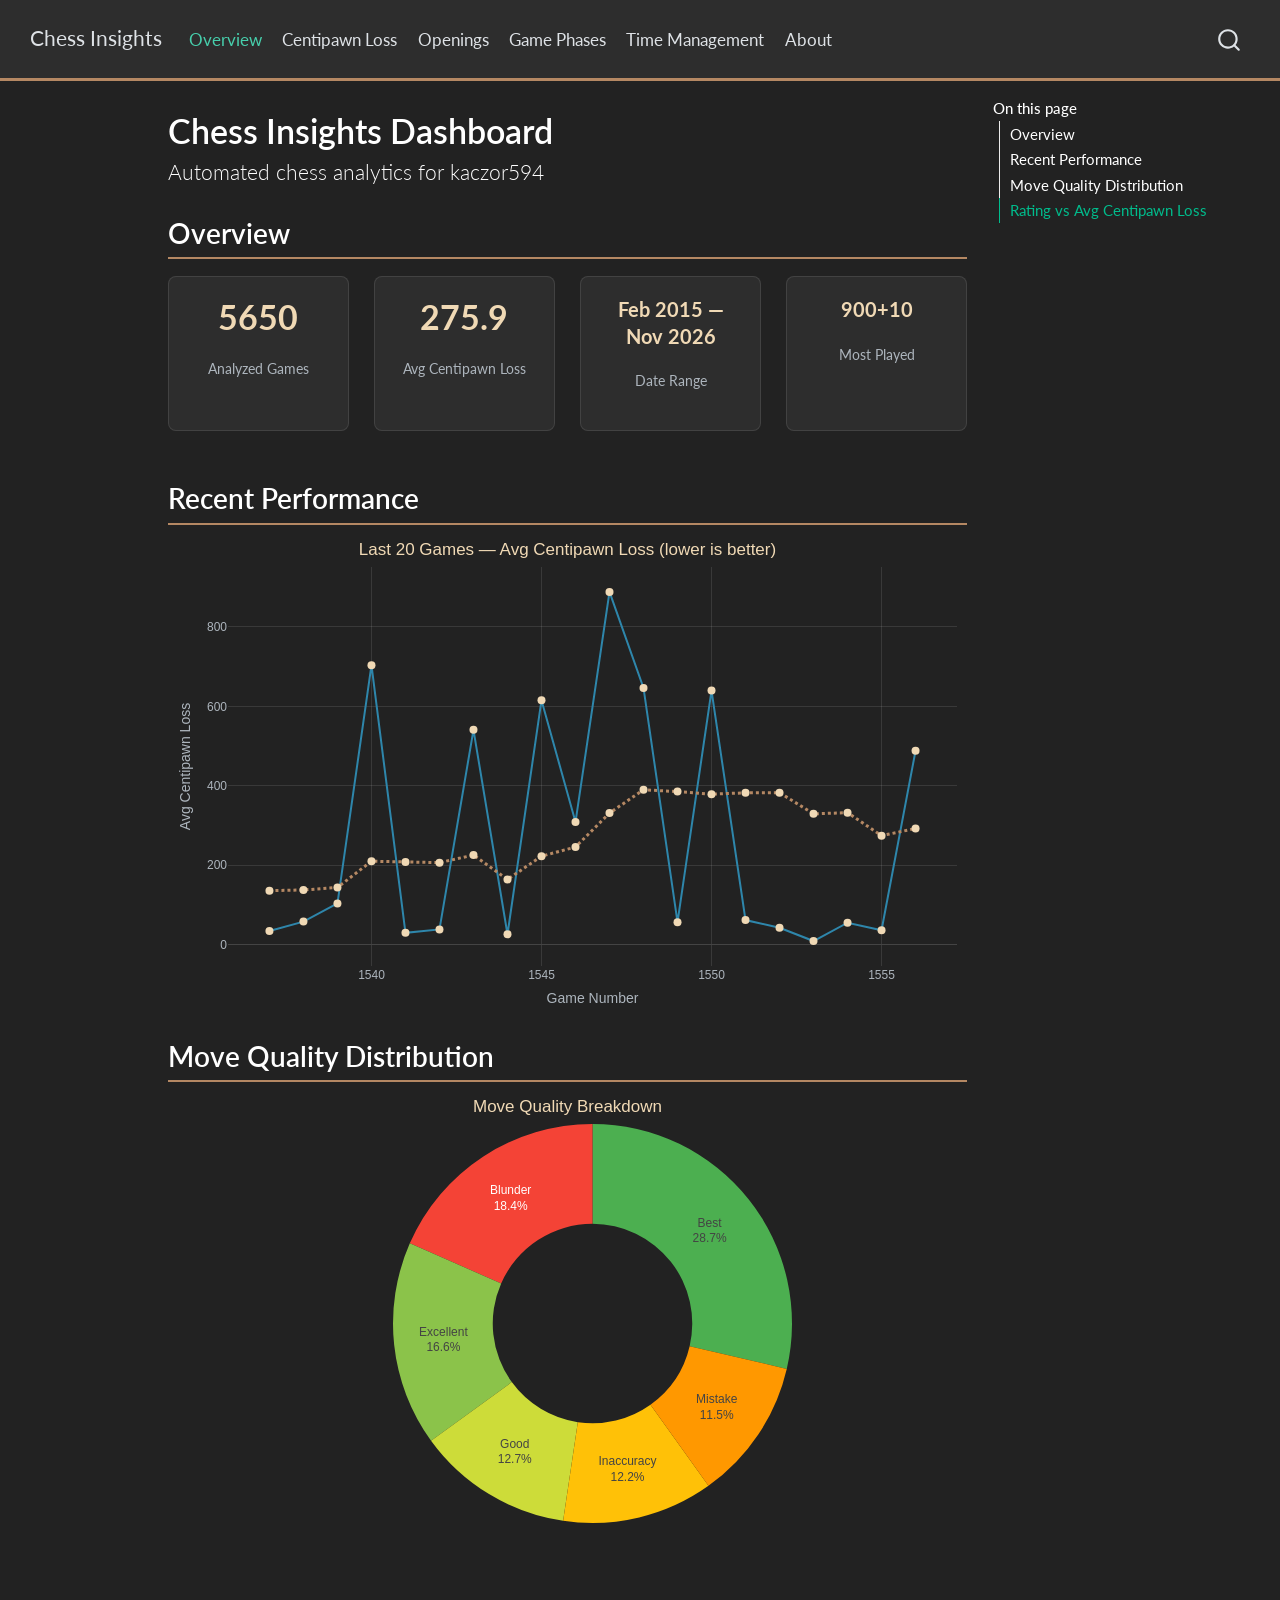
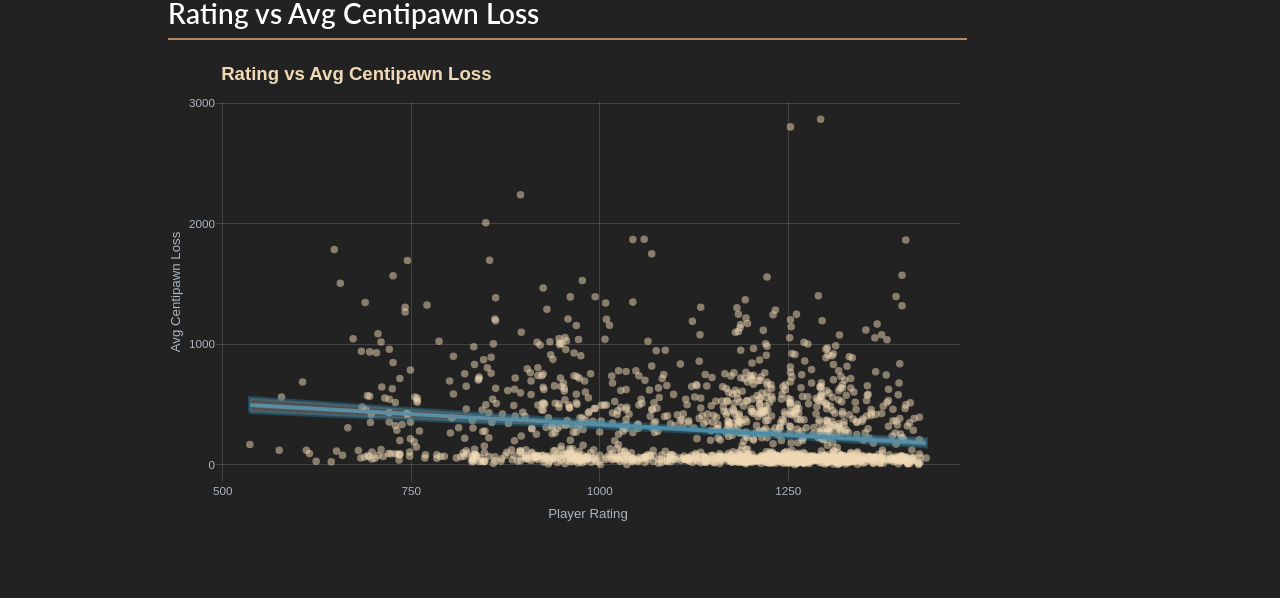
<file: docs/index.html>
<!DOCTYPE html>
<html xmlns="http://www.w3.org/1999/xhtml" lang="en" xml:lang="en"><head>

<meta charset="utf-8">
<meta name="generator" content="quarto-1.6.42">

<meta name="viewport" content="width=device-width, initial-scale=1.0, user-scalable=yes">


<title>Chess Insights Dashboard – Chess Insights</title>
<style>
code{white-space: pre-wrap;}
span.smallcaps{font-variant: small-caps;}
div.columns{display: flex; gap: min(4vw, 1.5em);}
div.column{flex: auto; overflow-x: auto;}
div.hanging-indent{margin-left: 1.5em; text-indent: -1.5em;}
ul.task-list{list-style: none;}
ul.task-list li input[type="checkbox"] {
  width: 0.8em;
  margin: 0 0.8em 0.2em -1em; /* quarto-specific, see https://github.com/quarto-dev/quarto-cli/issues/4556 */ 
  vertical-align: middle;
}
</style>


<script src="site_libs/quarto-nav/quarto-nav.js"></script>
<script src="site_libs/quarto-nav/headroom.min.js"></script>
<script src="site_libs/clipboard/clipboard.min.js"></script>
<script src="site_libs/quarto-search/autocomplete.umd.js"></script>
<script src="site_libs/quarto-search/fuse.min.js"></script>
<script src="site_libs/quarto-search/quarto-search.js"></script>
<meta name="quarto:offset" content="./">
<script src="site_libs/quarto-html/quarto.js"></script>
<script src="site_libs/quarto-html/popper.min.js"></script>
<script src="site_libs/quarto-html/tippy.umd.min.js"></script>
<script src="site_libs/quarto-html/anchor.min.js"></script>
<link href="site_libs/quarto-html/tippy.css" rel="stylesheet">
<link href="site_libs/quarto-html/quarto-syntax-highlighting-dark-b53751a350365c71b6c909e95f209ed1.css" rel="stylesheet" id="quarto-text-highlighting-styles">
<script src="site_libs/bootstrap/bootstrap.min.js"></script>
<link href="site_libs/bootstrap/bootstrap-icons.css" rel="stylesheet">
<link href="site_libs/bootstrap/bootstrap-f7415341d87a957c03202124dd040634.min.css" rel="stylesheet" append-hash="true" id="quarto-bootstrap" data-mode="dark">
<script id="quarto-search-options" type="application/json">{
  "location": "navbar",
  "copy-button": false,
  "collapse-after": 3,
  "panel-placement": "end",
  "type": "overlay",
  "limit": 50,
  "keyboard-shortcut": [
    "f",
    "/",
    "s"
  ],
  "show-item-context": false,
  "language": {
    "search-no-results-text": "No results",
    "search-matching-documents-text": "matching documents",
    "search-copy-link-title": "Copy link to search",
    "search-hide-matches-text": "Hide additional matches",
    "search-more-match-text": "more match in this document",
    "search-more-matches-text": "more matches in this document",
    "search-clear-button-title": "Clear",
    "search-text-placeholder": "",
    "search-detached-cancel-button-title": "Cancel",
    "search-submit-button-title": "Submit",
    "search-label": "Search"
  }
}</script>
<link href="site_libs/htmltools-fill-0.5.8.1/fill.css" rel="stylesheet">
<script src="site_libs/htmlwidgets-1.6.4/htmlwidgets.js"></script>
<script src="site_libs/plotly-binding-4.11.0/plotly.js"></script>
<script src="site_libs/typedarray-0.1/typedarray.min.js"></script>
<script src="site_libs/jquery-3.5.1/jquery.min.js"></script>
<link href="site_libs/crosstalk-1.2.1/css/crosstalk.min.css" rel="stylesheet">
<script src="site_libs/crosstalk-1.2.1/js/crosstalk.min.js"></script>
<link href="site_libs/plotly-htmlwidgets-css-2.11.1/plotly-htmlwidgets.css" rel="stylesheet">
<script src="site_libs/plotly-main-2.11.1/plotly-latest.min.js"></script>


<link rel="stylesheet" href="styles.css">
</head>

<body class="nav-fixed">

<div id="quarto-search-results"></div>
  <header id="quarto-header" class="headroom fixed-top">
    <nav class="navbar navbar-expand-lg " data-bs-theme="dark">
      <div class="navbar-container container-fluid">
      <div class="navbar-brand-container mx-auto">
    <a class="navbar-brand" href="./index.html">
    <span class="navbar-title">Chess Insights</span>
    </a>
  </div>
            <div id="quarto-search" class="" title="Search"></div>
          <button class="navbar-toggler" type="button" data-bs-toggle="collapse" data-bs-target="#navbarCollapse" aria-controls="navbarCollapse" role="menu" aria-expanded="false" aria-label="Toggle navigation" onclick="if (window.quartoToggleHeadroom) { window.quartoToggleHeadroom(); }">
  <span class="navbar-toggler-icon"></span>
</button>
          <div class="collapse navbar-collapse" id="navbarCollapse">
            <ul class="navbar-nav navbar-nav-scroll me-auto">
  <li class="nav-item">
    <a class="nav-link active" href="./index.html" aria-current="page"> 
<span class="menu-text">Overview</span></a>
  </li>  
  <li class="nav-item">
    <a class="nav-link" href="./accuracy.html"> 
<span class="menu-text">Centipawn Loss</span></a>
  </li>  
  <li class="nav-item">
    <a class="nav-link" href="./openings.html"> 
<span class="menu-text">Openings</span></a>
  </li>  
  <li class="nav-item">
    <a class="nav-link" href="./phases.html"> 
<span class="menu-text">Game Phases</span></a>
  </li>  
  <li class="nav-item">
    <a class="nav-link" href="./time-management.html"> 
<span class="menu-text">Time Management</span></a>
  </li>  
  <li class="nav-item">
    <a class="nav-link" href="./about.html"> 
<span class="menu-text">About</span></a>
  </li>  
</ul>
          </div> <!-- /navcollapse -->
            <div class="quarto-navbar-tools">
</div>
      </div> <!-- /container-fluid -->
    </nav>
</header>
<!-- content -->
<div id="quarto-content" class="quarto-container page-columns page-rows-contents page-layout-article page-navbar">
<!-- sidebar -->
<!-- margin-sidebar -->
    <div id="quarto-margin-sidebar" class="sidebar margin-sidebar">
        <nav id="TOC" role="doc-toc" class="toc-active">
    <h2 id="toc-title">On this page</h2>
   
  <ul>
  <li><a href="#overview" id="toc-overview" class="nav-link active" data-scroll-target="#overview">Overview</a></li>
  <li><a href="#recent-performance" id="toc-recent-performance" class="nav-link" data-scroll-target="#recent-performance">Recent Performance</a></li>
  <li><a href="#move-quality-distribution" id="toc-move-quality-distribution" class="nav-link" data-scroll-target="#move-quality-distribution">Move Quality Distribution</a></li>
  <li><a href="#rating-vs-avg-centipawn-loss" id="toc-rating-vs-avg-centipawn-loss" class="nav-link" data-scroll-target="#rating-vs-avg-centipawn-loss">Rating vs Avg Centipawn Loss</a></li>
  </ul>
</nav>
    </div>
<!-- main -->
<main class="content" id="quarto-document-content">

<header id="title-block-header" class="quarto-title-block default">
<div class="quarto-title">
<h1 class="title">Chess Insights Dashboard</h1>
<p class="subtitle lead">Automated chess analytics for kaczor594</p>
</div>



<div class="quarto-title-meta">

    
  
    
  </div>
  


</header>


<section id="overview" class="level2">
<h2 class="anchored" data-anchor-id="overview">Overview</h2>
<div class="grid">
<div class="g-col-3">
<div class="stat-card">
<p><span class="stat-value">5650</span></p>
<p><span class="stat-label">Analyzed Games</span></p>
</div>
</div>
<div class="g-col-3">
<div class="stat-card">
<p><span class="stat-value">275.9</span></p>
<p><span class="stat-label">Avg Centipawn Loss</span></p>
</div>
</div>
<div class="g-col-3">
<div class="stat-card">
<p><span class="stat-value stat-value-small" style="font-size: 1.2rem;">Feb 2015 — Nov 2026</span></p>
<p><span class="stat-label">Date Range</span></p>
</div>
</div>
<div class="g-col-3">
<div class="stat-card">
<p><span class="stat-value stat-value-small" style="font-size: 1.2rem;">900+10</span></p>
<p><span class="stat-label">Most Played</span></p>
</div>
</div>
</div>
</section>
<section id="recent-performance" class="level2">
<h2 class="anchored" data-anchor-id="recent-performance">Recent Performance</h2>
<div class="cell">
<div class="cell-output-display">
<div class="plotly html-widget html-fill-item" id="htmlwidget-3e05ff5d192b1cabd4a3" style="width:100%;height:464px;"></div>
<script type="application/json" data-for="htmlwidget-3e05ff5d192b1cabd4a3">{"x":{"visdat":{"acc45b560838":["function () ","plotlyVisDat"]},"cur_data":"acc45b560838","attrs":{"acc45b560838":{"x":{},"y":{},"mode":"markers+lines","marker":{"size":8,"color":"#f0d9b5"},"line":{"color":"#2E86AB"},"hovertemplate":"Game %{x}<br>ACPL: %{y:.1f}<extra><\/extra>","alpha_stroke":1,"sizes":[10,100],"spans":[1,20],"type":"scatter"},"acc45b560838.1":{"x":{},"y":{},"mode":"lines","marker":{"size":8,"color":"#f0d9b5"},"line":{"color":"#b58863","width":3,"dash":"dot"},"hovertemplate":"Rolling Avg: %{y:.1f}<extra><\/extra>","alpha_stroke":1,"sizes":[10,100],"spans":[1,20],"type":"scatter","name":"Rolling Avg","inherit":true}},"layout":{"margin":{"b":40,"l":60,"t":25,"r":10},"title":{"text":"Last 20 Games — Avg Centipawn Loss (lower is better)","font":{"color":"#f0d9b5"}},"xaxis":{"domain":[0,1],"automargin":true,"title":"Game Number","gridcolor":"rgba(255,255,255,0.1)"},"yaxis":{"domain":[0,1],"automargin":true,"title":"Avg Centipawn Loss","gridcolor":"rgba(255,255,255,0.1)"},"paper_bgcolor":"rgba(0,0,0,0)","plot_bgcolor":"rgba(0,0,0,0)","font":{"color":"#adb5bd"},"showlegend":false,"hovermode":"closest"},"source":"A","config":{"modeBarButtonsToAdd":["hoverclosest","hovercompare"],"showSendToCloud":false},"data":[{"x":[1537,1538,1539,1540,1541,1542,1543,1544,1545,1546,1547,1548,1549,1550,1551,1552,1553,1554,1555,1556],"y":[34.222222222222221,57.945454545454545,103.68181818181814,703.46666666666636,29.705882352941174,38.275862068965509,540.84615384615347,26.095238095238095,615.34285714285681,308.5,887.97674418604697,646.17647058823536,56.600000000000001,639.63076923076869,61.777777777777779,42.400000000000006,9,55.102040816326536,36.333333333333329,488.25],"mode":"markers+lines","marker":{"color":"#f0d9b5","size":8,"line":{"color":"rgba(31,119,180,1)"}},"line":{"color":"#2E86AB"},"hovertemplate":["Game %{x}<br>ACPL: %{y:.1f}<extra><\/extra>","Game %{x}<br>ACPL: %{y:.1f}<extra><\/extra>","Game %{x}<br>ACPL: %{y:.1f}<extra><\/extra>","Game %{x}<br>ACPL: %{y:.1f}<extra><\/extra>","Game %{x}<br>ACPL: %{y:.1f}<extra><\/extra>","Game %{x}<br>ACPL: %{y:.1f}<extra><\/extra>","Game %{x}<br>ACPL: %{y:.1f}<extra><\/extra>","Game %{x}<br>ACPL: %{y:.1f}<extra><\/extra>","Game %{x}<br>ACPL: %{y:.1f}<extra><\/extra>","Game %{x}<br>ACPL: %{y:.1f}<extra><\/extra>","Game %{x}<br>ACPL: %{y:.1f}<extra><\/extra>","Game %{x}<br>ACPL: %{y:.1f}<extra><\/extra>","Game %{x}<br>ACPL: %{y:.1f}<extra><\/extra>","Game %{x}<br>ACPL: %{y:.1f}<extra><\/extra>","Game %{x}<br>ACPL: %{y:.1f}<extra><\/extra>","Game %{x}<br>ACPL: %{y:.1f}<extra><\/extra>","Game %{x}<br>ACPL: %{y:.1f}<extra><\/extra>","Game %{x}<br>ACPL: %{y:.1f}<extra><\/extra>","Game %{x}<br>ACPL: %{y:.1f}<extra><\/extra>","Game %{x}<br>ACPL: %{y:.1f}<extra><\/extra>"],"type":"scatter","error_y":{"color":"rgba(31,119,180,1)"},"error_x":{"color":"rgba(31,119,180,1)"},"xaxis":"x","yaxis":"y","frame":null},{"x":[1537,1538,1539,1540,1541,1542,1543,1544,1545,1546,1547,1548,1549,1550,1551,1552,1553,1554,1555,1556],"y":[135.8457910845745,137.60233653911996,143.91534594350867,210.0935915575437,208.16751312617117,206.45968266640105,225.4052355510164,164.13828877230492,222.6648821788983,245.80821551223164,331.18366770861411,390.00676931289217,385.29858749471038,378.91499775112061,382.12218729360427,382.53460108670771,329.3499857020924,332.25066597420118,274.34971359324885,292.32471359324887],"mode":"lines+markers","marker":{"color":"#f0d9b5","size":8,"line":{"color":"rgba(255,127,14,1)"}},"line":{"color":"#b58863","width":3,"dash":"dot"},"hovertemplate":["Rolling Avg: %{y:.1f}<extra><\/extra>","Rolling Avg: %{y:.1f}<extra><\/extra>","Rolling Avg: %{y:.1f}<extra><\/extra>","Rolling Avg: %{y:.1f}<extra><\/extra>","Rolling Avg: %{y:.1f}<extra><\/extra>","Rolling Avg: %{y:.1f}<extra><\/extra>","Rolling Avg: %{y:.1f}<extra><\/extra>","Rolling Avg: %{y:.1f}<extra><\/extra>","Rolling Avg: %{y:.1f}<extra><\/extra>","Rolling Avg: %{y:.1f}<extra><\/extra>","Rolling Avg: %{y:.1f}<extra><\/extra>","Rolling Avg: %{y:.1f}<extra><\/extra>","Rolling Avg: %{y:.1f}<extra><\/extra>","Rolling Avg: %{y:.1f}<extra><\/extra>","Rolling Avg: %{y:.1f}<extra><\/extra>","Rolling Avg: %{y:.1f}<extra><\/extra>","Rolling Avg: %{y:.1f}<extra><\/extra>","Rolling Avg: %{y:.1f}<extra><\/extra>","Rolling Avg: %{y:.1f}<extra><\/extra>","Rolling Avg: %{y:.1f}<extra><\/extra>"],"type":"scatter","name":"Rolling Avg","error_y":{"color":"rgba(255,127,14,1)"},"error_x":{"color":"rgba(255,127,14,1)"},"xaxis":"x","yaxis":"y","frame":null}],"highlight":{"on":"plotly_click","persistent":false,"dynamic":false,"selectize":false,"opacityDim":0.20000000000000001,"selected":{"opacity":1},"debounce":0},"shinyEvents":["plotly_hover","plotly_click","plotly_selected","plotly_relayout","plotly_brushed","plotly_brushing","plotly_clickannotation","plotly_doubleclick","plotly_deselect","plotly_afterplot","plotly_sunburstclick"],"base_url":"https://plot.ly"},"evals":[],"jsHooks":[]}</script>
</div>
</div>
</section>
<section id="move-quality-distribution" class="level2">
<h2 class="anchored" data-anchor-id="move-quality-distribution">Move Quality Distribution</h2>
<div class="cell">
<div class="cell-output-display">
<div class="plotly html-widget html-fill-item" id="htmlwidget-1c9ecc28322a1c36d0bf" style="width:100%;height:464px;"></div>
<script type="application/json" data-for="htmlwidget-1c9ecc28322a1c36d0bf">{"x":{"visdat":{"acc45e7e2df8":["function () ","plotlyVisDat"]},"cur_data":"acc45e7e2df8","attrs":{"acc45e7e2df8":{"labels":{},"values":{},"hole":0.5,"marker":{"colors":["#4CAF50","#8BC34A","#CDDC39","#FFC107","#FF9800","#F44336"]},"textinfo":"label+percent","hovertemplate":"%{label}: %{value} moves (%{percent})<extra><\/extra>","alpha_stroke":1,"sizes":[10,100],"spans":[1,20],"type":"pie"}},"layout":{"margin":{"b":40,"l":60,"t":25,"r":10},"title":{"text":"Move Quality Breakdown","font":{"color":"#f0d9b5"}},"paper_bgcolor":"rgba(0,0,0,0)","plot_bgcolor":"rgba(0,0,0,0)","font":{"color":"#adb5bd"},"showlegend":false,"hovermode":"closest"},"source":"A","config":{"modeBarButtonsToAdd":["hoverclosest","hovercompare"],"showSendToCloud":false},"data":[{"labels":["Best","Excellent","Good","Inaccuracy","Mistake","Blunder"],"values":[14977,8662,6615,6389,5999,9629],"hole":0.5,"marker":{"color":"rgba(31,119,180,1)","colors":["#4CAF50","#8BC34A","#CDDC39","#FFC107","#FF9800","#F44336"],"line":{"color":"rgba(0,0,0,0)"}},"textinfo":"label+percent","hovertemplate":["%{label}: %{value} moves (%{percent})<extra><\/extra>","%{label}: %{value} moves (%{percent})<extra><\/extra>","%{label}: %{value} moves (%{percent})<extra><\/extra>","%{label}: %{value} moves (%{percent})<extra><\/extra>","%{label}: %{value} moves (%{percent})<extra><\/extra>","%{label}: %{value} moves (%{percent})<extra><\/extra>"],"type":"pie","frame":null}],"highlight":{"on":"plotly_click","persistent":false,"dynamic":false,"selectize":false,"opacityDim":0.20000000000000001,"selected":{"opacity":1},"debounce":0},"shinyEvents":["plotly_hover","plotly_click","plotly_selected","plotly_relayout","plotly_brushed","plotly_brushing","plotly_clickannotation","plotly_doubleclick","plotly_deselect","plotly_afterplot","plotly_sunburstclick"],"base_url":"https://plot.ly"},"evals":[],"jsHooks":[]}</script>
</div>
</div>
</section>
<section id="rating-vs-avg-centipawn-loss" class="level2">
<h2 class="anchored" data-anchor-id="rating-vs-avg-centipawn-loss">Rating vs Avg Centipawn Loss</h2>
<div class="cell">
<div class="cell-output-display">
<div class="plotly html-widget html-fill-item" id="htmlwidget-b8346fc8edc25c92c8b9" style="width:100%;height:464px;"></div>
<script type="application/json" data-for="htmlwidget-b8346fc8edc25c92c8b9">{"x":{"data":[{"x":[1052,910,1071,1033,928,859,806,725,688,648,611,644,683,659,690,721,1255,726,706,734,758,742,723,711,695,713,729,748,729,742,757,771,758,745,755,744,1170,731,721,1262,1026,1134,1007,923,863,821,758,694,1225,1262,1229,651,1290,1336,1371,738,1322,754,768,749,1283,729,748,733,721,735,720,735,749,735,721,710,697,685,606,695,684,1073,949,1059,673,680,977,689,698,692,702,1314,911,1279,1306,1342,806,726,710,1294,1256,1224,1198,1176,1157,1142,1129,1117,1150,1180,1164,1150,1178,1203,1225,1216,749,1198,1182,1204,1186,1157,1171,1184,1196,1181,1157,1178,1189,1166,1184,1194,1209,1217,1230,1215,1223,1209,1204,1212,1194,1177,1191,1175,1185,1194,1202,1186,1175,1164,1176,1184,1174,1182,1172,1163,1150,1143,1157,1170,1160,1151,1142,1134,1152,1139,1159,1138,1119,1076,656,578,536,575,624,666,698,735,696,1033,1033,1033,1123,1178,1116,1107,1013,1089,1139,1109,1072,1160,1196,1147,1175,1136,1134,1107,1087,1118,1100,1085,1113,1118,1103,1090,1078,1067,1111,1134,1094,1090,1110,769,704,745,787,813,837,1122,858,831,1075,810,794,1090,761,784,804,784,1101,802,819,832,833,820,834,849,834,821,834,833,846,859,847,857,846,835,1090,845,836,847,856,847,839,831,823,1074,830,823,831,840,848,840,833,1094,832,824,816,823,832,840,848,856,849,842,843,851,844,853,861,853,862,871,862,853,861,869,861,854,862,870,877,884,875,883,891,898,904,896,902,894,886,895,902,895,886,895,904,1126,895,904,896,888,896,887,879,887,895,715,902,910,901,909,901,910,918,1108,926,935,945,952,961,955,963,955,947,939,948,615,941,949,956,955,961,969,961,969,960,969,976,984,991,999,1008,1017,1009,706,789,1017,1026,1126,1016,1008,1000,992,984,991,1000,1008,1016,1025,1017,1027,1035,1025,1017,1025,1036,1044,1035,1043,1051,1042,1050,1043,1035,1042,1051,1059,1050,1051,1044,1052,1060,1069,1077,1086,1094,1087,1079,1072,1064,1056,1048,1055,1063,1055,1064,1071,1079,1072,1066,1061,1069,1078,1070,1062,1069,1060,1060,1051,1060,1052,1043,1036,1044,1036,1044,1035,1028,1020,1013,1021,1029,1035,1028,1036,1044,1035,1044,1037,1030,1023,1016,1023,1031,1038,1039,1031,1024,1017,1009,1002,1096,994,986,994,1002,993,1067,1097,1117,1138,985,993,985,1159,1187,977,975,969,978,988,980,972,964,971,964,957,949,941,1168,1187,1187,1202,1142,1187,1171,1155,1170,1184,1196,1183,1172,1160,1149,950,1161,1175,1180,959,951,958,1169,1159,1170,1180,966,974,1170,981,1179,1188,1196,1204,1212,988,1220,995,994,985,978,971,1222,1214,963,954,946,937,929,937,944,937,929,938,1222,1214,1221,930,923,930,923,1228,1220,1229,916,908,916,1222,925,917,909,1215,1223,917,925,917,910,918,927,934,927,918,925,934,926,918,917,925,925,1231,934,941,932,939,948,955,946,1240,924,954,946,937,944,953,962,970,971,962,969,1249,960,968,961,1258,953,961,969,961,954,961,1251,970,977,984,977,969,1159,960,968,975,966,1243,1251,1244,973,1252,981,973,981,989,981,974,982,973,965,957,948,957,965,973,1245,1237,1230,1239,965,957,1238,949,941,933,925,932,926,918,909,1176,1229,1236,1227,1191,1173,1183,1168,1154,1171,1159,1147,1168,1180,1212,1197,1180,1165,1173,1183,1184,1171,1187,1202,1218,1232,1215,1229,1242,1255,1267,1278,1288,1298,1259,1298,1261,1295,1264,1293,1266,1243,1220,1239,1255,1235,1217,1204,1191,1172,1156,1142,1127,1116,1099,1113,1129,1114,1128,1112,1125,1140,1127,1111,1099,1083,1070,1082,1067,1082,1098,1082,1023,1087,1032,1020,1093,1027,971,1014,973,1006,971,940,913,1094,1148,1196,1155,1189,1220,1188,1212,1187,1162,1138,1162,1140,888,1118,1135,1152,1166,1148,1134,1132,1146,1128,1114,1127,1140,1152,1140,1128,1118,1107,1119,1130,1122,1133,1123,1132,1141,1133,1142,1151,1142,1150,1159,1168,1175,1183,1190,1182,1189,1196,1204,1213,1221,1230,1222,1213,1213,1221,1212,1220,1227,1235,1242,1241,1250,1241,1248,1240,1232,1241,1232,1241,1248,1241,1248,1240,1248,1248,1255,1246,1254,1255,1264,1272,1264,1256,1269,1281,1292,1282,1293,1303,1313,1303,1292,1281,1292,1302,1310,1302,1310,1318,1309,1319,1309,1301,1310,1319,1310,1301,1293,1303,1294,1302,1310,1302,1294,1302,1310,1301,1293,1285,1277,1269,1261,1253,1245,1254,1245,1254,1263,1271,1279,1271,1263,1254,1262,1254,1262,1253,1246,1239,1231,1222,1230,1221,1215,1207,1200,1192,1201,1193,1201,1193,1201,1191,1199,1208,1201,1194,1187,1194,1186,1177,1169,1162,1170,1179,1188,1195,1185,1193,1201,1192,1183,1191,1185,1178,1187,1194,1188,1196,1204,1196,1188,1179,1186,1195,1204,1195,1187,1195,1203,1212,1203,1195,1186,1194,1201,1208,1216,1224,1232,1238,1247,1255,1263,1269,1277,1284,1276,1284,1274,1266,1258,1268,1268,1276,1267,1276,1266,1259,1252,1261,1252,1242,1250,1241,1233,1227,921,878,801,693,914,946,1220,1228,1236,1244,1236,1228,1218,1211,1219,1226,1233,1241,1233,1225,1219,1212,1212,1221,1213,1221,1229,1236,1228,1237,1247,1238,1228,915,1219,1210,1220,1211,1219,1212,1204,1197,1204,1213,1205,1199,1189,1197,1190,1200,1208,1215,1206,1214,1222,1213,1228,1236,1229,1223,1214,1223,1215,1207,1215,1222,1231,1241,1231,1222,1229,1221,1228,1236,1226,1220,1226,1218,1210,1219,1226,1218,1211,1202,1192,1185,1194,1186,1186,947,981,954,1177,1185,1193,1202,1193,1186,1178,1169,1176,1182,1190,1183,1191,1185,979,1001,1023,1177,1186,1178,1187,1179,1187,1196,1188,1196,1206,1214,1222,1230,1222,1228,1221,1228,1234,1225,1233,1240,1248,1254,1261,1260,1252,1259,1251,1241,1241,1235,1244,1253,1246,1246,1254,1262,1270,1262,1254,1262,1271,1264,1272,1265,1272,1264,1256,1248,1242,1251,1258,1268,1277,1268,1260,1270,1278,1286,1294,1288,1296,1287,1279,1272,1279,1286,1295,1304,1312,1318,1312,1321,1330,1322,1329,1320,1312,1304,1312,1319,1326,1333,1342,1333,1340,1341,1331,1322,1328,1319,1310,1317,1311,1310,1302,1311,1302,1294,1288,1295,1287,1294,1284,1275,1267,1276,1283,1291,1299,1291,1283,1290,1281,1289,1296,1303,1303,1295,1287,1295,1287,1296,1287,1287,1295,1301,1291,1284,1291,1300,1309,1315,1307,1314,1322,1331,1324,1332,1339,1346,1336,1327,1317,1326,1333,1325,1333,1324,1332,1322,1330,1338,1339,1331,1324,1316,1308,1300,1292,1292,1301,1309,1301,1295,1305,1313,1307,1297,1306,1300,1292,1300,1301,1291,1300,1309,1301,1293,1300,1308,1317,1324,1315,1307,1300,1307,1297,1288,1297,1304,1312,1318,1326,1335,1327,1336,1345,1352,1360,1354,1347,1339,1331,1338,1346,1354,1364,1357,1365,1373,1365,1356,1366,1357,1349,1348,1340,1347,1337,1345,1352,1358,1365,1373,1363,1353,1360,1368,1360,1350,1357,1364,1372,1363,1370,1376,1375,1366,1374,1380,1372,1380,1386,1396,1388,1396,1404,1411,1405,1413,1406,1398,1389,1395,1393,1384,1375,1366,1356,1363,1355,1363,1355,1363,1356,1364,1357,1349,1357,1348,1355,1363,1379,1387,1395,1387,1393,1399,1393,1401,1408,1402,1394,1385,1393,1401,1411,1404,1412,1405,1399,1407,1415,1424,1416,1425,1417,1424,1416,1425,1433,1424,1422,1414,1407,1399,1407,1407,1401,1393,1400,1393,1400,1392,1399,1392,1400,1409,1400,1393,1401,1393,1401,1409,1401,1409,1415,1408,1416,1423,1423,1415,1409,1400,1406,1398,1389,1397,1405,1397,1389,1383,1374,1365,1374,1382,1374,1381,1390,1381,1375,1383,1390,1383,1376,1370,1360,1353,1360,1366,1357,1349,1341,1347,1341,1333,1323,1314,1320,1328,1320,1329,1321,1327,1320,1310,1317,1311,1302,1318,1325,1316,1323,1315,1308,978,1316,1324,1316,1308,1300,1309,1301,1293,1284,1276,1268,1276,1269,1262,1253,1261,1253,1253,1253,1253,1253,1253,1253,1253,1253,1253,1253,1253,1262,1270,1278,1270,1278,1270,1262,1262,1262,1271,1279,1287,1279,1279,1271,1263,939,1263,1255,1263,1271,1279,1279,1287,1295,1302,1302,1310,1302,1310,1318,1310,1318,1310,1318,1310,1317,1325,1333,1341,1349,1341,1333,1341,1333,1341,1349,1357,1349,1341,1333,965,1325,1333,1325,1333,1325,1333,1325,1317,1325,1317,1309,1300,1292,1302,1293,1285,1291,1299,1305,1313,1306],"y":[739.16666666666652,302.46511627906983,120.3111111111111,115.38095238095238,54.207792207792231,1003.9000000000002,588.82352941176498,632.659574468085,65.125,1785.6666666666665,121.4375,26.199999999999999,57.608695652173914,79.880597014925385,459.66176470588226,960,121.15384615384615,849,1087.366666666667,41.399999999999999,535.54838709677449,1306.9333333333332,92.230769230769226,646.64864864864865,570.38297872340411,70.461538461538467,92.299999999999997,71.5,517.86486486486478,1267.9347826086955,148.86666666666667,1325.9545454545453,554.82608695652164,1694.4074074074072,563.95454545454527,427.13114754098353,326.07142857142827,288.02500000000009,545.0526315789474,17.363636363636363,66.586206896551715,553.95652173913049,1041.2592592592594,458.54166666666669,508.61538461538458,755.75999999999988,519.63636363636351,67.36666666666666,515.07317073170714,88.89655172413795,546.92592592592609,114.88888888888889,225.71428571428581,83.083333333333343,20.25,335.44444444444446,638.30000000000007,192.77777777777777,58.666666666666671,786.65517241379303,45.357142857142854,326.34210526315769,107.04166666666667,87.387096774193552,355.67647058823536,202.1290322580646,95.666666666666671,93.851851851851848,354.75438596491233,717,433.6538461538463,128,417.44444444444446,480.2592592592593,687.60714285714266,937.40909090909099,943.32352941176464,268.5217391304347,155.90000000000001,1871.4714285714283,1045.4499999999996,120.375,1529.0526315789477,1346.7555555555555,106.58333333333334,574.73684210526301,55.684210526315795,39.1875,57.285714285714285,55.244444444444447,69.882352941176464,108.33333333333334,901.69230769230762,1568.464285714286,1019.9354838709683,681.97826086956525,74.666666666666657,61.941176470588232,88.846153846153854,588.38000000000022,335.51515151515127,653.78125,656.125,59.820512820512818,353.86206896551721,619.194444444444,74,73.34210526315789,448.3384615384615,443.60000000000008,31.44927536231884,77.837209302325576,216.71428571428572,62.919999999999995,594.05555555555566,34.538461538461533,50.65384615384616,224.05454545454546,96.333333333333329,1249.5416666666663,131.9375,49.560000000000002,304.75,50.842105263157897,158.89010989011001,62.666666666666679,1107.2222222222219,20.791666666666668,28.193548387096779,1115.8888888888885,53.8125,226.41379310344823,368.22222222222206,576.22222222222194,205.96969696969703,281.51219512195109,128.625,461.92307692307685,54.928571428571416,34.600000000000001,358.61764705882359,1217.6000000000006,706.84905660377387,85.571428571428584,83.384615384615401,481.09090909090901,247.23809523809513,100.14285714285715,737.07142857142821,1303.3000000000004,327.47058823529431,647.83333333333337,81.277777777777771,421.7407407407407,64.542857142857144,53.557692307692299,206.56451612903228,58.5,21.5,19.5,17.382352941176471,63.557692307692299,93,71.549999999999997,54.583333333333336,469.65217391304327,1506.6296296296302,563.80392156862729,169.02898550724646,122.33333333333331,30,309.18181818181824,48.640000000000001,84.666666666666657,352.87804878048775,106.16981132075469,50.594594594594604,35.352941176470587,19.833333333333332,43.428571428571423,499.68181818181824,59,1158.439024390244,658,66.882352941176464,376.5333333333333,73.777777777777743,32.764705882352942,1172.7222222222219,77.631578947368411,273.5,408.46428571428584,105.27450980392159,836,112.59999999999999,58.82352941176471,324.11764705882359,750.5,47.5,38.5,416.86666666666662,406.92592592592581,639,77.970588235294102,425.24000000000012,1308,341.84999999999985,37.666666666666671,319.25806451612914,83.578947368421055,930.75,418.53571428571422,1026.0333333333338,309.11111111111097,77.85294117647058,650.40625,545,369.64285714285717,947.27272727272691,58.722222222222221,71.925925925925952,64.849999999999994,282.24444444444441,83.920000000000002,389.12280701754418,55.914285714285711,43.192307692307701,264.79487179487171,98.307692307692292,44.769230769230766,35.644444444444446,71.735294117647058,89.340425531914889,2008.5999999999999,832.64285714285734,221.888888888889,129.31578947368422,50.5625,26.904761904761909,13.333333333333332,100.92307692307693,352.70967741935476,873.0799999999997,86.439999999999998,28.666666666666664,277.24444444444441,79.200000000000003,31.962962962962962,760.23684210526301,157.83870967741936,704.28888888888923,63.782608695652172,463.36000000000007,357.70967741935482,38.200000000000003,653.0625,24.785714285714285,28.375,29.846153846153847,714.37777777777728,979.36363636363649,26.486486486486488,305.8219178082191,95.269230769230774,68.27272727272728,118.2608695652174,80.5625,729.82222222222242,281.95918367346968,892.90625,498.31818181818176,59.217391304347835,33.574468085106375,805.5185185185187,454.78723404255339,72.833333333333343,34.565217391304351,226.5,635.39393939393915,423.375,1195.4444444444443,432.46666666666681,68.75,30.083333333333329,1209.875,1697.4782608695655,1385.4285714285716,51.36666666666666,105.19354838709674,42.399999999999999,81.090909090909079,125.91666666666666,32,436.0416666666668,796.65384615384619,240.84615384615364,68.15789473684211,115.36666666666667,492.69565217391289,118,125.70270270270271,34.72307692307691,79.19047619047619,2240,46.634920634920654,563.02222222222247,597.64705882352928,58.321428571428584,1100.6315789473683,721.5,70.083333333333343,628.17647058823513,343.59459459459435,200.70689655172427,105.9047619047619,554.14285714285734,77.48484848484847,300.05263157894728,56.711111111111109,37.777777777777779,403.4375,92.571428571428584,806.03571428571456,37.541666666666671,25.470588235294116,913.69767441860506,89.65625,676.94117647058874,84.5,335.23076923076911,329.18918918918916,956.54838709677415,997.58974358974399,117.16666666666666,324.48571428571415,94.923076923076934,64.288888888888891,51.470588235294116,1029.75,67.5,26.142857142857146,67.416666666666657,119.72222222222223,514.78947368421041,475.19999999999959,1156,50.964285714285708,63.064516129032256,361.24137931034477,26.727272727272727,1342.8235294117646,44.294117647058819,1208.3333333333333,78.035714285714292,69.958333333333343,679.16129032258027,44.333333333333329,74.541666666666671,51.067796610169495,45.685714285714269,272.90243902439016,125.13636363636364,70.478260869565204,52.684210526315795,80.204081632653072,62.771428571428572,738.37931034482767,781.36842105263179,95.390243902439039,29.454545454545453,332.77777777777789,168.15151515151521,430.92592592592592,253.85245901639348,478.18181818181824,1868.1428571428569,375.74074074074065,27.230769230769212,26.189189189189186,100.69230769230769,37.20000000000001,34.685714285714283,301.17948717948713,40.13333333333334,302.19444444444451,62,328.68421052631584,43.28301886792454,270.19047619047615,64.849999999999994,21.638888888888889,1750.4545454545462,279.13333333333344,401.48275862068965,84.259259259259267,951.19047619047581,560.15789473684242,348.21621621621631,87.357142857142847,510.71428571428584,781.75,54.777777777777786,40.666666666666671,544.93181818181824,1025.8499999999999,31.307692307692307,45.9375,515.13043478260897,621.31578947368439,74.678571428571416,460.07352941176504,15.142857142857142,304.5428571428572,60.303030303030305,819.57692307692309,59.952380952380949,63.734693877551003,339.87096774193543,702.93333333333362,497.83333333333331,46.761904761904759,46.960000000000001,1350.0370370370374,77.181818181818187,52.090909090909093,625.1875,618.17647058823525,200.06896551724157,82.021276595744695,51.75555555555556,113.0625,775,478.1264367816093,4.5555555555555554,48.649999999999999,461.08333333333343,60.21875,82.805555555555557,318.79411764705861,68.439999999999998,75,418.74074074074065,280.0750000000001,67.333333333333343,421.88000000000034,55.200000000000003,448.5230769230771,348.16901408450713,497.09090909090907,363.37142857142857,87.095238095238116,1394.7619047619048,441.07407407407419,67.85294117647058,495.4499999999997,468.62222222222221,404.33333333333337,45.076923076923066,51.807692307692307,25.5,430.6538461538463,48.615384615384613,51.89772727272728,68.389830508474589,61.771929824561397,389.41379310344837,57.368421052631589,586.02857142857181,293.63636363636368,756.51282051282067,696.20000000000005,1039.8936170212767,135.125,16.75,61.543478260869591,96.571428571428584,130.10526315789474,117.85714285714285,289.46153846153851,24.9375,722.91071428571468,845.51999999999964,49.966666666666654,62.333333333333329,354.3235294117647,297.09523809523779,75.083333333333343,23.615384615384617,46.477272727272727,358.9375,50.767857142857146,47.138888888888886,724.86666666666667,1007.1904761904756,57.085714285714289,84.060606060606062,28.333333333333336,496.68421052631589,82.5625,1210.1764705882354,526.71428571428555,71.428571428571416,34,42.708333333333329,928.27272727272691,31.920634920634914,363.41176470588238,373.32258064516139,56.049999999999997,34,27.904761904761905,425.95833333333337,44.608695652173914,100.85714285714285,51.061538461538454,30.461538461538463,467.64615384615399,556.42105263157885,79,88.47999999999999,664.13333333333333,75.666666666666657,101.27272727272728,92.666666666666657,505.695652173913,59.916666666666657,70.692307692307708,258.59523809523796,20.9375,314.0512820512821,311.02564102564122,875.444444444444,75.428571428571416,430.88888888888903,50.20000000000001,1290.5,738.78571428571456,60.030303030303038,78.153846153846146,29.5,1004.0999999999999,92.926829268292678,60,764.46666666666647,255.41860465116267,226.77966101694929,1467.8571428571431,1016.3,584.3499999999998,64.448275862068982,53.454545454545467,80.166666666666671,50.399999999999999,71.35294117647058,104.66666666666667,44.958333333333336,53.399999999999999,1021.8333333333337,504,741.90625,454.04761904761892,31.600000000000001,513.52173913043464,66.938775510204081,74.813559322033896,79.416666666666657,754.3283582089548,45.950000000000003,39.238095238095241,267.29268292682934,391.5,60.644067796610166,36.821428571428577,328.65789473684225,477.77999999999986,53.34375,511.71428571428584,12.846153846153847,1048.3,326.55882352941148,302.88888888888908,634.8181818181821,49.451612903225808,732.76923076923094,53.868852459016395,94.17647058823529,70.25,45.84210526315789,133.30000000000001,66.5,204.63793103448276,13.960000000000001,612.83333333333348,57.133333333333333,36.200000000000003,1393.4117647058824,1057.0500000000004,57.177777777777763,60.407407407407412,502.40909090909111,18.5,56.5,42.014084507042249,272.75,53.571428571428577,473.44680851063833,50.885714285714272,905.95652173913038,739.57575757575785,58.210526315789473,17.307692307692307,360.93103448275843,339.96666666666675,1054.4324324324316,33.185185185185183,719.40350877193009,604.11940298507511,22.428571428571427,50.454545454545467,390.9655172413793,51.442307692307701,113.7,85.285714285714278,39.625,720.13043478260886,85.066666666666663,270.32432432432438,37,438.55999999999995,249,1245.25,302.88571428571441,64.090909090909079,369.06060606060606,29.136986301369852,650.78947368421052,512,74.160000000000011,644.84848484848521,10.6875,624.78787878787898,497.28571428571416,695.34482758620709,22.215686274509803,105.75,47.38095238095238,60.113207547169814,59.583333333333336,352.25,25.333333333333336,417.12903225806457,527.5500000000003,236.73076923076908,72.677419354838705,205.2678571428572,264.70000000000005,1100.1714285714281,507.81818181818176,37.807692307692299,45.371428571428574,442.29166666666657,35.083333333333336,51.700000000000003,42.678571428571416,601.88235294117646,30.673913043478262,38.913043478260867,58.027027027027025,62.944444444444436,56.642857142857146,21.923076923076923,68.043478260869563,82.13333333333334,51.941176470588232,12.111111111111111,45.473684210526322,81.035714285714278,2,61.5625,1248.5,54.399999999999999,262.02380952380952,2865.7142857142858,70.8125,647.375,302.27027027027043,61.31818181818182,923.125,70.290322580645167,437.95833333333331,966.27272727272725,42.724137931034484,68.555555555555571,292.8684210526315,362.43333333333339,95.416666666666657,43.75,52.357142857142861,48.974358974358971,218.3333333333334,43.520000000000003,666.42372881355948,73.157894736842124,305.60563380281667,24.31818181818182,53.166666666666671,55.67647058823529,74.387096774193552,716.2682926829267,458.78260869565224,49.589743589743591,77.685714285714283,19.72727272727273,585.10526315789491,82.576923076923066,137.25,33.333333333333329,308.4444444444444,526.9459459459456,68.047619047619051,75.6875,320.08823529411762,134.39999999999998,67.06521739130433,496.14285714285717,45.153846153846153,655.5625,75.15384615384616,62.607142857142861,490.75555555555553,55.178571428571416,395.03571428571422,30.040000000000003,55.369565217391305,46.862068965517246,32.958333333333329,121.86363636363637,530.80952380952385,341.90000000000009,37.280000000000001,56.769230769230766,406.66666666666657,365.77419354838713,51.414285714285711,23.258064516129036,756.79310344827616,286.33333333333314,472.31818181818176,386.1698113207546,39.4375,55.612903225806441,543.79999999999995,39.195121951219519,56.289473684210527,42.565217391304351,750.23333333333323,83.25,349.51612903225833,368.76666666666682,31.348837209302321,32.779411764705884,79.358974358974365,1078.8000000000004,1190.3599999999999,860.0799999999997,31.695652173913043,67.047619047619051,40,411.73076923076911,51.876923076923077,28.078947368421055,11.333333333333332,634.07999999999936,24.344827586206897,55.673469387755091,23.5,376.61290322580635,611.5,687.51612903225839,36.837209302325583,53.523809523809526,21.259259259259256,175.3387096774193,984.23076923076906,49.851851851851855,554.19999999999959,23.736842105263161,492.31818181818176,408.78947368421069,665.86956521739091,83.058823529411768,377.27586206896552,51.1875,37.378787878787875,79.375,111.42857142857142,350.1875,61.599999999999994,57.172413793103452,85.26666666666668,49.033333333333339,17.315789473684212,547.68421052631572,73.051282051282058,38.684210526315795,76.396551724137936,75.428571428571416,57.861111111111121,622.22222222222194,61,67.017857142857167,34.952380952380949,90.982142857142833,425.73076923076911,83.129032258064512,25.333333333333336,43.857142857142861,20.615384615384617,64.395348837209283,572.58181818181856,25.058823529411761,987.58064516129036,60.962962962962976,44.333333333333336,678.76271186440601,279.47058823529443,968.72727272727309,46.82926829268294,58.189189189189193,40.541666666666671,15.076923076923075,57.090909090909093,638.67532467532499,65.282608695652186,260.85106382978728,47.239999999999995,58.638297872340424,833.68085106383012,214.18644067796617,270.95652173913055,911.42857142857167,292.875,18.333333333333336,7.1999999999999993,272.71111111111122,589.10526315789457,59.911764705882355,27.846153846153847,498.71428571428567,69.951219512195124,42.461538461538467,507.33333333333314,202.01754385964921,56.121212121212125,44.961538461538467,100.67307692307693,1145.8809523809518,98.0625,42.058823529411775,53.049999999999997,20.919999999999998,41.592592592592588,1016.2432432432432,183.37704918032782,182.26966292134819,27.5625,81.13333333333334,17.551724137931036,689.375,663.9375,314.97222222222206,38.666666666666664,86.043478260869591,38.871794871794876,65.75,65.162162162162147,61.333333333333336,740.57142857142844,716.71428571428578,58.39622641509434,22.5,30.19230769230769,65.97999999999999,50.645161290322577,54.210526315789473,28.766666666666666,46.531914893617021,468.03999999999985,240.80851063829786,55.757575757575758,769.28571428571445,66.799999999999983,109.14814814814815,533.52380952380975,67,438.21739130434776,55.78688524590163,348.69491525423757,56.051724137931025,83.478260869565204,1369,440.95454545454527,259.75,551.74418604651169,196.09836065573768,406.70588235294139,511.48000000000002,1164.3684210526312,272.06666666666666,47.589743589743591,37.590909090909093,215.70833333333343,81.523809523809504,55.28125,421.51999999999975,35.466666666666669,60.666666666666664,668.45454545454538,359.22580645161298,60.888888888888864,531.26086956521749,46.071428571428584,871.02777777777817,546.57894736842104,92.451612903225808,364.23333333333318,10.857142857142858,725.39534883720899,37.833333333333329,34.703703703703709,15.454545454545455,50.324324324324323,65.578947368421055,24.647058823529413,25.925925925925927,16.800000000000001,568.30952380952442,53.947368421052644,73.260869565217405,60.274509803921582,59.272727272727273,308.37142857142857,83.61904761904762,439.1538461538463,747.34482758620709,32.472972972972961,21,639.96875,50.368421052631582,374.75,427.62962962962962,60.641025641025642,471.32608695652192,513.58333333333348,55.071428571428577,550.1578947368422,203.75,1284.375,69.090909090909079,995,616.51515151515139,695.53333333333353,78.72727272727272,66.882352941176464,68.612903225806448,448.52173913043475,406.07407407407413,48.5,13.34375,269.80952380952385,27.61538461538461,275.97727272727258,44.761904761904759,54.212121212121218,16.769230769230766,33.413793103448278,57.264150943396238,306.80000000000001,76.166666666666657,54.189189189189193,543.29999999999995,448.93421052631589,27.399999999999995,58.393939393939405,562.05882352941171,40.538461538461533,41.263157894736835,279.15789473684225,49.18181818181818,41.106666666666655,52.794871794871796,58.71875,64.27272727272728,66.166666666666657,698.19999999999993,364.96666666666681,37.239130434782609,62.68181818181818,424.96153846153845,744.44444444444412,77.9375,37.299999999999997,701.10000000000002,43.600000000000001,45.189189189189186,40.5,38.95454545454546,44.153846153846153,54.692307692307701,327.26470588235281,36.629629629629633,57.571428571428577,12,48.709090909090911,262.17857142857162,32.424242424242422,33.377358490566031,55.280000000000015,66.631578947368411,731.4137931034486,458.56521739130454,597.44444444444434,265.17647058823536,450.304347826087,1558.3846153846152,25.72727272727273,59.307692307692299,39.076923076923066,602.86842105263167,43.428571428571431,109.14285714285715,570.25641025641028,64.09999999999998,107.82051282051282,487.86363636363654,35.93333333333333,287.26027397260287,400.222222222222,763.8888888888888,91.838709677419331,447.12,272.04081632653038,89.117647058823565,71.179487179487182,269.39534883720938,21.5,264.51111111111118,521.05000000000018,1010.9523809523806,64.225806451612897,539.60526315789457,60.052631578947356,44.814814814814817,58.967741935483872,20.933333333333337,378.81481481481472,50.891891891891888,763.35714285714278,52.560000000000002,38.838235294117645,52.359999999999992,25.821428571428569,325.08823529411757,488.51111111111118,423.20833333333343,53.457142857142856,4.4000000000000004,52.263157894736842,57.06666666666667,1137.5555555555561,311.5142857142859,951.2727272727268,60.652173913043484,33.5,531.76190476190493,71.108108108108098,227.41999999999993,32.285714285714292,55.728813559322042,47.857142857142854,63.69863013698631,686.86666666666667,636.83582089552294,909.03125,16.833333333333332,63.131578947368418,41.152173913043477,15.119999999999999,56.733333333333327,27.882352941176475,35.586206896551722,456.8955223880597,44.301587301587304,321.84210526315763,916.04166666666663,41.648648648648646,34.337837837837839,21.193548387096779,73.305882352941182,60.357142857142861,83.307692307692307,416.7407407407407,74.86363636363636,59.17647058823529,32.93333333333333,103.93103448275862,298.84210526315775,441.23076923076911,34.521739130434781,29.6530612244898,467.93181818181824,38.115384615384613,54.735294117647051,862.08333333333337,36.808510638297861,414,62.608695652173907,588.38888888888891,31.576923076923073,43.944444444444443,25.583333333333332,27.357142857142854,279.97727272727258,86.15384615384616,229.92307692307685,52,55.090909090909072,654.32352941176509,61.087499999999999,49.933333333333337,54.933333333333337,72.63636363636364,68.116279069767458,53.787878787878782,38.761904761904759,214.50909090909099,28.086956521739133,33.545454545454547,35.470588235294116,35.538461538461533,79.523809523809518,268.17391304347836,665.125,37.857142857142861,71.048780487804905,429.16000000000014,595.40540540540553,45.93333333333333,299.98701298701303,54.911764705882355,78.275000000000006,6.875,95.32352941176471,44.361702127659569,252.125,45.627906976744185,440.53846153846155,58.967741935483865,79.627450980392169,82.636363636363654,780.56410256410322,45.527777777777786,33.491228070175431,369.23333333333318,113.52336448598142,296.89473684210537,115.41176470588233,49.266666666666673,54.884615384615387,51.384615384615401,58.256410256410255,71.529411764705898,48,65.84615384615384,1002.3333333333334,35.714285714285708,40.538461538461533,31.739130434782609,52.652173913043484,257.4318181818183,1403.3428571428572,791.53846153846143,536.31111111111147,523.61016949152565,36.640000000000008,278.66666666666663,570.33333333333337,46.875,15.394736842105265,37.145833333333329,64.685714285714283,47.757575757575765,59.727272727272712,45.756756756756751,44.31818181818182,351.76666666666682,54.40625,47.042553191489375,41.034482758620683,452,38.148148148148145,321,21,22.285714285714288,897.95652173913038,74.756756756756758,48.75,52.5,50.919999999999995,381.05263157894734,289.07317073170725,340.61764705882359,42.239999999999995,36.61904761904762,51.789473684210535,30.84615384615385,360.90909090909099,52.463768115942045,420.68965517241378,19.133333333333336,28.06666666666667,52.082474226804116,416.48000000000025,64.879999999999995,60.580645161290327,362.5333333333333,511.5,42.228571428571435,531.55172413793093,20,48.404255319148945,466.43478260869546,54.59375,275.9831932773111,25.746031746031747,55.666666666666671,64.538461538461533,58.555555555555564,370.62962962962968,46.932203389830505,960.09090909090901,46.35164835164835,371.83333333333337,318.81818181818176,181.71830985915491,615.95918367346974,226.88461538461547,68.200000000000003,905.78260869565213,317.777777777778,330.61194029850759,59.551020408163275,232.67241379310357,84.269230769230774,54.857142857142854,60.219178082191789,483.21739130434776,208.37288135593226,38.8125,36.466666666666669,61.058823529411768,8.5999999999999996,888.20833333333337,577.38888888888903,25.732142857142861,38,265.93589743589723,410.50943396226421,534.10810810810801,72.870967741935488,519.17500000000018,67.542857142857144,63.625,40.75,406.19607843137265,58.633333333333304,63.523809523809526,52.872340425531917,66.5,48.466666666666669,585.94230769230728,68.482758620689651,224.07692307692321,380.79999999999995,52.205882352941181,459.41304347826087,30.56451612903226,604.33333333333337,28.611111111111111,20.605263157894736,59.34375,1055.1621621621616,26.371428571428574,181.98387096774212,1118.7941176470583,431.62962962962962,1167.6666666666667,67.181818181818187,206.89830508474589,64.150943396226396,56,12.619047619047619,61.969696969696948,31.46875,13.714285714285714,48.611111111111128,418.55999999999983,426.03846153846195,745.68292682926847,59.745762711864415,52.103448275862064,45.744186046511615,9.884615384615385,239.25,581.27027027027054,39.041666666666671,348.93333333333334,468.31818181818176,30.93548387096774,498.04166666666674,385.03703703703695,44.916666666666664,332.20289855072491,173.93055555555549,85.17647058823529,98.608695652173921,58.36363636363636,49.02325581395349,30.924999999999997,578.04999999999984,16.111111111111107,56,14.75,300.29729729729718,65.92647058823529,52.764705882352956,65.439999999999998,37.212765957446813,362.90909090909099,656.34375,37.615384615384613,41.538461538461533,55.551724137931025,54.666666666666657,58.425531914893597,45.439024390243901,256.17045454545456,52.433962264150942,1572,15.333333333333332,228.14285714285722,42.75,38.36363636363636,35.375,55.36363636363636,11.888888888888889,204.96363636363634,515.09302325581439,64.264705882352942,43.666666666666671,64.955223880597003,37.600000000000001,209.015625,287.72499999999985,20,385.90384615384642,91.681818181818187,60.773584905660371,63.303030303030297,57.724999999999987,394.76666666666682,24.56666666666667,124.8,40.25,74.21875,44.321428571428577,27.822916666666668,58.024999999999999,56.805555555555557,61.09375,364.125,32.196078431372548,264.02439024390242,50.875,50.548387096774185,36.806451612903224,11.6,72.538461538461533,72.678571428571416,76.275862068965509,1396.7142857142853,1319.2608695652177,9.0999999999999996,41.903225806451616,58,50.654545454545456,323.55813953488376,38.84375,10.25,3.666666666666667,60.205882352941181,34.63636363636364,222.96000000000015,1865.0769230769235,838.58333333333337,461.04347826086951,678.89130434782544,60.791666666666671,33.599999999999994,366.68965517241406,534.142857142857,63.935483870967737,51.833333333333329,1078.8888888888885,40.674418604651152,56.458333333333343,1037.5999999999999,27.411764705882355,517.89999999999998,124.66666666666666,627,43.615384615384613,320.9729729729728,486.59375,89.695652173913047,46.923076923076934,61.772727272727266,459.9347826086954,772.77499999999986,74.346153846153854,79.205882352941188,99.625,50.916666666666657,359.86206896551715,30.75,66.318181818181813,254.04651162790719,733.23333333333323,818.11538461538487,272.95652173913061,23.866666666666664,524.86363636363649,26.222222222222218,83.78947368421052,55.900000000000006,47.324324324324323,68.642857142857139,352.91666666666663,24.666666666666668,273.625,311.38888888888908,50.760000000000005,144.80000000000001,99.342857142857127,163.74358974358969,4.545454545454545,37,104.65116279069768,38.36363636363636,71.84375,561.52631578947398,45.577777777777776,80.59999999999998,310.5142857142859,37.851851851851855,67.972222222222243,565.78947368421086,221.50980392156887,78.77500000000002,54.18181818181818,20.034482758620687,271.47619047619037,812.16216216216208,542.71428571428532,768.28125,1203.6785714285711,491.84615384615375,423.19607843137237,316.77027027027043,16.333333333333336,99.625,517.34146341463406,2802.6428571428569,379.75510204081672,50.399999999999999,41.590909090909093,67.242424242424249,48.685714285714283,16.047619047619051,502.47619047619031,58.166666666666671,34.978260869565219,13.071428571428571,33.56818181818182,552.44444444444423,31.604166666666668,67.777777777777786,374.59375,66.095238095238102,48.74074074074074,97.5,730.15555555555522,38.206896551724142,20.960000000000001,49.827586206896548,75.647058823529392,424.67391304347842,1195.4400000000003,51.684210526315795,162.8051948051947,705.6136363636366,61.355555555555554,922.30434782608654,36,61.949152542372886,57.658536585365859,331.21212121212125,1078,120.07692307692307,13.142857142857144,53.190476190476183,52.857142857142854,35.0625,15.611111111111109,85.4375,716.18604651162832,53.127272727272725,40.380000000000003,40.551724137931025,41.684210526315795,48.966666666666661,55.354166666666664,351.390625,638.76470588235281,30.076923076923077,77.066666666666663,34.222222222222221,57.945454545454545,103.68181818181814,703.46666666666636,29.705882352941174,38.275862068965509,540.84615384615347,26.095238095238095,615.34285714285681,308.5,887.97674418604697,646.17647058823536,56.600000000000001,639.63076923076869,61.777777777777779,42.400000000000006,9,55.102040816326536,36.333333333333329,488.25],"text":["player_rating: 1052<br />accuracy:  739.166667","player_rating:  910<br />accuracy:  302.465116","player_rating: 1071<br />accuracy:  120.311111","player_rating: 1033<br />accuracy:  115.380952","player_rating:  928<br />accuracy:   54.207792","player_rating:  859<br />accuracy: 1003.900000","player_rating:  806<br />accuracy:  588.823529","player_rating:  725<br />accuracy:  632.659574","player_rating:  688<br />accuracy:   65.125000","player_rating:  648<br />accuracy: 1785.666667","player_rating:  611<br />accuracy:  121.437500","player_rating:  644<br />accuracy:   26.200000","player_rating:  683<br />accuracy:   57.608696","player_rating:  659<br />accuracy:   79.880597","player_rating:  690<br />accuracy:  459.661765","player_rating:  721<br />accuracy:  960.000000","player_rating: 1255<br />accuracy:  121.153846","player_rating:  726<br />accuracy:  849.000000","player_rating:  706<br />accuracy: 1087.366667","player_rating:  734<br />accuracy:   41.400000","player_rating:  758<br />accuracy:  535.548387","player_rating:  742<br />accuracy: 1306.933333","player_rating:  723<br />accuracy:   92.230769","player_rating:  711<br />accuracy:  646.648649","player_rating:  695<br />accuracy:  570.382979","player_rating:  713<br />accuracy:   70.461538","player_rating:  729<br />accuracy:   92.300000","player_rating:  748<br />accuracy:   71.500000","player_rating:  729<br />accuracy:  517.864865","player_rating:  742<br />accuracy: 1267.934783","player_rating:  757<br />accuracy:  148.866667","player_rating:  771<br />accuracy: 1325.954545","player_rating:  758<br />accuracy:  554.826087","player_rating:  745<br />accuracy: 1694.407407","player_rating:  755<br />accuracy:  563.954545","player_rating:  744<br />accuracy:  427.131148","player_rating: 1170<br />accuracy:  326.071429","player_rating:  731<br />accuracy:  288.025000","player_rating:  721<br />accuracy:  545.052632","player_rating: 1262<br />accuracy:   17.363636","player_rating: 1026<br />accuracy:   66.586207","player_rating: 1134<br />accuracy:  553.956522","player_rating: 1007<br />accuracy: 1041.259259","player_rating:  923<br />accuracy:  458.541667","player_rating:  863<br />accuracy:  508.615385","player_rating:  821<br />accuracy:  755.760000","player_rating:  758<br />accuracy:  519.636364","player_rating:  694<br />accuracy:   67.366667","player_rating: 1225<br />accuracy:  515.073171","player_rating: 1262<br />accuracy:   88.896552","player_rating: 1229<br />accuracy:  546.925926","player_rating:  651<br />accuracy:  114.888889","player_rating: 1290<br />accuracy:  225.714286","player_rating: 1336<br />accuracy:   83.083333","player_rating: 1371<br />accuracy:   20.250000","player_rating:  738<br />accuracy:  335.444444","player_rating: 1322<br />accuracy:  638.300000","player_rating:  754<br />accuracy:  192.777778","player_rating:  768<br />accuracy:   58.666667","player_rating:  749<br />accuracy:  786.655172","player_rating: 1283<br />accuracy:   45.357143","player_rating:  729<br />accuracy:  326.342105","player_rating:  748<br />accuracy:  107.041667","player_rating:  733<br />accuracy:   87.387097","player_rating:  721<br />accuracy:  355.676471","player_rating:  735<br />accuracy:  202.129032","player_rating:  720<br />accuracy:   95.666667","player_rating:  735<br />accuracy:   93.851852","player_rating:  749<br />accuracy:  354.754386","player_rating:  735<br />accuracy:  717.000000","player_rating:  721<br />accuracy:  433.653846","player_rating:  710<br />accuracy:  128.000000","player_rating:  697<br />accuracy:  417.444444","player_rating:  685<br />accuracy:  480.259259","player_rating:  606<br />accuracy:  687.607143","player_rating:  695<br />accuracy:  937.409091","player_rating:  684<br />accuracy:  943.323529","player_rating: 1073<br />accuracy:  268.521739","player_rating:  949<br />accuracy:  155.900000","player_rating: 1059<br />accuracy: 1871.471429","player_rating:  673<br />accuracy: 1045.450000","player_rating:  680<br />accuracy:  120.375000","player_rating:  977<br />accuracy: 1529.052632","player_rating:  689<br />accuracy: 1346.755556","player_rating:  698<br />accuracy:  106.583333","player_rating:  692<br />accuracy:  574.736842","player_rating:  702<br />accuracy:   55.684211","player_rating: 1314<br />accuracy:   39.187500","player_rating:  911<br />accuracy:   57.285714","player_rating: 1279<br />accuracy:   55.244444","player_rating: 1306<br />accuracy:   69.882353","player_rating: 1342<br />accuracy:  108.333333","player_rating:  806<br />accuracy:  901.692308","player_rating:  726<br />accuracy: 1568.464286","player_rating:  710<br />accuracy: 1019.935484","player_rating: 1294<br />accuracy:  681.978261","player_rating: 1256<br />accuracy:   74.666667","player_rating: 1224<br />accuracy:   61.941176","player_rating: 1198<br />accuracy:   88.846154","player_rating: 1176<br />accuracy:  588.380000","player_rating: 1157<br />accuracy:  335.515152","player_rating: 1142<br />accuracy:  653.781250","player_rating: 1129<br />accuracy:  656.125000","player_rating: 1117<br />accuracy:   59.820513","player_rating: 1150<br />accuracy:  353.862069","player_rating: 1180<br />accuracy:  619.194444","player_rating: 1164<br />accuracy:   74.000000","player_rating: 1150<br />accuracy:   73.342105","player_rating: 1178<br />accuracy:  448.338462","player_rating: 1203<br />accuracy:  443.600000","player_rating: 1225<br />accuracy:   31.449275","player_rating: 1216<br />accuracy:   77.837209","player_rating:  749<br />accuracy:  216.714286","player_rating: 1198<br />accuracy:   62.920000","player_rating: 1182<br />accuracy:  594.055556","player_rating: 1204<br />accuracy:   34.538462","player_rating: 1186<br />accuracy:   50.653846","player_rating: 1157<br />accuracy:  224.054545","player_rating: 1171<br />accuracy:   96.333333","player_rating: 1184<br />accuracy: 1249.541667","player_rating: 1196<br />accuracy:  131.937500","player_rating: 1181<br />accuracy:   49.560000","player_rating: 1157<br />accuracy:  304.750000","player_rating: 1178<br />accuracy:   50.842105","player_rating: 1189<br />accuracy:  158.890110","player_rating: 1166<br />accuracy:   62.666667","player_rating: 1184<br />accuracy: 1107.222222","player_rating: 1194<br />accuracy:   20.791667","player_rating: 1209<br />accuracy:   28.193548","player_rating: 1217<br />accuracy: 1115.888889","player_rating: 1230<br />accuracy:   53.812500","player_rating: 1215<br />accuracy:  226.413793","player_rating: 1223<br />accuracy:  368.222222","player_rating: 1209<br />accuracy:  576.222222","player_rating: 1204<br />accuracy:  205.969697","player_rating: 1212<br />accuracy:  281.512195","player_rating: 1194<br />accuracy:  128.625000","player_rating: 1177<br />accuracy:  461.923077","player_rating: 1191<br />accuracy:   54.928571","player_rating: 1175<br />accuracy:   34.600000","player_rating: 1185<br />accuracy:  358.617647","player_rating: 1194<br />accuracy: 1217.600000","player_rating: 1202<br />accuracy:  706.849057","player_rating: 1186<br />accuracy:   85.571429","player_rating: 1175<br />accuracy:   83.384615","player_rating: 1164<br />accuracy:  481.090909","player_rating: 1176<br />accuracy:  247.238095","player_rating: 1184<br />accuracy:  100.142857","player_rating: 1174<br />accuracy:  737.071429","player_rating: 1182<br />accuracy: 1303.300000","player_rating: 1172<br />accuracy:  327.470588","player_rating: 1163<br />accuracy:  647.833333","player_rating: 1150<br />accuracy:   81.277778","player_rating: 1143<br />accuracy:  421.740741","player_rating: 1157<br />accuracy:   64.542857","player_rating: 1170<br />accuracy:   53.557692","player_rating: 1160<br />accuracy:  206.564516","player_rating: 1151<br />accuracy:   58.500000","player_rating: 1142<br />accuracy:   21.500000","player_rating: 1134<br />accuracy:   19.500000","player_rating: 1152<br />accuracy:   17.382353","player_rating: 1139<br />accuracy:   63.557692","player_rating: 1159<br />accuracy:   93.000000","player_rating: 1138<br />accuracy:   71.550000","player_rating: 1119<br />accuracy:   54.583333","player_rating: 1076<br />accuracy:  469.652174","player_rating:  656<br />accuracy: 1506.629630","player_rating:  578<br />accuracy:  563.803922","player_rating:  536<br />accuracy:  169.028986","player_rating:  575<br />accuracy:  122.333333","player_rating:  624<br />accuracy:   30.000000","player_rating:  666<br />accuracy:  309.181818","player_rating:  698<br />accuracy:   48.640000","player_rating:  735<br />accuracy:   84.666667","player_rating:  696<br />accuracy:  352.878049","player_rating: 1033<br />accuracy:  106.169811","player_rating: 1033<br />accuracy:   50.594595","player_rating: 1033<br />accuracy:   35.352941","player_rating: 1123<br />accuracy:   19.833333","player_rating: 1178<br />accuracy:   43.428571","player_rating: 1116<br />accuracy:  499.681818","player_rating: 1107<br />accuracy:   59.000000","player_rating: 1013<br />accuracy: 1158.439024","player_rating: 1089<br />accuracy:  658.000000","player_rating: 1139<br />accuracy:   66.882353","player_rating: 1109<br />accuracy:  376.533333","player_rating: 1072<br />accuracy:   73.777778","player_rating: 1160<br />accuracy:   32.764706","player_rating: 1196<br />accuracy: 1172.722222","player_rating: 1147<br />accuracy:   77.631579","player_rating: 1175<br />accuracy:  273.500000","player_rating: 1136<br />accuracy:  408.464286","player_rating: 1134<br />accuracy:  105.274510","player_rating: 1107<br />accuracy:  836.000000","player_rating: 1087<br />accuracy:  112.600000","player_rating: 1118<br />accuracy:   58.823529","player_rating: 1100<br />accuracy:  324.117647","player_rating: 1085<br />accuracy:  750.500000","player_rating: 1113<br />accuracy:   47.500000","player_rating: 1118<br />accuracy:   38.500000","player_rating: 1103<br />accuracy:  416.866667","player_rating: 1090<br />accuracy:  406.925926","player_rating: 1078<br />accuracy:  639.000000","player_rating: 1067<br />accuracy:   77.970588","player_rating: 1111<br />accuracy:  425.240000","player_rating: 1134<br />accuracy: 1308.000000","player_rating: 1094<br />accuracy:  341.850000","player_rating: 1090<br />accuracy:   37.666667","player_rating: 1110<br />accuracy:  319.258065","player_rating:  769<br />accuracy:   83.578947","player_rating:  704<br />accuracy:  930.750000","player_rating:  745<br />accuracy:  418.535714","player_rating:  787<br />accuracy: 1026.033333","player_rating:  813<br />accuracy:  309.111111","player_rating:  837<br />accuracy:   77.852941","player_rating: 1122<br />accuracy:  650.406250","player_rating:  858<br />accuracy:  545.000000","player_rating:  831<br />accuracy:  369.642857","player_rating: 1075<br />accuracy:  947.272727","player_rating:  810<br />accuracy:   58.722222","player_rating:  794<br />accuracy:   71.925926","player_rating: 1090<br />accuracy:   64.850000","player_rating:  761<br />accuracy:  282.244444","player_rating:  784<br />accuracy:   83.920000","player_rating:  804<br />accuracy:  389.122807","player_rating:  784<br />accuracy:   55.914286","player_rating: 1101<br />accuracy:   43.192308","player_rating:  802<br />accuracy:  264.794872","player_rating:  819<br />accuracy:   98.307692","player_rating:  832<br />accuracy:   44.769231","player_rating:  833<br />accuracy:   35.644444","player_rating:  820<br />accuracy:   71.735294","player_rating:  834<br />accuracy:   89.340426","player_rating:  849<br />accuracy: 2008.600000","player_rating:  834<br />accuracy:  832.642857","player_rating:  821<br />accuracy:  221.888889","player_rating:  834<br />accuracy:  129.315789","player_rating:  833<br />accuracy:   50.562500","player_rating:  846<br />accuracy:   26.904762","player_rating:  859<br />accuracy:   13.333333","player_rating:  847<br />accuracy:  100.923077","player_rating:  857<br />accuracy:  352.709677","player_rating:  846<br />accuracy:  873.080000","player_rating:  835<br />accuracy:   86.440000","player_rating: 1090<br />accuracy:   28.666667","player_rating:  845<br />accuracy:  277.244444","player_rating:  836<br />accuracy:   79.200000","player_rating:  847<br />accuracy:   31.962963","player_rating:  856<br />accuracy:  760.236842","player_rating:  847<br />accuracy:  157.838710","player_rating:  839<br />accuracy:  704.288889","player_rating:  831<br />accuracy:   63.782609","player_rating:  823<br />accuracy:  463.360000","player_rating: 1074<br />accuracy:  357.709677","player_rating:  830<br />accuracy:   38.200000","player_rating:  823<br />accuracy:  653.062500","player_rating:  831<br />accuracy:   24.785714","player_rating:  840<br />accuracy:   28.375000","player_rating:  848<br />accuracy:   29.846154","player_rating:  840<br />accuracy:  714.377778","player_rating:  833<br />accuracy:  979.363636","player_rating: 1094<br />accuracy:   26.486486","player_rating:  832<br />accuracy:  305.821918","player_rating:  824<br />accuracy:   95.269231","player_rating:  816<br />accuracy:   68.272727","player_rating:  823<br />accuracy:  118.260870","player_rating:  832<br />accuracy:   80.562500","player_rating:  840<br />accuracy:  729.822222","player_rating:  848<br />accuracy:  281.959184","player_rating:  856<br />accuracy:  892.906250","player_rating:  849<br />accuracy:  498.318182","player_rating:  842<br />accuracy:   59.217391","player_rating:  843<br />accuracy:   33.574468","player_rating:  851<br />accuracy:  805.518519","player_rating:  844<br />accuracy:  454.787234","player_rating:  853<br />accuracy:   72.833333","player_rating:  861<br />accuracy:   34.565217","player_rating:  853<br />accuracy:  226.500000","player_rating:  862<br />accuracy:  635.393939","player_rating:  871<br />accuracy:  423.375000","player_rating:  862<br />accuracy: 1195.444444","player_rating:  853<br />accuracy:  432.466667","player_rating:  861<br />accuracy:   68.750000","player_rating:  869<br />accuracy:   30.083333","player_rating:  861<br />accuracy: 1209.875000","player_rating:  854<br />accuracy: 1697.478261","player_rating:  862<br />accuracy: 1385.428571","player_rating:  870<br />accuracy:   51.366667","player_rating:  877<br />accuracy:  105.193548","player_rating:  884<br />accuracy:   42.400000","player_rating:  875<br />accuracy:   81.090909","player_rating:  883<br />accuracy:  125.916667","player_rating:  891<br />accuracy:   32.000000","player_rating:  898<br />accuracy:  436.041667","player_rating:  904<br />accuracy:  796.653846","player_rating:  896<br />accuracy:  240.846154","player_rating:  902<br />accuracy:   68.157895","player_rating:  894<br />accuracy:  115.366667","player_rating:  886<br />accuracy:  492.695652","player_rating:  895<br />accuracy:  118.000000","player_rating:  902<br />accuracy:  125.702703","player_rating:  895<br />accuracy:   34.723077","player_rating:  886<br />accuracy:   79.190476","player_rating:  895<br />accuracy: 2240.000000","player_rating:  904<br />accuracy:   46.634921","player_rating: 1126<br />accuracy:  563.022222","player_rating:  895<br />accuracy:  597.647059","player_rating:  904<br />accuracy:   58.321429","player_rating:  896<br />accuracy: 1100.631579","player_rating:  888<br />accuracy:  721.500000","player_rating:  896<br />accuracy:   70.083333","player_rating:  887<br />accuracy:  628.176471","player_rating:  879<br />accuracy:  343.594595","player_rating:  887<br />accuracy:  200.706897","player_rating:  895<br />accuracy:  105.904762","player_rating:  715<br />accuracy:  554.142857","player_rating:  902<br />accuracy:   77.484848","player_rating:  910<br />accuracy:  300.052632","player_rating:  901<br />accuracy:   56.711111","player_rating:  909<br />accuracy:   37.777778","player_rating:  901<br />accuracy:  403.437500","player_rating:  910<br />accuracy:   92.571429","player_rating:  918<br />accuracy:  806.035714","player_rating: 1108<br />accuracy:   37.541667","player_rating:  926<br />accuracy:   25.470588","player_rating:  935<br />accuracy:  913.697674","player_rating:  945<br />accuracy:   89.656250","player_rating:  952<br />accuracy:  676.941176","player_rating:  961<br />accuracy:   84.500000","player_rating:  955<br />accuracy:  335.230769","player_rating:  963<br />accuracy:  329.189189","player_rating:  955<br />accuracy:  956.548387","player_rating:  947<br />accuracy:  997.589744","player_rating:  939<br />accuracy:  117.166667","player_rating:  948<br />accuracy:  324.485714","player_rating:  615<br />accuracy:   94.923077","player_rating:  941<br />accuracy:   64.288889","player_rating:  949<br />accuracy:   51.470588","player_rating:  956<br />accuracy: 1029.750000","player_rating:  955<br />accuracy:   67.500000","player_rating:  961<br />accuracy:   26.142857","player_rating:  969<br />accuracy:   67.416667","player_rating:  961<br />accuracy:  119.722222","player_rating:  969<br />accuracy:  514.789474","player_rating:  960<br />accuracy:  475.200000","player_rating:  969<br />accuracy: 1156.000000","player_rating:  976<br />accuracy:   50.964286","player_rating:  984<br />accuracy:   63.064516","player_rating:  991<br />accuracy:  361.241379","player_rating:  999<br />accuracy:   26.727273","player_rating: 1008<br />accuracy: 1342.823529","player_rating: 1017<br />accuracy:   44.294118","player_rating: 1009<br />accuracy: 1208.333333","player_rating:  706<br />accuracy:   78.035714","player_rating:  789<br />accuracy:   69.958333","player_rating: 1017<br />accuracy:  679.161290","player_rating: 1026<br />accuracy:   44.333333","player_rating: 1126<br />accuracy:   74.541667","player_rating: 1016<br />accuracy:   51.067797","player_rating: 1008<br />accuracy:   45.685714","player_rating: 1000<br />accuracy:  272.902439","player_rating:  992<br />accuracy:  125.136364","player_rating:  984<br />accuracy:   70.478261","player_rating:  991<br />accuracy:   52.684211","player_rating: 1000<br />accuracy:   80.204082","player_rating: 1008<br />accuracy:   62.771429","player_rating: 1016<br />accuracy:  738.379310","player_rating: 1025<br />accuracy:  781.368421","player_rating: 1017<br />accuracy:   95.390244","player_rating: 1027<br />accuracy:   29.454545","player_rating: 1035<br />accuracy:  332.777778","player_rating: 1025<br />accuracy:  168.151515","player_rating: 1017<br />accuracy:  430.925926","player_rating: 1025<br />accuracy:  253.852459","player_rating: 1036<br />accuracy:  478.181818","player_rating: 1044<br />accuracy: 1868.142857","player_rating: 1035<br />accuracy:  375.740741","player_rating: 1043<br />accuracy:   27.230769","player_rating: 1051<br />accuracy:   26.189189","player_rating: 1042<br />accuracy:  100.692308","player_rating: 1050<br />accuracy:   37.200000","player_rating: 1043<br />accuracy:   34.685714","player_rating: 1035<br />accuracy:  301.179487","player_rating: 1042<br />accuracy:   40.133333","player_rating: 1051<br />accuracy:  302.194444","player_rating: 1059<br />accuracy:   62.000000","player_rating: 1050<br />accuracy:  328.684211","player_rating: 1051<br />accuracy:   43.283019","player_rating: 1044<br />accuracy:  270.190476","player_rating: 1052<br />accuracy:   64.850000","player_rating: 1060<br />accuracy:   21.638889","player_rating: 1069<br />accuracy: 1750.454545","player_rating: 1077<br />accuracy:  279.133333","player_rating: 1086<br />accuracy:  401.482759","player_rating: 1094<br />accuracy:   84.259259","player_rating: 1087<br />accuracy:  951.190476","player_rating: 1079<br />accuracy:  560.157895","player_rating: 1072<br />accuracy:  348.216216","player_rating: 1064<br />accuracy:   87.357143","player_rating: 1056<br />accuracy:  510.714286","player_rating: 1048<br />accuracy:  781.750000","player_rating: 1055<br />accuracy:   54.777778","player_rating: 1063<br />accuracy:   40.666667","player_rating: 1055<br />accuracy:  544.931818","player_rating: 1064<br />accuracy: 1025.850000","player_rating: 1071<br />accuracy:   31.307692","player_rating: 1079<br />accuracy:   45.937500","player_rating: 1072<br />accuracy:  515.130435","player_rating: 1066<br />accuracy:  621.315789","player_rating: 1061<br />accuracy:   74.678571","player_rating: 1069<br />accuracy:  460.073529","player_rating: 1078<br />accuracy:   15.142857","player_rating: 1070<br />accuracy:  304.542857","player_rating: 1062<br />accuracy:   60.303030","player_rating: 1069<br />accuracy:  819.576923","player_rating: 1060<br />accuracy:   59.952381","player_rating: 1060<br />accuracy:   63.734694","player_rating: 1051<br />accuracy:  339.870968","player_rating: 1060<br />accuracy:  702.933333","player_rating: 1052<br />accuracy:  497.833333","player_rating: 1043<br />accuracy:   46.761905","player_rating: 1036<br />accuracy:   46.960000","player_rating: 1044<br />accuracy: 1350.037037","player_rating: 1036<br />accuracy:   77.181818","player_rating: 1044<br />accuracy:   52.090909","player_rating: 1035<br />accuracy:  625.187500","player_rating: 1028<br />accuracy:  618.176471","player_rating: 1020<br />accuracy:  200.068966","player_rating: 1013<br />accuracy:   82.021277","player_rating: 1021<br />accuracy:   51.755556","player_rating: 1029<br />accuracy:  113.062500","player_rating: 1035<br />accuracy:  775.000000","player_rating: 1028<br />accuracy:  478.126437","player_rating: 1036<br />accuracy:    4.555556","player_rating: 1044<br />accuracy:   48.650000","player_rating: 1035<br />accuracy:  461.083333","player_rating: 1044<br />accuracy:   60.218750","player_rating: 1037<br />accuracy:   82.805556","player_rating: 1030<br />accuracy:  318.794118","player_rating: 1023<br />accuracy:   68.440000","player_rating: 1016<br />accuracy:   75.000000","player_rating: 1023<br />accuracy:  418.740741","player_rating: 1031<br />accuracy:  280.075000","player_rating: 1038<br />accuracy:   67.333333","player_rating: 1039<br />accuracy:  421.880000","player_rating: 1031<br />accuracy:   55.200000","player_rating: 1024<br />accuracy:  448.523077","player_rating: 1017<br />accuracy:  348.169014","player_rating: 1009<br />accuracy:  497.090909","player_rating: 1002<br />accuracy:  363.371429","player_rating: 1096<br />accuracy:   87.095238","player_rating:  994<br />accuracy: 1394.761905","player_rating:  986<br />accuracy:  441.074074","player_rating:  994<br />accuracy:   67.852941","player_rating: 1002<br />accuracy:  495.450000","player_rating:  993<br />accuracy:  468.622222","player_rating: 1067<br />accuracy:  404.333333","player_rating: 1097<br />accuracy:   45.076923","player_rating: 1117<br />accuracy:   51.807692","player_rating: 1138<br />accuracy:   25.500000","player_rating:  985<br />accuracy:  430.653846","player_rating:  993<br />accuracy:   48.615385","player_rating:  985<br />accuracy:   51.897727","player_rating: 1159<br />accuracy:   68.389831","player_rating: 1187<br />accuracy:   61.771930","player_rating:  977<br />accuracy:  389.413793","player_rating:  975<br />accuracy:   57.368421","player_rating:  969<br />accuracy:  586.028571","player_rating:  978<br />accuracy:  293.636364","player_rating:  988<br />accuracy:  756.512821","player_rating:  980<br />accuracy:  696.200000","player_rating:  972<br />accuracy: 1039.893617","player_rating:  964<br />accuracy:  135.125000","player_rating:  971<br />accuracy:   16.750000","player_rating:  964<br />accuracy:   61.543478","player_rating:  957<br />accuracy:   96.571429","player_rating:  949<br />accuracy:  130.105263","player_rating:  941<br />accuracy:  117.857143","player_rating: 1168<br />accuracy:  289.461538","player_rating: 1187<br />accuracy:   24.937500","player_rating: 1187<br />accuracy:  722.910714","player_rating: 1202<br />accuracy:  845.520000","player_rating: 1142<br />accuracy:   49.966667","player_rating: 1187<br />accuracy:   62.333333","player_rating: 1171<br />accuracy:  354.323529","player_rating: 1155<br />accuracy:  297.095238","player_rating: 1170<br />accuracy:   75.083333","player_rating: 1184<br />accuracy:   23.615385","player_rating: 1196<br />accuracy:   46.477273","player_rating: 1183<br />accuracy:  358.937500","player_rating: 1172<br />accuracy:   50.767857","player_rating: 1160<br />accuracy:   47.138889","player_rating: 1149<br />accuracy:  724.866667","player_rating:  950<br />accuracy: 1007.190476","player_rating: 1161<br />accuracy:   57.085714","player_rating: 1175<br />accuracy:   84.060606","player_rating: 1180<br />accuracy:   28.333333","player_rating:  959<br />accuracy:  496.684211","player_rating:  951<br />accuracy:   82.562500","player_rating:  958<br />accuracy: 1210.176471","player_rating: 1169<br />accuracy:  526.714286","player_rating: 1159<br />accuracy:   71.428571","player_rating: 1170<br />accuracy:   34.000000","player_rating: 1180<br />accuracy:   42.708333","player_rating:  966<br />accuracy:  928.272727","player_rating:  974<br />accuracy:   31.920635","player_rating: 1170<br />accuracy:  363.411765","player_rating:  981<br />accuracy:  373.322581","player_rating: 1179<br />accuracy:   56.050000","player_rating: 1188<br />accuracy:   34.000000","player_rating: 1196<br />accuracy:   27.904762","player_rating: 1204<br />accuracy:  425.958333","player_rating: 1212<br />accuracy:   44.608696","player_rating:  988<br />accuracy:  100.857143","player_rating: 1220<br />accuracy:   51.061538","player_rating:  995<br />accuracy:   30.461538","player_rating:  994<br />accuracy:  467.646154","player_rating:  985<br />accuracy:  556.421053","player_rating:  978<br />accuracy:   79.000000","player_rating:  971<br />accuracy:   88.480000","player_rating: 1222<br />accuracy:  664.133333","player_rating: 1214<br />accuracy:   75.666667","player_rating:  963<br />accuracy:  101.272727","player_rating:  954<br />accuracy:   92.666667","player_rating:  946<br />accuracy:  505.695652","player_rating:  937<br />accuracy:   59.916667","player_rating:  929<br />accuracy:   70.692308","player_rating:  937<br />accuracy:  258.595238","player_rating:  944<br />accuracy:   20.937500","player_rating:  937<br />accuracy:  314.051282","player_rating:  929<br />accuracy:  311.025641","player_rating:  938<br />accuracy:  875.444444","player_rating: 1222<br />accuracy:   75.428571","player_rating: 1214<br />accuracy:  430.888889","player_rating: 1221<br />accuracy:   50.200000","player_rating:  930<br />accuracy: 1290.500000","player_rating:  923<br />accuracy:  738.785714","player_rating:  930<br />accuracy:   60.030303","player_rating:  923<br />accuracy:   78.153846","player_rating: 1228<br />accuracy:   29.500000","player_rating: 1220<br />accuracy: 1004.100000","player_rating: 1229<br />accuracy:   92.926829","player_rating:  916<br />accuracy:   60.000000","player_rating:  908<br />accuracy:  764.466667","player_rating:  916<br />accuracy:  255.418605","player_rating: 1222<br />accuracy:  226.779661","player_rating:  925<br />accuracy: 1467.857143","player_rating:  917<br />accuracy: 1016.300000","player_rating:  909<br />accuracy:  584.350000","player_rating: 1215<br />accuracy:   64.448276","player_rating: 1223<br />accuracy:   53.454545","player_rating:  917<br />accuracy:   80.166667","player_rating:  925<br />accuracy:   50.400000","player_rating:  917<br />accuracy:   71.352941","player_rating:  910<br />accuracy:  104.666667","player_rating:  918<br />accuracy:   44.958333","player_rating:  927<br />accuracy:   53.400000","player_rating:  934<br />accuracy: 1021.833333","player_rating:  927<br />accuracy:  504.000000","player_rating:  918<br />accuracy:  741.906250","player_rating:  925<br />accuracy:  454.047619","player_rating:  934<br />accuracy:   31.600000","player_rating:  926<br />accuracy:  513.521739","player_rating:  918<br />accuracy:   66.938776","player_rating:  917<br />accuracy:   74.813559","player_rating:  925<br />accuracy:   79.416667","player_rating:  925<br />accuracy:  754.328358","player_rating: 1231<br />accuracy:   45.950000","player_rating:  934<br />accuracy:   39.238095","player_rating:  941<br />accuracy:  267.292683","player_rating:  932<br />accuracy:  391.500000","player_rating:  939<br />accuracy:   60.644068","player_rating:  948<br />accuracy:   36.821429","player_rating:  955<br />accuracy:  328.657895","player_rating:  946<br />accuracy:  477.780000","player_rating: 1240<br />accuracy:   53.343750","player_rating:  924<br />accuracy:  511.714286","player_rating:  954<br />accuracy:   12.846154","player_rating:  946<br />accuracy: 1048.300000","player_rating:  937<br />accuracy:  326.558824","player_rating:  944<br />accuracy:  302.888889","player_rating:  953<br />accuracy:  634.818182","player_rating:  962<br />accuracy:   49.451613","player_rating:  970<br />accuracy:  732.769231","player_rating:  971<br />accuracy:   53.868852","player_rating:  962<br />accuracy:   94.176471","player_rating:  969<br />accuracy:   70.250000","player_rating: 1249<br />accuracy:   45.842105","player_rating:  960<br />accuracy:  133.300000","player_rating:  968<br />accuracy:   66.500000","player_rating:  961<br />accuracy:  204.637931","player_rating: 1258<br />accuracy:   13.960000","player_rating:  953<br />accuracy:  612.833333","player_rating:  961<br />accuracy:   57.133333","player_rating:  969<br />accuracy:   36.200000","player_rating:  961<br />accuracy: 1393.411765","player_rating:  954<br />accuracy: 1057.050000","player_rating:  961<br />accuracy:   57.177778","player_rating: 1251<br />accuracy:   60.407407","player_rating:  970<br />accuracy:  502.409091","player_rating:  977<br />accuracy:   18.500000","player_rating:  984<br />accuracy:   56.500000","player_rating:  977<br />accuracy:   42.014085","player_rating:  969<br />accuracy:  272.750000","player_rating: 1159<br />accuracy:   53.571429","player_rating:  960<br />accuracy:  473.446809","player_rating:  968<br />accuracy:   50.885714","player_rating:  975<br />accuracy:  905.956522","player_rating:  966<br />accuracy:  739.575758","player_rating: 1243<br />accuracy:   58.210526","player_rating: 1251<br />accuracy:   17.307692","player_rating: 1244<br />accuracy:  360.931034","player_rating:  973<br />accuracy:  339.966667","player_rating: 1252<br />accuracy: 1054.432432","player_rating:  981<br />accuracy:   33.185185","player_rating:  973<br />accuracy:  719.403509","player_rating:  981<br />accuracy:  604.119403","player_rating:  989<br />accuracy:   22.428571","player_rating:  981<br />accuracy:   50.454545","player_rating:  974<br />accuracy:  390.965517","player_rating:  982<br />accuracy:   51.442308","player_rating:  973<br />accuracy:  113.700000","player_rating:  965<br />accuracy:   85.285714","player_rating:  957<br />accuracy:   39.625000","player_rating:  948<br />accuracy:  720.130435","player_rating:  957<br />accuracy:   85.066667","player_rating:  965<br />accuracy:  270.324324","player_rating:  973<br />accuracy:   37.000000","player_rating: 1245<br />accuracy:  438.560000","player_rating: 1237<br />accuracy:  249.000000","player_rating: 1230<br />accuracy: 1245.250000","player_rating: 1239<br />accuracy:  302.885714","player_rating:  965<br />accuracy:   64.090909","player_rating:  957<br />accuracy:  369.060606","player_rating: 1238<br />accuracy:   29.136986","player_rating:  949<br />accuracy:  650.789474","player_rating:  941<br />accuracy:  512.000000","player_rating:  933<br />accuracy:   74.160000","player_rating:  925<br />accuracy:  644.848485","player_rating:  932<br />accuracy:   10.687500","player_rating:  926<br />accuracy:  624.787879","player_rating:  918<br />accuracy:  497.285714","player_rating:  909<br />accuracy:  695.344828","player_rating: 1176<br />accuracy:   22.215686","player_rating: 1229<br />accuracy:  105.750000","player_rating: 1236<br />accuracy:   47.380952","player_rating: 1227<br />accuracy:   60.113208","player_rating: 1191<br />accuracy:   59.583333","player_rating: 1173<br />accuracy:  352.250000","player_rating: 1183<br />accuracy:   25.333333","player_rating: 1168<br />accuracy:  417.129032","player_rating: 1154<br />accuracy:  527.550000","player_rating: 1171<br />accuracy:  236.730769","player_rating: 1159<br />accuracy:   72.677419","player_rating: 1147<br />accuracy:  205.267857","player_rating: 1168<br />accuracy:  264.700000","player_rating: 1180<br />accuracy: 1100.171429","player_rating: 1212<br />accuracy:  507.818182","player_rating: 1197<br />accuracy:   37.807692","player_rating: 1180<br />accuracy:   45.371429","player_rating: 1165<br />accuracy:  442.291667","player_rating: 1173<br />accuracy:   35.083333","player_rating: 1183<br />accuracy:   51.700000","player_rating: 1184<br />accuracy:   42.678571","player_rating: 1171<br />accuracy:  601.882353","player_rating: 1187<br />accuracy:   30.673913","player_rating: 1202<br />accuracy:   38.913043","player_rating: 1218<br />accuracy:   58.027027","player_rating: 1232<br />accuracy:   62.944444","player_rating: 1215<br />accuracy:   56.642857","player_rating: 1229<br />accuracy:   21.923077","player_rating: 1242<br />accuracy:   68.043478","player_rating: 1255<br />accuracy:   82.133333","player_rating: 1267<br />accuracy:   51.941176","player_rating: 1278<br />accuracy:   12.111111","player_rating: 1288<br />accuracy:   45.473684","player_rating: 1298<br />accuracy:   81.035714","player_rating: 1259<br />accuracy:    2.000000","player_rating: 1298<br />accuracy:   61.562500","player_rating: 1261<br />accuracy: 1248.500000","player_rating: 1295<br />accuracy:   54.400000","player_rating: 1264<br />accuracy:  262.023810","player_rating: 1293<br />accuracy: 2865.714286","player_rating: 1266<br />accuracy:   70.812500","player_rating: 1243<br />accuracy:  647.375000","player_rating: 1220<br />accuracy:  302.270270","player_rating: 1239<br />accuracy:   61.318182","player_rating: 1255<br />accuracy:  923.125000","player_rating: 1235<br />accuracy:   70.290323","player_rating: 1217<br />accuracy:  437.958333","player_rating: 1204<br />accuracy:  966.272727","player_rating: 1191<br />accuracy:   42.724138","player_rating: 1172<br />accuracy:   68.555556","player_rating: 1156<br />accuracy:  292.868421","player_rating: 1142<br />accuracy:  362.433333","player_rating: 1127<br />accuracy:   95.416667","player_rating: 1116<br />accuracy:   43.750000","player_rating: 1099<br />accuracy:   52.357143","player_rating: 1113<br />accuracy:   48.974359","player_rating: 1129<br />accuracy:  218.333333","player_rating: 1114<br />accuracy:   43.520000","player_rating: 1128<br />accuracy:  666.423729","player_rating: 1112<br />accuracy:   73.157895","player_rating: 1125<br />accuracy:  305.605634","player_rating: 1140<br />accuracy:   24.318182","player_rating: 1127<br />accuracy:   53.166667","player_rating: 1111<br />accuracy:   55.676471","player_rating: 1099<br />accuracy:   74.387097","player_rating: 1083<br />accuracy:  716.268293","player_rating: 1070<br />accuracy:  458.782609","player_rating: 1082<br />accuracy:   49.589744","player_rating: 1067<br />accuracy:   77.685714","player_rating: 1082<br />accuracy:   19.727273","player_rating: 1098<br />accuracy:  585.105263","player_rating: 1082<br />accuracy:   82.576923","player_rating: 1023<br />accuracy:  137.250000","player_rating: 1087<br />accuracy:   33.333333","player_rating: 1032<br />accuracy:  308.444444","player_rating: 1020<br />accuracy:  526.945946","player_rating: 1093<br />accuracy:   68.047619","player_rating: 1027<br />accuracy:   75.687500","player_rating:  971<br />accuracy:  320.088235","player_rating: 1014<br />accuracy:  134.400000","player_rating:  973<br />accuracy:   67.065217","player_rating: 1006<br />accuracy:  496.142857","player_rating:  971<br />accuracy:   45.153846","player_rating:  940<br />accuracy:  655.562500","player_rating:  913<br />accuracy:   75.153846","player_rating: 1094<br />accuracy:   62.607143","player_rating: 1148<br />accuracy:  490.755556","player_rating: 1196<br />accuracy:   55.178571","player_rating: 1155<br />accuracy:  395.035714","player_rating: 1189<br />accuracy:   30.040000","player_rating: 1220<br />accuracy:   55.369565","player_rating: 1188<br />accuracy:   46.862069","player_rating: 1212<br />accuracy:   32.958333","player_rating: 1187<br />accuracy:  121.863636","player_rating: 1162<br />accuracy:  530.809524","player_rating: 1138<br />accuracy:  341.900000","player_rating: 1162<br />accuracy:   37.280000","player_rating: 1140<br />accuracy:   56.769231","player_rating:  888<br />accuracy:  406.666667","player_rating: 1118<br />accuracy:  365.774194","player_rating: 1135<br />accuracy:   51.414286","player_rating: 1152<br />accuracy:   23.258065","player_rating: 1166<br />accuracy:  756.793103","player_rating: 1148<br />accuracy:  286.333333","player_rating: 1134<br />accuracy:  472.318182","player_rating: 1132<br />accuracy:  386.169811","player_rating: 1146<br />accuracy:   39.437500","player_rating: 1128<br />accuracy:   55.612903","player_rating: 1114<br />accuracy:  543.800000","player_rating: 1127<br />accuracy:   39.195122","player_rating: 1140<br />accuracy:   56.289474","player_rating: 1152<br />accuracy:   42.565217","player_rating: 1140<br />accuracy:  750.233333","player_rating: 1128<br />accuracy:   83.250000","player_rating: 1118<br />accuracy:  349.516129","player_rating: 1107<br />accuracy:  368.766667","player_rating: 1119<br />accuracy:   31.348837","player_rating: 1130<br />accuracy:   32.779412","player_rating: 1122<br />accuracy:   79.358974","player_rating: 1133<br />accuracy: 1078.800000","player_rating: 1123<br />accuracy: 1190.360000","player_rating: 1132<br />accuracy:  860.080000","player_rating: 1141<br />accuracy:   31.695652","player_rating: 1133<br />accuracy:   67.047619","player_rating: 1142<br />accuracy:   40.000000","player_rating: 1151<br />accuracy:  411.730769","player_rating: 1142<br />accuracy:   51.876923","player_rating: 1150<br />accuracy:   28.078947","player_rating: 1159<br />accuracy:   11.333333","player_rating: 1168<br />accuracy:  634.080000","player_rating: 1175<br />accuracy:   24.344828","player_rating: 1183<br />accuracy:   55.673469","player_rating: 1190<br />accuracy:   23.500000","player_rating: 1182<br />accuracy:  376.612903","player_rating: 1189<br />accuracy:  611.500000","player_rating: 1196<br />accuracy:  687.516129","player_rating: 1204<br />accuracy:   36.837209","player_rating: 1213<br />accuracy:   53.523810","player_rating: 1221<br />accuracy:   21.259259","player_rating: 1230<br />accuracy:  175.338710","player_rating: 1222<br />accuracy:  984.230769","player_rating: 1213<br />accuracy:   49.851852","player_rating: 1213<br />accuracy:  554.200000","player_rating: 1221<br />accuracy:   23.736842","player_rating: 1212<br />accuracy:  492.318182","player_rating: 1220<br />accuracy:  408.789474","player_rating: 1227<br />accuracy:  665.869565","player_rating: 1235<br />accuracy:   83.058824","player_rating: 1242<br />accuracy:  377.275862","player_rating: 1241<br />accuracy:   51.187500","player_rating: 1250<br />accuracy:   37.378788","player_rating: 1241<br />accuracy:   79.375000","player_rating: 1248<br />accuracy:  111.428571","player_rating: 1240<br />accuracy:  350.187500","player_rating: 1232<br />accuracy:   61.600000","player_rating: 1241<br />accuracy:   57.172414","player_rating: 1232<br />accuracy:   85.266667","player_rating: 1241<br />accuracy:   49.033333","player_rating: 1248<br />accuracy:   17.315789","player_rating: 1241<br />accuracy:  547.684211","player_rating: 1248<br />accuracy:   73.051282","player_rating: 1240<br />accuracy:   38.684211","player_rating: 1248<br />accuracy:   76.396552","player_rating: 1248<br />accuracy:   75.428571","player_rating: 1255<br />accuracy:   57.861111","player_rating: 1246<br />accuracy:  622.222222","player_rating: 1254<br />accuracy:   61.000000","player_rating: 1255<br />accuracy:   67.017857","player_rating: 1264<br />accuracy:   34.952381","player_rating: 1272<br />accuracy:   90.982143","player_rating: 1264<br />accuracy:  425.730769","player_rating: 1256<br />accuracy:   83.129032","player_rating: 1269<br />accuracy:   25.333333","player_rating: 1281<br />accuracy:   43.857143","player_rating: 1292<br />accuracy:   20.615385","player_rating: 1282<br />accuracy:   64.395349","player_rating: 1293<br />accuracy:  572.581818","player_rating: 1303<br />accuracy:   25.058824","player_rating: 1313<br />accuracy:  987.580645","player_rating: 1303<br />accuracy:   60.962963","player_rating: 1292<br />accuracy:   44.333333","player_rating: 1281<br />accuracy:  678.762712","player_rating: 1292<br />accuracy:  279.470588","player_rating: 1302<br />accuracy:  968.727273","player_rating: 1310<br />accuracy:   46.829268","player_rating: 1302<br />accuracy:   58.189189","player_rating: 1310<br />accuracy:   40.541667","player_rating: 1318<br />accuracy:   15.076923","player_rating: 1309<br />accuracy:   57.090909","player_rating: 1319<br />accuracy:  638.675325","player_rating: 1309<br />accuracy:   65.282609","player_rating: 1301<br />accuracy:  260.851064","player_rating: 1310<br />accuracy:   47.240000","player_rating: 1319<br />accuracy:   58.638298","player_rating: 1310<br />accuracy:  833.680851","player_rating: 1301<br />accuracy:  214.186441","player_rating: 1293<br />accuracy:  270.956522","player_rating: 1303<br />accuracy:  911.428571","player_rating: 1294<br />accuracy:  292.875000","player_rating: 1302<br />accuracy:   18.333333","player_rating: 1310<br />accuracy:    7.200000","player_rating: 1302<br />accuracy:  272.711111","player_rating: 1294<br />accuracy:  589.105263","player_rating: 1302<br />accuracy:   59.911765","player_rating: 1310<br />accuracy:   27.846154","player_rating: 1301<br />accuracy:  498.714286","player_rating: 1293<br />accuracy:   69.951220","player_rating: 1285<br />accuracy:   42.461538","player_rating: 1277<br />accuracy:  507.333333","player_rating: 1269<br />accuracy:  202.017544","player_rating: 1261<br />accuracy:   56.121212","player_rating: 1253<br />accuracy:   44.961538","player_rating: 1245<br />accuracy:  100.673077","player_rating: 1254<br />accuracy: 1145.880952","player_rating: 1245<br />accuracy:   98.062500","player_rating: 1254<br />accuracy:   42.058824","player_rating: 1263<br />accuracy:   53.050000","player_rating: 1271<br />accuracy:   20.920000","player_rating: 1279<br />accuracy:   41.592593","player_rating: 1271<br />accuracy: 1016.243243","player_rating: 1263<br />accuracy:  183.377049","player_rating: 1254<br />accuracy:  182.269663","player_rating: 1262<br />accuracy:   27.562500","player_rating: 1254<br />accuracy:   81.133333","player_rating: 1262<br />accuracy:   17.551724","player_rating: 1253<br />accuracy:  689.375000","player_rating: 1246<br />accuracy:  663.937500","player_rating: 1239<br />accuracy:  314.972222","player_rating: 1231<br />accuracy:   38.666667","player_rating: 1222<br />accuracy:   86.043478","player_rating: 1230<br />accuracy:   38.871795","player_rating: 1221<br />accuracy:   65.750000","player_rating: 1215<br />accuracy:   65.162162","player_rating: 1207<br />accuracy:   61.333333","player_rating: 1200<br />accuracy:  740.571429","player_rating: 1192<br />accuracy:  716.714286","player_rating: 1201<br />accuracy:   58.396226","player_rating: 1193<br />accuracy:   22.500000","player_rating: 1201<br />accuracy:   30.192308","player_rating: 1193<br />accuracy:   65.980000","player_rating: 1201<br />accuracy:   50.645161","player_rating: 1191<br />accuracy:   54.210526","player_rating: 1199<br />accuracy:   28.766667","player_rating: 1208<br />accuracy:   46.531915","player_rating: 1201<br />accuracy:  468.040000","player_rating: 1194<br />accuracy:  240.808511","player_rating: 1187<br />accuracy:   55.757576","player_rating: 1194<br />accuracy:  769.285714","player_rating: 1186<br />accuracy:   66.800000","player_rating: 1177<br />accuracy:  109.148148","player_rating: 1169<br />accuracy:  533.523810","player_rating: 1162<br />accuracy:   67.000000","player_rating: 1170<br />accuracy:  438.217391","player_rating: 1179<br />accuracy:   55.786885","player_rating: 1188<br />accuracy:  348.694915","player_rating: 1195<br />accuracy:   56.051724","player_rating: 1185<br />accuracy:   83.478261","player_rating: 1193<br />accuracy: 1369.000000","player_rating: 1201<br />accuracy:  440.954545","player_rating: 1192<br />accuracy:  259.750000","player_rating: 1183<br />accuracy:  551.744186","player_rating: 1191<br />accuracy:  196.098361","player_rating: 1185<br />accuracy:  406.705882","player_rating: 1178<br />accuracy:  511.480000","player_rating: 1187<br />accuracy: 1164.368421","player_rating: 1194<br />accuracy:  272.066667","player_rating: 1188<br />accuracy:   47.589744","player_rating: 1196<br />accuracy:   37.590909","player_rating: 1204<br />accuracy:  215.708333","player_rating: 1196<br />accuracy:   81.523810","player_rating: 1188<br />accuracy:   55.281250","player_rating: 1179<br />accuracy:  421.520000","player_rating: 1186<br />accuracy:   35.466667","player_rating: 1195<br />accuracy:   60.666667","player_rating: 1204<br />accuracy:  668.454545","player_rating: 1195<br />accuracy:  359.225806","player_rating: 1187<br />accuracy:   60.888889","player_rating: 1195<br />accuracy:  531.260870","player_rating: 1203<br />accuracy:   46.071429","player_rating: 1212<br />accuracy:  871.027778","player_rating: 1203<br />accuracy:  546.578947","player_rating: 1195<br />accuracy:   92.451613","player_rating: 1186<br />accuracy:  364.233333","player_rating: 1194<br />accuracy:   10.857143","player_rating: 1201<br />accuracy:  725.395349","player_rating: 1208<br />accuracy:   37.833333","player_rating: 1216<br />accuracy:   34.703704","player_rating: 1224<br />accuracy:   15.454545","player_rating: 1232<br />accuracy:   50.324324","player_rating: 1238<br />accuracy:   65.578947","player_rating: 1247<br />accuracy:   24.647059","player_rating: 1255<br />accuracy:   25.925926","player_rating: 1263<br />accuracy:   16.800000","player_rating: 1269<br />accuracy:  568.309524","player_rating: 1277<br />accuracy:   53.947368","player_rating: 1284<br />accuracy:   73.260870","player_rating: 1276<br />accuracy:   60.274510","player_rating: 1284<br />accuracy:   59.272727","player_rating: 1274<br />accuracy:  308.371429","player_rating: 1266<br />accuracy:   83.619048","player_rating: 1258<br />accuracy:  439.153846","player_rating: 1268<br />accuracy:  747.344828","player_rating: 1268<br />accuracy:   32.472973","player_rating: 1276<br />accuracy:   21.000000","player_rating: 1267<br />accuracy:  639.968750","player_rating: 1276<br />accuracy:   50.368421","player_rating: 1266<br />accuracy:  374.750000","player_rating: 1259<br />accuracy:  427.629630","player_rating: 1252<br />accuracy:   60.641026","player_rating: 1261<br />accuracy:  471.326087","player_rating: 1252<br />accuracy:  513.583333","player_rating: 1242<br />accuracy:   55.071429","player_rating: 1250<br />accuracy:  550.157895","player_rating: 1241<br />accuracy:  203.750000","player_rating: 1233<br />accuracy: 1284.375000","player_rating: 1227<br />accuracy:   69.090909","player_rating:  921<br />accuracy:  995.000000","player_rating:  878<br />accuracy:  616.515152","player_rating:  801<br />accuracy:  695.533333","player_rating:  693<br />accuracy:   78.727273","player_rating:  914<br />accuracy:   66.882353","player_rating:  946<br />accuracy:   68.612903","player_rating: 1220<br />accuracy:  448.521739","player_rating: 1228<br />accuracy:  406.074074","player_rating: 1236<br />accuracy:   48.500000","player_rating: 1244<br />accuracy:   13.343750","player_rating: 1236<br />accuracy:  269.809524","player_rating: 1228<br />accuracy:   27.615385","player_rating: 1218<br />accuracy:  275.977273","player_rating: 1211<br />accuracy:   44.761905","player_rating: 1219<br />accuracy:   54.212121","player_rating: 1226<br />accuracy:   16.769231","player_rating: 1233<br />accuracy:   33.413793","player_rating: 1241<br />accuracy:   57.264151","player_rating: 1233<br />accuracy:  306.800000","player_rating: 1225<br />accuracy:   76.166667","player_rating: 1219<br />accuracy:   54.189189","player_rating: 1212<br />accuracy:  543.300000","player_rating: 1212<br />accuracy:  448.934211","player_rating: 1221<br />accuracy:   27.400000","player_rating: 1213<br />accuracy:   58.393939","player_rating: 1221<br />accuracy:  562.058824","player_rating: 1229<br />accuracy:   40.538462","player_rating: 1236<br />accuracy:   41.263158","player_rating: 1228<br />accuracy:  279.157895","player_rating: 1237<br />accuracy:   49.181818","player_rating: 1247<br />accuracy:   41.106667","player_rating: 1238<br />accuracy:   52.794872","player_rating: 1228<br />accuracy:   58.718750","player_rating:  915<br />accuracy:   64.272727","player_rating: 1219<br />accuracy:   66.166667","player_rating: 1210<br />accuracy:  698.200000","player_rating: 1220<br />accuracy:  364.966667","player_rating: 1211<br />accuracy:   37.239130","player_rating: 1219<br />accuracy:   62.681818","player_rating: 1212<br />accuracy:  424.961538","player_rating: 1204<br />accuracy:  744.444444","player_rating: 1197<br />accuracy:   77.937500","player_rating: 1204<br />accuracy:   37.300000","player_rating: 1213<br />accuracy:  701.100000","player_rating: 1205<br />accuracy:   43.600000","player_rating: 1199<br />accuracy:   45.189189","player_rating: 1189<br />accuracy:   40.500000","player_rating: 1197<br />accuracy:   38.954545","player_rating: 1190<br />accuracy:   44.153846","player_rating: 1200<br />accuracy:   54.692308","player_rating: 1208<br />accuracy:  327.264706","player_rating: 1215<br />accuracy:   36.629630","player_rating: 1206<br />accuracy:   57.571429","player_rating: 1214<br />accuracy:   12.000000","player_rating: 1222<br />accuracy:   48.709091","player_rating: 1213<br />accuracy:  262.178571","player_rating: 1228<br />accuracy:   32.424242","player_rating: 1236<br />accuracy:   33.377358","player_rating: 1229<br />accuracy:   55.280000","player_rating: 1223<br />accuracy:   66.631579","player_rating: 1214<br />accuracy:  731.413793","player_rating: 1223<br />accuracy:  458.565217","player_rating: 1215<br />accuracy:  597.444444","player_rating: 1207<br />accuracy:  265.176471","player_rating: 1215<br />accuracy:  450.304348","player_rating: 1222<br />accuracy: 1558.384615","player_rating: 1231<br />accuracy:   25.727273","player_rating: 1241<br />accuracy:   59.307692","player_rating: 1231<br />accuracy:   39.076923","player_rating: 1222<br />accuracy:  602.868421","player_rating: 1229<br />accuracy:   43.428571","player_rating: 1221<br />accuracy:  109.142857","player_rating: 1228<br />accuracy:  570.256410","player_rating: 1236<br />accuracy:   64.100000","player_rating: 1226<br />accuracy:  107.820513","player_rating: 1220<br />accuracy:  487.863636","player_rating: 1226<br />accuracy:   35.933333","player_rating: 1218<br />accuracy:  287.260274","player_rating: 1210<br />accuracy:  400.222222","player_rating: 1219<br />accuracy:  763.888889","player_rating: 1226<br />accuracy:   91.838710","player_rating: 1218<br />accuracy:  447.120000","player_rating: 1211<br />accuracy:  272.040816","player_rating: 1202<br />accuracy:   89.117647","player_rating: 1192<br />accuracy:   71.179487","player_rating: 1185<br />accuracy:  269.395349","player_rating: 1194<br />accuracy:   21.500000","player_rating: 1186<br />accuracy:  264.511111","player_rating: 1186<br />accuracy:  521.050000","player_rating:  947<br />accuracy: 1010.952381","player_rating:  981<br />accuracy:   64.225806","player_rating:  954<br />accuracy:  539.605263","player_rating: 1177<br />accuracy:   60.052632","player_rating: 1185<br />accuracy:   44.814815","player_rating: 1193<br />accuracy:   58.967742","player_rating: 1202<br />accuracy:   20.933333","player_rating: 1193<br />accuracy:  378.814815","player_rating: 1186<br />accuracy:   50.891892","player_rating: 1178<br />accuracy:  763.357143","player_rating: 1169<br />accuracy:   52.560000","player_rating: 1176<br />accuracy:   38.838235","player_rating: 1182<br />accuracy:   52.360000","player_rating: 1190<br />accuracy:   25.821429","player_rating: 1183<br />accuracy:  325.088235","player_rating: 1191<br />accuracy:  488.511111","player_rating: 1185<br />accuracy:  423.208333","player_rating:  979<br />accuracy:   53.457143","player_rating: 1001<br />accuracy:    4.400000","player_rating: 1023<br />accuracy:   52.263158","player_rating: 1177<br />accuracy:   57.066667","player_rating: 1186<br />accuracy: 1137.555556","player_rating: 1178<br />accuracy:  311.514286","player_rating: 1187<br />accuracy:  951.272727","player_rating: 1179<br />accuracy:   60.652174","player_rating: 1187<br />accuracy:   33.500000","player_rating: 1196<br />accuracy:  531.761905","player_rating: 1188<br />accuracy:   71.108108","player_rating: 1196<br />accuracy:  227.420000","player_rating: 1206<br />accuracy:   32.285714","player_rating: 1214<br />accuracy:   55.728814","player_rating: 1222<br />accuracy:   47.857143","player_rating: 1230<br />accuracy:   63.698630","player_rating: 1222<br />accuracy:  686.866667","player_rating: 1228<br />accuracy:  636.835821","player_rating: 1221<br />accuracy:  909.031250","player_rating: 1228<br />accuracy:   16.833333","player_rating: 1234<br />accuracy:   63.131579","player_rating: 1225<br />accuracy:   41.152174","player_rating: 1233<br />accuracy:   15.120000","player_rating: 1240<br />accuracy:   56.733333","player_rating: 1248<br />accuracy:   27.882353","player_rating: 1254<br />accuracy:   35.586207","player_rating: 1261<br />accuracy:  456.895522","player_rating: 1260<br />accuracy:   44.301587","player_rating: 1252<br />accuracy:  321.842105","player_rating: 1259<br />accuracy:  916.041667","player_rating: 1251<br />accuracy:   41.648649","player_rating: 1241<br />accuracy:   34.337838","player_rating: 1241<br />accuracy:   21.193548","player_rating: 1235<br />accuracy:   73.305882","player_rating: 1244<br />accuracy:   60.357143","player_rating: 1253<br />accuracy:   83.307692","player_rating: 1246<br />accuracy:  416.740741","player_rating: 1246<br />accuracy:   74.863636","player_rating: 1254<br />accuracy:   59.176471","player_rating: 1262<br />accuracy:   32.933333","player_rating: 1270<br />accuracy:  103.931034","player_rating: 1262<br />accuracy:  298.842105","player_rating: 1254<br />accuracy:  441.230769","player_rating: 1262<br />accuracy:   34.521739","player_rating: 1271<br />accuracy:   29.653061","player_rating: 1264<br />accuracy:  467.931818","player_rating: 1272<br />accuracy:   38.115385","player_rating: 1265<br />accuracy:   54.735294","player_rating: 1272<br />accuracy:  862.083333","player_rating: 1264<br />accuracy:   36.808511","player_rating: 1256<br />accuracy:  414.000000","player_rating: 1248<br />accuracy:   62.608696","player_rating: 1242<br />accuracy:  588.388889","player_rating: 1251<br />accuracy:   31.576923","player_rating: 1258<br />accuracy:   43.944444","player_rating: 1268<br />accuracy:   25.583333","player_rating: 1277<br />accuracy:   27.357143","player_rating: 1268<br />accuracy:  279.977273","player_rating: 1260<br />accuracy:   86.153846","player_rating: 1270<br />accuracy:  229.923077","player_rating: 1278<br />accuracy:   52.000000","player_rating: 1286<br />accuracy:   55.090909","player_rating: 1294<br />accuracy:  654.323529","player_rating: 1288<br />accuracy:   61.087500","player_rating: 1296<br />accuracy:   49.933333","player_rating: 1287<br />accuracy:   54.933333","player_rating: 1279<br />accuracy:   72.636364","player_rating: 1272<br />accuracy:   68.116279","player_rating: 1279<br />accuracy:   53.787879","player_rating: 1286<br />accuracy:   38.761905","player_rating: 1295<br />accuracy:  214.509091","player_rating: 1304<br />accuracy:   28.086957","player_rating: 1312<br />accuracy:   33.545455","player_rating: 1318<br />accuracy:   35.470588","player_rating: 1312<br />accuracy:   35.538462","player_rating: 1321<br />accuracy:   79.523810","player_rating: 1330<br />accuracy:  268.173913","player_rating: 1322<br />accuracy:  665.125000","player_rating: 1329<br />accuracy:   37.857143","player_rating: 1320<br />accuracy:   71.048780","player_rating: 1312<br />accuracy:  429.160000","player_rating: 1304<br />accuracy:  595.405405","player_rating: 1312<br />accuracy:   45.933333","player_rating: 1319<br />accuracy:  299.987013","player_rating: 1326<br />accuracy:   54.911765","player_rating: 1333<br />accuracy:   78.275000","player_rating: 1342<br />accuracy:    6.875000","player_rating: 1333<br />accuracy:   95.323529","player_rating: 1340<br />accuracy:   44.361702","player_rating: 1341<br />accuracy:  252.125000","player_rating: 1331<br />accuracy:   45.627907","player_rating: 1322<br />accuracy:  440.538462","player_rating: 1328<br />accuracy:   58.967742","player_rating: 1319<br />accuracy:   79.627451","player_rating: 1310<br />accuracy:   82.636364","player_rating: 1317<br />accuracy:  780.564103","player_rating: 1311<br />accuracy:   45.527778","player_rating: 1310<br />accuracy:   33.491228","player_rating: 1302<br />accuracy:  369.233333","player_rating: 1311<br />accuracy:  113.523364","player_rating: 1302<br />accuracy:  296.894737","player_rating: 1294<br />accuracy:  115.411765","player_rating: 1288<br />accuracy:   49.266667","player_rating: 1295<br />accuracy:   54.884615","player_rating: 1287<br />accuracy:   51.384615","player_rating: 1294<br />accuracy:   58.256410","player_rating: 1284<br />accuracy:   71.529412","player_rating: 1275<br />accuracy:   48.000000","player_rating: 1267<br />accuracy:   65.846154","player_rating: 1276<br />accuracy: 1002.333333","player_rating: 1283<br />accuracy:   35.714286","player_rating: 1291<br />accuracy:   40.538462","player_rating: 1299<br />accuracy:   31.739130","player_rating: 1291<br />accuracy:   52.652174","player_rating: 1283<br />accuracy:  257.431818","player_rating: 1290<br />accuracy: 1403.342857","player_rating: 1281<br />accuracy:  791.538462","player_rating: 1289<br />accuracy:  536.311111","player_rating: 1296<br />accuracy:  523.610169","player_rating: 1303<br />accuracy:   36.640000","player_rating: 1303<br />accuracy:  278.666667","player_rating: 1295<br />accuracy:  570.333333","player_rating: 1287<br />accuracy:   46.875000","player_rating: 1295<br />accuracy:   15.394737","player_rating: 1287<br />accuracy:   37.145833","player_rating: 1296<br />accuracy:   64.685714","player_rating: 1287<br />accuracy:   47.757576","player_rating: 1287<br />accuracy:   59.727273","player_rating: 1295<br />accuracy:   45.756757","player_rating: 1301<br />accuracy:   44.318182","player_rating: 1291<br />accuracy:  351.766667","player_rating: 1284<br />accuracy:   54.406250","player_rating: 1291<br />accuracy:   47.042553","player_rating: 1300<br />accuracy:   41.034483","player_rating: 1309<br />accuracy:  452.000000","player_rating: 1315<br />accuracy:   38.148148","player_rating: 1307<br />accuracy:  321.000000","player_rating: 1314<br />accuracy:   21.000000","player_rating: 1322<br />accuracy:   22.285714","player_rating: 1331<br />accuracy:  897.956522","player_rating: 1324<br />accuracy:   74.756757","player_rating: 1332<br />accuracy:   48.750000","player_rating: 1339<br />accuracy:   52.500000","player_rating: 1346<br />accuracy:   50.920000","player_rating: 1336<br />accuracy:  381.052632","player_rating: 1327<br />accuracy:  289.073171","player_rating: 1317<br />accuracy:  340.617647","player_rating: 1326<br />accuracy:   42.240000","player_rating: 1333<br />accuracy:   36.619048","player_rating: 1325<br />accuracy:   51.789474","player_rating: 1333<br />accuracy:   30.846154","player_rating: 1324<br />accuracy:  360.909091","player_rating: 1332<br />accuracy:   52.463768","player_rating: 1322<br />accuracy:  420.689655","player_rating: 1330<br />accuracy:   19.133333","player_rating: 1338<br />accuracy:   28.066667","player_rating: 1339<br />accuracy:   52.082474","player_rating: 1331<br />accuracy:  416.480000","player_rating: 1324<br />accuracy:   64.880000","player_rating: 1316<br />accuracy:   60.580645","player_rating: 1308<br />accuracy:  362.533333","player_rating: 1300<br />accuracy:  511.500000","player_rating: 1292<br />accuracy:   42.228571","player_rating: 1292<br />accuracy:  531.551724","player_rating: 1301<br />accuracy:   20.000000","player_rating: 1309<br />accuracy:   48.404255","player_rating: 1301<br />accuracy:  466.434783","player_rating: 1295<br />accuracy:   54.593750","player_rating: 1305<br />accuracy:  275.983193","player_rating: 1313<br />accuracy:   25.746032","player_rating: 1307<br />accuracy:   55.666667","player_rating: 1297<br />accuracy:   64.538462","player_rating: 1306<br />accuracy:   58.555556","player_rating: 1300<br />accuracy:  370.629630","player_rating: 1292<br />accuracy:   46.932203","player_rating: 1300<br />accuracy:  960.090909","player_rating: 1301<br />accuracy:   46.351648","player_rating: 1291<br />accuracy:  371.833333","player_rating: 1300<br />accuracy:  318.818182","player_rating: 1309<br />accuracy:  181.718310","player_rating: 1301<br />accuracy:  615.959184","player_rating: 1293<br />accuracy:  226.884615","player_rating: 1300<br />accuracy:   68.200000","player_rating: 1308<br />accuracy:  905.782609","player_rating: 1317<br />accuracy:  317.777778","player_rating: 1324<br />accuracy:  330.611940","player_rating: 1315<br />accuracy:   59.551020","player_rating: 1307<br />accuracy:  232.672414","player_rating: 1300<br />accuracy:   84.269231","player_rating: 1307<br />accuracy:   54.857143","player_rating: 1297<br />accuracy:   60.219178","player_rating: 1288<br />accuracy:  483.217391","player_rating: 1297<br />accuracy:  208.372881","player_rating: 1304<br />accuracy:   38.812500","player_rating: 1312<br />accuracy:   36.466667","player_rating: 1318<br />accuracy:   61.058824","player_rating: 1326<br />accuracy:    8.600000","player_rating: 1335<br />accuracy:  888.208333","player_rating: 1327<br />accuracy:  577.388889","player_rating: 1336<br />accuracy:   25.732143","player_rating: 1345<br />accuracy:   38.000000","player_rating: 1352<br />accuracy:  265.935897","player_rating: 1360<br />accuracy:  410.509434","player_rating: 1354<br />accuracy:  534.108108","player_rating: 1347<br />accuracy:   72.870968","player_rating: 1339<br />accuracy:  519.175000","player_rating: 1331<br />accuracy:   67.542857","player_rating: 1338<br />accuracy:   63.625000","player_rating: 1346<br />accuracy:   40.750000","player_rating: 1354<br />accuracy:  406.196078","player_rating: 1364<br />accuracy:   58.633333","player_rating: 1357<br />accuracy:   63.523810","player_rating: 1365<br />accuracy:   52.872340","player_rating: 1373<br />accuracy:   66.500000","player_rating: 1365<br />accuracy:   48.466667","player_rating: 1356<br />accuracy:  585.942308","player_rating: 1366<br />accuracy:   68.482759","player_rating: 1357<br />accuracy:  224.076923","player_rating: 1349<br />accuracy:  380.800000","player_rating: 1348<br />accuracy:   52.205882","player_rating: 1340<br />accuracy:  459.413043","player_rating: 1347<br />accuracy:   30.564516","player_rating: 1337<br />accuracy:  604.333333","player_rating: 1345<br />accuracy:   28.611111","player_rating: 1352<br />accuracy:   20.605263","player_rating: 1358<br />accuracy:   59.343750","player_rating: 1365<br />accuracy: 1055.162162","player_rating: 1373<br />accuracy:   26.371429","player_rating: 1363<br />accuracy:  181.983871","player_rating: 1353<br />accuracy: 1118.794118","player_rating: 1360<br />accuracy:  431.629630","player_rating: 1368<br />accuracy: 1167.666667","player_rating: 1360<br />accuracy:   67.181818","player_rating: 1350<br />accuracy:  206.898305","player_rating: 1357<br />accuracy:   64.150943","player_rating: 1364<br />accuracy:   56.000000","player_rating: 1372<br />accuracy:   12.619048","player_rating: 1363<br />accuracy:   61.969697","player_rating: 1370<br />accuracy:   31.468750","player_rating: 1376<br />accuracy:   13.714286","player_rating: 1375<br />accuracy:   48.611111","player_rating: 1366<br />accuracy:  418.560000","player_rating: 1374<br />accuracy:  426.038462","player_rating: 1380<br />accuracy:  745.682927","player_rating: 1372<br />accuracy:   59.745763","player_rating: 1380<br />accuracy:   52.103448","player_rating: 1386<br />accuracy:   45.744186","player_rating: 1396<br />accuracy:    9.884615","player_rating: 1388<br />accuracy:  239.250000","player_rating: 1396<br />accuracy:  581.270270","player_rating: 1404<br />accuracy:   39.041667","player_rating: 1411<br />accuracy:  348.933333","player_rating: 1405<br />accuracy:  468.318182","player_rating: 1413<br />accuracy:   30.935484","player_rating: 1406<br />accuracy:  498.041667","player_rating: 1398<br />accuracy:  385.037037","player_rating: 1389<br />accuracy:   44.916667","player_rating: 1395<br />accuracy:  332.202899","player_rating: 1393<br />accuracy:  173.930556","player_rating: 1384<br />accuracy:   85.176471","player_rating: 1375<br />accuracy:   98.608696","player_rating: 1366<br />accuracy:   58.363636","player_rating: 1356<br />accuracy:   49.023256","player_rating: 1363<br />accuracy:   30.925000","player_rating: 1355<br />accuracy:  578.050000","player_rating: 1363<br />accuracy:   16.111111","player_rating: 1355<br />accuracy:   56.000000","player_rating: 1363<br />accuracy:   14.750000","player_rating: 1356<br />accuracy:  300.297297","player_rating: 1364<br />accuracy:   65.926471","player_rating: 1357<br />accuracy:   52.764706","player_rating: 1349<br />accuracy:   65.440000","player_rating: 1357<br />accuracy:   37.212766","player_rating: 1348<br />accuracy:  362.909091","player_rating: 1355<br />accuracy:  656.343750","player_rating: 1363<br />accuracy:   37.615385","player_rating: 1379<br />accuracy:   41.538462","player_rating: 1387<br />accuracy:   55.551724","player_rating: 1395<br />accuracy:   54.666667","player_rating: 1387<br />accuracy:   58.425532","player_rating: 1393<br />accuracy:   45.439024","player_rating: 1399<br />accuracy:  256.170455","player_rating: 1393<br />accuracy:   52.433962","player_rating: 1401<br />accuracy: 1572.000000","player_rating: 1408<br />accuracy:   15.333333","player_rating: 1402<br />accuracy:  228.142857","player_rating: 1394<br />accuracy:   42.750000","player_rating: 1385<br />accuracy:   38.363636","player_rating: 1393<br />accuracy:   35.375000","player_rating: 1401<br />accuracy:   55.363636","player_rating: 1411<br />accuracy:   11.888889","player_rating: 1404<br />accuracy:  204.963636","player_rating: 1412<br />accuracy:  515.093023","player_rating: 1405<br />accuracy:   64.264706","player_rating: 1399<br />accuracy:   43.666667","player_rating: 1407<br />accuracy:   64.955224","player_rating: 1415<br />accuracy:   37.600000","player_rating: 1424<br />accuracy:  209.015625","player_rating: 1416<br />accuracy:  287.725000","player_rating: 1425<br />accuracy:   20.000000","player_rating: 1417<br />accuracy:  385.903846","player_rating: 1424<br />accuracy:   91.681818","player_rating: 1416<br />accuracy:   60.773585","player_rating: 1425<br />accuracy:   63.303030","player_rating: 1433<br />accuracy:   57.725000","player_rating: 1424<br />accuracy:  394.766667","player_rating: 1422<br />accuracy:   24.566667","player_rating: 1414<br />accuracy:  124.800000","player_rating: 1407<br />accuracy:   40.250000","player_rating: 1399<br />accuracy:   74.218750","player_rating: 1407<br />accuracy:   44.321429","player_rating: 1407<br />accuracy:   27.822917","player_rating: 1401<br />accuracy:   58.025000","player_rating: 1393<br />accuracy:   56.805556","player_rating: 1400<br />accuracy:   61.093750","player_rating: 1393<br />accuracy:  364.125000","player_rating: 1400<br />accuracy:   32.196078","player_rating: 1392<br />accuracy:  264.024390","player_rating: 1399<br />accuracy:   50.875000","player_rating: 1392<br />accuracy:   50.548387","player_rating: 1400<br />accuracy:   36.806452","player_rating: 1409<br />accuracy:   11.600000","player_rating: 1400<br />accuracy:   72.538462","player_rating: 1393<br />accuracy:   72.678571","player_rating: 1401<br />accuracy:   76.275862","player_rating: 1393<br />accuracy: 1396.714286","player_rating: 1401<br />accuracy: 1319.260870","player_rating: 1409<br />accuracy:    9.100000","player_rating: 1401<br />accuracy:   41.903226","player_rating: 1409<br />accuracy:   58.000000","player_rating: 1415<br />accuracy:   50.654545","player_rating: 1408<br />accuracy:  323.558140","player_rating: 1416<br />accuracy:   38.843750","player_rating: 1423<br />accuracy:   10.250000","player_rating: 1423<br />accuracy:    3.666667","player_rating: 1415<br />accuracy:   60.205882","player_rating: 1409<br />accuracy:   34.636364","player_rating: 1400<br />accuracy:  222.960000","player_rating: 1406<br />accuracy: 1865.076923","player_rating: 1398<br />accuracy:  838.583333","player_rating: 1389<br />accuracy:  461.043478","player_rating: 1397<br />accuracy:  678.891304","player_rating: 1405<br />accuracy:   60.791667","player_rating: 1397<br />accuracy:   33.600000","player_rating: 1389<br />accuracy:  366.689655","player_rating: 1383<br />accuracy:  534.142857","player_rating: 1374<br />accuracy:   63.935484","player_rating: 1365<br />accuracy:   51.833333","player_rating: 1374<br />accuracy: 1078.888889","player_rating: 1382<br />accuracy:   40.674419","player_rating: 1374<br />accuracy:   56.458333","player_rating: 1381<br />accuracy: 1037.600000","player_rating: 1390<br />accuracy:   27.411765","player_rating: 1381<br />accuracy:  517.900000","player_rating: 1375<br />accuracy:  124.666667","player_rating: 1383<br />accuracy:  627.000000","player_rating: 1390<br />accuracy:   43.615385","player_rating: 1383<br />accuracy:  320.972973","player_rating: 1376<br />accuracy:  486.593750","player_rating: 1370<br />accuracy:   89.695652","player_rating: 1360<br />accuracy:   46.923077","player_rating: 1353<br />accuracy:   61.772727","player_rating: 1360<br />accuracy:  459.934783","player_rating: 1366<br />accuracy:  772.775000","player_rating: 1357<br />accuracy:   74.346154","player_rating: 1349<br />accuracy:   79.205882","player_rating: 1341<br />accuracy:   99.625000","player_rating: 1347<br />accuracy:   50.916667","player_rating: 1341<br />accuracy:  359.862069","player_rating: 1333<br />accuracy:   30.750000","player_rating: 1323<br />accuracy:   66.318182","player_rating: 1314<br />accuracy:  254.046512","player_rating: 1320<br />accuracy:  733.233333","player_rating: 1328<br />accuracy:  818.115385","player_rating: 1320<br />accuracy:  272.956522","player_rating: 1329<br />accuracy:   23.866667","player_rating: 1321<br />accuracy:  524.863636","player_rating: 1327<br />accuracy:   26.222222","player_rating: 1320<br />accuracy:   83.789474","player_rating: 1310<br />accuracy:   55.900000","player_rating: 1317<br />accuracy:   47.324324","player_rating: 1311<br />accuracy:   68.642857","player_rating: 1302<br />accuracy:  352.916667","player_rating: 1318<br />accuracy:   24.666667","player_rating: 1325<br />accuracy:  273.625000","player_rating: 1316<br />accuracy:  311.388889","player_rating: 1323<br />accuracy:   50.760000","player_rating: 1315<br />accuracy:  144.800000","player_rating: 1308<br />accuracy:   99.342857","player_rating:  978<br />accuracy:  163.743590","player_rating: 1316<br />accuracy:    4.545455","player_rating: 1324<br />accuracy:   37.000000","player_rating: 1316<br />accuracy:  104.651163","player_rating: 1308<br />accuracy:   38.363636","player_rating: 1300<br />accuracy:   71.843750","player_rating: 1309<br />accuracy:  561.526316","player_rating: 1301<br />accuracy:   45.577778","player_rating: 1293<br />accuracy:   80.600000","player_rating: 1284<br />accuracy:  310.514286","player_rating: 1276<br />accuracy:   37.851852","player_rating: 1268<br />accuracy:   67.972222","player_rating: 1276<br />accuracy:  565.789474","player_rating: 1269<br />accuracy:  221.509804","player_rating: 1262<br />accuracy:   78.775000","player_rating: 1253<br />accuracy:   54.181818","player_rating: 1261<br />accuracy:   20.034483","player_rating: 1253<br />accuracy:  271.476190","player_rating: 1253<br />accuracy:  812.162162","player_rating: 1253<br />accuracy:  542.714286","player_rating: 1253<br />accuracy:  768.281250","player_rating: 1253<br />accuracy: 1203.678571","player_rating: 1253<br />accuracy:  491.846154","player_rating: 1253<br />accuracy:  423.196078","player_rating: 1253<br />accuracy:  316.770270","player_rating: 1253<br />accuracy:   16.333333","player_rating: 1253<br />accuracy:   99.625000","player_rating: 1253<br />accuracy:  517.341463","player_rating: 1253<br />accuracy: 2802.642857","player_rating: 1262<br />accuracy:  379.755102","player_rating: 1270<br />accuracy:   50.400000","player_rating: 1278<br />accuracy:   41.590909","player_rating: 1270<br />accuracy:   67.242424","player_rating: 1278<br />accuracy:   48.685714","player_rating: 1270<br />accuracy:   16.047619","player_rating: 1262<br />accuracy:  502.476190","player_rating: 1262<br />accuracy:   58.166667","player_rating: 1262<br />accuracy:   34.978261","player_rating: 1271<br />accuracy:   13.071429","player_rating: 1279<br />accuracy:   33.568182","player_rating: 1287<br />accuracy:  552.444444","player_rating: 1279<br />accuracy:   31.604167","player_rating: 1279<br />accuracy:   67.777778","player_rating: 1271<br />accuracy:  374.593750","player_rating: 1263<br />accuracy:   66.095238","player_rating:  939<br />accuracy:   48.740741","player_rating: 1263<br />accuracy:   97.500000","player_rating: 1255<br />accuracy:  730.155556","player_rating: 1263<br />accuracy:   38.206897","player_rating: 1271<br />accuracy:   20.960000","player_rating: 1279<br />accuracy:   49.827586","player_rating: 1279<br />accuracy:   75.647059","player_rating: 1287<br />accuracy:  424.673913","player_rating: 1295<br />accuracy: 1195.440000","player_rating: 1302<br />accuracy:   51.684211","player_rating: 1302<br />accuracy:  162.805195","player_rating: 1310<br />accuracy:  705.613636","player_rating: 1302<br />accuracy:   61.355556","player_rating: 1310<br />accuracy:  922.304348","player_rating: 1318<br />accuracy:   36.000000","player_rating: 1310<br />accuracy:   61.949153","player_rating: 1318<br />accuracy:   57.658537","player_rating: 1310<br />accuracy:  331.212121","player_rating: 1318<br />accuracy: 1078.000000","player_rating: 1310<br />accuracy:  120.076923","player_rating: 1317<br />accuracy:   13.142857","player_rating: 1325<br />accuracy:   53.190476","player_rating: 1333<br />accuracy:   52.857143","player_rating: 1341<br />accuracy:   35.062500","player_rating: 1349<br />accuracy:   15.611111","player_rating: 1341<br />accuracy:   85.437500","player_rating: 1333<br />accuracy:  716.186047","player_rating: 1341<br />accuracy:   53.127273","player_rating: 1333<br />accuracy:   40.380000","player_rating: 1341<br />accuracy:   40.551724","player_rating: 1349<br />accuracy:   41.684211","player_rating: 1357<br />accuracy:   48.966667","player_rating: 1349<br />accuracy:   55.354167","player_rating: 1341<br />accuracy:  351.390625","player_rating: 1333<br />accuracy:  638.764706","player_rating:  965<br />accuracy:   30.076923","player_rating: 1325<br />accuracy:   77.066667","player_rating: 1333<br />accuracy:   34.222222","player_rating: 1325<br />accuracy:   57.945455","player_rating: 1333<br />accuracy:  103.681818","player_rating: 1325<br />accuracy:  703.466667","player_rating: 1333<br />accuracy:   29.705882","player_rating: 1325<br />accuracy:   38.275862","player_rating: 1317<br />accuracy:  540.846154","player_rating: 1325<br />accuracy:   26.095238","player_rating: 1317<br />accuracy:  615.342857","player_rating: 1309<br />accuracy:  308.500000","player_rating: 1300<br />accuracy:  887.976744","player_rating: 1292<br />accuracy:  646.176471","player_rating: 1302<br />accuracy:   56.600000","player_rating: 1293<br />accuracy:  639.630769","player_rating: 1285<br />accuracy:   61.777778","player_rating: 1291<br />accuracy:   42.400000","player_rating: 1299<br />accuracy:    9.000000","player_rating: 1305<br />accuracy:   55.102041","player_rating: 1313<br />accuracy:   36.333333","player_rating: 1306<br />accuracy:  488.250000"],"type":"scatter","mode":"markers","marker":{"autocolorscale":false,"color":"rgba(240,217,181,1)","opacity":0.5,"size":5.6692913385826778,"symbol":"circle","line":{"width":1.8897637795275593,"color":"rgba(240,217,181,1)"}},"hoveron":"points","showlegend":false,"xaxis":"x","yaxis":"y","hoverinfo":"text","frame":null},{"x":[536,547.35443037974687,558.70886075949363,570.0632911392405,581.41772151898738,592.77215189873414,604.12658227848101,615.48101265822788,626.83544303797464,638.18987341772151,649.54430379746839,660.89873417721515,672.25316455696202,683.60759493670889,694.96202531645577,706.31645569620252,717.6708860759494,729.02531645569616,740.37974683544303,751.7341772151899,763.08860759493678,774.44303797468353,785.79746835443041,797.15189873417717,808.50632911392404,819.86075949367091,831.21518987341778,842.56962025316454,853.92405063291142,865.27848101265818,876.63291139240505,887.98734177215192,899.34177215189879,910.69620253164555,922.05063291139243,933.40506329113919,944.75949367088606,956.11392405063293,967.4683544303798,978.82278481012656,990.17721518987344,1001.5316455696202,1012.8860759493671,1024.2405063291139,1035.5949367088608,1046.9493670886077,1058.3037974683543,1069.6582278481014,1081.0126582278481,1092.367088607595,1103.7215189873418,1115.0759493670885,1126.4303797468356,1137.7848101265822,1149.1392405063291,1160.493670886076,1171.8481012658228,1183.2025316455697,1194.5569620253164,1205.9113924050635,1217.2658227848101,1228.620253164557,1239.9746835443038,1251.3291139240505,1262.6835443037976,1274.0379746835442,1285.3924050632911,1296.746835443038,1308.1012658227849,1319.4556962025317,1330.8101265822784,1342.1645569620255,1353.5189873417721,1364.873417721519,1376.2278481012659,1387.5822784810125,1398.9367088607596,1410.2911392405063,1421.6455696202531,1433],"y":[496.98940068323617,493.02464260985323,489.05988453647029,485.0951264630873,481.13036838970436,477.16561031632142,473.20085224293842,469.23609416955549,465.27133609617255,461.30657802278955,457.34181994940661,453.37706187602367,449.41230380264074,445.44754572925774,441.48278765587474,437.51802958249186,433.55327150910887,429.58851343572593,425.62375536234299,421.65899728895999,417.69423921557706,413.72948114219412,409.76472306881112,405.79996499542824,401.83520692204524,397.87044884866231,393.90569077527931,389.94093270189637,385.97617462851343,382.01141655513049,378.0466584817475,374.08190040836456,370.11714233498157,366.15238426159863,362.18762618821569,358.22286811483275,354.25811004144981,350.29335196806682,346.32859389468388,342.36383582130094,338.39907774791794,334.434319674535,330.46956160115207,326.50480352776907,322.54004545438613,318.57528738100314,314.61052930762025,310.6457712342372,306.68101316085432,302.71625508747138,298.75149701408839,294.7867389407055,290.82198086732245,286.85722279393957,282.89246472055657,278.92770664717364,274.96294857379064,270.9981905004077,267.03343242702482,263.06867435364177,259.10391628025889,255.13915820687589,251.17440013349292,247.20964206011004,243.24488398672699,239.28012591334411,235.31536783996114,231.35060976657817,227.38585169319521,223.42109361981224,219.45633554642933,215.49157747304628,211.5268193996634,207.56206132628043,203.59730325289746,199.63254517951458,195.66778710613153,191.70302903274865,187.73827095936568,183.77351288598271],"text":["player_rating:  536.0000<br />accuracy: 496.9894","player_rating:  547.3544<br />accuracy: 493.0246","player_rating:  558.7089<br />accuracy: 489.0599","player_rating:  570.0633<br />accuracy: 485.0951","player_rating:  581.4177<br />accuracy: 481.1304","player_rating:  592.7722<br />accuracy: 477.1656","player_rating:  604.1266<br />accuracy: 473.2009","player_rating:  615.4810<br />accuracy: 469.2361","player_rating:  626.8354<br />accuracy: 465.2713","player_rating:  638.1899<br />accuracy: 461.3066","player_rating:  649.5443<br />accuracy: 457.3418","player_rating:  660.8987<br />accuracy: 453.3771","player_rating:  672.2532<br />accuracy: 449.4123","player_rating:  683.6076<br />accuracy: 445.4475","player_rating:  694.9620<br />accuracy: 441.4828","player_rating:  706.3165<br />accuracy: 437.5180","player_rating:  717.6709<br />accuracy: 433.5533","player_rating:  729.0253<br />accuracy: 429.5885","player_rating:  740.3797<br />accuracy: 425.6238","player_rating:  751.7342<br />accuracy: 421.6590","player_rating:  763.0886<br />accuracy: 417.6942","player_rating:  774.4430<br />accuracy: 413.7295","player_rating:  785.7975<br />accuracy: 409.7647","player_rating:  797.1519<br />accuracy: 405.8000","player_rating:  808.5063<br />accuracy: 401.8352","player_rating:  819.8608<br />accuracy: 397.8704","player_rating:  831.2152<br />accuracy: 393.9057","player_rating:  842.5696<br />accuracy: 389.9409","player_rating:  853.9241<br />accuracy: 385.9762","player_rating:  865.2785<br />accuracy: 382.0114","player_rating:  876.6329<br />accuracy: 378.0467","player_rating:  887.9873<br />accuracy: 374.0819","player_rating:  899.3418<br />accuracy: 370.1171","player_rating:  910.6962<br />accuracy: 366.1524","player_rating:  922.0506<br />accuracy: 362.1876","player_rating:  933.4051<br />accuracy: 358.2229","player_rating:  944.7595<br />accuracy: 354.2581","player_rating:  956.1139<br />accuracy: 350.2934","player_rating:  967.4684<br />accuracy: 346.3286","player_rating:  978.8228<br />accuracy: 342.3638","player_rating:  990.1772<br />accuracy: 338.3991","player_rating: 1001.5316<br />accuracy: 334.4343","player_rating: 1012.8861<br />accuracy: 330.4696","player_rating: 1024.2405<br />accuracy: 326.5048","player_rating: 1035.5949<br />accuracy: 322.5400","player_rating: 1046.9494<br />accuracy: 318.5753","player_rating: 1058.3038<br />accuracy: 314.6105","player_rating: 1069.6582<br />accuracy: 310.6458","player_rating: 1081.0127<br />accuracy: 306.6810","player_rating: 1092.3671<br />accuracy: 302.7163","player_rating: 1103.7215<br />accuracy: 298.7515","player_rating: 1115.0759<br />accuracy: 294.7867","player_rating: 1126.4304<br />accuracy: 290.8220","player_rating: 1137.7848<br />accuracy: 286.8572","player_rating: 1149.1392<br />accuracy: 282.8925","player_rating: 1160.4937<br />accuracy: 278.9277","player_rating: 1171.8481<br />accuracy: 274.9629","player_rating: 1183.2025<br />accuracy: 270.9982","player_rating: 1194.5570<br />accuracy: 267.0334","player_rating: 1205.9114<br />accuracy: 263.0687","player_rating: 1217.2658<br />accuracy: 259.1039","player_rating: 1228.6203<br />accuracy: 255.1392","player_rating: 1239.9747<br />accuracy: 251.1744","player_rating: 1251.3291<br />accuracy: 247.2096","player_rating: 1262.6835<br />accuracy: 243.2449","player_rating: 1274.0380<br />accuracy: 239.2801","player_rating: 1285.3924<br />accuracy: 235.3154","player_rating: 1296.7468<br />accuracy: 231.3506","player_rating: 1308.1013<br />accuracy: 227.3859","player_rating: 1319.4557<br />accuracy: 223.4211","player_rating: 1330.8101<br />accuracy: 219.4563","player_rating: 1342.1646<br />accuracy: 215.4916","player_rating: 1353.5190<br />accuracy: 211.5268","player_rating: 1364.8734<br />accuracy: 207.5621","player_rating: 1376.2278<br />accuracy: 203.5973","player_rating: 1387.5823<br />accuracy: 199.6325","player_rating: 1398.9367<br />accuracy: 195.6678","player_rating: 1410.2911<br />accuracy: 191.7030","player_rating: 1421.6456<br />accuracy: 187.7383","player_rating: 1433.0000<br />accuracy: 183.7735"],"type":"scatter","mode":"lines","name":"fitted values","line":{"width":3.7795275590551185,"color":"rgba(46,134,171,1)","dash":"solid"},"hoveron":"points","showlegend":false,"xaxis":"x","yaxis":"y","hoverinfo":"text","frame":null},{"x":[536,547.35443037974687,558.70886075949363,570.0632911392405,581.41772151898738,592.77215189873414,604.12658227848101,615.48101265822788,626.83544303797464,638.18987341772151,649.54430379746839,660.89873417721515,672.25316455696202,683.60759493670889,694.96202531645577,706.31645569620252,717.6708860759494,729.02531645569616,740.37974683544303,751.7341772151899,763.08860759493678,774.44303797468353,785.79746835443041,797.15189873417717,808.50632911392404,819.86075949367091,831.21518987341778,842.56962025316454,853.92405063291142,865.27848101265818,876.63291139240505,887.98734177215192,899.34177215189879,910.69620253164555,922.05063291139243,933.40506329113919,944.75949367088606,956.11392405063293,967.4683544303798,978.82278481012656,990.17721518987344,1001.5316455696202,1012.8860759493671,1024.2405063291139,1035.5949367088608,1046.9493670886077,1058.3037974683543,1069.6582278481014,1081.0126582278481,1092.367088607595,1103.7215189873418,1115.0759493670885,1126.4303797468356,1137.7848101265822,1149.1392405063291,1160.493670886076,1171.8481012658228,1183.2025316455697,1194.5569620253164,1205.9113924050635,1217.2658227848101,1228.620253164557,1239.9746835443038,1251.3291139240505,1262.6835443037976,1274.0379746835442,1285.3924050632911,1296.746835443038,1308.1012658227849,1319.4556962025317,1330.8101265822784,1342.1645569620255,1353.5189873417721,1364.873417721519,1376.2278481012659,1387.5822784810125,1398.9367088607596,1410.2911392405063,1421.6455696202531,1433,1433,1433,1421.6455696202531,1410.2911392405063,1398.9367088607596,1387.5822784810125,1376.2278481012659,1364.873417721519,1353.5189873417721,1342.1645569620255,1330.8101265822784,1319.4556962025317,1308.1012658227849,1296.746835443038,1285.3924050632911,1274.0379746835442,1262.6835443037976,1251.3291139240505,1239.9746835443038,1228.620253164557,1217.2658227848101,1205.9113924050635,1194.5569620253164,1183.2025316455697,1171.8481012658228,1160.493670886076,1149.1392405063291,1137.7848101265822,1126.4303797468356,1115.0759493670885,1103.7215189873418,1092.367088607595,1081.0126582278481,1069.6582278481014,1058.3037974683543,1046.9493670886077,1035.5949367088608,1024.2405063291139,1012.8860759493671,1001.5316455696202,990.17721518987344,978.82278481012656,967.4683544303798,956.11392405063293,944.75949367088606,933.40506329113919,922.05063291139243,910.69620253164555,899.34177215189879,887.98734177215192,876.63291139240505,865.27848101265818,853.92405063291142,842.56962025316454,831.21518987341778,819.86075949367091,808.50632911392404,797.15189873417717,785.79746835443041,774.44303797468353,763.08860759493678,751.7341772151899,740.37974683544303,729.02531645569616,717.6708860759494,706.31645569620252,694.96202531645577,683.60759493670889,672.25316455696202,660.89873417721515,649.54430379746839,638.18987341772151,626.83544303797464,615.48101265822788,604.12658227848101,592.77215189873414,581.41772151898738,570.0632911392405,558.70886075949363,547.35443037974687,536,536],"y":[437.86888674886472,434.90663734526697,431.94275642212313,428.97715668376412,426.00974466045659,423.04042016907482,420.0690757181892,417.09559585104887,414.11985641909479,411.14172377768278,408.16105389460506,405.17769136076237,402.1914682909329,399.20220310098762,396.20969914609412,393.21374320240477,390.21410377241693,387.21052919159899,384.20274551096657,381.19045412706464,378.17332912723833,375.15101431417042,372.12311986946133,369.08921861157381,366.04884179888597,363.00147442407592,359.94654994187692,356.88344436885359,353.81146969186483,350.72986652224239,347.63779593668511,344.53433045523775,341.41844412388929,338.28900169749159,335.14474696202711,331.9842902990161,328.80609568546777,325.60846744770561,322.38953725462329,319.14725205291478,315.87936391849814,312.583423123834,309.25677608849679,305.89657026122239,302.49976832164936,299.06317430293319,295.5834742014855,292.05729320943931,288.48127072941026,284.8521527061755,281.16689854742043,277.42279720489944,273.61758427804909,269.74954991234819,265.81762648202329,261.82144608717323,257.7613608608155,253.63842352692168,249.45433066025933,245.21133556800896,240.91214071794946,236.55978072160968,232.15750613377256,227.70867626148384,223.21666647273483,218.68479278852234,214.11625426691322,209.51409204809582,204.88116293991072,200.22012498225686,195.53343238679062,190.82333745726723,186.09189743413111,181.34098458760784,176.57229825189881,171.78737781965387,166.98761598880191,162.17427177197033,157.34848294696528,152.51127775256165,152.51127775256165,215.03574801940377,218.12805897176608,221.23178629352697,224.34795822346115,227.47771253937529,230.62230825389611,233.78313806495302,236.96174136519568,240.15981748882533,243.37923870606804,246.62206225736762,249.89054044647969,253.18712748506053,256.51448141300909,259.8754590381659,263.27310150071918,266.71060785873624,270.19129413321326,273.7185356921421,277.29569184256832,280.92601313927457,284.61253419379034,288.35795747389369,292.16453628676578,296.03396720717404,299.96730295908986,303.96489567553095,308.02637745659581,312.15068067651157,316.33609548075634,320.58035746876726,324.88075559229839,329.2342492590351,333.63758441375501,338.08740045907308,342.58032258712291,347.11303679431575,351.68234711380734,356.28521622523601,360.91879157733774,365.5804195896871,370.26765053474446,374.97823648842802,379.71012439743185,384.4614459306494,389.23050541440426,394.01576682570567,398.81584054607384,403.62947036149137,408.45552102680989,413.2929665880186,418.14087956516204,422.99842103493916,427.8648316086817,432.73942327324869,437.62157204520452,442.51071137928267,447.40632626816091,452.30794797021781,457.21514930391578,462.12754045085535,467.04476521371942,471.96649767985286,476.8924392458008,481.82231596257895,486.75587616565537,491.69288835752786,496.63313931434857,501.57643239128498,506.52258600420816,511.47143226789632,516.42281577325025,521.3765924880621,526.33262876768765,531.29080046356808,536.25099211895213,541.21309624241042,546.17701265081746,551.14264787443949,556.10991461760761,437.86888674886472],"text":["player_rating:  536.0000<br />accuracy: 496.9894","player_rating:  547.3544<br />accuracy: 493.0246","player_rating:  558.7089<br />accuracy: 489.0599","player_rating:  570.0633<br />accuracy: 485.0951","player_rating:  581.4177<br />accuracy: 481.1304","player_rating:  592.7722<br />accuracy: 477.1656","player_rating:  604.1266<br />accuracy: 473.2009","player_rating:  615.4810<br />accuracy: 469.2361","player_rating:  626.8354<br />accuracy: 465.2713","player_rating:  638.1899<br />accuracy: 461.3066","player_rating:  649.5443<br />accuracy: 457.3418","player_rating:  660.8987<br />accuracy: 453.3771","player_rating:  672.2532<br />accuracy: 449.4123","player_rating:  683.6076<br />accuracy: 445.4475","player_rating:  694.9620<br />accuracy: 441.4828","player_rating:  706.3165<br />accuracy: 437.5180","player_rating:  717.6709<br />accuracy: 433.5533","player_rating:  729.0253<br />accuracy: 429.5885","player_rating:  740.3797<br />accuracy: 425.6238","player_rating:  751.7342<br />accuracy: 421.6590","player_rating:  763.0886<br />accuracy: 417.6942","player_rating:  774.4430<br />accuracy: 413.7295","player_rating:  785.7975<br />accuracy: 409.7647","player_rating:  797.1519<br />accuracy: 405.8000","player_rating:  808.5063<br />accuracy: 401.8352","player_rating:  819.8608<br />accuracy: 397.8704","player_rating:  831.2152<br />accuracy: 393.9057","player_rating:  842.5696<br />accuracy: 389.9409","player_rating:  853.9241<br />accuracy: 385.9762","player_rating:  865.2785<br />accuracy: 382.0114","player_rating:  876.6329<br />accuracy: 378.0467","player_rating:  887.9873<br />accuracy: 374.0819","player_rating:  899.3418<br />accuracy: 370.1171","player_rating:  910.6962<br />accuracy: 366.1524","player_rating:  922.0506<br />accuracy: 362.1876","player_rating:  933.4051<br />accuracy: 358.2229","player_rating:  944.7595<br />accuracy: 354.2581","player_rating:  956.1139<br />accuracy: 350.2934","player_rating:  967.4684<br />accuracy: 346.3286","player_rating:  978.8228<br />accuracy: 342.3638","player_rating:  990.1772<br />accuracy: 338.3991","player_rating: 1001.5316<br />accuracy: 334.4343","player_rating: 1012.8861<br />accuracy: 330.4696","player_rating: 1024.2405<br />accuracy: 326.5048","player_rating: 1035.5949<br />accuracy: 322.5400","player_rating: 1046.9494<br />accuracy: 318.5753","player_rating: 1058.3038<br />accuracy: 314.6105","player_rating: 1069.6582<br />accuracy: 310.6458","player_rating: 1081.0127<br />accuracy: 306.6810","player_rating: 1092.3671<br />accuracy: 302.7163","player_rating: 1103.7215<br />accuracy: 298.7515","player_rating: 1115.0759<br />accuracy: 294.7867","player_rating: 1126.4304<br />accuracy: 290.8220","player_rating: 1137.7848<br />accuracy: 286.8572","player_rating: 1149.1392<br />accuracy: 282.8925","player_rating: 1160.4937<br />accuracy: 278.9277","player_rating: 1171.8481<br />accuracy: 274.9629","player_rating: 1183.2025<br />accuracy: 270.9982","player_rating: 1194.5570<br />accuracy: 267.0334","player_rating: 1205.9114<br />accuracy: 263.0687","player_rating: 1217.2658<br />accuracy: 259.1039","player_rating: 1228.6203<br />accuracy: 255.1392","player_rating: 1239.9747<br />accuracy: 251.1744","player_rating: 1251.3291<br />accuracy: 247.2096","player_rating: 1262.6835<br />accuracy: 243.2449","player_rating: 1274.0380<br />accuracy: 239.2801","player_rating: 1285.3924<br />accuracy: 235.3154","player_rating: 1296.7468<br />accuracy: 231.3506","player_rating: 1308.1013<br />accuracy: 227.3859","player_rating: 1319.4557<br />accuracy: 223.4211","player_rating: 1330.8101<br />accuracy: 219.4563","player_rating: 1342.1646<br />accuracy: 215.4916","player_rating: 1353.5190<br />accuracy: 211.5268","player_rating: 1364.8734<br />accuracy: 207.5621","player_rating: 1376.2278<br />accuracy: 203.5973","player_rating: 1387.5823<br />accuracy: 199.6325","player_rating: 1398.9367<br />accuracy: 195.6678","player_rating: 1410.2911<br />accuracy: 191.7030","player_rating: 1421.6456<br />accuracy: 187.7383","player_rating: 1433.0000<br />accuracy: 183.7735","player_rating: 1433.0000<br />accuracy: 183.7735","player_rating: 1433.0000<br />accuracy: 183.7735","player_rating: 1421.6456<br />accuracy: 187.7383","player_rating: 1410.2911<br />accuracy: 191.7030","player_rating: 1398.9367<br />accuracy: 195.6678","player_rating: 1387.5823<br />accuracy: 199.6325","player_rating: 1376.2278<br />accuracy: 203.5973","player_rating: 1364.8734<br />accuracy: 207.5621","player_rating: 1353.5190<br />accuracy: 211.5268","player_rating: 1342.1646<br />accuracy: 215.4916","player_rating: 1330.8101<br />accuracy: 219.4563","player_rating: 1319.4557<br />accuracy: 223.4211","player_rating: 1308.1013<br />accuracy: 227.3859","player_rating: 1296.7468<br />accuracy: 231.3506","player_rating: 1285.3924<br />accuracy: 235.3154","player_rating: 1274.0380<br />accuracy: 239.2801","player_rating: 1262.6835<br />accuracy: 243.2449","player_rating: 1251.3291<br />accuracy: 247.2096","player_rating: 1239.9747<br />accuracy: 251.1744","player_rating: 1228.6203<br />accuracy: 255.1392","player_rating: 1217.2658<br />accuracy: 259.1039","player_rating: 1205.9114<br />accuracy: 263.0687","player_rating: 1194.5570<br />accuracy: 267.0334","player_rating: 1183.2025<br />accuracy: 270.9982","player_rating: 1171.8481<br />accuracy: 274.9629","player_rating: 1160.4937<br />accuracy: 278.9277","player_rating: 1149.1392<br />accuracy: 282.8925","player_rating: 1137.7848<br />accuracy: 286.8572","player_rating: 1126.4304<br />accuracy: 290.8220","player_rating: 1115.0759<br />accuracy: 294.7867","player_rating: 1103.7215<br />accuracy: 298.7515","player_rating: 1092.3671<br />accuracy: 302.7163","player_rating: 1081.0127<br />accuracy: 306.6810","player_rating: 1069.6582<br />accuracy: 310.6458","player_rating: 1058.3038<br />accuracy: 314.6105","player_rating: 1046.9494<br />accuracy: 318.5753","player_rating: 1035.5949<br />accuracy: 322.5400","player_rating: 1024.2405<br />accuracy: 326.5048","player_rating: 1012.8861<br />accuracy: 330.4696","player_rating: 1001.5316<br />accuracy: 334.4343","player_rating:  990.1772<br />accuracy: 338.3991","player_rating:  978.8228<br />accuracy: 342.3638","player_rating:  967.4684<br />accuracy: 346.3286","player_rating:  956.1139<br />accuracy: 350.2934","player_rating:  944.7595<br />accuracy: 354.2581","player_rating:  933.4051<br />accuracy: 358.2229","player_rating:  922.0506<br />accuracy: 362.1876","player_rating:  910.6962<br />accuracy: 366.1524","player_rating:  899.3418<br />accuracy: 370.1171","player_rating:  887.9873<br />accuracy: 374.0819","player_rating:  876.6329<br />accuracy: 378.0467","player_rating:  865.2785<br />accuracy: 382.0114","player_rating:  853.9241<br />accuracy: 385.9762","player_rating:  842.5696<br />accuracy: 389.9409","player_rating:  831.2152<br />accuracy: 393.9057","player_rating:  819.8608<br />accuracy: 397.8704","player_rating:  808.5063<br />accuracy: 401.8352","player_rating:  797.1519<br />accuracy: 405.8000","player_rating:  785.7975<br />accuracy: 409.7647","player_rating:  774.4430<br />accuracy: 413.7295","player_rating:  763.0886<br />accuracy: 417.6942","player_rating:  751.7342<br />accuracy: 421.6590","player_rating:  740.3797<br />accuracy: 425.6238","player_rating:  729.0253<br />accuracy: 429.5885","player_rating:  717.6709<br />accuracy: 433.5533","player_rating:  706.3165<br />accuracy: 437.5180","player_rating:  694.9620<br />accuracy: 441.4828","player_rating:  683.6076<br />accuracy: 445.4475","player_rating:  672.2532<br />accuracy: 449.4123","player_rating:  660.8987<br />accuracy: 453.3771","player_rating:  649.5443<br />accuracy: 457.3418","player_rating:  638.1899<br />accuracy: 461.3066","player_rating:  626.8354<br />accuracy: 465.2713","player_rating:  615.4810<br />accuracy: 469.2361","player_rating:  604.1266<br />accuracy: 473.2009","player_rating:  592.7722<br />accuracy: 477.1656","player_rating:  581.4177<br />accuracy: 481.1304","player_rating:  570.0633<br />accuracy: 485.0951","player_rating:  558.7089<br />accuracy: 489.0599","player_rating:  547.3544<br />accuracy: 493.0246","player_rating:  536.0000<br />accuracy: 496.9894","player_rating:  536.0000<br />accuracy: 496.9894"],"type":"scatter","mode":"lines","line":{"width":3.7795275590551185,"color":"rgba(46,134,171,0.4)","dash":"solid"},"fill":"toself","fillcolor":"rgba(153,153,153,0.4)","hoveron":"points","hoverinfo":"x+y","showlegend":false,"xaxis":"x","yaxis":"y","frame":null}],"layout":{"margin":{"t":44.825238688252384,"r":7.3059360730593621,"b":38.854296388542977,"l":47.621419676214209},"plot_bgcolor":"rgba(0,0,0,0)","paper_bgcolor":"rgba(0,0,0,0)","font":{"color":"#adb5bd","family":"","size":14.611872146118724},"title":{"text":"<b> Rating vs Avg Centipawn Loss <\/b>","font":{"color":"rgba(240,217,181,1)","family":"","size":18.596928185969279},"x":0,"xref":"paper"},"xaxis":{"domain":[0,1],"automargin":true,"type":"linear","autorange":false,"range":[491.14999999999998,1477.8499999999999],"tickmode":"array","ticktext":["500","750","1000","1250"],"tickvals":[500,750,1000,1250],"categoryorder":"array","categoryarray":["500","750","1000","1250"],"nticks":null,"ticks":"","tickcolor":null,"ticklen":3.6529680365296811,"tickwidth":0,"showticklabels":true,"tickfont":{"color":"rgba(173,181,189,1)","family":"","size":11.68949771689498},"tickangle":-0,"showline":false,"linecolor":null,"linewidth":0,"showgrid":true,"gridcolor":"rgba(255,255,255,0.15)","gridwidth":0.66417600664176002,"zeroline":false,"anchor":"y","title":{"text":"Player Rating","font":{"color":"rgba(173,181,189,1)","family":"","size":13.283520132835205}},"hoverformat":".2f"},"yaxis":{"domain":[0,1],"automargin":true,"type":"linear","autorange":false,"range":[-141.18571428571428,3008.9000000000001],"tickmode":"array","ticktext":["0","1000","2000","3000"],"tickvals":[0,1000,2000,3000],"categoryorder":"array","categoryarray":["0","1000","2000","3000"],"nticks":null,"ticks":"","tickcolor":null,"ticklen":3.6529680365296811,"tickwidth":0,"showticklabels":true,"tickfont":{"color":"rgba(173,181,189,1)","family":"","size":11.68949771689498},"tickangle":-0,"showline":false,"linecolor":null,"linewidth":0,"showgrid":true,"gridcolor":"rgba(255,255,255,0.15)","gridwidth":0.66417600664176002,"zeroline":false,"anchor":"x","title":{"text":"Avg Centipawn Loss","font":{"color":"rgba(173,181,189,1)","family":"","size":13.283520132835205}},"hoverformat":".2f"},"shapes":[{"type":"rect","fillcolor":null,"line":{"color":null,"width":0,"linetype":[]},"yref":"paper","xref":"paper","layer":"below","x0":0,"x1":1,"y0":0,"y1":1}],"showlegend":false,"legend":{"bgcolor":"transparent","bordercolor":"transparent","borderwidth":1.8897637795275593,"font":{"color":"rgba(173,181,189,1)","family":"","size":11.68949771689498}},"hovermode":"closest","barmode":"relative"},"config":{"doubleClick":"reset","modeBarButtonsToAdd":["hoverclosest","hovercompare"],"showSendToCloud":false},"source":"A","attrs":{"acc472405dc8":{"x":{},"y":{},"type":"scatter"},"acc45fcd3011":{"x":{},"y":{}}},"cur_data":"acc472405dc8","visdat":{"acc472405dc8":["function (y) ","x"],"acc45fcd3011":["function (y) ","x"]},"highlight":{"on":"plotly_click","persistent":false,"dynamic":false,"selectize":false,"opacityDim":0.20000000000000001,"selected":{"opacity":1},"debounce":0},"shinyEvents":["plotly_hover","plotly_click","plotly_selected","plotly_relayout","plotly_brushed","plotly_brushing","plotly_clickannotation","plotly_doubleclick","plotly_deselect","plotly_afterplot","plotly_sunburstclick"],"base_url":"https://plot.ly"},"evals":[],"jsHooks":[]}</script>
</div>
</div>


</section>

</main> <!-- /main -->
<script id="quarto-html-after-body" type="application/javascript">
window.document.addEventListener("DOMContentLoaded", function (event) {
  const toggleBodyColorMode = (bsSheetEl) => {
    const mode = bsSheetEl.getAttribute("data-mode");
    const bodyEl = window.document.querySelector("body");
    if (mode === "dark") {
      bodyEl.classList.add("quarto-dark");
      bodyEl.classList.remove("quarto-light");
    } else {
      bodyEl.classList.add("quarto-light");
      bodyEl.classList.remove("quarto-dark");
    }
  }
  const toggleBodyColorPrimary = () => {
    const bsSheetEl = window.document.querySelector("link#quarto-bootstrap");
    if (bsSheetEl) {
      toggleBodyColorMode(bsSheetEl);
    }
  }
  toggleBodyColorPrimary();  
  const icon = "";
  const anchorJS = new window.AnchorJS();
  anchorJS.options = {
    placement: 'right',
    icon: icon
  };
  anchorJS.add('.anchored');
  const isCodeAnnotation = (el) => {
    for (const clz of el.classList) {
      if (clz.startsWith('code-annotation-')) {                     
        return true;
      }
    }
    return false;
  }
  const onCopySuccess = function(e) {
    // button target
    const button = e.trigger;
    // don't keep focus
    button.blur();
    // flash "checked"
    button.classList.add('code-copy-button-checked');
    var currentTitle = button.getAttribute("title");
    button.setAttribute("title", "Copied!");
    let tooltip;
    if (window.bootstrap) {
      button.setAttribute("data-bs-toggle", "tooltip");
      button.setAttribute("data-bs-placement", "left");
      button.setAttribute("data-bs-title", "Copied!");
      tooltip = new bootstrap.Tooltip(button, 
        { trigger: "manual", 
          customClass: "code-copy-button-tooltip",
          offset: [0, -8]});
      tooltip.show();    
    }
    setTimeout(function() {
      if (tooltip) {
        tooltip.hide();
        button.removeAttribute("data-bs-title");
        button.removeAttribute("data-bs-toggle");
        button.removeAttribute("data-bs-placement");
      }
      button.setAttribute("title", currentTitle);
      button.classList.remove('code-copy-button-checked');
    }, 1000);
    // clear code selection
    e.clearSelection();
  }
  const getTextToCopy = function(trigger) {
      const codeEl = trigger.previousElementSibling.cloneNode(true);
      for (const childEl of codeEl.children) {
        if (isCodeAnnotation(childEl)) {
          childEl.remove();
        }
      }
      return codeEl.innerText;
  }
  const clipboard = new window.ClipboardJS('.code-copy-button:not([data-in-quarto-modal])', {
    text: getTextToCopy
  });
  clipboard.on('success', onCopySuccess);
  if (window.document.getElementById('quarto-embedded-source-code-modal')) {
    const clipboardModal = new window.ClipboardJS('.code-copy-button[data-in-quarto-modal]', {
      text: getTextToCopy,
      container: window.document.getElementById('quarto-embedded-source-code-modal')
    });
    clipboardModal.on('success', onCopySuccess);
  }
    var localhostRegex = new RegExp(/^(?:http|https):\/\/localhost\:?[0-9]*\//);
    var mailtoRegex = new RegExp(/^mailto:/);
      var filterRegex = new RegExp('/' + window.location.host + '/');
    var isInternal = (href) => {
        return filterRegex.test(href) || localhostRegex.test(href) || mailtoRegex.test(href);
    }
    // Inspect non-navigation links and adorn them if external
 	var links = window.document.querySelectorAll('a[href]:not(.nav-link):not(.navbar-brand):not(.toc-action):not(.sidebar-link):not(.sidebar-item-toggle):not(.pagination-link):not(.no-external):not([aria-hidden]):not(.dropdown-item):not(.quarto-navigation-tool):not(.about-link)');
    for (var i=0; i<links.length; i++) {
      const link = links[i];
      if (!isInternal(link.href)) {
        // undo the damage that might have been done by quarto-nav.js in the case of
        // links that we want to consider external
        if (link.dataset.originalHref !== undefined) {
          link.href = link.dataset.originalHref;
        }
      }
    }
  function tippyHover(el, contentFn, onTriggerFn, onUntriggerFn) {
    const config = {
      allowHTML: true,
      maxWidth: 500,
      delay: 100,
      arrow: false,
      appendTo: function(el) {
          return el.parentElement;
      },
      interactive: true,
      interactiveBorder: 10,
      theme: 'quarto',
      placement: 'bottom-start',
    };
    if (contentFn) {
      config.content = contentFn;
    }
    if (onTriggerFn) {
      config.onTrigger = onTriggerFn;
    }
    if (onUntriggerFn) {
      config.onUntrigger = onUntriggerFn;
    }
    window.tippy(el, config); 
  }
  const noterefs = window.document.querySelectorAll('a[role="doc-noteref"]');
  for (var i=0; i<noterefs.length; i++) {
    const ref = noterefs[i];
    tippyHover(ref, function() {
      // use id or data attribute instead here
      let href = ref.getAttribute('data-footnote-href') || ref.getAttribute('href');
      try { href = new URL(href).hash; } catch {}
      const id = href.replace(/^#\/?/, "");
      const note = window.document.getElementById(id);
      if (note) {
        return note.innerHTML;
      } else {
        return "";
      }
    });
  }
  const xrefs = window.document.querySelectorAll('a.quarto-xref');
  const processXRef = (id, note) => {
    // Strip column container classes
    const stripColumnClz = (el) => {
      el.classList.remove("page-full", "page-columns");
      if (el.children) {
        for (const child of el.children) {
          stripColumnClz(child);
        }
      }
    }
    stripColumnClz(note)
    if (id === null || id.startsWith('sec-')) {
      // Special case sections, only their first couple elements
      const container = document.createElement("div");
      if (note.children && note.children.length > 2) {
        container.appendChild(note.children[0].cloneNode(true));
        for (let i = 1; i < note.children.length; i++) {
          const child = note.children[i];
          if (child.tagName === "P" && child.innerText === "") {
            continue;
          } else {
            container.appendChild(child.cloneNode(true));
            break;
          }
        }
        if (window.Quarto?.typesetMath) {
          window.Quarto.typesetMath(container);
        }
        return container.innerHTML
      } else {
        if (window.Quarto?.typesetMath) {
          window.Quarto.typesetMath(note);
        }
        return note.innerHTML;
      }
    } else {
      // Remove any anchor links if they are present
      const anchorLink = note.querySelector('a.anchorjs-link');
      if (anchorLink) {
        anchorLink.remove();
      }
      if (window.Quarto?.typesetMath) {
        window.Quarto.typesetMath(note);
      }
      if (note.classList.contains("callout")) {
        return note.outerHTML;
      } else {
        return note.innerHTML;
      }
    }
  }
  for (var i=0; i<xrefs.length; i++) {
    const xref = xrefs[i];
    tippyHover(xref, undefined, function(instance) {
      instance.disable();
      let url = xref.getAttribute('href');
      let hash = undefined; 
      if (url.startsWith('#')) {
        hash = url;
      } else {
        try { hash = new URL(url).hash; } catch {}
      }
      if (hash) {
        const id = hash.replace(/^#\/?/, "");
        const note = window.document.getElementById(id);
        if (note !== null) {
          try {
            const html = processXRef(id, note.cloneNode(true));
            instance.setContent(html);
          } finally {
            instance.enable();
            instance.show();
          }
        } else {
          // See if we can fetch this
          fetch(url.split('#')[0])
          .then(res => res.text())
          .then(html => {
            const parser = new DOMParser();
            const htmlDoc = parser.parseFromString(html, "text/html");
            const note = htmlDoc.getElementById(id);
            if (note !== null) {
              const html = processXRef(id, note);
              instance.setContent(html);
            } 
          }).finally(() => {
            instance.enable();
            instance.show();
          });
        }
      } else {
        // See if we can fetch a full url (with no hash to target)
        // This is a special case and we should probably do some content thinning / targeting
        fetch(url)
        .then(res => res.text())
        .then(html => {
          const parser = new DOMParser();
          const htmlDoc = parser.parseFromString(html, "text/html");
          const note = htmlDoc.querySelector('main.content');
          if (note !== null) {
            // This should only happen for chapter cross references
            // (since there is no id in the URL)
            // remove the first header
            if (note.children.length > 0 && note.children[0].tagName === "HEADER") {
              note.children[0].remove();
            }
            const html = processXRef(null, note);
            instance.setContent(html);
          } 
        }).finally(() => {
          instance.enable();
          instance.show();
        });
      }
    }, function(instance) {
    });
  }
      let selectedAnnoteEl;
      const selectorForAnnotation = ( cell, annotation) => {
        let cellAttr = 'data-code-cell="' + cell + '"';
        let lineAttr = 'data-code-annotation="' +  annotation + '"';
        const selector = 'span[' + cellAttr + '][' + lineAttr + ']';
        return selector;
      }
      const selectCodeLines = (annoteEl) => {
        const doc = window.document;
        const targetCell = annoteEl.getAttribute("data-target-cell");
        const targetAnnotation = annoteEl.getAttribute("data-target-annotation");
        const annoteSpan = window.document.querySelector(selectorForAnnotation(targetCell, targetAnnotation));
        const lines = annoteSpan.getAttribute("data-code-lines").split(",");
        const lineIds = lines.map((line) => {
          return targetCell + "-" + line;
        })
        let top = null;
        let height = null;
        let parent = null;
        if (lineIds.length > 0) {
            //compute the position of the single el (top and bottom and make a div)
            const el = window.document.getElementById(lineIds[0]);
            top = el.offsetTop;
            height = el.offsetHeight;
            parent = el.parentElement.parentElement;
          if (lineIds.length > 1) {
            const lastEl = window.document.getElementById(lineIds[lineIds.length - 1]);
            const bottom = lastEl.offsetTop + lastEl.offsetHeight;
            height = bottom - top;
          }
          if (top !== null && height !== null && parent !== null) {
            // cook up a div (if necessary) and position it 
            let div = window.document.getElementById("code-annotation-line-highlight");
            if (div === null) {
              div = window.document.createElement("div");
              div.setAttribute("id", "code-annotation-line-highlight");
              div.style.position = 'absolute';
              parent.appendChild(div);
            }
            div.style.top = top - 2 + "px";
            div.style.height = height + 4 + "px";
            div.style.left = 0;
            let gutterDiv = window.document.getElementById("code-annotation-line-highlight-gutter");
            if (gutterDiv === null) {
              gutterDiv = window.document.createElement("div");
              gutterDiv.setAttribute("id", "code-annotation-line-highlight-gutter");
              gutterDiv.style.position = 'absolute';
              const codeCell = window.document.getElementById(targetCell);
              const gutter = codeCell.querySelector('.code-annotation-gutter');
              gutter.appendChild(gutterDiv);
            }
            gutterDiv.style.top = top - 2 + "px";
            gutterDiv.style.height = height + 4 + "px";
          }
          selectedAnnoteEl = annoteEl;
        }
      };
      const unselectCodeLines = () => {
        const elementsIds = ["code-annotation-line-highlight", "code-annotation-line-highlight-gutter"];
        elementsIds.forEach((elId) => {
          const div = window.document.getElementById(elId);
          if (div) {
            div.remove();
          }
        });
        selectedAnnoteEl = undefined;
      };
        // Handle positioning of the toggle
    window.addEventListener(
      "resize",
      throttle(() => {
        elRect = undefined;
        if (selectedAnnoteEl) {
          selectCodeLines(selectedAnnoteEl);
        }
      }, 10)
    );
    function throttle(fn, ms) {
    let throttle = false;
    let timer;
      return (...args) => {
        if(!throttle) { // first call gets through
            fn.apply(this, args);
            throttle = true;
        } else { // all the others get throttled
            if(timer) clearTimeout(timer); // cancel #2
            timer = setTimeout(() => {
              fn.apply(this, args);
              timer = throttle = false;
            }, ms);
        }
      };
    }
      // Attach click handler to the DT
      const annoteDls = window.document.querySelectorAll('dt[data-target-cell]');
      for (const annoteDlNode of annoteDls) {
        annoteDlNode.addEventListener('click', (event) => {
          const clickedEl = event.target;
          if (clickedEl !== selectedAnnoteEl) {
            unselectCodeLines();
            const activeEl = window.document.querySelector('dt[data-target-cell].code-annotation-active');
            if (activeEl) {
              activeEl.classList.remove('code-annotation-active');
            }
            selectCodeLines(clickedEl);
            clickedEl.classList.add('code-annotation-active');
          } else {
            // Unselect the line
            unselectCodeLines();
            clickedEl.classList.remove('code-annotation-active');
          }
        });
      }
  const findCites = (el) => {
    const parentEl = el.parentElement;
    if (parentEl) {
      const cites = parentEl.dataset.cites;
      if (cites) {
        return {
          el,
          cites: cites.split(' ')
        };
      } else {
        return findCites(el.parentElement)
      }
    } else {
      return undefined;
    }
  };
  var bibliorefs = window.document.querySelectorAll('a[role="doc-biblioref"]');
  for (var i=0; i<bibliorefs.length; i++) {
    const ref = bibliorefs[i];
    const citeInfo = findCites(ref);
    if (citeInfo) {
      tippyHover(citeInfo.el, function() {
        var popup = window.document.createElement('div');
        citeInfo.cites.forEach(function(cite) {
          var citeDiv = window.document.createElement('div');
          citeDiv.classList.add('hanging-indent');
          citeDiv.classList.add('csl-entry');
          var biblioDiv = window.document.getElementById('ref-' + cite);
          if (biblioDiv) {
            citeDiv.innerHTML = biblioDiv.innerHTML;
          }
          popup.appendChild(citeDiv);
        });
        return popup.innerHTML;
      });
    }
  }
});
</script>
</div> <!-- /content -->




</body></html>
</file>
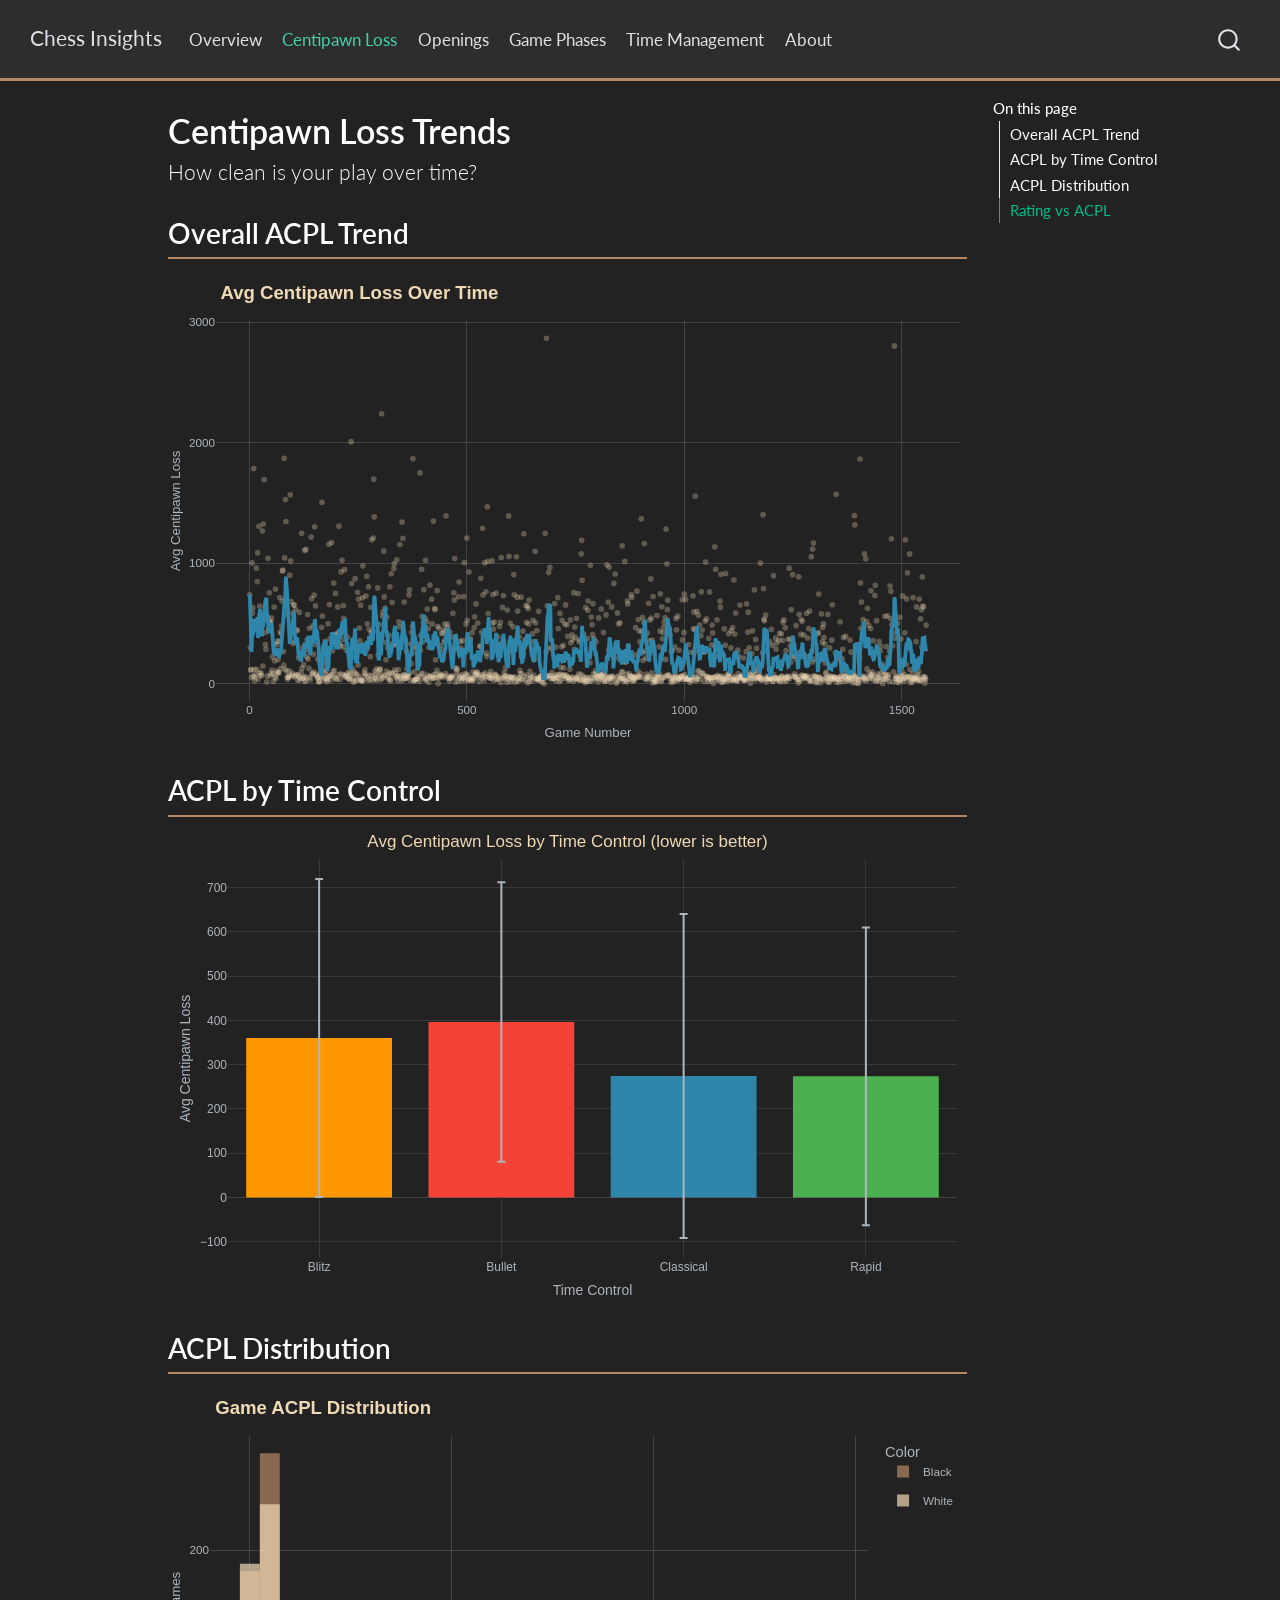
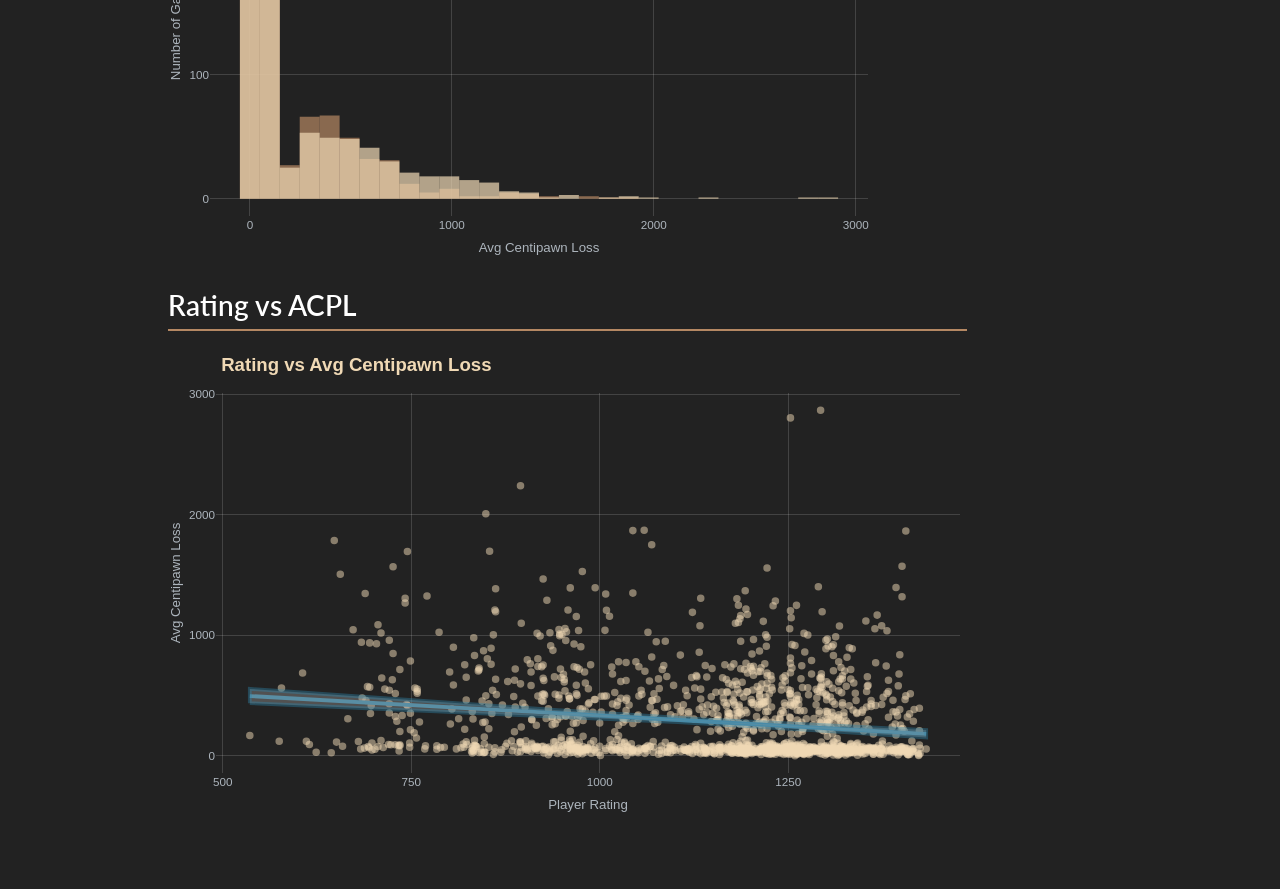
<file: docs/accuracy.html>
<!DOCTYPE html>
<html xmlns="http://www.w3.org/1999/xhtml" lang="en" xml:lang="en"><head>

<meta charset="utf-8">
<meta name="generator" content="quarto-1.6.42">

<meta name="viewport" content="width=device-width, initial-scale=1.0, user-scalable=yes">


<title>Centipawn Loss Trends – Chess Insights</title>
<style>
code{white-space: pre-wrap;}
span.smallcaps{font-variant: small-caps;}
div.columns{display: flex; gap: min(4vw, 1.5em);}
div.column{flex: auto; overflow-x: auto;}
div.hanging-indent{margin-left: 1.5em; text-indent: -1.5em;}
ul.task-list{list-style: none;}
ul.task-list li input[type="checkbox"] {
  width: 0.8em;
  margin: 0 0.8em 0.2em -1em; /* quarto-specific, see https://github.com/quarto-dev/quarto-cli/issues/4556 */ 
  vertical-align: middle;
}
</style>


<script src="site_libs/quarto-nav/quarto-nav.js"></script>
<script src="site_libs/quarto-nav/headroom.min.js"></script>
<script src="site_libs/clipboard/clipboard.min.js"></script>
<script src="site_libs/quarto-search/autocomplete.umd.js"></script>
<script src="site_libs/quarto-search/fuse.min.js"></script>
<script src="site_libs/quarto-search/quarto-search.js"></script>
<meta name="quarto:offset" content="./">
<script src="site_libs/quarto-html/quarto.js"></script>
<script src="site_libs/quarto-html/popper.min.js"></script>
<script src="site_libs/quarto-html/tippy.umd.min.js"></script>
<script src="site_libs/quarto-html/anchor.min.js"></script>
<link href="site_libs/quarto-html/tippy.css" rel="stylesheet">
<link href="site_libs/quarto-html/quarto-syntax-highlighting-dark-b53751a350365c71b6c909e95f209ed1.css" rel="stylesheet" id="quarto-text-highlighting-styles">
<script src="site_libs/bootstrap/bootstrap.min.js"></script>
<link href="site_libs/bootstrap/bootstrap-icons.css" rel="stylesheet">
<link href="site_libs/bootstrap/bootstrap-f7415341d87a957c03202124dd040634.min.css" rel="stylesheet" append-hash="true" id="quarto-bootstrap" data-mode="dark">
<script id="quarto-search-options" type="application/json">{
  "location": "navbar",
  "copy-button": false,
  "collapse-after": 3,
  "panel-placement": "end",
  "type": "overlay",
  "limit": 50,
  "keyboard-shortcut": [
    "f",
    "/",
    "s"
  ],
  "show-item-context": false,
  "language": {
    "search-no-results-text": "No results",
    "search-matching-documents-text": "matching documents",
    "search-copy-link-title": "Copy link to search",
    "search-hide-matches-text": "Hide additional matches",
    "search-more-match-text": "more match in this document",
    "search-more-matches-text": "more matches in this document",
    "search-clear-button-title": "Clear",
    "search-text-placeholder": "",
    "search-detached-cancel-button-title": "Cancel",
    "search-submit-button-title": "Submit",
    "search-label": "Search"
  }
}</script>
<link href="site_libs/htmltools-fill-0.5.8.1/fill.css" rel="stylesheet">
<script src="site_libs/htmlwidgets-1.6.4/htmlwidgets.js"></script>
<script src="site_libs/plotly-binding-4.11.0/plotly.js"></script>
<script src="site_libs/typedarray-0.1/typedarray.min.js"></script>
<script src="site_libs/jquery-3.5.1/jquery.min.js"></script>
<link href="site_libs/crosstalk-1.2.1/css/crosstalk.min.css" rel="stylesheet">
<script src="site_libs/crosstalk-1.2.1/js/crosstalk.min.js"></script>
<link href="site_libs/plotly-htmlwidgets-css-2.11.1/plotly-htmlwidgets.css" rel="stylesheet">
<script src="site_libs/plotly-main-2.11.1/plotly-latest.min.js"></script>


<link rel="stylesheet" href="styles.css">
</head>

<body class="nav-fixed">

<div id="quarto-search-results"></div>
  <header id="quarto-header" class="headroom fixed-top">
    <nav class="navbar navbar-expand-lg " data-bs-theme="dark">
      <div class="navbar-container container-fluid">
      <div class="navbar-brand-container mx-auto">
    <a class="navbar-brand" href="./index.html">
    <span class="navbar-title">Chess Insights</span>
    </a>
  </div>
            <div id="quarto-search" class="" title="Search"></div>
          <button class="navbar-toggler" type="button" data-bs-toggle="collapse" data-bs-target="#navbarCollapse" aria-controls="navbarCollapse" role="menu" aria-expanded="false" aria-label="Toggle navigation" onclick="if (window.quartoToggleHeadroom) { window.quartoToggleHeadroom(); }">
  <span class="navbar-toggler-icon"></span>
</button>
          <div class="collapse navbar-collapse" id="navbarCollapse">
            <ul class="navbar-nav navbar-nav-scroll me-auto">
  <li class="nav-item">
    <a class="nav-link" href="./index.html"> 
<span class="menu-text">Overview</span></a>
  </li>  
  <li class="nav-item">
    <a class="nav-link active" href="./accuracy.html" aria-current="page"> 
<span class="menu-text">Centipawn Loss</span></a>
  </li>  
  <li class="nav-item">
    <a class="nav-link" href="./openings.html"> 
<span class="menu-text">Openings</span></a>
  </li>  
  <li class="nav-item">
    <a class="nav-link" href="./phases.html"> 
<span class="menu-text">Game Phases</span></a>
  </li>  
  <li class="nav-item">
    <a class="nav-link" href="./time-management.html"> 
<span class="menu-text">Time Management</span></a>
  </li>  
  <li class="nav-item">
    <a class="nav-link" href="./about.html"> 
<span class="menu-text">About</span></a>
  </li>  
</ul>
          </div> <!-- /navcollapse -->
            <div class="quarto-navbar-tools">
</div>
      </div> <!-- /container-fluid -->
    </nav>
</header>
<!-- content -->
<div id="quarto-content" class="quarto-container page-columns page-rows-contents page-layout-article page-navbar">
<!-- sidebar -->
<!-- margin-sidebar -->
    <div id="quarto-margin-sidebar" class="sidebar margin-sidebar">
        <nav id="TOC" role="doc-toc" class="toc-active">
    <h2 id="toc-title">On this page</h2>
   
  <ul>
  <li><a href="#overall-acpl-trend" id="toc-overall-acpl-trend" class="nav-link active" data-scroll-target="#overall-acpl-trend">Overall ACPL Trend</a></li>
  <li><a href="#acpl-by-time-control" id="toc-acpl-by-time-control" class="nav-link" data-scroll-target="#acpl-by-time-control">ACPL by Time Control</a></li>
  <li><a href="#acpl-distribution" id="toc-acpl-distribution" class="nav-link" data-scroll-target="#acpl-distribution">ACPL Distribution</a></li>
  <li><a href="#rating-vs-acpl" id="toc-rating-vs-acpl" class="nav-link" data-scroll-target="#rating-vs-acpl">Rating vs ACPL</a></li>
  </ul>
</nav>
    </div>
<!-- main -->
<main class="content" id="quarto-document-content">

<header id="title-block-header" class="quarto-title-block default">
<div class="quarto-title">
<h1 class="title">Centipawn Loss Trends</h1>
<p class="subtitle lead">How clean is your play over time?</p>
</div>



<div class="quarto-title-meta">

    
  
    
  </div>
  


</header>


<section id="overall-acpl-trend" class="level2">
<h2 class="anchored" data-anchor-id="overall-acpl-trend">Overall ACPL Trend</h2>
<div class="cell">
<div class="cell-output-display">
<div class="plotly html-widget html-fill-item" id="htmlwidget-c5db2b1acde8f5fcaf2a" style="width:100%;height:464px;"></div>
<script type="application/json" data-for="htmlwidget-c5db2b1acde8f5fcaf2a">{"x":{"data":[{"x":[1,2,3,4,5,6,7,8,9,10,11,12,13,14,15,16,17,18,19,20,21,22,23,24,25,26,27,28,29,30,31,32,33,34,35,36,37,38,39,40,41,42,43,44,45,46,47,48,49,50,51,52,53,54,55,56,57,58,59,60,61,62,63,64,65,66,67,68,69,70,71,72,73,74,75,76,77,78,79,80,81,82,83,84,85,86,87,88,89,90,91,92,93,94,95,96,97,98,99,100,101,102,103,104,105,106,107,108,109,110,111,112,113,114,115,116,117,118,119,120,121,122,123,124,125,126,127,128,129,130,131,132,133,134,135,136,137,138,139,140,141,142,143,144,145,146,147,148,149,150,151,152,153,154,155,156,157,158,159,160,161,162,163,164,165,166,167,168,169,170,171,172,173,174,175,176,177,178,179,180,181,182,183,184,185,186,187,188,189,190,191,192,193,194,195,196,197,198,199,200,201,202,203,204,205,206,207,208,209,210,211,212,213,214,215,216,217,218,219,220,221,222,223,224,225,226,227,228,229,230,231,232,233,234,235,236,237,238,239,240,241,242,243,244,245,246,247,248,249,250,251,252,253,254,255,256,257,258,259,260,261,262,263,264,265,266,267,268,269,270,271,272,273,274,275,276,277,278,279,280,281,282,283,284,285,286,287,288,289,290,291,292,293,294,295,296,297,298,299,300,301,302,303,304,305,306,307,308,309,310,311,312,313,314,315,316,317,318,319,320,321,322,323,324,325,326,327,328,329,330,331,332,333,334,335,336,337,338,339,340,341,342,343,344,345,346,347,348,349,350,351,352,353,354,355,356,357,358,359,360,361,362,363,364,365,366,367,368,369,370,371,372,373,374,375,376,377,378,379,380,381,382,383,384,385,386,387,388,389,390,391,392,393,394,395,396,397,398,399,400,401,402,403,404,405,406,407,408,409,410,411,412,413,414,415,416,417,418,419,420,421,422,423,424,425,426,427,428,429,430,431,432,433,434,435,436,437,438,439,440,441,442,443,444,445,446,447,448,449,450,451,452,453,454,455,456,457,458,459,460,461,462,463,464,465,466,467,468,469,470,471,472,473,474,475,476,477,478,479,480,481,482,483,484,485,486,487,488,489,490,491,492,493,494,495,496,497,498,499,500,501,502,503,504,505,506,507,508,509,510,511,512,513,514,515,516,517,518,519,520,521,522,523,524,525,526,527,528,529,530,531,532,533,534,535,536,537,538,539,540,541,542,543,544,545,546,547,548,549,550,551,552,553,554,555,556,557,558,559,560,561,562,563,564,565,566,567,568,569,570,571,572,573,574,575,576,577,578,579,580,581,582,583,584,585,586,587,588,589,590,591,592,593,594,595,596,597,598,599,600,601,602,603,604,605,606,607,608,609,610,611,612,613,614,615,616,617,618,619,620,621,622,623,624,625,626,627,628,629,630,631,632,633,634,635,636,637,638,639,640,641,642,643,644,645,646,647,648,649,650,651,652,653,654,655,656,657,658,659,660,661,662,663,664,665,666,667,668,669,670,671,672,673,674,675,676,677,678,679,680,681,682,683,684,685,686,687,688,689,690,691,692,693,694,695,696,697,698,699,700,701,702,703,704,705,706,707,708,709,710,711,712,713,714,715,716,717,718,719,720,721,722,723,724,725,726,727,728,729,730,731,732,733,734,735,736,737,738,739,740,741,742,743,744,745,746,747,748,749,750,751,752,753,754,755,756,757,758,759,760,761,762,763,764,765,766,767,768,769,770,771,772,773,774,775,776,777,778,779,780,781,782,783,784,785,786,787,788,789,790,791,792,793,794,795,796,797,798,799,800,801,802,803,804,805,806,807,808,809,810,811,812,813,814,815,816,817,818,819,820,821,822,823,824,825,826,827,828,829,830,831,832,833,834,835,836,837,838,839,840,841,842,843,844,845,846,847,848,849,850,851,852,853,854,855,856,857,858,859,860,861,862,863,864,865,866,867,868,869,870,871,872,873,874,875,876,877,878,879,880,881,882,883,884,885,886,887,888,889,890,891,892,893,894,895,896,897,898,899,900,901,902,903,904,905,906,907,908,909,910,911,912,913,914,915,916,917,918,919,920,921,922,923,924,925,926,927,928,929,930,931,932,933,934,935,936,937,938,939,940,941,942,943,944,945,946,947,948,949,950,951,952,953,954,955,956,957,958,959,960,961,962,963,964,965,966,967,968,969,970,971,972,973,974,975,976,977,978,979,980,981,982,983,984,985,986,987,988,989,990,991,992,993,994,995,996,997,998,999,1000,1001,1002,1003,1004,1005,1006,1007,1008,1009,1010,1011,1012,1013,1014,1015,1016,1017,1018,1019,1020,1021,1022,1023,1024,1025,1026,1027,1028,1029,1030,1031,1032,1033,1034,1035,1036,1037,1038,1039,1040,1041,1042,1043,1044,1045,1046,1047,1048,1049,1050,1051,1052,1053,1054,1055,1056,1057,1058,1059,1060,1061,1062,1063,1064,1065,1066,1067,1068,1069,1070,1071,1072,1073,1074,1075,1076,1077,1078,1079,1080,1081,1082,1083,1084,1085,1086,1087,1088,1089,1090,1091,1092,1093,1094,1095,1096,1097,1098,1099,1100,1101,1102,1103,1104,1105,1106,1107,1108,1109,1110,1111,1112,1113,1114,1115,1116,1117,1118,1119,1120,1121,1122,1123,1124,1125,1126,1127,1128,1129,1130,1131,1132,1133,1134,1135,1136,1137,1138,1139,1140,1141,1142,1143,1144,1145,1146,1147,1148,1149,1150,1151,1152,1153,1154,1155,1156,1157,1158,1159,1160,1161,1162,1163,1164,1165,1166,1167,1168,1169,1170,1171,1172,1173,1174,1175,1176,1177,1178,1179,1180,1181,1182,1183,1184,1185,1186,1187,1188,1189,1190,1191,1192,1193,1194,1195,1196,1197,1198,1199,1200,1201,1202,1203,1204,1205,1206,1207,1208,1209,1210,1211,1212,1213,1214,1215,1216,1217,1218,1219,1220,1221,1222,1223,1224,1225,1226,1227,1228,1229,1230,1231,1232,1233,1234,1235,1236,1237,1238,1239,1240,1241,1242,1243,1244,1245,1246,1247,1248,1249,1250,1251,1252,1253,1254,1255,1256,1257,1258,1259,1260,1261,1262,1263,1264,1265,1266,1267,1268,1269,1270,1271,1272,1273,1274,1275,1276,1277,1278,1279,1280,1281,1282,1283,1284,1285,1286,1287,1288,1289,1290,1291,1292,1293,1294,1295,1296,1297,1298,1299,1300,1301,1302,1303,1304,1305,1306,1307,1308,1309,1310,1311,1312,1313,1314,1315,1316,1317,1318,1319,1320,1321,1322,1323,1324,1325,1326,1327,1328,1329,1330,1331,1332,1333,1334,1335,1336,1337,1338,1339,1340,1341,1342,1343,1344,1345,1346,1347,1348,1349,1350,1351,1352,1353,1354,1355,1356,1357,1358,1359,1360,1361,1362,1363,1364,1365,1366,1367,1368,1369,1370,1371,1372,1373,1374,1375,1376,1377,1378,1379,1380,1381,1382,1383,1384,1385,1386,1387,1388,1389,1390,1391,1392,1393,1394,1395,1396,1397,1398,1399,1400,1401,1402,1403,1404,1405,1406,1407,1408,1409,1410,1411,1412,1413,1414,1415,1416,1417,1418,1419,1420,1421,1422,1423,1424,1425,1426,1427,1428,1429,1430,1431,1432,1433,1434,1435,1436,1437,1438,1439,1440,1441,1442,1443,1444,1445,1446,1447,1448,1449,1450,1451,1452,1453,1454,1455,1456,1457,1458,1459,1460,1461,1462,1463,1464,1465,1466,1467,1468,1469,1470,1471,1472,1473,1474,1475,1476,1477,1478,1479,1480,1481,1482,1483,1484,1485,1486,1487,1488,1489,1490,1491,1492,1493,1494,1495,1496,1497,1498,1499,1500,1501,1502,1503,1504,1505,1506,1507,1508,1509,1510,1511,1512,1513,1514,1515,1516,1517,1518,1519,1520,1521,1522,1523,1524,1525,1526,1527,1528,1529,1530,1531,1532,1533,1534,1535,1536,1537,1538,1539,1540,1541,1542,1543,1544,1545,1546,1547,1548,1549,1550,1551,1552,1553,1554,1555,1556],"y":[739.16666666666652,302.46511627906983,120.3111111111111,115.38095238095238,54.207792207792231,1003.9000000000002,588.82352941176498,632.659574468085,65.125,1785.6666666666665,121.4375,26.199999999999999,57.608695652173914,79.880597014925385,459.66176470588226,960,121.15384615384615,849,1087.366666666667,41.399999999999999,535.54838709677449,1306.9333333333332,92.230769230769226,646.64864864864865,570.38297872340411,70.461538461538467,92.299999999999997,71.5,517.86486486486478,1267.9347826086955,148.86666666666667,1325.9545454545453,554.82608695652164,1694.4074074074072,563.95454545454527,427.13114754098353,326.07142857142827,288.02500000000009,545.0526315789474,17.363636363636363,66.586206896551715,553.95652173913049,1041.2592592592594,458.54166666666669,508.61538461538458,755.75999999999988,519.63636363636351,67.36666666666666,515.07317073170714,88.89655172413795,546.92592592592609,114.88888888888889,225.71428571428581,83.083333333333343,20.25,335.44444444444446,638.30000000000007,192.77777777777777,58.666666666666671,786.65517241379303,45.357142857142854,326.34210526315769,107.04166666666667,87.387096774193552,355.67647058823536,202.1290322580646,95.666666666666671,93.851851851851848,354.75438596491233,717,433.6538461538463,128,417.44444444444446,480.2592592592593,687.60714285714266,937.40909090909099,943.32352941176464,268.5217391304347,155.90000000000001,1871.4714285714283,1045.4499999999996,120.375,1529.0526315789477,1346.7555555555555,106.58333333333334,574.73684210526301,55.684210526315795,39.1875,57.285714285714285,55.244444444444447,69.882352941176464,108.33333333333334,901.69230769230762,1568.464285714286,1019.9354838709683,681.97826086956525,74.666666666666657,61.941176470588232,88.846153846153854,588.38000000000022,335.51515151515127,653.78125,656.125,59.820512820512818,353.86206896551721,619.194444444444,74,73.34210526315789,448.3384615384615,443.60000000000008,31.44927536231884,77.837209302325576,216.71428571428572,62.919999999999995,594.05555555555566,34.538461538461533,50.65384615384616,224.05454545454546,96.333333333333329,1249.5416666666663,131.9375,49.560000000000002,304.75,50.842105263157897,158.89010989011001,62.666666666666679,1107.2222222222219,20.791666666666668,28.193548387096779,1115.8888888888885,53.8125,226.41379310344823,368.22222222222206,576.22222222222194,205.96969696969703,281.51219512195109,128.625,461.92307692307685,54.928571428571416,34.600000000000001,358.61764705882359,1217.6000000000006,706.84905660377387,85.571428571428584,83.384615384615401,481.09090909090901,247.23809523809513,100.14285714285715,737.07142857142821,1303.3000000000004,327.47058823529431,647.83333333333337,81.277777777777771,421.7407407407407,64.542857142857144,53.557692307692299,206.56451612903228,58.5,21.5,19.5,17.382352941176471,63.557692307692299,93,71.549999999999997,54.583333333333336,469.65217391304327,1506.6296296296302,563.80392156862729,169.02898550724646,122.33333333333331,30,309.18181818181824,48.640000000000001,84.666666666666657,352.87804878048775,106.16981132075469,50.594594594594604,35.352941176470587,19.833333333333332,43.428571428571423,499.68181818181824,59,1158.439024390244,658,66.882352941176464,376.5333333333333,73.777777777777743,32.764705882352942,1172.7222222222219,77.631578947368411,273.5,408.46428571428584,105.27450980392159,836,112.59999999999999,58.82352941176471,324.11764705882359,750.5,47.5,38.5,416.86666666666662,406.92592592592581,639,77.970588235294102,425.24000000000012,1308,341.84999999999985,37.666666666666671,319.25806451612914,83.578947368421055,930.75,418.53571428571422,1026.0333333333338,309.11111111111097,77.85294117647058,650.40625,545,369.64285714285717,947.27272727272691,58.722222222222221,71.925925925925952,64.849999999999994,282.24444444444441,83.920000000000002,389.12280701754418,55.914285714285711,43.192307692307701,264.79487179487171,98.307692307692292,44.769230769230766,35.644444444444446,71.735294117647058,89.340425531914889,2008.5999999999999,832.64285714285734,221.888888888889,129.31578947368422,50.5625,26.904761904761909,13.333333333333332,100.92307692307693,352.70967741935476,873.0799999999997,86.439999999999998,28.666666666666664,277.24444444444441,79.200000000000003,31.962962962962962,760.23684210526301,157.83870967741936,704.28888888888923,63.782608695652172,463.36000000000007,357.70967741935482,38.200000000000003,653.0625,24.785714285714285,28.375,29.846153846153847,714.37777777777728,979.36363636363649,26.486486486486488,305.8219178082191,95.269230769230774,68.27272727272728,118.2608695652174,80.5625,729.82222222222242,281.95918367346968,892.90625,498.31818181818176,59.217391304347835,33.574468085106375,805.5185185185187,454.78723404255339,72.833333333333343,34.565217391304351,226.5,635.39393939393915,423.375,1195.4444444444443,432.46666666666681,68.75,30.083333333333329,1209.875,1697.4782608695655,1385.4285714285716,51.36666666666666,105.19354838709674,42.399999999999999,81.090909090909079,125.91666666666666,32,436.0416666666668,796.65384615384619,240.84615384615364,68.15789473684211,115.36666666666667,492.69565217391289,118,125.70270270270271,34.72307692307691,79.19047619047619,2240,46.634920634920654,563.02222222222247,597.64705882352928,58.321428571428584,1100.6315789473683,721.5,70.083333333333343,628.17647058823513,343.59459459459435,200.70689655172427,105.9047619047619,554.14285714285734,77.48484848484847,300.05263157894728,56.711111111111109,37.777777777777779,403.4375,92.571428571428584,806.03571428571456,37.541666666666671,25.470588235294116,913.69767441860506,89.65625,676.94117647058874,84.5,335.23076923076911,329.18918918918916,956.54838709677415,997.58974358974399,117.16666666666666,324.48571428571415,94.923076923076934,64.288888888888891,51.470588235294116,1029.75,67.5,26.142857142857146,67.416666666666657,119.72222222222223,514.78947368421041,475.19999999999959,1156,50.964285714285708,63.064516129032256,361.24137931034477,26.727272727272727,1342.8235294117646,44.294117647058819,1208.3333333333333,78.035714285714292,69.958333333333343,679.16129032258027,44.333333333333329,74.541666666666671,51.067796610169495,45.685714285714269,272.90243902439016,125.13636363636364,70.478260869565204,52.684210526315795,80.204081632653072,62.771428571428572,738.37931034482767,781.36842105263179,95.390243902439039,29.454545454545453,332.77777777777789,168.15151515151521,430.92592592592592,253.85245901639348,478.18181818181824,1868.1428571428569,375.74074074074065,27.230769230769212,26.189189189189186,100.69230769230769,37.20000000000001,34.685714285714283,301.17948717948713,40.13333333333334,302.19444444444451,62,328.68421052631584,43.28301886792454,270.19047619047615,64.849999999999994,21.638888888888889,1750.4545454545462,279.13333333333344,401.48275862068965,84.259259259259267,951.19047619047581,560.15789473684242,348.21621621621631,87.357142857142847,510.71428571428584,781.75,54.777777777777786,40.666666666666671,544.93181818181824,1025.8499999999999,31.307692307692307,45.9375,515.13043478260897,621.31578947368439,74.678571428571416,460.07352941176504,15.142857142857142,304.5428571428572,60.303030303030305,819.57692307692309,59.952380952380949,63.734693877551003,339.87096774193543,702.93333333333362,497.83333333333331,46.761904761904759,46.960000000000001,1350.0370370370374,77.181818181818187,52.090909090909093,625.1875,618.17647058823525,200.06896551724157,82.021276595744695,51.75555555555556,113.0625,775,478.1264367816093,4.5555555555555554,48.649999999999999,461.08333333333343,60.21875,82.805555555555557,318.79411764705861,68.439999999999998,75,418.74074074074065,280.0750000000001,67.333333333333343,421.88000000000034,55.200000000000003,448.5230769230771,348.16901408450713,497.09090909090907,363.37142857142857,87.095238095238116,1394.7619047619048,441.07407407407419,67.85294117647058,495.4499999999997,468.62222222222221,404.33333333333337,45.076923076923066,51.807692307692307,25.5,430.6538461538463,48.615384615384613,51.89772727272728,68.389830508474589,61.771929824561397,389.41379310344837,57.368421052631589,586.02857142857181,293.63636363636368,756.51282051282067,696.20000000000005,1039.8936170212767,135.125,16.75,61.543478260869591,96.571428571428584,130.10526315789474,117.85714285714285,289.46153846153851,24.9375,722.91071428571468,845.51999999999964,49.966666666666654,62.333333333333329,354.3235294117647,297.09523809523779,75.083333333333343,23.615384615384617,46.477272727272727,358.9375,50.767857142857146,47.138888888888886,724.86666666666667,1007.1904761904756,57.085714285714289,84.060606060606062,28.333333333333336,496.68421052631589,82.5625,1210.1764705882354,526.71428571428555,71.428571428571416,34,42.708333333333329,928.27272727272691,31.920634920634914,363.41176470588238,373.32258064516139,56.049999999999997,34,27.904761904761905,425.95833333333337,44.608695652173914,100.85714285714285,51.061538461538454,30.461538461538463,467.64615384615399,556.42105263157885,79,88.47999999999999,664.13333333333333,75.666666666666657,101.27272727272728,92.666666666666657,505.695652173913,59.916666666666657,70.692307692307708,258.59523809523796,20.9375,314.0512820512821,311.02564102564122,875.444444444444,75.428571428571416,430.88888888888903,50.20000000000001,1290.5,738.78571428571456,60.030303030303038,78.153846153846146,29.5,1004.0999999999999,92.926829268292678,60,764.46666666666647,255.41860465116267,226.77966101694929,1467.8571428571431,1016.3,584.3499999999998,64.448275862068982,53.454545454545467,80.166666666666671,50.399999999999999,71.35294117647058,104.66666666666667,44.958333333333336,53.399999999999999,1021.8333333333337,504,741.90625,454.04761904761892,31.600000000000001,513.52173913043464,66.938775510204081,74.813559322033896,79.416666666666657,754.3283582089548,45.950000000000003,39.238095238095241,267.29268292682934,391.5,60.644067796610166,36.821428571428577,328.65789473684225,477.77999999999986,53.34375,511.71428571428584,12.846153846153847,1048.3,326.55882352941148,302.88888888888908,634.8181818181821,49.451612903225808,732.76923076923094,53.868852459016395,94.17647058823529,70.25,45.84210526315789,133.30000000000001,66.5,204.63793103448276,13.960000000000001,612.83333333333348,57.133333333333333,36.200000000000003,1393.4117647058824,1057.0500000000004,57.177777777777763,60.407407407407412,502.40909090909111,18.5,56.5,42.014084507042249,272.75,53.571428571428577,473.44680851063833,50.885714285714272,905.95652173913038,739.57575757575785,58.210526315789473,17.307692307692307,360.93103448275843,339.96666666666675,1054.4324324324316,33.185185185185183,719.40350877193009,604.11940298507511,22.428571428571427,50.454545454545467,390.9655172413793,51.442307692307701,113.7,85.285714285714278,39.625,720.13043478260886,85.066666666666663,270.32432432432438,37,438.55999999999995,249,1245.25,302.88571428571441,64.090909090909079,369.06060606060606,29.136986301369852,650.78947368421052,512,74.160000000000011,644.84848484848521,10.6875,624.78787878787898,497.28571428571416,695.34482758620709,22.215686274509803,105.75,47.38095238095238,60.113207547169814,59.583333333333336,352.25,25.333333333333336,417.12903225806457,527.5500000000003,236.73076923076908,72.677419354838705,205.2678571428572,264.70000000000005,1100.1714285714281,507.81818181818176,37.807692307692299,45.371428571428574,442.29166666666657,35.083333333333336,51.700000000000003,42.678571428571416,601.88235294117646,30.673913043478262,38.913043478260867,58.027027027027025,62.944444444444436,56.642857142857146,21.923076923076923,68.043478260869563,82.13333333333334,51.941176470588232,12.111111111111111,45.473684210526322,81.035714285714278,2,61.5625,1248.5,54.399999999999999,262.02380952380952,2865.7142857142858,70.8125,647.375,302.27027027027043,61.31818181818182,923.125,70.290322580645167,437.95833333333331,966.27272727272725,42.724137931034484,68.555555555555571,292.8684210526315,362.43333333333339,95.416666666666657,43.75,52.357142857142861,48.974358974358971,218.3333333333334,43.520000000000003,666.42372881355948,73.157894736842124,305.60563380281667,24.31818181818182,53.166666666666671,55.67647058823529,74.387096774193552,716.2682926829267,458.78260869565224,49.589743589743591,77.685714285714283,19.72727272727273,585.10526315789491,82.576923076923066,137.25,33.333333333333329,308.4444444444444,526.9459459459456,68.047619047619051,75.6875,320.08823529411762,134.39999999999998,67.06521739130433,496.14285714285717,45.153846153846153,655.5625,75.15384615384616,62.607142857142861,490.75555555555553,55.178571428571416,395.03571428571422,30.040000000000003,55.369565217391305,46.862068965517246,32.958333333333329,121.86363636363637,530.80952380952385,341.90000000000009,37.280000000000001,56.769230769230766,406.66666666666657,365.77419354838713,51.414285714285711,23.258064516129036,756.79310344827616,286.33333333333314,472.31818181818176,386.1698113207546,39.4375,55.612903225806441,543.79999999999995,39.195121951219519,56.289473684210527,42.565217391304351,750.23333333333323,83.25,349.51612903225833,368.76666666666682,31.348837209302321,32.779411764705884,79.358974358974365,1078.8000000000004,1190.3599999999999,860.0799999999997,31.695652173913043,67.047619047619051,40,411.73076923076911,51.876923076923077,28.078947368421055,11.333333333333332,634.07999999999936,24.344827586206897,55.673469387755091,23.5,376.61290322580635,611.5,687.51612903225839,36.837209302325583,53.523809523809526,21.259259259259256,175.3387096774193,984.23076923076906,49.851851851851855,554.19999999999959,23.736842105263161,492.31818181818176,408.78947368421069,665.86956521739091,83.058823529411768,377.27586206896552,51.1875,37.378787878787875,79.375,111.42857142857142,350.1875,61.599999999999994,57.172413793103452,85.26666666666668,49.033333333333339,17.315789473684212,547.68421052631572,73.051282051282058,38.684210526315795,76.396551724137936,75.428571428571416,57.861111111111121,622.22222222222194,61,67.017857142857167,34.952380952380949,90.982142857142833,425.73076923076911,83.129032258064512,25.333333333333336,43.857142857142861,20.615384615384617,64.395348837209283,572.58181818181856,25.058823529411761,987.58064516129036,60.962962962962976,44.333333333333336,678.76271186440601,279.47058823529443,968.72727272727309,46.82926829268294,58.189189189189193,40.541666666666671,15.076923076923075,57.090909090909093,638.67532467532499,65.282608695652186,260.85106382978728,47.239999999999995,58.638297872340424,833.68085106383012,214.18644067796617,270.95652173913055,911.42857142857167,292.875,18.333333333333336,7.1999999999999993,272.71111111111122,589.10526315789457,59.911764705882355,27.846153846153847,498.71428571428567,69.951219512195124,42.461538461538467,507.33333333333314,202.01754385964921,56.121212121212125,44.961538461538467,100.67307692307693,1145.8809523809518,98.0625,42.058823529411775,53.049999999999997,20.919999999999998,41.592592592592588,1016.2432432432432,183.37704918032782,182.26966292134819,27.5625,81.13333333333334,17.551724137931036,689.375,663.9375,314.97222222222206,38.666666666666664,86.043478260869591,38.871794871794876,65.75,65.162162162162147,61.333333333333336,740.57142857142844,716.71428571428578,58.39622641509434,22.5,30.19230769230769,65.97999999999999,50.645161290322577,54.210526315789473,28.766666666666666,46.531914893617021,468.03999999999985,240.80851063829786,55.757575757575758,769.28571428571445,66.799999999999983,109.14814814814815,533.52380952380975,67,438.21739130434776,55.78688524590163,348.69491525423757,56.051724137931025,83.478260869565204,1369,440.95454545454527,259.75,551.74418604651169,196.09836065573768,406.70588235294139,511.48000000000002,1164.3684210526312,272.06666666666666,47.589743589743591,37.590909090909093,215.70833333333343,81.523809523809504,55.28125,421.51999999999975,35.466666666666669,60.666666666666664,668.45454545454538,359.22580645161298,60.888888888888864,531.26086956521749,46.071428571428584,871.02777777777817,546.57894736842104,92.451612903225808,364.23333333333318,10.857142857142858,725.39534883720899,37.833333333333329,34.703703703703709,15.454545454545455,50.324324324324323,65.578947368421055,24.647058823529413,25.925925925925927,16.800000000000001,568.30952380952442,53.947368421052644,73.260869565217405,60.274509803921582,59.272727272727273,308.37142857142857,83.61904761904762,439.1538461538463,747.34482758620709,32.472972972972961,21,639.96875,50.368421052631582,374.75,427.62962962962962,60.641025641025642,471.32608695652192,513.58333333333348,55.071428571428577,550.1578947368422,203.75,1284.375,69.090909090909079,995,616.51515151515139,695.53333333333353,78.72727272727272,66.882352941176464,68.612903225806448,448.52173913043475,406.07407407407413,48.5,13.34375,269.80952380952385,27.61538461538461,275.97727272727258,44.761904761904759,54.212121212121218,16.769230769230766,33.413793103448278,57.264150943396238,306.80000000000001,76.166666666666657,54.189189189189193,543.29999999999995,448.93421052631589,27.399999999999995,58.393939393939405,562.05882352941171,40.538461538461533,41.263157894736835,279.15789473684225,49.18181818181818,41.106666666666655,52.794871794871796,58.71875,64.27272727272728,66.166666666666657,698.19999999999993,364.96666666666681,37.239130434782609,62.68181818181818,424.96153846153845,744.44444444444412,77.9375,37.299999999999997,701.10000000000002,43.600000000000001,45.189189189189186,40.5,38.95454545454546,44.153846153846153,54.692307692307701,327.26470588235281,36.629629629629633,57.571428571428577,12,48.709090909090911,262.17857142857162,32.424242424242422,33.377358490566031,55.280000000000015,66.631578947368411,731.4137931034486,458.56521739130454,597.44444444444434,265.17647058823536,450.304347826087,1558.3846153846152,25.72727272727273,59.307692307692299,39.076923076923066,602.86842105263167,43.428571428571431,109.14285714285715,570.25641025641028,64.09999999999998,107.82051282051282,487.86363636363654,35.93333333333333,287.26027397260287,400.222222222222,763.8888888888888,91.838709677419331,447.12,272.04081632653038,89.117647058823565,71.179487179487182,269.39534883720938,21.5,264.51111111111118,521.05000000000018,1010.9523809523806,64.225806451612897,539.60526315789457,60.052631578947356,44.814814814814817,58.967741935483872,20.933333333333337,378.81481481481472,50.891891891891888,763.35714285714278,52.560000000000002,38.838235294117645,52.359999999999992,25.821428571428569,325.08823529411757,488.51111111111118,423.20833333333343,53.457142857142856,4.4000000000000004,52.263157894736842,57.06666666666667,1137.5555555555561,311.5142857142859,951.2727272727268,60.652173913043484,33.5,531.76190476190493,71.108108108108098,227.41999999999993,32.285714285714292,55.728813559322042,47.857142857142854,63.69863013698631,686.86666666666667,636.83582089552294,909.03125,16.833333333333332,63.131578947368418,41.152173913043477,15.119999999999999,56.733333333333327,27.882352941176475,35.586206896551722,456.8955223880597,44.301587301587304,321.84210526315763,916.04166666666663,41.648648648648646,34.337837837837839,21.193548387096779,73.305882352941182,60.357142857142861,83.307692307692307,416.7407407407407,74.86363636363636,59.17647058823529,32.93333333333333,103.93103448275862,298.84210526315775,441.23076923076911,34.521739130434781,29.6530612244898,467.93181818181824,38.115384615384613,54.735294117647051,862.08333333333337,36.808510638297861,414,62.608695652173907,588.38888888888891,31.576923076923073,43.944444444444443,25.583333333333332,27.357142857142854,279.97727272727258,86.15384615384616,229.92307692307685,52,55.090909090909072,654.32352941176509,61.087499999999999,49.933333333333337,54.933333333333337,72.63636363636364,68.116279069767458,53.787878787878782,38.761904761904759,214.50909090909099,28.086956521739133,33.545454545454547,35.470588235294116,35.538461538461533,79.523809523809518,268.17391304347836,665.125,37.857142857142861,71.048780487804905,429.16000000000014,595.40540540540553,45.93333333333333,299.98701298701303,54.911764705882355,78.275000000000006,6.875,95.32352941176471,44.361702127659569,252.125,45.627906976744185,440.53846153846155,58.967741935483865,79.627450980392169,82.636363636363654,780.56410256410322,45.527777777777786,33.491228070175431,369.23333333333318,113.52336448598142,296.89473684210537,115.41176470588233,49.266666666666673,54.884615384615387,51.384615384615401,58.256410256410255,71.529411764705898,48,65.84615384615384,1002.3333333333334,35.714285714285708,40.538461538461533,31.739130434782609,52.652173913043484,257.4318181818183,1403.3428571428572,791.53846153846143,536.31111111111147,523.61016949152565,36.640000000000008,278.66666666666663,570.33333333333337,46.875,15.394736842105265,37.145833333333329,64.685714285714283,47.757575757575765,59.727272727272712,45.756756756756751,44.31818181818182,351.76666666666682,54.40625,47.042553191489375,41.034482758620683,452,38.148148148148145,321,21,22.285714285714288,897.95652173913038,74.756756756756758,48.75,52.5,50.919999999999995,381.05263157894734,289.07317073170725,340.61764705882359,42.239999999999995,36.61904761904762,51.789473684210535,30.84615384615385,360.90909090909099,52.463768115942045,420.68965517241378,19.133333333333336,28.06666666666667,52.082474226804116,416.48000000000025,64.879999999999995,60.580645161290327,362.5333333333333,511.5,42.228571428571435,531.55172413793093,20,48.404255319148945,466.43478260869546,54.59375,275.9831932773111,25.746031746031747,55.666666666666671,64.538461538461533,58.555555555555564,370.62962962962968,46.932203389830505,960.09090909090901,46.35164835164835,371.83333333333337,318.81818181818176,181.71830985915491,615.95918367346974,226.88461538461547,68.200000000000003,905.78260869565213,317.777777777778,330.61194029850759,59.551020408163275,232.67241379310357,84.269230769230774,54.857142857142854,60.219178082191789,483.21739130434776,208.37288135593226,38.8125,36.466666666666669,61.058823529411768,8.5999999999999996,888.20833333333337,577.38888888888903,25.732142857142861,38,265.93589743589723,410.50943396226421,534.10810810810801,72.870967741935488,519.17500000000018,67.542857142857144,63.625,40.75,406.19607843137265,58.633333333333304,63.523809523809526,52.872340425531917,66.5,48.466666666666669,585.94230769230728,68.482758620689651,224.07692307692321,380.79999999999995,52.205882352941181,459.41304347826087,30.56451612903226,604.33333333333337,28.611111111111111,20.605263157894736,59.34375,1055.1621621621616,26.371428571428574,181.98387096774212,1118.7941176470583,431.62962962962962,1167.6666666666667,67.181818181818187,206.89830508474589,64.150943396226396,56,12.619047619047619,61.969696969696948,31.46875,13.714285714285714,48.611111111111128,418.55999999999983,426.03846153846195,745.68292682926847,59.745762711864415,52.103448275862064,45.744186046511615,9.884615384615385,239.25,581.27027027027054,39.041666666666671,348.93333333333334,468.31818181818176,30.93548387096774,498.04166666666674,385.03703703703695,44.916666666666664,332.20289855072491,173.93055555555549,85.17647058823529,98.608695652173921,58.36363636363636,49.02325581395349,30.924999999999997,578.04999999999984,16.111111111111107,56,14.75,300.29729729729718,65.92647058823529,52.764705882352956,65.439999999999998,37.212765957446813,362.90909090909099,656.34375,37.615384615384613,41.538461538461533,55.551724137931025,54.666666666666657,58.425531914893597,45.439024390243901,256.17045454545456,52.433962264150942,1572,15.333333333333332,228.14285714285722,42.75,38.36363636363636,35.375,55.36363636363636,11.888888888888889,204.96363636363634,515.09302325581439,64.264705882352942,43.666666666666671,64.955223880597003,37.600000000000001,209.015625,287.72499999999985,20,385.90384615384642,91.681818181818187,60.773584905660371,63.303030303030297,57.724999999999987,394.76666666666682,24.56666666666667,124.8,40.25,74.21875,44.321428571428577,27.822916666666668,58.024999999999999,56.805555555555557,61.09375,364.125,32.196078431372548,264.02439024390242,50.875,50.548387096774185,36.806451612903224,11.6,72.538461538461533,72.678571428571416,76.275862068965509,1396.7142857142853,1319.2608695652177,9.0999999999999996,41.903225806451616,58,50.654545454545456,323.55813953488376,38.84375,10.25,3.666666666666667,60.205882352941181,34.63636363636364,222.96000000000015,1865.0769230769235,838.58333333333337,461.04347826086951,678.89130434782544,60.791666666666671,33.599999999999994,366.68965517241406,534.142857142857,63.935483870967737,51.833333333333329,1078.8888888888885,40.674418604651152,56.458333333333343,1037.5999999999999,27.411764705882355,517.89999999999998,124.66666666666666,627,43.615384615384613,320.9729729729728,486.59375,89.695652173913047,46.923076923076934,61.772727272727266,459.9347826086954,772.77499999999986,74.346153846153854,79.205882352941188,99.625,50.916666666666657,359.86206896551715,30.75,66.318181818181813,254.04651162790719,733.23333333333323,818.11538461538487,272.95652173913061,23.866666666666664,524.86363636363649,26.222222222222218,83.78947368421052,55.900000000000006,47.324324324324323,68.642857142857139,352.91666666666663,24.666666666666668,273.625,311.38888888888908,50.760000000000005,144.80000000000001,99.342857142857127,163.74358974358969,4.545454545454545,37,104.65116279069768,38.36363636363636,71.84375,561.52631578947398,45.577777777777776,80.59999999999998,310.5142857142859,37.851851851851855,67.972222222222243,565.78947368421086,221.50980392156887,78.77500000000002,54.18181818181818,20.034482758620687,271.47619047619037,812.16216216216208,542.71428571428532,768.28125,1203.6785714285711,491.84615384615375,423.19607843137237,316.77027027027043,16.333333333333336,99.625,517.34146341463406,2802.6428571428569,379.75510204081672,50.399999999999999,41.590909090909093,67.242424242424249,48.685714285714283,16.047619047619051,502.47619047619031,58.166666666666671,34.978260869565219,13.071428571428571,33.56818181818182,552.44444444444423,31.604166666666668,67.777777777777786,374.59375,66.095238095238102,48.74074074074074,97.5,730.15555555555522,38.206896551724142,20.960000000000001,49.827586206896548,75.647058823529392,424.67391304347842,1195.4400000000003,51.684210526315795,162.8051948051947,705.6136363636366,61.355555555555554,922.30434782608654,36,61.949152542372886,57.658536585365859,331.21212121212125,1078,120.07692307692307,13.142857142857144,53.190476190476183,52.857142857142854,35.0625,15.611111111111109,85.4375,716.18604651162832,53.127272727272725,40.380000000000003,40.551724137931025,41.684210526315795,48.966666666666661,55.354166666666664,351.390625,638.76470588235281,30.076923076923077,77.066666666666663,34.222222222222221,57.945454545454545,103.68181818181814,703.46666666666636,29.705882352941174,38.275862068965509,540.84615384615347,26.095238095238095,615.34285714285681,308.5,887.97674418604697,646.17647058823536,56.600000000000001,639.63076923076869,61.777777777777779,42.400000000000006,9,55.102040816326536,36.333333333333329,488.25],"text":["game_num:    1<br />accuracy:  739.166667","game_num:    2<br />accuracy:  302.465116","game_num:    3<br />accuracy:  120.311111","game_num:    4<br />accuracy:  115.380952","game_num:    5<br />accuracy:   54.207792","game_num:    6<br />accuracy: 1003.900000","game_num:    7<br />accuracy:  588.823529","game_num:    8<br />accuracy:  632.659574","game_num:    9<br />accuracy:   65.125000","game_num:   10<br />accuracy: 1785.666667","game_num:   11<br />accuracy:  121.437500","game_num:   12<br />accuracy:   26.200000","game_num:   13<br />accuracy:   57.608696","game_num:   14<br />accuracy:   79.880597","game_num:   15<br />accuracy:  459.661765","game_num:   16<br />accuracy:  960.000000","game_num:   17<br />accuracy:  121.153846","game_num:   18<br />accuracy:  849.000000","game_num:   19<br />accuracy: 1087.366667","game_num:   20<br />accuracy:   41.400000","game_num:   21<br />accuracy:  535.548387","game_num:   22<br />accuracy: 1306.933333","game_num:   23<br />accuracy:   92.230769","game_num:   24<br />accuracy:  646.648649","game_num:   25<br />accuracy:  570.382979","game_num:   26<br />accuracy:   70.461538","game_num:   27<br />accuracy:   92.300000","game_num:   28<br />accuracy:   71.500000","game_num:   29<br />accuracy:  517.864865","game_num:   30<br />accuracy: 1267.934783","game_num:   31<br />accuracy:  148.866667","game_num:   32<br />accuracy: 1325.954545","game_num:   33<br />accuracy:  554.826087","game_num:   34<br />accuracy: 1694.407407","game_num:   35<br />accuracy:  563.954545","game_num:   36<br />accuracy:  427.131148","game_num:   37<br />accuracy:  326.071429","game_num:   38<br />accuracy:  288.025000","game_num:   39<br />accuracy:  545.052632","game_num:   40<br />accuracy:   17.363636","game_num:   41<br />accuracy:   66.586207","game_num:   42<br />accuracy:  553.956522","game_num:   43<br />accuracy: 1041.259259","game_num:   44<br />accuracy:  458.541667","game_num:   45<br />accuracy:  508.615385","game_num:   46<br />accuracy:  755.760000","game_num:   47<br />accuracy:  519.636364","game_num:   48<br />accuracy:   67.366667","game_num:   49<br />accuracy:  515.073171","game_num:   50<br />accuracy:   88.896552","game_num:   51<br />accuracy:  546.925926","game_num:   52<br />accuracy:  114.888889","game_num:   53<br />accuracy:  225.714286","game_num:   54<br />accuracy:   83.083333","game_num:   55<br />accuracy:   20.250000","game_num:   56<br />accuracy:  335.444444","game_num:   57<br />accuracy:  638.300000","game_num:   58<br />accuracy:  192.777778","game_num:   59<br />accuracy:   58.666667","game_num:   60<br />accuracy:  786.655172","game_num:   61<br />accuracy:   45.357143","game_num:   62<br />accuracy:  326.342105","game_num:   63<br />accuracy:  107.041667","game_num:   64<br />accuracy:   87.387097","game_num:   65<br />accuracy:  355.676471","game_num:   66<br />accuracy:  202.129032","game_num:   67<br />accuracy:   95.666667","game_num:   68<br />accuracy:   93.851852","game_num:   69<br />accuracy:  354.754386","game_num:   70<br />accuracy:  717.000000","game_num:   71<br />accuracy:  433.653846","game_num:   72<br />accuracy:  128.000000","game_num:   73<br />accuracy:  417.444444","game_num:   74<br />accuracy:  480.259259","game_num:   75<br />accuracy:  687.607143","game_num:   76<br />accuracy:  937.409091","game_num:   77<br />accuracy:  943.323529","game_num:   78<br />accuracy:  268.521739","game_num:   79<br />accuracy:  155.900000","game_num:   80<br />accuracy: 1871.471429","game_num:   81<br />accuracy: 1045.450000","game_num:   82<br />accuracy:  120.375000","game_num:   83<br />accuracy: 1529.052632","game_num:   84<br />accuracy: 1346.755556","game_num:   85<br />accuracy:  106.583333","game_num:   86<br />accuracy:  574.736842","game_num:   87<br />accuracy:   55.684211","game_num:   88<br />accuracy:   39.187500","game_num:   89<br />accuracy:   57.285714","game_num:   90<br />accuracy:   55.244444","game_num:   91<br />accuracy:   69.882353","game_num:   92<br />accuracy:  108.333333","game_num:   93<br />accuracy:  901.692308","game_num:   94<br />accuracy: 1568.464286","game_num:   95<br />accuracy: 1019.935484","game_num:   96<br />accuracy:  681.978261","game_num:   97<br />accuracy:   74.666667","game_num:   98<br />accuracy:   61.941176","game_num:   99<br />accuracy:   88.846154","game_num:  100<br />accuracy:  588.380000","game_num:  101<br />accuracy:  335.515152","game_num:  102<br />accuracy:  653.781250","game_num:  103<br />accuracy:  656.125000","game_num:  104<br />accuracy:   59.820513","game_num:  105<br />accuracy:  353.862069","game_num:  106<br />accuracy:  619.194444","game_num:  107<br />accuracy:   74.000000","game_num:  108<br />accuracy:   73.342105","game_num:  109<br />accuracy:  448.338462","game_num:  110<br />accuracy:  443.600000","game_num:  111<br />accuracy:   31.449275","game_num:  112<br />accuracy:   77.837209","game_num:  113<br />accuracy:  216.714286","game_num:  114<br />accuracy:   62.920000","game_num:  115<br />accuracy:  594.055556","game_num:  116<br />accuracy:   34.538462","game_num:  117<br />accuracy:   50.653846","game_num:  118<br />accuracy:  224.054545","game_num:  119<br />accuracy:   96.333333","game_num:  120<br />accuracy: 1249.541667","game_num:  121<br />accuracy:  131.937500","game_num:  122<br />accuracy:   49.560000","game_num:  123<br />accuracy:  304.750000","game_num:  124<br />accuracy:   50.842105","game_num:  125<br />accuracy:  158.890110","game_num:  126<br />accuracy:   62.666667","game_num:  127<br />accuracy: 1107.222222","game_num:  128<br />accuracy:   20.791667","game_num:  129<br />accuracy:   28.193548","game_num:  130<br />accuracy: 1115.888889","game_num:  131<br />accuracy:   53.812500","game_num:  132<br />accuracy:  226.413793","game_num:  133<br />accuracy:  368.222222","game_num:  134<br />accuracy:  576.222222","game_num:  135<br />accuracy:  205.969697","game_num:  136<br />accuracy:  281.512195","game_num:  137<br />accuracy:  128.625000","game_num:  138<br />accuracy:  461.923077","game_num:  139<br />accuracy:   54.928571","game_num:  140<br />accuracy:   34.600000","game_num:  141<br />accuracy:  358.617647","game_num:  142<br />accuracy: 1217.600000","game_num:  143<br />accuracy:  706.849057","game_num:  144<br />accuracy:   85.571429","game_num:  145<br />accuracy:   83.384615","game_num:  146<br />accuracy:  481.090909","game_num:  147<br />accuracy:  247.238095","game_num:  148<br />accuracy:  100.142857","game_num:  149<br />accuracy:  737.071429","game_num:  150<br />accuracy: 1303.300000","game_num:  151<br />accuracy:  327.470588","game_num:  152<br />accuracy:  647.833333","game_num:  153<br />accuracy:   81.277778","game_num:  154<br />accuracy:  421.740741","game_num:  155<br />accuracy:   64.542857","game_num:  156<br />accuracy:   53.557692","game_num:  157<br />accuracy:  206.564516","game_num:  158<br />accuracy:   58.500000","game_num:  159<br />accuracy:   21.500000","game_num:  160<br />accuracy:   19.500000","game_num:  161<br />accuracy:   17.382353","game_num:  162<br />accuracy:   63.557692","game_num:  163<br />accuracy:   93.000000","game_num:  164<br />accuracy:   71.550000","game_num:  165<br />accuracy:   54.583333","game_num:  166<br />accuracy:  469.652174","game_num:  167<br />accuracy: 1506.629630","game_num:  168<br />accuracy:  563.803922","game_num:  169<br />accuracy:  169.028986","game_num:  170<br />accuracy:  122.333333","game_num:  171<br />accuracy:   30.000000","game_num:  172<br />accuracy:  309.181818","game_num:  173<br />accuracy:   48.640000","game_num:  174<br />accuracy:   84.666667","game_num:  175<br />accuracy:  352.878049","game_num:  176<br />accuracy:  106.169811","game_num:  177<br />accuracy:   50.594595","game_num:  178<br />accuracy:   35.352941","game_num:  179<br />accuracy:   19.833333","game_num:  180<br />accuracy:   43.428571","game_num:  181<br />accuracy:  499.681818","game_num:  182<br />accuracy:   59.000000","game_num:  183<br />accuracy: 1158.439024","game_num:  184<br />accuracy:  658.000000","game_num:  185<br />accuracy:   66.882353","game_num:  186<br />accuracy:  376.533333","game_num:  187<br />accuracy:   73.777778","game_num:  188<br />accuracy:   32.764706","game_num:  189<br />accuracy: 1172.722222","game_num:  190<br />accuracy:   77.631579","game_num:  191<br />accuracy:  273.500000","game_num:  192<br />accuracy:  408.464286","game_num:  193<br />accuracy:  105.274510","game_num:  194<br />accuracy:  836.000000","game_num:  195<br />accuracy:  112.600000","game_num:  196<br />accuracy:   58.823529","game_num:  197<br />accuracy:  324.117647","game_num:  198<br />accuracy:  750.500000","game_num:  199<br />accuracy:   47.500000","game_num:  200<br />accuracy:   38.500000","game_num:  201<br />accuracy:  416.866667","game_num:  202<br />accuracy:  406.925926","game_num:  203<br />accuracy:  639.000000","game_num:  204<br />accuracy:   77.970588","game_num:  205<br />accuracy:  425.240000","game_num:  206<br />accuracy: 1308.000000","game_num:  207<br />accuracy:  341.850000","game_num:  208<br />accuracy:   37.666667","game_num:  209<br />accuracy:  319.258065","game_num:  210<br />accuracy:   83.578947","game_num:  211<br />accuracy:  930.750000","game_num:  212<br />accuracy:  418.535714","game_num:  213<br />accuracy: 1026.033333","game_num:  214<br />accuracy:  309.111111","game_num:  215<br />accuracy:   77.852941","game_num:  216<br />accuracy:  650.406250","game_num:  217<br />accuracy:  545.000000","game_num:  218<br />accuracy:  369.642857","game_num:  219<br />accuracy:  947.272727","game_num:  220<br />accuracy:   58.722222","game_num:  221<br />accuracy:   71.925926","game_num:  222<br />accuracy:   64.850000","game_num:  223<br />accuracy:  282.244444","game_num:  224<br />accuracy:   83.920000","game_num:  225<br />accuracy:  389.122807","game_num:  226<br />accuracy:   55.914286","game_num:  227<br />accuracy:   43.192308","game_num:  228<br />accuracy:  264.794872","game_num:  229<br />accuracy:   98.307692","game_num:  230<br />accuracy:   44.769231","game_num:  231<br />accuracy:   35.644444","game_num:  232<br />accuracy:   71.735294","game_num:  233<br />accuracy:   89.340426","game_num:  234<br />accuracy: 2008.600000","game_num:  235<br />accuracy:  832.642857","game_num:  236<br />accuracy:  221.888889","game_num:  237<br />accuracy:  129.315789","game_num:  238<br />accuracy:   50.562500","game_num:  239<br />accuracy:   26.904762","game_num:  240<br />accuracy:   13.333333","game_num:  241<br />accuracy:  100.923077","game_num:  242<br />accuracy:  352.709677","game_num:  243<br />accuracy:  873.080000","game_num:  244<br />accuracy:   86.440000","game_num:  245<br />accuracy:   28.666667","game_num:  246<br />accuracy:  277.244444","game_num:  247<br />accuracy:   79.200000","game_num:  248<br />accuracy:   31.962963","game_num:  249<br />accuracy:  760.236842","game_num:  250<br />accuracy:  157.838710","game_num:  251<br />accuracy:  704.288889","game_num:  252<br />accuracy:   63.782609","game_num:  253<br />accuracy:  463.360000","game_num:  254<br />accuracy:  357.709677","game_num:  255<br />accuracy:   38.200000","game_num:  256<br />accuracy:  653.062500","game_num:  257<br />accuracy:   24.785714","game_num:  258<br />accuracy:   28.375000","game_num:  259<br />accuracy:   29.846154","game_num:  260<br />accuracy:  714.377778","game_num:  261<br />accuracy:  979.363636","game_num:  262<br />accuracy:   26.486486","game_num:  263<br />accuracy:  305.821918","game_num:  264<br />accuracy:   95.269231","game_num:  265<br />accuracy:   68.272727","game_num:  266<br />accuracy:  118.260870","game_num:  267<br />accuracy:   80.562500","game_num:  268<br />accuracy:  729.822222","game_num:  269<br />accuracy:  281.959184","game_num:  270<br />accuracy:  892.906250","game_num:  271<br />accuracy:  498.318182","game_num:  272<br />accuracy:   59.217391","game_num:  273<br />accuracy:   33.574468","game_num:  274<br />accuracy:  805.518519","game_num:  275<br />accuracy:  454.787234","game_num:  276<br />accuracy:   72.833333","game_num:  277<br />accuracy:   34.565217","game_num:  278<br />accuracy:  226.500000","game_num:  279<br />accuracy:  635.393939","game_num:  280<br />accuracy:  423.375000","game_num:  281<br />accuracy: 1195.444444","game_num:  282<br />accuracy:  432.466667","game_num:  283<br />accuracy:   68.750000","game_num:  284<br />accuracy:   30.083333","game_num:  285<br />accuracy: 1209.875000","game_num:  286<br />accuracy: 1697.478261","game_num:  287<br />accuracy: 1385.428571","game_num:  288<br />accuracy:   51.366667","game_num:  289<br />accuracy:  105.193548","game_num:  290<br />accuracy:   42.400000","game_num:  291<br />accuracy:   81.090909","game_num:  292<br />accuracy:  125.916667","game_num:  293<br />accuracy:   32.000000","game_num:  294<br />accuracy:  436.041667","game_num:  295<br />accuracy:  796.653846","game_num:  296<br />accuracy:  240.846154","game_num:  297<br />accuracy:   68.157895","game_num:  298<br />accuracy:  115.366667","game_num:  299<br />accuracy:  492.695652","game_num:  300<br />accuracy:  118.000000","game_num:  301<br />accuracy:  125.702703","game_num:  302<br />accuracy:   34.723077","game_num:  303<br />accuracy:   79.190476","game_num:  304<br />accuracy: 2240.000000","game_num:  305<br />accuracy:   46.634921","game_num:  306<br />accuracy:  563.022222","game_num:  307<br />accuracy:  597.647059","game_num:  308<br />accuracy:   58.321429","game_num:  309<br />accuracy: 1100.631579","game_num:  310<br />accuracy:  721.500000","game_num:  311<br />accuracy:   70.083333","game_num:  312<br />accuracy:  628.176471","game_num:  313<br />accuracy:  343.594595","game_num:  314<br />accuracy:  200.706897","game_num:  315<br />accuracy:  105.904762","game_num:  316<br />accuracy:  554.142857","game_num:  317<br />accuracy:   77.484848","game_num:  318<br />accuracy:  300.052632","game_num:  319<br />accuracy:   56.711111","game_num:  320<br />accuracy:   37.777778","game_num:  321<br />accuracy:  403.437500","game_num:  322<br />accuracy:   92.571429","game_num:  323<br />accuracy:  806.035714","game_num:  324<br />accuracy:   37.541667","game_num:  325<br />accuracy:   25.470588","game_num:  326<br />accuracy:  913.697674","game_num:  327<br />accuracy:   89.656250","game_num:  328<br />accuracy:  676.941176","game_num:  329<br />accuracy:   84.500000","game_num:  330<br />accuracy:  335.230769","game_num:  331<br />accuracy:  329.189189","game_num:  332<br />accuracy:  956.548387","game_num:  333<br />accuracy:  997.589744","game_num:  334<br />accuracy:  117.166667","game_num:  335<br />accuracy:  324.485714","game_num:  336<br />accuracy:   94.923077","game_num:  337<br />accuracy:   64.288889","game_num:  338<br />accuracy:   51.470588","game_num:  339<br />accuracy: 1029.750000","game_num:  340<br />accuracy:   67.500000","game_num:  341<br />accuracy:   26.142857","game_num:  342<br />accuracy:   67.416667","game_num:  343<br />accuracy:  119.722222","game_num:  344<br />accuracy:  514.789474","game_num:  345<br />accuracy:  475.200000","game_num:  346<br />accuracy: 1156.000000","game_num:  347<br />accuracy:   50.964286","game_num:  348<br />accuracy:   63.064516","game_num:  349<br />accuracy:  361.241379","game_num:  350<br />accuracy:   26.727273","game_num:  351<br />accuracy: 1342.823529","game_num:  352<br />accuracy:   44.294118","game_num:  353<br />accuracy: 1208.333333","game_num:  354<br />accuracy:   78.035714","game_num:  355<br />accuracy:   69.958333","game_num:  356<br />accuracy:  679.161290","game_num:  357<br />accuracy:   44.333333","game_num:  358<br />accuracy:   74.541667","game_num:  359<br />accuracy:   51.067797","game_num:  360<br />accuracy:   45.685714","game_num:  361<br />accuracy:  272.902439","game_num:  362<br />accuracy:  125.136364","game_num:  363<br />accuracy:   70.478261","game_num:  364<br />accuracy:   52.684211","game_num:  365<br />accuracy:   80.204082","game_num:  366<br />accuracy:   62.771429","game_num:  367<br />accuracy:  738.379310","game_num:  368<br />accuracy:  781.368421","game_num:  369<br />accuracy:   95.390244","game_num:  370<br />accuracy:   29.454545","game_num:  371<br />accuracy:  332.777778","game_num:  372<br />accuracy:  168.151515","game_num:  373<br />accuracy:  430.925926","game_num:  374<br />accuracy:  253.852459","game_num:  375<br />accuracy:  478.181818","game_num:  376<br />accuracy: 1868.142857","game_num:  377<br />accuracy:  375.740741","game_num:  378<br />accuracy:   27.230769","game_num:  379<br />accuracy:   26.189189","game_num:  380<br />accuracy:  100.692308","game_num:  381<br />accuracy:   37.200000","game_num:  382<br />accuracy:   34.685714","game_num:  383<br />accuracy:  301.179487","game_num:  384<br />accuracy:   40.133333","game_num:  385<br />accuracy:  302.194444","game_num:  386<br />accuracy:   62.000000","game_num:  387<br />accuracy:  328.684211","game_num:  388<br />accuracy:   43.283019","game_num:  389<br />accuracy:  270.190476","game_num:  390<br />accuracy:   64.850000","game_num:  391<br />accuracy:   21.638889","game_num:  392<br />accuracy: 1750.454545","game_num:  393<br />accuracy:  279.133333","game_num:  394<br />accuracy:  401.482759","game_num:  395<br />accuracy:   84.259259","game_num:  396<br />accuracy:  951.190476","game_num:  397<br />accuracy:  560.157895","game_num:  398<br />accuracy:  348.216216","game_num:  399<br />accuracy:   87.357143","game_num:  400<br />accuracy:  510.714286","game_num:  401<br />accuracy:  781.750000","game_num:  402<br />accuracy:   54.777778","game_num:  403<br />accuracy:   40.666667","game_num:  404<br />accuracy:  544.931818","game_num:  405<br />accuracy: 1025.850000","game_num:  406<br />accuracy:   31.307692","game_num:  407<br />accuracy:   45.937500","game_num:  408<br />accuracy:  515.130435","game_num:  409<br />accuracy:  621.315789","game_num:  410<br />accuracy:   74.678571","game_num:  411<br />accuracy:  460.073529","game_num:  412<br />accuracy:   15.142857","game_num:  413<br />accuracy:  304.542857","game_num:  414<br />accuracy:   60.303030","game_num:  415<br />accuracy:  819.576923","game_num:  416<br />accuracy:   59.952381","game_num:  417<br />accuracy:   63.734694","game_num:  418<br />accuracy:  339.870968","game_num:  419<br />accuracy:  702.933333","game_num:  420<br />accuracy:  497.833333","game_num:  421<br />accuracy:   46.761905","game_num:  422<br />accuracy:   46.960000","game_num:  423<br />accuracy: 1350.037037","game_num:  424<br />accuracy:   77.181818","game_num:  425<br />accuracy:   52.090909","game_num:  426<br />accuracy:  625.187500","game_num:  427<br />accuracy:  618.176471","game_num:  428<br />accuracy:  200.068966","game_num:  429<br />accuracy:   82.021277","game_num:  430<br />accuracy:   51.755556","game_num:  431<br />accuracy:  113.062500","game_num:  432<br />accuracy:  775.000000","game_num:  433<br />accuracy:  478.126437","game_num:  434<br />accuracy:    4.555556","game_num:  435<br />accuracy:   48.650000","game_num:  436<br />accuracy:  461.083333","game_num:  437<br />accuracy:   60.218750","game_num:  438<br />accuracy:   82.805556","game_num:  439<br />accuracy:  318.794118","game_num:  440<br />accuracy:   68.440000","game_num:  441<br />accuracy:   75.000000","game_num:  442<br />accuracy:  418.740741","game_num:  443<br />accuracy:  280.075000","game_num:  444<br />accuracy:   67.333333","game_num:  445<br />accuracy:  421.880000","game_num:  446<br />accuracy:   55.200000","game_num:  447<br />accuracy:  448.523077","game_num:  448<br />accuracy:  348.169014","game_num:  449<br />accuracy:  497.090909","game_num:  450<br />accuracy:  363.371429","game_num:  451<br />accuracy:   87.095238","game_num:  452<br />accuracy: 1394.761905","game_num:  453<br />accuracy:  441.074074","game_num:  454<br />accuracy:   67.852941","game_num:  455<br />accuracy:  495.450000","game_num:  456<br />accuracy:  468.622222","game_num:  457<br />accuracy:  404.333333","game_num:  458<br />accuracy:   45.076923","game_num:  459<br />accuracy:   51.807692","game_num:  460<br />accuracy:   25.500000","game_num:  461<br />accuracy:  430.653846","game_num:  462<br />accuracy:   48.615385","game_num:  463<br />accuracy:   51.897727","game_num:  464<br />accuracy:   68.389831","game_num:  465<br />accuracy:   61.771930","game_num:  466<br />accuracy:  389.413793","game_num:  467<br />accuracy:   57.368421","game_num:  468<br />accuracy:  586.028571","game_num:  469<br />accuracy:  293.636364","game_num:  470<br />accuracy:  756.512821","game_num:  471<br />accuracy:  696.200000","game_num:  472<br />accuracy: 1039.893617","game_num:  473<br />accuracy:  135.125000","game_num:  474<br />accuracy:   16.750000","game_num:  475<br />accuracy:   61.543478","game_num:  476<br />accuracy:   96.571429","game_num:  477<br />accuracy:  130.105263","game_num:  478<br />accuracy:  117.857143","game_num:  479<br />accuracy:  289.461538","game_num:  480<br />accuracy:   24.937500","game_num:  481<br />accuracy:  722.910714","game_num:  482<br />accuracy:  845.520000","game_num:  483<br />accuracy:   49.966667","game_num:  484<br />accuracy:   62.333333","game_num:  485<br />accuracy:  354.323529","game_num:  486<br />accuracy:  297.095238","game_num:  487<br />accuracy:   75.083333","game_num:  488<br />accuracy:   23.615385","game_num:  489<br />accuracy:   46.477273","game_num:  490<br />accuracy:  358.937500","game_num:  491<br />accuracy:   50.767857","game_num:  492<br />accuracy:   47.138889","game_num:  493<br />accuracy:  724.866667","game_num:  494<br />accuracy: 1007.190476","game_num:  495<br />accuracy:   57.085714","game_num:  496<br />accuracy:   84.060606","game_num:  497<br />accuracy:   28.333333","game_num:  498<br />accuracy:  496.684211","game_num:  499<br />accuracy:   82.562500","game_num:  500<br />accuracy: 1210.176471","game_num:  501<br />accuracy:  526.714286","game_num:  502<br />accuracy:   71.428571","game_num:  503<br />accuracy:   34.000000","game_num:  504<br />accuracy:   42.708333","game_num:  505<br />accuracy:  928.272727","game_num:  506<br />accuracy:   31.920635","game_num:  507<br />accuracy:  363.411765","game_num:  508<br />accuracy:  373.322581","game_num:  509<br />accuracy:   56.050000","game_num:  510<br />accuracy:   34.000000","game_num:  511<br />accuracy:   27.904762","game_num:  512<br />accuracy:  425.958333","game_num:  513<br />accuracy:   44.608696","game_num:  514<br />accuracy:  100.857143","game_num:  515<br />accuracy:   51.061538","game_num:  516<br />accuracy:   30.461538","game_num:  517<br />accuracy:  467.646154","game_num:  518<br />accuracy:  556.421053","game_num:  519<br />accuracy:   79.000000","game_num:  520<br />accuracy:   88.480000","game_num:  521<br />accuracy:  664.133333","game_num:  522<br />accuracy:   75.666667","game_num:  523<br />accuracy:  101.272727","game_num:  524<br />accuracy:   92.666667","game_num:  525<br />accuracy:  505.695652","game_num:  526<br />accuracy:   59.916667","game_num:  527<br />accuracy:   70.692308","game_num:  528<br />accuracy:  258.595238","game_num:  529<br />accuracy:   20.937500","game_num:  530<br />accuracy:  314.051282","game_num:  531<br />accuracy:  311.025641","game_num:  532<br />accuracy:  875.444444","game_num:  533<br />accuracy:   75.428571","game_num:  534<br />accuracy:  430.888889","game_num:  535<br />accuracy:   50.200000","game_num:  536<br />accuracy: 1290.500000","game_num:  537<br />accuracy:  738.785714","game_num:  538<br />accuracy:   60.030303","game_num:  539<br />accuracy:   78.153846","game_num:  540<br />accuracy:   29.500000","game_num:  541<br />accuracy: 1004.100000","game_num:  542<br />accuracy:   92.926829","game_num:  543<br />accuracy:   60.000000","game_num:  544<br />accuracy:  764.466667","game_num:  545<br />accuracy:  255.418605","game_num:  546<br />accuracy:  226.779661","game_num:  547<br />accuracy: 1467.857143","game_num:  548<br />accuracy: 1016.300000","game_num:  549<br />accuracy:  584.350000","game_num:  550<br />accuracy:   64.448276","game_num:  551<br />accuracy:   53.454545","game_num:  552<br />accuracy:   80.166667","game_num:  553<br />accuracy:   50.400000","game_num:  554<br />accuracy:   71.352941","game_num:  555<br />accuracy:  104.666667","game_num:  556<br />accuracy:   44.958333","game_num:  557<br />accuracy:   53.400000","game_num:  558<br />accuracy: 1021.833333","game_num:  559<br />accuracy:  504.000000","game_num:  560<br />accuracy:  741.906250","game_num:  561<br />accuracy:  454.047619","game_num:  562<br />accuracy:   31.600000","game_num:  563<br />accuracy:  513.521739","game_num:  564<br />accuracy:   66.938776","game_num:  565<br />accuracy:   74.813559","game_num:  566<br />accuracy:   79.416667","game_num:  567<br />accuracy:  754.328358","game_num:  568<br />accuracy:   45.950000","game_num:  569<br />accuracy:   39.238095","game_num:  570<br />accuracy:  267.292683","game_num:  571<br />accuracy:  391.500000","game_num:  572<br />accuracy:   60.644068","game_num:  573<br />accuracy:   36.821429","game_num:  574<br />accuracy:  328.657895","game_num:  575<br />accuracy:  477.780000","game_num:  576<br />accuracy:   53.343750","game_num:  577<br />accuracy:  511.714286","game_num:  578<br />accuracy:   12.846154","game_num:  579<br />accuracy: 1048.300000","game_num:  580<br />accuracy:  326.558824","game_num:  581<br />accuracy:  302.888889","game_num:  582<br />accuracy:  634.818182","game_num:  583<br />accuracy:   49.451613","game_num:  584<br />accuracy:  732.769231","game_num:  585<br />accuracy:   53.868852","game_num:  586<br />accuracy:   94.176471","game_num:  587<br />accuracy:   70.250000","game_num:  588<br />accuracy:   45.842105","game_num:  589<br />accuracy:  133.300000","game_num:  590<br />accuracy:   66.500000","game_num:  591<br />accuracy:  204.637931","game_num:  592<br />accuracy:   13.960000","game_num:  593<br />accuracy:  612.833333","game_num:  594<br />accuracy:   57.133333","game_num:  595<br />accuracy:   36.200000","game_num:  596<br />accuracy: 1393.411765","game_num:  597<br />accuracy: 1057.050000","game_num:  598<br />accuracy:   57.177778","game_num:  599<br />accuracy:   60.407407","game_num:  600<br />accuracy:  502.409091","game_num:  601<br />accuracy:   18.500000","game_num:  602<br />accuracy:   56.500000","game_num:  603<br />accuracy:   42.014085","game_num:  604<br />accuracy:  272.750000","game_num:  605<br />accuracy:   53.571429","game_num:  606<br />accuracy:  473.446809","game_num:  607<br />accuracy:   50.885714","game_num:  608<br />accuracy:  905.956522","game_num:  609<br />accuracy:  739.575758","game_num:  610<br />accuracy:   58.210526","game_num:  611<br />accuracy:   17.307692","game_num:  612<br />accuracy:  360.931034","game_num:  613<br />accuracy:  339.966667","game_num:  614<br />accuracy: 1054.432432","game_num:  615<br />accuracy:   33.185185","game_num:  616<br />accuracy:  719.403509","game_num:  617<br />accuracy:  604.119403","game_num:  618<br />accuracy:   22.428571","game_num:  619<br />accuracy:   50.454545","game_num:  620<br />accuracy:  390.965517","game_num:  621<br />accuracy:   51.442308","game_num:  622<br />accuracy:  113.700000","game_num:  623<br />accuracy:   85.285714","game_num:  624<br />accuracy:   39.625000","game_num:  625<br />accuracy:  720.130435","game_num:  626<br />accuracy:   85.066667","game_num:  627<br />accuracy:  270.324324","game_num:  628<br />accuracy:   37.000000","game_num:  629<br />accuracy:  438.560000","game_num:  630<br />accuracy:  249.000000","game_num:  631<br />accuracy: 1245.250000","game_num:  632<br />accuracy:  302.885714","game_num:  633<br />accuracy:   64.090909","game_num:  634<br />accuracy:  369.060606","game_num:  635<br />accuracy:   29.136986","game_num:  636<br />accuracy:  650.789474","game_num:  637<br />accuracy:  512.000000","game_num:  638<br />accuracy:   74.160000","game_num:  639<br />accuracy:  644.848485","game_num:  640<br />accuracy:   10.687500","game_num:  641<br />accuracy:  624.787879","game_num:  642<br />accuracy:  497.285714","game_num:  643<br />accuracy:  695.344828","game_num:  644<br />accuracy:   22.215686","game_num:  645<br />accuracy:  105.750000","game_num:  646<br />accuracy:   47.380952","game_num:  647<br />accuracy:   60.113208","game_num:  648<br />accuracy:   59.583333","game_num:  649<br />accuracy:  352.250000","game_num:  650<br />accuracy:   25.333333","game_num:  651<br />accuracy:  417.129032","game_num:  652<br />accuracy:  527.550000","game_num:  653<br />accuracy:  236.730769","game_num:  654<br />accuracy:   72.677419","game_num:  655<br />accuracy:  205.267857","game_num:  656<br />accuracy:  264.700000","game_num:  657<br />accuracy: 1100.171429","game_num:  658<br />accuracy:  507.818182","game_num:  659<br />accuracy:   37.807692","game_num:  660<br />accuracy:   45.371429","game_num:  661<br />accuracy:  442.291667","game_num:  662<br />accuracy:   35.083333","game_num:  663<br />accuracy:   51.700000","game_num:  664<br />accuracy:   42.678571","game_num:  665<br />accuracy:  601.882353","game_num:  666<br />accuracy:   30.673913","game_num:  667<br />accuracy:   38.913043","game_num:  668<br />accuracy:   58.027027","game_num:  669<br />accuracy:   62.944444","game_num:  670<br />accuracy:   56.642857","game_num:  671<br />accuracy:   21.923077","game_num:  672<br />accuracy:   68.043478","game_num:  673<br />accuracy:   82.133333","game_num:  674<br />accuracy:   51.941176","game_num:  675<br />accuracy:   12.111111","game_num:  676<br />accuracy:   45.473684","game_num:  677<br />accuracy:   81.035714","game_num:  678<br />accuracy:    2.000000","game_num:  679<br />accuracy:   61.562500","game_num:  680<br />accuracy: 1248.500000","game_num:  681<br />accuracy:   54.400000","game_num:  682<br />accuracy:  262.023810","game_num:  683<br />accuracy: 2865.714286","game_num:  684<br />accuracy:   70.812500","game_num:  685<br />accuracy:  647.375000","game_num:  686<br />accuracy:  302.270270","game_num:  687<br />accuracy:   61.318182","game_num:  688<br />accuracy:  923.125000","game_num:  689<br />accuracy:   70.290323","game_num:  690<br />accuracy:  437.958333","game_num:  691<br />accuracy:  966.272727","game_num:  692<br />accuracy:   42.724138","game_num:  693<br />accuracy:   68.555556","game_num:  694<br />accuracy:  292.868421","game_num:  695<br />accuracy:  362.433333","game_num:  696<br />accuracy:   95.416667","game_num:  697<br />accuracy:   43.750000","game_num:  698<br />accuracy:   52.357143","game_num:  699<br />accuracy:   48.974359","game_num:  700<br />accuracy:  218.333333","game_num:  701<br />accuracy:   43.520000","game_num:  702<br />accuracy:  666.423729","game_num:  703<br />accuracy:   73.157895","game_num:  704<br />accuracy:  305.605634","game_num:  705<br />accuracy:   24.318182","game_num:  706<br />accuracy:   53.166667","game_num:  707<br />accuracy:   55.676471","game_num:  708<br />accuracy:   74.387097","game_num:  709<br />accuracy:  716.268293","game_num:  710<br />accuracy:  458.782609","game_num:  711<br />accuracy:   49.589744","game_num:  712<br />accuracy:   77.685714","game_num:  713<br />accuracy:   19.727273","game_num:  714<br />accuracy:  585.105263","game_num:  715<br />accuracy:   82.576923","game_num:  716<br />accuracy:  137.250000","game_num:  717<br />accuracy:   33.333333","game_num:  718<br />accuracy:  308.444444","game_num:  719<br />accuracy:  526.945946","game_num:  720<br />accuracy:   68.047619","game_num:  721<br />accuracy:   75.687500","game_num:  722<br />accuracy:  320.088235","game_num:  723<br />accuracy:  134.400000","game_num:  724<br />accuracy:   67.065217","game_num:  725<br />accuracy:  496.142857","game_num:  726<br />accuracy:   45.153846","game_num:  727<br />accuracy:  655.562500","game_num:  728<br />accuracy:   75.153846","game_num:  729<br />accuracy:   62.607143","game_num:  730<br />accuracy:  490.755556","game_num:  731<br />accuracy:   55.178571","game_num:  732<br />accuracy:  395.035714","game_num:  733<br />accuracy:   30.040000","game_num:  734<br />accuracy:   55.369565","game_num:  735<br />accuracy:   46.862069","game_num:  736<br />accuracy:   32.958333","game_num:  737<br />accuracy:  121.863636","game_num:  738<br />accuracy:  530.809524","game_num:  739<br />accuracy:  341.900000","game_num:  740<br />accuracy:   37.280000","game_num:  741<br />accuracy:   56.769231","game_num:  742<br />accuracy:  406.666667","game_num:  743<br />accuracy:  365.774194","game_num:  744<br />accuracy:   51.414286","game_num:  745<br />accuracy:   23.258065","game_num:  746<br />accuracy:  756.793103","game_num:  747<br />accuracy:  286.333333","game_num:  748<br />accuracy:  472.318182","game_num:  749<br />accuracy:  386.169811","game_num:  750<br />accuracy:   39.437500","game_num:  751<br />accuracy:   55.612903","game_num:  752<br />accuracy:  543.800000","game_num:  753<br />accuracy:   39.195122","game_num:  754<br />accuracy:   56.289474","game_num:  755<br />accuracy:   42.565217","game_num:  756<br />accuracy:  750.233333","game_num:  757<br />accuracy:   83.250000","game_num:  758<br />accuracy:  349.516129","game_num:  759<br />accuracy:  368.766667","game_num:  760<br />accuracy:   31.348837","game_num:  761<br />accuracy:   32.779412","game_num:  762<br />accuracy:   79.358974","game_num:  763<br />accuracy: 1078.800000","game_num:  764<br />accuracy: 1190.360000","game_num:  765<br />accuracy:  860.080000","game_num:  766<br />accuracy:   31.695652","game_num:  767<br />accuracy:   67.047619","game_num:  768<br />accuracy:   40.000000","game_num:  769<br />accuracy:  411.730769","game_num:  770<br />accuracy:   51.876923","game_num:  771<br />accuracy:   28.078947","game_num:  772<br />accuracy:   11.333333","game_num:  773<br />accuracy:  634.080000","game_num:  774<br />accuracy:   24.344828","game_num:  775<br />accuracy:   55.673469","game_num:  776<br />accuracy:   23.500000","game_num:  777<br />accuracy:  376.612903","game_num:  778<br />accuracy:  611.500000","game_num:  779<br />accuracy:  687.516129","game_num:  780<br />accuracy:   36.837209","game_num:  781<br />accuracy:   53.523810","game_num:  782<br />accuracy:   21.259259","game_num:  783<br />accuracy:  175.338710","game_num:  784<br />accuracy:  984.230769","game_num:  785<br />accuracy:   49.851852","game_num:  786<br />accuracy:  554.200000","game_num:  787<br />accuracy:   23.736842","game_num:  788<br />accuracy:  492.318182","game_num:  789<br />accuracy:  408.789474","game_num:  790<br />accuracy:  665.869565","game_num:  791<br />accuracy:   83.058824","game_num:  792<br />accuracy:  377.275862","game_num:  793<br />accuracy:   51.187500","game_num:  794<br />accuracy:   37.378788","game_num:  795<br />accuracy:   79.375000","game_num:  796<br />accuracy:  111.428571","game_num:  797<br />accuracy:  350.187500","game_num:  798<br />accuracy:   61.600000","game_num:  799<br />accuracy:   57.172414","game_num:  800<br />accuracy:   85.266667","game_num:  801<br />accuracy:   49.033333","game_num:  802<br />accuracy:   17.315789","game_num:  803<br />accuracy:  547.684211","game_num:  804<br />accuracy:   73.051282","game_num:  805<br />accuracy:   38.684211","game_num:  806<br />accuracy:   76.396552","game_num:  807<br />accuracy:   75.428571","game_num:  808<br />accuracy:   57.861111","game_num:  809<br />accuracy:  622.222222","game_num:  810<br />accuracy:   61.000000","game_num:  811<br />accuracy:   67.017857","game_num:  812<br />accuracy:   34.952381","game_num:  813<br />accuracy:   90.982143","game_num:  814<br />accuracy:  425.730769","game_num:  815<br />accuracy:   83.129032","game_num:  816<br />accuracy:   25.333333","game_num:  817<br />accuracy:   43.857143","game_num:  818<br />accuracy:   20.615385","game_num:  819<br />accuracy:   64.395349","game_num:  820<br />accuracy:  572.581818","game_num:  821<br />accuracy:   25.058824","game_num:  822<br />accuracy:  987.580645","game_num:  823<br />accuracy:   60.962963","game_num:  824<br />accuracy:   44.333333","game_num:  825<br />accuracy:  678.762712","game_num:  826<br />accuracy:  279.470588","game_num:  827<br />accuracy:  968.727273","game_num:  828<br />accuracy:   46.829268","game_num:  829<br />accuracy:   58.189189","game_num:  830<br />accuracy:   40.541667","game_num:  831<br />accuracy:   15.076923","game_num:  832<br />accuracy:   57.090909","game_num:  833<br />accuracy:  638.675325","game_num:  834<br />accuracy:   65.282609","game_num:  835<br />accuracy:  260.851064","game_num:  836<br />accuracy:   47.240000","game_num:  837<br />accuracy:   58.638298","game_num:  838<br />accuracy:  833.680851","game_num:  839<br />accuracy:  214.186441","game_num:  840<br />accuracy:  270.956522","game_num:  841<br />accuracy:  911.428571","game_num:  842<br />accuracy:  292.875000","game_num:  843<br />accuracy:   18.333333","game_num:  844<br />accuracy:    7.200000","game_num:  845<br />accuracy:  272.711111","game_num:  846<br />accuracy:  589.105263","game_num:  847<br />accuracy:   59.911765","game_num:  848<br />accuracy:   27.846154","game_num:  849<br />accuracy:  498.714286","game_num:  850<br />accuracy:   69.951220","game_num:  851<br />accuracy:   42.461538","game_num:  852<br />accuracy:  507.333333","game_num:  853<br />accuracy:  202.017544","game_num:  854<br />accuracy:   56.121212","game_num:  855<br />accuracy:   44.961538","game_num:  856<br />accuracy:  100.673077","game_num:  857<br />accuracy: 1145.880952","game_num:  858<br />accuracy:   98.062500","game_num:  859<br />accuracy:   42.058824","game_num:  860<br />accuracy:   53.050000","game_num:  861<br />accuracy:   20.920000","game_num:  862<br />accuracy:   41.592593","game_num:  863<br />accuracy: 1016.243243","game_num:  864<br />accuracy:  183.377049","game_num:  865<br />accuracy:  182.269663","game_num:  866<br />accuracy:   27.562500","game_num:  867<br />accuracy:   81.133333","game_num:  868<br />accuracy:   17.551724","game_num:  869<br />accuracy:  689.375000","game_num:  870<br />accuracy:  663.937500","game_num:  871<br />accuracy:  314.972222","game_num:  872<br />accuracy:   38.666667","game_num:  873<br />accuracy:   86.043478","game_num:  874<br />accuracy:   38.871795","game_num:  875<br />accuracy:   65.750000","game_num:  876<br />accuracy:   65.162162","game_num:  877<br />accuracy:   61.333333","game_num:  878<br />accuracy:  740.571429","game_num:  879<br />accuracy:  716.714286","game_num:  880<br />accuracy:   58.396226","game_num:  881<br />accuracy:   22.500000","game_num:  882<br />accuracy:   30.192308","game_num:  883<br />accuracy:   65.980000","game_num:  884<br />accuracy:   50.645161","game_num:  885<br />accuracy:   54.210526","game_num:  886<br />accuracy:   28.766667","game_num:  887<br />accuracy:   46.531915","game_num:  888<br />accuracy:  468.040000","game_num:  889<br />accuracy:  240.808511","game_num:  890<br />accuracy:   55.757576","game_num:  891<br />accuracy:  769.285714","game_num:  892<br />accuracy:   66.800000","game_num:  893<br />accuracy:  109.148148","game_num:  894<br />accuracy:  533.523810","game_num:  895<br />accuracy:   67.000000","game_num:  896<br />accuracy:  438.217391","game_num:  897<br />accuracy:   55.786885","game_num:  898<br />accuracy:  348.694915","game_num:  899<br />accuracy:   56.051724","game_num:  900<br />accuracy:   83.478261","game_num:  901<br />accuracy: 1369.000000","game_num:  902<br />accuracy:  440.954545","game_num:  903<br />accuracy:  259.750000","game_num:  904<br />accuracy:  551.744186","game_num:  905<br />accuracy:  196.098361","game_num:  906<br />accuracy:  406.705882","game_num:  907<br />accuracy:  511.480000","game_num:  908<br />accuracy: 1164.368421","game_num:  909<br />accuracy:  272.066667","game_num:  910<br />accuracy:   47.589744","game_num:  911<br />accuracy:   37.590909","game_num:  912<br />accuracy:  215.708333","game_num:  913<br />accuracy:   81.523810","game_num:  914<br />accuracy:   55.281250","game_num:  915<br />accuracy:  421.520000","game_num:  916<br />accuracy:   35.466667","game_num:  917<br />accuracy:   60.666667","game_num:  918<br />accuracy:  668.454545","game_num:  919<br />accuracy:  359.225806","game_num:  920<br />accuracy:   60.888889","game_num:  921<br />accuracy:  531.260870","game_num:  922<br />accuracy:   46.071429","game_num:  923<br />accuracy:  871.027778","game_num:  924<br />accuracy:  546.578947","game_num:  925<br />accuracy:   92.451613","game_num:  926<br />accuracy:  364.233333","game_num:  927<br />accuracy:   10.857143","game_num:  928<br />accuracy:  725.395349","game_num:  929<br />accuracy:   37.833333","game_num:  930<br />accuracy:   34.703704","game_num:  931<br />accuracy:   15.454545","game_num:  932<br />accuracy:   50.324324","game_num:  933<br />accuracy:   65.578947","game_num:  934<br />accuracy:   24.647059","game_num:  935<br />accuracy:   25.925926","game_num:  936<br />accuracy:   16.800000","game_num:  937<br />accuracy:  568.309524","game_num:  938<br />accuracy:   53.947368","game_num:  939<br />accuracy:   73.260870","game_num:  940<br />accuracy:   60.274510","game_num:  941<br />accuracy:   59.272727","game_num:  942<br />accuracy:  308.371429","game_num:  943<br />accuracy:   83.619048","game_num:  944<br />accuracy:  439.153846","game_num:  945<br />accuracy:  747.344828","game_num:  946<br />accuracy:   32.472973","game_num:  947<br />accuracy:   21.000000","game_num:  948<br />accuracy:  639.968750","game_num:  949<br />accuracy:   50.368421","game_num:  950<br />accuracy:  374.750000","game_num:  951<br />accuracy:  427.629630","game_num:  952<br />accuracy:   60.641026","game_num:  953<br />accuracy:  471.326087","game_num:  954<br />accuracy:  513.583333","game_num:  955<br />accuracy:   55.071429","game_num:  956<br />accuracy:  550.157895","game_num:  957<br />accuracy:  203.750000","game_num:  958<br />accuracy: 1284.375000","game_num:  959<br />accuracy:   69.090909","game_num:  960<br />accuracy:  995.000000","game_num:  961<br />accuracy:  616.515152","game_num:  962<br />accuracy:  695.533333","game_num:  963<br />accuracy:   78.727273","game_num:  964<br />accuracy:   66.882353","game_num:  965<br />accuracy:   68.612903","game_num:  966<br />accuracy:  448.521739","game_num:  967<br />accuracy:  406.074074","game_num:  968<br />accuracy:   48.500000","game_num:  969<br />accuracy:   13.343750","game_num:  970<br />accuracy:  269.809524","game_num:  971<br />accuracy:   27.615385","game_num:  972<br />accuracy:  275.977273","game_num:  973<br />accuracy:   44.761905","game_num:  974<br />accuracy:   54.212121","game_num:  975<br />accuracy:   16.769231","game_num:  976<br />accuracy:   33.413793","game_num:  977<br />accuracy:   57.264151","game_num:  978<br />accuracy:  306.800000","game_num:  979<br />accuracy:   76.166667","game_num:  980<br />accuracy:   54.189189","game_num:  981<br />accuracy:  543.300000","game_num:  982<br />accuracy:  448.934211","game_num:  983<br />accuracy:   27.400000","game_num:  984<br />accuracy:   58.393939","game_num:  985<br />accuracy:  562.058824","game_num:  986<br />accuracy:   40.538462","game_num:  987<br />accuracy:   41.263158","game_num:  988<br />accuracy:  279.157895","game_num:  989<br />accuracy:   49.181818","game_num:  990<br />accuracy:   41.106667","game_num:  991<br />accuracy:   52.794872","game_num:  992<br />accuracy:   58.718750","game_num:  993<br />accuracy:   64.272727","game_num:  994<br />accuracy:   66.166667","game_num:  995<br />accuracy:  698.200000","game_num:  996<br />accuracy:  364.966667","game_num:  997<br />accuracy:   37.239130","game_num:  998<br />accuracy:   62.681818","game_num:  999<br />accuracy:  424.961538","game_num: 1000<br />accuracy:  744.444444","game_num: 1001<br />accuracy:   77.937500","game_num: 1002<br />accuracy:   37.300000","game_num: 1003<br />accuracy:  701.100000","game_num: 1004<br />accuracy:   43.600000","game_num: 1005<br />accuracy:   45.189189","game_num: 1006<br />accuracy:   40.500000","game_num: 1007<br />accuracy:   38.954545","game_num: 1008<br />accuracy:   44.153846","game_num: 1009<br />accuracy:   54.692308","game_num: 1010<br />accuracy:  327.264706","game_num: 1011<br />accuracy:   36.629630","game_num: 1012<br />accuracy:   57.571429","game_num: 1013<br />accuracy:   12.000000","game_num: 1014<br />accuracy:   48.709091","game_num: 1015<br />accuracy:  262.178571","game_num: 1016<br />accuracy:   32.424242","game_num: 1017<br />accuracy:   33.377358","game_num: 1018<br />accuracy:   55.280000","game_num: 1019<br />accuracy:   66.631579","game_num: 1020<br />accuracy:  731.413793","game_num: 1021<br />accuracy:  458.565217","game_num: 1022<br />accuracy:  597.444444","game_num: 1023<br />accuracy:  265.176471","game_num: 1024<br />accuracy:  450.304348","game_num: 1025<br />accuracy: 1558.384615","game_num: 1026<br />accuracy:   25.727273","game_num: 1027<br />accuracy:   59.307692","game_num: 1028<br />accuracy:   39.076923","game_num: 1029<br />accuracy:  602.868421","game_num: 1030<br />accuracy:   43.428571","game_num: 1031<br />accuracy:  109.142857","game_num: 1032<br />accuracy:  570.256410","game_num: 1033<br />accuracy:   64.100000","game_num: 1034<br />accuracy:  107.820513","game_num: 1035<br />accuracy:  487.863636","game_num: 1036<br />accuracy:   35.933333","game_num: 1037<br />accuracy:  287.260274","game_num: 1038<br />accuracy:  400.222222","game_num: 1039<br />accuracy:  763.888889","game_num: 1040<br />accuracy:   91.838710","game_num: 1041<br />accuracy:  447.120000","game_num: 1042<br />accuracy:  272.040816","game_num: 1043<br />accuracy:   89.117647","game_num: 1044<br />accuracy:   71.179487","game_num: 1045<br />accuracy:  269.395349","game_num: 1046<br />accuracy:   21.500000","game_num: 1047<br />accuracy:  264.511111","game_num: 1048<br />accuracy:  521.050000","game_num: 1049<br />accuracy: 1010.952381","game_num: 1050<br />accuracy:   64.225806","game_num: 1051<br />accuracy:  539.605263","game_num: 1052<br />accuracy:   60.052632","game_num: 1053<br />accuracy:   44.814815","game_num: 1054<br />accuracy:   58.967742","game_num: 1055<br />accuracy:   20.933333","game_num: 1056<br />accuracy:  378.814815","game_num: 1057<br />accuracy:   50.891892","game_num: 1058<br />accuracy:  763.357143","game_num: 1059<br />accuracy:   52.560000","game_num: 1060<br />accuracy:   38.838235","game_num: 1061<br />accuracy:   52.360000","game_num: 1062<br />accuracy:   25.821429","game_num: 1063<br />accuracy:  325.088235","game_num: 1064<br />accuracy:  488.511111","game_num: 1065<br />accuracy:  423.208333","game_num: 1066<br />accuracy:   53.457143","game_num: 1067<br />accuracy:    4.400000","game_num: 1068<br />accuracy:   52.263158","game_num: 1069<br />accuracy:   57.066667","game_num: 1070<br />accuracy: 1137.555556","game_num: 1071<br />accuracy:  311.514286","game_num: 1072<br />accuracy:  951.272727","game_num: 1073<br />accuracy:   60.652174","game_num: 1074<br />accuracy:   33.500000","game_num: 1075<br />accuracy:  531.761905","game_num: 1076<br />accuracy:   71.108108","game_num: 1077<br />accuracy:  227.420000","game_num: 1078<br />accuracy:   32.285714","game_num: 1079<br />accuracy:   55.728814","game_num: 1080<br />accuracy:   47.857143","game_num: 1081<br />accuracy:   63.698630","game_num: 1082<br />accuracy:  686.866667","game_num: 1083<br />accuracy:  636.835821","game_num: 1084<br />accuracy:  909.031250","game_num: 1085<br />accuracy:   16.833333","game_num: 1086<br />accuracy:   63.131579","game_num: 1087<br />accuracy:   41.152174","game_num: 1088<br />accuracy:   15.120000","game_num: 1089<br />accuracy:   56.733333","game_num: 1090<br />accuracy:   27.882353","game_num: 1091<br />accuracy:   35.586207","game_num: 1092<br />accuracy:  456.895522","game_num: 1093<br />accuracy:   44.301587","game_num: 1094<br />accuracy:  321.842105","game_num: 1095<br />accuracy:  916.041667","game_num: 1096<br />accuracy:   41.648649","game_num: 1097<br />accuracy:   34.337838","game_num: 1098<br />accuracy:   21.193548","game_num: 1099<br />accuracy:   73.305882","game_num: 1100<br />accuracy:   60.357143","game_num: 1101<br />accuracy:   83.307692","game_num: 1102<br />accuracy:  416.740741","game_num: 1103<br />accuracy:   74.863636","game_num: 1104<br />accuracy:   59.176471","game_num: 1105<br />accuracy:   32.933333","game_num: 1106<br />accuracy:  103.931034","game_num: 1107<br />accuracy:  298.842105","game_num: 1108<br />accuracy:  441.230769","game_num: 1109<br />accuracy:   34.521739","game_num: 1110<br />accuracy:   29.653061","game_num: 1111<br />accuracy:  467.931818","game_num: 1112<br />accuracy:   38.115385","game_num: 1113<br />accuracy:   54.735294","game_num: 1114<br />accuracy:  862.083333","game_num: 1115<br />accuracy:   36.808511","game_num: 1116<br />accuracy:  414.000000","game_num: 1117<br />accuracy:   62.608696","game_num: 1118<br />accuracy:  588.388889","game_num: 1119<br />accuracy:   31.576923","game_num: 1120<br />accuracy:   43.944444","game_num: 1121<br />accuracy:   25.583333","game_num: 1122<br />accuracy:   27.357143","game_num: 1123<br />accuracy:  279.977273","game_num: 1124<br />accuracy:   86.153846","game_num: 1125<br />accuracy:  229.923077","game_num: 1126<br />accuracy:   52.000000","game_num: 1127<br />accuracy:   55.090909","game_num: 1128<br />accuracy:  654.323529","game_num: 1129<br />accuracy:   61.087500","game_num: 1130<br />accuracy:   49.933333","game_num: 1131<br />accuracy:   54.933333","game_num: 1132<br />accuracy:   72.636364","game_num: 1133<br />accuracy:   68.116279","game_num: 1134<br />accuracy:   53.787879","game_num: 1135<br />accuracy:   38.761905","game_num: 1136<br />accuracy:  214.509091","game_num: 1137<br />accuracy:   28.086957","game_num: 1138<br />accuracy:   33.545455","game_num: 1139<br />accuracy:   35.470588","game_num: 1140<br />accuracy:   35.538462","game_num: 1141<br />accuracy:   79.523810","game_num: 1142<br />accuracy:  268.173913","game_num: 1143<br />accuracy:  665.125000","game_num: 1144<br />accuracy:   37.857143","game_num: 1145<br />accuracy:   71.048780","game_num: 1146<br />accuracy:  429.160000","game_num: 1147<br />accuracy:  595.405405","game_num: 1148<br />accuracy:   45.933333","game_num: 1149<br />accuracy:  299.987013","game_num: 1150<br />accuracy:   54.911765","game_num: 1151<br />accuracy:   78.275000","game_num: 1152<br />accuracy:    6.875000","game_num: 1153<br />accuracy:   95.323529","game_num: 1154<br />accuracy:   44.361702","game_num: 1155<br />accuracy:  252.125000","game_num: 1156<br />accuracy:   45.627907","game_num: 1157<br />accuracy:  440.538462","game_num: 1158<br />accuracy:   58.967742","game_num: 1159<br />accuracy:   79.627451","game_num: 1160<br />accuracy:   82.636364","game_num: 1161<br />accuracy:  780.564103","game_num: 1162<br />accuracy:   45.527778","game_num: 1163<br />accuracy:   33.491228","game_num: 1164<br />accuracy:  369.233333","game_num: 1165<br />accuracy:  113.523364","game_num: 1166<br />accuracy:  296.894737","game_num: 1167<br />accuracy:  115.411765","game_num: 1168<br />accuracy:   49.266667","game_num: 1169<br />accuracy:   54.884615","game_num: 1170<br />accuracy:   51.384615","game_num: 1171<br />accuracy:   58.256410","game_num: 1172<br />accuracy:   71.529412","game_num: 1173<br />accuracy:   48.000000","game_num: 1174<br />accuracy:   65.846154","game_num: 1175<br />accuracy: 1002.333333","game_num: 1176<br />accuracy:   35.714286","game_num: 1177<br />accuracy:   40.538462","game_num: 1178<br />accuracy:   31.739130","game_num: 1179<br />accuracy:   52.652174","game_num: 1180<br />accuracy:  257.431818","game_num: 1181<br />accuracy: 1403.342857","game_num: 1182<br />accuracy:  791.538462","game_num: 1183<br />accuracy:  536.311111","game_num: 1184<br />accuracy:  523.610169","game_num: 1185<br />accuracy:   36.640000","game_num: 1186<br />accuracy:  278.666667","game_num: 1187<br />accuracy:  570.333333","game_num: 1188<br />accuracy:   46.875000","game_num: 1189<br />accuracy:   15.394737","game_num: 1190<br />accuracy:   37.145833","game_num: 1191<br />accuracy:   64.685714","game_num: 1192<br />accuracy:   47.757576","game_num: 1193<br />accuracy:   59.727273","game_num: 1194<br />accuracy:   45.756757","game_num: 1195<br />accuracy:   44.318182","game_num: 1196<br />accuracy:  351.766667","game_num: 1197<br />accuracy:   54.406250","game_num: 1198<br />accuracy:   47.042553","game_num: 1199<br />accuracy:   41.034483","game_num: 1200<br />accuracy:  452.000000","game_num: 1201<br />accuracy:   38.148148","game_num: 1202<br />accuracy:  321.000000","game_num: 1203<br />accuracy:   21.000000","game_num: 1204<br />accuracy:   22.285714","game_num: 1205<br />accuracy:  897.956522","game_num: 1206<br />accuracy:   74.756757","game_num: 1207<br />accuracy:   48.750000","game_num: 1208<br />accuracy:   52.500000","game_num: 1209<br />accuracy:   50.920000","game_num: 1210<br />accuracy:  381.052632","game_num: 1211<br />accuracy:  289.073171","game_num: 1212<br />accuracy:  340.617647","game_num: 1213<br />accuracy:   42.240000","game_num: 1214<br />accuracy:   36.619048","game_num: 1215<br />accuracy:   51.789474","game_num: 1216<br />accuracy:   30.846154","game_num: 1217<br />accuracy:  360.909091","game_num: 1218<br />accuracy:   52.463768","game_num: 1219<br />accuracy:  420.689655","game_num: 1220<br />accuracy:   19.133333","game_num: 1221<br />accuracy:   28.066667","game_num: 1222<br />accuracy:   52.082474","game_num: 1223<br />accuracy:  416.480000","game_num: 1224<br />accuracy:   64.880000","game_num: 1225<br />accuracy:   60.580645","game_num: 1226<br />accuracy:  362.533333","game_num: 1227<br />accuracy:  511.500000","game_num: 1228<br />accuracy:   42.228571","game_num: 1229<br />accuracy:  531.551724","game_num: 1230<br />accuracy:   20.000000","game_num: 1231<br />accuracy:   48.404255","game_num: 1232<br />accuracy:  466.434783","game_num: 1233<br />accuracy:   54.593750","game_num: 1234<br />accuracy:  275.983193","game_num: 1235<br />accuracy:   25.746032","game_num: 1236<br />accuracy:   55.666667","game_num: 1237<br />accuracy:   64.538462","game_num: 1238<br />accuracy:   58.555556","game_num: 1239<br />accuracy:  370.629630","game_num: 1240<br />accuracy:   46.932203","game_num: 1241<br />accuracy:  960.090909","game_num: 1242<br />accuracy:   46.351648","game_num: 1243<br />accuracy:  371.833333","game_num: 1244<br />accuracy:  318.818182","game_num: 1245<br />accuracy:  181.718310","game_num: 1246<br />accuracy:  615.959184","game_num: 1247<br />accuracy:  226.884615","game_num: 1248<br />accuracy:   68.200000","game_num: 1249<br />accuracy:  905.782609","game_num: 1250<br />accuracy:  317.777778","game_num: 1251<br />accuracy:  330.611940","game_num: 1252<br />accuracy:   59.551020","game_num: 1253<br />accuracy:  232.672414","game_num: 1254<br />accuracy:   84.269231","game_num: 1255<br />accuracy:   54.857143","game_num: 1256<br />accuracy:   60.219178","game_num: 1257<br />accuracy:  483.217391","game_num: 1258<br />accuracy:  208.372881","game_num: 1259<br />accuracy:   38.812500","game_num: 1260<br />accuracy:   36.466667","game_num: 1261<br />accuracy:   61.058824","game_num: 1262<br />accuracy:    8.600000","game_num: 1263<br />accuracy:  888.208333","game_num: 1264<br />accuracy:  577.388889","game_num: 1265<br />accuracy:   25.732143","game_num: 1266<br />accuracy:   38.000000","game_num: 1267<br />accuracy:  265.935897","game_num: 1268<br />accuracy:  410.509434","game_num: 1269<br />accuracy:  534.108108","game_num: 1270<br />accuracy:   72.870968","game_num: 1271<br />accuracy:  519.175000","game_num: 1272<br />accuracy:   67.542857","game_num: 1273<br />accuracy:   63.625000","game_num: 1274<br />accuracy:   40.750000","game_num: 1275<br />accuracy:  406.196078","game_num: 1276<br />accuracy:   58.633333","game_num: 1277<br />accuracy:   63.523810","game_num: 1278<br />accuracy:   52.872340","game_num: 1279<br />accuracy:   66.500000","game_num: 1280<br />accuracy:   48.466667","game_num: 1281<br />accuracy:  585.942308","game_num: 1282<br />accuracy:   68.482759","game_num: 1283<br />accuracy:  224.076923","game_num: 1284<br />accuracy:  380.800000","game_num: 1285<br />accuracy:   52.205882","game_num: 1286<br />accuracy:  459.413043","game_num: 1287<br />accuracy:   30.564516","game_num: 1288<br />accuracy:  604.333333","game_num: 1289<br />accuracy:   28.611111","game_num: 1290<br />accuracy:   20.605263","game_num: 1291<br />accuracy:   59.343750","game_num: 1292<br />accuracy: 1055.162162","game_num: 1293<br />accuracy:   26.371429","game_num: 1294<br />accuracy:  181.983871","game_num: 1295<br />accuracy: 1118.794118","game_num: 1296<br />accuracy:  431.629630","game_num: 1297<br />accuracy: 1167.666667","game_num: 1298<br />accuracy:   67.181818","game_num: 1299<br />accuracy:  206.898305","game_num: 1300<br />accuracy:   64.150943","game_num: 1301<br />accuracy:   56.000000","game_num: 1302<br />accuracy:   12.619048","game_num: 1303<br />accuracy:   61.969697","game_num: 1304<br />accuracy:   31.468750","game_num: 1305<br />accuracy:   13.714286","game_num: 1306<br />accuracy:   48.611111","game_num: 1307<br />accuracy:  418.560000","game_num: 1308<br />accuracy:  426.038462","game_num: 1309<br />accuracy:  745.682927","game_num: 1310<br />accuracy:   59.745763","game_num: 1311<br />accuracy:   52.103448","game_num: 1312<br />accuracy:   45.744186","game_num: 1313<br />accuracy:    9.884615","game_num: 1314<br />accuracy:  239.250000","game_num: 1315<br />accuracy:  581.270270","game_num: 1316<br />accuracy:   39.041667","game_num: 1317<br />accuracy:  348.933333","game_num: 1318<br />accuracy:  468.318182","game_num: 1319<br />accuracy:   30.935484","game_num: 1320<br />accuracy:  498.041667","game_num: 1321<br />accuracy:  385.037037","game_num: 1322<br />accuracy:   44.916667","game_num: 1323<br />accuracy:  332.202899","game_num: 1324<br />accuracy:  173.930556","game_num: 1325<br />accuracy:   85.176471","game_num: 1326<br />accuracy:   98.608696","game_num: 1327<br />accuracy:   58.363636","game_num: 1328<br />accuracy:   49.023256","game_num: 1329<br />accuracy:   30.925000","game_num: 1330<br />accuracy:  578.050000","game_num: 1331<br />accuracy:   16.111111","game_num: 1332<br />accuracy:   56.000000","game_num: 1333<br />accuracy:   14.750000","game_num: 1334<br />accuracy:  300.297297","game_num: 1335<br />accuracy:   65.926471","game_num: 1336<br />accuracy:   52.764706","game_num: 1337<br />accuracy:   65.440000","game_num: 1338<br />accuracy:   37.212766","game_num: 1339<br />accuracy:  362.909091","game_num: 1340<br />accuracy:  656.343750","game_num: 1341<br />accuracy:   37.615385","game_num: 1342<br />accuracy:   41.538462","game_num: 1343<br />accuracy:   55.551724","game_num: 1344<br />accuracy:   54.666667","game_num: 1345<br />accuracy:   58.425532","game_num: 1346<br />accuracy:   45.439024","game_num: 1347<br />accuracy:  256.170455","game_num: 1348<br />accuracy:   52.433962","game_num: 1349<br />accuracy: 1572.000000","game_num: 1350<br />accuracy:   15.333333","game_num: 1351<br />accuracy:  228.142857","game_num: 1352<br />accuracy:   42.750000","game_num: 1353<br />accuracy:   38.363636","game_num: 1354<br />accuracy:   35.375000","game_num: 1355<br />accuracy:   55.363636","game_num: 1356<br />accuracy:   11.888889","game_num: 1357<br />accuracy:  204.963636","game_num: 1358<br />accuracy:  515.093023","game_num: 1359<br />accuracy:   64.264706","game_num: 1360<br />accuracy:   43.666667","game_num: 1361<br />accuracy:   64.955224","game_num: 1362<br />accuracy:   37.600000","game_num: 1363<br />accuracy:  209.015625","game_num: 1364<br />accuracy:  287.725000","game_num: 1365<br />accuracy:   20.000000","game_num: 1366<br />accuracy:  385.903846","game_num: 1367<br />accuracy:   91.681818","game_num: 1368<br />accuracy:   60.773585","game_num: 1369<br />accuracy:   63.303030","game_num: 1370<br />accuracy:   57.725000","game_num: 1371<br />accuracy:  394.766667","game_num: 1372<br />accuracy:   24.566667","game_num: 1373<br />accuracy:  124.800000","game_num: 1374<br />accuracy:   40.250000","game_num: 1375<br />accuracy:   74.218750","game_num: 1376<br />accuracy:   44.321429","game_num: 1377<br />accuracy:   27.822917","game_num: 1378<br />accuracy:   58.025000","game_num: 1379<br />accuracy:   56.805556","game_num: 1380<br />accuracy:   61.093750","game_num: 1381<br />accuracy:  364.125000","game_num: 1382<br />accuracy:   32.196078","game_num: 1383<br />accuracy:  264.024390","game_num: 1384<br />accuracy:   50.875000","game_num: 1385<br />accuracy:   50.548387","game_num: 1386<br />accuracy:   36.806452","game_num: 1387<br />accuracy:   11.600000","game_num: 1388<br />accuracy:   72.538462","game_num: 1389<br />accuracy:   72.678571","game_num: 1390<br />accuracy:   76.275862","game_num: 1391<br />accuracy: 1396.714286","game_num: 1392<br />accuracy: 1319.260870","game_num: 1393<br />accuracy:    9.100000","game_num: 1394<br />accuracy:   41.903226","game_num: 1395<br />accuracy:   58.000000","game_num: 1396<br />accuracy:   50.654545","game_num: 1397<br />accuracy:  323.558140","game_num: 1398<br />accuracy:   38.843750","game_num: 1399<br />accuracy:   10.250000","game_num: 1400<br />accuracy:    3.666667","game_num: 1401<br />accuracy:   60.205882","game_num: 1402<br />accuracy:   34.636364","game_num: 1403<br />accuracy:  222.960000","game_num: 1404<br />accuracy: 1865.076923","game_num: 1405<br />accuracy:  838.583333","game_num: 1406<br />accuracy:  461.043478","game_num: 1407<br />accuracy:  678.891304","game_num: 1408<br />accuracy:   60.791667","game_num: 1409<br />accuracy:   33.600000","game_num: 1410<br />accuracy:  366.689655","game_num: 1411<br />accuracy:  534.142857","game_num: 1412<br />accuracy:   63.935484","game_num: 1413<br />accuracy:   51.833333","game_num: 1414<br />accuracy: 1078.888889","game_num: 1415<br />accuracy:   40.674419","game_num: 1416<br />accuracy:   56.458333","game_num: 1417<br />accuracy: 1037.600000","game_num: 1418<br />accuracy:   27.411765","game_num: 1419<br />accuracy:  517.900000","game_num: 1420<br />accuracy:  124.666667","game_num: 1421<br />accuracy:  627.000000","game_num: 1422<br />accuracy:   43.615385","game_num: 1423<br />accuracy:  320.972973","game_num: 1424<br />accuracy:  486.593750","game_num: 1425<br />accuracy:   89.695652","game_num: 1426<br />accuracy:   46.923077","game_num: 1427<br />accuracy:   61.772727","game_num: 1428<br />accuracy:  459.934783","game_num: 1429<br />accuracy:  772.775000","game_num: 1430<br />accuracy:   74.346154","game_num: 1431<br />accuracy:   79.205882","game_num: 1432<br />accuracy:   99.625000","game_num: 1433<br />accuracy:   50.916667","game_num: 1434<br />accuracy:  359.862069","game_num: 1435<br />accuracy:   30.750000","game_num: 1436<br />accuracy:   66.318182","game_num: 1437<br />accuracy:  254.046512","game_num: 1438<br />accuracy:  733.233333","game_num: 1439<br />accuracy:  818.115385","game_num: 1440<br />accuracy:  272.956522","game_num: 1441<br />accuracy:   23.866667","game_num: 1442<br />accuracy:  524.863636","game_num: 1443<br />accuracy:   26.222222","game_num: 1444<br />accuracy:   83.789474","game_num: 1445<br />accuracy:   55.900000","game_num: 1446<br />accuracy:   47.324324","game_num: 1447<br />accuracy:   68.642857","game_num: 1448<br />accuracy:  352.916667","game_num: 1449<br />accuracy:   24.666667","game_num: 1450<br />accuracy:  273.625000","game_num: 1451<br />accuracy:  311.388889","game_num: 1452<br />accuracy:   50.760000","game_num: 1453<br />accuracy:  144.800000","game_num: 1454<br />accuracy:   99.342857","game_num: 1455<br />accuracy:  163.743590","game_num: 1456<br />accuracy:    4.545455","game_num: 1457<br />accuracy:   37.000000","game_num: 1458<br />accuracy:  104.651163","game_num: 1459<br />accuracy:   38.363636","game_num: 1460<br />accuracy:   71.843750","game_num: 1461<br />accuracy:  561.526316","game_num: 1462<br />accuracy:   45.577778","game_num: 1463<br />accuracy:   80.600000","game_num: 1464<br />accuracy:  310.514286","game_num: 1465<br />accuracy:   37.851852","game_num: 1466<br />accuracy:   67.972222","game_num: 1467<br />accuracy:  565.789474","game_num: 1468<br />accuracy:  221.509804","game_num: 1469<br />accuracy:   78.775000","game_num: 1470<br />accuracy:   54.181818","game_num: 1471<br />accuracy:   20.034483","game_num: 1472<br />accuracy:  271.476190","game_num: 1473<br />accuracy:  812.162162","game_num: 1474<br />accuracy:  542.714286","game_num: 1475<br />accuracy:  768.281250","game_num: 1476<br />accuracy: 1203.678571","game_num: 1477<br />accuracy:  491.846154","game_num: 1478<br />accuracy:  423.196078","game_num: 1479<br />accuracy:  316.770270","game_num: 1480<br />accuracy:   16.333333","game_num: 1481<br />accuracy:   99.625000","game_num: 1482<br />accuracy:  517.341463","game_num: 1483<br />accuracy: 2802.642857","game_num: 1484<br />accuracy:  379.755102","game_num: 1485<br />accuracy:   50.400000","game_num: 1486<br />accuracy:   41.590909","game_num: 1487<br />accuracy:   67.242424","game_num: 1488<br />accuracy:   48.685714","game_num: 1489<br />accuracy:   16.047619","game_num: 1490<br />accuracy:  502.476190","game_num: 1491<br />accuracy:   58.166667","game_num: 1492<br />accuracy:   34.978261","game_num: 1493<br />accuracy:   13.071429","game_num: 1494<br />accuracy:   33.568182","game_num: 1495<br />accuracy:  552.444444","game_num: 1496<br />accuracy:   31.604167","game_num: 1497<br />accuracy:   67.777778","game_num: 1498<br />accuracy:  374.593750","game_num: 1499<br />accuracy:   66.095238","game_num: 1500<br />accuracy:   48.740741","game_num: 1501<br />accuracy:   97.500000","game_num: 1502<br />accuracy:  730.155556","game_num: 1503<br />accuracy:   38.206897","game_num: 1504<br />accuracy:   20.960000","game_num: 1505<br />accuracy:   49.827586","game_num: 1506<br />accuracy:   75.647059","game_num: 1507<br />accuracy:  424.673913","game_num: 1508<br />accuracy: 1195.440000","game_num: 1509<br />accuracy:   51.684211","game_num: 1510<br />accuracy:  162.805195","game_num: 1511<br />accuracy:  705.613636","game_num: 1512<br />accuracy:   61.355556","game_num: 1513<br />accuracy:  922.304348","game_num: 1514<br />accuracy:   36.000000","game_num: 1515<br />accuracy:   61.949153","game_num: 1516<br />accuracy:   57.658537","game_num: 1517<br />accuracy:  331.212121","game_num: 1518<br />accuracy: 1078.000000","game_num: 1519<br />accuracy:  120.076923","game_num: 1520<br />accuracy:   13.142857","game_num: 1521<br />accuracy:   53.190476","game_num: 1522<br />accuracy:   52.857143","game_num: 1523<br />accuracy:   35.062500","game_num: 1524<br />accuracy:   15.611111","game_num: 1525<br />accuracy:   85.437500","game_num: 1526<br />accuracy:  716.186047","game_num: 1527<br />accuracy:   53.127273","game_num: 1528<br />accuracy:   40.380000","game_num: 1529<br />accuracy:   40.551724","game_num: 1530<br />accuracy:   41.684211","game_num: 1531<br />accuracy:   48.966667","game_num: 1532<br />accuracy:   55.354167","game_num: 1533<br />accuracy:  351.390625","game_num: 1534<br />accuracy:  638.764706","game_num: 1535<br />accuracy:   30.076923","game_num: 1536<br />accuracy:   77.066667","game_num: 1537<br />accuracy:   34.222222","game_num: 1538<br />accuracy:   57.945455","game_num: 1539<br />accuracy:  103.681818","game_num: 1540<br />accuracy:  703.466667","game_num: 1541<br />accuracy:   29.705882","game_num: 1542<br />accuracy:   38.275862","game_num: 1543<br />accuracy:  540.846154","game_num: 1544<br />accuracy:   26.095238","game_num: 1545<br />accuracy:  615.342857","game_num: 1546<br />accuracy:  308.500000","game_num: 1547<br />accuracy:  887.976744","game_num: 1548<br />accuracy:  646.176471","game_num: 1549<br />accuracy:   56.600000","game_num: 1550<br />accuracy:  639.630769","game_num: 1551<br />accuracy:   61.777778","game_num: 1552<br />accuracy:   42.400000","game_num: 1553<br />accuracy:    9.000000","game_num: 1554<br />accuracy:   55.102041","game_num: 1555<br />accuracy:   36.333333","game_num: 1556<br />accuracy:  488.250000"],"type":"scatter","mode":"markers","marker":{"autocolorscale":false,"color":"rgba(240,217,181,1)","opacity":0.29999999999999999,"size":3.7795275590551185,"symbol":"circle","line":{"width":1.8897637795275593,"color":"rgba(240,217,181,1)"}},"hoveron":"points","showlegend":false,"xaxis":"x","yaxis":"y","hoverinfo":"text","frame":null},{"x":[1,2,3,4,5,6,7,8,9,10,11,12,13,14,15,16,17,18,19,20,21,22,23,24,25,26,27,28,29,30,31,32,33,34,35,36,37,38,39,40,41,42,43,44,45,46,47,48,49,50,51,52,53,54,55,56,57,58,59,60,61,62,63,64,65,66,67,68,69,70,71,72,73,74,75,76,77,78,79,80,81,82,83,84,85,86,87,88,89,90,91,92,93,94,95,96,97,98,99,100,101,102,103,104,105,106,107,108,109,110,111,112,113,114,115,116,117,118,119,120,121,122,123,124,125,126,127,128,129,130,131,132,133,134,135,136,137,138,139,140,141,142,143,144,145,146,147,148,149,150,151,152,153,154,155,156,157,158,159,160,161,162,163,164,165,166,167,168,169,170,171,172,173,174,175,176,177,178,179,180,181,182,183,184,185,186,187,188,189,190,191,192,193,194,195,196,197,198,199,200,201,202,203,204,205,206,207,208,209,210,211,212,213,214,215,216,217,218,219,220,221,222,223,224,225,226,227,228,229,230,231,232,233,234,235,236,237,238,239,240,241,242,243,244,245,246,247,248,249,250,251,252,253,254,255,256,257,258,259,260,261,262,263,264,265,266,267,268,269,270,271,272,273,274,275,276,277,278,279,280,281,282,283,284,285,286,287,288,289,290,291,292,293,294,295,296,297,298,299,300,301,302,303,304,305,306,307,308,309,310,311,312,313,314,315,316,317,318,319,320,321,322,323,324,325,326,327,328,329,330,331,332,333,334,335,336,337,338,339,340,341,342,343,344,345,346,347,348,349,350,351,352,353,354,355,356,357,358,359,360,361,362,363,364,365,366,367,368,369,370,371,372,373,374,375,376,377,378,379,380,381,382,383,384,385,386,387,388,389,390,391,392,393,394,395,396,397,398,399,400,401,402,403,404,405,406,407,408,409,410,411,412,413,414,415,416,417,418,419,420,421,422,423,424,425,426,427,428,429,430,431,432,433,434,435,436,437,438,439,440,441,442,443,444,445,446,447,448,449,450,451,452,453,454,455,456,457,458,459,460,461,462,463,464,465,466,467,468,469,470,471,472,473,474,475,476,477,478,479,480,481,482,483,484,485,486,487,488,489,490,491,492,493,494,495,496,497,498,499,500,501,502,503,504,505,506,507,508,509,510,511,512,513,514,515,516,517,518,519,520,521,522,523,524,525,526,527,528,529,530,531,532,533,534,535,536,537,538,539,540,541,542,543,544,545,546,547,548,549,550,551,552,553,554,555,556,557,558,559,560,561,562,563,564,565,566,567,568,569,570,571,572,573,574,575,576,577,578,579,580,581,582,583,584,585,586,587,588,589,590,591,592,593,594,595,596,597,598,599,600,601,602,603,604,605,606,607,608,609,610,611,612,613,614,615,616,617,618,619,620,621,622,623,624,625,626,627,628,629,630,631,632,633,634,635,636,637,638,639,640,641,642,643,644,645,646,647,648,649,650,651,652,653,654,655,656,657,658,659,660,661,662,663,664,665,666,667,668,669,670,671,672,673,674,675,676,677,678,679,680,681,682,683,684,685,686,687,688,689,690,691,692,693,694,695,696,697,698,699,700,701,702,703,704,705,706,707,708,709,710,711,712,713,714,715,716,717,718,719,720,721,722,723,724,725,726,727,728,729,730,731,732,733,734,735,736,737,738,739,740,741,742,743,744,745,746,747,748,749,750,751,752,753,754,755,756,757,758,759,760,761,762,763,764,765,766,767,768,769,770,771,772,773,774,775,776,777,778,779,780,781,782,783,784,785,786,787,788,789,790,791,792,793,794,795,796,797,798,799,800,801,802,803,804,805,806,807,808,809,810,811,812,813,814,815,816,817,818,819,820,821,822,823,824,825,826,827,828,829,830,831,832,833,834,835,836,837,838,839,840,841,842,843,844,845,846,847,848,849,850,851,852,853,854,855,856,857,858,859,860,861,862,863,864,865,866,867,868,869,870,871,872,873,874,875,876,877,878,879,880,881,882,883,884,885,886,887,888,889,890,891,892,893,894,895,896,897,898,899,900,901,902,903,904,905,906,907,908,909,910,911,912,913,914,915,916,917,918,919,920,921,922,923,924,925,926,927,928,929,930,931,932,933,934,935,936,937,938,939,940,941,942,943,944,945,946,947,948,949,950,951,952,953,954,955,956,957,958,959,960,961,962,963,964,965,966,967,968,969,970,971,972,973,974,975,976,977,978,979,980,981,982,983,984,985,986,987,988,989,990,991,992,993,994,995,996,997,998,999,1000,1001,1002,1003,1004,1005,1006,1007,1008,1009,1010,1011,1012,1013,1014,1015,1016,1017,1018,1019,1020,1021,1022,1023,1024,1025,1026,1027,1028,1029,1030,1031,1032,1033,1034,1035,1036,1037,1038,1039,1040,1041,1042,1043,1044,1045,1046,1047,1048,1049,1050,1051,1052,1053,1054,1055,1056,1057,1058,1059,1060,1061,1062,1063,1064,1065,1066,1067,1068,1069,1070,1071,1072,1073,1074,1075,1076,1077,1078,1079,1080,1081,1082,1083,1084,1085,1086,1087,1088,1089,1090,1091,1092,1093,1094,1095,1096,1097,1098,1099,1100,1101,1102,1103,1104,1105,1106,1107,1108,1109,1110,1111,1112,1113,1114,1115,1116,1117,1118,1119,1120,1121,1122,1123,1124,1125,1126,1127,1128,1129,1130,1131,1132,1133,1134,1135,1136,1137,1138,1139,1140,1141,1142,1143,1144,1145,1146,1147,1148,1149,1150,1151,1152,1153,1154,1155,1156,1157,1158,1159,1160,1161,1162,1163,1164,1165,1166,1167,1168,1169,1170,1171,1172,1173,1174,1175,1176,1177,1178,1179,1180,1181,1182,1183,1184,1185,1186,1187,1188,1189,1190,1191,1192,1193,1194,1195,1196,1197,1198,1199,1200,1201,1202,1203,1204,1205,1206,1207,1208,1209,1210,1211,1212,1213,1214,1215,1216,1217,1218,1219,1220,1221,1222,1223,1224,1225,1226,1227,1228,1229,1230,1231,1232,1233,1234,1235,1236,1237,1238,1239,1240,1241,1242,1243,1244,1245,1246,1247,1248,1249,1250,1251,1252,1253,1254,1255,1256,1257,1258,1259,1260,1261,1262,1263,1264,1265,1266,1267,1268,1269,1270,1271,1272,1273,1274,1275,1276,1277,1278,1279,1280,1281,1282,1283,1284,1285,1286,1287,1288,1289,1290,1291,1292,1293,1294,1295,1296,1297,1298,1299,1300,1301,1302,1303,1304,1305,1306,1307,1308,1309,1310,1311,1312,1313,1314,1315,1316,1317,1318,1319,1320,1321,1322,1323,1324,1325,1326,1327,1328,1329,1330,1331,1332,1333,1334,1335,1336,1337,1338,1339,1340,1341,1342,1343,1344,1345,1346,1347,1348,1349,1350,1351,1352,1353,1354,1355,1356,1357,1358,1359,1360,1361,1362,1363,1364,1365,1366,1367,1368,1369,1370,1371,1372,1373,1374,1375,1376,1377,1378,1379,1380,1381,1382,1383,1384,1385,1386,1387,1388,1389,1390,1391,1392,1393,1394,1395,1396,1397,1398,1399,1400,1401,1402,1403,1404,1405,1406,1407,1408,1409,1410,1411,1412,1413,1414,1415,1416,1417,1418,1419,1420,1421,1422,1423,1424,1425,1426,1427,1428,1429,1430,1431,1432,1433,1434,1435,1436,1437,1438,1439,1440,1441,1442,1443,1444,1445,1446,1447,1448,1449,1450,1451,1452,1453,1454,1455,1456,1457,1458,1459,1460,1461,1462,1463,1464,1465,1466,1467,1468,1469,1470,1471,1472,1473,1474,1475,1476,1477,1478,1479,1480,1481,1482,1483,1484,1485,1486,1487,1488,1489,1490,1491,1492,1493,1494,1495,1496,1497,1498,1499,1500,1501,1502,1503,1504,1505,1506,1507,1508,1509,1510,1511,1512,1513,1514,1515,1516,1517,1518,1519,1520,1521,1522,1523,1524,1525,1526,1527,1528,1529,1530,1531,1532,1533,1534,1535,1536,1537,1538,1539,1540,1541,1542,1543,1544,1545,1546,1547,1548,1549,1550,1551,1552,1553,1554,1555,1556],"y":[739.16666666666652,520.8158914728682,387.31429801894916,319.33096160944996,266.30632772911838,389.23860644093207,417.75073829390817,444.61434281568029,402.44886028060472,540.7706409192109,478.99772425254423,451.37121262463722,445.10097107874356,441.55093554214085,482.09633279194981,477.70633279194982,430.93936446615788,452.57340701934942,554.79757368601611,380.37090701934943,421.7819957290269,549.85532906236028,553.31753642021977,609.99434158359213,621.06646298534429,532.11261683149814,529.22723221611352,451.47723221611352,394.52705203593325,517.18053029680289,478.51235825379206,480.41447946591325,526.67401123848856,631.4498871143644,630.80704378747851,666.47400469542299,689.85114755256586,711.50364755256578,714.22242422397403,589.16530959946817,580.93726362245661,503.7374612509152,552.38077848118894,428.79420440711493,423.26028832319884,456.12317356910046,475.47966707559402,453.41383374226069,450.41588765753664,457.56917919358682,505.60315109652424,461.69638781150007,380.14189045700272,342.59605712366937,293.75951866213092,251.72796310657537,263.59432674293902,276.13543785405017,230.49478744754612,300.27064951651164,250.11377120963328,271.25909284706017,259.39183094229827,259.8222072863843,293.36485434520785,280.03331312656985,225.7699797932365,215.87738720064391,245.48615913046848,238.52064188908915,277.35031221875948,257.51610169244373,288.55637947022149,327.84359571872807,361.03666294561879,434.56466881072146,519.3303550852313,536.79734381308958,516.91190521659826,632.35904807374118,693.5386634583565,692.77616345835645,803.93698217180679,890.58661180143645,832.48423084905551,796.21700596867265,707.45307408012786,684.51965016708436,674.65822159565573,493.03552318295738,395.47875847707508,394.27459181040842,331.53855942174437,353.70943243761741,445.04464749138094,455.76878936781117,457.66703498184626,459.94240262890509,463.09844658494899,516.41200214050457,542.97528199790213,597.52007366456871,572.96334289533797,422.09896560596064,355.49162411541556,349.2132424729034,349.14657580623674,350.28666868549374,386.23589945472452,371.75789945472445,341.35131183944122,283.75690776967377,239.81583634110237,240.12578505905108,264.14513371805492,205.67953542745667,203.3449200428413,218.41616406198006,183.21565124146724,263.80981790813388,273.85864037190197,271.03091944166943,279.83449087024081,278.62670139655665,235.11015683001207,237.92297734283255,343.57981494967015,323.25352707088228,316.43954857625863,303.07427079848082,295.26177079848082,312.94715010882567,319.29437233104784,371.83238402695429,376.540342734913,398.42489558044144,300.56517335821923,344.67831438386025,347.35181668800772,239.22292779911885,269.70344250500125,368.82206319465644,402.68474663281165,353.61966726773227,341.36115910922416,361.31903050611993,373.18034002992943,337.00231805190748,405.21660376619315,532.08660376619321,528.97189788384026,471.99523121717357,409.4381033345739,443.05503455150517,441.17085872732935,398.41753704900765,394.3501791381014,390.18589342381563,318.62875056667281,190.24875056667281,159.239927037261,100.81236293469691,101.98458515691912,66.965511082845055,65.969558701892666,107.57900686242778,237.58551821248759,288.11591036935027,302.86880892007497,313.15214225340827,314.41390695929061,338.97631954670322,334.54031954670324,335.85198621336986,365.68145775808529,329.33322149885646,183.7297179953529,130.88461995613721,115.96505473874592,108.07457854826973,155.04276036645155,130.02457854826972,241.00448098729413,298.33781432062744,269.73824473669634,296.77459693795419,299.09291525627253,298.83409172686072,414.12298061574961,417.54328136762928,394.92509954944745,429.87152812087606,324.55507666224383,342.35507666224385,346.92684136812619,315.15586097596935,340.18984790407393,411.96337731583861,299.44115509361643,295.52799719887958,309.86466386554622,309.71082788671021,363.08337690631805,287.28043572984745,318.54443572984746,443.46208278867101,445.23531808278864,373.95198474945533,401.12779120106825,405.63568593791035,457.02401927124367,458.1849981072225,496.88833144055587,520.0023837281376,485.26367784578463,419.50430284578459,439.81930284578465,473.01692189340372,535.8183881690635,533.33271565444363,447.45030824703616,412.08173681846478,337.70284792957585,315.18373681846469,346.31072340257208,286.86152697400064,236.68075774323142,226.1959592084329,141.29945571192943,139.90415656663026,136.27600841848212,136.96453783024683,117.67413593899387,310.14213593899387,354.49414095152514,371.09160126898553,379.70394944712314,358.28071226763603,351.14041922734293,347.99682948375323,354.52469273161648,382.62213106178723,460.99608850859573,268.78008850859572,188.38246946097667,193.9180250165322,188.90644606916376,187.04649236546007,260.37970038551015,274.8302380199188,335.16681921650002,306.27411234412978,265.3021123441298,292.42908008606526,293.38241341939863,330.96421897495418,325.52279040352562,325.16399410722931,252.12492528131838,307.77883209135416,335.28630683882892,331.55669461791234,315.80288639873424,289.55884173372181,292.56611446099458,239.0859514175163,244.66362998894488,314.80835221116712,340.0196551938987,357.87250241612099,309.76795696157546,313.04104744336161,285.81630247105034,356.84123124597915,395.49268192296176,390.94992829977332,386.35020003890378,336.01797781668154,371.36145338872848,324.40832838872848,394.12095465135474,431.44588218758662,434.96343537907603,357.41991686055746,432.92869345630208,595.39318620992537,730.47952161365208,712.96618828031876,659.94614917963452,621.84864917963455,510.41329564428099,479.75829564428096,476.08329564428095,516.67912897761425,475.3570135929989,329.69380289065771,197.96673522148478,204.36673522148479,243.11694560016642,250.67694560016639,255.13812496134577,246.01876598698678,250.73781360603442,431.13364693936774,356.13175438747515,388.34936122508202,441.29827763375079,435.59375382422695,496.38734650157255,556.73734650157246,551.17540956463552,610.52074893115139,636.96116077156319,433.03185042673562,438.95883455371978,438.07089804578322,386.05467701191515,410.22779731266706,305.83575052904132,237.46352830681909,270.79894497348573,217.2384407718051,263.48255274091713,247.16602975241136,239.12261238546461,275.07809411303936,276.29523426455449,313.98408875371865,316.76297764260755,346.50827678790665,339.08344570682561,425.48114155936014,444.63654448976308,452.59904448976312,482.50055709480512,400.62309734525229,398.08636123414118,335.53930241061175,430.06430241061173,403.2912254875348,372.9865922829016,284.07342023989088,196.28666810313868,236.04894880489306,251.12037737632158,357.22806968401392,355.89560936655357,357.05500215592741,290.2041400869619,286.12686735968913,417.79493458657993,415.48267968461914,524.34379079573023,480.6684148558806,440.14424818921401,392.46037722147196,391.79728198337676,392.94499703714024,361.92763876712263,363.82348292296683,256.83137388422938,264.9155984831599,151.13009123678307,148.59494086084322,149.61951569077519,87.980529515660024,157.38512721680945,228.06780265540596,232.50004738463292,230.87693050151603,236.86446437685481,241.16597952836995,277.21074603400604,297.32757088301383,337.12534453793035,517.66248739507319,481.39863043466443,405.98486525247819,399.06475978115321,406.1885360049294,376.63075822715166,363.28417814057156,350.30953426592765,328.93762169762169,311.33888432388432,130.72459860959862,126.01894558815611,127.62417055187166,152.02429925200036,148.44006848276959,146.88395737165848,318.46084048854163,316.25622510392628,352.39116763266196,330.59764911414339,419.516696733191,442.66406515424364,473.15738488907283,454.87405155573947,499.46048012716807,575.47159123827919,405.90391447060233,382.05724780393564,396.40215376004852,490.56122783412258,398.57294944584424,347.15090997215998,363.84233182879927,417.23819649045339,373.63462506188199,341.4669780030585,337.50348593956642,363.89110498718549,315.42822619930666,294.80091850699898,297.66538737146783,299.44510675922294,281.9191600551556,290.08091444112051,332.39639063159672,291.06522816661067,294.24694245232496,398.79636044174299,400.48423922962178,323.73563783102037,380.25914973578227,435.70332740685069,421.72312718438133,359.63192151062242,315.02414373284466,321.65420325665417,394.45820325665414,307.26714323111139,300.00451696848512,299.66042605939418,283.25000939272752,227.45423733390402,215.72789633773539,239.40518044286679,241.07362488731124,237.26737488731126,201.64144896138532,181.83630528322439,188.11408306100216,225.4370830610022,184.84874972766886,223.67918241997657,250.21552827287172,268.04520741725679,297.53835027439965,298.74787408392342,396.34999048603987,412.44989789344726,412.50185867776099,419.85885867776091,461.20108089998314,456.78210654100877,426.47289744025039,381.94457576192872,348.15743290478582,382.51329371064668,247.89864169599463,208.98100701585994,209.03469594906034,165.6668889315165,157.74604601963912,123.04955479156894,177.14471962673383,201.32758675960096,274.42886881088305,300.98348419549842,400.1113074360876,408.43403470881486,403.27005165796743,403.24720650159827,373.96297004839624,381.23665425892261,334.41951140177969,334.00202888429715,260.84449683301511,263.51556826158657,244.07820655945883,235.56237322612552,240.12070655945885,269.39871167454839,289.45109262692927,283.94889964447316,274.52472382029731,250.22629724687073,283.62629724687076,216.41201153258498,136.57390042147392,204.0639004214739,298.54961470718814,268.82583319458308,247.52236999111992,242.8473699911199,290.15425258221308,293.76277530948579,378.88667236830935,426.48131522545214,428.9102834794204,359.82361681275376,263.37540252703951,350.49410382574081,345.28010671174366,378.78794984899861,366.45178686088315,363.80053686088314,246.18288980205958,196.30193742110723,231.75491361158342,232.81578317680081,238.63066412918175,150.9095452480629,150.76363560215327,161.18707451618042,179.49692171482218,181.79192171482219,187.23992171482217,250.86277885767933,215.83361219101266,221.50001535306799,220.68096773402036,266.14437910525783,269.08989192577064,229.39450731038602,199.61192585675192,193.80567585675192,216.36280406188013,181.05203483111092,261.02981260888868,258.4453970244731,292.26761924669529,246.718054029304,369.77638736263731,436.58572802197801,416.72923451548456,422.45086913086914,393.99574092574096,463.30317682317684,385.0514153055617,383.50855816270456,416.86633594048226,437.38819640559853,331.01616250729347,403.92330536443632,499.55027506140607,550.16989044602133,553.66471803222828,458.60017257768283,457.32415631752025,456.36415631752027,387.05278376850066,371.9775899700511,353.79545720168949,212.34974291597516,212.90307624930853,204.86807624930856,272.61387366310163,312.67318102240898,307.8165143557423,354.12868826878582,353.68727170215914,350.70196096769587,354.14779430102919,424.24063012192465,326.65229678859129,280.1761063124008,232.71474960508377,226.45998770032185,229.36439447998288,181.69436342408227,207.86627534674611,248.1629194145427,245.55562774787603,221.29422049840915,217.98383588302451,318.89002635921497,324.81664041947317,315.95552930836209,373.37294071051929,374.63595914369904,415.04709274693789,372.65597799283955,376.73925005166308,332.59282148023448,335.8924166219349,244.3924166219349,218.38653426899376,208.56143848355313,146.47562030173489,202.81379234474568,135.25020260115593,133.48331735525429,263.40684676701898,362.08684676701904,363.22041401848099,355.93115475922173,399.52206385013085,380.9082707466826,385.16227074668257,328.08034586405347,349.64201253072014,351.37915538786302,259.38265976833861,158.76623119690998,243.64410559304523,311.56094060988028,267.14108415055011,267.02185338131937,297.46495682959517,327.26021504555763,405.42845828880081,403.38983395017647,427.98550397630561,483.30887284624174,394.95607781518584,326.0439566030646,359.31945569562356,362.73291723408511,338.00981378580923,312.54171854771397,211.06097530447087,279.7555002642132,216.32181605368689,182.94230818761181,184.39945104475467,223.2099964993001,209.01344477516218,328.39421400593142,347.31278543450287,345.19330491502234,378.13686552108294,309.03752067295903,365.60980137471341,389.77736894228099,393.49336894228099,414.1222174271295,390.29096742712949,328.24475530591741,347.68475530591741,410.81014715544723,376.12565517683754,383.78695654670059,323.44610441637474,278.25742517109177,276.79975850442509,247.53991001957655,249.00449335290989,228.23860869992845,231.26503727135704,185.40363143581325,190.44980474384616,200.40159045813186,222.13349522003665,326.13931732246249,370.96280217094733,339.51857140171654,341.52238092552608,344.03864436638628,294.79197769971955,276.28890077664266,273.28901598401592,312.95046556384784,289.54785686819565,183.42201835887894,138.44290287976349,140.95657809343871,142.08372095058155,100.0468619762226,103.34287646897621,106.38620980230955,107.31247030651122,48.335346123504692,49.815323240209494,54.027590320954836,48.424887618252136,48.286693173807691,167.47240745952197,170.72009976721429,190.11813289350826,468.47622813160353,470.36336048454473,533.88974937343357,559.56940797940797,557.59765473265475,649.7101547326547,650.5829369907193,569.52877032405263,660.7160430513253,638.78607589204773,359.07020287617479,381.27579498143797,352.7816283147713,332.09626795441091,330.33944977259273,243.26266405830702,241.13106769767839,219.16856769767838,126.89329497040568,189.26325405865819,189.72348797678686,190.99720925180537,157.18569410029019,152.9606941002902,154.15334115911372,156.35633655081881,223.08572992167558,247.13065745790746,247.73763181688182,188.86383036409728,183.52076816314036,211.47073109864817,217.2966052245223,225.70493855785566,223.47062483236544,246.87635959939053,227.94412492569242,188.8706259608891,191.48040160191474,215.72065370275507,227.1879264300278,175.38392185336872,216.74051525996214,207.53089987534676,269.75381654201345,246.42475671295361,199.99087640407333,242.26167005486698,240.21077719772413,247.70552509688378,237.2695250968838,236.09995987949247,191.17188106175848,189.95232977970721,136.58244341607084,182.14801118163862,210.07729689592435,164.72974134036878,164.88880727443473,166.05190251252995,199.62532186736865,199.22979391705812,196.86939347211927,269.25287048361355,285.69984018058324,279.85070598144904,284.27768711352451,284.49343711352446,284.37780435918205,298.09113769251542,265.43323053279863,265.92074932979114,267.85146461730864,267.19548760581438,246.88715427248104,234.60694899388869,232.86663452847989,232.05776824941015,229.77441910330009,183.33031653919755,287.29080434407564,400.69785697565459,482.44933523652406,410.59556712058207,408.97532902534397,378.02371612211812,382.32012637852836,384.37293496529048,383.90288852566198,377.1003244230979,332.62832442309775,216.02680718171845,135.586154120494,134.7665889031027,165.72311732092143,222.87311732092144,250.45165330107034,248.94768192361062,251.49216813914944,252.48476073174203,206.61063169948403,302.59922586394026,302.01706411034991,355.0870641103499,319.79945799829557,307.88127618011373,280.00861064530898,342.91184623681551,345.86534763737575,381.46700791834638,369.0518869506044,274.36668881540629,277.31900363022112,233.04186077307833,265.686926562552,222.61510838073383,187.45340239162309,129.39311253655066,125.99056351694283,89.9945562574147,139.64422731004626,143.21147672729569,139.14239777992728,135.63919580948391,108.16330295234107,107.78941406345217,164.29439490636403,161.86772823969736,163.66618062064973,165.42983976851943,119.75963300160213,155.02758171955082,159.47206389272571,154.36574205364525,151.20859919650238,147.48402654692973,91.701339208428465,142.85952102661034,138.66361766526578,233.92644408615672,230.92452609673873,192.78478250699516,252.3481504676293,277.7618759578254,370.24888894483843,372.87027731256831,372.24966134776628,319.04564619625108,318.04745615100222,224.99848254396409,282.76971871520027,284.86464625143213,243.07348144797029,219.85042262444085,128.84152513894759,207.5266834160623,223.12640856493999,246.16789407218639,335.80305890735127,359.38146799826035,297.34726886406116,291.53900799449593,292.72501272262832,346.9115390384178,347.03888572177198,266.45541600000439,294.90820050363635,274.80767028094277,187.91096698423945,209.35680031757278,227.72522137020434,232.61734258232556,209.8423853173683,160.99916669388654,269.5960854613935,276.61772007677808,230.95217385829071,229.2620519070712,227.10789806091734,180.53382398684329,261.95639392520269,274.68197763111425,288.41279007709522,281.10173238478757,174.62697048002568,166.57589289381878,231.30751054087762,292.39626054087762,321.80148276309984,321.50889017050724,228.48891367226986,214.03838824141656,202.38642194928175,206.14638816549797,204.16638816549795,276.46835860884772,279.2022871802763,218.64815982178573,189.40093759956352,188.55350170212762,186.54715387604065,187.72449051789343,186.57054314947237,182.9309935999228,181.45085175595119,154.19770889880834,106.60713139120955,106.34326632545769,181.02183775402915,184.68260698479835,188.99942179961317,237.28728662296189,238.56623399138294,279.51130645515104,280.43680349037953,268.50229501580327,250.02661636576661,252.79868487696555,312.77011344839411,350.18556799384862,365.24575317903384,367.06779083130402,379.97762689687778,376.82647600173715,422.395787477147,503.96313805698634,525.56463230985992,521.97578058187776,388.83487149096862,366.31025027884749,348.48763123122842,298.84133762657729,321.38350156100347,284.25957999237596,239.17824665904266,189.58685909923406,198.30277307772872,199.63268760764322,248.99968365507408,232.03599317888359,310.98639000428045,360.11615974112254,327.20932103144514,360.08598769811181,355.10503531715943,360.79911565542579,328.65986834359785,326.04134982507929,274.46071741401209,274.88600698930168,194.34112394836598,142.14793509387681,135.49536639614681,100.7520330628135,156.49727115805166,89.352473116436016,92.895226739624434,95.452307349646219,99.834125531464409,125.63883595617483,127.44284598123748,168.89352471426918,241.03541488029728,242.60271217759458,187.87175979664215,246.47389795453688,244.18465310327829,275.63220212288616,312.46789235857636,287.69485206553605,326.46555599928354,333.90850471723223,264.68116481575436,316.44965699214129,334.72465699214132,399.16528199214127,401.03753079596902,463.06253079596905,481.95108298452118,545.44031375375198,506.1804323308271,461.5103342916114,462.86448175704919,452.70086619640841,472.93327360381585,349.34577360381587,343.77105769472496,271.25201007567733,212.36203338570067,170.40642732509457,167.00989052855778,165.74286735565224,160.55850010999467,119.04770550729603,84.166713194228237,109.99671319422822,116.2790048608949,94.716971398861432,146.28543293732298,163.58112671722731,161.84493624103683,162.26311805921864,216.79207733523671,217.50454417873806,215.90444487387211,213.14023434755634,210.44174949907151,209.13349724681925,160.08298442630644,121.06143837367483,124.74871110094756,125.52598382822029,139.14010147527912,171.58292198809963,171.18051924210422,149.53291158660181,187.11088361457385,257.44466139235158,259.95892421286442,257.81704921286439,321.49977648559167,319.24310981892501,253.94202873784394,221.49536207117725,221.66690357315355,219.81410637035634,182.78718329343326,141.06920943722415,136.93842240018711,138.96556525732996,70.05556525732996,70.566474348239041,92.265412572177283,91.457836814601535,90.900118118203594,92.012733502818975,93.206660628325039,133.62156935043464,175.8151281266021,229.80242971390368,255.12007677272723,295.27960246442683,424.90020686003118,424.23050989033425,426.82354327204683,425.20323557973916,478.82691979026549,410.02839762277779,375.08616159793308,372.36735817912967,352.25971112030612,318.01132761974867,210.9592297176508,211.97983577825684,234.77509394474791,270.88962385927783,286.9916706429035,291.83268446778834,325.63039875350262,295.80883936051458,298.31060406639699,294.64650150229443,272.79967274965168,271.35633941631835,269.08142313016918,281.16420090794702,305.87055011429618,303.10925979171554,312.35778610750498,291.15896763274668,286.72868440834583,285.50750988394549,260.66130833355788,296.39278981503935,275.03086789311743,299.2615821788317,203.42234408359363,200.88358696784411,152.15906065205465,148.73594035130276,176.76328239923305,219.71761931679575,259.9451193167958,227.4093521210286,222.7601629318394,151.65076443559883,152.10143110226548,261.97316312840934,287.88859169983789,380.43372156996776,353.99011543186032,308.48900432074919,319.34436146360633,321.1094579887029,343.41145798870286,341.41371362780063,341.27992831706615,232.31008704722487,207.52852148949486,181.08791542888886,238.70628012713681,326.2594051271368,274.76654798427967,273.96889506820565,255.34211245951005,253.62554103093862,253.72599300833974,251.72851401674308,248.91727169269961,225.92015726483893,166.66673390544537,107.94781943176113,197.86865276509448,195.72035973522247,195.03892612770193,195.64628096641161,197.30353586837236,200.55101485996903,205.32316340108309,201.3076852363512,204.36389014255607,178.09732667506387,89.786493341730534,96.014731925141533,122.46515866767352,164.46888075204075,160.59046642979013,157.52005826652481,195.9824708539374,158.11993524140178,156.10710101680286,236.39778729131265,236.78530502180911,267.79220157353325,244.16886061243488,258.88467257824686,258.5901909728957,260.01932929489112,215.78448081004265,214.70865663421847,237.23285449518104,159.63990577723231,178.9513624057102,142.75136240571021,141.99958374958373,148.59304780187134,151.54410549417904,152.14299438306793,155.07799438306793,159.60591646099002,138.41981709523949,135.18322035864276,116.06710314252554,132.31801223343464,129.61761697651764,67.539809489886593,64.978118313416005,63.538631133928831,65.997678752976441,85.551433693687926,145.25230578671116,143.65923219363759,146.88791976622761,168.3530106753185,225.08485556368515,226.32364344247301,252.77528591764491,254.71261623438699,254.58773528200607,228.45784397765823,171.47769691883468,172.12815284588635,190.23577479710585,151.88256549478027,136.39587110808588,137.69931196830092,115.66335576763883,118.43581566068697,188.66472591709729,192.53000369487506,186.34677356071614,218.83393668128352,204.97377312988164,230.10045611641777,197.58778643315983,196.61767890627812,194.14339534670043,191.01822052152562,118.78745129075632,121.38761468944914,122.8384918824316,92.499773933713655,181.38077081844884,155.2627257056669,147.77539538892484,146.02264176573641,145.79939761857921,166.40411789829952,300.91276258694415,372.91366756431972,421.74477867543089,467.52118023996809,370.95184690663473,395.24708500187285,448.22657218135998,449.74015913788173,446.01441543078795,423.9858169459394,290.12010266022514,215.74201408213656,168.08363024375271,120.29828897027582,121.06610715209399,128.37610715209399,76.783398818760674,76.800154137909615,79.364128729561145,120.84954539622781,118.19578878247121,145.52003120671364,141.64730393398636,139.30019968688211,224.66403367897698,196.96304268798596,196.39741768798598,196.94316236883702,197.93171409297494,190.83697725086969,215.92947950922559,217.89124421510795,220.01524421510797,221.44857754844131,136.83187274294932,132.44081245188903,163.65672154279812,163.65309835439231,200.63006387163369,164.43813404707231,138.33748364056825,109.4839663573663,146.90796635736632,149.73406159546155,150.61317874316953,183.78189669188748,198.84098760097839,197.81746793224133,208.90367482879304,208.99034149545969,211.02410036070793,252.45933119889708,216.27070619889705,237.38102552662815,233.89756418510228,203.21089751843562,158.51474367228178,160.14744208498018,144.05523263415006,146.74845297313311,237.91711835030912,195.90880492460442,227.63276325793777,231.91626211202484,247.51348992333715,303.54274162401742,319.77735700863286,320.7418014530773,374.2570993596795,401.34165679847428,338.39375991923413,339.71369712488558,325.79760517086265,302.34271006596754,289.65659336576635,234.08259280663853,259.71587039861174,273.73315853420502,187.0361476646398,158.90503655352865,131.94972487661909,126.85462283580274,192.40821478982571,241.72018060179155,238.80768060179156,236.58576279357237,214.85761340672732,235.07126866736053,284.60082947817131,288.24125958569823,334.05287723275706,339.94716294704278,257.48882961370941,203.82494072482052,241.87133428224348,243.93466761557681,223.69345882436807,187.92974947069482,141.16893865988402,138.72850855235714,145.40523932158786,145.4992294693711,161.54442177706341,195.5494217770634,160.15040216922026,200.22837318371302,196.93244384423531,252.07854313501545,248.28965424612656,245.50351389524937,192.84365812601865,291.51159848016584,271.74104902961636,251.85943612639059,358.5182596558023,355.7399182709392,469.45013332470262,415.73498180955113,433.56370120691457,437.91826923074774,437.58389423074777,333.32958277643633,336.88940961626321,321.83789751948893,211.32991432621171,173.02806247435987,98.117395807693171,134.00306014335754,187.88152231780981,187.44100424937361,187.05134907695981,190.36386291970621,185.15535476119805,205.93347976119804,262.68907821679653,261.73213377235209,254.76946710568544,258.99743913365745,187.52269483782734,231.35228523330758,264.64564410942506,264.56289217144058,296.79472048805155,290.26277604360706,240.65339607540355,246.61009897395428,217.55312927698458,175.62363667656174,175.62258828946497,183.6234216227983,146.73082903020571,147.83916236353903,116.09387250846655,128.73054668264072,126.80554668264071,122.22114770565862,122.92878406929499,121.74773508364433,154.94614417455341,162.77551917455344,164.92594652498079,163.47979267882693,167.55996509262005,142.99690202955699,142.24680816222283,141.51424001301191,160.58728546755736,162.1094050982278,283.01849600731867,218.917454340652,237.97020159339928,238.09135543955313,236.37254666212363,234.44337999545701,234.13719044033127,230.78217689019576,225.66149507201396,271.92740117118029,121.15387175941558,123.98720509274892,107.66844176652289,107.15344176652289,124.21864063015926,149.45364063015924,145.91727699379561,183.31877272029135,171.99059090210955,126.55864706709414,126.46247950916188,127.86831284249521,160.8494571211022,159.54612378776886,151.12456128776887,126.37706128776887,131.79893628776887,97.640694529527096,91.25480437801194,90.979945887445894,90.330198412698437,90.667073412698429,87.602906746031749,88.36584792250234,102.28828694689257,103.35078694689258,100.98375065657,100.23225296071746,98.609961294050805,100.06130744789694,101.64860903519853,103.16682024209508,206.42574881352363,335.13222792690812,309.63978890251792,308.74261148316305,309.48777277348563,310.87258215764984,342.06839611113821,338.69892495729209,332.45606781443496,325.19514827420505,191.54430793807063,63.081857345185234,84.467857345185251,266.78522707223243,344.84356040556577,385.88245368619818,421.41577016749233,423.610561834159,425.94556183415898,462.24786068473372,509.64155816372534,512.5714701871857,495.45880352051904,416.84000010171553,337.04910862884731,296.59059413609373,332.46146370131117,329.12347350523271,377.55347350523272,353.351174654658,362.63688894037227,360.604879014814,387.51884297877791,328.28932908988907,333.19145244681528,332.23792680578964,234.65519953306236,277.90750132334369,303.39500132334365,298.36295004129238,243.58353827658649,249.18449981504804,222.17886918441741,209.50570108096912,203.61113586357783,205.5506463530883,224.7780247886063,252.1078798610701,256.6419183226086,276.50295511190626,270.96903354327878,313.49289717964245,311.02345273519802,283.41619320706735,285.93119320706734,284.03180745768162,265.49144200917658,227.45977534250994,148.11490354763814,148.18175137372506,176.93397359594729,129.52360995958367,141.38138773736145,142.93672608322609,153.72108505758507,149.44319807969811,146.27891236541237,121.45236197781549,122.82205894751245,102.64393394751245,127.65767663757094,127.13945441534872,120.71945441534872,141.83659727249159,129.24742348331782,135.59010025099457,188.46904761941568,200.1549117325028,204.19604809613915,202.42985491432097,148.28067161123565,170.87051288107688,244.0267290972931,267.24672909729304,340.28966891210786,453.86030383274272,446.46597184893704,466.63459929991734,490.43412632694447,486.6492778420959,494.60832956623386,519.19485686007818,718.24292635814766,701.9470079908009,630.15888299080086,513.95011675703472,471.48974379666174,434.03870738209594,403.96644225983079,452.58072797411643,448.43489464078311,400.19857438627622,121.24143152913342,86.62273950686992,136.82718395131434,135.8285097088901,135.88204506242545,168.47284863385403,173.47761053861595,128.10406556507098,132.03739889840432,201.55512836700331,204.06867516503286,202.80785698321469,152.5461711594599,156.95046037514618,192.64007390171625,274.72469890171629,273.28359614482406,284.69004155126947,345.50140518763311,278.62140518763312,367.0311503150694,368.53515031506942,369.74730694861699,367.94845472480068,358.60227554166494,346.85827554166491,353.69754679672565,338.73131303049189,273.48899701317583,272.63915574333458,183.91497096072592,181.87608207183703,184.22491681759976,250.07766781022599,222.26918296174114,118.50718296174114,110.55466306784193,113.4087984061878,112.98641745380685,113.23611983475924,144.86893233475922,207.18429181188338,201.6482341195757,137.73629613507953,135.8457910845745,137.60233653911996,143.91534594350867,210.0935915575437,208.16751312617117,206.45968266640105,225.4052355510164,164.13828877230492,222.6648821788983,245.80821551223164,331.18366770861411,390.00676931289217,385.29858749471038,378.91499775112061,382.12218729360427,382.53460108670771,329.3499857020924,332.25066597420118,274.34971359324885,292.32471359324887],"text":["game_num:    1<br />rolling_accuracy: 739.16667","game_num:    2<br />rolling_accuracy: 520.81589","game_num:    3<br />rolling_accuracy: 387.31430","game_num:    4<br />rolling_accuracy: 319.33096","game_num:    5<br />rolling_accuracy: 266.30633","game_num:    6<br />rolling_accuracy: 389.23861","game_num:    7<br />rolling_accuracy: 417.75074","game_num:    8<br />rolling_accuracy: 444.61434","game_num:    9<br />rolling_accuracy: 402.44886","game_num:   10<br />rolling_accuracy: 540.77064","game_num:   11<br />rolling_accuracy: 478.99772","game_num:   12<br />rolling_accuracy: 451.37121","game_num:   13<br />rolling_accuracy: 445.10097","game_num:   14<br />rolling_accuracy: 441.55094","game_num:   15<br />rolling_accuracy: 482.09633","game_num:   16<br />rolling_accuracy: 477.70633","game_num:   17<br />rolling_accuracy: 430.93936","game_num:   18<br />rolling_accuracy: 452.57341","game_num:   19<br />rolling_accuracy: 554.79757","game_num:   20<br />rolling_accuracy: 380.37091","game_num:   21<br />rolling_accuracy: 421.78200","game_num:   22<br />rolling_accuracy: 549.85533","game_num:   23<br />rolling_accuracy: 553.31754","game_num:   24<br />rolling_accuracy: 609.99434","game_num:   25<br />rolling_accuracy: 621.06646","game_num:   26<br />rolling_accuracy: 532.11262","game_num:   27<br />rolling_accuracy: 529.22723","game_num:   28<br />rolling_accuracy: 451.47723","game_num:   29<br />rolling_accuracy: 394.52705","game_num:   30<br />rolling_accuracy: 517.18053","game_num:   31<br />rolling_accuracy: 478.51236","game_num:   32<br />rolling_accuracy: 480.41448","game_num:   33<br />rolling_accuracy: 526.67401","game_num:   34<br />rolling_accuracy: 631.44989","game_num:   35<br />rolling_accuracy: 630.80704","game_num:   36<br />rolling_accuracy: 666.47400","game_num:   37<br />rolling_accuracy: 689.85115","game_num:   38<br />rolling_accuracy: 711.50365","game_num:   39<br />rolling_accuracy: 714.22242","game_num:   40<br />rolling_accuracy: 589.16531","game_num:   41<br />rolling_accuracy: 580.93726","game_num:   42<br />rolling_accuracy: 503.73746","game_num:   43<br />rolling_accuracy: 552.38078","game_num:   44<br />rolling_accuracy: 428.79420","game_num:   45<br />rolling_accuracy: 423.26029","game_num:   46<br />rolling_accuracy: 456.12317","game_num:   47<br />rolling_accuracy: 475.47967","game_num:   48<br />rolling_accuracy: 453.41383","game_num:   49<br />rolling_accuracy: 450.41589","game_num:   50<br />rolling_accuracy: 457.56918","game_num:   51<br />rolling_accuracy: 505.60315","game_num:   52<br />rolling_accuracy: 461.69639","game_num:   53<br />rolling_accuracy: 380.14189","game_num:   54<br />rolling_accuracy: 342.59606","game_num:   55<br />rolling_accuracy: 293.75952","game_num:   56<br />rolling_accuracy: 251.72796","game_num:   57<br />rolling_accuracy: 263.59433","game_num:   58<br />rolling_accuracy: 276.13544","game_num:   59<br />rolling_accuracy: 230.49479","game_num:   60<br />rolling_accuracy: 300.27065","game_num:   61<br />rolling_accuracy: 250.11377","game_num:   62<br />rolling_accuracy: 271.25909","game_num:   63<br />rolling_accuracy: 259.39183","game_num:   64<br />rolling_accuracy: 259.82221","game_num:   65<br />rolling_accuracy: 293.36485","game_num:   66<br />rolling_accuracy: 280.03331","game_num:   67<br />rolling_accuracy: 225.76998","game_num:   68<br />rolling_accuracy: 215.87739","game_num:   69<br />rolling_accuracy: 245.48616","game_num:   70<br />rolling_accuracy: 238.52064","game_num:   71<br />rolling_accuracy: 277.35031","game_num:   72<br />rolling_accuracy: 257.51610","game_num:   73<br />rolling_accuracy: 288.55638","game_num:   74<br />rolling_accuracy: 327.84360","game_num:   75<br />rolling_accuracy: 361.03666","game_num:   76<br />rolling_accuracy: 434.56467","game_num:   77<br />rolling_accuracy: 519.33036","game_num:   78<br />rolling_accuracy: 536.79734","game_num:   79<br />rolling_accuracy: 516.91191","game_num:   80<br />rolling_accuracy: 632.35905","game_num:   81<br />rolling_accuracy: 693.53866","game_num:   82<br />rolling_accuracy: 692.77616","game_num:   83<br />rolling_accuracy: 803.93698","game_num:   84<br />rolling_accuracy: 890.58661","game_num:   85<br />rolling_accuracy: 832.48423","game_num:   86<br />rolling_accuracy: 796.21701","game_num:   87<br />rolling_accuracy: 707.45307","game_num:   88<br />rolling_accuracy: 684.51965","game_num:   89<br />rolling_accuracy: 674.65822","game_num:   90<br />rolling_accuracy: 493.03552","game_num:   91<br />rolling_accuracy: 395.47876","game_num:   92<br />rolling_accuracy: 394.27459","game_num:   93<br />rolling_accuracy: 331.53856","game_num:   94<br />rolling_accuracy: 353.70943","game_num:   95<br />rolling_accuracy: 445.04465","game_num:   96<br />rolling_accuracy: 455.76879","game_num:   97<br />rolling_accuracy: 457.66703","game_num:   98<br />rolling_accuracy: 459.94240","game_num:   99<br />rolling_accuracy: 463.09845","game_num:  100<br />rolling_accuracy: 516.41200","game_num:  101<br />rolling_accuracy: 542.97528","game_num:  102<br />rolling_accuracy: 597.52007","game_num:  103<br />rolling_accuracy: 572.96334","game_num:  104<br />rolling_accuracy: 422.09897","game_num:  105<br />rolling_accuracy: 355.49162","game_num:  106<br />rolling_accuracy: 349.21324","game_num:  107<br />rolling_accuracy: 349.14658","game_num:  108<br />rolling_accuracy: 350.28667","game_num:  109<br />rolling_accuracy: 386.23590","game_num:  110<br />rolling_accuracy: 371.75790","game_num:  111<br />rolling_accuracy: 341.35131","game_num:  112<br />rolling_accuracy: 283.75691","game_num:  113<br />rolling_accuracy: 239.81584","game_num:  114<br />rolling_accuracy: 240.12579","game_num:  115<br />rolling_accuracy: 264.14513","game_num:  116<br />rolling_accuracy: 205.67954","game_num:  117<br />rolling_accuracy: 203.34492","game_num:  118<br />rolling_accuracy: 218.41616","game_num:  119<br />rolling_accuracy: 183.21565","game_num:  120<br />rolling_accuracy: 263.80982","game_num:  121<br />rolling_accuracy: 273.85864","game_num:  122<br />rolling_accuracy: 271.03092","game_num:  123<br />rolling_accuracy: 279.83449","game_num:  124<br />rolling_accuracy: 278.62670","game_num:  125<br />rolling_accuracy: 235.11016","game_num:  126<br />rolling_accuracy: 237.92298","game_num:  127<br />rolling_accuracy: 343.57981","game_num:  128<br />rolling_accuracy: 323.25353","game_num:  129<br />rolling_accuracy: 316.43955","game_num:  130<br />rolling_accuracy: 303.07427","game_num:  131<br />rolling_accuracy: 295.26177","game_num:  132<br />rolling_accuracy: 312.94715","game_num:  133<br />rolling_accuracy: 319.29437","game_num:  134<br />rolling_accuracy: 371.83238","game_num:  135<br />rolling_accuracy: 376.54034","game_num:  136<br />rolling_accuracy: 398.42490","game_num:  137<br />rolling_accuracy: 300.56517","game_num:  138<br />rolling_accuracy: 344.67831","game_num:  139<br />rolling_accuracy: 347.35182","game_num:  140<br />rolling_accuracy: 239.22293","game_num:  141<br />rolling_accuracy: 269.70344","game_num:  142<br />rolling_accuracy: 368.82206","game_num:  143<br />rolling_accuracy: 402.68475","game_num:  144<br />rolling_accuracy: 353.61967","game_num:  145<br />rolling_accuracy: 341.36116","game_num:  146<br />rolling_accuracy: 361.31903","game_num:  147<br />rolling_accuracy: 373.18034","game_num:  148<br />rolling_accuracy: 337.00232","game_num:  149<br />rolling_accuracy: 405.21660","game_num:  150<br />rolling_accuracy: 532.08660","game_num:  151<br />rolling_accuracy: 528.97190","game_num:  152<br />rolling_accuracy: 471.99523","game_num:  153<br />rolling_accuracy: 409.43810","game_num:  154<br />rolling_accuracy: 443.05503","game_num:  155<br />rolling_accuracy: 441.17086","game_num:  156<br />rolling_accuracy: 398.41754","game_num:  157<br />rolling_accuracy: 394.35018","game_num:  158<br />rolling_accuracy: 390.18589","game_num:  159<br />rolling_accuracy: 318.62875","game_num:  160<br />rolling_accuracy: 190.24875","game_num:  161<br />rolling_accuracy: 159.23993","game_num:  162<br />rolling_accuracy: 100.81236","game_num:  163<br />rolling_accuracy: 101.98459","game_num:  164<br />rolling_accuracy:  66.96551","game_num:  165<br />rolling_accuracy:  65.96956","game_num:  166<br />rolling_accuracy: 107.57901","game_num:  167<br />rolling_accuracy: 237.58552","game_num:  168<br />rolling_accuracy: 288.11591","game_num:  169<br />rolling_accuracy: 302.86881","game_num:  170<br />rolling_accuracy: 313.15214","game_num:  171<br />rolling_accuracy: 314.41391","game_num:  172<br />rolling_accuracy: 338.97632","game_num:  173<br />rolling_accuracy: 334.54032","game_num:  174<br />rolling_accuracy: 335.85199","game_num:  175<br />rolling_accuracy: 365.68146","game_num:  176<br />rolling_accuracy: 329.33322","game_num:  177<br />rolling_accuracy: 183.72972","game_num:  178<br />rolling_accuracy: 130.88462","game_num:  179<br />rolling_accuracy: 115.96505","game_num:  180<br />rolling_accuracy: 108.07458","game_num:  181<br />rolling_accuracy: 155.04276","game_num:  182<br />rolling_accuracy: 130.02458","game_num:  183<br />rolling_accuracy: 241.00448","game_num:  184<br />rolling_accuracy: 298.33781","game_num:  185<br />rolling_accuracy: 269.73824","game_num:  186<br />rolling_accuracy: 296.77460","game_num:  187<br />rolling_accuracy: 299.09292","game_num:  188<br />rolling_accuracy: 298.83409","game_num:  189<br />rolling_accuracy: 414.12298","game_num:  190<br />rolling_accuracy: 417.54328","game_num:  191<br />rolling_accuracy: 394.92510","game_num:  192<br />rolling_accuracy: 429.87153","game_num:  193<br />rolling_accuracy: 324.55508","game_num:  194<br />rolling_accuracy: 342.35508","game_num:  195<br />rolling_accuracy: 346.92684","game_num:  196<br />rolling_accuracy: 315.15586","game_num:  197<br />rolling_accuracy: 340.18985","game_num:  198<br />rolling_accuracy: 411.96338","game_num:  199<br />rolling_accuracy: 299.44116","game_num:  200<br />rolling_accuracy: 295.52800","game_num:  201<br />rolling_accuracy: 309.86466","game_num:  202<br />rolling_accuracy: 309.71083","game_num:  203<br />rolling_accuracy: 363.08338","game_num:  204<br />rolling_accuracy: 287.28044","game_num:  205<br />rolling_accuracy: 318.54444","game_num:  206<br />rolling_accuracy: 443.46208","game_num:  207<br />rolling_accuracy: 445.23532","game_num:  208<br />rolling_accuracy: 373.95198","game_num:  209<br />rolling_accuracy: 401.12779","game_num:  210<br />rolling_accuracy: 405.63569","game_num:  211<br />rolling_accuracy: 457.02402","game_num:  212<br />rolling_accuracy: 458.18500","game_num:  213<br />rolling_accuracy: 496.88833","game_num:  214<br />rolling_accuracy: 520.00238","game_num:  215<br />rolling_accuracy: 485.26368","game_num:  216<br />rolling_accuracy: 419.50430","game_num:  217<br />rolling_accuracy: 439.81930","game_num:  218<br />rolling_accuracy: 473.01692","game_num:  219<br />rolling_accuracy: 535.81839","game_num:  220<br />rolling_accuracy: 533.33272","game_num:  221<br />rolling_accuracy: 447.45031","game_num:  222<br />rolling_accuracy: 412.08174","game_num:  223<br />rolling_accuracy: 337.70285","game_num:  224<br />rolling_accuracy: 315.18374","game_num:  225<br />rolling_accuracy: 346.31072","game_num:  226<br />rolling_accuracy: 286.86153","game_num:  227<br />rolling_accuracy: 236.68076","game_num:  228<br />rolling_accuracy: 226.19596","game_num:  229<br />rolling_accuracy: 141.29946","game_num:  230<br />rolling_accuracy: 139.90416","game_num:  231<br />rolling_accuracy: 136.27601","game_num:  232<br />rolling_accuracy: 136.96454","game_num:  233<br />rolling_accuracy: 117.67414","game_num:  234<br />rolling_accuracy: 310.14214","game_num:  235<br />rolling_accuracy: 354.49414","game_num:  236<br />rolling_accuracy: 371.09160","game_num:  237<br />rolling_accuracy: 379.70395","game_num:  238<br />rolling_accuracy: 358.28071","game_num:  239<br />rolling_accuracy: 351.14042","game_num:  240<br />rolling_accuracy: 347.99683","game_num:  241<br />rolling_accuracy: 354.52469","game_num:  242<br />rolling_accuracy: 382.62213","game_num:  243<br />rolling_accuracy: 460.99609","game_num:  244<br />rolling_accuracy: 268.78009","game_num:  245<br />rolling_accuracy: 188.38247","game_num:  246<br />rolling_accuracy: 193.91803","game_num:  247<br />rolling_accuracy: 188.90645","game_num:  248<br />rolling_accuracy: 187.04649","game_num:  249<br />rolling_accuracy: 260.37970","game_num:  250<br />rolling_accuracy: 274.83024","game_num:  251<br />rolling_accuracy: 335.16682","game_num:  252<br />rolling_accuracy: 306.27411","game_num:  253<br />rolling_accuracy: 265.30211","game_num:  254<br />rolling_accuracy: 292.42908","game_num:  255<br />rolling_accuracy: 293.38241","game_num:  256<br />rolling_accuracy: 330.96422","game_num:  257<br />rolling_accuracy: 325.52279","game_num:  258<br />rolling_accuracy: 325.16399","game_num:  259<br />rolling_accuracy: 252.12493","game_num:  260<br />rolling_accuracy: 307.77883","game_num:  261<br />rolling_accuracy: 335.28631","game_num:  262<br />rolling_accuracy: 331.55669","game_num:  263<br />rolling_accuracy: 315.80289","game_num:  264<br />rolling_accuracy: 289.55884","game_num:  265<br />rolling_accuracy: 292.56611","game_num:  266<br />rolling_accuracy: 239.08595","game_num:  267<br />rolling_accuracy: 244.66363","game_num:  268<br />rolling_accuracy: 314.80835","game_num:  269<br />rolling_accuracy: 340.01966","game_num:  270<br />rolling_accuracy: 357.87250","game_num:  271<br />rolling_accuracy: 309.76796","game_num:  272<br />rolling_accuracy: 313.04105","game_num:  273<br />rolling_accuracy: 285.81630","game_num:  274<br />rolling_accuracy: 356.84123","game_num:  275<br />rolling_accuracy: 395.49268","game_num:  276<br />rolling_accuracy: 390.94993","game_num:  277<br />rolling_accuracy: 386.35020","game_num:  278<br />rolling_accuracy: 336.01798","game_num:  279<br />rolling_accuracy: 371.36145","game_num:  280<br />rolling_accuracy: 324.40833","game_num:  281<br />rolling_accuracy: 394.12095","game_num:  282<br />rolling_accuracy: 431.44588","game_num:  283<br />rolling_accuracy: 434.96344","game_num:  284<br />rolling_accuracy: 357.41992","game_num:  285<br />rolling_accuracy: 432.92869","game_num:  286<br />rolling_accuracy: 595.39319","game_num:  287<br />rolling_accuracy: 730.47952","game_num:  288<br />rolling_accuracy: 712.96619","game_num:  289<br />rolling_accuracy: 659.94615","game_num:  290<br />rolling_accuracy: 621.84865","game_num:  291<br />rolling_accuracy: 510.41330","game_num:  292<br />rolling_accuracy: 479.75830","game_num:  293<br />rolling_accuracy: 476.08330","game_num:  294<br />rolling_accuracy: 516.67913","game_num:  295<br />rolling_accuracy: 475.35701","game_num:  296<br />rolling_accuracy: 329.69380","game_num:  297<br />rolling_accuracy: 197.96674","game_num:  298<br />rolling_accuracy: 204.36674","game_num:  299<br />rolling_accuracy: 243.11695","game_num:  300<br />rolling_accuracy: 250.67695","game_num:  301<br />rolling_accuracy: 255.13812","game_num:  302<br />rolling_accuracy: 246.01877","game_num:  303<br />rolling_accuracy: 250.73781","game_num:  304<br />rolling_accuracy: 431.13365","game_num:  305<br />rolling_accuracy: 356.13175","game_num:  306<br />rolling_accuracy: 388.34936","game_num:  307<br />rolling_accuracy: 441.29828","game_num:  308<br />rolling_accuracy: 435.59375","game_num:  309<br />rolling_accuracy: 496.38735","game_num:  310<br />rolling_accuracy: 556.73735","game_num:  311<br />rolling_accuracy: 551.17541","game_num:  312<br />rolling_accuracy: 610.52075","game_num:  313<br />rolling_accuracy: 636.96116","game_num:  314<br />rolling_accuracy: 433.03185","game_num:  315<br />rolling_accuracy: 438.95883","game_num:  316<br />rolling_accuracy: 438.07090","game_num:  317<br />rolling_accuracy: 386.05468","game_num:  318<br />rolling_accuracy: 410.22780","game_num:  319<br />rolling_accuracy: 305.83575","game_num:  320<br />rolling_accuracy: 237.46353","game_num:  321<br />rolling_accuracy: 270.79894","game_num:  322<br />rolling_accuracy: 217.23844","game_num:  323<br />rolling_accuracy: 263.48255","game_num:  324<br />rolling_accuracy: 247.16603","game_num:  325<br />rolling_accuracy: 239.12261","game_num:  326<br />rolling_accuracy: 275.07809","game_num:  327<br />rolling_accuracy: 276.29523","game_num:  328<br />rolling_accuracy: 313.98409","game_num:  329<br />rolling_accuracy: 316.76298","game_num:  330<br />rolling_accuracy: 346.50828","game_num:  331<br />rolling_accuracy: 339.08345","game_num:  332<br />rolling_accuracy: 425.48114","game_num:  333<br />rolling_accuracy: 444.63654","game_num:  334<br />rolling_accuracy: 452.59904","game_num:  335<br />rolling_accuracy: 482.50056","game_num:  336<br />rolling_accuracy: 400.62310","game_num:  337<br />rolling_accuracy: 398.08636","game_num:  338<br />rolling_accuracy: 335.53930","game_num:  339<br />rolling_accuracy: 430.06430","game_num:  340<br />rolling_accuracy: 403.29123","game_num:  341<br />rolling_accuracy: 372.98659","game_num:  342<br />rolling_accuracy: 284.07342","game_num:  343<br />rolling_accuracy: 196.28667","game_num:  344<br />rolling_accuracy: 236.04895","game_num:  345<br />rolling_accuracy: 251.12038","game_num:  346<br />rolling_accuracy: 357.22807","game_num:  347<br />rolling_accuracy: 355.89561","game_num:  348<br />rolling_accuracy: 357.05500","game_num:  349<br />rolling_accuracy: 290.20414","game_num:  350<br />rolling_accuracy: 286.12687","game_num:  351<br />rolling_accuracy: 417.79493","game_num:  352<br />rolling_accuracy: 415.48268","game_num:  353<br />rolling_accuracy: 524.34379","game_num:  354<br />rolling_accuracy: 480.66841","game_num:  355<br />rolling_accuracy: 440.14425","game_num:  356<br />rolling_accuracy: 392.46038","game_num:  357<br />rolling_accuracy: 391.79728","game_num:  358<br />rolling_accuracy: 392.94500","game_num:  359<br />rolling_accuracy: 361.92764","game_num:  360<br />rolling_accuracy: 363.82348","game_num:  361<br />rolling_accuracy: 256.83137","game_num:  362<br />rolling_accuracy: 264.91560","game_num:  363<br />rolling_accuracy: 151.13009","game_num:  364<br />rolling_accuracy: 148.59494","game_num:  365<br />rolling_accuracy: 149.61952","game_num:  366<br />rolling_accuracy:  87.98053","game_num:  367<br />rolling_accuracy: 157.38513","game_num:  368<br />rolling_accuracy: 228.06780","game_num:  369<br />rolling_accuracy: 232.50005","game_num:  370<br />rolling_accuracy: 230.87693","game_num:  371<br />rolling_accuracy: 236.86446","game_num:  372<br />rolling_accuracy: 241.16598","game_num:  373<br />rolling_accuracy: 277.21075","game_num:  374<br />rolling_accuracy: 297.32757","game_num:  375<br />rolling_accuracy: 337.12534","game_num:  376<br />rolling_accuracy: 517.66249","game_num:  377<br />rolling_accuracy: 481.39863","game_num:  378<br />rolling_accuracy: 405.98487","game_num:  379<br />rolling_accuracy: 399.06476","game_num:  380<br />rolling_accuracy: 406.18854","game_num:  381<br />rolling_accuracy: 376.63076","game_num:  382<br />rolling_accuracy: 363.28418","game_num:  383<br />rolling_accuracy: 350.30953","game_num:  384<br />rolling_accuracy: 328.93762","game_num:  385<br />rolling_accuracy: 311.33888","game_num:  386<br />rolling_accuracy: 130.72460","game_num:  387<br />rolling_accuracy: 126.01895","game_num:  388<br />rolling_accuracy: 127.62417","game_num:  389<br />rolling_accuracy: 152.02430","game_num:  390<br />rolling_accuracy: 148.44007","game_num:  391<br />rolling_accuracy: 146.88396","game_num:  392<br />rolling_accuracy: 318.46084","game_num:  393<br />rolling_accuracy: 316.25623","game_num:  394<br />rolling_accuracy: 352.39117","game_num:  395<br />rolling_accuracy: 330.59765","game_num:  396<br />rolling_accuracy: 419.51670","game_num:  397<br />rolling_accuracy: 442.66407","game_num:  398<br />rolling_accuracy: 473.15738","game_num:  399<br />rolling_accuracy: 454.87405","game_num:  400<br />rolling_accuracy: 499.46048","game_num:  401<br />rolling_accuracy: 575.47159","game_num:  402<br />rolling_accuracy: 405.90391","game_num:  403<br />rolling_accuracy: 382.05725","game_num:  404<br />rolling_accuracy: 396.40215","game_num:  405<br />rolling_accuracy: 490.56123","game_num:  406<br />rolling_accuracy: 398.57295","game_num:  407<br />rolling_accuracy: 347.15091","game_num:  408<br />rolling_accuracy: 363.84233","game_num:  409<br />rolling_accuracy: 417.23820","game_num:  410<br />rolling_accuracy: 373.63463","game_num:  411<br />rolling_accuracy: 341.46698","game_num:  412<br />rolling_accuracy: 337.50349","game_num:  413<br />rolling_accuracy: 363.89110","game_num:  414<br />rolling_accuracy: 315.42823","game_num:  415<br />rolling_accuracy: 294.80092","game_num:  416<br />rolling_accuracy: 297.66539","game_num:  417<br />rolling_accuracy: 299.44511","game_num:  418<br />rolling_accuracy: 281.91916","game_num:  419<br />rolling_accuracy: 290.08091","game_num:  420<br />rolling_accuracy: 332.39639","game_num:  421<br />rolling_accuracy: 291.06523","game_num:  422<br />rolling_accuracy: 294.24694","game_num:  423<br />rolling_accuracy: 398.79636","game_num:  424<br />rolling_accuracy: 400.48424","game_num:  425<br />rolling_accuracy: 323.73564","game_num:  426<br />rolling_accuracy: 380.25915","game_num:  427<br />rolling_accuracy: 435.70333","game_num:  428<br />rolling_accuracy: 421.72313","game_num:  429<br />rolling_accuracy: 359.63192","game_num:  430<br />rolling_accuracy: 315.02414","game_num:  431<br />rolling_accuracy: 321.65420","game_num:  432<br />rolling_accuracy: 394.45820","game_num:  433<br />rolling_accuracy: 307.26714","game_num:  434<br />rolling_accuracy: 300.00452","game_num:  435<br />rolling_accuracy: 299.66043","game_num:  436<br />rolling_accuracy: 283.25001","game_num:  437<br />rolling_accuracy: 227.45424","game_num:  438<br />rolling_accuracy: 215.72790","game_num:  439<br />rolling_accuracy: 239.40518","game_num:  440<br />rolling_accuracy: 241.07362","game_num:  441<br />rolling_accuracy: 237.26737","game_num:  442<br />rolling_accuracy: 201.64145","game_num:  443<br />rolling_accuracy: 181.83631","game_num:  444<br />rolling_accuracy: 188.11408","game_num:  445<br />rolling_accuracy: 225.43708","game_num:  446<br />rolling_accuracy: 184.84875","game_num:  447<br />rolling_accuracy: 223.67918","game_num:  448<br />rolling_accuracy: 250.21553","game_num:  449<br />rolling_accuracy: 268.04521","game_num:  450<br />rolling_accuracy: 297.53835","game_num:  451<br />rolling_accuracy: 298.74787","game_num:  452<br />rolling_accuracy: 396.34999","game_num:  453<br />rolling_accuracy: 412.44990","game_num:  454<br />rolling_accuracy: 412.50186","game_num:  455<br />rolling_accuracy: 419.85886","game_num:  456<br />rolling_accuracy: 461.20108","game_num:  457<br />rolling_accuracy: 456.78211","game_num:  458<br />rolling_accuracy: 426.47290","game_num:  459<br />rolling_accuracy: 381.94458","game_num:  460<br />rolling_accuracy: 348.15743","game_num:  461<br />rolling_accuracy: 382.51329","game_num:  462<br />rolling_accuracy: 247.89864","game_num:  463<br />rolling_accuracy: 208.98101","game_num:  464<br />rolling_accuracy: 209.03470","game_num:  465<br />rolling_accuracy: 165.66689","game_num:  466<br />rolling_accuracy: 157.74605","game_num:  467<br />rolling_accuracy: 123.04955","game_num:  468<br />rolling_accuracy: 177.14472","game_num:  469<br />rolling_accuracy: 201.32759","game_num:  470<br />rolling_accuracy: 274.42887","game_num:  471<br />rolling_accuracy: 300.98348","game_num:  472<br />rolling_accuracy: 400.11131","game_num:  473<br />rolling_accuracy: 408.43403","game_num:  474<br />rolling_accuracy: 403.27005","game_num:  475<br />rolling_accuracy: 403.24721","game_num:  476<br />rolling_accuracy: 373.96297","game_num:  477<br />rolling_accuracy: 381.23665","game_num:  478<br />rolling_accuracy: 334.41951","game_num:  479<br />rolling_accuracy: 334.00203","game_num:  480<br />rolling_accuracy: 260.84450","game_num:  481<br />rolling_accuracy: 263.51557","game_num:  482<br />rolling_accuracy: 244.07821","game_num:  483<br />rolling_accuracy: 235.56237","game_num:  484<br />rolling_accuracy: 240.12071","game_num:  485<br />rolling_accuracy: 269.39871","game_num:  486<br />rolling_accuracy: 289.45109","game_num:  487<br />rolling_accuracy: 283.94890","game_num:  488<br />rolling_accuracy: 274.52472","game_num:  489<br />rolling_accuracy: 250.22630","game_num:  490<br />rolling_accuracy: 283.62630","game_num:  491<br />rolling_accuracy: 216.41201","game_num:  492<br />rolling_accuracy: 136.57390","game_num:  493<br />rolling_accuracy: 204.06390","game_num:  494<br />rolling_accuracy: 298.54961","game_num:  495<br />rolling_accuracy: 268.82583","game_num:  496<br />rolling_accuracy: 247.52237","game_num:  497<br />rolling_accuracy: 242.84737","game_num:  498<br />rolling_accuracy: 290.15425","game_num:  499<br />rolling_accuracy: 293.76278","game_num:  500<br />rolling_accuracy: 378.88667","game_num:  501<br />rolling_accuracy: 426.48132","game_num:  502<br />rolling_accuracy: 428.91028","game_num:  503<br />rolling_accuracy: 359.82362","game_num:  504<br />rolling_accuracy: 263.37540","game_num:  505<br />rolling_accuracy: 350.49410","game_num:  506<br />rolling_accuracy: 345.28011","game_num:  507<br />rolling_accuracy: 378.78795","game_num:  508<br />rolling_accuracy: 366.45179","game_num:  509<br />rolling_accuracy: 363.80054","game_num:  510<br />rolling_accuracy: 246.18289","game_num:  511<br />rolling_accuracy: 196.30194","game_num:  512<br />rolling_accuracy: 231.75491","game_num:  513<br />rolling_accuracy: 232.81578","game_num:  514<br />rolling_accuracy: 238.63066","game_num:  515<br />rolling_accuracy: 150.90955","game_num:  516<br />rolling_accuracy: 150.76364","game_num:  517<br />rolling_accuracy: 161.18707","game_num:  518<br />rolling_accuracy: 179.49692","game_num:  519<br />rolling_accuracy: 181.79192","game_num:  520<br />rolling_accuracy: 187.23992","game_num:  521<br />rolling_accuracy: 250.86278","game_num:  522<br />rolling_accuracy: 215.83361","game_num:  523<br />rolling_accuracy: 221.50002","game_num:  524<br />rolling_accuracy: 220.68097","game_num:  525<br />rolling_accuracy: 266.14438","game_num:  526<br />rolling_accuracy: 269.08989","game_num:  527<br />rolling_accuracy: 229.39451","game_num:  528<br />rolling_accuracy: 199.61193","game_num:  529<br />rolling_accuracy: 193.80568","game_num:  530<br />rolling_accuracy: 216.36280","game_num:  531<br />rolling_accuracy: 181.05203","game_num:  532<br />rolling_accuracy: 261.02981","game_num:  533<br />rolling_accuracy: 258.44540","game_num:  534<br />rolling_accuracy: 292.26762","game_num:  535<br />rolling_accuracy: 246.71805","game_num:  536<br />rolling_accuracy: 369.77639","game_num:  537<br />rolling_accuracy: 436.58573","game_num:  538<br />rolling_accuracy: 416.72923","game_num:  539<br />rolling_accuracy: 422.45087","game_num:  540<br />rolling_accuracy: 393.99574","game_num:  541<br />rolling_accuracy: 463.30318","game_num:  542<br />rolling_accuracy: 385.05142","game_num:  543<br />rolling_accuracy: 383.50856","game_num:  544<br />rolling_accuracy: 416.86634","game_num:  545<br />rolling_accuracy: 437.38820","game_num:  546<br />rolling_accuracy: 331.01616","game_num:  547<br />rolling_accuracy: 403.92331","game_num:  548<br />rolling_accuracy: 499.55028","game_num:  549<br />rolling_accuracy: 550.16989","game_num:  550<br />rolling_accuracy: 553.66472","game_num:  551<br />rolling_accuracy: 458.60017","game_num:  552<br />rolling_accuracy: 457.32416","game_num:  553<br />rolling_accuracy: 456.36416","game_num:  554<br />rolling_accuracy: 387.05278","game_num:  555<br />rolling_accuracy: 371.97759","game_num:  556<br />rolling_accuracy: 353.79546","game_num:  557<br />rolling_accuracy: 212.34974","game_num:  558<br />rolling_accuracy: 212.90308","game_num:  559<br />rolling_accuracy: 204.86808","game_num:  560<br />rolling_accuracy: 272.61387","game_num:  561<br />rolling_accuracy: 312.67318","game_num:  562<br />rolling_accuracy: 307.81651","game_num:  563<br />rolling_accuracy: 354.12869","game_num:  564<br />rolling_accuracy: 353.68727","game_num:  565<br />rolling_accuracy: 350.70196","game_num:  566<br />rolling_accuracy: 354.14779","game_num:  567<br />rolling_accuracy: 424.24063","game_num:  568<br />rolling_accuracy: 326.65230","game_num:  569<br />rolling_accuracy: 280.17611","game_num:  570<br />rolling_accuracy: 232.71475","game_num:  571<br />rolling_accuracy: 226.45999","game_num:  572<br />rolling_accuracy: 229.36439","game_num:  573<br />rolling_accuracy: 181.69436","game_num:  574<br />rolling_accuracy: 207.86628","game_num:  575<br />rolling_accuracy: 248.16292","game_num:  576<br />rolling_accuracy: 245.55563","game_num:  577<br />rolling_accuracy: 221.29422","game_num:  578<br />rolling_accuracy: 217.98384","game_num:  579<br />rolling_accuracy: 318.89003","game_num:  580<br />rolling_accuracy: 324.81664","game_num:  581<br />rolling_accuracy: 315.95553","game_num:  582<br />rolling_accuracy: 373.37294","game_num:  583<br />rolling_accuracy: 374.63596","game_num:  584<br />rolling_accuracy: 415.04709","game_num:  585<br />rolling_accuracy: 372.65598","game_num:  586<br />rolling_accuracy: 376.73925","game_num:  587<br />rolling_accuracy: 332.59282","game_num:  588<br />rolling_accuracy: 335.89242","game_num:  589<br />rolling_accuracy: 244.39242","game_num:  590<br />rolling_accuracy: 218.38653","game_num:  591<br />rolling_accuracy: 208.56144","game_num:  592<br />rolling_accuracy: 146.47562","game_num:  593<br />rolling_accuracy: 202.81379","game_num:  594<br />rolling_accuracy: 135.25020","game_num:  595<br />rolling_accuracy: 133.48332","game_num:  596<br />rolling_accuracy: 263.40685","game_num:  597<br />rolling_accuracy: 362.08685","game_num:  598<br />rolling_accuracy: 363.22041","game_num:  599<br />rolling_accuracy: 355.93115","game_num:  600<br />rolling_accuracy: 399.52206","game_num:  601<br />rolling_accuracy: 380.90827","game_num:  602<br />rolling_accuracy: 385.16227","game_num:  603<br />rolling_accuracy: 328.08035","game_num:  604<br />rolling_accuracy: 349.64201","game_num:  605<br />rolling_accuracy: 351.37916","game_num:  606<br />rolling_accuracy: 259.38266","game_num:  607<br />rolling_accuracy: 158.76623","game_num:  608<br />rolling_accuracy: 243.64411","game_num:  609<br />rolling_accuracy: 311.56094","game_num:  610<br />rolling_accuracy: 267.14108","game_num:  611<br />rolling_accuracy: 267.02185","game_num:  612<br />rolling_accuracy: 297.46496","game_num:  613<br />rolling_accuracy: 327.26022","game_num:  614<br />rolling_accuracy: 405.42846","game_num:  615<br />rolling_accuracy: 403.38983","game_num:  616<br />rolling_accuracy: 427.98550","game_num:  617<br />rolling_accuracy: 483.30887","game_num:  618<br />rolling_accuracy: 394.95608","game_num:  619<br />rolling_accuracy: 326.04396","game_num:  620<br />rolling_accuracy: 359.31946","game_num:  621<br />rolling_accuracy: 362.73292","game_num:  622<br />rolling_accuracy: 338.00981","game_num:  623<br />rolling_accuracy: 312.54172","game_num:  624<br />rolling_accuracy: 211.06098","game_num:  625<br />rolling_accuracy: 279.75550","game_num:  626<br />rolling_accuracy: 216.32182","game_num:  627<br />rolling_accuracy: 182.94231","game_num:  628<br />rolling_accuracy: 184.39945","game_num:  629<br />rolling_accuracy: 223.21000","game_num:  630<br />rolling_accuracy: 209.01344","game_num:  631<br />rolling_accuracy: 328.39421","game_num:  632<br />rolling_accuracy: 347.31279","game_num:  633<br />rolling_accuracy: 345.19330","game_num:  634<br />rolling_accuracy: 378.13687","game_num:  635<br />rolling_accuracy: 309.03752","game_num:  636<br />rolling_accuracy: 365.60980","game_num:  637<br />rolling_accuracy: 389.77737","game_num:  638<br />rolling_accuracy: 393.49337","game_num:  639<br />rolling_accuracy: 414.12222","game_num:  640<br />rolling_accuracy: 390.29097","game_num:  641<br />rolling_accuracy: 328.24476","game_num:  642<br />rolling_accuracy: 347.68476","game_num:  643<br />rolling_accuracy: 410.81015","game_num:  644<br />rolling_accuracy: 376.12566","game_num:  645<br />rolling_accuracy: 383.78696","game_num:  646<br />rolling_accuracy: 323.44610","game_num:  647<br />rolling_accuracy: 278.25743","game_num:  648<br />rolling_accuracy: 276.79976","game_num:  649<br />rolling_accuracy: 247.53991","game_num:  650<br />rolling_accuracy: 249.00449","game_num:  651<br />rolling_accuracy: 228.23861","game_num:  652<br />rolling_accuracy: 231.26504","game_num:  653<br />rolling_accuracy: 185.40363","game_num:  654<br />rolling_accuracy: 190.44980","game_num:  655<br />rolling_accuracy: 200.40159","game_num:  656<br />rolling_accuracy: 222.13350","game_num:  657<br />rolling_accuracy: 326.13932","game_num:  658<br />rolling_accuracy: 370.96280","game_num:  659<br />rolling_accuracy: 339.51857","game_num:  660<br />rolling_accuracy: 341.52238","game_num:  661<br />rolling_accuracy: 344.03864","game_num:  662<br />rolling_accuracy: 294.79198","game_num:  663<br />rolling_accuracy: 276.28890","game_num:  664<br />rolling_accuracy: 273.28902","game_num:  665<br />rolling_accuracy: 312.95047","game_num:  666<br />rolling_accuracy: 289.54786","game_num:  667<br />rolling_accuracy: 183.42202","game_num:  668<br />rolling_accuracy: 138.44290","game_num:  669<br />rolling_accuracy: 140.95658","game_num:  670<br />rolling_accuracy: 142.08372","game_num:  671<br />rolling_accuracy: 100.04686","game_num:  672<br />rolling_accuracy: 103.34288","game_num:  673<br />rolling_accuracy: 106.38621","game_num:  674<br />rolling_accuracy: 107.31247","game_num:  675<br />rolling_accuracy:  48.33535","game_num:  676<br />rolling_accuracy:  49.81532","game_num:  677<br />rolling_accuracy:  54.02759","game_num:  678<br />rolling_accuracy:  48.42489","game_num:  679<br />rolling_accuracy:  48.28669","game_num:  680<br />rolling_accuracy: 167.47241","game_num:  681<br />rolling_accuracy: 170.72010","game_num:  682<br />rolling_accuracy: 190.11813","game_num:  683<br />rolling_accuracy: 468.47623","game_num:  684<br />rolling_accuracy: 470.36336","game_num:  685<br />rolling_accuracy: 533.88975","game_num:  686<br />rolling_accuracy: 559.56941","game_num:  687<br />rolling_accuracy: 557.59765","game_num:  688<br />rolling_accuracy: 649.71015","game_num:  689<br />rolling_accuracy: 650.58294","game_num:  690<br />rolling_accuracy: 569.52877","game_num:  691<br />rolling_accuracy: 660.71604","game_num:  692<br />rolling_accuracy: 638.78608","game_num:  693<br />rolling_accuracy: 359.07020","game_num:  694<br />rolling_accuracy: 381.27579","game_num:  695<br />rolling_accuracy: 352.78163","game_num:  696<br />rolling_accuracy: 332.09627","game_num:  697<br />rolling_accuracy: 330.33945","game_num:  698<br />rolling_accuracy: 243.26266","game_num:  699<br />rolling_accuracy: 241.13107","game_num:  700<br />rolling_accuracy: 219.16857","game_num:  701<br />rolling_accuracy: 126.89329","game_num:  702<br />rolling_accuracy: 189.26325","game_num:  703<br />rolling_accuracy: 189.72349","game_num:  704<br />rolling_accuracy: 190.99721","game_num:  705<br />rolling_accuracy: 157.18569","game_num:  706<br />rolling_accuracy: 152.96069","game_num:  707<br />rolling_accuracy: 154.15334","game_num:  708<br />rolling_accuracy: 156.35634","game_num:  709<br />rolling_accuracy: 223.08573","game_num:  710<br />rolling_accuracy: 247.13066","game_num:  711<br />rolling_accuracy: 247.73763","game_num:  712<br />rolling_accuracy: 188.86383","game_num:  713<br />rolling_accuracy: 183.52077","game_num:  714<br />rolling_accuracy: 211.47073","game_num:  715<br />rolling_accuracy: 217.29661","game_num:  716<br />rolling_accuracy: 225.70494","game_num:  717<br />rolling_accuracy: 223.47062","game_num:  718<br />rolling_accuracy: 246.87636","game_num:  719<br />rolling_accuracy: 227.94412","game_num:  720<br />rolling_accuracy: 188.87063","game_num:  721<br />rolling_accuracy: 191.48040","game_num:  722<br />rolling_accuracy: 215.72065","game_num:  723<br />rolling_accuracy: 227.18793","game_num:  724<br />rolling_accuracy: 175.38392","game_num:  725<br />rolling_accuracy: 216.74052","game_num:  726<br />rolling_accuracy: 207.53090","game_num:  727<br />rolling_accuracy: 269.75382","game_num:  728<br />rolling_accuracy: 246.42476","game_num:  729<br />rolling_accuracy: 199.99088","game_num:  730<br />rolling_accuracy: 242.26167","game_num:  731<br />rolling_accuracy: 240.21078","game_num:  732<br />rolling_accuracy: 247.70553","game_num:  733<br />rolling_accuracy: 237.26953","game_num:  734<br />rolling_accuracy: 236.09996","game_num:  735<br />rolling_accuracy: 191.17188","game_num:  736<br />rolling_accuracy: 189.95233","game_num:  737<br />rolling_accuracy: 136.58244","game_num:  738<br />rolling_accuracy: 182.14801","game_num:  739<br />rolling_accuracy: 210.07730","game_num:  740<br />rolling_accuracy: 164.72974","game_num:  741<br />rolling_accuracy: 164.88881","game_num:  742<br />rolling_accuracy: 166.05190","game_num:  743<br />rolling_accuracy: 199.62532","game_num:  744<br />rolling_accuracy: 199.22979","game_num:  745<br />rolling_accuracy: 196.86939","game_num:  746<br />rolling_accuracy: 269.25287","game_num:  747<br />rolling_accuracy: 285.69984","game_num:  748<br />rolling_accuracy: 279.85071","game_num:  749<br />rolling_accuracy: 284.27769","game_num:  750<br />rolling_accuracy: 284.49344","game_num:  751<br />rolling_accuracy: 284.37780","game_num:  752<br />rolling_accuracy: 298.09114","game_num:  753<br />rolling_accuracy: 265.43323","game_num:  754<br />rolling_accuracy: 265.92075","game_num:  755<br />rolling_accuracy: 267.85146","game_num:  756<br />rolling_accuracy: 267.19549","game_num:  757<br />rolling_accuracy: 246.88715","game_num:  758<br />rolling_accuracy: 234.60695","game_num:  759<br />rolling_accuracy: 232.86663","game_num:  760<br />rolling_accuracy: 232.05777","game_num:  761<br />rolling_accuracy: 229.77442","game_num:  762<br />rolling_accuracy: 183.33032","game_num:  763<br />rolling_accuracy: 287.29080","game_num:  764<br />rolling_accuracy: 400.69786","game_num:  765<br />rolling_accuracy: 482.44934","game_num:  766<br />rolling_accuracy: 410.59557","game_num:  767<br />rolling_accuracy: 408.97533","game_num:  768<br />rolling_accuracy: 378.02372","game_num:  769<br />rolling_accuracy: 382.32013","game_num:  770<br />rolling_accuracy: 384.37293","game_num:  771<br />rolling_accuracy: 383.90289","game_num:  772<br />rolling_accuracy: 377.10032","game_num:  773<br />rolling_accuracy: 332.62832","game_num:  774<br />rolling_accuracy: 216.02681","game_num:  775<br />rolling_accuracy: 135.58615","game_num:  776<br />rolling_accuracy: 134.76659","game_num:  777<br />rolling_accuracy: 165.72312","game_num:  778<br />rolling_accuracy: 222.87312","game_num:  779<br />rolling_accuracy: 250.45165","game_num:  780<br />rolling_accuracy: 248.94768","game_num:  781<br />rolling_accuracy: 251.49217","game_num:  782<br />rolling_accuracy: 252.48476","game_num:  783<br />rolling_accuracy: 206.61063","game_num:  784<br />rolling_accuracy: 302.59923","game_num:  785<br />rolling_accuracy: 302.01706","game_num:  786<br />rolling_accuracy: 355.08706","game_num:  787<br />rolling_accuracy: 319.79946","game_num:  788<br />rolling_accuracy: 307.88128","game_num:  789<br />rolling_accuracy: 280.00861","game_num:  790<br />rolling_accuracy: 342.91185","game_num:  791<br />rolling_accuracy: 345.86535","game_num:  792<br />rolling_accuracy: 381.46701","game_num:  793<br />rolling_accuracy: 369.05189","game_num:  794<br />rolling_accuracy: 274.36669","game_num:  795<br />rolling_accuracy: 277.31900","game_num:  796<br />rolling_accuracy: 233.04186","game_num:  797<br />rolling_accuracy: 265.68693","game_num:  798<br />rolling_accuracy: 222.61511","game_num:  799<br />rolling_accuracy: 187.45340","game_num:  800<br />rolling_accuracy: 129.39311","game_num:  801<br />rolling_accuracy: 125.99056","game_num:  802<br />rolling_accuracy:  89.99456","game_num:  803<br />rolling_accuracy: 139.64423","game_num:  804<br />rolling_accuracy: 143.21148","game_num:  805<br />rolling_accuracy: 139.14240","game_num:  806<br />rolling_accuracy: 135.63920","game_num:  807<br />rolling_accuracy: 108.16330","game_num:  808<br />rolling_accuracy: 107.78941","game_num:  809<br />rolling_accuracy: 164.29439","game_num:  810<br />rolling_accuracy: 161.86773","game_num:  811<br />rolling_accuracy: 163.66618","game_num:  812<br />rolling_accuracy: 165.42984","game_num:  813<br />rolling_accuracy: 119.75963","game_num:  814<br />rolling_accuracy: 155.02758","game_num:  815<br />rolling_accuracy: 159.47206","game_num:  816<br />rolling_accuracy: 154.36574","game_num:  817<br />rolling_accuracy: 151.20860","game_num:  818<br />rolling_accuracy: 147.48403","game_num:  819<br />rolling_accuracy:  91.70134","game_num:  820<br />rolling_accuracy: 142.85952","game_num:  821<br />rolling_accuracy: 138.66362","game_num:  822<br />rolling_accuracy: 233.92644","game_num:  823<br />rolling_accuracy: 230.92453","game_num:  824<br />rolling_accuracy: 192.78478","game_num:  825<br />rolling_accuracy: 252.34815","game_num:  826<br />rolling_accuracy: 277.76188","game_num:  827<br />rolling_accuracy: 370.24889","game_num:  828<br />rolling_accuracy: 372.87028","game_num:  829<br />rolling_accuracy: 372.24966","game_num:  830<br />rolling_accuracy: 319.04565","game_num:  831<br />rolling_accuracy: 318.04746","game_num:  832<br />rolling_accuracy: 224.99848","game_num:  833<br />rolling_accuracy: 282.76972","game_num:  834<br />rolling_accuracy: 284.86465","game_num:  835<br />rolling_accuracy: 243.07348","game_num:  836<br />rolling_accuracy: 219.85042","game_num:  837<br />rolling_accuracy: 128.84153","game_num:  838<br />rolling_accuracy: 207.52668","game_num:  839<br />rolling_accuracy: 223.12641","game_num:  840<br />rolling_accuracy: 246.16789","game_num:  841<br />rolling_accuracy: 335.80306","game_num:  842<br />rolling_accuracy: 359.38147","game_num:  843<br />rolling_accuracy: 297.34727","game_num:  844<br />rolling_accuracy: 291.53901","game_num:  845<br />rolling_accuracy: 292.72501","game_num:  846<br />rolling_accuracy: 346.91154","game_num:  847<br />rolling_accuracy: 347.03889","game_num:  848<br />rolling_accuracy: 266.45542","game_num:  849<br />rolling_accuracy: 294.90820","game_num:  850<br />rolling_accuracy: 274.80767","game_num:  851<br />rolling_accuracy: 187.91097","game_num:  852<br />rolling_accuracy: 209.35680","game_num:  853<br />rolling_accuracy: 227.72522","game_num:  854<br />rolling_accuracy: 232.61734","game_num:  855<br />rolling_accuracy: 209.84239","game_num:  856<br />rolling_accuracy: 160.99917","game_num:  857<br />rolling_accuracy: 269.59609","game_num:  858<br />rolling_accuracy: 276.61772","game_num:  859<br />rolling_accuracy: 230.95217","game_num:  860<br />rolling_accuracy: 229.26205","game_num:  861<br />rolling_accuracy: 227.10790","game_num:  862<br />rolling_accuracy: 180.53382","game_num:  863<br />rolling_accuracy: 261.95639","game_num:  864<br />rolling_accuracy: 274.68198","game_num:  865<br />rolling_accuracy: 288.41279","game_num:  866<br />rolling_accuracy: 281.10173","game_num:  867<br />rolling_accuracy: 174.62697","game_num:  868<br />rolling_accuracy: 166.57589","game_num:  869<br />rolling_accuracy: 231.30751","game_num:  870<br />rolling_accuracy: 292.39626","game_num:  871<br />rolling_accuracy: 321.80148","game_num:  872<br />rolling_accuracy: 321.50889","game_num:  873<br />rolling_accuracy: 228.48891","game_num:  874<br />rolling_accuracy: 214.03839","game_num:  875<br />rolling_accuracy: 202.38642","game_num:  876<br />rolling_accuracy: 206.14639","game_num:  877<br />rolling_accuracy: 204.16639","game_num:  878<br />rolling_accuracy: 276.46836","game_num:  879<br />rolling_accuracy: 279.20229","game_num:  880<br />rolling_accuracy: 218.64816","game_num:  881<br />rolling_accuracy: 189.40094","game_num:  882<br />rolling_accuracy: 188.55350","game_num:  883<br />rolling_accuracy: 186.54715","game_num:  884<br />rolling_accuracy: 187.72449","game_num:  885<br />rolling_accuracy: 186.57054","game_num:  886<br />rolling_accuracy: 182.93099","game_num:  887<br />rolling_accuracy: 181.45085","game_num:  888<br />rolling_accuracy: 154.19771","game_num:  889<br />rolling_accuracy: 106.60713","game_num:  890<br />rolling_accuracy: 106.34327","game_num:  891<br />rolling_accuracy: 181.02184","game_num:  892<br />rolling_accuracy: 184.68261","game_num:  893<br />rolling_accuracy: 188.99942","game_num:  894<br />rolling_accuracy: 237.28729","game_num:  895<br />rolling_accuracy: 238.56623","game_num:  896<br />rolling_accuracy: 279.51131","game_num:  897<br />rolling_accuracy: 280.43680","game_num:  898<br />rolling_accuracy: 268.50230","game_num:  899<br />rolling_accuracy: 250.02662","game_num:  900<br />rolling_accuracy: 252.79868","game_num:  901<br />rolling_accuracy: 312.77011","game_num:  902<br />rolling_accuracy: 350.18557","game_num:  903<br />rolling_accuracy: 365.24575","game_num:  904<br />rolling_accuracy: 367.06779","game_num:  905<br />rolling_accuracy: 379.97763","game_num:  906<br />rolling_accuracy: 376.82648","game_num:  907<br />rolling_accuracy: 422.39579","game_num:  908<br />rolling_accuracy: 503.96314","game_num:  909<br />rolling_accuracy: 525.56463","game_num:  910<br />rolling_accuracy: 521.97578","game_num:  911<br />rolling_accuracy: 388.83487","game_num:  912<br />rolling_accuracy: 366.31025","game_num:  913<br />rolling_accuracy: 348.48763","game_num:  914<br />rolling_accuracy: 298.84134","game_num:  915<br />rolling_accuracy: 321.38350","game_num:  916<br />rolling_accuracy: 284.25958","game_num:  917<br />rolling_accuracy: 239.17825","game_num:  918<br />rolling_accuracy: 189.58686","game_num:  919<br />rolling_accuracy: 198.30277","game_num:  920<br />rolling_accuracy: 199.63269","game_num:  921<br />rolling_accuracy: 248.99968","game_num:  922<br />rolling_accuracy: 232.03599","game_num:  923<br />rolling_accuracy: 310.98639","game_num:  924<br />rolling_accuracy: 360.11616","game_num:  925<br />rolling_accuracy: 327.20932","game_num:  926<br />rolling_accuracy: 360.08599","game_num:  927<br />rolling_accuracy: 355.10504","game_num:  928<br />rolling_accuracy: 360.79912","game_num:  929<br />rolling_accuracy: 328.65987","game_num:  930<br />rolling_accuracy: 326.04135","game_num:  931<br />rolling_accuracy: 274.46072","game_num:  932<br />rolling_accuracy: 274.88601","game_num:  933<br />rolling_accuracy: 194.34112","game_num:  934<br />rolling_accuracy: 142.14794","game_num:  935<br />rolling_accuracy: 135.49537","game_num:  936<br />rolling_accuracy: 100.75203","game_num:  937<br />rolling_accuracy: 156.49727","game_num:  938<br />rolling_accuracy:  89.35247","game_num:  939<br />rolling_accuracy:  92.89523","game_num:  940<br />rolling_accuracy:  95.45231","game_num:  941<br />rolling_accuracy:  99.83413","game_num:  942<br />rolling_accuracy: 125.63884","game_num:  943<br />rolling_accuracy: 127.44285","game_num:  944<br />rolling_accuracy: 168.89352","game_num:  945<br />rolling_accuracy: 241.03541","game_num:  946<br />rolling_accuracy: 242.60271","game_num:  947<br />rolling_accuracy: 187.87176","game_num:  948<br />rolling_accuracy: 246.47390","game_num:  949<br />rolling_accuracy: 244.18465","game_num:  950<br />rolling_accuracy: 275.63220","game_num:  951<br />rolling_accuracy: 312.46789","game_num:  952<br />rolling_accuracy: 287.69485","game_num:  953<br />rolling_accuracy: 326.46556","game_num:  954<br />rolling_accuracy: 333.90850","game_num:  955<br />rolling_accuracy: 264.68116","game_num:  956<br />rolling_accuracy: 316.44966","game_num:  957<br />rolling_accuracy: 334.72466","game_num:  958<br />rolling_accuracy: 399.16528","game_num:  959<br />rolling_accuracy: 401.03753","game_num:  960<br />rolling_accuracy: 463.06253","game_num:  961<br />rolling_accuracy: 481.95108","game_num:  962<br />rolling_accuracy: 545.44031","game_num:  963<br />rolling_accuracy: 506.18043","game_num:  964<br />rolling_accuracy: 461.51033","game_num:  965<br />rolling_accuracy: 462.86448","game_num:  966<br />rolling_accuracy: 452.70087","game_num:  967<br />rolling_accuracy: 472.93327","game_num:  968<br />rolling_accuracy: 349.34577","game_num:  969<br />rolling_accuracy: 343.77106","game_num:  970<br />rolling_accuracy: 271.25201","game_num:  971<br />rolling_accuracy: 212.36203","game_num:  972<br />rolling_accuracy: 170.40643","game_num:  973<br />rolling_accuracy: 167.00989","game_num:  974<br />rolling_accuracy: 165.74287","game_num:  975<br />rolling_accuracy: 160.55850","game_num:  976<br />rolling_accuracy: 119.04771","game_num:  977<br />rolling_accuracy:  84.16671","game_num:  978<br />rolling_accuracy: 109.99671","game_num:  979<br />rolling_accuracy: 116.27900","game_num:  980<br />rolling_accuracy:  94.71697","game_num:  981<br />rolling_accuracy: 146.28543","game_num:  982<br />rolling_accuracy: 163.58113","game_num:  983<br />rolling_accuracy: 161.84494","game_num:  984<br />rolling_accuracy: 162.26312","game_num:  985<br />rolling_accuracy: 216.79208","game_num:  986<br />rolling_accuracy: 217.50454","game_num:  987<br />rolling_accuracy: 215.90444","game_num:  988<br />rolling_accuracy: 213.14023","game_num:  989<br />rolling_accuracy: 210.44175","game_num:  990<br />rolling_accuracy: 209.13350","game_num:  991<br />rolling_accuracy: 160.08298","game_num:  992<br />rolling_accuracy: 121.06144","game_num:  993<br />rolling_accuracy: 124.74871","game_num:  994<br />rolling_accuracy: 125.52598","game_num:  995<br />rolling_accuracy: 139.14010","game_num:  996<br />rolling_accuracy: 171.58292","game_num:  997<br />rolling_accuracy: 171.18052","game_num:  998<br />rolling_accuracy: 149.53291","game_num:  999<br />rolling_accuracy: 187.11088","game_num: 1000<br />rolling_accuracy: 257.44466","game_num: 1001<br />rolling_accuracy: 259.95892","game_num: 1002<br />rolling_accuracy: 257.81705","game_num: 1003<br />rolling_accuracy: 321.49978","game_num: 1004<br />rolling_accuracy: 319.24311","game_num: 1005<br />rolling_accuracy: 253.94203","game_num: 1006<br />rolling_accuracy: 221.49536","game_num: 1007<br />rolling_accuracy: 221.66690","game_num: 1008<br />rolling_accuracy: 219.81411","game_num: 1009<br />rolling_accuracy: 182.78718","game_num: 1010<br />rolling_accuracy: 141.06921","game_num: 1011<br />rolling_accuracy: 136.93842","game_num: 1012<br />rolling_accuracy: 138.96557","game_num: 1013<br />rolling_accuracy:  70.05557","game_num: 1014<br />rolling_accuracy:  70.56647","game_num: 1015<br />rolling_accuracy:  92.26541","game_num: 1016<br />rolling_accuracy:  91.45784","game_num: 1017<br />rolling_accuracy:  90.90012","game_num: 1018<br />rolling_accuracy:  92.01273","game_num: 1019<br />rolling_accuracy:  93.20666","game_num: 1020<br />rolling_accuracy: 133.62157","game_num: 1021<br />rolling_accuracy: 175.81513","game_num: 1022<br />rolling_accuracy: 229.80243","game_num: 1023<br />rolling_accuracy: 255.12008","game_num: 1024<br />rolling_accuracy: 295.27960","game_num: 1025<br />rolling_accuracy: 424.90021","game_num: 1026<br />rolling_accuracy: 424.23051","game_num: 1027<br />rolling_accuracy: 426.82354","game_num: 1028<br />rolling_accuracy: 425.20324","game_num: 1029<br />rolling_accuracy: 478.82692","game_num: 1030<br />rolling_accuracy: 410.02840","game_num: 1031<br />rolling_accuracy: 375.08616","game_num: 1032<br />rolling_accuracy: 372.36736","game_num: 1033<br />rolling_accuracy: 352.25971","game_num: 1034<br />rolling_accuracy: 318.01133","game_num: 1035<br />rolling_accuracy: 210.95923","game_num: 1036<br />rolling_accuracy: 211.97984","game_num: 1037<br />rolling_accuracy: 234.77509","game_num: 1038<br />rolling_accuracy: 270.88962","game_num: 1039<br />rolling_accuracy: 286.99167","game_num: 1040<br />rolling_accuracy: 291.83268","game_num: 1041<br />rolling_accuracy: 325.63040","game_num: 1042<br />rolling_accuracy: 295.80884","game_num: 1043<br />rolling_accuracy: 298.31060","game_num: 1044<br />rolling_accuracy: 294.64650","game_num: 1045<br />rolling_accuracy: 272.79967","game_num: 1046<br />rolling_accuracy: 271.35634","game_num: 1047<br />rolling_accuracy: 269.08142","game_num: 1048<br />rolling_accuracy: 281.16420","game_num: 1049<br />rolling_accuracy: 305.87055","game_num: 1050<br />rolling_accuracy: 303.10926","game_num: 1051<br />rolling_accuracy: 312.35779","game_num: 1052<br />rolling_accuracy: 291.15897","game_num: 1053<br />rolling_accuracy: 286.72868","game_num: 1054<br />rolling_accuracy: 285.50751","game_num: 1055<br />rolling_accuracy: 260.66131","game_num: 1056<br />rolling_accuracy: 296.39279","game_num: 1057<br />rolling_accuracy: 275.03087","game_num: 1058<br />rolling_accuracy: 299.26158","game_num: 1059<br />rolling_accuracy: 203.42234","game_num: 1060<br />rolling_accuracy: 200.88359","game_num: 1061<br />rolling_accuracy: 152.15906","game_num: 1062<br />rolling_accuracy: 148.73594","game_num: 1063<br />rolling_accuracy: 176.76328","game_num: 1064<br />rolling_accuracy: 219.71762","game_num: 1065<br />rolling_accuracy: 259.94512","game_num: 1066<br />rolling_accuracy: 227.40935","game_num: 1067<br />rolling_accuracy: 222.76016","game_num: 1068<br />rolling_accuracy: 151.65076","game_num: 1069<br />rolling_accuracy: 152.10143","game_num: 1070<br />rolling_accuracy: 261.97316","game_num: 1071<br />rolling_accuracy: 287.88859","game_num: 1072<br />rolling_accuracy: 380.43372","game_num: 1073<br />rolling_accuracy: 353.99012","game_num: 1074<br />rolling_accuracy: 308.48900","game_num: 1075<br />rolling_accuracy: 319.34436","game_num: 1076<br />rolling_accuracy: 321.10946","game_num: 1077<br />rolling_accuracy: 343.41146","game_num: 1078<br />rolling_accuracy: 341.41371","game_num: 1079<br />rolling_accuracy: 341.27993","game_num: 1080<br />rolling_accuracy: 232.31009","game_num: 1081<br />rolling_accuracy: 207.52852","game_num: 1082<br />rolling_accuracy: 181.08792","game_num: 1083<br />rolling_accuracy: 238.70628","game_num: 1084<br />rolling_accuracy: 326.25941","game_num: 1085<br />rolling_accuracy: 274.76655","game_num: 1086<br />rolling_accuracy: 273.96890","game_num: 1087<br />rolling_accuracy: 255.34211","game_num: 1088<br />rolling_accuracy: 253.62554","game_num: 1089<br />rolling_accuracy: 253.72599","game_num: 1090<br />rolling_accuracy: 251.72851","game_num: 1091<br />rolling_accuracy: 248.91727","game_num: 1092<br />rolling_accuracy: 225.92016","game_num: 1093<br />rolling_accuracy: 166.66673","game_num: 1094<br />rolling_accuracy: 107.94782","game_num: 1095<br />rolling_accuracy: 197.86865","game_num: 1096<br />rolling_accuracy: 195.72036","game_num: 1097<br />rolling_accuracy: 195.03893","game_num: 1098<br />rolling_accuracy: 195.64628","game_num: 1099<br />rolling_accuracy: 197.30354","game_num: 1100<br />rolling_accuracy: 200.55101","game_num: 1101<br />rolling_accuracy: 205.32316","game_num: 1102<br />rolling_accuracy: 201.30769","game_num: 1103<br />rolling_accuracy: 204.36389","game_num: 1104<br />rolling_accuracy: 178.09733","game_num: 1105<br />rolling_accuracy:  89.78649","game_num: 1106<br />rolling_accuracy:  96.01473","game_num: 1107<br />rolling_accuracy: 122.46516","game_num: 1108<br />rolling_accuracy: 164.46888","game_num: 1109<br />rolling_accuracy: 160.59047","game_num: 1110<br />rolling_accuracy: 157.52006","game_num: 1111<br />rolling_accuracy: 195.98247","game_num: 1112<br />rolling_accuracy: 158.11994","game_num: 1113<br />rolling_accuracy: 156.10710","game_num: 1114<br />rolling_accuracy: 236.39779","game_num: 1115<br />rolling_accuracy: 236.78531","game_num: 1116<br />rolling_accuracy: 267.79220","game_num: 1117<br />rolling_accuracy: 244.16886","game_num: 1118<br />rolling_accuracy: 258.88467","game_num: 1119<br />rolling_accuracy: 258.59019","game_num: 1120<br />rolling_accuracy: 260.01933","game_num: 1121<br />rolling_accuracy: 215.78448","game_num: 1122<br />rolling_accuracy: 214.70866","game_num: 1123<br />rolling_accuracy: 237.23285","game_num: 1124<br />rolling_accuracy: 159.63991","game_num: 1125<br />rolling_accuracy: 178.95136","game_num: 1126<br />rolling_accuracy: 142.75136","game_num: 1127<br />rolling_accuracy: 141.99958","game_num: 1128<br />rolling_accuracy: 148.59305","game_num: 1129<br />rolling_accuracy: 151.54411","game_num: 1130<br />rolling_accuracy: 152.14299","game_num: 1131<br />rolling_accuracy: 155.07799","game_num: 1132<br />rolling_accuracy: 159.60592","game_num: 1133<br />rolling_accuracy: 138.41982","game_num: 1134<br />rolling_accuracy: 135.18322","game_num: 1135<br />rolling_accuracy: 116.06710","game_num: 1136<br />rolling_accuracy: 132.31801","game_num: 1137<br />rolling_accuracy: 129.61762","game_num: 1138<br />rolling_accuracy:  67.53981","game_num: 1139<br />rolling_accuracy:  64.97812","game_num: 1140<br />rolling_accuracy:  63.53863","game_num: 1141<br />rolling_accuracy:  65.99768","game_num: 1142<br />rolling_accuracy:  85.55143","game_num: 1143<br />rolling_accuracy: 145.25231","game_num: 1144<br />rolling_accuracy: 143.65923","game_num: 1145<br />rolling_accuracy: 146.88792","game_num: 1146<br />rolling_accuracy: 168.35301","game_num: 1147<br />rolling_accuracy: 225.08486","game_num: 1148<br />rolling_accuracy: 226.32364","game_num: 1149<br />rolling_accuracy: 252.77529","game_num: 1150<br />rolling_accuracy: 254.71262","game_num: 1151<br />rolling_accuracy: 254.58774","game_num: 1152<br />rolling_accuracy: 228.45784","game_num: 1153<br />rolling_accuracy: 171.47770","game_num: 1154<br />rolling_accuracy: 172.12815","game_num: 1155<br />rolling_accuracy: 190.23577","game_num: 1156<br />rolling_accuracy: 151.88257","game_num: 1157<br />rolling_accuracy: 136.39587","game_num: 1158<br />rolling_accuracy: 137.69931","game_num: 1159<br />rolling_accuracy: 115.66336","game_num: 1160<br />rolling_accuracy: 118.43582","game_num: 1161<br />rolling_accuracy: 188.66473","game_num: 1162<br />rolling_accuracy: 192.53000","game_num: 1163<br />rolling_accuracy: 186.34677","game_num: 1164<br />rolling_accuracy: 218.83394","game_num: 1165<br />rolling_accuracy: 204.97377","game_num: 1166<br />rolling_accuracy: 230.10046","game_num: 1167<br />rolling_accuracy: 197.58779","game_num: 1168<br />rolling_accuracy: 196.61768","game_num: 1169<br />rolling_accuracy: 194.14340","game_num: 1170<br />rolling_accuracy: 191.01822","game_num: 1171<br />rolling_accuracy: 118.78745","game_num: 1172<br />rolling_accuracy: 121.38761","game_num: 1173<br />rolling_accuracy: 122.83849","game_num: 1174<br />rolling_accuracy:  92.49977","game_num: 1175<br />rolling_accuracy: 181.38077","game_num: 1176<br />rolling_accuracy: 155.26273","game_num: 1177<br />rolling_accuracy: 147.77540","game_num: 1178<br />rolling_accuracy: 146.02264","game_num: 1179<br />rolling_accuracy: 145.79940","game_num: 1180<br />rolling_accuracy: 166.40412","game_num: 1181<br />rolling_accuracy: 300.91276","game_num: 1182<br />rolling_accuracy: 372.91367","game_num: 1183<br />rolling_accuracy: 421.74478","game_num: 1184<br />rolling_accuracy: 467.52118","game_num: 1185<br />rolling_accuracy: 370.95185","game_num: 1186<br />rolling_accuracy: 395.24709","game_num: 1187<br />rolling_accuracy: 448.22657","game_num: 1188<br />rolling_accuracy: 449.74016","game_num: 1189<br />rolling_accuracy: 446.01442","game_num: 1190<br />rolling_accuracy: 423.98582","game_num: 1191<br />rolling_accuracy: 290.12010","game_num: 1192<br />rolling_accuracy: 215.74201","game_num: 1193<br />rolling_accuracy: 168.08363","game_num: 1194<br />rolling_accuracy: 120.29829","game_num: 1195<br />rolling_accuracy: 121.06611","game_num: 1196<br />rolling_accuracy: 128.37611","game_num: 1197<br />rolling_accuracy:  76.78340","game_num: 1198<br />rolling_accuracy:  76.80015","game_num: 1199<br />rolling_accuracy:  79.36413","game_num: 1200<br />rolling_accuracy: 120.84955","game_num: 1201<br />rolling_accuracy: 118.19579","game_num: 1202<br />rolling_accuracy: 145.52003","game_num: 1203<br />rolling_accuracy: 141.64730","game_num: 1204<br />rolling_accuracy: 139.30020","game_num: 1205<br />rolling_accuracy: 224.66403","game_num: 1206<br />rolling_accuracy: 196.96304","game_num: 1207<br />rolling_accuracy: 196.39742","game_num: 1208<br />rolling_accuracy: 196.94316","game_num: 1209<br />rolling_accuracy: 197.93171","game_num: 1210<br />rolling_accuracy: 190.83698","game_num: 1211<br />rolling_accuracy: 215.92948","game_num: 1212<br />rolling_accuracy: 217.89124","game_num: 1213<br />rolling_accuracy: 220.01524","game_num: 1214<br />rolling_accuracy: 221.44858","game_num: 1215<br />rolling_accuracy: 136.83187","game_num: 1216<br />rolling_accuracy: 132.44081","game_num: 1217<br />rolling_accuracy: 163.65672","game_num: 1218<br />rolling_accuracy: 163.65310","game_num: 1219<br />rolling_accuracy: 200.63006","game_num: 1220<br />rolling_accuracy: 164.43813","game_num: 1221<br />rolling_accuracy: 138.33748","game_num: 1222<br />rolling_accuracy: 109.48397","game_num: 1223<br />rolling_accuracy: 146.90797","game_num: 1224<br />rolling_accuracy: 149.73406","game_num: 1225<br />rolling_accuracy: 150.61318","game_num: 1226<br />rolling_accuracy: 183.78190","game_num: 1227<br />rolling_accuracy: 198.84099","game_num: 1228<br />rolling_accuracy: 197.81747","game_num: 1229<br />rolling_accuracy: 208.90367","game_num: 1230<br />rolling_accuracy: 208.99034","game_num: 1231<br />rolling_accuracy: 211.02410","game_num: 1232<br />rolling_accuracy: 252.45933","game_num: 1233<br />rolling_accuracy: 216.27071","game_num: 1234<br />rolling_accuracy: 237.38103","game_num: 1235<br />rolling_accuracy: 233.89756","game_num: 1236<br />rolling_accuracy: 203.21090","game_num: 1237<br />rolling_accuracy: 158.51474","game_num: 1238<br />rolling_accuracy: 160.14744","game_num: 1239<br />rolling_accuracy: 144.05523","game_num: 1240<br />rolling_accuracy: 146.74845","game_num: 1241<br />rolling_accuracy: 237.91712","game_num: 1242<br />rolling_accuracy: 195.90880","game_num: 1243<br />rolling_accuracy: 227.63276","game_num: 1244<br />rolling_accuracy: 231.91626","game_num: 1245<br />rolling_accuracy: 247.51349","game_num: 1246<br />rolling_accuracy: 303.54274","game_num: 1247<br />rolling_accuracy: 319.77736","game_num: 1248<br />rolling_accuracy: 320.74180","game_num: 1249<br />rolling_accuracy: 374.25710","game_num: 1250<br />rolling_accuracy: 401.34166","game_num: 1251<br />rolling_accuracy: 338.39376","game_num: 1252<br />rolling_accuracy: 339.71370","game_num: 1253<br />rolling_accuracy: 325.79761","game_num: 1254<br />rolling_accuracy: 302.34271","game_num: 1255<br />rolling_accuracy: 289.65659","game_num: 1256<br />rolling_accuracy: 234.08259","game_num: 1257<br />rolling_accuracy: 259.71587","game_num: 1258<br />rolling_accuracy: 273.73316","game_num: 1259<br />rolling_accuracy: 187.03615","game_num: 1260<br />rolling_accuracy: 158.90504","game_num: 1261<br />rolling_accuracy: 131.94972","game_num: 1262<br />rolling_accuracy: 126.85462","game_num: 1263<br />rolling_accuracy: 192.40821","game_num: 1264<br />rolling_accuracy: 241.72018","game_num: 1265<br />rolling_accuracy: 238.80768","game_num: 1266<br />rolling_accuracy: 236.58576","game_num: 1267<br />rolling_accuracy: 214.85761","game_num: 1268<br />rolling_accuracy: 235.07127","game_num: 1269<br />rolling_accuracy: 284.60083","game_num: 1270<br />rolling_accuracy: 288.24126","game_num: 1271<br />rolling_accuracy: 334.05288","game_num: 1272<br />rolling_accuracy: 339.94716","game_num: 1273<br />rolling_accuracy: 257.48883","game_num: 1274<br />rolling_accuracy: 203.82494","game_num: 1275<br />rolling_accuracy: 241.87133","game_num: 1276<br />rolling_accuracy: 243.93467","game_num: 1277<br />rolling_accuracy: 223.69346","game_num: 1278<br />rolling_accuracy: 187.92975","game_num: 1279<br />rolling_accuracy: 141.16894","game_num: 1280<br />rolling_accuracy: 138.72851","game_num: 1281<br />rolling_accuracy: 145.40524","game_num: 1282<br />rolling_accuracy: 145.49923","game_num: 1283<br />rolling_accuracy: 161.54442","game_num: 1284<br />rolling_accuracy: 195.54942","game_num: 1285<br />rolling_accuracy: 160.15040","game_num: 1286<br />rolling_accuracy: 200.22837","game_num: 1287<br />rolling_accuracy: 196.93244","game_num: 1288<br />rolling_accuracy: 252.07854","game_num: 1289<br />rolling_accuracy: 248.28965","game_num: 1290<br />rolling_accuracy: 245.50351","game_num: 1291<br />rolling_accuracy: 192.84366","game_num: 1292<br />rolling_accuracy: 291.51160","game_num: 1293<br />rolling_accuracy: 271.74105","game_num: 1294<br />rolling_accuracy: 251.85944","game_num: 1295<br />rolling_accuracy: 358.51826","game_num: 1296<br />rolling_accuracy: 355.73992","game_num: 1297<br />rolling_accuracy: 469.45013","game_num: 1298<br />rolling_accuracy: 415.73498","game_num: 1299<br />rolling_accuracy: 433.56370","game_num: 1300<br />rolling_accuracy: 437.91827","game_num: 1301<br />rolling_accuracy: 437.58389","game_num: 1302<br />rolling_accuracy: 333.32958","game_num: 1303<br />rolling_accuracy: 336.88941","game_num: 1304<br />rolling_accuracy: 321.83790","game_num: 1305<br />rolling_accuracy: 211.32991","game_num: 1306<br />rolling_accuracy: 173.02806","game_num: 1307<br />rolling_accuracy:  98.11740","game_num: 1308<br />rolling_accuracy: 134.00306","game_num: 1309<br />rolling_accuracy: 187.88152","game_num: 1310<br />rolling_accuracy: 187.44100","game_num: 1311<br />rolling_accuracy: 187.05135","game_num: 1312<br />rolling_accuracy: 190.36386","game_num: 1313<br />rolling_accuracy: 185.15535","game_num: 1314<br />rolling_accuracy: 205.93348","game_num: 1315<br />rolling_accuracy: 262.68908","game_num: 1316<br />rolling_accuracy: 261.73213","game_num: 1317<br />rolling_accuracy: 254.76947","game_num: 1318<br />rolling_accuracy: 258.99744","game_num: 1319<br />rolling_accuracy: 187.52269","game_num: 1320<br />rolling_accuracy: 231.35229","game_num: 1321<br />rolling_accuracy: 264.64564","game_num: 1322<br />rolling_accuracy: 264.56289","game_num: 1323<br />rolling_accuracy: 296.79472","game_num: 1324<br />rolling_accuracy: 290.26278","game_num: 1325<br />rolling_accuracy: 240.65340","game_num: 1326<br />rolling_accuracy: 246.61010","game_num: 1327<br />rolling_accuracy: 217.55313","game_num: 1328<br />rolling_accuracy: 175.62364","game_num: 1329<br />rolling_accuracy: 175.62259","game_num: 1330<br />rolling_accuracy: 183.62342","game_num: 1331<br />rolling_accuracy: 146.73083","game_num: 1332<br />rolling_accuracy: 147.83916","game_num: 1333<br />rolling_accuracy: 116.09387","game_num: 1334<br />rolling_accuracy: 128.73055","game_num: 1335<br />rolling_accuracy: 126.80555","game_num: 1336<br />rolling_accuracy: 122.22115","game_num: 1337<br />rolling_accuracy: 122.92878","game_num: 1338<br />rolling_accuracy: 121.74774","game_num: 1339<br />rolling_accuracy: 154.94614","game_num: 1340<br />rolling_accuracy: 162.77552","game_num: 1341<br />rolling_accuracy: 164.92595","game_num: 1342<br />rolling_accuracy: 163.47979","game_num: 1343<br />rolling_accuracy: 167.55997","game_num: 1344<br />rolling_accuracy: 142.99690","game_num: 1345<br />rolling_accuracy: 142.24681","game_num: 1346<br />rolling_accuracy: 141.51424","game_num: 1347<br />rolling_accuracy: 160.58729","game_num: 1348<br />rolling_accuracy: 162.10941","game_num: 1349<br />rolling_accuracy: 283.01850","game_num: 1350<br />rolling_accuracy: 218.91745","game_num: 1351<br />rolling_accuracy: 237.97020","game_num: 1352<br />rolling_accuracy: 238.09136","game_num: 1353<br />rolling_accuracy: 236.37255","game_num: 1354<br />rolling_accuracy: 234.44338","game_num: 1355<br />rolling_accuracy: 234.13719","game_num: 1356<br />rolling_accuracy: 230.78218","game_num: 1357<br />rolling_accuracy: 225.66150","game_num: 1358<br />rolling_accuracy: 271.92740","game_num: 1359<br />rolling_accuracy: 121.15387","game_num: 1360<br />rolling_accuracy: 123.98721","game_num: 1361<br />rolling_accuracy: 107.66844","game_num: 1362<br />rolling_accuracy: 107.15344","game_num: 1363<br />rolling_accuracy: 124.21864","game_num: 1364<br />rolling_accuracy: 149.45364","game_num: 1365<br />rolling_accuracy: 145.91728","game_num: 1366<br />rolling_accuracy: 183.31877","game_num: 1367<br />rolling_accuracy: 171.99059","game_num: 1368<br />rolling_accuracy: 126.55865","game_num: 1369<br />rolling_accuracy: 126.46248","game_num: 1370<br />rolling_accuracy: 127.86831","game_num: 1371<br />rolling_accuracy: 160.84946","game_num: 1372<br />rolling_accuracy: 159.54612","game_num: 1373<br />rolling_accuracy: 151.12456","game_num: 1374<br />rolling_accuracy: 126.37706","game_num: 1375<br />rolling_accuracy: 131.79894","game_num: 1376<br />rolling_accuracy:  97.64069","game_num: 1377<br />rolling_accuracy:  91.25480","game_num: 1378<br />rolling_accuracy:  90.97995","game_num: 1379<br />rolling_accuracy:  90.33020","game_num: 1380<br />rolling_accuracy:  90.66707","game_num: 1381<br />rolling_accuracy:  87.60291","game_num: 1382<br />rolling_accuracy:  88.36585","game_num: 1383<br />rolling_accuracy: 102.28829","game_num: 1384<br />rolling_accuracy: 103.35079","game_num: 1385<br />rolling_accuracy: 100.98375","game_num: 1386<br />rolling_accuracy: 100.23225","game_num: 1387<br />rolling_accuracy:  98.60996","game_num: 1388<br />rolling_accuracy: 100.06131","game_num: 1389<br />rolling_accuracy: 101.64861","game_num: 1390<br />rolling_accuracy: 103.16682","game_num: 1391<br />rolling_accuracy: 206.42575","game_num: 1392<br />rolling_accuracy: 335.13223","game_num: 1393<br />rolling_accuracy: 309.63979","game_num: 1394<br />rolling_accuracy: 308.74261","game_num: 1395<br />rolling_accuracy: 309.48777","game_num: 1396<br />rolling_accuracy: 310.87258","game_num: 1397<br />rolling_accuracy: 342.06840","game_num: 1398<br />rolling_accuracy: 338.69892","game_num: 1399<br />rolling_accuracy: 332.45607","game_num: 1400<br />rolling_accuracy: 325.19515","game_num: 1401<br />rolling_accuracy: 191.54431","game_num: 1402<br />rolling_accuracy:  63.08186","game_num: 1403<br />rolling_accuracy:  84.46786","game_num: 1404<br />rolling_accuracy: 266.78523","game_num: 1405<br />rolling_accuracy: 344.84356","game_num: 1406<br />rolling_accuracy: 385.88245","game_num: 1407<br />rolling_accuracy: 421.41577","game_num: 1408<br />rolling_accuracy: 423.61056","game_num: 1409<br />rolling_accuracy: 425.94556","game_num: 1410<br />rolling_accuracy: 462.24786","game_num: 1411<br />rolling_accuracy: 509.64156","game_num: 1412<br />rolling_accuracy: 512.57147","game_num: 1413<br />rolling_accuracy: 495.45880","game_num: 1414<br />rolling_accuracy: 416.84000","game_num: 1415<br />rolling_accuracy: 337.04911","game_num: 1416<br />rolling_accuracy: 296.59059","game_num: 1417<br />rolling_accuracy: 332.46146","game_num: 1418<br />rolling_accuracy: 329.12347","game_num: 1419<br />rolling_accuracy: 377.55347","game_num: 1420<br />rolling_accuracy: 353.35117","game_num: 1421<br />rolling_accuracy: 362.63689","game_num: 1422<br />rolling_accuracy: 360.60488","game_num: 1423<br />rolling_accuracy: 387.51884","game_num: 1424<br />rolling_accuracy: 328.28933","game_num: 1425<br />rolling_accuracy: 333.19145","game_num: 1426<br />rolling_accuracy: 332.23793","game_num: 1427<br />rolling_accuracy: 234.65520","game_num: 1428<br />rolling_accuracy: 277.90750","game_num: 1429<br />rolling_accuracy: 303.39500","game_num: 1430<br />rolling_accuracy: 298.36295","game_num: 1431<br />rolling_accuracy: 243.58354","game_num: 1432<br />rolling_accuracy: 249.18450","game_num: 1433<br />rolling_accuracy: 222.17887","game_num: 1434<br />rolling_accuracy: 209.50570","game_num: 1435<br />rolling_accuracy: 203.61114","game_num: 1436<br />rolling_accuracy: 205.55065","game_num: 1437<br />rolling_accuracy: 224.77802","game_num: 1438<br />rolling_accuracy: 252.10788","game_num: 1439<br />rolling_accuracy: 256.64192","game_num: 1440<br />rolling_accuracy: 276.50296","game_num: 1441<br />rolling_accuracy: 270.96903","game_num: 1442<br />rolling_accuracy: 313.49290","game_num: 1443<br />rolling_accuracy: 311.02345","game_num: 1444<br />rolling_accuracy: 283.41619","game_num: 1445<br />rolling_accuracy: 285.93119","game_num: 1446<br />rolling_accuracy: 284.03181","game_num: 1447<br />rolling_accuracy: 265.49144","game_num: 1448<br />rolling_accuracy: 227.45978","game_num: 1449<br />rolling_accuracy: 148.11490","game_num: 1450<br />rolling_accuracy: 148.18175","game_num: 1451<br />rolling_accuracy: 176.93397","game_num: 1452<br />rolling_accuracy: 129.52361","game_num: 1453<br />rolling_accuracy: 141.38139","game_num: 1454<br />rolling_accuracy: 142.93673","game_num: 1455<br />rolling_accuracy: 153.72109","game_num: 1456<br />rolling_accuracy: 149.44320","game_num: 1457<br />rolling_accuracy: 146.27891","game_num: 1458<br />rolling_accuracy: 121.45236","game_num: 1459<br />rolling_accuracy: 122.82206","game_num: 1460<br />rolling_accuracy: 102.64393","game_num: 1461<br />rolling_accuracy: 127.65768","game_num: 1462<br />rolling_accuracy: 127.13945","game_num: 1463<br />rolling_accuracy: 120.71945","game_num: 1464<br />rolling_accuracy: 141.83660","game_num: 1465<br />rolling_accuracy: 129.24742","game_num: 1466<br />rolling_accuracy: 135.59010","game_num: 1467<br />rolling_accuracy: 188.46905","game_num: 1468<br />rolling_accuracy: 200.15491","game_num: 1469<br />rolling_accuracy: 204.19605","game_num: 1470<br />rolling_accuracy: 202.42985","game_num: 1471<br />rolling_accuracy: 148.28067","game_num: 1472<br />rolling_accuracy: 170.87051","game_num: 1473<br />rolling_accuracy: 244.02673","game_num: 1474<br />rolling_accuracy: 267.24673","game_num: 1475<br />rolling_accuracy: 340.28967","game_num: 1476<br />rolling_accuracy: 453.86030","game_num: 1477<br />rolling_accuracy: 446.46597","game_num: 1478<br />rolling_accuracy: 466.63460","game_num: 1479<br />rolling_accuracy: 490.43413","game_num: 1480<br />rolling_accuracy: 486.64928","game_num: 1481<br />rolling_accuracy: 494.60833","game_num: 1482<br />rolling_accuracy: 519.19486","game_num: 1483<br />rolling_accuracy: 718.24293","game_num: 1484<br />rolling_accuracy: 701.94701","game_num: 1485<br />rolling_accuracy: 630.15888","game_num: 1486<br />rolling_accuracy: 513.95012","game_num: 1487<br />rolling_accuracy: 471.48974","game_num: 1488<br />rolling_accuracy: 434.03871","game_num: 1489<br />rolling_accuracy: 403.96644","game_num: 1490<br />rolling_accuracy: 452.58073","game_num: 1491<br />rolling_accuracy: 448.43489","game_num: 1492<br />rolling_accuracy: 400.19857","game_num: 1493<br />rolling_accuracy: 121.24143","game_num: 1494<br />rolling_accuracy:  86.62274","game_num: 1495<br />rolling_accuracy: 136.82718","game_num: 1496<br />rolling_accuracy: 135.82851","game_num: 1497<br />rolling_accuracy: 135.88205","game_num: 1498<br />rolling_accuracy: 168.47285","game_num: 1499<br />rolling_accuracy: 173.47761","game_num: 1500<br />rolling_accuracy: 128.10407","game_num: 1501<br />rolling_accuracy: 132.03740","game_num: 1502<br />rolling_accuracy: 201.55513","game_num: 1503<br />rolling_accuracy: 204.06868","game_num: 1504<br />rolling_accuracy: 202.80786","game_num: 1505<br />rolling_accuracy: 152.54617","game_num: 1506<br />rolling_accuracy: 156.95046","game_num: 1507<br />rolling_accuracy: 192.64007","game_num: 1508<br />rolling_accuracy: 274.72470","game_num: 1509<br />rolling_accuracy: 273.28360","game_num: 1510<br />rolling_accuracy: 284.69004","game_num: 1511<br />rolling_accuracy: 345.50141","game_num: 1512<br />rolling_accuracy: 278.62141","game_num: 1513<br />rolling_accuracy: 367.03115","game_num: 1514<br />rolling_accuracy: 368.53515","game_num: 1515<br />rolling_accuracy: 369.74731","game_num: 1516<br />rolling_accuracy: 367.94845","game_num: 1517<br />rolling_accuracy: 358.60228","game_num: 1518<br />rolling_accuracy: 346.85828","game_num: 1519<br />rolling_accuracy: 353.69755","game_num: 1520<br />rolling_accuracy: 338.73131","game_num: 1521<br />rolling_accuracy: 273.48900","game_num: 1522<br />rolling_accuracy: 272.63916","game_num: 1523<br />rolling_accuracy: 183.91497","game_num: 1524<br />rolling_accuracy: 181.87608","game_num: 1525<br />rolling_accuracy: 184.22492","game_num: 1526<br />rolling_accuracy: 250.07767","game_num: 1527<br />rolling_accuracy: 222.26918","game_num: 1528<br />rolling_accuracy: 118.50718","game_num: 1529<br />rolling_accuracy: 110.55466","game_num: 1530<br />rolling_accuracy: 113.40880","game_num: 1531<br />rolling_accuracy: 112.98642","game_num: 1532<br />rolling_accuracy: 113.23612","game_num: 1533<br />rolling_accuracy: 144.86893","game_num: 1534<br />rolling_accuracy: 207.18429","game_num: 1535<br />rolling_accuracy: 201.64823","game_num: 1536<br />rolling_accuracy: 137.73630","game_num: 1537<br />rolling_accuracy: 135.84579","game_num: 1538<br />rolling_accuracy: 137.60234","game_num: 1539<br />rolling_accuracy: 143.91535","game_num: 1540<br />rolling_accuracy: 210.09359","game_num: 1541<br />rolling_accuracy: 208.16751","game_num: 1542<br />rolling_accuracy: 206.45968","game_num: 1543<br />rolling_accuracy: 225.40524","game_num: 1544<br />rolling_accuracy: 164.13829","game_num: 1545<br />rolling_accuracy: 222.66488","game_num: 1546<br />rolling_accuracy: 245.80822","game_num: 1547<br />rolling_accuracy: 331.18367","game_num: 1548<br />rolling_accuracy: 390.00677","game_num: 1549<br />rolling_accuracy: 385.29859","game_num: 1550<br />rolling_accuracy: 378.91500","game_num: 1551<br />rolling_accuracy: 382.12219","game_num: 1552<br />rolling_accuracy: 382.53460","game_num: 1553<br />rolling_accuracy: 329.34999","game_num: 1554<br />rolling_accuracy: 332.25067","game_num: 1555<br />rolling_accuracy: 274.34971","game_num: 1556<br />rolling_accuracy: 292.32471"],"type":"scatter","mode":"lines","line":{"width":3.7795275590551185,"color":"rgba(46,134,171,1)","dash":"solid"},"hoveron":"points","showlegend":false,"xaxis":"x","yaxis":"y","hoverinfo":"text","frame":null}],"layout":{"margin":{"t":44.825238688252384,"r":7.3059360730593621,"b":38.854296388542977,"l":47.621419676214209},"plot_bgcolor":"rgba(0,0,0,0)","paper_bgcolor":"rgba(0,0,0,0)","font":{"color":"#adb5bd","family":"","size":14.611872146118724},"title":{"text":"<b> Avg Centipawn Loss Over Time <\/b>","font":{"color":"rgba(240,217,181,1)","family":"","size":18.596928185969279},"x":0,"xref":"paper"},"xaxis":{"domain":[0,1],"automargin":true,"type":"linear","autorange":false,"range":[-76.75,1633.75],"tickmode":"array","ticktext":["0","500","1000","1500"],"tickvals":[0,500,1000,1500],"categoryorder":"array","categoryarray":["0","500","1000","1500"],"nticks":null,"ticks":"","tickcolor":null,"ticklen":3.6529680365296811,"tickwidth":0,"showticklabels":true,"tickfont":{"color":"rgba(173,181,189,1)","family":"","size":11.68949771689498},"tickangle":-0,"showline":false,"linecolor":null,"linewidth":0,"showgrid":true,"gridcolor":"rgba(255,255,255,0.15)","gridwidth":0.66417600664176002,"zeroline":false,"anchor":"y","title":{"text":"Game Number","font":{"color":"rgba(173,181,189,1)","family":"","size":13.283520132835205}},"hoverformat":".2f"},"yaxis":{"domain":[0,1],"automargin":true,"type":"linear","autorange":false,"range":[-141.18571428571428,3008.9000000000001],"tickmode":"array","ticktext":["0","1000","2000","3000"],"tickvals":[0,1000,2000,3000],"categoryorder":"array","categoryarray":["0","1000","2000","3000"],"nticks":null,"ticks":"","tickcolor":null,"ticklen":3.6529680365296811,"tickwidth":0,"showticklabels":true,"tickfont":{"color":"rgba(173,181,189,1)","family":"","size":11.68949771689498},"tickangle":-0,"showline":false,"linecolor":null,"linewidth":0,"showgrid":true,"gridcolor":"rgba(255,255,255,0.15)","gridwidth":0.66417600664176002,"zeroline":false,"anchor":"x","title":{"text":"Avg Centipawn Loss","font":{"color":"rgba(173,181,189,1)","family":"","size":13.283520132835205}},"hoverformat":".2f"},"shapes":[{"type":"rect","fillcolor":null,"line":{"color":null,"width":0,"linetype":[]},"yref":"paper","xref":"paper","layer":"below","x0":0,"x1":1,"y0":0,"y1":1}],"showlegend":false,"legend":{"bgcolor":"transparent","bordercolor":"transparent","borderwidth":1.8897637795275593,"font":{"color":"rgba(173,181,189,1)","family":"","size":11.68949771689498}},"hovermode":"closest","barmode":"relative"},"config":{"doubleClick":"reset","modeBarButtonsToAdd":["hoverclosest","hovercompare"],"showSendToCloud":false},"source":"A","attrs":{"ace777e5f4f":{"x":{},"y":{},"type":"scatter"},"ace779a33f60":{"x":{},"y":{}}},"cur_data":"ace777e5f4f","visdat":{"ace777e5f4f":["function (y) ","x"],"ace779a33f60":["function (y) ","x"]},"highlight":{"on":"plotly_click","persistent":false,"dynamic":false,"selectize":false,"opacityDim":0.20000000000000001,"selected":{"opacity":1},"debounce":0},"shinyEvents":["plotly_hover","plotly_click","plotly_selected","plotly_relayout","plotly_brushed","plotly_brushing","plotly_clickannotation","plotly_doubleclick","plotly_deselect","plotly_afterplot","plotly_sunburstclick"],"base_url":"https://plot.ly"},"evals":[],"jsHooks":[]}</script>
</div>
</div>
</section>
<section id="acpl-by-time-control" class="level2">
<h2 class="anchored" data-anchor-id="acpl-by-time-control">ACPL by Time Control</h2>
<div class="cell">
<div class="cell-output-display">
<div class="plotly html-widget html-fill-item" id="htmlwidget-80582e0c6e1934c7c250" style="width:100%;height:464px;"></div>
<script type="application/json" data-for="htmlwidget-80582e0c6e1934c7c250">{"x":{"visdat":{"ace7737e338e":["function () ","plotlyVisDat"]},"cur_data":"ace7737e338e","attrs":{"ace7737e338e":{"x":{},"y":{},"marker":{"color":["#FF9800","#F44336","#2E86AB","#4CAF50"]},"error_y":{"array":{},"color":"#adb5bd"},"hovertemplate":"%{x}<br>ACPL: %{y:.1f}<br>Games: %{customdata}<extra><\/extra>","customdata":{},"alpha_stroke":1,"sizes":[10,100],"spans":[1,20],"type":"bar"}},"layout":{"margin":{"b":40,"l":60,"t":25,"r":10},"title":{"text":"Avg Centipawn Loss by Time Control (lower is better)","font":{"color":"#f0d9b5"}},"xaxis":{"domain":[0,1],"automargin":true,"title":"Time Control","gridcolor":"rgba(255,255,255,0.1)","type":"category","categoryorder":"array","categoryarray":["Blitz","Bullet","Classical","Rapid"]},"yaxis":{"domain":[0,1],"automargin":true,"title":"Avg Centipawn Loss","gridcolor":"rgba(255,255,255,0.1)"},"paper_bgcolor":"rgba(0,0,0,0)","plot_bgcolor":"rgba(0,0,0,0)","font":{"color":"#adb5bd"},"hovermode":"closest","showlegend":false},"source":"A","config":{"modeBarButtonsToAdd":["hoverclosest","hovercompare"],"showSendToCloud":false},"data":[{"x":["Blitz","Bullet","Classical","Rapid"],"y":[360.49114078894905,396.59616806072768,274.45498079715526,273.65515452610009],"marker":{"color":["#FF9800","#F44336","#2E86AB","#4CAF50"],"line":{"color":"rgba(31,119,180,1)"}},"error_y":{"color":"#adb5bd","array":[359.37182862781935,315.87187398574264,366.24462073506862,336.37951494356093]},"hovertemplate":["%{x}<br>ACPL: %{y:.1f}<br>Games: %{customdata}<extra><\/extra>","%{x}<br>ACPL: %{y:.1f}<br>Games: %{customdata}<extra><\/extra>","%{x}<br>ACPL: %{y:.1f}<br>Games: %{customdata}<extra><\/extra>","%{x}<br>ACPL: %{y:.1f}<br>Games: %{customdata}<extra><\/extra>"],"customdata":[89,16,268,1167],"type":"bar","error_x":{"color":"rgba(31,119,180,1)"},"xaxis":"x","yaxis":"y","frame":null}],"highlight":{"on":"plotly_click","persistent":false,"dynamic":false,"selectize":false,"opacityDim":0.20000000000000001,"selected":{"opacity":1},"debounce":0},"shinyEvents":["plotly_hover","plotly_click","plotly_selected","plotly_relayout","plotly_brushed","plotly_brushing","plotly_clickannotation","plotly_doubleclick","plotly_deselect","plotly_afterplot","plotly_sunburstclick"],"base_url":"https://plot.ly"},"evals":[],"jsHooks":[]}</script>
</div>
</div>
</section>
<section id="acpl-distribution" class="level2">
<h2 class="anchored" data-anchor-id="acpl-distribution">ACPL Distribution</h2>
<div class="cell">
<div class="cell-output-display">
<div class="plotly html-widget html-fill-item" id="htmlwidget-f14eee7dec3f59893814" style="width:100%;height:464px;"></div>
<script type="application/json" data-for="htmlwidget-f14eee7dec3f59893814">{"x":{"data":[{"orientation":"v","width":[98.748768472906406,98.748768472906391,98.748768472906363,98.748768472906477,98.748768472906477,98.748768472906249,98.748768472906477,98.748768472906249,98.748768472906249,98.748768472906477,98.748768472906704,98.748768472906249,98.748768472906704,98.748768472906704,98.748768472906249,98.748768472906704,98.748768472906704,98.748768472906249,98.748768472906704,98.748768472906704,98.748768472906249,98.748768472906704,98.748768472905795,98.748768472905795,98.748768472906704,98.748768472905795,98.748768472905795,98.748768472906704,98.748768472905795,98.748768472905795],"base":[0,0,0,0,0,0,0,0,0,0,0,0,0,0,0,0,0,0,0,0,0,0,0,0,0,0,0,0,0,0],"x":[0,98.748768472906406,197.49753694581278,296.2463054187192,394.99507389162568,493.74384236453204,592.49261083743841,691.24137931034488,789.99014778325113,888.73891625615761,987.48768472906409,1086.2364532019706,1184.9852216748768,1283.7339901477835,1382.4827586206898,1481.231527093596,1579.9802955665027,1678.729064039409,1777.4778325123152,1876.2266009852219,1974.9753694581282,2073.7241379310344,2172.4729064039411,2271.2216748768469,2369.9704433497536,2468.7192118226603,2567.4679802955661,2666.2167487684728,2764.9655172413795,2863.7142857142853],"y":[183,278,27,66,67,49,32,31,12,5,8,2,2,5,4,2,0,2,1,1,0,0,0,0,0,0,0,0,0,0],"text":["count: 183<br />acpl:    0.00000<br />color: Black","count: 278<br />acpl:   98.74877<br />color: Black","count:  27<br />acpl:  197.49754<br />color: Black","count:  66<br />acpl:  296.24631<br />color: Black","count:  67<br />acpl:  394.99507<br />color: Black","count:  49<br />acpl:  493.74384<br />color: Black","count:  32<br />acpl:  592.49261<br />color: Black","count:  31<br />acpl:  691.24138<br />color: Black","count:  12<br />acpl:  789.99015<br />color: Black","count:   5<br />acpl:  888.73892<br />color: Black","count:   8<br />acpl:  987.48768<br />color: Black","count:   2<br />acpl: 1086.23645<br />color: Black","count:   2<br />acpl: 1184.98522<br />color: Black","count:   5<br />acpl: 1283.73399<br />color: Black","count:   4<br />acpl: 1382.48276<br />color: Black","count:   2<br />acpl: 1481.23153<br />color: Black","count:   0<br />acpl: 1579.98030<br />color: Black","count:   2<br />acpl: 1678.72906<br />color: Black","count:   1<br />acpl: 1777.47783<br />color: Black","count:   1<br />acpl: 1876.22660<br />color: Black","count:   0<br />acpl: 1974.97537<br />color: Black","count:   0<br />acpl: 2073.72414<br />color: Black","count:   0<br />acpl: 2172.47291<br />color: Black","count:   0<br />acpl: 2271.22167<br />color: Black","count:   0<br />acpl: 2369.97044<br />color: Black","count:   0<br />acpl: 2468.71921<br />color: Black","count:   0<br />acpl: 2567.46798<br />color: Black","count:   0<br />acpl: 2666.21675<br />color: Black","count:   0<br />acpl: 2764.96552<br />color: Black","count:   0<br />acpl: 2863.71429<br />color: Black"],"type":"bar","textposition":"none","marker":{"autocolorscale":false,"color":"rgba(181,136,99,0.7)","line":{"width":1.8897637795275593,"color":"transparent"}},"name":"Black","legendgroup":"Black","showlegend":true,"xaxis":"x","yaxis":"y","hoverinfo":"text","frame":null},{"orientation":"v","width":[98.748768472906406,98.748768472906391,98.748768472906363,98.748768472906477,98.748768472906477,98.748768472906249,98.748768472906477,98.748768472906249,98.748768472906249,98.748768472906477,98.748768472906704,98.748768472906249,98.748768472906704,98.748768472906704,98.748768472906249,98.748768472906704,98.748768472906704,98.748768472906249,98.748768472906704,98.748768472906704,98.748768472906249,98.748768472906704,98.748768472905795,98.748768472905795,98.748768472906704,98.748768472905795,98.748768472905795,98.748768472906704,98.748768472905795,98.748768472905795],"base":[0,0,0,0,0,0,0,0,0,0,0,0,0,0,0,0,0,0,0,0,0,0,0,0,0,0,0,0,0,0],"x":[0,98.748768472906406,197.49753694581278,296.2463054187192,394.99507389162568,493.74384236453204,592.49261083743841,691.24137931034488,789.99014778325113,888.73891625615761,987.48768472906409,1086.2364532019706,1184.9852216748768,1283.7339901477835,1382.4827586206898,1481.231527093596,1579.9802955665027,1678.729064039409,1777.4778325123152,1876.2266009852219,1974.9753694581282,2073.7241379310344,2172.4729064039411,2271.2216748768469,2369.9704433497536,2468.7192118226603,2567.4679802955661,2666.2167487684728,2764.9655172413795,2863.7142857142853],"y":[189,237,25,53,49,48,41,30,21,18,18,15,13,6,5,1,3,0,1,2,1,0,0,1,0,0,0,0,1,1],"text":["count: 189<br />acpl:    0.00000<br />color: White","count: 237<br />acpl:   98.74877<br />color: White","count:  25<br />acpl:  197.49754<br />color: White","count:  53<br />acpl:  296.24631<br />color: White","count:  49<br />acpl:  394.99507<br />color: White","count:  48<br />acpl:  493.74384<br />color: White","count:  41<br />acpl:  592.49261<br />color: White","count:  30<br />acpl:  691.24138<br />color: White","count:  21<br />acpl:  789.99015<br />color: White","count:  18<br />acpl:  888.73892<br />color: White","count:  18<br />acpl:  987.48768<br />color: White","count:  15<br />acpl: 1086.23645<br />color: White","count:  13<br />acpl: 1184.98522<br />color: White","count:   6<br />acpl: 1283.73399<br />color: White","count:   5<br />acpl: 1382.48276<br />color: White","count:   1<br />acpl: 1481.23153<br />color: White","count:   3<br />acpl: 1579.98030<br />color: White","count:   0<br />acpl: 1678.72906<br />color: White","count:   1<br />acpl: 1777.47783<br />color: White","count:   2<br />acpl: 1876.22660<br />color: White","count:   1<br />acpl: 1974.97537<br />color: White","count:   0<br />acpl: 2073.72414<br />color: White","count:   0<br />acpl: 2172.47291<br />color: White","count:   1<br />acpl: 2271.22167<br />color: White","count:   0<br />acpl: 2369.97044<br />color: White","count:   0<br />acpl: 2468.71921<br />color: White","count:   0<br />acpl: 2567.46798<br />color: White","count:   0<br />acpl: 2666.21675<br />color: White","count:   1<br />acpl: 2764.96552<br />color: White","count:   1<br />acpl: 2863.71429<br />color: White"],"type":"bar","textposition":"none","marker":{"autocolorscale":false,"color":"rgba(240,217,181,0.7)","line":{"width":1.8897637795275593,"color":"transparent"}},"name":"White","legendgroup":"White","showlegend":true,"xaxis":"x","yaxis":"y","hoverinfo":"text","frame":null}],"layout":{"margin":{"t":44.825238688252384,"r":7.3059360730593621,"b":38.854296388542977,"l":41.776670817766721},"plot_bgcolor":"rgba(0,0,0,0)","paper_bgcolor":"rgba(0,0,0,0)","font":{"color":"#adb5bd","family":"","size":14.611872146118724},"title":{"text":"<b> Game ACPL Distribution <\/b>","font":{"color":"rgba(240,217,181,1)","family":"","size":18.596928185969279},"x":0,"xref":"paper"},"xaxis":{"domain":[0,1],"automargin":true,"type":"linear","autorange":false,"range":[-197.49753694581278,3061.2118226600978],"tickmode":"array","ticktext":["0","1000","2000","3000"],"tickvals":[0,1000,2000.0000000000002,3000],"categoryorder":"array","categoryarray":["0","1000","2000","3000"],"nticks":null,"ticks":"","tickcolor":null,"ticklen":3.6529680365296811,"tickwidth":0,"showticklabels":true,"tickfont":{"color":"rgba(173,181,189,1)","family":"","size":11.68949771689498},"tickangle":-0,"showline":false,"linecolor":null,"linewidth":0,"showgrid":true,"gridcolor":"rgba(255,255,255,0.15)","gridwidth":0.66417600664176002,"zeroline":false,"anchor":"y","title":{"text":"Avg Centipawn Loss","font":{"color":"rgba(173,181,189,1)","family":"","size":13.283520132835205}},"hoverformat":".2f"},"yaxis":{"domain":[0,1],"automargin":true,"type":"linear","autorange":false,"range":[-13.9,291.89999999999998],"tickmode":"array","ticktext":["0","100","200"],"tickvals":[0,100,200],"categoryorder":"array","categoryarray":["0","100","200"],"nticks":null,"ticks":"","tickcolor":null,"ticklen":3.6529680365296811,"tickwidth":0,"showticklabels":true,"tickfont":{"color":"rgba(173,181,189,1)","family":"","size":11.68949771689498},"tickangle":-0,"showline":false,"linecolor":null,"linewidth":0,"showgrid":true,"gridcolor":"rgba(255,255,255,0.15)","gridwidth":0.66417600664176002,"zeroline":false,"anchor":"x","title":{"text":"Number of Games","font":{"color":"rgba(173,181,189,1)","family":"","size":13.283520132835205}},"hoverformat":".2f"},"shapes":[{"type":"rect","fillcolor":null,"line":{"color":null,"width":0,"linetype":[]},"yref":"paper","xref":"paper","layer":"below","x0":0,"x1":1,"y0":0,"y1":1}],"showlegend":true,"legend":{"bgcolor":"transparent","bordercolor":"transparent","borderwidth":1.8897637795275593,"font":{"color":"rgba(173,181,189,1)","family":"","size":11.68949771689498},"title":{"text":"Color","font":{"color":"rgba(173,181,189,1)","family":"","size":14.611872146118724}}},"hovermode":"closest","barmode":"relative"},"config":{"doubleClick":"reset","modeBarButtonsToAdd":["hoverclosest","hovercompare"],"showSendToCloud":false},"source":"A","attrs":{"ace730a69763":{"x":{},"fill":{},"type":"bar"}},"cur_data":"ace730a69763","visdat":{"ace730a69763":["function (y) ","x"]},"highlight":{"on":"plotly_click","persistent":false,"dynamic":false,"selectize":false,"opacityDim":0.20000000000000001,"selected":{"opacity":1},"debounce":0},"shinyEvents":["plotly_hover","plotly_click","plotly_selected","plotly_relayout","plotly_brushed","plotly_brushing","plotly_clickannotation","plotly_doubleclick","plotly_deselect","plotly_afterplot","plotly_sunburstclick"],"base_url":"https://plot.ly"},"evals":[],"jsHooks":[]}</script>
</div>
</div>
</section>
<section id="rating-vs-acpl" class="level2">
<h2 class="anchored" data-anchor-id="rating-vs-acpl">Rating vs ACPL</h2>
<div class="cell">
<div class="cell-output-display">
<div class="plotly html-widget html-fill-item" id="htmlwidget-83d18843449ea90f48d3" style="width:100%;height:464px;"></div>
<script type="application/json" data-for="htmlwidget-83d18843449ea90f48d3">{"x":{"data":[{"x":[1052,910,1071,1033,928,859,806,725,688,648,611,644,683,659,690,721,1255,726,706,734,758,742,723,711,695,713,729,748,729,742,757,771,758,745,755,744,1170,731,721,1262,1026,1134,1007,923,863,821,758,694,1225,1262,1229,651,1290,1336,1371,738,1322,754,768,749,1283,729,748,733,721,735,720,735,749,735,721,710,697,685,606,695,684,1073,949,1059,673,680,977,689,698,692,702,1314,911,1279,1306,1342,806,726,710,1294,1256,1224,1198,1176,1157,1142,1129,1117,1150,1180,1164,1150,1178,1203,1225,1216,749,1198,1182,1204,1186,1157,1171,1184,1196,1181,1157,1178,1189,1166,1184,1194,1209,1217,1230,1215,1223,1209,1204,1212,1194,1177,1191,1175,1185,1194,1202,1186,1175,1164,1176,1184,1174,1182,1172,1163,1150,1143,1157,1170,1160,1151,1142,1134,1152,1139,1159,1138,1119,1076,656,578,536,575,624,666,698,735,696,1033,1033,1033,1123,1178,1116,1107,1013,1089,1139,1109,1072,1160,1196,1147,1175,1136,1134,1107,1087,1118,1100,1085,1113,1118,1103,1090,1078,1067,1111,1134,1094,1090,1110,769,704,745,787,813,837,1122,858,831,1075,810,794,1090,761,784,804,784,1101,802,819,832,833,820,834,849,834,821,834,833,846,859,847,857,846,835,1090,845,836,847,856,847,839,831,823,1074,830,823,831,840,848,840,833,1094,832,824,816,823,832,840,848,856,849,842,843,851,844,853,861,853,862,871,862,853,861,869,861,854,862,870,877,884,875,883,891,898,904,896,902,894,886,895,902,895,886,895,904,1126,895,904,896,888,896,887,879,887,895,715,902,910,901,909,901,910,918,1108,926,935,945,952,961,955,963,955,947,939,948,615,941,949,956,955,961,969,961,969,960,969,976,984,991,999,1008,1017,1009,706,789,1017,1026,1126,1016,1008,1000,992,984,991,1000,1008,1016,1025,1017,1027,1035,1025,1017,1025,1036,1044,1035,1043,1051,1042,1050,1043,1035,1042,1051,1059,1050,1051,1044,1052,1060,1069,1077,1086,1094,1087,1079,1072,1064,1056,1048,1055,1063,1055,1064,1071,1079,1072,1066,1061,1069,1078,1070,1062,1069,1060,1060,1051,1060,1052,1043,1036,1044,1036,1044,1035,1028,1020,1013,1021,1029,1035,1028,1036,1044,1035,1044,1037,1030,1023,1016,1023,1031,1038,1039,1031,1024,1017,1009,1002,1096,994,986,994,1002,993,1067,1097,1117,1138,985,993,985,1159,1187,977,975,969,978,988,980,972,964,971,964,957,949,941,1168,1187,1187,1202,1142,1187,1171,1155,1170,1184,1196,1183,1172,1160,1149,950,1161,1175,1180,959,951,958,1169,1159,1170,1180,966,974,1170,981,1179,1188,1196,1204,1212,988,1220,995,994,985,978,971,1222,1214,963,954,946,937,929,937,944,937,929,938,1222,1214,1221,930,923,930,923,1228,1220,1229,916,908,916,1222,925,917,909,1215,1223,917,925,917,910,918,927,934,927,918,925,934,926,918,917,925,925,1231,934,941,932,939,948,955,946,1240,924,954,946,937,944,953,962,970,971,962,969,1249,960,968,961,1258,953,961,969,961,954,961,1251,970,977,984,977,969,1159,960,968,975,966,1243,1251,1244,973,1252,981,973,981,989,981,974,982,973,965,957,948,957,965,973,1245,1237,1230,1239,965,957,1238,949,941,933,925,932,926,918,909,1176,1229,1236,1227,1191,1173,1183,1168,1154,1171,1159,1147,1168,1180,1212,1197,1180,1165,1173,1183,1184,1171,1187,1202,1218,1232,1215,1229,1242,1255,1267,1278,1288,1298,1259,1298,1261,1295,1264,1293,1266,1243,1220,1239,1255,1235,1217,1204,1191,1172,1156,1142,1127,1116,1099,1113,1129,1114,1128,1112,1125,1140,1127,1111,1099,1083,1070,1082,1067,1082,1098,1082,1023,1087,1032,1020,1093,1027,971,1014,973,1006,971,940,913,1094,1148,1196,1155,1189,1220,1188,1212,1187,1162,1138,1162,1140,888,1118,1135,1152,1166,1148,1134,1132,1146,1128,1114,1127,1140,1152,1140,1128,1118,1107,1119,1130,1122,1133,1123,1132,1141,1133,1142,1151,1142,1150,1159,1168,1175,1183,1190,1182,1189,1196,1204,1213,1221,1230,1222,1213,1213,1221,1212,1220,1227,1235,1242,1241,1250,1241,1248,1240,1232,1241,1232,1241,1248,1241,1248,1240,1248,1248,1255,1246,1254,1255,1264,1272,1264,1256,1269,1281,1292,1282,1293,1303,1313,1303,1292,1281,1292,1302,1310,1302,1310,1318,1309,1319,1309,1301,1310,1319,1310,1301,1293,1303,1294,1302,1310,1302,1294,1302,1310,1301,1293,1285,1277,1269,1261,1253,1245,1254,1245,1254,1263,1271,1279,1271,1263,1254,1262,1254,1262,1253,1246,1239,1231,1222,1230,1221,1215,1207,1200,1192,1201,1193,1201,1193,1201,1191,1199,1208,1201,1194,1187,1194,1186,1177,1169,1162,1170,1179,1188,1195,1185,1193,1201,1192,1183,1191,1185,1178,1187,1194,1188,1196,1204,1196,1188,1179,1186,1195,1204,1195,1187,1195,1203,1212,1203,1195,1186,1194,1201,1208,1216,1224,1232,1238,1247,1255,1263,1269,1277,1284,1276,1284,1274,1266,1258,1268,1268,1276,1267,1276,1266,1259,1252,1261,1252,1242,1250,1241,1233,1227,921,878,801,693,914,946,1220,1228,1236,1244,1236,1228,1218,1211,1219,1226,1233,1241,1233,1225,1219,1212,1212,1221,1213,1221,1229,1236,1228,1237,1247,1238,1228,915,1219,1210,1220,1211,1219,1212,1204,1197,1204,1213,1205,1199,1189,1197,1190,1200,1208,1215,1206,1214,1222,1213,1228,1236,1229,1223,1214,1223,1215,1207,1215,1222,1231,1241,1231,1222,1229,1221,1228,1236,1226,1220,1226,1218,1210,1219,1226,1218,1211,1202,1192,1185,1194,1186,1186,947,981,954,1177,1185,1193,1202,1193,1186,1178,1169,1176,1182,1190,1183,1191,1185,979,1001,1023,1177,1186,1178,1187,1179,1187,1196,1188,1196,1206,1214,1222,1230,1222,1228,1221,1228,1234,1225,1233,1240,1248,1254,1261,1260,1252,1259,1251,1241,1241,1235,1244,1253,1246,1246,1254,1262,1270,1262,1254,1262,1271,1264,1272,1265,1272,1264,1256,1248,1242,1251,1258,1268,1277,1268,1260,1270,1278,1286,1294,1288,1296,1287,1279,1272,1279,1286,1295,1304,1312,1318,1312,1321,1330,1322,1329,1320,1312,1304,1312,1319,1326,1333,1342,1333,1340,1341,1331,1322,1328,1319,1310,1317,1311,1310,1302,1311,1302,1294,1288,1295,1287,1294,1284,1275,1267,1276,1283,1291,1299,1291,1283,1290,1281,1289,1296,1303,1303,1295,1287,1295,1287,1296,1287,1287,1295,1301,1291,1284,1291,1300,1309,1315,1307,1314,1322,1331,1324,1332,1339,1346,1336,1327,1317,1326,1333,1325,1333,1324,1332,1322,1330,1338,1339,1331,1324,1316,1308,1300,1292,1292,1301,1309,1301,1295,1305,1313,1307,1297,1306,1300,1292,1300,1301,1291,1300,1309,1301,1293,1300,1308,1317,1324,1315,1307,1300,1307,1297,1288,1297,1304,1312,1318,1326,1335,1327,1336,1345,1352,1360,1354,1347,1339,1331,1338,1346,1354,1364,1357,1365,1373,1365,1356,1366,1357,1349,1348,1340,1347,1337,1345,1352,1358,1365,1373,1363,1353,1360,1368,1360,1350,1357,1364,1372,1363,1370,1376,1375,1366,1374,1380,1372,1380,1386,1396,1388,1396,1404,1411,1405,1413,1406,1398,1389,1395,1393,1384,1375,1366,1356,1363,1355,1363,1355,1363,1356,1364,1357,1349,1357,1348,1355,1363,1379,1387,1395,1387,1393,1399,1393,1401,1408,1402,1394,1385,1393,1401,1411,1404,1412,1405,1399,1407,1415,1424,1416,1425,1417,1424,1416,1425,1433,1424,1422,1414,1407,1399,1407,1407,1401,1393,1400,1393,1400,1392,1399,1392,1400,1409,1400,1393,1401,1393,1401,1409,1401,1409,1415,1408,1416,1423,1423,1415,1409,1400,1406,1398,1389,1397,1405,1397,1389,1383,1374,1365,1374,1382,1374,1381,1390,1381,1375,1383,1390,1383,1376,1370,1360,1353,1360,1366,1357,1349,1341,1347,1341,1333,1323,1314,1320,1328,1320,1329,1321,1327,1320,1310,1317,1311,1302,1318,1325,1316,1323,1315,1308,978,1316,1324,1316,1308,1300,1309,1301,1293,1284,1276,1268,1276,1269,1262,1253,1261,1253,1253,1253,1253,1253,1253,1253,1253,1253,1253,1253,1253,1262,1270,1278,1270,1278,1270,1262,1262,1262,1271,1279,1287,1279,1279,1271,1263,939,1263,1255,1263,1271,1279,1279,1287,1295,1302,1302,1310,1302,1310,1318,1310,1318,1310,1318,1310,1317,1325,1333,1341,1349,1341,1333,1341,1333,1341,1349,1357,1349,1341,1333,965,1325,1333,1325,1333,1325,1333,1325,1317,1325,1317,1309,1300,1292,1302,1293,1285,1291,1299,1305,1313,1306],"y":[739.16666666666652,302.46511627906983,120.3111111111111,115.38095238095238,54.207792207792231,1003.9000000000002,588.82352941176498,632.659574468085,65.125,1785.6666666666665,121.4375,26.199999999999999,57.608695652173914,79.880597014925385,459.66176470588226,960,121.15384615384615,849,1087.366666666667,41.399999999999999,535.54838709677449,1306.9333333333332,92.230769230769226,646.64864864864865,570.38297872340411,70.461538461538467,92.299999999999997,71.5,517.86486486486478,1267.9347826086955,148.86666666666667,1325.9545454545453,554.82608695652164,1694.4074074074072,563.95454545454527,427.13114754098353,326.07142857142827,288.02500000000009,545.0526315789474,17.363636363636363,66.586206896551715,553.95652173913049,1041.2592592592594,458.54166666666669,508.61538461538458,755.75999999999988,519.63636363636351,67.36666666666666,515.07317073170714,88.89655172413795,546.92592592592609,114.88888888888889,225.71428571428581,83.083333333333343,20.25,335.44444444444446,638.30000000000007,192.77777777777777,58.666666666666671,786.65517241379303,45.357142857142854,326.34210526315769,107.04166666666667,87.387096774193552,355.67647058823536,202.1290322580646,95.666666666666671,93.851851851851848,354.75438596491233,717,433.6538461538463,128,417.44444444444446,480.2592592592593,687.60714285714266,937.40909090909099,943.32352941176464,268.5217391304347,155.90000000000001,1871.4714285714283,1045.4499999999996,120.375,1529.0526315789477,1346.7555555555555,106.58333333333334,574.73684210526301,55.684210526315795,39.1875,57.285714285714285,55.244444444444447,69.882352941176464,108.33333333333334,901.69230769230762,1568.464285714286,1019.9354838709683,681.97826086956525,74.666666666666657,61.941176470588232,88.846153846153854,588.38000000000022,335.51515151515127,653.78125,656.125,59.820512820512818,353.86206896551721,619.194444444444,74,73.34210526315789,448.3384615384615,443.60000000000008,31.44927536231884,77.837209302325576,216.71428571428572,62.919999999999995,594.05555555555566,34.538461538461533,50.65384615384616,224.05454545454546,96.333333333333329,1249.5416666666663,131.9375,49.560000000000002,304.75,50.842105263157897,158.89010989011001,62.666666666666679,1107.2222222222219,20.791666666666668,28.193548387096779,1115.8888888888885,53.8125,226.41379310344823,368.22222222222206,576.22222222222194,205.96969696969703,281.51219512195109,128.625,461.92307692307685,54.928571428571416,34.600000000000001,358.61764705882359,1217.6000000000006,706.84905660377387,85.571428571428584,83.384615384615401,481.09090909090901,247.23809523809513,100.14285714285715,737.07142857142821,1303.3000000000004,327.47058823529431,647.83333333333337,81.277777777777771,421.7407407407407,64.542857142857144,53.557692307692299,206.56451612903228,58.5,21.5,19.5,17.382352941176471,63.557692307692299,93,71.549999999999997,54.583333333333336,469.65217391304327,1506.6296296296302,563.80392156862729,169.02898550724646,122.33333333333331,30,309.18181818181824,48.640000000000001,84.666666666666657,352.87804878048775,106.16981132075469,50.594594594594604,35.352941176470587,19.833333333333332,43.428571428571423,499.68181818181824,59,1158.439024390244,658,66.882352941176464,376.5333333333333,73.777777777777743,32.764705882352942,1172.7222222222219,77.631578947368411,273.5,408.46428571428584,105.27450980392159,836,112.59999999999999,58.82352941176471,324.11764705882359,750.5,47.5,38.5,416.86666666666662,406.92592592592581,639,77.970588235294102,425.24000000000012,1308,341.84999999999985,37.666666666666671,319.25806451612914,83.578947368421055,930.75,418.53571428571422,1026.0333333333338,309.11111111111097,77.85294117647058,650.40625,545,369.64285714285717,947.27272727272691,58.722222222222221,71.925925925925952,64.849999999999994,282.24444444444441,83.920000000000002,389.12280701754418,55.914285714285711,43.192307692307701,264.79487179487171,98.307692307692292,44.769230769230766,35.644444444444446,71.735294117647058,89.340425531914889,2008.5999999999999,832.64285714285734,221.888888888889,129.31578947368422,50.5625,26.904761904761909,13.333333333333332,100.92307692307693,352.70967741935476,873.0799999999997,86.439999999999998,28.666666666666664,277.24444444444441,79.200000000000003,31.962962962962962,760.23684210526301,157.83870967741936,704.28888888888923,63.782608695652172,463.36000000000007,357.70967741935482,38.200000000000003,653.0625,24.785714285714285,28.375,29.846153846153847,714.37777777777728,979.36363636363649,26.486486486486488,305.8219178082191,95.269230769230774,68.27272727272728,118.2608695652174,80.5625,729.82222222222242,281.95918367346968,892.90625,498.31818181818176,59.217391304347835,33.574468085106375,805.5185185185187,454.78723404255339,72.833333333333343,34.565217391304351,226.5,635.39393939393915,423.375,1195.4444444444443,432.46666666666681,68.75,30.083333333333329,1209.875,1697.4782608695655,1385.4285714285716,51.36666666666666,105.19354838709674,42.399999999999999,81.090909090909079,125.91666666666666,32,436.0416666666668,796.65384615384619,240.84615384615364,68.15789473684211,115.36666666666667,492.69565217391289,118,125.70270270270271,34.72307692307691,79.19047619047619,2240,46.634920634920654,563.02222222222247,597.64705882352928,58.321428571428584,1100.6315789473683,721.5,70.083333333333343,628.17647058823513,343.59459459459435,200.70689655172427,105.9047619047619,554.14285714285734,77.48484848484847,300.05263157894728,56.711111111111109,37.777777777777779,403.4375,92.571428571428584,806.03571428571456,37.541666666666671,25.470588235294116,913.69767441860506,89.65625,676.94117647058874,84.5,335.23076923076911,329.18918918918916,956.54838709677415,997.58974358974399,117.16666666666666,324.48571428571415,94.923076923076934,64.288888888888891,51.470588235294116,1029.75,67.5,26.142857142857146,67.416666666666657,119.72222222222223,514.78947368421041,475.19999999999959,1156,50.964285714285708,63.064516129032256,361.24137931034477,26.727272727272727,1342.8235294117646,44.294117647058819,1208.3333333333333,78.035714285714292,69.958333333333343,679.16129032258027,44.333333333333329,74.541666666666671,51.067796610169495,45.685714285714269,272.90243902439016,125.13636363636364,70.478260869565204,52.684210526315795,80.204081632653072,62.771428571428572,738.37931034482767,781.36842105263179,95.390243902439039,29.454545454545453,332.77777777777789,168.15151515151521,430.92592592592592,253.85245901639348,478.18181818181824,1868.1428571428569,375.74074074074065,27.230769230769212,26.189189189189186,100.69230769230769,37.20000000000001,34.685714285714283,301.17948717948713,40.13333333333334,302.19444444444451,62,328.68421052631584,43.28301886792454,270.19047619047615,64.849999999999994,21.638888888888889,1750.4545454545462,279.13333333333344,401.48275862068965,84.259259259259267,951.19047619047581,560.15789473684242,348.21621621621631,87.357142857142847,510.71428571428584,781.75,54.777777777777786,40.666666666666671,544.93181818181824,1025.8499999999999,31.307692307692307,45.9375,515.13043478260897,621.31578947368439,74.678571428571416,460.07352941176504,15.142857142857142,304.5428571428572,60.303030303030305,819.57692307692309,59.952380952380949,63.734693877551003,339.87096774193543,702.93333333333362,497.83333333333331,46.761904761904759,46.960000000000001,1350.0370370370374,77.181818181818187,52.090909090909093,625.1875,618.17647058823525,200.06896551724157,82.021276595744695,51.75555555555556,113.0625,775,478.1264367816093,4.5555555555555554,48.649999999999999,461.08333333333343,60.21875,82.805555555555557,318.79411764705861,68.439999999999998,75,418.74074074074065,280.0750000000001,67.333333333333343,421.88000000000034,55.200000000000003,448.5230769230771,348.16901408450713,497.09090909090907,363.37142857142857,87.095238095238116,1394.7619047619048,441.07407407407419,67.85294117647058,495.4499999999997,468.62222222222221,404.33333333333337,45.076923076923066,51.807692307692307,25.5,430.6538461538463,48.615384615384613,51.89772727272728,68.389830508474589,61.771929824561397,389.41379310344837,57.368421052631589,586.02857142857181,293.63636363636368,756.51282051282067,696.20000000000005,1039.8936170212767,135.125,16.75,61.543478260869591,96.571428571428584,130.10526315789474,117.85714285714285,289.46153846153851,24.9375,722.91071428571468,845.51999999999964,49.966666666666654,62.333333333333329,354.3235294117647,297.09523809523779,75.083333333333343,23.615384615384617,46.477272727272727,358.9375,50.767857142857146,47.138888888888886,724.86666666666667,1007.1904761904756,57.085714285714289,84.060606060606062,28.333333333333336,496.68421052631589,82.5625,1210.1764705882354,526.71428571428555,71.428571428571416,34,42.708333333333329,928.27272727272691,31.920634920634914,363.41176470588238,373.32258064516139,56.049999999999997,34,27.904761904761905,425.95833333333337,44.608695652173914,100.85714285714285,51.061538461538454,30.461538461538463,467.64615384615399,556.42105263157885,79,88.47999999999999,664.13333333333333,75.666666666666657,101.27272727272728,92.666666666666657,505.695652173913,59.916666666666657,70.692307692307708,258.59523809523796,20.9375,314.0512820512821,311.02564102564122,875.444444444444,75.428571428571416,430.88888888888903,50.20000000000001,1290.5,738.78571428571456,60.030303030303038,78.153846153846146,29.5,1004.0999999999999,92.926829268292678,60,764.46666666666647,255.41860465116267,226.77966101694929,1467.8571428571431,1016.3,584.3499999999998,64.448275862068982,53.454545454545467,80.166666666666671,50.399999999999999,71.35294117647058,104.66666666666667,44.958333333333336,53.399999999999999,1021.8333333333337,504,741.90625,454.04761904761892,31.600000000000001,513.52173913043464,66.938775510204081,74.813559322033896,79.416666666666657,754.3283582089548,45.950000000000003,39.238095238095241,267.29268292682934,391.5,60.644067796610166,36.821428571428577,328.65789473684225,477.77999999999986,53.34375,511.71428571428584,12.846153846153847,1048.3,326.55882352941148,302.88888888888908,634.8181818181821,49.451612903225808,732.76923076923094,53.868852459016395,94.17647058823529,70.25,45.84210526315789,133.30000000000001,66.5,204.63793103448276,13.960000000000001,612.83333333333348,57.133333333333333,36.200000000000003,1393.4117647058824,1057.0500000000004,57.177777777777763,60.407407407407412,502.40909090909111,18.5,56.5,42.014084507042249,272.75,53.571428571428577,473.44680851063833,50.885714285714272,905.95652173913038,739.57575757575785,58.210526315789473,17.307692307692307,360.93103448275843,339.96666666666675,1054.4324324324316,33.185185185185183,719.40350877193009,604.11940298507511,22.428571428571427,50.454545454545467,390.9655172413793,51.442307692307701,113.7,85.285714285714278,39.625,720.13043478260886,85.066666666666663,270.32432432432438,37,438.55999999999995,249,1245.25,302.88571428571441,64.090909090909079,369.06060606060606,29.136986301369852,650.78947368421052,512,74.160000000000011,644.84848484848521,10.6875,624.78787878787898,497.28571428571416,695.34482758620709,22.215686274509803,105.75,47.38095238095238,60.113207547169814,59.583333333333336,352.25,25.333333333333336,417.12903225806457,527.5500000000003,236.73076923076908,72.677419354838705,205.2678571428572,264.70000000000005,1100.1714285714281,507.81818181818176,37.807692307692299,45.371428571428574,442.29166666666657,35.083333333333336,51.700000000000003,42.678571428571416,601.88235294117646,30.673913043478262,38.913043478260867,58.027027027027025,62.944444444444436,56.642857142857146,21.923076923076923,68.043478260869563,82.13333333333334,51.941176470588232,12.111111111111111,45.473684210526322,81.035714285714278,2,61.5625,1248.5,54.399999999999999,262.02380952380952,2865.7142857142858,70.8125,647.375,302.27027027027043,61.31818181818182,923.125,70.290322580645167,437.95833333333331,966.27272727272725,42.724137931034484,68.555555555555571,292.8684210526315,362.43333333333339,95.416666666666657,43.75,52.357142857142861,48.974358974358971,218.3333333333334,43.520000000000003,666.42372881355948,73.157894736842124,305.60563380281667,24.31818181818182,53.166666666666671,55.67647058823529,74.387096774193552,716.2682926829267,458.78260869565224,49.589743589743591,77.685714285714283,19.72727272727273,585.10526315789491,82.576923076923066,137.25,33.333333333333329,308.4444444444444,526.9459459459456,68.047619047619051,75.6875,320.08823529411762,134.39999999999998,67.06521739130433,496.14285714285717,45.153846153846153,655.5625,75.15384615384616,62.607142857142861,490.75555555555553,55.178571428571416,395.03571428571422,30.040000000000003,55.369565217391305,46.862068965517246,32.958333333333329,121.86363636363637,530.80952380952385,341.90000000000009,37.280000000000001,56.769230769230766,406.66666666666657,365.77419354838713,51.414285714285711,23.258064516129036,756.79310344827616,286.33333333333314,472.31818181818176,386.1698113207546,39.4375,55.612903225806441,543.79999999999995,39.195121951219519,56.289473684210527,42.565217391304351,750.23333333333323,83.25,349.51612903225833,368.76666666666682,31.348837209302321,32.779411764705884,79.358974358974365,1078.8000000000004,1190.3599999999999,860.0799999999997,31.695652173913043,67.047619047619051,40,411.73076923076911,51.876923076923077,28.078947368421055,11.333333333333332,634.07999999999936,24.344827586206897,55.673469387755091,23.5,376.61290322580635,611.5,687.51612903225839,36.837209302325583,53.523809523809526,21.259259259259256,175.3387096774193,984.23076923076906,49.851851851851855,554.19999999999959,23.736842105263161,492.31818181818176,408.78947368421069,665.86956521739091,83.058823529411768,377.27586206896552,51.1875,37.378787878787875,79.375,111.42857142857142,350.1875,61.599999999999994,57.172413793103452,85.26666666666668,49.033333333333339,17.315789473684212,547.68421052631572,73.051282051282058,38.684210526315795,76.396551724137936,75.428571428571416,57.861111111111121,622.22222222222194,61,67.017857142857167,34.952380952380949,90.982142857142833,425.73076923076911,83.129032258064512,25.333333333333336,43.857142857142861,20.615384615384617,64.395348837209283,572.58181818181856,25.058823529411761,987.58064516129036,60.962962962962976,44.333333333333336,678.76271186440601,279.47058823529443,968.72727272727309,46.82926829268294,58.189189189189193,40.541666666666671,15.076923076923075,57.090909090909093,638.67532467532499,65.282608695652186,260.85106382978728,47.239999999999995,58.638297872340424,833.68085106383012,214.18644067796617,270.95652173913055,911.42857142857167,292.875,18.333333333333336,7.1999999999999993,272.71111111111122,589.10526315789457,59.911764705882355,27.846153846153847,498.71428571428567,69.951219512195124,42.461538461538467,507.33333333333314,202.01754385964921,56.121212121212125,44.961538461538467,100.67307692307693,1145.8809523809518,98.0625,42.058823529411775,53.049999999999997,20.919999999999998,41.592592592592588,1016.2432432432432,183.37704918032782,182.26966292134819,27.5625,81.13333333333334,17.551724137931036,689.375,663.9375,314.97222222222206,38.666666666666664,86.043478260869591,38.871794871794876,65.75,65.162162162162147,61.333333333333336,740.57142857142844,716.71428571428578,58.39622641509434,22.5,30.19230769230769,65.97999999999999,50.645161290322577,54.210526315789473,28.766666666666666,46.531914893617021,468.03999999999985,240.80851063829786,55.757575757575758,769.28571428571445,66.799999999999983,109.14814814814815,533.52380952380975,67,438.21739130434776,55.78688524590163,348.69491525423757,56.051724137931025,83.478260869565204,1369,440.95454545454527,259.75,551.74418604651169,196.09836065573768,406.70588235294139,511.48000000000002,1164.3684210526312,272.06666666666666,47.589743589743591,37.590909090909093,215.70833333333343,81.523809523809504,55.28125,421.51999999999975,35.466666666666669,60.666666666666664,668.45454545454538,359.22580645161298,60.888888888888864,531.26086956521749,46.071428571428584,871.02777777777817,546.57894736842104,92.451612903225808,364.23333333333318,10.857142857142858,725.39534883720899,37.833333333333329,34.703703703703709,15.454545454545455,50.324324324324323,65.578947368421055,24.647058823529413,25.925925925925927,16.800000000000001,568.30952380952442,53.947368421052644,73.260869565217405,60.274509803921582,59.272727272727273,308.37142857142857,83.61904761904762,439.1538461538463,747.34482758620709,32.472972972972961,21,639.96875,50.368421052631582,374.75,427.62962962962962,60.641025641025642,471.32608695652192,513.58333333333348,55.071428571428577,550.1578947368422,203.75,1284.375,69.090909090909079,995,616.51515151515139,695.53333333333353,78.72727272727272,66.882352941176464,68.612903225806448,448.52173913043475,406.07407407407413,48.5,13.34375,269.80952380952385,27.61538461538461,275.97727272727258,44.761904761904759,54.212121212121218,16.769230769230766,33.413793103448278,57.264150943396238,306.80000000000001,76.166666666666657,54.189189189189193,543.29999999999995,448.93421052631589,27.399999999999995,58.393939393939405,562.05882352941171,40.538461538461533,41.263157894736835,279.15789473684225,49.18181818181818,41.106666666666655,52.794871794871796,58.71875,64.27272727272728,66.166666666666657,698.19999999999993,364.96666666666681,37.239130434782609,62.68181818181818,424.96153846153845,744.44444444444412,77.9375,37.299999999999997,701.10000000000002,43.600000000000001,45.189189189189186,40.5,38.95454545454546,44.153846153846153,54.692307692307701,327.26470588235281,36.629629629629633,57.571428571428577,12,48.709090909090911,262.17857142857162,32.424242424242422,33.377358490566031,55.280000000000015,66.631578947368411,731.4137931034486,458.56521739130454,597.44444444444434,265.17647058823536,450.304347826087,1558.3846153846152,25.72727272727273,59.307692307692299,39.076923076923066,602.86842105263167,43.428571428571431,109.14285714285715,570.25641025641028,64.09999999999998,107.82051282051282,487.86363636363654,35.93333333333333,287.26027397260287,400.222222222222,763.8888888888888,91.838709677419331,447.12,272.04081632653038,89.117647058823565,71.179487179487182,269.39534883720938,21.5,264.51111111111118,521.05000000000018,1010.9523809523806,64.225806451612897,539.60526315789457,60.052631578947356,44.814814814814817,58.967741935483872,20.933333333333337,378.81481481481472,50.891891891891888,763.35714285714278,52.560000000000002,38.838235294117645,52.359999999999992,25.821428571428569,325.08823529411757,488.51111111111118,423.20833333333343,53.457142857142856,4.4000000000000004,52.263157894736842,57.06666666666667,1137.5555555555561,311.5142857142859,951.2727272727268,60.652173913043484,33.5,531.76190476190493,71.108108108108098,227.41999999999993,32.285714285714292,55.728813559322042,47.857142857142854,63.69863013698631,686.86666666666667,636.83582089552294,909.03125,16.833333333333332,63.131578947368418,41.152173913043477,15.119999999999999,56.733333333333327,27.882352941176475,35.586206896551722,456.8955223880597,44.301587301587304,321.84210526315763,916.04166666666663,41.648648648648646,34.337837837837839,21.193548387096779,73.305882352941182,60.357142857142861,83.307692307692307,416.7407407407407,74.86363636363636,59.17647058823529,32.93333333333333,103.93103448275862,298.84210526315775,441.23076923076911,34.521739130434781,29.6530612244898,467.93181818181824,38.115384615384613,54.735294117647051,862.08333333333337,36.808510638297861,414,62.608695652173907,588.38888888888891,31.576923076923073,43.944444444444443,25.583333333333332,27.357142857142854,279.97727272727258,86.15384615384616,229.92307692307685,52,55.090909090909072,654.32352941176509,61.087499999999999,49.933333333333337,54.933333333333337,72.63636363636364,68.116279069767458,53.787878787878782,38.761904761904759,214.50909090909099,28.086956521739133,33.545454545454547,35.470588235294116,35.538461538461533,79.523809523809518,268.17391304347836,665.125,37.857142857142861,71.048780487804905,429.16000000000014,595.40540540540553,45.93333333333333,299.98701298701303,54.911764705882355,78.275000000000006,6.875,95.32352941176471,44.361702127659569,252.125,45.627906976744185,440.53846153846155,58.967741935483865,79.627450980392169,82.636363636363654,780.56410256410322,45.527777777777786,33.491228070175431,369.23333333333318,113.52336448598142,296.89473684210537,115.41176470588233,49.266666666666673,54.884615384615387,51.384615384615401,58.256410256410255,71.529411764705898,48,65.84615384615384,1002.3333333333334,35.714285714285708,40.538461538461533,31.739130434782609,52.652173913043484,257.4318181818183,1403.3428571428572,791.53846153846143,536.31111111111147,523.61016949152565,36.640000000000008,278.66666666666663,570.33333333333337,46.875,15.394736842105265,37.145833333333329,64.685714285714283,47.757575757575765,59.727272727272712,45.756756756756751,44.31818181818182,351.76666666666682,54.40625,47.042553191489375,41.034482758620683,452,38.148148148148145,321,21,22.285714285714288,897.95652173913038,74.756756756756758,48.75,52.5,50.919999999999995,381.05263157894734,289.07317073170725,340.61764705882359,42.239999999999995,36.61904761904762,51.789473684210535,30.84615384615385,360.90909090909099,52.463768115942045,420.68965517241378,19.133333333333336,28.06666666666667,52.082474226804116,416.48000000000025,64.879999999999995,60.580645161290327,362.5333333333333,511.5,42.228571428571435,531.55172413793093,20,48.404255319148945,466.43478260869546,54.59375,275.9831932773111,25.746031746031747,55.666666666666671,64.538461538461533,58.555555555555564,370.62962962962968,46.932203389830505,960.09090909090901,46.35164835164835,371.83333333333337,318.81818181818176,181.71830985915491,615.95918367346974,226.88461538461547,68.200000000000003,905.78260869565213,317.777777777778,330.61194029850759,59.551020408163275,232.67241379310357,84.269230769230774,54.857142857142854,60.219178082191789,483.21739130434776,208.37288135593226,38.8125,36.466666666666669,61.058823529411768,8.5999999999999996,888.20833333333337,577.38888888888903,25.732142857142861,38,265.93589743589723,410.50943396226421,534.10810810810801,72.870967741935488,519.17500000000018,67.542857142857144,63.625,40.75,406.19607843137265,58.633333333333304,63.523809523809526,52.872340425531917,66.5,48.466666666666669,585.94230769230728,68.482758620689651,224.07692307692321,380.79999999999995,52.205882352941181,459.41304347826087,30.56451612903226,604.33333333333337,28.611111111111111,20.605263157894736,59.34375,1055.1621621621616,26.371428571428574,181.98387096774212,1118.7941176470583,431.62962962962962,1167.6666666666667,67.181818181818187,206.89830508474589,64.150943396226396,56,12.619047619047619,61.969696969696948,31.46875,13.714285714285714,48.611111111111128,418.55999999999983,426.03846153846195,745.68292682926847,59.745762711864415,52.103448275862064,45.744186046511615,9.884615384615385,239.25,581.27027027027054,39.041666666666671,348.93333333333334,468.31818181818176,30.93548387096774,498.04166666666674,385.03703703703695,44.916666666666664,332.20289855072491,173.93055555555549,85.17647058823529,98.608695652173921,58.36363636363636,49.02325581395349,30.924999999999997,578.04999999999984,16.111111111111107,56,14.75,300.29729729729718,65.92647058823529,52.764705882352956,65.439999999999998,37.212765957446813,362.90909090909099,656.34375,37.615384615384613,41.538461538461533,55.551724137931025,54.666666666666657,58.425531914893597,45.439024390243901,256.17045454545456,52.433962264150942,1572,15.333333333333332,228.14285714285722,42.75,38.36363636363636,35.375,55.36363636363636,11.888888888888889,204.96363636363634,515.09302325581439,64.264705882352942,43.666666666666671,64.955223880597003,37.600000000000001,209.015625,287.72499999999985,20,385.90384615384642,91.681818181818187,60.773584905660371,63.303030303030297,57.724999999999987,394.76666666666682,24.56666666666667,124.8,40.25,74.21875,44.321428571428577,27.822916666666668,58.024999999999999,56.805555555555557,61.09375,364.125,32.196078431372548,264.02439024390242,50.875,50.548387096774185,36.806451612903224,11.6,72.538461538461533,72.678571428571416,76.275862068965509,1396.7142857142853,1319.2608695652177,9.0999999999999996,41.903225806451616,58,50.654545454545456,323.55813953488376,38.84375,10.25,3.666666666666667,60.205882352941181,34.63636363636364,222.96000000000015,1865.0769230769235,838.58333333333337,461.04347826086951,678.89130434782544,60.791666666666671,33.599999999999994,366.68965517241406,534.142857142857,63.935483870967737,51.833333333333329,1078.8888888888885,40.674418604651152,56.458333333333343,1037.5999999999999,27.411764705882355,517.89999999999998,124.66666666666666,627,43.615384615384613,320.9729729729728,486.59375,89.695652173913047,46.923076923076934,61.772727272727266,459.9347826086954,772.77499999999986,74.346153846153854,79.205882352941188,99.625,50.916666666666657,359.86206896551715,30.75,66.318181818181813,254.04651162790719,733.23333333333323,818.11538461538487,272.95652173913061,23.866666666666664,524.86363636363649,26.222222222222218,83.78947368421052,55.900000000000006,47.324324324324323,68.642857142857139,352.91666666666663,24.666666666666668,273.625,311.38888888888908,50.760000000000005,144.80000000000001,99.342857142857127,163.74358974358969,4.545454545454545,37,104.65116279069768,38.36363636363636,71.84375,561.52631578947398,45.577777777777776,80.59999999999998,310.5142857142859,37.851851851851855,67.972222222222243,565.78947368421086,221.50980392156887,78.77500000000002,54.18181818181818,20.034482758620687,271.47619047619037,812.16216216216208,542.71428571428532,768.28125,1203.6785714285711,491.84615384615375,423.19607843137237,316.77027027027043,16.333333333333336,99.625,517.34146341463406,2802.6428571428569,379.75510204081672,50.399999999999999,41.590909090909093,67.242424242424249,48.685714285714283,16.047619047619051,502.47619047619031,58.166666666666671,34.978260869565219,13.071428571428571,33.56818181818182,552.44444444444423,31.604166666666668,67.777777777777786,374.59375,66.095238095238102,48.74074074074074,97.5,730.15555555555522,38.206896551724142,20.960000000000001,49.827586206896548,75.647058823529392,424.67391304347842,1195.4400000000003,51.684210526315795,162.8051948051947,705.6136363636366,61.355555555555554,922.30434782608654,36,61.949152542372886,57.658536585365859,331.21212121212125,1078,120.07692307692307,13.142857142857144,53.190476190476183,52.857142857142854,35.0625,15.611111111111109,85.4375,716.18604651162832,53.127272727272725,40.380000000000003,40.551724137931025,41.684210526315795,48.966666666666661,55.354166666666664,351.390625,638.76470588235281,30.076923076923077,77.066666666666663,34.222222222222221,57.945454545454545,103.68181818181814,703.46666666666636,29.705882352941174,38.275862068965509,540.84615384615347,26.095238095238095,615.34285714285681,308.5,887.97674418604697,646.17647058823536,56.600000000000001,639.63076923076869,61.777777777777779,42.400000000000006,9,55.102040816326536,36.333333333333329,488.25],"text":["player_rating: 1052<br />accuracy:  739.166667","player_rating:  910<br />accuracy:  302.465116","player_rating: 1071<br />accuracy:  120.311111","player_rating: 1033<br />accuracy:  115.380952","player_rating:  928<br />accuracy:   54.207792","player_rating:  859<br />accuracy: 1003.900000","player_rating:  806<br />accuracy:  588.823529","player_rating:  725<br />accuracy:  632.659574","player_rating:  688<br />accuracy:   65.125000","player_rating:  648<br />accuracy: 1785.666667","player_rating:  611<br />accuracy:  121.437500","player_rating:  644<br />accuracy:   26.200000","player_rating:  683<br />accuracy:   57.608696","player_rating:  659<br />accuracy:   79.880597","player_rating:  690<br />accuracy:  459.661765","player_rating:  721<br />accuracy:  960.000000","player_rating: 1255<br />accuracy:  121.153846","player_rating:  726<br />accuracy:  849.000000","player_rating:  706<br />accuracy: 1087.366667","player_rating:  734<br />accuracy:   41.400000","player_rating:  758<br />accuracy:  535.548387","player_rating:  742<br />accuracy: 1306.933333","player_rating:  723<br />accuracy:   92.230769","player_rating:  711<br />accuracy:  646.648649","player_rating:  695<br />accuracy:  570.382979","player_rating:  713<br />accuracy:   70.461538","player_rating:  729<br />accuracy:   92.300000","player_rating:  748<br />accuracy:   71.500000","player_rating:  729<br />accuracy:  517.864865","player_rating:  742<br />accuracy: 1267.934783","player_rating:  757<br />accuracy:  148.866667","player_rating:  771<br />accuracy: 1325.954545","player_rating:  758<br />accuracy:  554.826087","player_rating:  745<br />accuracy: 1694.407407","player_rating:  755<br />accuracy:  563.954545","player_rating:  744<br />accuracy:  427.131148","player_rating: 1170<br />accuracy:  326.071429","player_rating:  731<br />accuracy:  288.025000","player_rating:  721<br />accuracy:  545.052632","player_rating: 1262<br />accuracy:   17.363636","player_rating: 1026<br />accuracy:   66.586207","player_rating: 1134<br />accuracy:  553.956522","player_rating: 1007<br />accuracy: 1041.259259","player_rating:  923<br />accuracy:  458.541667","player_rating:  863<br />accuracy:  508.615385","player_rating:  821<br />accuracy:  755.760000","player_rating:  758<br />accuracy:  519.636364","player_rating:  694<br />accuracy:   67.366667","player_rating: 1225<br />accuracy:  515.073171","player_rating: 1262<br />accuracy:   88.896552","player_rating: 1229<br />accuracy:  546.925926","player_rating:  651<br />accuracy:  114.888889","player_rating: 1290<br />accuracy:  225.714286","player_rating: 1336<br />accuracy:   83.083333","player_rating: 1371<br />accuracy:   20.250000","player_rating:  738<br />accuracy:  335.444444","player_rating: 1322<br />accuracy:  638.300000","player_rating:  754<br />accuracy:  192.777778","player_rating:  768<br />accuracy:   58.666667","player_rating:  749<br />accuracy:  786.655172","player_rating: 1283<br />accuracy:   45.357143","player_rating:  729<br />accuracy:  326.342105","player_rating:  748<br />accuracy:  107.041667","player_rating:  733<br />accuracy:   87.387097","player_rating:  721<br />accuracy:  355.676471","player_rating:  735<br />accuracy:  202.129032","player_rating:  720<br />accuracy:   95.666667","player_rating:  735<br />accuracy:   93.851852","player_rating:  749<br />accuracy:  354.754386","player_rating:  735<br />accuracy:  717.000000","player_rating:  721<br />accuracy:  433.653846","player_rating:  710<br />accuracy:  128.000000","player_rating:  697<br />accuracy:  417.444444","player_rating:  685<br />accuracy:  480.259259","player_rating:  606<br />accuracy:  687.607143","player_rating:  695<br />accuracy:  937.409091","player_rating:  684<br />accuracy:  943.323529","player_rating: 1073<br />accuracy:  268.521739","player_rating:  949<br />accuracy:  155.900000","player_rating: 1059<br />accuracy: 1871.471429","player_rating:  673<br />accuracy: 1045.450000","player_rating:  680<br />accuracy:  120.375000","player_rating:  977<br />accuracy: 1529.052632","player_rating:  689<br />accuracy: 1346.755556","player_rating:  698<br />accuracy:  106.583333","player_rating:  692<br />accuracy:  574.736842","player_rating:  702<br />accuracy:   55.684211","player_rating: 1314<br />accuracy:   39.187500","player_rating:  911<br />accuracy:   57.285714","player_rating: 1279<br />accuracy:   55.244444","player_rating: 1306<br />accuracy:   69.882353","player_rating: 1342<br />accuracy:  108.333333","player_rating:  806<br />accuracy:  901.692308","player_rating:  726<br />accuracy: 1568.464286","player_rating:  710<br />accuracy: 1019.935484","player_rating: 1294<br />accuracy:  681.978261","player_rating: 1256<br />accuracy:   74.666667","player_rating: 1224<br />accuracy:   61.941176","player_rating: 1198<br />accuracy:   88.846154","player_rating: 1176<br />accuracy:  588.380000","player_rating: 1157<br />accuracy:  335.515152","player_rating: 1142<br />accuracy:  653.781250","player_rating: 1129<br />accuracy:  656.125000","player_rating: 1117<br />accuracy:   59.820513","player_rating: 1150<br />accuracy:  353.862069","player_rating: 1180<br />accuracy:  619.194444","player_rating: 1164<br />accuracy:   74.000000","player_rating: 1150<br />accuracy:   73.342105","player_rating: 1178<br />accuracy:  448.338462","player_rating: 1203<br />accuracy:  443.600000","player_rating: 1225<br />accuracy:   31.449275","player_rating: 1216<br />accuracy:   77.837209","player_rating:  749<br />accuracy:  216.714286","player_rating: 1198<br />accuracy:   62.920000","player_rating: 1182<br />accuracy:  594.055556","player_rating: 1204<br />accuracy:   34.538462","player_rating: 1186<br />accuracy:   50.653846","player_rating: 1157<br />accuracy:  224.054545","player_rating: 1171<br />accuracy:   96.333333","player_rating: 1184<br />accuracy: 1249.541667","player_rating: 1196<br />accuracy:  131.937500","player_rating: 1181<br />accuracy:   49.560000","player_rating: 1157<br />accuracy:  304.750000","player_rating: 1178<br />accuracy:   50.842105","player_rating: 1189<br />accuracy:  158.890110","player_rating: 1166<br />accuracy:   62.666667","player_rating: 1184<br />accuracy: 1107.222222","player_rating: 1194<br />accuracy:   20.791667","player_rating: 1209<br />accuracy:   28.193548","player_rating: 1217<br />accuracy: 1115.888889","player_rating: 1230<br />accuracy:   53.812500","player_rating: 1215<br />accuracy:  226.413793","player_rating: 1223<br />accuracy:  368.222222","player_rating: 1209<br />accuracy:  576.222222","player_rating: 1204<br />accuracy:  205.969697","player_rating: 1212<br />accuracy:  281.512195","player_rating: 1194<br />accuracy:  128.625000","player_rating: 1177<br />accuracy:  461.923077","player_rating: 1191<br />accuracy:   54.928571","player_rating: 1175<br />accuracy:   34.600000","player_rating: 1185<br />accuracy:  358.617647","player_rating: 1194<br />accuracy: 1217.600000","player_rating: 1202<br />accuracy:  706.849057","player_rating: 1186<br />accuracy:   85.571429","player_rating: 1175<br />accuracy:   83.384615","player_rating: 1164<br />accuracy:  481.090909","player_rating: 1176<br />accuracy:  247.238095","player_rating: 1184<br />accuracy:  100.142857","player_rating: 1174<br />accuracy:  737.071429","player_rating: 1182<br />accuracy: 1303.300000","player_rating: 1172<br />accuracy:  327.470588","player_rating: 1163<br />accuracy:  647.833333","player_rating: 1150<br />accuracy:   81.277778","player_rating: 1143<br />accuracy:  421.740741","player_rating: 1157<br />accuracy:   64.542857","player_rating: 1170<br />accuracy:   53.557692","player_rating: 1160<br />accuracy:  206.564516","player_rating: 1151<br />accuracy:   58.500000","player_rating: 1142<br />accuracy:   21.500000","player_rating: 1134<br />accuracy:   19.500000","player_rating: 1152<br />accuracy:   17.382353","player_rating: 1139<br />accuracy:   63.557692","player_rating: 1159<br />accuracy:   93.000000","player_rating: 1138<br />accuracy:   71.550000","player_rating: 1119<br />accuracy:   54.583333","player_rating: 1076<br />accuracy:  469.652174","player_rating:  656<br />accuracy: 1506.629630","player_rating:  578<br />accuracy:  563.803922","player_rating:  536<br />accuracy:  169.028986","player_rating:  575<br />accuracy:  122.333333","player_rating:  624<br />accuracy:   30.000000","player_rating:  666<br />accuracy:  309.181818","player_rating:  698<br />accuracy:   48.640000","player_rating:  735<br />accuracy:   84.666667","player_rating:  696<br />accuracy:  352.878049","player_rating: 1033<br />accuracy:  106.169811","player_rating: 1033<br />accuracy:   50.594595","player_rating: 1033<br />accuracy:   35.352941","player_rating: 1123<br />accuracy:   19.833333","player_rating: 1178<br />accuracy:   43.428571","player_rating: 1116<br />accuracy:  499.681818","player_rating: 1107<br />accuracy:   59.000000","player_rating: 1013<br />accuracy: 1158.439024","player_rating: 1089<br />accuracy:  658.000000","player_rating: 1139<br />accuracy:   66.882353","player_rating: 1109<br />accuracy:  376.533333","player_rating: 1072<br />accuracy:   73.777778","player_rating: 1160<br />accuracy:   32.764706","player_rating: 1196<br />accuracy: 1172.722222","player_rating: 1147<br />accuracy:   77.631579","player_rating: 1175<br />accuracy:  273.500000","player_rating: 1136<br />accuracy:  408.464286","player_rating: 1134<br />accuracy:  105.274510","player_rating: 1107<br />accuracy:  836.000000","player_rating: 1087<br />accuracy:  112.600000","player_rating: 1118<br />accuracy:   58.823529","player_rating: 1100<br />accuracy:  324.117647","player_rating: 1085<br />accuracy:  750.500000","player_rating: 1113<br />accuracy:   47.500000","player_rating: 1118<br />accuracy:   38.500000","player_rating: 1103<br />accuracy:  416.866667","player_rating: 1090<br />accuracy:  406.925926","player_rating: 1078<br />accuracy:  639.000000","player_rating: 1067<br />accuracy:   77.970588","player_rating: 1111<br />accuracy:  425.240000","player_rating: 1134<br />accuracy: 1308.000000","player_rating: 1094<br />accuracy:  341.850000","player_rating: 1090<br />accuracy:   37.666667","player_rating: 1110<br />accuracy:  319.258065","player_rating:  769<br />accuracy:   83.578947","player_rating:  704<br />accuracy:  930.750000","player_rating:  745<br />accuracy:  418.535714","player_rating:  787<br />accuracy: 1026.033333","player_rating:  813<br />accuracy:  309.111111","player_rating:  837<br />accuracy:   77.852941","player_rating: 1122<br />accuracy:  650.406250","player_rating:  858<br />accuracy:  545.000000","player_rating:  831<br />accuracy:  369.642857","player_rating: 1075<br />accuracy:  947.272727","player_rating:  810<br />accuracy:   58.722222","player_rating:  794<br />accuracy:   71.925926","player_rating: 1090<br />accuracy:   64.850000","player_rating:  761<br />accuracy:  282.244444","player_rating:  784<br />accuracy:   83.920000","player_rating:  804<br />accuracy:  389.122807","player_rating:  784<br />accuracy:   55.914286","player_rating: 1101<br />accuracy:   43.192308","player_rating:  802<br />accuracy:  264.794872","player_rating:  819<br />accuracy:   98.307692","player_rating:  832<br />accuracy:   44.769231","player_rating:  833<br />accuracy:   35.644444","player_rating:  820<br />accuracy:   71.735294","player_rating:  834<br />accuracy:   89.340426","player_rating:  849<br />accuracy: 2008.600000","player_rating:  834<br />accuracy:  832.642857","player_rating:  821<br />accuracy:  221.888889","player_rating:  834<br />accuracy:  129.315789","player_rating:  833<br />accuracy:   50.562500","player_rating:  846<br />accuracy:   26.904762","player_rating:  859<br />accuracy:   13.333333","player_rating:  847<br />accuracy:  100.923077","player_rating:  857<br />accuracy:  352.709677","player_rating:  846<br />accuracy:  873.080000","player_rating:  835<br />accuracy:   86.440000","player_rating: 1090<br />accuracy:   28.666667","player_rating:  845<br />accuracy:  277.244444","player_rating:  836<br />accuracy:   79.200000","player_rating:  847<br />accuracy:   31.962963","player_rating:  856<br />accuracy:  760.236842","player_rating:  847<br />accuracy:  157.838710","player_rating:  839<br />accuracy:  704.288889","player_rating:  831<br />accuracy:   63.782609","player_rating:  823<br />accuracy:  463.360000","player_rating: 1074<br />accuracy:  357.709677","player_rating:  830<br />accuracy:   38.200000","player_rating:  823<br />accuracy:  653.062500","player_rating:  831<br />accuracy:   24.785714","player_rating:  840<br />accuracy:   28.375000","player_rating:  848<br />accuracy:   29.846154","player_rating:  840<br />accuracy:  714.377778","player_rating:  833<br />accuracy:  979.363636","player_rating: 1094<br />accuracy:   26.486486","player_rating:  832<br />accuracy:  305.821918","player_rating:  824<br />accuracy:   95.269231","player_rating:  816<br />accuracy:   68.272727","player_rating:  823<br />accuracy:  118.260870","player_rating:  832<br />accuracy:   80.562500","player_rating:  840<br />accuracy:  729.822222","player_rating:  848<br />accuracy:  281.959184","player_rating:  856<br />accuracy:  892.906250","player_rating:  849<br />accuracy:  498.318182","player_rating:  842<br />accuracy:   59.217391","player_rating:  843<br />accuracy:   33.574468","player_rating:  851<br />accuracy:  805.518519","player_rating:  844<br />accuracy:  454.787234","player_rating:  853<br />accuracy:   72.833333","player_rating:  861<br />accuracy:   34.565217","player_rating:  853<br />accuracy:  226.500000","player_rating:  862<br />accuracy:  635.393939","player_rating:  871<br />accuracy:  423.375000","player_rating:  862<br />accuracy: 1195.444444","player_rating:  853<br />accuracy:  432.466667","player_rating:  861<br />accuracy:   68.750000","player_rating:  869<br />accuracy:   30.083333","player_rating:  861<br />accuracy: 1209.875000","player_rating:  854<br />accuracy: 1697.478261","player_rating:  862<br />accuracy: 1385.428571","player_rating:  870<br />accuracy:   51.366667","player_rating:  877<br />accuracy:  105.193548","player_rating:  884<br />accuracy:   42.400000","player_rating:  875<br />accuracy:   81.090909","player_rating:  883<br />accuracy:  125.916667","player_rating:  891<br />accuracy:   32.000000","player_rating:  898<br />accuracy:  436.041667","player_rating:  904<br />accuracy:  796.653846","player_rating:  896<br />accuracy:  240.846154","player_rating:  902<br />accuracy:   68.157895","player_rating:  894<br />accuracy:  115.366667","player_rating:  886<br />accuracy:  492.695652","player_rating:  895<br />accuracy:  118.000000","player_rating:  902<br />accuracy:  125.702703","player_rating:  895<br />accuracy:   34.723077","player_rating:  886<br />accuracy:   79.190476","player_rating:  895<br />accuracy: 2240.000000","player_rating:  904<br />accuracy:   46.634921","player_rating: 1126<br />accuracy:  563.022222","player_rating:  895<br />accuracy:  597.647059","player_rating:  904<br />accuracy:   58.321429","player_rating:  896<br />accuracy: 1100.631579","player_rating:  888<br />accuracy:  721.500000","player_rating:  896<br />accuracy:   70.083333","player_rating:  887<br />accuracy:  628.176471","player_rating:  879<br />accuracy:  343.594595","player_rating:  887<br />accuracy:  200.706897","player_rating:  895<br />accuracy:  105.904762","player_rating:  715<br />accuracy:  554.142857","player_rating:  902<br />accuracy:   77.484848","player_rating:  910<br />accuracy:  300.052632","player_rating:  901<br />accuracy:   56.711111","player_rating:  909<br />accuracy:   37.777778","player_rating:  901<br />accuracy:  403.437500","player_rating:  910<br />accuracy:   92.571429","player_rating:  918<br />accuracy:  806.035714","player_rating: 1108<br />accuracy:   37.541667","player_rating:  926<br />accuracy:   25.470588","player_rating:  935<br />accuracy:  913.697674","player_rating:  945<br />accuracy:   89.656250","player_rating:  952<br />accuracy:  676.941176","player_rating:  961<br />accuracy:   84.500000","player_rating:  955<br />accuracy:  335.230769","player_rating:  963<br />accuracy:  329.189189","player_rating:  955<br />accuracy:  956.548387","player_rating:  947<br />accuracy:  997.589744","player_rating:  939<br />accuracy:  117.166667","player_rating:  948<br />accuracy:  324.485714","player_rating:  615<br />accuracy:   94.923077","player_rating:  941<br />accuracy:   64.288889","player_rating:  949<br />accuracy:   51.470588","player_rating:  956<br />accuracy: 1029.750000","player_rating:  955<br />accuracy:   67.500000","player_rating:  961<br />accuracy:   26.142857","player_rating:  969<br />accuracy:   67.416667","player_rating:  961<br />accuracy:  119.722222","player_rating:  969<br />accuracy:  514.789474","player_rating:  960<br />accuracy:  475.200000","player_rating:  969<br />accuracy: 1156.000000","player_rating:  976<br />accuracy:   50.964286","player_rating:  984<br />accuracy:   63.064516","player_rating:  991<br />accuracy:  361.241379","player_rating:  999<br />accuracy:   26.727273","player_rating: 1008<br />accuracy: 1342.823529","player_rating: 1017<br />accuracy:   44.294118","player_rating: 1009<br />accuracy: 1208.333333","player_rating:  706<br />accuracy:   78.035714","player_rating:  789<br />accuracy:   69.958333","player_rating: 1017<br />accuracy:  679.161290","player_rating: 1026<br />accuracy:   44.333333","player_rating: 1126<br />accuracy:   74.541667","player_rating: 1016<br />accuracy:   51.067797","player_rating: 1008<br />accuracy:   45.685714","player_rating: 1000<br />accuracy:  272.902439","player_rating:  992<br />accuracy:  125.136364","player_rating:  984<br />accuracy:   70.478261","player_rating:  991<br />accuracy:   52.684211","player_rating: 1000<br />accuracy:   80.204082","player_rating: 1008<br />accuracy:   62.771429","player_rating: 1016<br />accuracy:  738.379310","player_rating: 1025<br />accuracy:  781.368421","player_rating: 1017<br />accuracy:   95.390244","player_rating: 1027<br />accuracy:   29.454545","player_rating: 1035<br />accuracy:  332.777778","player_rating: 1025<br />accuracy:  168.151515","player_rating: 1017<br />accuracy:  430.925926","player_rating: 1025<br />accuracy:  253.852459","player_rating: 1036<br />accuracy:  478.181818","player_rating: 1044<br />accuracy: 1868.142857","player_rating: 1035<br />accuracy:  375.740741","player_rating: 1043<br />accuracy:   27.230769","player_rating: 1051<br />accuracy:   26.189189","player_rating: 1042<br />accuracy:  100.692308","player_rating: 1050<br />accuracy:   37.200000","player_rating: 1043<br />accuracy:   34.685714","player_rating: 1035<br />accuracy:  301.179487","player_rating: 1042<br />accuracy:   40.133333","player_rating: 1051<br />accuracy:  302.194444","player_rating: 1059<br />accuracy:   62.000000","player_rating: 1050<br />accuracy:  328.684211","player_rating: 1051<br />accuracy:   43.283019","player_rating: 1044<br />accuracy:  270.190476","player_rating: 1052<br />accuracy:   64.850000","player_rating: 1060<br />accuracy:   21.638889","player_rating: 1069<br />accuracy: 1750.454545","player_rating: 1077<br />accuracy:  279.133333","player_rating: 1086<br />accuracy:  401.482759","player_rating: 1094<br />accuracy:   84.259259","player_rating: 1087<br />accuracy:  951.190476","player_rating: 1079<br />accuracy:  560.157895","player_rating: 1072<br />accuracy:  348.216216","player_rating: 1064<br />accuracy:   87.357143","player_rating: 1056<br />accuracy:  510.714286","player_rating: 1048<br />accuracy:  781.750000","player_rating: 1055<br />accuracy:   54.777778","player_rating: 1063<br />accuracy:   40.666667","player_rating: 1055<br />accuracy:  544.931818","player_rating: 1064<br />accuracy: 1025.850000","player_rating: 1071<br />accuracy:   31.307692","player_rating: 1079<br />accuracy:   45.937500","player_rating: 1072<br />accuracy:  515.130435","player_rating: 1066<br />accuracy:  621.315789","player_rating: 1061<br />accuracy:   74.678571","player_rating: 1069<br />accuracy:  460.073529","player_rating: 1078<br />accuracy:   15.142857","player_rating: 1070<br />accuracy:  304.542857","player_rating: 1062<br />accuracy:   60.303030","player_rating: 1069<br />accuracy:  819.576923","player_rating: 1060<br />accuracy:   59.952381","player_rating: 1060<br />accuracy:   63.734694","player_rating: 1051<br />accuracy:  339.870968","player_rating: 1060<br />accuracy:  702.933333","player_rating: 1052<br />accuracy:  497.833333","player_rating: 1043<br />accuracy:   46.761905","player_rating: 1036<br />accuracy:   46.960000","player_rating: 1044<br />accuracy: 1350.037037","player_rating: 1036<br />accuracy:   77.181818","player_rating: 1044<br />accuracy:   52.090909","player_rating: 1035<br />accuracy:  625.187500","player_rating: 1028<br />accuracy:  618.176471","player_rating: 1020<br />accuracy:  200.068966","player_rating: 1013<br />accuracy:   82.021277","player_rating: 1021<br />accuracy:   51.755556","player_rating: 1029<br />accuracy:  113.062500","player_rating: 1035<br />accuracy:  775.000000","player_rating: 1028<br />accuracy:  478.126437","player_rating: 1036<br />accuracy:    4.555556","player_rating: 1044<br />accuracy:   48.650000","player_rating: 1035<br />accuracy:  461.083333","player_rating: 1044<br />accuracy:   60.218750","player_rating: 1037<br />accuracy:   82.805556","player_rating: 1030<br />accuracy:  318.794118","player_rating: 1023<br />accuracy:   68.440000","player_rating: 1016<br />accuracy:   75.000000","player_rating: 1023<br />accuracy:  418.740741","player_rating: 1031<br />accuracy:  280.075000","player_rating: 1038<br />accuracy:   67.333333","player_rating: 1039<br />accuracy:  421.880000","player_rating: 1031<br />accuracy:   55.200000","player_rating: 1024<br />accuracy:  448.523077","player_rating: 1017<br />accuracy:  348.169014","player_rating: 1009<br />accuracy:  497.090909","player_rating: 1002<br />accuracy:  363.371429","player_rating: 1096<br />accuracy:   87.095238","player_rating:  994<br />accuracy: 1394.761905","player_rating:  986<br />accuracy:  441.074074","player_rating:  994<br />accuracy:   67.852941","player_rating: 1002<br />accuracy:  495.450000","player_rating:  993<br />accuracy:  468.622222","player_rating: 1067<br />accuracy:  404.333333","player_rating: 1097<br />accuracy:   45.076923","player_rating: 1117<br />accuracy:   51.807692","player_rating: 1138<br />accuracy:   25.500000","player_rating:  985<br />accuracy:  430.653846","player_rating:  993<br />accuracy:   48.615385","player_rating:  985<br />accuracy:   51.897727","player_rating: 1159<br />accuracy:   68.389831","player_rating: 1187<br />accuracy:   61.771930","player_rating:  977<br />accuracy:  389.413793","player_rating:  975<br />accuracy:   57.368421","player_rating:  969<br />accuracy:  586.028571","player_rating:  978<br />accuracy:  293.636364","player_rating:  988<br />accuracy:  756.512821","player_rating:  980<br />accuracy:  696.200000","player_rating:  972<br />accuracy: 1039.893617","player_rating:  964<br />accuracy:  135.125000","player_rating:  971<br />accuracy:   16.750000","player_rating:  964<br />accuracy:   61.543478","player_rating:  957<br />accuracy:   96.571429","player_rating:  949<br />accuracy:  130.105263","player_rating:  941<br />accuracy:  117.857143","player_rating: 1168<br />accuracy:  289.461538","player_rating: 1187<br />accuracy:   24.937500","player_rating: 1187<br />accuracy:  722.910714","player_rating: 1202<br />accuracy:  845.520000","player_rating: 1142<br />accuracy:   49.966667","player_rating: 1187<br />accuracy:   62.333333","player_rating: 1171<br />accuracy:  354.323529","player_rating: 1155<br />accuracy:  297.095238","player_rating: 1170<br />accuracy:   75.083333","player_rating: 1184<br />accuracy:   23.615385","player_rating: 1196<br />accuracy:   46.477273","player_rating: 1183<br />accuracy:  358.937500","player_rating: 1172<br />accuracy:   50.767857","player_rating: 1160<br />accuracy:   47.138889","player_rating: 1149<br />accuracy:  724.866667","player_rating:  950<br />accuracy: 1007.190476","player_rating: 1161<br />accuracy:   57.085714","player_rating: 1175<br />accuracy:   84.060606","player_rating: 1180<br />accuracy:   28.333333","player_rating:  959<br />accuracy:  496.684211","player_rating:  951<br />accuracy:   82.562500","player_rating:  958<br />accuracy: 1210.176471","player_rating: 1169<br />accuracy:  526.714286","player_rating: 1159<br />accuracy:   71.428571","player_rating: 1170<br />accuracy:   34.000000","player_rating: 1180<br />accuracy:   42.708333","player_rating:  966<br />accuracy:  928.272727","player_rating:  974<br />accuracy:   31.920635","player_rating: 1170<br />accuracy:  363.411765","player_rating:  981<br />accuracy:  373.322581","player_rating: 1179<br />accuracy:   56.050000","player_rating: 1188<br />accuracy:   34.000000","player_rating: 1196<br />accuracy:   27.904762","player_rating: 1204<br />accuracy:  425.958333","player_rating: 1212<br />accuracy:   44.608696","player_rating:  988<br />accuracy:  100.857143","player_rating: 1220<br />accuracy:   51.061538","player_rating:  995<br />accuracy:   30.461538","player_rating:  994<br />accuracy:  467.646154","player_rating:  985<br />accuracy:  556.421053","player_rating:  978<br />accuracy:   79.000000","player_rating:  971<br />accuracy:   88.480000","player_rating: 1222<br />accuracy:  664.133333","player_rating: 1214<br />accuracy:   75.666667","player_rating:  963<br />accuracy:  101.272727","player_rating:  954<br />accuracy:   92.666667","player_rating:  946<br />accuracy:  505.695652","player_rating:  937<br />accuracy:   59.916667","player_rating:  929<br />accuracy:   70.692308","player_rating:  937<br />accuracy:  258.595238","player_rating:  944<br />accuracy:   20.937500","player_rating:  937<br />accuracy:  314.051282","player_rating:  929<br />accuracy:  311.025641","player_rating:  938<br />accuracy:  875.444444","player_rating: 1222<br />accuracy:   75.428571","player_rating: 1214<br />accuracy:  430.888889","player_rating: 1221<br />accuracy:   50.200000","player_rating:  930<br />accuracy: 1290.500000","player_rating:  923<br />accuracy:  738.785714","player_rating:  930<br />accuracy:   60.030303","player_rating:  923<br />accuracy:   78.153846","player_rating: 1228<br />accuracy:   29.500000","player_rating: 1220<br />accuracy: 1004.100000","player_rating: 1229<br />accuracy:   92.926829","player_rating:  916<br />accuracy:   60.000000","player_rating:  908<br />accuracy:  764.466667","player_rating:  916<br />accuracy:  255.418605","player_rating: 1222<br />accuracy:  226.779661","player_rating:  925<br />accuracy: 1467.857143","player_rating:  917<br />accuracy: 1016.300000","player_rating:  909<br />accuracy:  584.350000","player_rating: 1215<br />accuracy:   64.448276","player_rating: 1223<br />accuracy:   53.454545","player_rating:  917<br />accuracy:   80.166667","player_rating:  925<br />accuracy:   50.400000","player_rating:  917<br />accuracy:   71.352941","player_rating:  910<br />accuracy:  104.666667","player_rating:  918<br />accuracy:   44.958333","player_rating:  927<br />accuracy:   53.400000","player_rating:  934<br />accuracy: 1021.833333","player_rating:  927<br />accuracy:  504.000000","player_rating:  918<br />accuracy:  741.906250","player_rating:  925<br />accuracy:  454.047619","player_rating:  934<br />accuracy:   31.600000","player_rating:  926<br />accuracy:  513.521739","player_rating:  918<br />accuracy:   66.938776","player_rating:  917<br />accuracy:   74.813559","player_rating:  925<br />accuracy:   79.416667","player_rating:  925<br />accuracy:  754.328358","player_rating: 1231<br />accuracy:   45.950000","player_rating:  934<br />accuracy:   39.238095","player_rating:  941<br />accuracy:  267.292683","player_rating:  932<br />accuracy:  391.500000","player_rating:  939<br />accuracy:   60.644068","player_rating:  948<br />accuracy:   36.821429","player_rating:  955<br />accuracy:  328.657895","player_rating:  946<br />accuracy:  477.780000","player_rating: 1240<br />accuracy:   53.343750","player_rating:  924<br />accuracy:  511.714286","player_rating:  954<br />accuracy:   12.846154","player_rating:  946<br />accuracy: 1048.300000","player_rating:  937<br />accuracy:  326.558824","player_rating:  944<br />accuracy:  302.888889","player_rating:  953<br />accuracy:  634.818182","player_rating:  962<br />accuracy:   49.451613","player_rating:  970<br />accuracy:  732.769231","player_rating:  971<br />accuracy:   53.868852","player_rating:  962<br />accuracy:   94.176471","player_rating:  969<br />accuracy:   70.250000","player_rating: 1249<br />accuracy:   45.842105","player_rating:  960<br />accuracy:  133.300000","player_rating:  968<br />accuracy:   66.500000","player_rating:  961<br />accuracy:  204.637931","player_rating: 1258<br />accuracy:   13.960000","player_rating:  953<br />accuracy:  612.833333","player_rating:  961<br />accuracy:   57.133333","player_rating:  969<br />accuracy:   36.200000","player_rating:  961<br />accuracy: 1393.411765","player_rating:  954<br />accuracy: 1057.050000","player_rating:  961<br />accuracy:   57.177778","player_rating: 1251<br />accuracy:   60.407407","player_rating:  970<br />accuracy:  502.409091","player_rating:  977<br />accuracy:   18.500000","player_rating:  984<br />accuracy:   56.500000","player_rating:  977<br />accuracy:   42.014085","player_rating:  969<br />accuracy:  272.750000","player_rating: 1159<br />accuracy:   53.571429","player_rating:  960<br />accuracy:  473.446809","player_rating:  968<br />accuracy:   50.885714","player_rating:  975<br />accuracy:  905.956522","player_rating:  966<br />accuracy:  739.575758","player_rating: 1243<br />accuracy:   58.210526","player_rating: 1251<br />accuracy:   17.307692","player_rating: 1244<br />accuracy:  360.931034","player_rating:  973<br />accuracy:  339.966667","player_rating: 1252<br />accuracy: 1054.432432","player_rating:  981<br />accuracy:   33.185185","player_rating:  973<br />accuracy:  719.403509","player_rating:  981<br />accuracy:  604.119403","player_rating:  989<br />accuracy:   22.428571","player_rating:  981<br />accuracy:   50.454545","player_rating:  974<br />accuracy:  390.965517","player_rating:  982<br />accuracy:   51.442308","player_rating:  973<br />accuracy:  113.700000","player_rating:  965<br />accuracy:   85.285714","player_rating:  957<br />accuracy:   39.625000","player_rating:  948<br />accuracy:  720.130435","player_rating:  957<br />accuracy:   85.066667","player_rating:  965<br />accuracy:  270.324324","player_rating:  973<br />accuracy:   37.000000","player_rating: 1245<br />accuracy:  438.560000","player_rating: 1237<br />accuracy:  249.000000","player_rating: 1230<br />accuracy: 1245.250000","player_rating: 1239<br />accuracy:  302.885714","player_rating:  965<br />accuracy:   64.090909","player_rating:  957<br />accuracy:  369.060606","player_rating: 1238<br />accuracy:   29.136986","player_rating:  949<br />accuracy:  650.789474","player_rating:  941<br />accuracy:  512.000000","player_rating:  933<br />accuracy:   74.160000","player_rating:  925<br />accuracy:  644.848485","player_rating:  932<br />accuracy:   10.687500","player_rating:  926<br />accuracy:  624.787879","player_rating:  918<br />accuracy:  497.285714","player_rating:  909<br />accuracy:  695.344828","player_rating: 1176<br />accuracy:   22.215686","player_rating: 1229<br />accuracy:  105.750000","player_rating: 1236<br />accuracy:   47.380952","player_rating: 1227<br />accuracy:   60.113208","player_rating: 1191<br />accuracy:   59.583333","player_rating: 1173<br />accuracy:  352.250000","player_rating: 1183<br />accuracy:   25.333333","player_rating: 1168<br />accuracy:  417.129032","player_rating: 1154<br />accuracy:  527.550000","player_rating: 1171<br />accuracy:  236.730769","player_rating: 1159<br />accuracy:   72.677419","player_rating: 1147<br />accuracy:  205.267857","player_rating: 1168<br />accuracy:  264.700000","player_rating: 1180<br />accuracy: 1100.171429","player_rating: 1212<br />accuracy:  507.818182","player_rating: 1197<br />accuracy:   37.807692","player_rating: 1180<br />accuracy:   45.371429","player_rating: 1165<br />accuracy:  442.291667","player_rating: 1173<br />accuracy:   35.083333","player_rating: 1183<br />accuracy:   51.700000","player_rating: 1184<br />accuracy:   42.678571","player_rating: 1171<br />accuracy:  601.882353","player_rating: 1187<br />accuracy:   30.673913","player_rating: 1202<br />accuracy:   38.913043","player_rating: 1218<br />accuracy:   58.027027","player_rating: 1232<br />accuracy:   62.944444","player_rating: 1215<br />accuracy:   56.642857","player_rating: 1229<br />accuracy:   21.923077","player_rating: 1242<br />accuracy:   68.043478","player_rating: 1255<br />accuracy:   82.133333","player_rating: 1267<br />accuracy:   51.941176","player_rating: 1278<br />accuracy:   12.111111","player_rating: 1288<br />accuracy:   45.473684","player_rating: 1298<br />accuracy:   81.035714","player_rating: 1259<br />accuracy:    2.000000","player_rating: 1298<br />accuracy:   61.562500","player_rating: 1261<br />accuracy: 1248.500000","player_rating: 1295<br />accuracy:   54.400000","player_rating: 1264<br />accuracy:  262.023810","player_rating: 1293<br />accuracy: 2865.714286","player_rating: 1266<br />accuracy:   70.812500","player_rating: 1243<br />accuracy:  647.375000","player_rating: 1220<br />accuracy:  302.270270","player_rating: 1239<br />accuracy:   61.318182","player_rating: 1255<br />accuracy:  923.125000","player_rating: 1235<br />accuracy:   70.290323","player_rating: 1217<br />accuracy:  437.958333","player_rating: 1204<br />accuracy:  966.272727","player_rating: 1191<br />accuracy:   42.724138","player_rating: 1172<br />accuracy:   68.555556","player_rating: 1156<br />accuracy:  292.868421","player_rating: 1142<br />accuracy:  362.433333","player_rating: 1127<br />accuracy:   95.416667","player_rating: 1116<br />accuracy:   43.750000","player_rating: 1099<br />accuracy:   52.357143","player_rating: 1113<br />accuracy:   48.974359","player_rating: 1129<br />accuracy:  218.333333","player_rating: 1114<br />accuracy:   43.520000","player_rating: 1128<br />accuracy:  666.423729","player_rating: 1112<br />accuracy:   73.157895","player_rating: 1125<br />accuracy:  305.605634","player_rating: 1140<br />accuracy:   24.318182","player_rating: 1127<br />accuracy:   53.166667","player_rating: 1111<br />accuracy:   55.676471","player_rating: 1099<br />accuracy:   74.387097","player_rating: 1083<br />accuracy:  716.268293","player_rating: 1070<br />accuracy:  458.782609","player_rating: 1082<br />accuracy:   49.589744","player_rating: 1067<br />accuracy:   77.685714","player_rating: 1082<br />accuracy:   19.727273","player_rating: 1098<br />accuracy:  585.105263","player_rating: 1082<br />accuracy:   82.576923","player_rating: 1023<br />accuracy:  137.250000","player_rating: 1087<br />accuracy:   33.333333","player_rating: 1032<br />accuracy:  308.444444","player_rating: 1020<br />accuracy:  526.945946","player_rating: 1093<br />accuracy:   68.047619","player_rating: 1027<br />accuracy:   75.687500","player_rating:  971<br />accuracy:  320.088235","player_rating: 1014<br />accuracy:  134.400000","player_rating:  973<br />accuracy:   67.065217","player_rating: 1006<br />accuracy:  496.142857","player_rating:  971<br />accuracy:   45.153846","player_rating:  940<br />accuracy:  655.562500","player_rating:  913<br />accuracy:   75.153846","player_rating: 1094<br />accuracy:   62.607143","player_rating: 1148<br />accuracy:  490.755556","player_rating: 1196<br />accuracy:   55.178571","player_rating: 1155<br />accuracy:  395.035714","player_rating: 1189<br />accuracy:   30.040000","player_rating: 1220<br />accuracy:   55.369565","player_rating: 1188<br />accuracy:   46.862069","player_rating: 1212<br />accuracy:   32.958333","player_rating: 1187<br />accuracy:  121.863636","player_rating: 1162<br />accuracy:  530.809524","player_rating: 1138<br />accuracy:  341.900000","player_rating: 1162<br />accuracy:   37.280000","player_rating: 1140<br />accuracy:   56.769231","player_rating:  888<br />accuracy:  406.666667","player_rating: 1118<br />accuracy:  365.774194","player_rating: 1135<br />accuracy:   51.414286","player_rating: 1152<br />accuracy:   23.258065","player_rating: 1166<br />accuracy:  756.793103","player_rating: 1148<br />accuracy:  286.333333","player_rating: 1134<br />accuracy:  472.318182","player_rating: 1132<br />accuracy:  386.169811","player_rating: 1146<br />accuracy:   39.437500","player_rating: 1128<br />accuracy:   55.612903","player_rating: 1114<br />accuracy:  543.800000","player_rating: 1127<br />accuracy:   39.195122","player_rating: 1140<br />accuracy:   56.289474","player_rating: 1152<br />accuracy:   42.565217","player_rating: 1140<br />accuracy:  750.233333","player_rating: 1128<br />accuracy:   83.250000","player_rating: 1118<br />accuracy:  349.516129","player_rating: 1107<br />accuracy:  368.766667","player_rating: 1119<br />accuracy:   31.348837","player_rating: 1130<br />accuracy:   32.779412","player_rating: 1122<br />accuracy:   79.358974","player_rating: 1133<br />accuracy: 1078.800000","player_rating: 1123<br />accuracy: 1190.360000","player_rating: 1132<br />accuracy:  860.080000","player_rating: 1141<br />accuracy:   31.695652","player_rating: 1133<br />accuracy:   67.047619","player_rating: 1142<br />accuracy:   40.000000","player_rating: 1151<br />accuracy:  411.730769","player_rating: 1142<br />accuracy:   51.876923","player_rating: 1150<br />accuracy:   28.078947","player_rating: 1159<br />accuracy:   11.333333","player_rating: 1168<br />accuracy:  634.080000","player_rating: 1175<br />accuracy:   24.344828","player_rating: 1183<br />accuracy:   55.673469","player_rating: 1190<br />accuracy:   23.500000","player_rating: 1182<br />accuracy:  376.612903","player_rating: 1189<br />accuracy:  611.500000","player_rating: 1196<br />accuracy:  687.516129","player_rating: 1204<br />accuracy:   36.837209","player_rating: 1213<br />accuracy:   53.523810","player_rating: 1221<br />accuracy:   21.259259","player_rating: 1230<br />accuracy:  175.338710","player_rating: 1222<br />accuracy:  984.230769","player_rating: 1213<br />accuracy:   49.851852","player_rating: 1213<br />accuracy:  554.200000","player_rating: 1221<br />accuracy:   23.736842","player_rating: 1212<br />accuracy:  492.318182","player_rating: 1220<br />accuracy:  408.789474","player_rating: 1227<br />accuracy:  665.869565","player_rating: 1235<br />accuracy:   83.058824","player_rating: 1242<br />accuracy:  377.275862","player_rating: 1241<br />accuracy:   51.187500","player_rating: 1250<br />accuracy:   37.378788","player_rating: 1241<br />accuracy:   79.375000","player_rating: 1248<br />accuracy:  111.428571","player_rating: 1240<br />accuracy:  350.187500","player_rating: 1232<br />accuracy:   61.600000","player_rating: 1241<br />accuracy:   57.172414","player_rating: 1232<br />accuracy:   85.266667","player_rating: 1241<br />accuracy:   49.033333","player_rating: 1248<br />accuracy:   17.315789","player_rating: 1241<br />accuracy:  547.684211","player_rating: 1248<br />accuracy:   73.051282","player_rating: 1240<br />accuracy:   38.684211","player_rating: 1248<br />accuracy:   76.396552","player_rating: 1248<br />accuracy:   75.428571","player_rating: 1255<br />accuracy:   57.861111","player_rating: 1246<br />accuracy:  622.222222","player_rating: 1254<br />accuracy:   61.000000","player_rating: 1255<br />accuracy:   67.017857","player_rating: 1264<br />accuracy:   34.952381","player_rating: 1272<br />accuracy:   90.982143","player_rating: 1264<br />accuracy:  425.730769","player_rating: 1256<br />accuracy:   83.129032","player_rating: 1269<br />accuracy:   25.333333","player_rating: 1281<br />accuracy:   43.857143","player_rating: 1292<br />accuracy:   20.615385","player_rating: 1282<br />accuracy:   64.395349","player_rating: 1293<br />accuracy:  572.581818","player_rating: 1303<br />accuracy:   25.058824","player_rating: 1313<br />accuracy:  987.580645","player_rating: 1303<br />accuracy:   60.962963","player_rating: 1292<br />accuracy:   44.333333","player_rating: 1281<br />accuracy:  678.762712","player_rating: 1292<br />accuracy:  279.470588","player_rating: 1302<br />accuracy:  968.727273","player_rating: 1310<br />accuracy:   46.829268","player_rating: 1302<br />accuracy:   58.189189","player_rating: 1310<br />accuracy:   40.541667","player_rating: 1318<br />accuracy:   15.076923","player_rating: 1309<br />accuracy:   57.090909","player_rating: 1319<br />accuracy:  638.675325","player_rating: 1309<br />accuracy:   65.282609","player_rating: 1301<br />accuracy:  260.851064","player_rating: 1310<br />accuracy:   47.240000","player_rating: 1319<br />accuracy:   58.638298","player_rating: 1310<br />accuracy:  833.680851","player_rating: 1301<br />accuracy:  214.186441","player_rating: 1293<br />accuracy:  270.956522","player_rating: 1303<br />accuracy:  911.428571","player_rating: 1294<br />accuracy:  292.875000","player_rating: 1302<br />accuracy:   18.333333","player_rating: 1310<br />accuracy:    7.200000","player_rating: 1302<br />accuracy:  272.711111","player_rating: 1294<br />accuracy:  589.105263","player_rating: 1302<br />accuracy:   59.911765","player_rating: 1310<br />accuracy:   27.846154","player_rating: 1301<br />accuracy:  498.714286","player_rating: 1293<br />accuracy:   69.951220","player_rating: 1285<br />accuracy:   42.461538","player_rating: 1277<br />accuracy:  507.333333","player_rating: 1269<br />accuracy:  202.017544","player_rating: 1261<br />accuracy:   56.121212","player_rating: 1253<br />accuracy:   44.961538","player_rating: 1245<br />accuracy:  100.673077","player_rating: 1254<br />accuracy: 1145.880952","player_rating: 1245<br />accuracy:   98.062500","player_rating: 1254<br />accuracy:   42.058824","player_rating: 1263<br />accuracy:   53.050000","player_rating: 1271<br />accuracy:   20.920000","player_rating: 1279<br />accuracy:   41.592593","player_rating: 1271<br />accuracy: 1016.243243","player_rating: 1263<br />accuracy:  183.377049","player_rating: 1254<br />accuracy:  182.269663","player_rating: 1262<br />accuracy:   27.562500","player_rating: 1254<br />accuracy:   81.133333","player_rating: 1262<br />accuracy:   17.551724","player_rating: 1253<br />accuracy:  689.375000","player_rating: 1246<br />accuracy:  663.937500","player_rating: 1239<br />accuracy:  314.972222","player_rating: 1231<br />accuracy:   38.666667","player_rating: 1222<br />accuracy:   86.043478","player_rating: 1230<br />accuracy:   38.871795","player_rating: 1221<br />accuracy:   65.750000","player_rating: 1215<br />accuracy:   65.162162","player_rating: 1207<br />accuracy:   61.333333","player_rating: 1200<br />accuracy:  740.571429","player_rating: 1192<br />accuracy:  716.714286","player_rating: 1201<br />accuracy:   58.396226","player_rating: 1193<br />accuracy:   22.500000","player_rating: 1201<br />accuracy:   30.192308","player_rating: 1193<br />accuracy:   65.980000","player_rating: 1201<br />accuracy:   50.645161","player_rating: 1191<br />accuracy:   54.210526","player_rating: 1199<br />accuracy:   28.766667","player_rating: 1208<br />accuracy:   46.531915","player_rating: 1201<br />accuracy:  468.040000","player_rating: 1194<br />accuracy:  240.808511","player_rating: 1187<br />accuracy:   55.757576","player_rating: 1194<br />accuracy:  769.285714","player_rating: 1186<br />accuracy:   66.800000","player_rating: 1177<br />accuracy:  109.148148","player_rating: 1169<br />accuracy:  533.523810","player_rating: 1162<br />accuracy:   67.000000","player_rating: 1170<br />accuracy:  438.217391","player_rating: 1179<br />accuracy:   55.786885","player_rating: 1188<br />accuracy:  348.694915","player_rating: 1195<br />accuracy:   56.051724","player_rating: 1185<br />accuracy:   83.478261","player_rating: 1193<br />accuracy: 1369.000000","player_rating: 1201<br />accuracy:  440.954545","player_rating: 1192<br />accuracy:  259.750000","player_rating: 1183<br />accuracy:  551.744186","player_rating: 1191<br />accuracy:  196.098361","player_rating: 1185<br />accuracy:  406.705882","player_rating: 1178<br />accuracy:  511.480000","player_rating: 1187<br />accuracy: 1164.368421","player_rating: 1194<br />accuracy:  272.066667","player_rating: 1188<br />accuracy:   47.589744","player_rating: 1196<br />accuracy:   37.590909","player_rating: 1204<br />accuracy:  215.708333","player_rating: 1196<br />accuracy:   81.523810","player_rating: 1188<br />accuracy:   55.281250","player_rating: 1179<br />accuracy:  421.520000","player_rating: 1186<br />accuracy:   35.466667","player_rating: 1195<br />accuracy:   60.666667","player_rating: 1204<br />accuracy:  668.454545","player_rating: 1195<br />accuracy:  359.225806","player_rating: 1187<br />accuracy:   60.888889","player_rating: 1195<br />accuracy:  531.260870","player_rating: 1203<br />accuracy:   46.071429","player_rating: 1212<br />accuracy:  871.027778","player_rating: 1203<br />accuracy:  546.578947","player_rating: 1195<br />accuracy:   92.451613","player_rating: 1186<br />accuracy:  364.233333","player_rating: 1194<br />accuracy:   10.857143","player_rating: 1201<br />accuracy:  725.395349","player_rating: 1208<br />accuracy:   37.833333","player_rating: 1216<br />accuracy:   34.703704","player_rating: 1224<br />accuracy:   15.454545","player_rating: 1232<br />accuracy:   50.324324","player_rating: 1238<br />accuracy:   65.578947","player_rating: 1247<br />accuracy:   24.647059","player_rating: 1255<br />accuracy:   25.925926","player_rating: 1263<br />accuracy:   16.800000","player_rating: 1269<br />accuracy:  568.309524","player_rating: 1277<br />accuracy:   53.947368","player_rating: 1284<br />accuracy:   73.260870","player_rating: 1276<br />accuracy:   60.274510","player_rating: 1284<br />accuracy:   59.272727","player_rating: 1274<br />accuracy:  308.371429","player_rating: 1266<br />accuracy:   83.619048","player_rating: 1258<br />accuracy:  439.153846","player_rating: 1268<br />accuracy:  747.344828","player_rating: 1268<br />accuracy:   32.472973","player_rating: 1276<br />accuracy:   21.000000","player_rating: 1267<br />accuracy:  639.968750","player_rating: 1276<br />accuracy:   50.368421","player_rating: 1266<br />accuracy:  374.750000","player_rating: 1259<br />accuracy:  427.629630","player_rating: 1252<br />accuracy:   60.641026","player_rating: 1261<br />accuracy:  471.326087","player_rating: 1252<br />accuracy:  513.583333","player_rating: 1242<br />accuracy:   55.071429","player_rating: 1250<br />accuracy:  550.157895","player_rating: 1241<br />accuracy:  203.750000","player_rating: 1233<br />accuracy: 1284.375000","player_rating: 1227<br />accuracy:   69.090909","player_rating:  921<br />accuracy:  995.000000","player_rating:  878<br />accuracy:  616.515152","player_rating:  801<br />accuracy:  695.533333","player_rating:  693<br />accuracy:   78.727273","player_rating:  914<br />accuracy:   66.882353","player_rating:  946<br />accuracy:   68.612903","player_rating: 1220<br />accuracy:  448.521739","player_rating: 1228<br />accuracy:  406.074074","player_rating: 1236<br />accuracy:   48.500000","player_rating: 1244<br />accuracy:   13.343750","player_rating: 1236<br />accuracy:  269.809524","player_rating: 1228<br />accuracy:   27.615385","player_rating: 1218<br />accuracy:  275.977273","player_rating: 1211<br />accuracy:   44.761905","player_rating: 1219<br />accuracy:   54.212121","player_rating: 1226<br />accuracy:   16.769231","player_rating: 1233<br />accuracy:   33.413793","player_rating: 1241<br />accuracy:   57.264151","player_rating: 1233<br />accuracy:  306.800000","player_rating: 1225<br />accuracy:   76.166667","player_rating: 1219<br />accuracy:   54.189189","player_rating: 1212<br />accuracy:  543.300000","player_rating: 1212<br />accuracy:  448.934211","player_rating: 1221<br />accuracy:   27.400000","player_rating: 1213<br />accuracy:   58.393939","player_rating: 1221<br />accuracy:  562.058824","player_rating: 1229<br />accuracy:   40.538462","player_rating: 1236<br />accuracy:   41.263158","player_rating: 1228<br />accuracy:  279.157895","player_rating: 1237<br />accuracy:   49.181818","player_rating: 1247<br />accuracy:   41.106667","player_rating: 1238<br />accuracy:   52.794872","player_rating: 1228<br />accuracy:   58.718750","player_rating:  915<br />accuracy:   64.272727","player_rating: 1219<br />accuracy:   66.166667","player_rating: 1210<br />accuracy:  698.200000","player_rating: 1220<br />accuracy:  364.966667","player_rating: 1211<br />accuracy:   37.239130","player_rating: 1219<br />accuracy:   62.681818","player_rating: 1212<br />accuracy:  424.961538","player_rating: 1204<br />accuracy:  744.444444","player_rating: 1197<br />accuracy:   77.937500","player_rating: 1204<br />accuracy:   37.300000","player_rating: 1213<br />accuracy:  701.100000","player_rating: 1205<br />accuracy:   43.600000","player_rating: 1199<br />accuracy:   45.189189","player_rating: 1189<br />accuracy:   40.500000","player_rating: 1197<br />accuracy:   38.954545","player_rating: 1190<br />accuracy:   44.153846","player_rating: 1200<br />accuracy:   54.692308","player_rating: 1208<br />accuracy:  327.264706","player_rating: 1215<br />accuracy:   36.629630","player_rating: 1206<br />accuracy:   57.571429","player_rating: 1214<br />accuracy:   12.000000","player_rating: 1222<br />accuracy:   48.709091","player_rating: 1213<br />accuracy:  262.178571","player_rating: 1228<br />accuracy:   32.424242","player_rating: 1236<br />accuracy:   33.377358","player_rating: 1229<br />accuracy:   55.280000","player_rating: 1223<br />accuracy:   66.631579","player_rating: 1214<br />accuracy:  731.413793","player_rating: 1223<br />accuracy:  458.565217","player_rating: 1215<br />accuracy:  597.444444","player_rating: 1207<br />accuracy:  265.176471","player_rating: 1215<br />accuracy:  450.304348","player_rating: 1222<br />accuracy: 1558.384615","player_rating: 1231<br />accuracy:   25.727273","player_rating: 1241<br />accuracy:   59.307692","player_rating: 1231<br />accuracy:   39.076923","player_rating: 1222<br />accuracy:  602.868421","player_rating: 1229<br />accuracy:   43.428571","player_rating: 1221<br />accuracy:  109.142857","player_rating: 1228<br />accuracy:  570.256410","player_rating: 1236<br />accuracy:   64.100000","player_rating: 1226<br />accuracy:  107.820513","player_rating: 1220<br />accuracy:  487.863636","player_rating: 1226<br />accuracy:   35.933333","player_rating: 1218<br />accuracy:  287.260274","player_rating: 1210<br />accuracy:  400.222222","player_rating: 1219<br />accuracy:  763.888889","player_rating: 1226<br />accuracy:   91.838710","player_rating: 1218<br />accuracy:  447.120000","player_rating: 1211<br />accuracy:  272.040816","player_rating: 1202<br />accuracy:   89.117647","player_rating: 1192<br />accuracy:   71.179487","player_rating: 1185<br />accuracy:  269.395349","player_rating: 1194<br />accuracy:   21.500000","player_rating: 1186<br />accuracy:  264.511111","player_rating: 1186<br />accuracy:  521.050000","player_rating:  947<br />accuracy: 1010.952381","player_rating:  981<br />accuracy:   64.225806","player_rating:  954<br />accuracy:  539.605263","player_rating: 1177<br />accuracy:   60.052632","player_rating: 1185<br />accuracy:   44.814815","player_rating: 1193<br />accuracy:   58.967742","player_rating: 1202<br />accuracy:   20.933333","player_rating: 1193<br />accuracy:  378.814815","player_rating: 1186<br />accuracy:   50.891892","player_rating: 1178<br />accuracy:  763.357143","player_rating: 1169<br />accuracy:   52.560000","player_rating: 1176<br />accuracy:   38.838235","player_rating: 1182<br />accuracy:   52.360000","player_rating: 1190<br />accuracy:   25.821429","player_rating: 1183<br />accuracy:  325.088235","player_rating: 1191<br />accuracy:  488.511111","player_rating: 1185<br />accuracy:  423.208333","player_rating:  979<br />accuracy:   53.457143","player_rating: 1001<br />accuracy:    4.400000","player_rating: 1023<br />accuracy:   52.263158","player_rating: 1177<br />accuracy:   57.066667","player_rating: 1186<br />accuracy: 1137.555556","player_rating: 1178<br />accuracy:  311.514286","player_rating: 1187<br />accuracy:  951.272727","player_rating: 1179<br />accuracy:   60.652174","player_rating: 1187<br />accuracy:   33.500000","player_rating: 1196<br />accuracy:  531.761905","player_rating: 1188<br />accuracy:   71.108108","player_rating: 1196<br />accuracy:  227.420000","player_rating: 1206<br />accuracy:   32.285714","player_rating: 1214<br />accuracy:   55.728814","player_rating: 1222<br />accuracy:   47.857143","player_rating: 1230<br />accuracy:   63.698630","player_rating: 1222<br />accuracy:  686.866667","player_rating: 1228<br />accuracy:  636.835821","player_rating: 1221<br />accuracy:  909.031250","player_rating: 1228<br />accuracy:   16.833333","player_rating: 1234<br />accuracy:   63.131579","player_rating: 1225<br />accuracy:   41.152174","player_rating: 1233<br />accuracy:   15.120000","player_rating: 1240<br />accuracy:   56.733333","player_rating: 1248<br />accuracy:   27.882353","player_rating: 1254<br />accuracy:   35.586207","player_rating: 1261<br />accuracy:  456.895522","player_rating: 1260<br />accuracy:   44.301587","player_rating: 1252<br />accuracy:  321.842105","player_rating: 1259<br />accuracy:  916.041667","player_rating: 1251<br />accuracy:   41.648649","player_rating: 1241<br />accuracy:   34.337838","player_rating: 1241<br />accuracy:   21.193548","player_rating: 1235<br />accuracy:   73.305882","player_rating: 1244<br />accuracy:   60.357143","player_rating: 1253<br />accuracy:   83.307692","player_rating: 1246<br />accuracy:  416.740741","player_rating: 1246<br />accuracy:   74.863636","player_rating: 1254<br />accuracy:   59.176471","player_rating: 1262<br />accuracy:   32.933333","player_rating: 1270<br />accuracy:  103.931034","player_rating: 1262<br />accuracy:  298.842105","player_rating: 1254<br />accuracy:  441.230769","player_rating: 1262<br />accuracy:   34.521739","player_rating: 1271<br />accuracy:   29.653061","player_rating: 1264<br />accuracy:  467.931818","player_rating: 1272<br />accuracy:   38.115385","player_rating: 1265<br />accuracy:   54.735294","player_rating: 1272<br />accuracy:  862.083333","player_rating: 1264<br />accuracy:   36.808511","player_rating: 1256<br />accuracy:  414.000000","player_rating: 1248<br />accuracy:   62.608696","player_rating: 1242<br />accuracy:  588.388889","player_rating: 1251<br />accuracy:   31.576923","player_rating: 1258<br />accuracy:   43.944444","player_rating: 1268<br />accuracy:   25.583333","player_rating: 1277<br />accuracy:   27.357143","player_rating: 1268<br />accuracy:  279.977273","player_rating: 1260<br />accuracy:   86.153846","player_rating: 1270<br />accuracy:  229.923077","player_rating: 1278<br />accuracy:   52.000000","player_rating: 1286<br />accuracy:   55.090909","player_rating: 1294<br />accuracy:  654.323529","player_rating: 1288<br />accuracy:   61.087500","player_rating: 1296<br />accuracy:   49.933333","player_rating: 1287<br />accuracy:   54.933333","player_rating: 1279<br />accuracy:   72.636364","player_rating: 1272<br />accuracy:   68.116279","player_rating: 1279<br />accuracy:   53.787879","player_rating: 1286<br />accuracy:   38.761905","player_rating: 1295<br />accuracy:  214.509091","player_rating: 1304<br />accuracy:   28.086957","player_rating: 1312<br />accuracy:   33.545455","player_rating: 1318<br />accuracy:   35.470588","player_rating: 1312<br />accuracy:   35.538462","player_rating: 1321<br />accuracy:   79.523810","player_rating: 1330<br />accuracy:  268.173913","player_rating: 1322<br />accuracy:  665.125000","player_rating: 1329<br />accuracy:   37.857143","player_rating: 1320<br />accuracy:   71.048780","player_rating: 1312<br />accuracy:  429.160000","player_rating: 1304<br />accuracy:  595.405405","player_rating: 1312<br />accuracy:   45.933333","player_rating: 1319<br />accuracy:  299.987013","player_rating: 1326<br />accuracy:   54.911765","player_rating: 1333<br />accuracy:   78.275000","player_rating: 1342<br />accuracy:    6.875000","player_rating: 1333<br />accuracy:   95.323529","player_rating: 1340<br />accuracy:   44.361702","player_rating: 1341<br />accuracy:  252.125000","player_rating: 1331<br />accuracy:   45.627907","player_rating: 1322<br />accuracy:  440.538462","player_rating: 1328<br />accuracy:   58.967742","player_rating: 1319<br />accuracy:   79.627451","player_rating: 1310<br />accuracy:   82.636364","player_rating: 1317<br />accuracy:  780.564103","player_rating: 1311<br />accuracy:   45.527778","player_rating: 1310<br />accuracy:   33.491228","player_rating: 1302<br />accuracy:  369.233333","player_rating: 1311<br />accuracy:  113.523364","player_rating: 1302<br />accuracy:  296.894737","player_rating: 1294<br />accuracy:  115.411765","player_rating: 1288<br />accuracy:   49.266667","player_rating: 1295<br />accuracy:   54.884615","player_rating: 1287<br />accuracy:   51.384615","player_rating: 1294<br />accuracy:   58.256410","player_rating: 1284<br />accuracy:   71.529412","player_rating: 1275<br />accuracy:   48.000000","player_rating: 1267<br />accuracy:   65.846154","player_rating: 1276<br />accuracy: 1002.333333","player_rating: 1283<br />accuracy:   35.714286","player_rating: 1291<br />accuracy:   40.538462","player_rating: 1299<br />accuracy:   31.739130","player_rating: 1291<br />accuracy:   52.652174","player_rating: 1283<br />accuracy:  257.431818","player_rating: 1290<br />accuracy: 1403.342857","player_rating: 1281<br />accuracy:  791.538462","player_rating: 1289<br />accuracy:  536.311111","player_rating: 1296<br />accuracy:  523.610169","player_rating: 1303<br />accuracy:   36.640000","player_rating: 1303<br />accuracy:  278.666667","player_rating: 1295<br />accuracy:  570.333333","player_rating: 1287<br />accuracy:   46.875000","player_rating: 1295<br />accuracy:   15.394737","player_rating: 1287<br />accuracy:   37.145833","player_rating: 1296<br />accuracy:   64.685714","player_rating: 1287<br />accuracy:   47.757576","player_rating: 1287<br />accuracy:   59.727273","player_rating: 1295<br />accuracy:   45.756757","player_rating: 1301<br />accuracy:   44.318182","player_rating: 1291<br />accuracy:  351.766667","player_rating: 1284<br />accuracy:   54.406250","player_rating: 1291<br />accuracy:   47.042553","player_rating: 1300<br />accuracy:   41.034483","player_rating: 1309<br />accuracy:  452.000000","player_rating: 1315<br />accuracy:   38.148148","player_rating: 1307<br />accuracy:  321.000000","player_rating: 1314<br />accuracy:   21.000000","player_rating: 1322<br />accuracy:   22.285714","player_rating: 1331<br />accuracy:  897.956522","player_rating: 1324<br />accuracy:   74.756757","player_rating: 1332<br />accuracy:   48.750000","player_rating: 1339<br />accuracy:   52.500000","player_rating: 1346<br />accuracy:   50.920000","player_rating: 1336<br />accuracy:  381.052632","player_rating: 1327<br />accuracy:  289.073171","player_rating: 1317<br />accuracy:  340.617647","player_rating: 1326<br />accuracy:   42.240000","player_rating: 1333<br />accuracy:   36.619048","player_rating: 1325<br />accuracy:   51.789474","player_rating: 1333<br />accuracy:   30.846154","player_rating: 1324<br />accuracy:  360.909091","player_rating: 1332<br />accuracy:   52.463768","player_rating: 1322<br />accuracy:  420.689655","player_rating: 1330<br />accuracy:   19.133333","player_rating: 1338<br />accuracy:   28.066667","player_rating: 1339<br />accuracy:   52.082474","player_rating: 1331<br />accuracy:  416.480000","player_rating: 1324<br />accuracy:   64.880000","player_rating: 1316<br />accuracy:   60.580645","player_rating: 1308<br />accuracy:  362.533333","player_rating: 1300<br />accuracy:  511.500000","player_rating: 1292<br />accuracy:   42.228571","player_rating: 1292<br />accuracy:  531.551724","player_rating: 1301<br />accuracy:   20.000000","player_rating: 1309<br />accuracy:   48.404255","player_rating: 1301<br />accuracy:  466.434783","player_rating: 1295<br />accuracy:   54.593750","player_rating: 1305<br />accuracy:  275.983193","player_rating: 1313<br />accuracy:   25.746032","player_rating: 1307<br />accuracy:   55.666667","player_rating: 1297<br />accuracy:   64.538462","player_rating: 1306<br />accuracy:   58.555556","player_rating: 1300<br />accuracy:  370.629630","player_rating: 1292<br />accuracy:   46.932203","player_rating: 1300<br />accuracy:  960.090909","player_rating: 1301<br />accuracy:   46.351648","player_rating: 1291<br />accuracy:  371.833333","player_rating: 1300<br />accuracy:  318.818182","player_rating: 1309<br />accuracy:  181.718310","player_rating: 1301<br />accuracy:  615.959184","player_rating: 1293<br />accuracy:  226.884615","player_rating: 1300<br />accuracy:   68.200000","player_rating: 1308<br />accuracy:  905.782609","player_rating: 1317<br />accuracy:  317.777778","player_rating: 1324<br />accuracy:  330.611940","player_rating: 1315<br />accuracy:   59.551020","player_rating: 1307<br />accuracy:  232.672414","player_rating: 1300<br />accuracy:   84.269231","player_rating: 1307<br />accuracy:   54.857143","player_rating: 1297<br />accuracy:   60.219178","player_rating: 1288<br />accuracy:  483.217391","player_rating: 1297<br />accuracy:  208.372881","player_rating: 1304<br />accuracy:   38.812500","player_rating: 1312<br />accuracy:   36.466667","player_rating: 1318<br />accuracy:   61.058824","player_rating: 1326<br />accuracy:    8.600000","player_rating: 1335<br />accuracy:  888.208333","player_rating: 1327<br />accuracy:  577.388889","player_rating: 1336<br />accuracy:   25.732143","player_rating: 1345<br />accuracy:   38.000000","player_rating: 1352<br />accuracy:  265.935897","player_rating: 1360<br />accuracy:  410.509434","player_rating: 1354<br />accuracy:  534.108108","player_rating: 1347<br />accuracy:   72.870968","player_rating: 1339<br />accuracy:  519.175000","player_rating: 1331<br />accuracy:   67.542857","player_rating: 1338<br />accuracy:   63.625000","player_rating: 1346<br />accuracy:   40.750000","player_rating: 1354<br />accuracy:  406.196078","player_rating: 1364<br />accuracy:   58.633333","player_rating: 1357<br />accuracy:   63.523810","player_rating: 1365<br />accuracy:   52.872340","player_rating: 1373<br />accuracy:   66.500000","player_rating: 1365<br />accuracy:   48.466667","player_rating: 1356<br />accuracy:  585.942308","player_rating: 1366<br />accuracy:   68.482759","player_rating: 1357<br />accuracy:  224.076923","player_rating: 1349<br />accuracy:  380.800000","player_rating: 1348<br />accuracy:   52.205882","player_rating: 1340<br />accuracy:  459.413043","player_rating: 1347<br />accuracy:   30.564516","player_rating: 1337<br />accuracy:  604.333333","player_rating: 1345<br />accuracy:   28.611111","player_rating: 1352<br />accuracy:   20.605263","player_rating: 1358<br />accuracy:   59.343750","player_rating: 1365<br />accuracy: 1055.162162","player_rating: 1373<br />accuracy:   26.371429","player_rating: 1363<br />accuracy:  181.983871","player_rating: 1353<br />accuracy: 1118.794118","player_rating: 1360<br />accuracy:  431.629630","player_rating: 1368<br />accuracy: 1167.666667","player_rating: 1360<br />accuracy:   67.181818","player_rating: 1350<br />accuracy:  206.898305","player_rating: 1357<br />accuracy:   64.150943","player_rating: 1364<br />accuracy:   56.000000","player_rating: 1372<br />accuracy:   12.619048","player_rating: 1363<br />accuracy:   61.969697","player_rating: 1370<br />accuracy:   31.468750","player_rating: 1376<br />accuracy:   13.714286","player_rating: 1375<br />accuracy:   48.611111","player_rating: 1366<br />accuracy:  418.560000","player_rating: 1374<br />accuracy:  426.038462","player_rating: 1380<br />accuracy:  745.682927","player_rating: 1372<br />accuracy:   59.745763","player_rating: 1380<br />accuracy:   52.103448","player_rating: 1386<br />accuracy:   45.744186","player_rating: 1396<br />accuracy:    9.884615","player_rating: 1388<br />accuracy:  239.250000","player_rating: 1396<br />accuracy:  581.270270","player_rating: 1404<br />accuracy:   39.041667","player_rating: 1411<br />accuracy:  348.933333","player_rating: 1405<br />accuracy:  468.318182","player_rating: 1413<br />accuracy:   30.935484","player_rating: 1406<br />accuracy:  498.041667","player_rating: 1398<br />accuracy:  385.037037","player_rating: 1389<br />accuracy:   44.916667","player_rating: 1395<br />accuracy:  332.202899","player_rating: 1393<br />accuracy:  173.930556","player_rating: 1384<br />accuracy:   85.176471","player_rating: 1375<br />accuracy:   98.608696","player_rating: 1366<br />accuracy:   58.363636","player_rating: 1356<br />accuracy:   49.023256","player_rating: 1363<br />accuracy:   30.925000","player_rating: 1355<br />accuracy:  578.050000","player_rating: 1363<br />accuracy:   16.111111","player_rating: 1355<br />accuracy:   56.000000","player_rating: 1363<br />accuracy:   14.750000","player_rating: 1356<br />accuracy:  300.297297","player_rating: 1364<br />accuracy:   65.926471","player_rating: 1357<br />accuracy:   52.764706","player_rating: 1349<br />accuracy:   65.440000","player_rating: 1357<br />accuracy:   37.212766","player_rating: 1348<br />accuracy:  362.909091","player_rating: 1355<br />accuracy:  656.343750","player_rating: 1363<br />accuracy:   37.615385","player_rating: 1379<br />accuracy:   41.538462","player_rating: 1387<br />accuracy:   55.551724","player_rating: 1395<br />accuracy:   54.666667","player_rating: 1387<br />accuracy:   58.425532","player_rating: 1393<br />accuracy:   45.439024","player_rating: 1399<br />accuracy:  256.170455","player_rating: 1393<br />accuracy:   52.433962","player_rating: 1401<br />accuracy: 1572.000000","player_rating: 1408<br />accuracy:   15.333333","player_rating: 1402<br />accuracy:  228.142857","player_rating: 1394<br />accuracy:   42.750000","player_rating: 1385<br />accuracy:   38.363636","player_rating: 1393<br />accuracy:   35.375000","player_rating: 1401<br />accuracy:   55.363636","player_rating: 1411<br />accuracy:   11.888889","player_rating: 1404<br />accuracy:  204.963636","player_rating: 1412<br />accuracy:  515.093023","player_rating: 1405<br />accuracy:   64.264706","player_rating: 1399<br />accuracy:   43.666667","player_rating: 1407<br />accuracy:   64.955224","player_rating: 1415<br />accuracy:   37.600000","player_rating: 1424<br />accuracy:  209.015625","player_rating: 1416<br />accuracy:  287.725000","player_rating: 1425<br />accuracy:   20.000000","player_rating: 1417<br />accuracy:  385.903846","player_rating: 1424<br />accuracy:   91.681818","player_rating: 1416<br />accuracy:   60.773585","player_rating: 1425<br />accuracy:   63.303030","player_rating: 1433<br />accuracy:   57.725000","player_rating: 1424<br />accuracy:  394.766667","player_rating: 1422<br />accuracy:   24.566667","player_rating: 1414<br />accuracy:  124.800000","player_rating: 1407<br />accuracy:   40.250000","player_rating: 1399<br />accuracy:   74.218750","player_rating: 1407<br />accuracy:   44.321429","player_rating: 1407<br />accuracy:   27.822917","player_rating: 1401<br />accuracy:   58.025000","player_rating: 1393<br />accuracy:   56.805556","player_rating: 1400<br />accuracy:   61.093750","player_rating: 1393<br />accuracy:  364.125000","player_rating: 1400<br />accuracy:   32.196078","player_rating: 1392<br />accuracy:  264.024390","player_rating: 1399<br />accuracy:   50.875000","player_rating: 1392<br />accuracy:   50.548387","player_rating: 1400<br />accuracy:   36.806452","player_rating: 1409<br />accuracy:   11.600000","player_rating: 1400<br />accuracy:   72.538462","player_rating: 1393<br />accuracy:   72.678571","player_rating: 1401<br />accuracy:   76.275862","player_rating: 1393<br />accuracy: 1396.714286","player_rating: 1401<br />accuracy: 1319.260870","player_rating: 1409<br />accuracy:    9.100000","player_rating: 1401<br />accuracy:   41.903226","player_rating: 1409<br />accuracy:   58.000000","player_rating: 1415<br />accuracy:   50.654545","player_rating: 1408<br />accuracy:  323.558140","player_rating: 1416<br />accuracy:   38.843750","player_rating: 1423<br />accuracy:   10.250000","player_rating: 1423<br />accuracy:    3.666667","player_rating: 1415<br />accuracy:   60.205882","player_rating: 1409<br />accuracy:   34.636364","player_rating: 1400<br />accuracy:  222.960000","player_rating: 1406<br />accuracy: 1865.076923","player_rating: 1398<br />accuracy:  838.583333","player_rating: 1389<br />accuracy:  461.043478","player_rating: 1397<br />accuracy:  678.891304","player_rating: 1405<br />accuracy:   60.791667","player_rating: 1397<br />accuracy:   33.600000","player_rating: 1389<br />accuracy:  366.689655","player_rating: 1383<br />accuracy:  534.142857","player_rating: 1374<br />accuracy:   63.935484","player_rating: 1365<br />accuracy:   51.833333","player_rating: 1374<br />accuracy: 1078.888889","player_rating: 1382<br />accuracy:   40.674419","player_rating: 1374<br />accuracy:   56.458333","player_rating: 1381<br />accuracy: 1037.600000","player_rating: 1390<br />accuracy:   27.411765","player_rating: 1381<br />accuracy:  517.900000","player_rating: 1375<br />accuracy:  124.666667","player_rating: 1383<br />accuracy:  627.000000","player_rating: 1390<br />accuracy:   43.615385","player_rating: 1383<br />accuracy:  320.972973","player_rating: 1376<br />accuracy:  486.593750","player_rating: 1370<br />accuracy:   89.695652","player_rating: 1360<br />accuracy:   46.923077","player_rating: 1353<br />accuracy:   61.772727","player_rating: 1360<br />accuracy:  459.934783","player_rating: 1366<br />accuracy:  772.775000","player_rating: 1357<br />accuracy:   74.346154","player_rating: 1349<br />accuracy:   79.205882","player_rating: 1341<br />accuracy:   99.625000","player_rating: 1347<br />accuracy:   50.916667","player_rating: 1341<br />accuracy:  359.862069","player_rating: 1333<br />accuracy:   30.750000","player_rating: 1323<br />accuracy:   66.318182","player_rating: 1314<br />accuracy:  254.046512","player_rating: 1320<br />accuracy:  733.233333","player_rating: 1328<br />accuracy:  818.115385","player_rating: 1320<br />accuracy:  272.956522","player_rating: 1329<br />accuracy:   23.866667","player_rating: 1321<br />accuracy:  524.863636","player_rating: 1327<br />accuracy:   26.222222","player_rating: 1320<br />accuracy:   83.789474","player_rating: 1310<br />accuracy:   55.900000","player_rating: 1317<br />accuracy:   47.324324","player_rating: 1311<br />accuracy:   68.642857","player_rating: 1302<br />accuracy:  352.916667","player_rating: 1318<br />accuracy:   24.666667","player_rating: 1325<br />accuracy:  273.625000","player_rating: 1316<br />accuracy:  311.388889","player_rating: 1323<br />accuracy:   50.760000","player_rating: 1315<br />accuracy:  144.800000","player_rating: 1308<br />accuracy:   99.342857","player_rating:  978<br />accuracy:  163.743590","player_rating: 1316<br />accuracy:    4.545455","player_rating: 1324<br />accuracy:   37.000000","player_rating: 1316<br />accuracy:  104.651163","player_rating: 1308<br />accuracy:   38.363636","player_rating: 1300<br />accuracy:   71.843750","player_rating: 1309<br />accuracy:  561.526316","player_rating: 1301<br />accuracy:   45.577778","player_rating: 1293<br />accuracy:   80.600000","player_rating: 1284<br />accuracy:  310.514286","player_rating: 1276<br />accuracy:   37.851852","player_rating: 1268<br />accuracy:   67.972222","player_rating: 1276<br />accuracy:  565.789474","player_rating: 1269<br />accuracy:  221.509804","player_rating: 1262<br />accuracy:   78.775000","player_rating: 1253<br />accuracy:   54.181818","player_rating: 1261<br />accuracy:   20.034483","player_rating: 1253<br />accuracy:  271.476190","player_rating: 1253<br />accuracy:  812.162162","player_rating: 1253<br />accuracy:  542.714286","player_rating: 1253<br />accuracy:  768.281250","player_rating: 1253<br />accuracy: 1203.678571","player_rating: 1253<br />accuracy:  491.846154","player_rating: 1253<br />accuracy:  423.196078","player_rating: 1253<br />accuracy:  316.770270","player_rating: 1253<br />accuracy:   16.333333","player_rating: 1253<br />accuracy:   99.625000","player_rating: 1253<br />accuracy:  517.341463","player_rating: 1253<br />accuracy: 2802.642857","player_rating: 1262<br />accuracy:  379.755102","player_rating: 1270<br />accuracy:   50.400000","player_rating: 1278<br />accuracy:   41.590909","player_rating: 1270<br />accuracy:   67.242424","player_rating: 1278<br />accuracy:   48.685714","player_rating: 1270<br />accuracy:   16.047619","player_rating: 1262<br />accuracy:  502.476190","player_rating: 1262<br />accuracy:   58.166667","player_rating: 1262<br />accuracy:   34.978261","player_rating: 1271<br />accuracy:   13.071429","player_rating: 1279<br />accuracy:   33.568182","player_rating: 1287<br />accuracy:  552.444444","player_rating: 1279<br />accuracy:   31.604167","player_rating: 1279<br />accuracy:   67.777778","player_rating: 1271<br />accuracy:  374.593750","player_rating: 1263<br />accuracy:   66.095238","player_rating:  939<br />accuracy:   48.740741","player_rating: 1263<br />accuracy:   97.500000","player_rating: 1255<br />accuracy:  730.155556","player_rating: 1263<br />accuracy:   38.206897","player_rating: 1271<br />accuracy:   20.960000","player_rating: 1279<br />accuracy:   49.827586","player_rating: 1279<br />accuracy:   75.647059","player_rating: 1287<br />accuracy:  424.673913","player_rating: 1295<br />accuracy: 1195.440000","player_rating: 1302<br />accuracy:   51.684211","player_rating: 1302<br />accuracy:  162.805195","player_rating: 1310<br />accuracy:  705.613636","player_rating: 1302<br />accuracy:   61.355556","player_rating: 1310<br />accuracy:  922.304348","player_rating: 1318<br />accuracy:   36.000000","player_rating: 1310<br />accuracy:   61.949153","player_rating: 1318<br />accuracy:   57.658537","player_rating: 1310<br />accuracy:  331.212121","player_rating: 1318<br />accuracy: 1078.000000","player_rating: 1310<br />accuracy:  120.076923","player_rating: 1317<br />accuracy:   13.142857","player_rating: 1325<br />accuracy:   53.190476","player_rating: 1333<br />accuracy:   52.857143","player_rating: 1341<br />accuracy:   35.062500","player_rating: 1349<br />accuracy:   15.611111","player_rating: 1341<br />accuracy:   85.437500","player_rating: 1333<br />accuracy:  716.186047","player_rating: 1341<br />accuracy:   53.127273","player_rating: 1333<br />accuracy:   40.380000","player_rating: 1341<br />accuracy:   40.551724","player_rating: 1349<br />accuracy:   41.684211","player_rating: 1357<br />accuracy:   48.966667","player_rating: 1349<br />accuracy:   55.354167","player_rating: 1341<br />accuracy:  351.390625","player_rating: 1333<br />accuracy:  638.764706","player_rating:  965<br />accuracy:   30.076923","player_rating: 1325<br />accuracy:   77.066667","player_rating: 1333<br />accuracy:   34.222222","player_rating: 1325<br />accuracy:   57.945455","player_rating: 1333<br />accuracy:  103.681818","player_rating: 1325<br />accuracy:  703.466667","player_rating: 1333<br />accuracy:   29.705882","player_rating: 1325<br />accuracy:   38.275862","player_rating: 1317<br />accuracy:  540.846154","player_rating: 1325<br />accuracy:   26.095238","player_rating: 1317<br />accuracy:  615.342857","player_rating: 1309<br />accuracy:  308.500000","player_rating: 1300<br />accuracy:  887.976744","player_rating: 1292<br />accuracy:  646.176471","player_rating: 1302<br />accuracy:   56.600000","player_rating: 1293<br />accuracy:  639.630769","player_rating: 1285<br />accuracy:   61.777778","player_rating: 1291<br />accuracy:   42.400000","player_rating: 1299<br />accuracy:    9.000000","player_rating: 1305<br />accuracy:   55.102041","player_rating: 1313<br />accuracy:   36.333333","player_rating: 1306<br />accuracy:  488.250000"],"type":"scatter","mode":"markers","marker":{"autocolorscale":false,"color":"rgba(240,217,181,1)","opacity":0.5,"size":5.6692913385826778,"symbol":"circle","line":{"width":1.8897637795275593,"color":"rgba(240,217,181,1)"}},"hoveron":"points","showlegend":false,"xaxis":"x","yaxis":"y","hoverinfo":"text","frame":null},{"x":[536,547.35443037974687,558.70886075949363,570.0632911392405,581.41772151898738,592.77215189873414,604.12658227848101,615.48101265822788,626.83544303797464,638.18987341772151,649.54430379746839,660.89873417721515,672.25316455696202,683.60759493670889,694.96202531645577,706.31645569620252,717.6708860759494,729.02531645569616,740.37974683544303,751.7341772151899,763.08860759493678,774.44303797468353,785.79746835443041,797.15189873417717,808.50632911392404,819.86075949367091,831.21518987341778,842.56962025316454,853.92405063291142,865.27848101265818,876.63291139240505,887.98734177215192,899.34177215189879,910.69620253164555,922.05063291139243,933.40506329113919,944.75949367088606,956.11392405063293,967.4683544303798,978.82278481012656,990.17721518987344,1001.5316455696202,1012.8860759493671,1024.2405063291139,1035.5949367088608,1046.9493670886077,1058.3037974683543,1069.6582278481014,1081.0126582278481,1092.367088607595,1103.7215189873418,1115.0759493670885,1126.4303797468356,1137.7848101265822,1149.1392405063291,1160.493670886076,1171.8481012658228,1183.2025316455697,1194.5569620253164,1205.9113924050635,1217.2658227848101,1228.620253164557,1239.9746835443038,1251.3291139240505,1262.6835443037976,1274.0379746835442,1285.3924050632911,1296.746835443038,1308.1012658227849,1319.4556962025317,1330.8101265822784,1342.1645569620255,1353.5189873417721,1364.873417721519,1376.2278481012659,1387.5822784810125,1398.9367088607596,1410.2911392405063,1421.6455696202531,1433],"y":[496.98940068323617,493.02464260985323,489.05988453647029,485.0951264630873,481.13036838970436,477.16561031632142,473.20085224293842,469.23609416955549,465.27133609617255,461.30657802278955,457.34181994940661,453.37706187602367,449.41230380264074,445.44754572925774,441.48278765587474,437.51802958249186,433.55327150910887,429.58851343572593,425.62375536234299,421.65899728895999,417.69423921557706,413.72948114219412,409.76472306881112,405.79996499542824,401.83520692204524,397.87044884866231,393.90569077527931,389.94093270189637,385.97617462851343,382.01141655513049,378.0466584817475,374.08190040836456,370.11714233498157,366.15238426159863,362.18762618821569,358.22286811483275,354.25811004144981,350.29335196806682,346.32859389468388,342.36383582130094,338.39907774791794,334.434319674535,330.46956160115207,326.50480352776907,322.54004545438613,318.57528738100314,314.61052930762025,310.6457712342372,306.68101316085432,302.71625508747138,298.75149701408839,294.7867389407055,290.82198086732245,286.85722279393957,282.89246472055657,278.92770664717364,274.96294857379064,270.9981905004077,267.03343242702482,263.06867435364177,259.10391628025889,255.13915820687589,251.17440013349292,247.20964206011004,243.24488398672699,239.28012591334411,235.31536783996114,231.35060976657817,227.38585169319521,223.42109361981224,219.45633554642933,215.49157747304628,211.5268193996634,207.56206132628043,203.59730325289746,199.63254517951458,195.66778710613153,191.70302903274865,187.73827095936568,183.77351288598271],"text":["player_rating:  536.0000<br />accuracy: 496.9894","player_rating:  547.3544<br />accuracy: 493.0246","player_rating:  558.7089<br />accuracy: 489.0599","player_rating:  570.0633<br />accuracy: 485.0951","player_rating:  581.4177<br />accuracy: 481.1304","player_rating:  592.7722<br />accuracy: 477.1656","player_rating:  604.1266<br />accuracy: 473.2009","player_rating:  615.4810<br />accuracy: 469.2361","player_rating:  626.8354<br />accuracy: 465.2713","player_rating:  638.1899<br />accuracy: 461.3066","player_rating:  649.5443<br />accuracy: 457.3418","player_rating:  660.8987<br />accuracy: 453.3771","player_rating:  672.2532<br />accuracy: 449.4123","player_rating:  683.6076<br />accuracy: 445.4475","player_rating:  694.9620<br />accuracy: 441.4828","player_rating:  706.3165<br />accuracy: 437.5180","player_rating:  717.6709<br />accuracy: 433.5533","player_rating:  729.0253<br />accuracy: 429.5885","player_rating:  740.3797<br />accuracy: 425.6238","player_rating:  751.7342<br />accuracy: 421.6590","player_rating:  763.0886<br />accuracy: 417.6942","player_rating:  774.4430<br />accuracy: 413.7295","player_rating:  785.7975<br />accuracy: 409.7647","player_rating:  797.1519<br />accuracy: 405.8000","player_rating:  808.5063<br />accuracy: 401.8352","player_rating:  819.8608<br />accuracy: 397.8704","player_rating:  831.2152<br />accuracy: 393.9057","player_rating:  842.5696<br />accuracy: 389.9409","player_rating:  853.9241<br />accuracy: 385.9762","player_rating:  865.2785<br />accuracy: 382.0114","player_rating:  876.6329<br />accuracy: 378.0467","player_rating:  887.9873<br />accuracy: 374.0819","player_rating:  899.3418<br />accuracy: 370.1171","player_rating:  910.6962<br />accuracy: 366.1524","player_rating:  922.0506<br />accuracy: 362.1876","player_rating:  933.4051<br />accuracy: 358.2229","player_rating:  944.7595<br />accuracy: 354.2581","player_rating:  956.1139<br />accuracy: 350.2934","player_rating:  967.4684<br />accuracy: 346.3286","player_rating:  978.8228<br />accuracy: 342.3638","player_rating:  990.1772<br />accuracy: 338.3991","player_rating: 1001.5316<br />accuracy: 334.4343","player_rating: 1012.8861<br />accuracy: 330.4696","player_rating: 1024.2405<br />accuracy: 326.5048","player_rating: 1035.5949<br />accuracy: 322.5400","player_rating: 1046.9494<br />accuracy: 318.5753","player_rating: 1058.3038<br />accuracy: 314.6105","player_rating: 1069.6582<br />accuracy: 310.6458","player_rating: 1081.0127<br />accuracy: 306.6810","player_rating: 1092.3671<br />accuracy: 302.7163","player_rating: 1103.7215<br />accuracy: 298.7515","player_rating: 1115.0759<br />accuracy: 294.7867","player_rating: 1126.4304<br />accuracy: 290.8220","player_rating: 1137.7848<br />accuracy: 286.8572","player_rating: 1149.1392<br />accuracy: 282.8925","player_rating: 1160.4937<br />accuracy: 278.9277","player_rating: 1171.8481<br />accuracy: 274.9629","player_rating: 1183.2025<br />accuracy: 270.9982","player_rating: 1194.5570<br />accuracy: 267.0334","player_rating: 1205.9114<br />accuracy: 263.0687","player_rating: 1217.2658<br />accuracy: 259.1039","player_rating: 1228.6203<br />accuracy: 255.1392","player_rating: 1239.9747<br />accuracy: 251.1744","player_rating: 1251.3291<br />accuracy: 247.2096","player_rating: 1262.6835<br />accuracy: 243.2449","player_rating: 1274.0380<br />accuracy: 239.2801","player_rating: 1285.3924<br />accuracy: 235.3154","player_rating: 1296.7468<br />accuracy: 231.3506","player_rating: 1308.1013<br />accuracy: 227.3859","player_rating: 1319.4557<br />accuracy: 223.4211","player_rating: 1330.8101<br />accuracy: 219.4563","player_rating: 1342.1646<br />accuracy: 215.4916","player_rating: 1353.5190<br />accuracy: 211.5268","player_rating: 1364.8734<br />accuracy: 207.5621","player_rating: 1376.2278<br />accuracy: 203.5973","player_rating: 1387.5823<br />accuracy: 199.6325","player_rating: 1398.9367<br />accuracy: 195.6678","player_rating: 1410.2911<br />accuracy: 191.7030","player_rating: 1421.6456<br />accuracy: 187.7383","player_rating: 1433.0000<br />accuracy: 183.7735"],"type":"scatter","mode":"lines","name":"fitted values","line":{"width":3.7795275590551185,"color":"rgba(46,134,171,1)","dash":"solid"},"hoveron":"points","showlegend":false,"xaxis":"x","yaxis":"y","hoverinfo":"text","frame":null},{"x":[536,547.35443037974687,558.70886075949363,570.0632911392405,581.41772151898738,592.77215189873414,604.12658227848101,615.48101265822788,626.83544303797464,638.18987341772151,649.54430379746839,660.89873417721515,672.25316455696202,683.60759493670889,694.96202531645577,706.31645569620252,717.6708860759494,729.02531645569616,740.37974683544303,751.7341772151899,763.08860759493678,774.44303797468353,785.79746835443041,797.15189873417717,808.50632911392404,819.86075949367091,831.21518987341778,842.56962025316454,853.92405063291142,865.27848101265818,876.63291139240505,887.98734177215192,899.34177215189879,910.69620253164555,922.05063291139243,933.40506329113919,944.75949367088606,956.11392405063293,967.4683544303798,978.82278481012656,990.17721518987344,1001.5316455696202,1012.8860759493671,1024.2405063291139,1035.5949367088608,1046.9493670886077,1058.3037974683543,1069.6582278481014,1081.0126582278481,1092.367088607595,1103.7215189873418,1115.0759493670885,1126.4303797468356,1137.7848101265822,1149.1392405063291,1160.493670886076,1171.8481012658228,1183.2025316455697,1194.5569620253164,1205.9113924050635,1217.2658227848101,1228.620253164557,1239.9746835443038,1251.3291139240505,1262.6835443037976,1274.0379746835442,1285.3924050632911,1296.746835443038,1308.1012658227849,1319.4556962025317,1330.8101265822784,1342.1645569620255,1353.5189873417721,1364.873417721519,1376.2278481012659,1387.5822784810125,1398.9367088607596,1410.2911392405063,1421.6455696202531,1433,1433,1433,1421.6455696202531,1410.2911392405063,1398.9367088607596,1387.5822784810125,1376.2278481012659,1364.873417721519,1353.5189873417721,1342.1645569620255,1330.8101265822784,1319.4556962025317,1308.1012658227849,1296.746835443038,1285.3924050632911,1274.0379746835442,1262.6835443037976,1251.3291139240505,1239.9746835443038,1228.620253164557,1217.2658227848101,1205.9113924050635,1194.5569620253164,1183.2025316455697,1171.8481012658228,1160.493670886076,1149.1392405063291,1137.7848101265822,1126.4303797468356,1115.0759493670885,1103.7215189873418,1092.367088607595,1081.0126582278481,1069.6582278481014,1058.3037974683543,1046.9493670886077,1035.5949367088608,1024.2405063291139,1012.8860759493671,1001.5316455696202,990.17721518987344,978.82278481012656,967.4683544303798,956.11392405063293,944.75949367088606,933.40506329113919,922.05063291139243,910.69620253164555,899.34177215189879,887.98734177215192,876.63291139240505,865.27848101265818,853.92405063291142,842.56962025316454,831.21518987341778,819.86075949367091,808.50632911392404,797.15189873417717,785.79746835443041,774.44303797468353,763.08860759493678,751.7341772151899,740.37974683544303,729.02531645569616,717.6708860759494,706.31645569620252,694.96202531645577,683.60759493670889,672.25316455696202,660.89873417721515,649.54430379746839,638.18987341772151,626.83544303797464,615.48101265822788,604.12658227848101,592.77215189873414,581.41772151898738,570.0632911392405,558.70886075949363,547.35443037974687,536,536],"y":[437.86888674886472,434.90663734526697,431.94275642212313,428.97715668376412,426.00974466045659,423.04042016907482,420.0690757181892,417.09559585104887,414.11985641909479,411.14172377768278,408.16105389460506,405.17769136076237,402.1914682909329,399.20220310098762,396.20969914609412,393.21374320240477,390.21410377241693,387.21052919159899,384.20274551096657,381.19045412706464,378.17332912723833,375.15101431417042,372.12311986946133,369.08921861157381,366.04884179888597,363.00147442407592,359.94654994187692,356.88344436885359,353.81146969186483,350.72986652224239,347.63779593668511,344.53433045523775,341.41844412388929,338.28900169749159,335.14474696202711,331.9842902990161,328.80609568546777,325.60846744770561,322.38953725462329,319.14725205291478,315.87936391849814,312.583423123834,309.25677608849679,305.89657026122239,302.49976832164936,299.06317430293319,295.5834742014855,292.05729320943931,288.48127072941026,284.8521527061755,281.16689854742043,277.42279720489944,273.61758427804909,269.74954991234819,265.81762648202329,261.82144608717323,257.7613608608155,253.63842352692168,249.45433066025933,245.21133556800896,240.91214071794946,236.55978072160968,232.15750613377256,227.70867626148384,223.21666647273483,218.68479278852234,214.11625426691322,209.51409204809582,204.88116293991072,200.22012498225686,195.53343238679062,190.82333745726723,186.09189743413111,181.34098458760784,176.57229825189881,171.78737781965387,166.98761598880191,162.17427177197033,157.34848294696528,152.51127775256165,152.51127775256165,215.03574801940377,218.12805897176608,221.23178629352697,224.34795822346115,227.47771253937529,230.62230825389611,233.78313806495302,236.96174136519568,240.15981748882533,243.37923870606804,246.62206225736762,249.89054044647969,253.18712748506053,256.51448141300909,259.8754590381659,263.27310150071918,266.71060785873624,270.19129413321326,273.7185356921421,277.29569184256832,280.92601313927457,284.61253419379034,288.35795747389369,292.16453628676578,296.03396720717404,299.96730295908986,303.96489567553095,308.02637745659581,312.15068067651157,316.33609548075634,320.58035746876726,324.88075559229839,329.2342492590351,333.63758441375501,338.08740045907308,342.58032258712291,347.11303679431575,351.68234711380734,356.28521622523601,360.91879157733774,365.5804195896871,370.26765053474446,374.97823648842802,379.71012439743185,384.4614459306494,389.23050541440426,394.01576682570567,398.81584054607384,403.62947036149137,408.45552102680989,413.2929665880186,418.14087956516204,422.99842103493916,427.8648316086817,432.73942327324869,437.62157204520452,442.51071137928267,447.40632626816091,452.30794797021781,457.21514930391578,462.12754045085535,467.04476521371942,471.96649767985286,476.8924392458008,481.82231596257895,486.75587616565537,491.69288835752786,496.63313931434857,501.57643239128498,506.52258600420816,511.47143226789632,516.42281577325025,521.3765924880621,526.33262876768765,531.29080046356808,536.25099211895213,541.21309624241042,546.17701265081746,551.14264787443949,556.10991461760761,437.86888674886472],"text":["player_rating:  536.0000<br />accuracy: 496.9894","player_rating:  547.3544<br />accuracy: 493.0246","player_rating:  558.7089<br />accuracy: 489.0599","player_rating:  570.0633<br />accuracy: 485.0951","player_rating:  581.4177<br />accuracy: 481.1304","player_rating:  592.7722<br />accuracy: 477.1656","player_rating:  604.1266<br />accuracy: 473.2009","player_rating:  615.4810<br />accuracy: 469.2361","player_rating:  626.8354<br />accuracy: 465.2713","player_rating:  638.1899<br />accuracy: 461.3066","player_rating:  649.5443<br />accuracy: 457.3418","player_rating:  660.8987<br />accuracy: 453.3771","player_rating:  672.2532<br />accuracy: 449.4123","player_rating:  683.6076<br />accuracy: 445.4475","player_rating:  694.9620<br />accuracy: 441.4828","player_rating:  706.3165<br />accuracy: 437.5180","player_rating:  717.6709<br />accuracy: 433.5533","player_rating:  729.0253<br />accuracy: 429.5885","player_rating:  740.3797<br />accuracy: 425.6238","player_rating:  751.7342<br />accuracy: 421.6590","player_rating:  763.0886<br />accuracy: 417.6942","player_rating:  774.4430<br />accuracy: 413.7295","player_rating:  785.7975<br />accuracy: 409.7647","player_rating:  797.1519<br />accuracy: 405.8000","player_rating:  808.5063<br />accuracy: 401.8352","player_rating:  819.8608<br />accuracy: 397.8704","player_rating:  831.2152<br />accuracy: 393.9057","player_rating:  842.5696<br />accuracy: 389.9409","player_rating:  853.9241<br />accuracy: 385.9762","player_rating:  865.2785<br />accuracy: 382.0114","player_rating:  876.6329<br />accuracy: 378.0467","player_rating:  887.9873<br />accuracy: 374.0819","player_rating:  899.3418<br />accuracy: 370.1171","player_rating:  910.6962<br />accuracy: 366.1524","player_rating:  922.0506<br />accuracy: 362.1876","player_rating:  933.4051<br />accuracy: 358.2229","player_rating:  944.7595<br />accuracy: 354.2581","player_rating:  956.1139<br />accuracy: 350.2934","player_rating:  967.4684<br />accuracy: 346.3286","player_rating:  978.8228<br />accuracy: 342.3638","player_rating:  990.1772<br />accuracy: 338.3991","player_rating: 1001.5316<br />accuracy: 334.4343","player_rating: 1012.8861<br />accuracy: 330.4696","player_rating: 1024.2405<br />accuracy: 326.5048","player_rating: 1035.5949<br />accuracy: 322.5400","player_rating: 1046.9494<br />accuracy: 318.5753","player_rating: 1058.3038<br />accuracy: 314.6105","player_rating: 1069.6582<br />accuracy: 310.6458","player_rating: 1081.0127<br />accuracy: 306.6810","player_rating: 1092.3671<br />accuracy: 302.7163","player_rating: 1103.7215<br />accuracy: 298.7515","player_rating: 1115.0759<br />accuracy: 294.7867","player_rating: 1126.4304<br />accuracy: 290.8220","player_rating: 1137.7848<br />accuracy: 286.8572","player_rating: 1149.1392<br />accuracy: 282.8925","player_rating: 1160.4937<br />accuracy: 278.9277","player_rating: 1171.8481<br />accuracy: 274.9629","player_rating: 1183.2025<br />accuracy: 270.9982","player_rating: 1194.5570<br />accuracy: 267.0334","player_rating: 1205.9114<br />accuracy: 263.0687","player_rating: 1217.2658<br />accuracy: 259.1039","player_rating: 1228.6203<br />accuracy: 255.1392","player_rating: 1239.9747<br />accuracy: 251.1744","player_rating: 1251.3291<br />accuracy: 247.2096","player_rating: 1262.6835<br />accuracy: 243.2449","player_rating: 1274.0380<br />accuracy: 239.2801","player_rating: 1285.3924<br />accuracy: 235.3154","player_rating: 1296.7468<br />accuracy: 231.3506","player_rating: 1308.1013<br />accuracy: 227.3859","player_rating: 1319.4557<br />accuracy: 223.4211","player_rating: 1330.8101<br />accuracy: 219.4563","player_rating: 1342.1646<br />accuracy: 215.4916","player_rating: 1353.5190<br />accuracy: 211.5268","player_rating: 1364.8734<br />accuracy: 207.5621","player_rating: 1376.2278<br />accuracy: 203.5973","player_rating: 1387.5823<br />accuracy: 199.6325","player_rating: 1398.9367<br />accuracy: 195.6678","player_rating: 1410.2911<br />accuracy: 191.7030","player_rating: 1421.6456<br />accuracy: 187.7383","player_rating: 1433.0000<br />accuracy: 183.7735","player_rating: 1433.0000<br />accuracy: 183.7735","player_rating: 1433.0000<br />accuracy: 183.7735","player_rating: 1421.6456<br />accuracy: 187.7383","player_rating: 1410.2911<br />accuracy: 191.7030","player_rating: 1398.9367<br />accuracy: 195.6678","player_rating: 1387.5823<br />accuracy: 199.6325","player_rating: 1376.2278<br />accuracy: 203.5973","player_rating: 1364.8734<br />accuracy: 207.5621","player_rating: 1353.5190<br />accuracy: 211.5268","player_rating: 1342.1646<br />accuracy: 215.4916","player_rating: 1330.8101<br />accuracy: 219.4563","player_rating: 1319.4557<br />accuracy: 223.4211","player_rating: 1308.1013<br />accuracy: 227.3859","player_rating: 1296.7468<br />accuracy: 231.3506","player_rating: 1285.3924<br />accuracy: 235.3154","player_rating: 1274.0380<br />accuracy: 239.2801","player_rating: 1262.6835<br />accuracy: 243.2449","player_rating: 1251.3291<br />accuracy: 247.2096","player_rating: 1239.9747<br />accuracy: 251.1744","player_rating: 1228.6203<br />accuracy: 255.1392","player_rating: 1217.2658<br />accuracy: 259.1039","player_rating: 1205.9114<br />accuracy: 263.0687","player_rating: 1194.5570<br />accuracy: 267.0334","player_rating: 1183.2025<br />accuracy: 270.9982","player_rating: 1171.8481<br />accuracy: 274.9629","player_rating: 1160.4937<br />accuracy: 278.9277","player_rating: 1149.1392<br />accuracy: 282.8925","player_rating: 1137.7848<br />accuracy: 286.8572","player_rating: 1126.4304<br />accuracy: 290.8220","player_rating: 1115.0759<br />accuracy: 294.7867","player_rating: 1103.7215<br />accuracy: 298.7515","player_rating: 1092.3671<br />accuracy: 302.7163","player_rating: 1081.0127<br />accuracy: 306.6810","player_rating: 1069.6582<br />accuracy: 310.6458","player_rating: 1058.3038<br />accuracy: 314.6105","player_rating: 1046.9494<br />accuracy: 318.5753","player_rating: 1035.5949<br />accuracy: 322.5400","player_rating: 1024.2405<br />accuracy: 326.5048","player_rating: 1012.8861<br />accuracy: 330.4696","player_rating: 1001.5316<br />accuracy: 334.4343","player_rating:  990.1772<br />accuracy: 338.3991","player_rating:  978.8228<br />accuracy: 342.3638","player_rating:  967.4684<br />accuracy: 346.3286","player_rating:  956.1139<br />accuracy: 350.2934","player_rating:  944.7595<br />accuracy: 354.2581","player_rating:  933.4051<br />accuracy: 358.2229","player_rating:  922.0506<br />accuracy: 362.1876","player_rating:  910.6962<br />accuracy: 366.1524","player_rating:  899.3418<br />accuracy: 370.1171","player_rating:  887.9873<br />accuracy: 374.0819","player_rating:  876.6329<br />accuracy: 378.0467","player_rating:  865.2785<br />accuracy: 382.0114","player_rating:  853.9241<br />accuracy: 385.9762","player_rating:  842.5696<br />accuracy: 389.9409","player_rating:  831.2152<br />accuracy: 393.9057","player_rating:  819.8608<br />accuracy: 397.8704","player_rating:  808.5063<br />accuracy: 401.8352","player_rating:  797.1519<br />accuracy: 405.8000","player_rating:  785.7975<br />accuracy: 409.7647","player_rating:  774.4430<br />accuracy: 413.7295","player_rating:  763.0886<br />accuracy: 417.6942","player_rating:  751.7342<br />accuracy: 421.6590","player_rating:  740.3797<br />accuracy: 425.6238","player_rating:  729.0253<br />accuracy: 429.5885","player_rating:  717.6709<br />accuracy: 433.5533","player_rating:  706.3165<br />accuracy: 437.5180","player_rating:  694.9620<br />accuracy: 441.4828","player_rating:  683.6076<br />accuracy: 445.4475","player_rating:  672.2532<br />accuracy: 449.4123","player_rating:  660.8987<br />accuracy: 453.3771","player_rating:  649.5443<br />accuracy: 457.3418","player_rating:  638.1899<br />accuracy: 461.3066","player_rating:  626.8354<br />accuracy: 465.2713","player_rating:  615.4810<br />accuracy: 469.2361","player_rating:  604.1266<br />accuracy: 473.2009","player_rating:  592.7722<br />accuracy: 477.1656","player_rating:  581.4177<br />accuracy: 481.1304","player_rating:  570.0633<br />accuracy: 485.0951","player_rating:  558.7089<br />accuracy: 489.0599","player_rating:  547.3544<br />accuracy: 493.0246","player_rating:  536.0000<br />accuracy: 496.9894","player_rating:  536.0000<br />accuracy: 496.9894"],"type":"scatter","mode":"lines","line":{"width":3.7795275590551185,"color":"rgba(46,134,171,0.4)","dash":"solid"},"fill":"toself","fillcolor":"rgba(153,153,153,0.4)","hoveron":"points","hoverinfo":"x+y","showlegend":false,"xaxis":"x","yaxis":"y","frame":null}],"layout":{"margin":{"t":44.825238688252384,"r":7.3059360730593621,"b":38.854296388542977,"l":47.621419676214209},"plot_bgcolor":"rgba(0,0,0,0)","paper_bgcolor":"rgba(0,0,0,0)","font":{"color":"#adb5bd","family":"","size":14.611872146118724},"title":{"text":"<b> Rating vs Avg Centipawn Loss <\/b>","font":{"color":"rgba(240,217,181,1)","family":"","size":18.596928185969279},"x":0,"xref":"paper"},"xaxis":{"domain":[0,1],"automargin":true,"type":"linear","autorange":false,"range":[491.14999999999998,1477.8499999999999],"tickmode":"array","ticktext":["500","750","1000","1250"],"tickvals":[500,750,1000,1250],"categoryorder":"array","categoryarray":["500","750","1000","1250"],"nticks":null,"ticks":"","tickcolor":null,"ticklen":3.6529680365296811,"tickwidth":0,"showticklabels":true,"tickfont":{"color":"rgba(173,181,189,1)","family":"","size":11.68949771689498},"tickangle":-0,"showline":false,"linecolor":null,"linewidth":0,"showgrid":true,"gridcolor":"rgba(255,255,255,0.15)","gridwidth":0.66417600664176002,"zeroline":false,"anchor":"y","title":{"text":"Player Rating","font":{"color":"rgba(173,181,189,1)","family":"","size":13.283520132835205}},"hoverformat":".2f"},"yaxis":{"domain":[0,1],"automargin":true,"type":"linear","autorange":false,"range":[-141.18571428571428,3008.9000000000001],"tickmode":"array","ticktext":["0","1000","2000","3000"],"tickvals":[0,1000,2000,3000],"categoryorder":"array","categoryarray":["0","1000","2000","3000"],"nticks":null,"ticks":"","tickcolor":null,"ticklen":3.6529680365296811,"tickwidth":0,"showticklabels":true,"tickfont":{"color":"rgba(173,181,189,1)","family":"","size":11.68949771689498},"tickangle":-0,"showline":false,"linecolor":null,"linewidth":0,"showgrid":true,"gridcolor":"rgba(255,255,255,0.15)","gridwidth":0.66417600664176002,"zeroline":false,"anchor":"x","title":{"text":"Avg Centipawn Loss","font":{"color":"rgba(173,181,189,1)","family":"","size":13.283520132835205}},"hoverformat":".2f"},"shapes":[{"type":"rect","fillcolor":null,"line":{"color":null,"width":0,"linetype":[]},"yref":"paper","xref":"paper","layer":"below","x0":0,"x1":1,"y0":0,"y1":1}],"showlegend":false,"legend":{"bgcolor":"transparent","bordercolor":"transparent","borderwidth":1.8897637795275593,"font":{"color":"rgba(173,181,189,1)","family":"","size":11.68949771689498}},"hovermode":"closest","barmode":"relative"},"config":{"doubleClick":"reset","modeBarButtonsToAdd":["hoverclosest","hovercompare"],"showSendToCloud":false},"source":"A","attrs":{"ace73dc1916d":{"x":{},"y":{},"type":"scatter"},"ace76f32aac7":{"x":{},"y":{}}},"cur_data":"ace73dc1916d","visdat":{"ace73dc1916d":["function (y) ","x"],"ace76f32aac7":["function (y) ","x"]},"highlight":{"on":"plotly_click","persistent":false,"dynamic":false,"selectize":false,"opacityDim":0.20000000000000001,"selected":{"opacity":1},"debounce":0},"shinyEvents":["plotly_hover","plotly_click","plotly_selected","plotly_relayout","plotly_brushed","plotly_brushing","plotly_clickannotation","plotly_doubleclick","plotly_deselect","plotly_afterplot","plotly_sunburstclick"],"base_url":"https://plot.ly"},"evals":[],"jsHooks":[]}</script>
</div>
</div>


</section>

</main> <!-- /main -->
<script id="quarto-html-after-body" type="application/javascript">
window.document.addEventListener("DOMContentLoaded", function (event) {
  const toggleBodyColorMode = (bsSheetEl) => {
    const mode = bsSheetEl.getAttribute("data-mode");
    const bodyEl = window.document.querySelector("body");
    if (mode === "dark") {
      bodyEl.classList.add("quarto-dark");
      bodyEl.classList.remove("quarto-light");
    } else {
      bodyEl.classList.add("quarto-light");
      bodyEl.classList.remove("quarto-dark");
    }
  }
  const toggleBodyColorPrimary = () => {
    const bsSheetEl = window.document.querySelector("link#quarto-bootstrap");
    if (bsSheetEl) {
      toggleBodyColorMode(bsSheetEl);
    }
  }
  toggleBodyColorPrimary();  
  const icon = "";
  const anchorJS = new window.AnchorJS();
  anchorJS.options = {
    placement: 'right',
    icon: icon
  };
  anchorJS.add('.anchored');
  const isCodeAnnotation = (el) => {
    for (const clz of el.classList) {
      if (clz.startsWith('code-annotation-')) {                     
        return true;
      }
    }
    return false;
  }
  const onCopySuccess = function(e) {
    // button target
    const button = e.trigger;
    // don't keep focus
    button.blur();
    // flash "checked"
    button.classList.add('code-copy-button-checked');
    var currentTitle = button.getAttribute("title");
    button.setAttribute("title", "Copied!");
    let tooltip;
    if (window.bootstrap) {
      button.setAttribute("data-bs-toggle", "tooltip");
      button.setAttribute("data-bs-placement", "left");
      button.setAttribute("data-bs-title", "Copied!");
      tooltip = new bootstrap.Tooltip(button, 
        { trigger: "manual", 
          customClass: "code-copy-button-tooltip",
          offset: [0, -8]});
      tooltip.show();    
    }
    setTimeout(function() {
      if (tooltip) {
        tooltip.hide();
        button.removeAttribute("data-bs-title");
        button.removeAttribute("data-bs-toggle");
        button.removeAttribute("data-bs-placement");
      }
      button.setAttribute("title", currentTitle);
      button.classList.remove('code-copy-button-checked');
    }, 1000);
    // clear code selection
    e.clearSelection();
  }
  const getTextToCopy = function(trigger) {
      const codeEl = trigger.previousElementSibling.cloneNode(true);
      for (const childEl of codeEl.children) {
        if (isCodeAnnotation(childEl)) {
          childEl.remove();
        }
      }
      return codeEl.innerText;
  }
  const clipboard = new window.ClipboardJS('.code-copy-button:not([data-in-quarto-modal])', {
    text: getTextToCopy
  });
  clipboard.on('success', onCopySuccess);
  if (window.document.getElementById('quarto-embedded-source-code-modal')) {
    const clipboardModal = new window.ClipboardJS('.code-copy-button[data-in-quarto-modal]', {
      text: getTextToCopy,
      container: window.document.getElementById('quarto-embedded-source-code-modal')
    });
    clipboardModal.on('success', onCopySuccess);
  }
    var localhostRegex = new RegExp(/^(?:http|https):\/\/localhost\:?[0-9]*\//);
    var mailtoRegex = new RegExp(/^mailto:/);
      var filterRegex = new RegExp('/' + window.location.host + '/');
    var isInternal = (href) => {
        return filterRegex.test(href) || localhostRegex.test(href) || mailtoRegex.test(href);
    }
    // Inspect non-navigation links and adorn them if external
 	var links = window.document.querySelectorAll('a[href]:not(.nav-link):not(.navbar-brand):not(.toc-action):not(.sidebar-link):not(.sidebar-item-toggle):not(.pagination-link):not(.no-external):not([aria-hidden]):not(.dropdown-item):not(.quarto-navigation-tool):not(.about-link)');
    for (var i=0; i<links.length; i++) {
      const link = links[i];
      if (!isInternal(link.href)) {
        // undo the damage that might have been done by quarto-nav.js in the case of
        // links that we want to consider external
        if (link.dataset.originalHref !== undefined) {
          link.href = link.dataset.originalHref;
        }
      }
    }
  function tippyHover(el, contentFn, onTriggerFn, onUntriggerFn) {
    const config = {
      allowHTML: true,
      maxWidth: 500,
      delay: 100,
      arrow: false,
      appendTo: function(el) {
          return el.parentElement;
      },
      interactive: true,
      interactiveBorder: 10,
      theme: 'quarto',
      placement: 'bottom-start',
    };
    if (contentFn) {
      config.content = contentFn;
    }
    if (onTriggerFn) {
      config.onTrigger = onTriggerFn;
    }
    if (onUntriggerFn) {
      config.onUntrigger = onUntriggerFn;
    }
    window.tippy(el, config); 
  }
  const noterefs = window.document.querySelectorAll('a[role="doc-noteref"]');
  for (var i=0; i<noterefs.length; i++) {
    const ref = noterefs[i];
    tippyHover(ref, function() {
      // use id or data attribute instead here
      let href = ref.getAttribute('data-footnote-href') || ref.getAttribute('href');
      try { href = new URL(href).hash; } catch {}
      const id = href.replace(/^#\/?/, "");
      const note = window.document.getElementById(id);
      if (note) {
        return note.innerHTML;
      } else {
        return "";
      }
    });
  }
  const xrefs = window.document.querySelectorAll('a.quarto-xref');
  const processXRef = (id, note) => {
    // Strip column container classes
    const stripColumnClz = (el) => {
      el.classList.remove("page-full", "page-columns");
      if (el.children) {
        for (const child of el.children) {
          stripColumnClz(child);
        }
      }
    }
    stripColumnClz(note)
    if (id === null || id.startsWith('sec-')) {
      // Special case sections, only their first couple elements
      const container = document.createElement("div");
      if (note.children && note.children.length > 2) {
        container.appendChild(note.children[0].cloneNode(true));
        for (let i = 1; i < note.children.length; i++) {
          const child = note.children[i];
          if (child.tagName === "P" && child.innerText === "") {
            continue;
          } else {
            container.appendChild(child.cloneNode(true));
            break;
          }
        }
        if (window.Quarto?.typesetMath) {
          window.Quarto.typesetMath(container);
        }
        return container.innerHTML
      } else {
        if (window.Quarto?.typesetMath) {
          window.Quarto.typesetMath(note);
        }
        return note.innerHTML;
      }
    } else {
      // Remove any anchor links if they are present
      const anchorLink = note.querySelector('a.anchorjs-link');
      if (anchorLink) {
        anchorLink.remove();
      }
      if (window.Quarto?.typesetMath) {
        window.Quarto.typesetMath(note);
      }
      if (note.classList.contains("callout")) {
        return note.outerHTML;
      } else {
        return note.innerHTML;
      }
    }
  }
  for (var i=0; i<xrefs.length; i++) {
    const xref = xrefs[i];
    tippyHover(xref, undefined, function(instance) {
      instance.disable();
      let url = xref.getAttribute('href');
      let hash = undefined; 
      if (url.startsWith('#')) {
        hash = url;
      } else {
        try { hash = new URL(url).hash; } catch {}
      }
      if (hash) {
        const id = hash.replace(/^#\/?/, "");
        const note = window.document.getElementById(id);
        if (note !== null) {
          try {
            const html = processXRef(id, note.cloneNode(true));
            instance.setContent(html);
          } finally {
            instance.enable();
            instance.show();
          }
        } else {
          // See if we can fetch this
          fetch(url.split('#')[0])
          .then(res => res.text())
          .then(html => {
            const parser = new DOMParser();
            const htmlDoc = parser.parseFromString(html, "text/html");
            const note = htmlDoc.getElementById(id);
            if (note !== null) {
              const html = processXRef(id, note);
              instance.setContent(html);
            } 
          }).finally(() => {
            instance.enable();
            instance.show();
          });
        }
      } else {
        // See if we can fetch a full url (with no hash to target)
        // This is a special case and we should probably do some content thinning / targeting
        fetch(url)
        .then(res => res.text())
        .then(html => {
          const parser = new DOMParser();
          const htmlDoc = parser.parseFromString(html, "text/html");
          const note = htmlDoc.querySelector('main.content');
          if (note !== null) {
            // This should only happen for chapter cross references
            // (since there is no id in the URL)
            // remove the first header
            if (note.children.length > 0 && note.children[0].tagName === "HEADER") {
              note.children[0].remove();
            }
            const html = processXRef(null, note);
            instance.setContent(html);
          } 
        }).finally(() => {
          instance.enable();
          instance.show();
        });
      }
    }, function(instance) {
    });
  }
      let selectedAnnoteEl;
      const selectorForAnnotation = ( cell, annotation) => {
        let cellAttr = 'data-code-cell="' + cell + '"';
        let lineAttr = 'data-code-annotation="' +  annotation + '"';
        const selector = 'span[' + cellAttr + '][' + lineAttr + ']';
        return selector;
      }
      const selectCodeLines = (annoteEl) => {
        const doc = window.document;
        const targetCell = annoteEl.getAttribute("data-target-cell");
        const targetAnnotation = annoteEl.getAttribute("data-target-annotation");
        const annoteSpan = window.document.querySelector(selectorForAnnotation(targetCell, targetAnnotation));
        const lines = annoteSpan.getAttribute("data-code-lines").split(",");
        const lineIds = lines.map((line) => {
          return targetCell + "-" + line;
        })
        let top = null;
        let height = null;
        let parent = null;
        if (lineIds.length > 0) {
            //compute the position of the single el (top and bottom and make a div)
            const el = window.document.getElementById(lineIds[0]);
            top = el.offsetTop;
            height = el.offsetHeight;
            parent = el.parentElement.parentElement;
          if (lineIds.length > 1) {
            const lastEl = window.document.getElementById(lineIds[lineIds.length - 1]);
            const bottom = lastEl.offsetTop + lastEl.offsetHeight;
            height = bottom - top;
          }
          if (top !== null && height !== null && parent !== null) {
            // cook up a div (if necessary) and position it 
            let div = window.document.getElementById("code-annotation-line-highlight");
            if (div === null) {
              div = window.document.createElement("div");
              div.setAttribute("id", "code-annotation-line-highlight");
              div.style.position = 'absolute';
              parent.appendChild(div);
            }
            div.style.top = top - 2 + "px";
            div.style.height = height + 4 + "px";
            div.style.left = 0;
            let gutterDiv = window.document.getElementById("code-annotation-line-highlight-gutter");
            if (gutterDiv === null) {
              gutterDiv = window.document.createElement("div");
              gutterDiv.setAttribute("id", "code-annotation-line-highlight-gutter");
              gutterDiv.style.position = 'absolute';
              const codeCell = window.document.getElementById(targetCell);
              const gutter = codeCell.querySelector('.code-annotation-gutter');
              gutter.appendChild(gutterDiv);
            }
            gutterDiv.style.top = top - 2 + "px";
            gutterDiv.style.height = height + 4 + "px";
          }
          selectedAnnoteEl = annoteEl;
        }
      };
      const unselectCodeLines = () => {
        const elementsIds = ["code-annotation-line-highlight", "code-annotation-line-highlight-gutter"];
        elementsIds.forEach((elId) => {
          const div = window.document.getElementById(elId);
          if (div) {
            div.remove();
          }
        });
        selectedAnnoteEl = undefined;
      };
        // Handle positioning of the toggle
    window.addEventListener(
      "resize",
      throttle(() => {
        elRect = undefined;
        if (selectedAnnoteEl) {
          selectCodeLines(selectedAnnoteEl);
        }
      }, 10)
    );
    function throttle(fn, ms) {
    let throttle = false;
    let timer;
      return (...args) => {
        if(!throttle) { // first call gets through
            fn.apply(this, args);
            throttle = true;
        } else { // all the others get throttled
            if(timer) clearTimeout(timer); // cancel #2
            timer = setTimeout(() => {
              fn.apply(this, args);
              timer = throttle = false;
            }, ms);
        }
      };
    }
      // Attach click handler to the DT
      const annoteDls = window.document.querySelectorAll('dt[data-target-cell]');
      for (const annoteDlNode of annoteDls) {
        annoteDlNode.addEventListener('click', (event) => {
          const clickedEl = event.target;
          if (clickedEl !== selectedAnnoteEl) {
            unselectCodeLines();
            const activeEl = window.document.querySelector('dt[data-target-cell].code-annotation-active');
            if (activeEl) {
              activeEl.classList.remove('code-annotation-active');
            }
            selectCodeLines(clickedEl);
            clickedEl.classList.add('code-annotation-active');
          } else {
            // Unselect the line
            unselectCodeLines();
            clickedEl.classList.remove('code-annotation-active');
          }
        });
      }
  const findCites = (el) => {
    const parentEl = el.parentElement;
    if (parentEl) {
      const cites = parentEl.dataset.cites;
      if (cites) {
        return {
          el,
          cites: cites.split(' ')
        };
      } else {
        return findCites(el.parentElement)
      }
    } else {
      return undefined;
    }
  };
  var bibliorefs = window.document.querySelectorAll('a[role="doc-biblioref"]');
  for (var i=0; i<bibliorefs.length; i++) {
    const ref = bibliorefs[i];
    const citeInfo = findCites(ref);
    if (citeInfo) {
      tippyHover(citeInfo.el, function() {
        var popup = window.document.createElement('div');
        citeInfo.cites.forEach(function(cite) {
          var citeDiv = window.document.createElement('div');
          citeDiv.classList.add('hanging-indent');
          citeDiv.classList.add('csl-entry');
          var biblioDiv = window.document.getElementById('ref-' + cite);
          if (biblioDiv) {
            citeDiv.innerHTML = biblioDiv.innerHTML;
          }
          popup.appendChild(citeDiv);
        });
        return popup.innerHTML;
      });
    }
  }
});
</script>
</div> <!-- /content -->




</body></html>
</file>
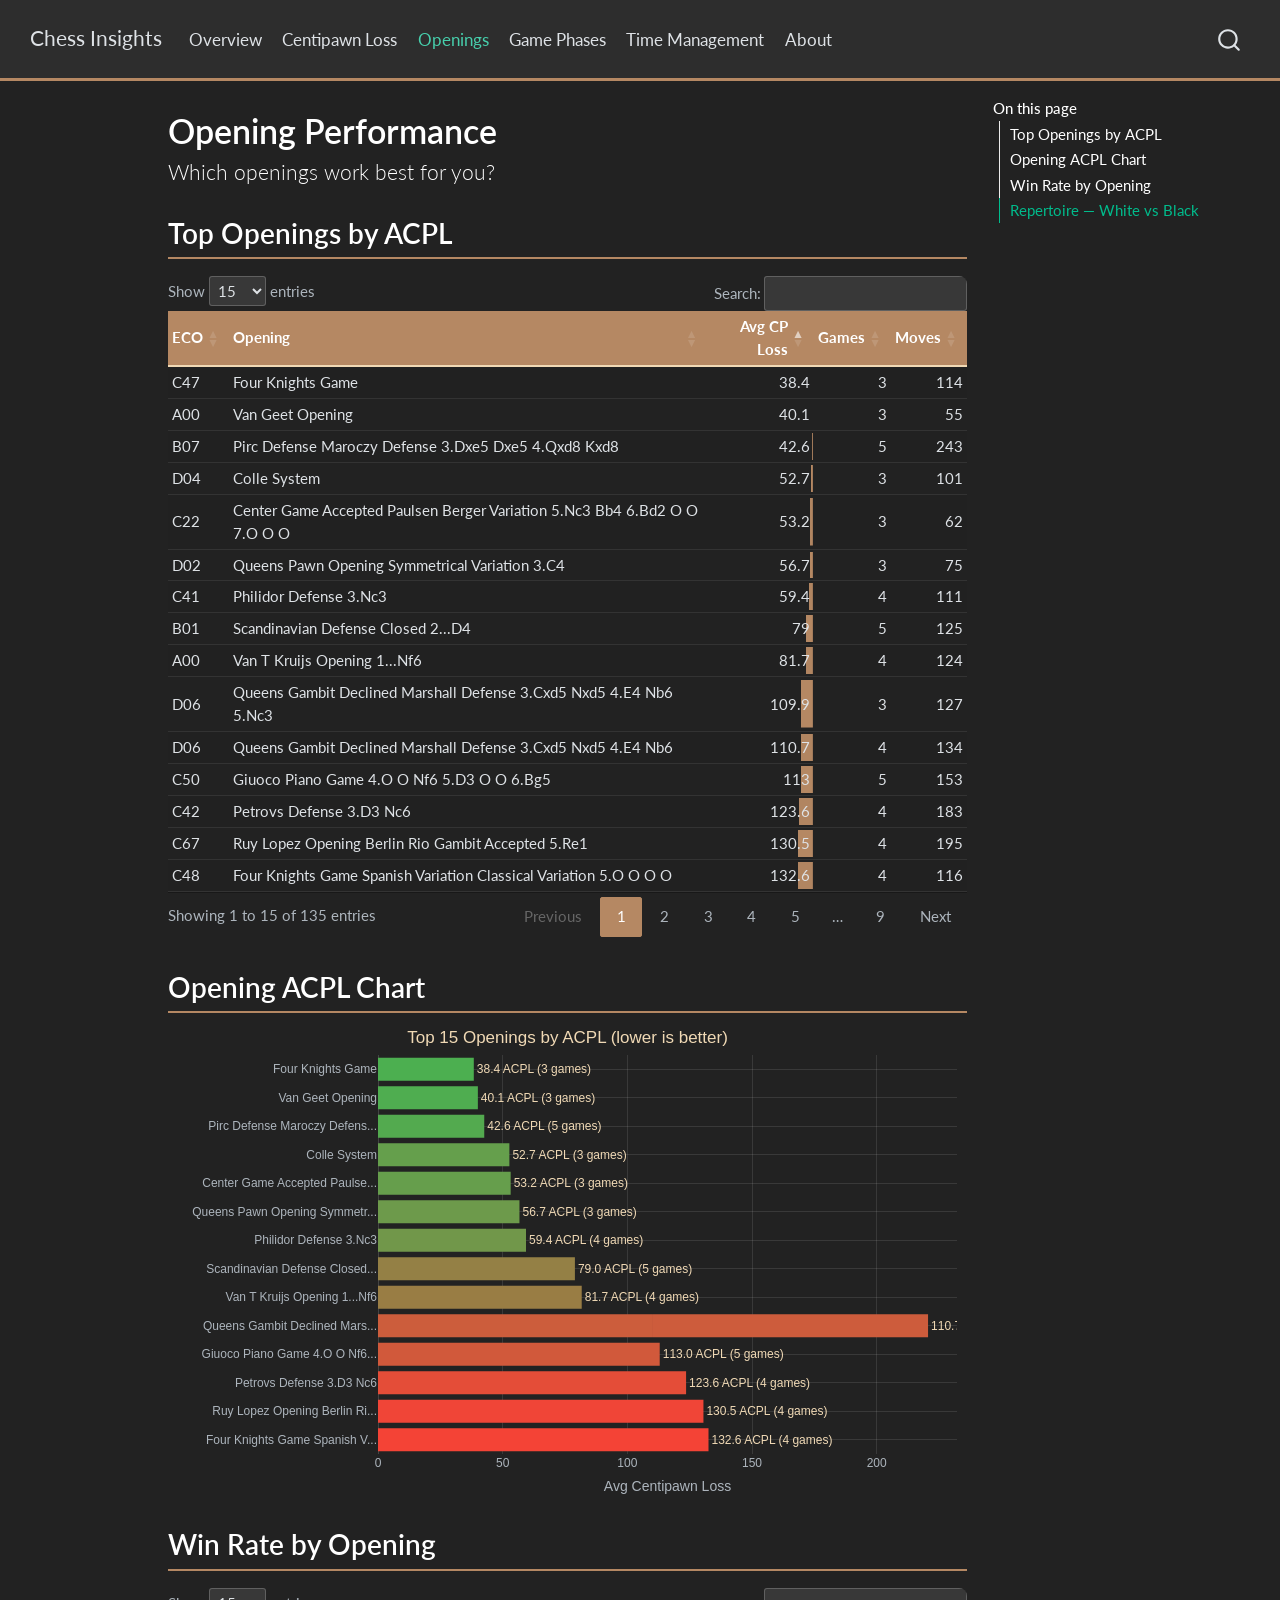
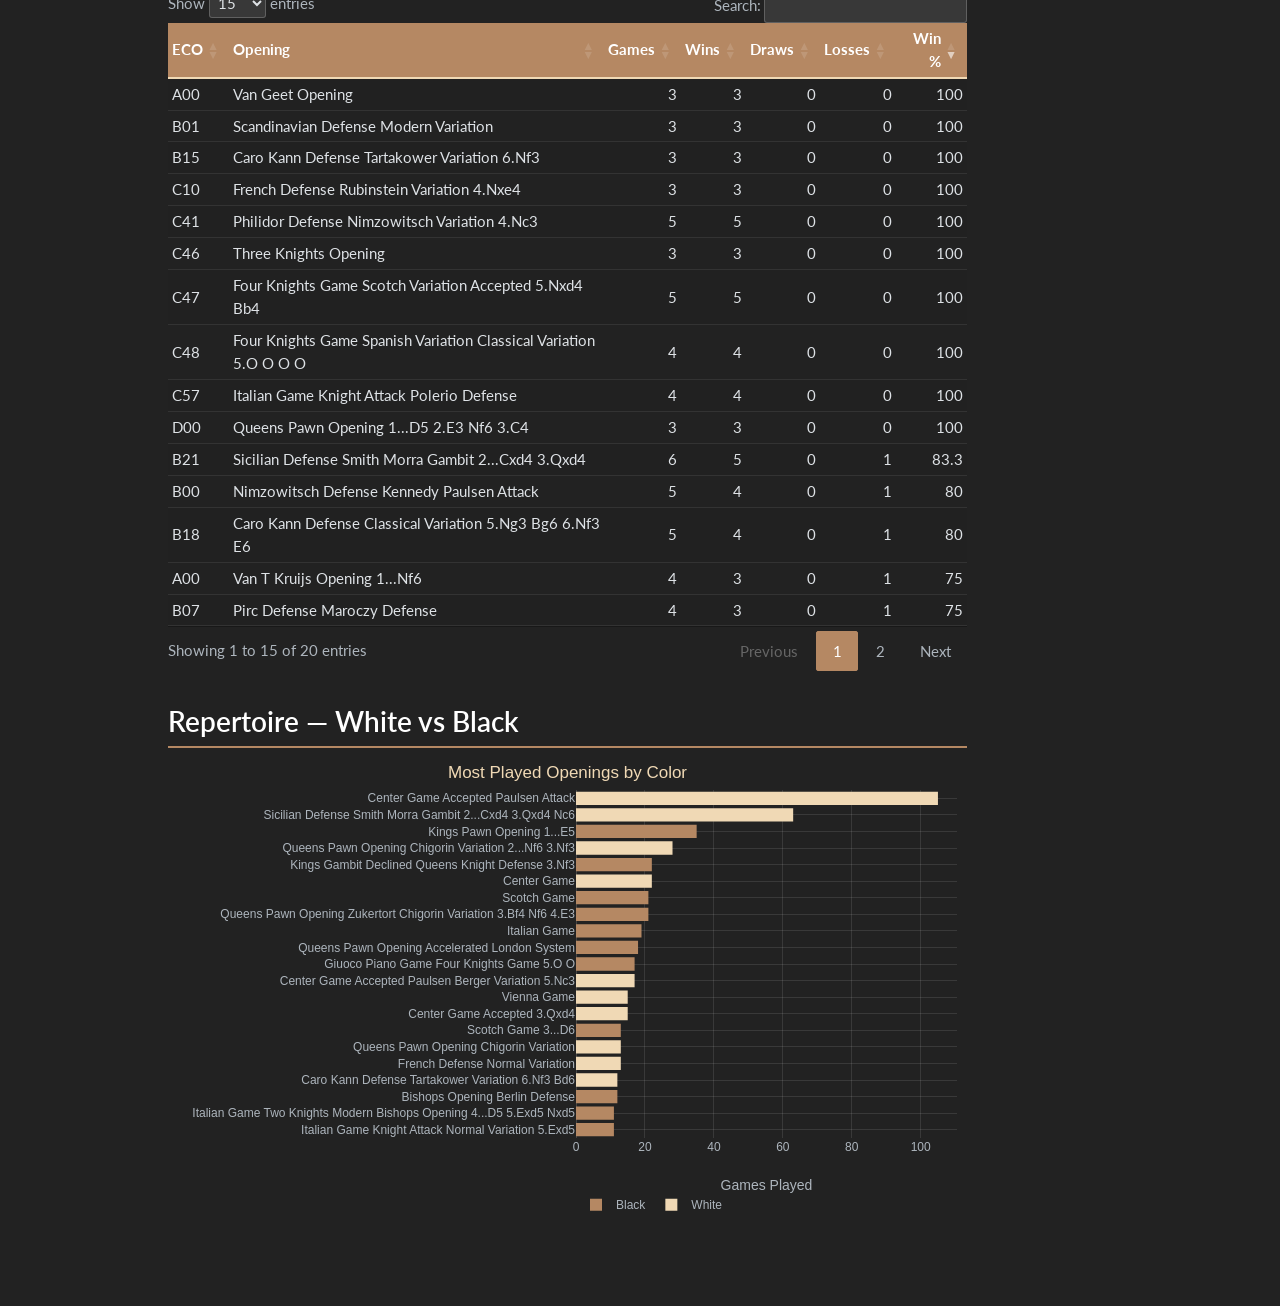
<file: docs/openings.html>
<!DOCTYPE html>
<html xmlns="http://www.w3.org/1999/xhtml" lang="en" xml:lang="en"><head>

<meta charset="utf-8">
<meta name="generator" content="quarto-1.6.42">

<meta name="viewport" content="width=device-width, initial-scale=1.0, user-scalable=yes">


<title>Opening Performance – Chess Insights</title>
<style>
code{white-space: pre-wrap;}
span.smallcaps{font-variant: small-caps;}
div.columns{display: flex; gap: min(4vw, 1.5em);}
div.column{flex: auto; overflow-x: auto;}
div.hanging-indent{margin-left: 1.5em; text-indent: -1.5em;}
ul.task-list{list-style: none;}
ul.task-list li input[type="checkbox"] {
  width: 0.8em;
  margin: 0 0.8em 0.2em -1em; /* quarto-specific, see https://github.com/quarto-dev/quarto-cli/issues/4556 */ 
  vertical-align: middle;
}
</style>


<script src="site_libs/quarto-nav/quarto-nav.js"></script>
<script src="site_libs/quarto-nav/headroom.min.js"></script>
<script src="site_libs/clipboard/clipboard.min.js"></script>
<script src="site_libs/quarto-search/autocomplete.umd.js"></script>
<script src="site_libs/quarto-search/fuse.min.js"></script>
<script src="site_libs/quarto-search/quarto-search.js"></script>
<meta name="quarto:offset" content="./">
<script src="site_libs/quarto-html/quarto.js"></script>
<script src="site_libs/quarto-html/popper.min.js"></script>
<script src="site_libs/quarto-html/tippy.umd.min.js"></script>
<script src="site_libs/quarto-html/anchor.min.js"></script>
<link href="site_libs/quarto-html/tippy.css" rel="stylesheet">
<link href="site_libs/quarto-html/quarto-syntax-highlighting-dark-b53751a350365c71b6c909e95f209ed1.css" rel="stylesheet" id="quarto-text-highlighting-styles">
<script src="site_libs/bootstrap/bootstrap.min.js"></script>
<link href="site_libs/bootstrap/bootstrap-icons.css" rel="stylesheet">
<link href="site_libs/bootstrap/bootstrap-f7415341d87a957c03202124dd040634.min.css" rel="stylesheet" append-hash="true" id="quarto-bootstrap" data-mode="dark">
<script id="quarto-search-options" type="application/json">{
  "location": "navbar",
  "copy-button": false,
  "collapse-after": 3,
  "panel-placement": "end",
  "type": "overlay",
  "limit": 50,
  "keyboard-shortcut": [
    "f",
    "/",
    "s"
  ],
  "show-item-context": false,
  "language": {
    "search-no-results-text": "No results",
    "search-matching-documents-text": "matching documents",
    "search-copy-link-title": "Copy link to search",
    "search-hide-matches-text": "Hide additional matches",
    "search-more-match-text": "more match in this document",
    "search-more-matches-text": "more matches in this document",
    "search-clear-button-title": "Clear",
    "search-text-placeholder": "",
    "search-detached-cancel-button-title": "Cancel",
    "search-submit-button-title": "Submit",
    "search-label": "Search"
  }
}</script>
<link href="site_libs/htmltools-fill-0.5.8.1/fill.css" rel="stylesheet">
<script src="site_libs/htmlwidgets-1.6.4/htmlwidgets.js"></script>
<link href="site_libs/datatables-css-0.0.0/datatables-crosstalk.css" rel="stylesheet">
<script src="site_libs/datatables-binding-0.34.0/datatables.js"></script>
<script src="site_libs/jquery-3.6.0/jquery-3.6.0.min.js"></script>
<link href="site_libs/dt-core-1.13.6/css/jquery.dataTables.min.css" rel="stylesheet">
<link href="site_libs/dt-core-1.13.6/css/jquery.dataTables.extra.css" rel="stylesheet">
<script src="site_libs/dt-core-1.13.6/js/jquery.dataTables.min.js"></script>
<link href="site_libs/crosstalk-1.2.1/css/crosstalk.min.css" rel="stylesheet">
<script src="site_libs/crosstalk-1.2.1/js/crosstalk.min.js"></script>
<script src="site_libs/plotly-binding-4.11.0/plotly.js"></script>
<script src="site_libs/typedarray-0.1/typedarray.min.js"></script>
<link href="site_libs/plotly-htmlwidgets-css-2.11.1/plotly-htmlwidgets.css" rel="stylesheet">
<script src="site_libs/plotly-main-2.11.1/plotly-latest.min.js"></script>


<link rel="stylesheet" href="styles.css">
</head>

<body class="nav-fixed">

<div id="quarto-search-results"></div>
  <header id="quarto-header" class="headroom fixed-top">
    <nav class="navbar navbar-expand-lg " data-bs-theme="dark">
      <div class="navbar-container container-fluid">
      <div class="navbar-brand-container mx-auto">
    <a class="navbar-brand" href="./index.html">
    <span class="navbar-title">Chess Insights</span>
    </a>
  </div>
            <div id="quarto-search" class="" title="Search"></div>
          <button class="navbar-toggler" type="button" data-bs-toggle="collapse" data-bs-target="#navbarCollapse" aria-controls="navbarCollapse" role="menu" aria-expanded="false" aria-label="Toggle navigation" onclick="if (window.quartoToggleHeadroom) { window.quartoToggleHeadroom(); }">
  <span class="navbar-toggler-icon"></span>
</button>
          <div class="collapse navbar-collapse" id="navbarCollapse">
            <ul class="navbar-nav navbar-nav-scroll me-auto">
  <li class="nav-item">
    <a class="nav-link" href="./index.html"> 
<span class="menu-text">Overview</span></a>
  </li>  
  <li class="nav-item">
    <a class="nav-link" href="./accuracy.html"> 
<span class="menu-text">Centipawn Loss</span></a>
  </li>  
  <li class="nav-item">
    <a class="nav-link active" href="./openings.html" aria-current="page"> 
<span class="menu-text">Openings</span></a>
  </li>  
  <li class="nav-item">
    <a class="nav-link" href="./phases.html"> 
<span class="menu-text">Game Phases</span></a>
  </li>  
  <li class="nav-item">
    <a class="nav-link" href="./time-management.html"> 
<span class="menu-text">Time Management</span></a>
  </li>  
  <li class="nav-item">
    <a class="nav-link" href="./about.html"> 
<span class="menu-text">About</span></a>
  </li>  
</ul>
          </div> <!-- /navcollapse -->
            <div class="quarto-navbar-tools">
</div>
      </div> <!-- /container-fluid -->
    </nav>
</header>
<!-- content -->
<div id="quarto-content" class="quarto-container page-columns page-rows-contents page-layout-article page-navbar">
<!-- sidebar -->
<!-- margin-sidebar -->
    <div id="quarto-margin-sidebar" class="sidebar margin-sidebar">
        <nav id="TOC" role="doc-toc" class="toc-active">
    <h2 id="toc-title">On this page</h2>
   
  <ul>
  <li><a href="#top-openings-by-acpl" id="toc-top-openings-by-acpl" class="nav-link active" data-scroll-target="#top-openings-by-acpl">Top Openings by ACPL</a></li>
  <li><a href="#opening-acpl-chart" id="toc-opening-acpl-chart" class="nav-link" data-scroll-target="#opening-acpl-chart">Opening ACPL Chart</a></li>
  <li><a href="#win-rate-by-opening" id="toc-win-rate-by-opening" class="nav-link" data-scroll-target="#win-rate-by-opening">Win Rate by Opening</a></li>
  <li><a href="#repertoire-white-vs-black" id="toc-repertoire-white-vs-black" class="nav-link" data-scroll-target="#repertoire-white-vs-black">Repertoire — White vs Black</a></li>
  </ul>
</nav>
    </div>
<!-- main -->
<main class="content" id="quarto-document-content">

<header id="title-block-header" class="quarto-title-block default">
<div class="quarto-title">
<h1 class="title">Opening Performance</h1>
<p class="subtitle lead">Which openings work best for you?</p>
</div>



<div class="quarto-title-meta">

    
  
    
  </div>
  


</header>


<section id="top-openings-by-acpl" class="level2">
<h2 class="anchored" data-anchor-id="top-openings-by-acpl">Top Openings by ACPL</h2>
<div class="cell">
<div class="cell-output-display">
<div class="datatables html-widget html-fill-item" id="htmlwidget-84e733d255d80ca1078c" style="width:100%;height:auto;"></div>
<script type="application/json" data-for="htmlwidget-84e733d255d80ca1078c">{"x":{"filter":"none","vertical":false,"data":[["C47","A00","B07","D04","C22","D02","C41","B01","A00","D06","D06","C50","C42","C67","C48","C50","D00","B15","D20","C10","C65","B21","C47","C50","C67","C50","C57","B00","C58","C24","C21","C50","C40","B00","C65","C45","B07","D00","A00","C43","C55","B18","C00","D00","C50","C22","B01","D02","D00","C20","D02","D00","D06","C65","B18","C26","C47","C65","C30","C65","D00","C22","B15","C58","D02","C30","B07","C47","D00","C28","C00","D20","C47","C45","C22","C45","C22","B21","C47","C26","B00","C46","C41","C24","C20","B15","C50","B18","C28","B00","C42","B07","B01","A00","D00","C45","C68","C55","A00","B00","D00","C55","B00","B15","C47","C22","C57","A07","D00","B08","C46","C44","D00","C21","C47","D00","C22","C50","C42","C42","C25","A46","B01","D20","B00","D02","C44","C00","C25","A00","B00","C25","C10","C77","C41"],["Four Knights Game","Van Geet Opening","Pirc Defense Maroczy Defense 3.Dxe5 Dxe5 4.Qxd8 Kxd8","Colle System","Center Game Accepted Paulsen Berger Variation 5.Nc3 Bb4 6.Bd2 O O 7.O O O","Queens Pawn Opening Symmetrical Variation 3.C4","Philidor Defense 3.Nc3","Scandinavian Defense Closed 2...D4","Van T Kruijs Opening 1...Nf6","Queens Gambit Declined Marshall Defense 3.Cxd5 Nxd5 4.E4 Nb6 5.Nc3","Queens Gambit Declined Marshall Defense 3.Cxd5 Nxd5 4.E4 Nb6","Giuoco Piano Game 4.O O Nf6 5.D3 O O 6.Bg5","Petrovs Defense 3.D3 Nc6","Ruy Lopez Opening Berlin Rio Gambit Accepted 5.Re1","Four Knights Game Spanish Variation Classical Variation 5.O O O O","Giuoco Piano Game Four Knights Game 5.O O","Queens Pawn Opening Chigorin Variation 2...Nf6 3.Nf3 Bf5","Caro Kann Defense Main Line 4...Nf6 5.Ng3","Queens Gambit Accepted Central Variation Alekhine System 4.Nc3","French Defense Normal Variation 2...D5 3.Nc3","Ruy Lopez Opening Berlin Defense 4.Bxc6 Dxc6","Sicilian Defense Smith Morra Gambit 2...Cxd4 3.Qxd4","Four Knights Game Gunsberg Variation","Giuoco Piano Game Four Knights Game","Ruy Lopez Opening Berlin Rio Gambit Accepted 5.D4","Giuoco Piano Game Giuoco Pianissimo Italian Four Knights Variation 5...O O","Italian Game Knight Attack Polerio Defense","Nimzowitsch Defense Kennedy Paulsen Attack","Italian Game Knight Attack Polerio Bishop Check Line...7.Dxc6 Bxc6 8.Bd3 H6 9.Ne4","Bishops Opening Berlin Defense 3.D3 D5 4.Exd5 Nxd5","Center Game Accepted 3.Qxd4","Italian Game","Kings Pawn Opening Kings Knight Variation","Kings Pawn Opening","Ruy Lopez Opening Berlin Defense 4.Bxc6","Scotch Game...4.Nxd4 Nxd4 5.Qxd4 D6","Pirc Defense Maroczy Defense 3.Dxe5","Queens Pawn Opening Accelerated London System 2...Nf6 3.E3","Undefined","Petrovs Defense Steinitz Attack Symmetrical Variation 4.Dxe5","Italian Game Two Knights Open","Caro Kann Defense Classical Variation 5.Ng3 Bg6 6.Nf3 Nd7","French Defense Franco Sicilian Defense","Queens Pawn Opening Accelerated London System","Giuoco Piano Game Giuoco Pianissimo Variation 4...Nf6 5.Bg5","Center Game Accepted Paulsen Berger Variation 5.Nc3 Bb4 6.Bd2","Scandinavian Defense Mieses Kotrc Variation 3.Nf3 Bg4","Queens Pawn Opening Zukertort Chigorin Variation 3.Bf4 Nf6 4.E3","Queens Pawn Opening 1...D5 2.E3 Nf6 3.C4","Kings Pawn Opening 1...E5","Queens Pawn Opening Zukertort Chigorin Variation","Queens Pawn Opening 1...D5","Queens Gambit Declined Marshall Defense 3.Nc3","Ruy Lopez Opening Berlin Defense 4.D3 Bc5 5.Bxc6 Dxc6","Caro Kann Defense Classical Variation 5.Ng3 Bg6 6.Nf3 E6","Vienna Game Falkbeer Variation 3.D4 Exd4 4.Qxd4","Four Knights Game Scotch Variation","Ruy Lopez Opening Berlin Defense 4.D3 Bc5","Kings Gambit Declined Queens Knight Defense","Ruy Lopez Opening Berlin Defense 4.D3","Queens Pawn Opening 1...D5 2.C3","Center Game Accepted Paulsen Berger Variation 5.Nc3","Caro Kann Defense Tartakower Variation 6.Nf3 Bd6","Italian Game Knight Attack Polerio Bishop Check Line 6...C6 7.Dxc6 Bxc6","Queens Pawn Opening Zukertort Chigorin Variation 3.E3","Kings Gambit Declined Queens Knight Defense 3.Nf3","Pirc Defense Modern Defense Geller System 2...Nf6 3.Nc3 E5","Four Knights Game 4.Be2","Queens Pawn Opening Chigorin Variation 2...E6","Vienna Game Falkbeer Vienna Gambit","French Defense Normal Variation","Queens Gambit Accepted 3.Nc3 Nf6 4.E3","Four Knights Game Scotch Variation 4...Bb4","Scotch Game Scotch Gambit Haxo Gambit 5.C3","Center Game Accepted Normal Variation","Scotch Game","Center Game Accepted Paulsen Attack","Sicilian Defense Smith Morra Gambit 2...Cxd4 3.Qxd4 Nc6","Four Knights Game Italian Variation","Vienna Game Falkbeer Variation","Nimzowitsch Defense Kennedy Variation 3.Dxe5 Nxe5","Three Knights Opening","Philidor Defense","Bishops Opening Berlin Defense","Kings Pawn Opening Leonardis Variation","Caro Kann Defense 2.D4 D5 3.Nc3","Giuoco Piano Game Giuoco Pianissimo Variation 4...Nf6","Caro Kann Defense Classical Variation 5.Ng3 Bg6 6.Nf3 Nf6","Bishops Opening Berlin Vienna Hybrid Variation 4...Bb4","Nimzowitsch Defense Kennedy Keres Attack","Petrovs Defense Classical Variation","Pirc Defense Maroczy Defense","Scandinavian Defense Modern Variation","Van T Kruijs Opening 1...D5","Queens Pawn Opening Chigorin Variation 2...Nf6 3.Bf4","Scotch Game 3...D6","Ruy Lopez Opening Morphy Defense Exchange Lutikov Variation","Italian Game Two Knights Defense","Van T Kruijs Opening","Nimzowitsch Defense Kennedy Linksspringer Variation","Queens Pawn Opening Chigorin Variation 2...Nf6 3.Nf3","Italian Game Two Knights Modern Bishops Opening 4...D5 5.Exd5 Nxd5","Owens Defense 2.D4","Caro Kann Defense Tartakower Variation 6.Nf3","Four Knights Game Scotch Variation Accepted 5.Nxd4","Center Game Accepted Paulsen Berger Variation...6.Bd2 O O 7.O O O Re8","Italian Game Knight Attack Normal Variation 5.Exd5","Kings Indian Attack Yugoslav Variation 3.Bg2 Nc6 4.D4 Bf5","Queens Pawn Opening Chigorin Variation","Pirc Defense Classical Schlechter Variation 5...O O","Three Knights Opening 3...Bc5","Kings Pawn Opening Kings Knight Variation 2...Nc6 3.D3","Queens Pawn Opening 1...D5 2.E3","Center Game","Four Knights Game Scotch Variation Accepted 5.Nxd4 Bb4","Queens Pawn Opening Chigorin Variation 2...Nf6","Center Game Accepted Paulsen Attack 4...G6 5.Nc3 Bg7 6.Bd2","Giuoco Piano Game Giuoco Pianissimo Variation 4...Nf6 5.Bg5 H6 6.Bh4","Petrovs Defense Three Knights Game 3...Bb4 4.Nxe5","Petrovs Defense Three Knights Game","Vienna Game","Indian Game Knights Variation 2...E6 3.Nc3 D5","Scandinavian Defense Mieses Kotrc Variation 3.Nf3","Queens Gambit Accepted Old Variation 3...Nf6 4.Bxc4","Owens Defense...4.Nf3 Bb4 5.Bd3 Nf6","Queens Pawn Opening Zukertort Chigorin Variation 3.Bf4","Ponziani Opening Jaenisch Counterattack","French Defense Queens Knight Variation","Vienna Game 2...D6","Van T Kruijs Opening 1...E5","Nimzowitsch Defense 2.D4","Vienna Game Anderssen Defense 3.Nf3","French Defense Rubinstein Variation 4.Nxe4","Ruy Lopez Opening Morphy Defense Tarrasch Variation 5...B5 6.Bb3","Philidor Defense Nimzowitsch Variation 4.Nc3"],[38.4,40.1,42.6,52.7,53.2,56.7,59.4,79,81.7,109.9,110.7,113,123.6,130.5,132.6,138,138.5,142,143,145.1,147.4,147.5,149.1,151.5,152.2,153.7,153.9,159.4,162.6,162.9,167.3,167.3,170.9,170.9,175.2,179.6,185,185.4,185.7,185.8,186.5,187,187.5,189,194.9,196.4,198.9,200.3,201.9,211.7,214.8,219,220.5,224.4,226.9,229.1,229.6,231.3,232.9,236.4,241,242.2,246.2,248.4,251.2,251.2,252.2,253.6,256.1,256.3,261,261.1,261.8,268.1,270.6,278,280.4,280.9,282.6,283.7,288.7,290.2,290.8,291.7,295.3,301.2,302,302.6,304.4,313.1,315.8,316.3,327.2,332.2,333.2,345.2,352.8,354.9,356.2,359.4,359.6,374.5,377.9,383,384.1,391.7,403.4,404.1,411.4,414.4,418,435.1,436,445.3,447.1,464.6,465.5,471.2,472.7,472.9,473.5,484.3,502.9,516.4,529.5,541.8,554.9,559.9,564.6,574.2,598.9,618,619.6,662,684.1],[3,3,5,3,3,3,4,5,4,3,4,5,4,4,4,17,10,3,6,4,4,5,4,10,4,9,4,5,3,6,15,19,3,3,4,3,4,3,6,3,5,3,3,17,3,10,4,16,3,36,6,4,3,3,4,4,11,3,4,5,3,14,11,5,5,17,8,3,10,7,13,6,6,4,9,22,92,52,10,4,3,3,3,12,7,3,7,5,3,6,4,4,3,6,10,14,4,5,7,4,32,10,3,3,10,8,11,3,15,3,3,4,3,23,5,3,3,4,3,8,15,8,3,3,5,3,5,6,6,7,3,3,3,3,5],[114,55,243,101,62,75,111,125,124,127,134,153,183,195,116,676,329,87,213,100,141,216,106,356,113,366,84,229,73,213,601,499,81,148,192,98,147,136,231,78,74,130,198,652,64,331,196,587,119,1039,240,118,63,109,159,174,354,107,121,114,104,513,432,183,164,568,283,109,258,201,574,195,163,96,264,723,3322,1853,369,157,94,81,109,357,227,85,188,151,122,202,115,181,99,195,239,532,74,168,195,181,1139,341,148,56,336,201,307,129,467,133,53,195,104,764,107,71,70,153,94,257,378,281,64,105,141,82,165,145,228,275,76,118,82,129,174]],"container":"<table class=\"compact stripe\">\n  <thead>\n    <tr>\n      <th>ECO<\/th>\n      <th>Opening<\/th>\n      <th>Avg CP Loss<\/th>\n      <th>Games<\/th>\n      <th>Moves<\/th>\n    <\/tr>\n  <\/thead>\n<\/table>","options":{"pageLength":15,"order":[[2,"asc"]],"columnDefs":[{"className":"dt-right","targets":[2,3,4]},{"name":"ECO","targets":0},{"name":"Opening","targets":1},{"name":"Avg CP Loss","targets":2},{"name":"Games","targets":3},{"name":"Moves","targets":4}],"autoWidth":false,"orderClasses":false,"lengthMenu":[10,15,25,50,100],"rowCallback":"function(row, data, displayNum, displayIndex, dataIndex) {\nvar value=data[2]; $(this.api().cell(row, 2).node()).css({'background':isNaN(parseFloat(value)) || value <= 38.421053 ? '' : 'linear-gradient(90.000000deg, transparent ' + Math.max(684.097701 - value, 0)/645.676649 * 100 + '%, #b58863 ' + Math.max(684.097701 - value, 0)/645.676649 * 100 + '%)','background-size':'98% 88%','background-repeat':'no-repeat','background-position':'center'});\n}"}},"evals":["options.rowCallback"],"jsHooks":[]}</script>
</div>
</div>
</section>
<section id="opening-acpl-chart" class="level2">
<h2 class="anchored" data-anchor-id="opening-acpl-chart">Opening ACPL Chart</h2>
<div class="cell">
<div class="cell-output-display">
<div class="plotly html-widget html-fill-item" id="htmlwidget-e09bd46d2d91fccf793a" style="width:100%;height:464px;"></div>
<script type="application/json" data-for="htmlwidget-e09bd46d2d91fccf793a">{"x":{"visdat":{"acfa795cc276":["function () ","plotlyVisDat"]},"cur_data":"acfa795cc276","attrs":{"acfa795cc276":{"x":{},"y":{},"orientation":"h","marker":{"color":{},"colorscale":[["0","#4CAF50"],["1","#F44336"]],"reversescale":false},"text":{},"textposition":"outside","textfont":{"color":"#f0d9b5"},"hovertemplate":"%{y}<br>ACPL: %{x:.1f}<br>Games: %{customdata}<extra><\/extra>","customdata":{},"alpha_stroke":1,"sizes":[10,100],"spans":[1,20],"type":"bar"}},"layout":{"margin":{"b":40,"l":200,"t":25,"r":10},"title":{"text":"Top 15 Openings by ACPL (lower is better)","font":{"color":"#f0d9b5"}},"xaxis":{"domain":[0,1],"automargin":true,"title":"Avg Centipawn Loss","gridcolor":"rgba(255,255,255,0.1)"},"yaxis":{"domain":[0,1],"automargin":true,"title":"","gridcolor":"rgba(255,255,255,0.1)","type":"category","categoryorder":"array","categoryarray":["Four Knights Game Spanish V...","Ruy Lopez Opening Berlin Ri...","Petrovs Defense 3.D3 Nc6","Giuoco Piano Game 4.O O Nf6...","Queens Gambit Declined Mars...","Van T Kruijs Opening 1...Nf6","Scandinavian Defense Closed...","Philidor Defense 3.Nc3","Queens Pawn Opening Symmetr...","Center Game Accepted Paulse...","Colle System","Pirc Defense Maroczy Defens...","Van Geet Opening","Four Knights Game"]},"paper_bgcolor":"rgba(0,0,0,0)","plot_bgcolor":"rgba(0,0,0,0)","font":{"color":"#adb5bd"},"hovermode":"closest","showlegend":false},"source":"A","config":{"modeBarButtonsToAdd":["hoverclosest","hovercompare"],"showSendToCloud":false},"data":[{"x":[38.421052631578938,40.054545454545448,42.613168724279845,52.693069306930674,53.20967741935484,56.733333333333327,59.360360360360367,78.975999999999999,81.709677419354833,109.90551181102362,110.70149253731354,112.9869281045752,123.56284153005471,130.52820512820534,132.55172413793093],"y":["Four Knights Game","Van Geet Opening","Pirc Defense Maroczy Defens...","Colle System","Center Game Accepted Paulse...","Queens Pawn Opening Symmetr...","Philidor Defense 3.Nc3","Scandinavian Defense Closed...","Van T Kruijs Opening 1...Nf6","Queens Gambit Declined Mars...","Queens Gambit Declined Mars...","Giuoco Piano Game 4.O O Nf6...","Petrovs Defense 3.D3 Nc6","Ruy Lopez Opening Berlin Ri...","Four Knights Game Spanish V..."],"orientation":"h","marker":{"color":[38.421052631578938,40.054545454545448,42.613168724279845,52.693069306930674,53.20967741935484,56.733333333333327,59.360360360360367,78.975999999999999,81.709677419354833,109.90551181102362,110.70149253731354,112.9869281045752,123.56284153005471,130.52820512820534,132.55172413793093],"colorscale":[["0","#4CAF50"],["1","#F44336"]],"reversescale":false,"line":{"color":"rgba(31,119,180,1)"}},"text":["38.4 ACPL (3 games)","40.1 ACPL (3 games)","42.6 ACPL (5 games)","52.7 ACPL (3 games)","53.2 ACPL (3 games)","56.7 ACPL (3 games)","59.4 ACPL (4 games)","79.0 ACPL (5 games)","81.7 ACPL (4 games)","109.9 ACPL (3 games)","110.7 ACPL (4 games)","113.0 ACPL (5 games)","123.6 ACPL (4 games)","130.5 ACPL (4 games)","132.6 ACPL (4 games)"],"textposition":["outside","outside","outside","outside","outside","outside","outside","outside","outside","outside","outside","outside","outside","outside","outside"],"textfont":{"color":"#f0d9b5"},"hovertemplate":["%{y}<br>ACPL: %{x:.1f}<br>Games: %{customdata}<extra><\/extra>","%{y}<br>ACPL: %{x:.1f}<br>Games: %{customdata}<extra><\/extra>","%{y}<br>ACPL: %{x:.1f}<br>Games: %{customdata}<extra><\/extra>","%{y}<br>ACPL: %{x:.1f}<br>Games: %{customdata}<extra><\/extra>","%{y}<br>ACPL: %{x:.1f}<br>Games: %{customdata}<extra><\/extra>","%{y}<br>ACPL: %{x:.1f}<br>Games: %{customdata}<extra><\/extra>","%{y}<br>ACPL: %{x:.1f}<br>Games: %{customdata}<extra><\/extra>","%{y}<br>ACPL: %{x:.1f}<br>Games: %{customdata}<extra><\/extra>","%{y}<br>ACPL: %{x:.1f}<br>Games: %{customdata}<extra><\/extra>","%{y}<br>ACPL: %{x:.1f}<br>Games: %{customdata}<extra><\/extra>","%{y}<br>ACPL: %{x:.1f}<br>Games: %{customdata}<extra><\/extra>","%{y}<br>ACPL: %{x:.1f}<br>Games: %{customdata}<extra><\/extra>","%{y}<br>ACPL: %{x:.1f}<br>Games: %{customdata}<extra><\/extra>","%{y}<br>ACPL: %{x:.1f}<br>Games: %{customdata}<extra><\/extra>","%{y}<br>ACPL: %{x:.1f}<br>Games: %{customdata}<extra><\/extra>"],"customdata":[3,3,5,3,3,3,4,5,4,3,4,5,4,4,4],"type":"bar","error_y":{"color":"rgba(31,119,180,1)"},"error_x":{"color":"rgba(31,119,180,1)"},"xaxis":"x","yaxis":"y","frame":null}],"highlight":{"on":"plotly_click","persistent":false,"dynamic":false,"selectize":false,"opacityDim":0.20000000000000001,"selected":{"opacity":1},"debounce":0},"shinyEvents":["plotly_hover","plotly_click","plotly_selected","plotly_relayout","plotly_brushed","plotly_brushing","plotly_clickannotation","plotly_doubleclick","plotly_deselect","plotly_afterplot","plotly_sunburstclick"],"base_url":"https://plot.ly"},"evals":[],"jsHooks":[]}</script>
</div>
</div>
</section>
<section id="win-rate-by-opening" class="level2">
<h2 class="anchored" data-anchor-id="win-rate-by-opening">Win Rate by Opening</h2>
<div class="cell">
<div class="cell-output-display">
<div class="datatables html-widget html-fill-item" id="htmlwidget-943f9c38ec76454a8661" style="width:100%;height:auto;"></div>
<script type="application/json" data-for="htmlwidget-943f9c38ec76454a8661">{"x":{"filter":"none","vertical":false,"data":[["A00","B01","B15","C10","C41","C46","C47","C48","C57","D00","B21","B00","B18","A00","B07","C10","C22","C26","C30","D06"],["Van Geet Opening","Scandinavian Defense Modern Variation","Caro Kann Defense Tartakower Variation 6.Nf3","French Defense Rubinstein Variation 4.Nxe4","Philidor Defense Nimzowitsch Variation 4.Nc3","Three Knights Opening","Four Knights Game Scotch Variation Accepted 5.Nxd4 Bb4","Four Knights Game Spanish Variation Classical Variation 5.O O O O","Italian Game Knight Attack Polerio Defense","Queens Pawn Opening 1...D5 2.E3 Nf6 3.C4","Sicilian Defense Smith Morra Gambit 2...Cxd4 3.Qxd4","Nimzowitsch Defense Kennedy Paulsen Attack","Caro Kann Defense Classical Variation 5.Ng3 Bg6 6.Nf3 E6","Van T Kruijs Opening 1...Nf6","Pirc Defense Maroczy Defense","French Defense Normal Variation 2...D5 3.Nc3","Center Game Accepted Paulsen Berger Variation 5.Nc3 Bb4 6.Bd2 O O 7.O O O","Vienna Game Falkbeer Variation","Kings Gambit Declined Queens Knight Defense","Queens Gambit Declined Marshall Defense 3.Cxd5 Nxd5 4.E4 Nb6 5.Nc3"],[3,3,3,3,5,3,5,4,4,3,6,5,5,4,4,4,4,4,4,4],[3,3,3,3,5,3,5,4,4,3,5,4,4,3,3,3,3,3,3,3],[0,0,0,0,0,0,0,0,0,0,0,0,0,0,0,0,0,0,0,0],[0,0,0,0,0,0,0,0,0,0,1,1,1,1,1,1,1,1,1,1],[100,100,100,100,100,100,100,100,100,100,83.3,80,80,75,75,75,75,75,75,75]],"container":"<table class=\"compact stripe\">\n  <thead>\n    <tr>\n      <th>ECO<\/th>\n      <th>Opening<\/th>\n      <th>Games<\/th>\n      <th>Wins<\/th>\n      <th>Draws<\/th>\n      <th>Losses<\/th>\n      <th>Win %<\/th>\n    <\/tr>\n  <\/thead>\n<\/table>","options":{"pageLength":15,"order":[[6,"desc"]],"columnDefs":[{"className":"dt-right","targets":[2,3,4,5,6]},{"name":"ECO","targets":0},{"name":"Opening","targets":1},{"name":"Games","targets":2},{"name":"Wins","targets":3},{"name":"Draws","targets":4},{"name":"Losses","targets":5},{"name":"Win %","targets":6}],"autoWidth":false,"orderClasses":false,"lengthMenu":[10,15,25,50,100]}},"evals":[],"jsHooks":[]}</script>
</div>
</div>
</section>
<section id="repertoire-white-vs-black" class="level2">
<h2 class="anchored" data-anchor-id="repertoire-white-vs-black">Repertoire — White vs Black</h2>
<div class="cell">
<div class="cell-output-display">
<div class="plotly html-widget html-fill-item" id="htmlwidget-b846a48bc1bbb9afa3b3" style="width:100%;height:464px;"></div>
<script type="application/json" data-for="htmlwidget-b846a48bc1bbb9afa3b3">{"x":{"visdat":{"acfa415b84bb":["function () ","plotlyVisDat"]},"cur_data":"acfa415b84bb","attrs":{"acfa415b84bb":{"x":{},"y":{},"orientation":"h","hovertemplate":"%{y}<br>Games: %{x}<extra><\/extra>","color":{},"colors":["#f0d9b5","#b58863"],"alpha_stroke":1,"sizes":[10,100],"spans":[1,20],"type":"bar"}},"layout":{"margin":{"b":40,"l":200,"t":25,"r":10},"title":{"text":"Most Played Openings by Color","font":{"color":"#f0d9b5"}},"xaxis":{"domain":[0,1],"automargin":true,"title":"Games Played","gridcolor":"rgba(255,255,255,0.1)"},"yaxis":{"domain":[0,1],"automargin":true,"title":"","gridcolor":"rgba(255,255,255,0.1)","type":"category","categoryorder":"array","categoryarray":["Italian Game Knight Attack Normal Variation 5.Exd5","Italian Game Two Knights Modern Bishops Opening 4...D5 5.Exd5 Nxd5","Bishops Opening Berlin Defense","Caro Kann Defense Tartakower Variation 6.Nf3 Bd6","French Defense Normal Variation","Queens Pawn Opening Chigorin Variation","Scotch Game 3...D6","Center Game Accepted 3.Qxd4","Vienna Game","Center Game Accepted Paulsen Berger Variation 5.Nc3","Giuoco Piano Game Four Knights Game 5.O O","Queens Pawn Opening Accelerated London System","Italian Game","Queens Pawn Opening Zukertort Chigorin Variation 3.Bf4 Nf6 4.E3","Scotch Game","Center Game","Kings Gambit Declined Queens Knight Defense 3.Nf3","Queens Pawn Opening Chigorin Variation 2...Nf6 3.Nf3","Kings Pawn Opening 1...E5","Sicilian Defense Smith Morra Gambit 2...Cxd4 3.Qxd4 Nc6","Center Game Accepted Paulsen Attack"]},"barmode":"group","paper_bgcolor":"rgba(0,0,0,0)","plot_bgcolor":"rgba(0,0,0,0)","font":{"color":"#adb5bd"},"legend":{"orientation":"h","y":-0.14999999999999999},"hovermode":"closest","showlegend":true},"source":"A","config":{"modeBarButtonsToAdd":["hoverclosest","hovercompare"],"showSendToCloud":false},"data":[{"x":[35,22,21,21,19,18,17,13,12,11,11],"y":["Kings Pawn Opening 1...E5","Kings Gambit Declined Queens Knight Defense 3.Nf3","Scotch Game","Queens Pawn Opening Zukertort Chigorin Variation 3.Bf4 Nf6 4.E3","Italian Game","Queens Pawn Opening Accelerated London System","Giuoco Piano Game Four Knights Game 5.O O","Scotch Game 3...D6","Bishops Opening Berlin Defense","Italian Game Two Knights Modern Bishops Opening 4...D5 5.Exd5 Nxd5","Italian Game Knight Attack Normal Variation 5.Exd5"],"orientation":"h","hovertemplate":["%{y}<br>Games: %{x}<extra><\/extra>","%{y}<br>Games: %{x}<extra><\/extra>","%{y}<br>Games: %{x}<extra><\/extra>","%{y}<br>Games: %{x}<extra><\/extra>","%{y}<br>Games: %{x}<extra><\/extra>","%{y}<br>Games: %{x}<extra><\/extra>","%{y}<br>Games: %{x}<extra><\/extra>","%{y}<br>Games: %{x}<extra><\/extra>","%{y}<br>Games: %{x}<extra><\/extra>","%{y}<br>Games: %{x}<extra><\/extra>","%{y}<br>Games: %{x}<extra><\/extra>"],"type":"bar","name":"Black","marker":{"color":"rgba(181,136,99,1)","line":{"color":"rgba(181,136,99,1)"}},"textfont":{"color":"rgba(181,136,99,1)"},"error_y":{"color":"rgba(181,136,99,1)"},"error_x":{"color":"rgba(181,136,99,1)"},"xaxis":"x","yaxis":"y","frame":null},{"x":[105,63,28,22,17,15,15,13,13,12],"y":["Center Game Accepted Paulsen Attack","Sicilian Defense Smith Morra Gambit 2...Cxd4 3.Qxd4 Nc6","Queens Pawn Opening Chigorin Variation 2...Nf6 3.Nf3","Center Game","Center Game Accepted Paulsen Berger Variation 5.Nc3","Center Game Accepted 3.Qxd4","Vienna Game","French Defense Normal Variation","Queens Pawn Opening Chigorin Variation","Caro Kann Defense Tartakower Variation 6.Nf3 Bd6"],"orientation":"h","hovertemplate":["%{y}<br>Games: %{x}<extra><\/extra>","%{y}<br>Games: %{x}<extra><\/extra>","%{y}<br>Games: %{x}<extra><\/extra>","%{y}<br>Games: %{x}<extra><\/extra>","%{y}<br>Games: %{x}<extra><\/extra>","%{y}<br>Games: %{x}<extra><\/extra>","%{y}<br>Games: %{x}<extra><\/extra>","%{y}<br>Games: %{x}<extra><\/extra>","%{y}<br>Games: %{x}<extra><\/extra>","%{y}<br>Games: %{x}<extra><\/extra>"],"type":"bar","name":"White","marker":{"color":"rgba(240,217,181,1)","line":{"color":"rgba(240,217,181,1)"}},"textfont":{"color":"rgba(240,217,181,1)"},"error_y":{"color":"rgba(240,217,181,1)"},"error_x":{"color":"rgba(240,217,181,1)"},"xaxis":"x","yaxis":"y","frame":null}],"highlight":{"on":"plotly_click","persistent":false,"dynamic":false,"selectize":false,"opacityDim":0.20000000000000001,"selected":{"opacity":1},"debounce":0},"shinyEvents":["plotly_hover","plotly_click","plotly_selected","plotly_relayout","plotly_brushed","plotly_brushing","plotly_clickannotation","plotly_doubleclick","plotly_deselect","plotly_afterplot","plotly_sunburstclick"],"base_url":"https://plot.ly"},"evals":[],"jsHooks":[]}</script>
</div>
</div>


</section>

</main> <!-- /main -->
<script id="quarto-html-after-body" type="application/javascript">
window.document.addEventListener("DOMContentLoaded", function (event) {
  const toggleBodyColorMode = (bsSheetEl) => {
    const mode = bsSheetEl.getAttribute("data-mode");
    const bodyEl = window.document.querySelector("body");
    if (mode === "dark") {
      bodyEl.classList.add("quarto-dark");
      bodyEl.classList.remove("quarto-light");
    } else {
      bodyEl.classList.add("quarto-light");
      bodyEl.classList.remove("quarto-dark");
    }
  }
  const toggleBodyColorPrimary = () => {
    const bsSheetEl = window.document.querySelector("link#quarto-bootstrap");
    if (bsSheetEl) {
      toggleBodyColorMode(bsSheetEl);
    }
  }
  toggleBodyColorPrimary();  
  const icon = "";
  const anchorJS = new window.AnchorJS();
  anchorJS.options = {
    placement: 'right',
    icon: icon
  };
  anchorJS.add('.anchored');
  const isCodeAnnotation = (el) => {
    for (const clz of el.classList) {
      if (clz.startsWith('code-annotation-')) {                     
        return true;
      }
    }
    return false;
  }
  const onCopySuccess = function(e) {
    // button target
    const button = e.trigger;
    // don't keep focus
    button.blur();
    // flash "checked"
    button.classList.add('code-copy-button-checked');
    var currentTitle = button.getAttribute("title");
    button.setAttribute("title", "Copied!");
    let tooltip;
    if (window.bootstrap) {
      button.setAttribute("data-bs-toggle", "tooltip");
      button.setAttribute("data-bs-placement", "left");
      button.setAttribute("data-bs-title", "Copied!");
      tooltip = new bootstrap.Tooltip(button, 
        { trigger: "manual", 
          customClass: "code-copy-button-tooltip",
          offset: [0, -8]});
      tooltip.show();    
    }
    setTimeout(function() {
      if (tooltip) {
        tooltip.hide();
        button.removeAttribute("data-bs-title");
        button.removeAttribute("data-bs-toggle");
        button.removeAttribute("data-bs-placement");
      }
      button.setAttribute("title", currentTitle);
      button.classList.remove('code-copy-button-checked');
    }, 1000);
    // clear code selection
    e.clearSelection();
  }
  const getTextToCopy = function(trigger) {
      const codeEl = trigger.previousElementSibling.cloneNode(true);
      for (const childEl of codeEl.children) {
        if (isCodeAnnotation(childEl)) {
          childEl.remove();
        }
      }
      return codeEl.innerText;
  }
  const clipboard = new window.ClipboardJS('.code-copy-button:not([data-in-quarto-modal])', {
    text: getTextToCopy
  });
  clipboard.on('success', onCopySuccess);
  if (window.document.getElementById('quarto-embedded-source-code-modal')) {
    const clipboardModal = new window.ClipboardJS('.code-copy-button[data-in-quarto-modal]', {
      text: getTextToCopy,
      container: window.document.getElementById('quarto-embedded-source-code-modal')
    });
    clipboardModal.on('success', onCopySuccess);
  }
    var localhostRegex = new RegExp(/^(?:http|https):\/\/localhost\:?[0-9]*\//);
    var mailtoRegex = new RegExp(/^mailto:/);
      var filterRegex = new RegExp('/' + window.location.host + '/');
    var isInternal = (href) => {
        return filterRegex.test(href) || localhostRegex.test(href) || mailtoRegex.test(href);
    }
    // Inspect non-navigation links and adorn them if external
 	var links = window.document.querySelectorAll('a[href]:not(.nav-link):not(.navbar-brand):not(.toc-action):not(.sidebar-link):not(.sidebar-item-toggle):not(.pagination-link):not(.no-external):not([aria-hidden]):not(.dropdown-item):not(.quarto-navigation-tool):not(.about-link)');
    for (var i=0; i<links.length; i++) {
      const link = links[i];
      if (!isInternal(link.href)) {
        // undo the damage that might have been done by quarto-nav.js in the case of
        // links that we want to consider external
        if (link.dataset.originalHref !== undefined) {
          link.href = link.dataset.originalHref;
        }
      }
    }
  function tippyHover(el, contentFn, onTriggerFn, onUntriggerFn) {
    const config = {
      allowHTML: true,
      maxWidth: 500,
      delay: 100,
      arrow: false,
      appendTo: function(el) {
          return el.parentElement;
      },
      interactive: true,
      interactiveBorder: 10,
      theme: 'quarto',
      placement: 'bottom-start',
    };
    if (contentFn) {
      config.content = contentFn;
    }
    if (onTriggerFn) {
      config.onTrigger = onTriggerFn;
    }
    if (onUntriggerFn) {
      config.onUntrigger = onUntriggerFn;
    }
    window.tippy(el, config); 
  }
  const noterefs = window.document.querySelectorAll('a[role="doc-noteref"]');
  for (var i=0; i<noterefs.length; i++) {
    const ref = noterefs[i];
    tippyHover(ref, function() {
      // use id or data attribute instead here
      let href = ref.getAttribute('data-footnote-href') || ref.getAttribute('href');
      try { href = new URL(href).hash; } catch {}
      const id = href.replace(/^#\/?/, "");
      const note = window.document.getElementById(id);
      if (note) {
        return note.innerHTML;
      } else {
        return "";
      }
    });
  }
  const xrefs = window.document.querySelectorAll('a.quarto-xref');
  const processXRef = (id, note) => {
    // Strip column container classes
    const stripColumnClz = (el) => {
      el.classList.remove("page-full", "page-columns");
      if (el.children) {
        for (const child of el.children) {
          stripColumnClz(child);
        }
      }
    }
    stripColumnClz(note)
    if (id === null || id.startsWith('sec-')) {
      // Special case sections, only their first couple elements
      const container = document.createElement("div");
      if (note.children && note.children.length > 2) {
        container.appendChild(note.children[0].cloneNode(true));
        for (let i = 1; i < note.children.length; i++) {
          const child = note.children[i];
          if (child.tagName === "P" && child.innerText === "") {
            continue;
          } else {
            container.appendChild(child.cloneNode(true));
            break;
          }
        }
        if (window.Quarto?.typesetMath) {
          window.Quarto.typesetMath(container);
        }
        return container.innerHTML
      } else {
        if (window.Quarto?.typesetMath) {
          window.Quarto.typesetMath(note);
        }
        return note.innerHTML;
      }
    } else {
      // Remove any anchor links if they are present
      const anchorLink = note.querySelector('a.anchorjs-link');
      if (anchorLink) {
        anchorLink.remove();
      }
      if (window.Quarto?.typesetMath) {
        window.Quarto.typesetMath(note);
      }
      if (note.classList.contains("callout")) {
        return note.outerHTML;
      } else {
        return note.innerHTML;
      }
    }
  }
  for (var i=0; i<xrefs.length; i++) {
    const xref = xrefs[i];
    tippyHover(xref, undefined, function(instance) {
      instance.disable();
      let url = xref.getAttribute('href');
      let hash = undefined; 
      if (url.startsWith('#')) {
        hash = url;
      } else {
        try { hash = new URL(url).hash; } catch {}
      }
      if (hash) {
        const id = hash.replace(/^#\/?/, "");
        const note = window.document.getElementById(id);
        if (note !== null) {
          try {
            const html = processXRef(id, note.cloneNode(true));
            instance.setContent(html);
          } finally {
            instance.enable();
            instance.show();
          }
        } else {
          // See if we can fetch this
          fetch(url.split('#')[0])
          .then(res => res.text())
          .then(html => {
            const parser = new DOMParser();
            const htmlDoc = parser.parseFromString(html, "text/html");
            const note = htmlDoc.getElementById(id);
            if (note !== null) {
              const html = processXRef(id, note);
              instance.setContent(html);
            } 
          }).finally(() => {
            instance.enable();
            instance.show();
          });
        }
      } else {
        // See if we can fetch a full url (with no hash to target)
        // This is a special case and we should probably do some content thinning / targeting
        fetch(url)
        .then(res => res.text())
        .then(html => {
          const parser = new DOMParser();
          const htmlDoc = parser.parseFromString(html, "text/html");
          const note = htmlDoc.querySelector('main.content');
          if (note !== null) {
            // This should only happen for chapter cross references
            // (since there is no id in the URL)
            // remove the first header
            if (note.children.length > 0 && note.children[0].tagName === "HEADER") {
              note.children[0].remove();
            }
            const html = processXRef(null, note);
            instance.setContent(html);
          } 
        }).finally(() => {
          instance.enable();
          instance.show();
        });
      }
    }, function(instance) {
    });
  }
      let selectedAnnoteEl;
      const selectorForAnnotation = ( cell, annotation) => {
        let cellAttr = 'data-code-cell="' + cell + '"';
        let lineAttr = 'data-code-annotation="' +  annotation + '"';
        const selector = 'span[' + cellAttr + '][' + lineAttr + ']';
        return selector;
      }
      const selectCodeLines = (annoteEl) => {
        const doc = window.document;
        const targetCell = annoteEl.getAttribute("data-target-cell");
        const targetAnnotation = annoteEl.getAttribute("data-target-annotation");
        const annoteSpan = window.document.querySelector(selectorForAnnotation(targetCell, targetAnnotation));
        const lines = annoteSpan.getAttribute("data-code-lines").split(",");
        const lineIds = lines.map((line) => {
          return targetCell + "-" + line;
        })
        let top = null;
        let height = null;
        let parent = null;
        if (lineIds.length > 0) {
            //compute the position of the single el (top and bottom and make a div)
            const el = window.document.getElementById(lineIds[0]);
            top = el.offsetTop;
            height = el.offsetHeight;
            parent = el.parentElement.parentElement;
          if (lineIds.length > 1) {
            const lastEl = window.document.getElementById(lineIds[lineIds.length - 1]);
            const bottom = lastEl.offsetTop + lastEl.offsetHeight;
            height = bottom - top;
          }
          if (top !== null && height !== null && parent !== null) {
            // cook up a div (if necessary) and position it 
            let div = window.document.getElementById("code-annotation-line-highlight");
            if (div === null) {
              div = window.document.createElement("div");
              div.setAttribute("id", "code-annotation-line-highlight");
              div.style.position = 'absolute';
              parent.appendChild(div);
            }
            div.style.top = top - 2 + "px";
            div.style.height = height + 4 + "px";
            div.style.left = 0;
            let gutterDiv = window.document.getElementById("code-annotation-line-highlight-gutter");
            if (gutterDiv === null) {
              gutterDiv = window.document.createElement("div");
              gutterDiv.setAttribute("id", "code-annotation-line-highlight-gutter");
              gutterDiv.style.position = 'absolute';
              const codeCell = window.document.getElementById(targetCell);
              const gutter = codeCell.querySelector('.code-annotation-gutter');
              gutter.appendChild(gutterDiv);
            }
            gutterDiv.style.top = top - 2 + "px";
            gutterDiv.style.height = height + 4 + "px";
          }
          selectedAnnoteEl = annoteEl;
        }
      };
      const unselectCodeLines = () => {
        const elementsIds = ["code-annotation-line-highlight", "code-annotation-line-highlight-gutter"];
        elementsIds.forEach((elId) => {
          const div = window.document.getElementById(elId);
          if (div) {
            div.remove();
          }
        });
        selectedAnnoteEl = undefined;
      };
        // Handle positioning of the toggle
    window.addEventListener(
      "resize",
      throttle(() => {
        elRect = undefined;
        if (selectedAnnoteEl) {
          selectCodeLines(selectedAnnoteEl);
        }
      }, 10)
    );
    function throttle(fn, ms) {
    let throttle = false;
    let timer;
      return (...args) => {
        if(!throttle) { // first call gets through
            fn.apply(this, args);
            throttle = true;
        } else { // all the others get throttled
            if(timer) clearTimeout(timer); // cancel #2
            timer = setTimeout(() => {
              fn.apply(this, args);
              timer = throttle = false;
            }, ms);
        }
      };
    }
      // Attach click handler to the DT
      const annoteDls = window.document.querySelectorAll('dt[data-target-cell]');
      for (const annoteDlNode of annoteDls) {
        annoteDlNode.addEventListener('click', (event) => {
          const clickedEl = event.target;
          if (clickedEl !== selectedAnnoteEl) {
            unselectCodeLines();
            const activeEl = window.document.querySelector('dt[data-target-cell].code-annotation-active');
            if (activeEl) {
              activeEl.classList.remove('code-annotation-active');
            }
            selectCodeLines(clickedEl);
            clickedEl.classList.add('code-annotation-active');
          } else {
            // Unselect the line
            unselectCodeLines();
            clickedEl.classList.remove('code-annotation-active');
          }
        });
      }
  const findCites = (el) => {
    const parentEl = el.parentElement;
    if (parentEl) {
      const cites = parentEl.dataset.cites;
      if (cites) {
        return {
          el,
          cites: cites.split(' ')
        };
      } else {
        return findCites(el.parentElement)
      }
    } else {
      return undefined;
    }
  };
  var bibliorefs = window.document.querySelectorAll('a[role="doc-biblioref"]');
  for (var i=0; i<bibliorefs.length; i++) {
    const ref = bibliorefs[i];
    const citeInfo = findCites(ref);
    if (citeInfo) {
      tippyHover(citeInfo.el, function() {
        var popup = window.document.createElement('div');
        citeInfo.cites.forEach(function(cite) {
          var citeDiv = window.document.createElement('div');
          citeDiv.classList.add('hanging-indent');
          citeDiv.classList.add('csl-entry');
          var biblioDiv = window.document.getElementById('ref-' + cite);
          if (biblioDiv) {
            citeDiv.innerHTML = biblioDiv.innerHTML;
          }
          popup.appendChild(citeDiv);
        });
        return popup.innerHTML;
      });
    }
  }
});
</script>
</div> <!-- /content -->




</body></html>
</file>
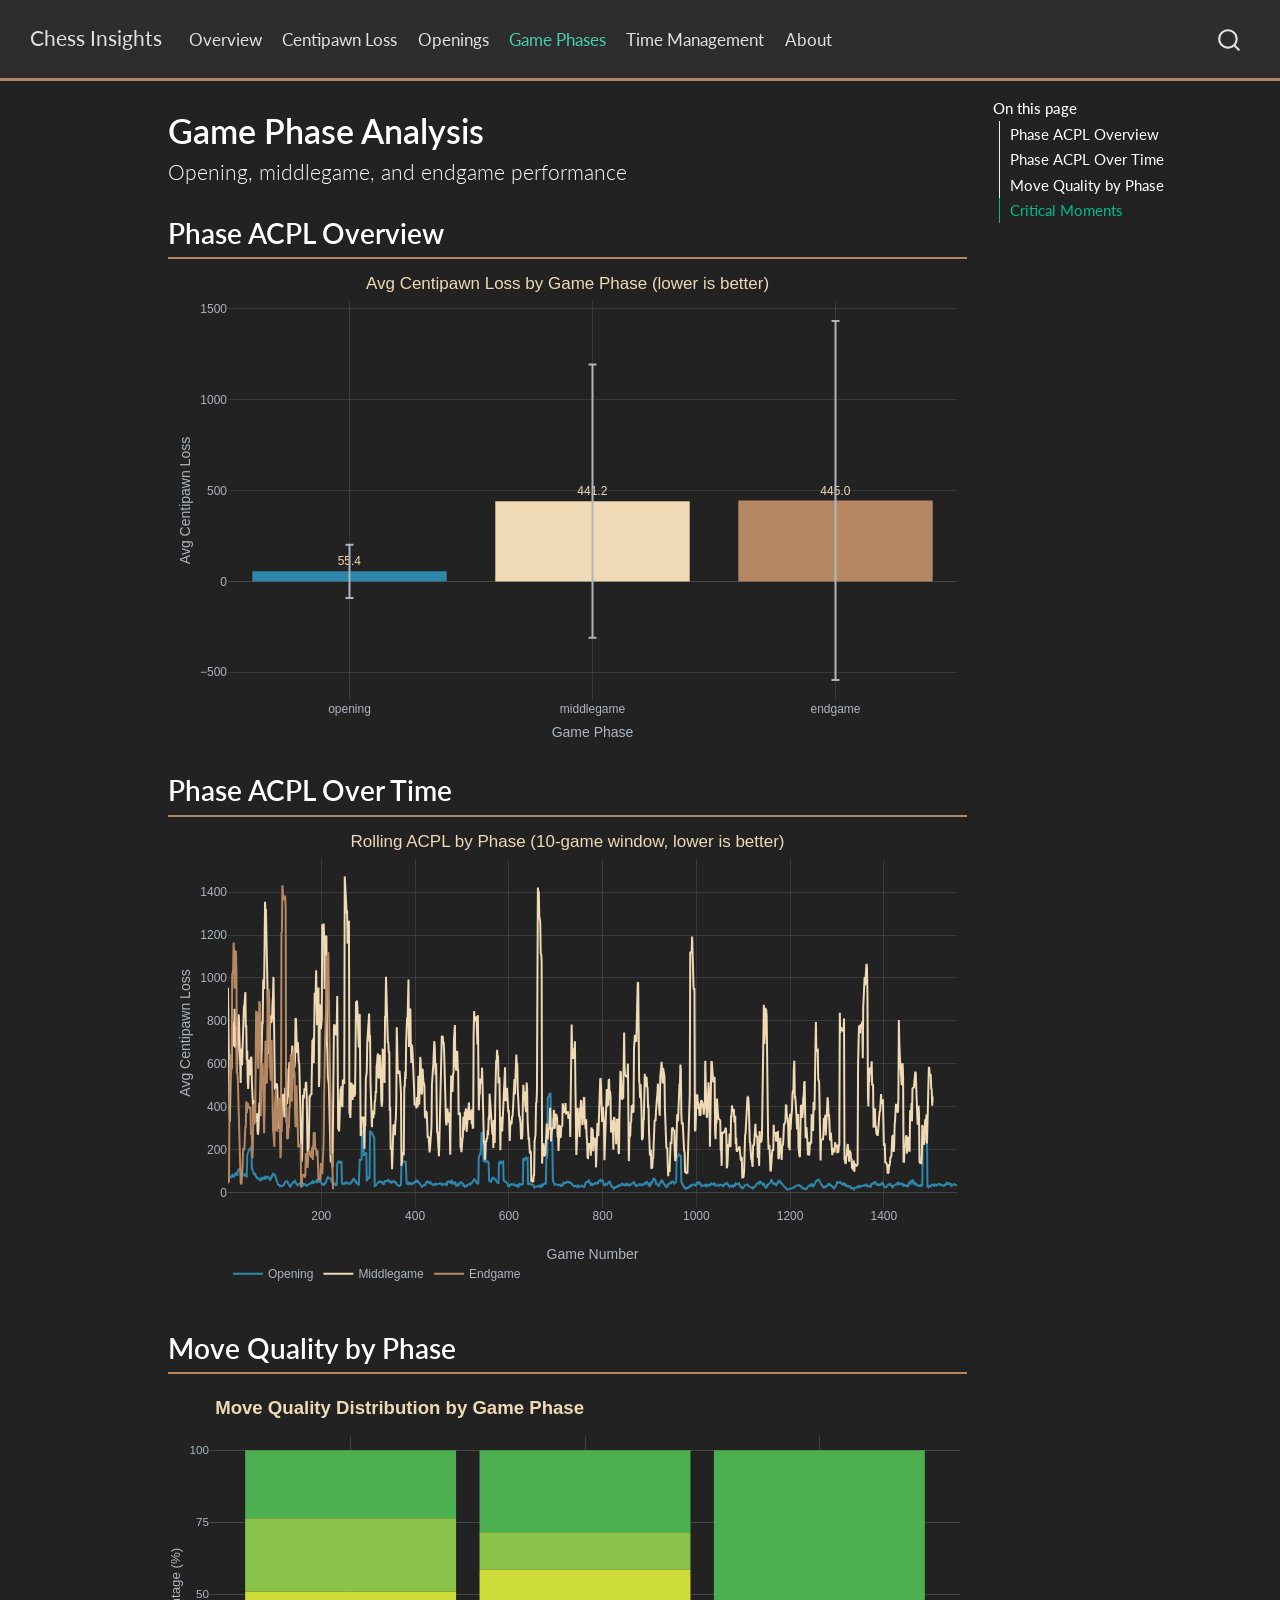
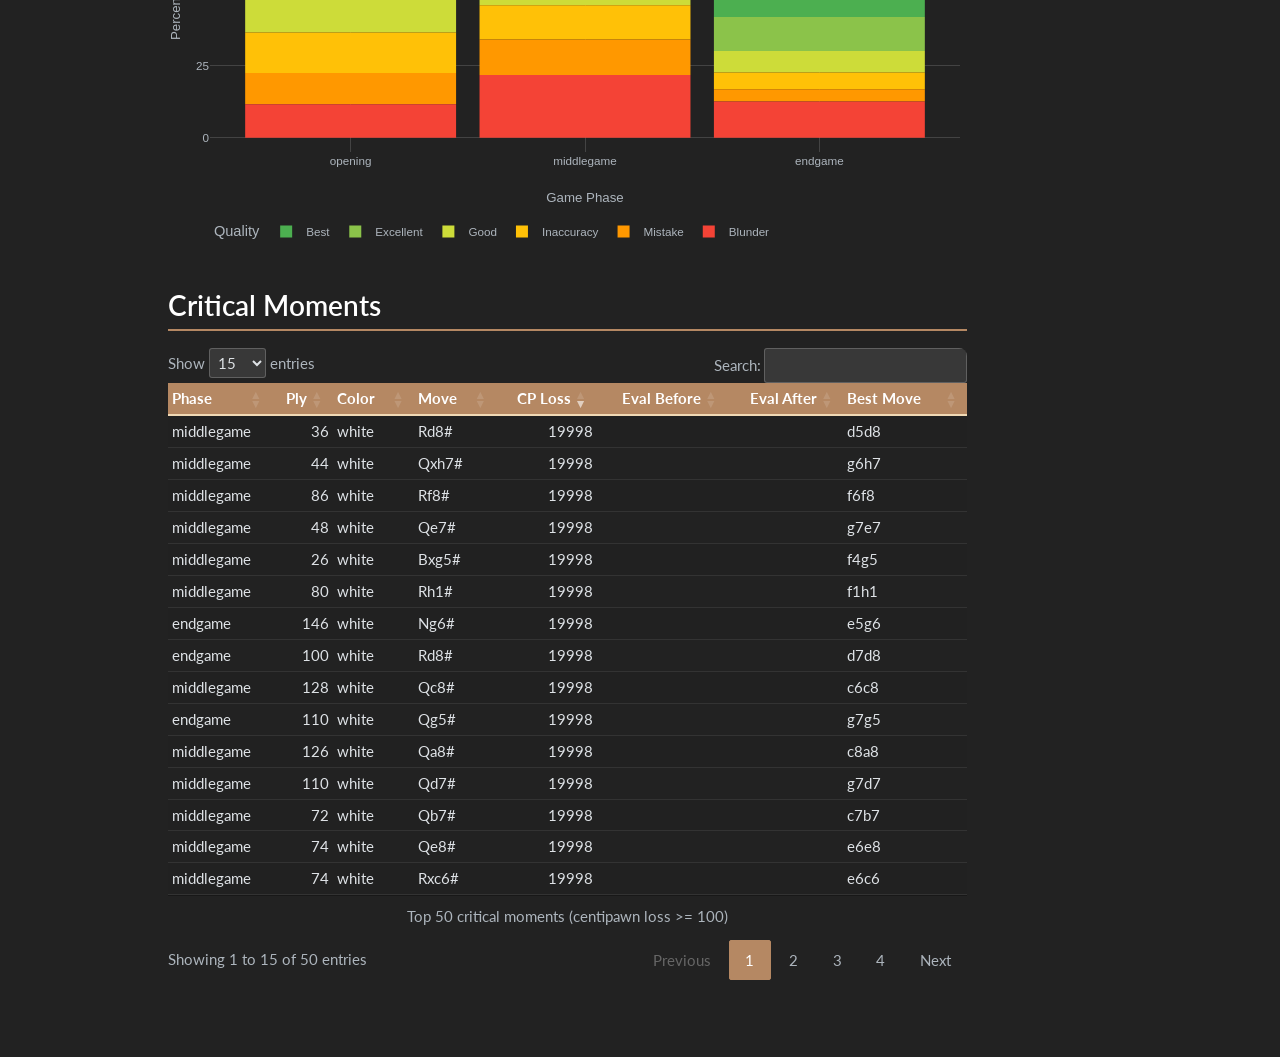
<file: docs/phases.html>
<!DOCTYPE html>
<html xmlns="http://www.w3.org/1999/xhtml" lang="en" xml:lang="en"><head>

<meta charset="utf-8">
<meta name="generator" content="quarto-1.6.42">

<meta name="viewport" content="width=device-width, initial-scale=1.0, user-scalable=yes">


<title>Game Phase Analysis – Chess Insights</title>
<style>
code{white-space: pre-wrap;}
span.smallcaps{font-variant: small-caps;}
div.columns{display: flex; gap: min(4vw, 1.5em);}
div.column{flex: auto; overflow-x: auto;}
div.hanging-indent{margin-left: 1.5em; text-indent: -1.5em;}
ul.task-list{list-style: none;}
ul.task-list li input[type="checkbox"] {
  width: 0.8em;
  margin: 0 0.8em 0.2em -1em; /* quarto-specific, see https://github.com/quarto-dev/quarto-cli/issues/4556 */ 
  vertical-align: middle;
}
</style>


<script src="site_libs/quarto-nav/quarto-nav.js"></script>
<script src="site_libs/quarto-nav/headroom.min.js"></script>
<script src="site_libs/clipboard/clipboard.min.js"></script>
<script src="site_libs/quarto-search/autocomplete.umd.js"></script>
<script src="site_libs/quarto-search/fuse.min.js"></script>
<script src="site_libs/quarto-search/quarto-search.js"></script>
<meta name="quarto:offset" content="./">
<script src="site_libs/quarto-html/quarto.js"></script>
<script src="site_libs/quarto-html/popper.min.js"></script>
<script src="site_libs/quarto-html/tippy.umd.min.js"></script>
<script src="site_libs/quarto-html/anchor.min.js"></script>
<link href="site_libs/quarto-html/tippy.css" rel="stylesheet">
<link href="site_libs/quarto-html/quarto-syntax-highlighting-dark-b53751a350365c71b6c909e95f209ed1.css" rel="stylesheet" id="quarto-text-highlighting-styles">
<script src="site_libs/bootstrap/bootstrap.min.js"></script>
<link href="site_libs/bootstrap/bootstrap-icons.css" rel="stylesheet">
<link href="site_libs/bootstrap/bootstrap-f7415341d87a957c03202124dd040634.min.css" rel="stylesheet" append-hash="true" id="quarto-bootstrap" data-mode="dark">
<script id="quarto-search-options" type="application/json">{
  "location": "navbar",
  "copy-button": false,
  "collapse-after": 3,
  "panel-placement": "end",
  "type": "overlay",
  "limit": 50,
  "keyboard-shortcut": [
    "f",
    "/",
    "s"
  ],
  "show-item-context": false,
  "language": {
    "search-no-results-text": "No results",
    "search-matching-documents-text": "matching documents",
    "search-copy-link-title": "Copy link to search",
    "search-hide-matches-text": "Hide additional matches",
    "search-more-match-text": "more match in this document",
    "search-more-matches-text": "more matches in this document",
    "search-clear-button-title": "Clear",
    "search-text-placeholder": "",
    "search-detached-cancel-button-title": "Cancel",
    "search-submit-button-title": "Submit",
    "search-label": "Search"
  }
}</script>
<link href="site_libs/htmltools-fill-0.5.8.1/fill.css" rel="stylesheet">
<script src="site_libs/htmlwidgets-1.6.4/htmlwidgets.js"></script>
<script src="site_libs/plotly-binding-4.11.0/plotly.js"></script>
<script src="site_libs/typedarray-0.1/typedarray.min.js"></script>
<script src="site_libs/jquery-3.6.0/jquery-3.6.0.min.js"></script>
<link href="site_libs/crosstalk-1.2.1/css/crosstalk.min.css" rel="stylesheet">
<script src="site_libs/crosstalk-1.2.1/js/crosstalk.min.js"></script>
<link href="site_libs/plotly-htmlwidgets-css-2.11.1/plotly-htmlwidgets.css" rel="stylesheet">
<script src="site_libs/plotly-main-2.11.1/plotly-latest.min.js"></script>
<link href="site_libs/datatables-css-0.0.0/datatables-crosstalk.css" rel="stylesheet">
<script src="site_libs/datatables-binding-0.34.0/datatables.js"></script>
<link href="site_libs/dt-core-1.13.6/css/jquery.dataTables.min.css" rel="stylesheet">
<link href="site_libs/dt-core-1.13.6/css/jquery.dataTables.extra.css" rel="stylesheet">
<script src="site_libs/dt-core-1.13.6/js/jquery.dataTables.min.js"></script>


<link rel="stylesheet" href="styles.css">
</head>

<body class="nav-fixed">

<div id="quarto-search-results"></div>
  <header id="quarto-header" class="headroom fixed-top">
    <nav class="navbar navbar-expand-lg " data-bs-theme="dark">
      <div class="navbar-container container-fluid">
      <div class="navbar-brand-container mx-auto">
    <a class="navbar-brand" href="./index.html">
    <span class="navbar-title">Chess Insights</span>
    </a>
  </div>
            <div id="quarto-search" class="" title="Search"></div>
          <button class="navbar-toggler" type="button" data-bs-toggle="collapse" data-bs-target="#navbarCollapse" aria-controls="navbarCollapse" role="menu" aria-expanded="false" aria-label="Toggle navigation" onclick="if (window.quartoToggleHeadroom) { window.quartoToggleHeadroom(); }">
  <span class="navbar-toggler-icon"></span>
</button>
          <div class="collapse navbar-collapse" id="navbarCollapse">
            <ul class="navbar-nav navbar-nav-scroll me-auto">
  <li class="nav-item">
    <a class="nav-link" href="./index.html"> 
<span class="menu-text">Overview</span></a>
  </li>  
  <li class="nav-item">
    <a class="nav-link" href="./accuracy.html"> 
<span class="menu-text">Centipawn Loss</span></a>
  </li>  
  <li class="nav-item">
    <a class="nav-link" href="./openings.html"> 
<span class="menu-text">Openings</span></a>
  </li>  
  <li class="nav-item">
    <a class="nav-link active" href="./phases.html" aria-current="page"> 
<span class="menu-text">Game Phases</span></a>
  </li>  
  <li class="nav-item">
    <a class="nav-link" href="./time-management.html"> 
<span class="menu-text">Time Management</span></a>
  </li>  
  <li class="nav-item">
    <a class="nav-link" href="./about.html"> 
<span class="menu-text">About</span></a>
  </li>  
</ul>
          </div> <!-- /navcollapse -->
            <div class="quarto-navbar-tools">
</div>
      </div> <!-- /container-fluid -->
    </nav>
</header>
<!-- content -->
<div id="quarto-content" class="quarto-container page-columns page-rows-contents page-layout-article page-navbar">
<!-- sidebar -->
<!-- margin-sidebar -->
    <div id="quarto-margin-sidebar" class="sidebar margin-sidebar">
        <nav id="TOC" role="doc-toc" class="toc-active">
    <h2 id="toc-title">On this page</h2>
   
  <ul>
  <li><a href="#phase-acpl-overview" id="toc-phase-acpl-overview" class="nav-link active" data-scroll-target="#phase-acpl-overview">Phase ACPL Overview</a></li>
  <li><a href="#phase-acpl-over-time" id="toc-phase-acpl-over-time" class="nav-link" data-scroll-target="#phase-acpl-over-time">Phase ACPL Over Time</a></li>
  <li><a href="#move-quality-by-phase" id="toc-move-quality-by-phase" class="nav-link" data-scroll-target="#move-quality-by-phase">Move Quality by Phase</a></li>
  <li><a href="#critical-moments" id="toc-critical-moments" class="nav-link" data-scroll-target="#critical-moments">Critical Moments</a></li>
  </ul>
</nav>
    </div>
<!-- main -->
<main class="content" id="quarto-document-content">

<header id="title-block-header" class="quarto-title-block default">
<div class="quarto-title">
<h1 class="title">Game Phase Analysis</h1>
<p class="subtitle lead">Opening, middlegame, and endgame performance</p>
</div>



<div class="quarto-title-meta">

    
  
    
  </div>
  


</header>


<section id="phase-acpl-overview" class="level2">
<h2 class="anchored" data-anchor-id="phase-acpl-overview">Phase ACPL Overview</h2>
<div class="cell">
<div class="cell-output-display">
<div class="plotly html-widget html-fill-item" id="htmlwidget-4a6ced6a82de3860d9b2" style="width:100%;height:464px;"></div>
<script type="application/json" data-for="htmlwidget-4a6ced6a82de3860d9b2">{"x":{"visdat":{"ad0854ea135":["function () ","plotlyVisDat"]},"cur_data":"ad0854ea135","attrs":{"ad0854ea135":{"x":{},"y":{},"marker":{"color":["#2E86AB","#f0d9b5","#b58863"]},"error_y":{"array":{},"color":"#adb5bd"},"text":{},"textposition":"outside","textfont":{"color":"#f0d9b5"},"hovertemplate":"%{x}<br>ACPL: %{y:.1f} ± %{error_y.array:.1f}<extra><\/extra>","alpha_stroke":1,"sizes":[10,100],"spans":[1,20],"type":"bar"}},"layout":{"margin":{"b":40,"l":60,"t":25,"r":10},"title":{"text":"Avg Centipawn Loss by Game Phase (lower is better)","font":{"color":"#f0d9b5"}},"xaxis":{"domain":[0,1],"automargin":true,"title":"Game Phase","gridcolor":"rgba(255,255,255,0.1)","type":"category","categoryorder":"array","categoryarray":["opening","middlegame","endgame"]},"yaxis":{"domain":[0,1],"automargin":true,"title":"Avg Centipawn Loss","gridcolor":"rgba(255,255,255,0.1)"},"paper_bgcolor":"rgba(0,0,0,0)","plot_bgcolor":"rgba(0,0,0,0)","font":{"color":"#adb5bd"},"hovermode":"closest","showlegend":false},"source":"A","config":{"modeBarButtonsToAdd":["hoverclosest","hovercompare"],"showSendToCloud":false},"data":[{"x":["opening","middlegame","endgame"],"y":[55.358876545476789,441.2390034597496,445.04605770374098],"marker":{"color":["#2E86AB","#f0d9b5","#b58863"],"line":{"color":"rgba(31,119,180,1)"}},"error_y":{"color":"#adb5bd","array":[146.70174428380187,751.65366726744128,987.86987736372998]},"text":["55.4","441.2","445.0"],"textposition":["outside","outside","outside"],"textfont":{"color":"#f0d9b5"},"hovertemplate":["%{x}<br>ACPL: %{y:.1f} ± %{error_y.array:.1f}<extra><\/extra>","%{x}<br>ACPL: %{y:.1f} ± %{error_y.array:.1f}<extra><\/extra>","%{x}<br>ACPL: %{y:.1f} ± %{error_y.array:.1f}<extra><\/extra>"],"type":"bar","error_x":{"color":"rgba(31,119,180,1)"},"xaxis":"x","yaxis":"y","frame":null}],"highlight":{"on":"plotly_click","persistent":false,"dynamic":false,"selectize":false,"opacityDim":0.20000000000000001,"selected":{"opacity":1},"debounce":0},"shinyEvents":["plotly_hover","plotly_click","plotly_selected","plotly_relayout","plotly_brushed","plotly_brushing","plotly_clickannotation","plotly_doubleclick","plotly_deselect","plotly_afterplot","plotly_sunburstclick"],"base_url":"https://plot.ly"},"evals":[],"jsHooks":[]}</script>
</div>
</div>
</section>
<section id="phase-acpl-over-time" class="level2">
<h2 class="anchored" data-anchor-id="phase-acpl-over-time">Phase ACPL Over Time</h2>
<div class="cell">
<div class="cell-output-display">
<div class="plotly html-widget html-fill-item" id="htmlwidget-5f24056761dde6b33b69" style="width:100%;height:464px;"></div>
<script type="application/json" data-for="htmlwidget-5f24056761dde6b33b69">{"x":{"visdat":{"ad0874dbd869":["function () ","plotlyVisDat"],"ad08d5d116f":["function () ","data"],"ad0859239543":["function () ","data"],"ad082f1c8f6d":["function () ","data"]},"cur_data":"ad082f1c8f6d","attrs":{"ad08d5d116f":{"alpha_stroke":1,"sizes":[10,100],"spans":[1,20],"x":{},"y":{},"type":"scatter","mode":"lines","name":"Opening","line":{"color":"#2E86AB","width":2},"hovertemplate":"Opening<br>Game %{x}<br>ACPL: %{y:.1f}<extra><\/extra>","inherit":true},"ad0859239543":{"alpha_stroke":1,"sizes":[10,100],"spans":[1,20],"x":{},"y":{},"type":"scatter","mode":"lines","name":"Middlegame","line":{"color":"#f0d9b5","width":2},"hovertemplate":"Middlegame<br>Game %{x}<br>ACPL: %{y:.1f}<extra><\/extra>","inherit":true},"ad082f1c8f6d":{"alpha_stroke":1,"sizes":[10,100],"spans":[1,20],"x":{},"y":{},"type":"scatter","mode":"lines","name":"Endgame","line":{"color":"#b58863","width":2},"hovertemplate":"Endgame<br>Game %{x}<br>ACPL: %{y:.1f}<extra><\/extra>","inherit":true}},"layout":{"margin":{"b":40,"l":60,"t":25,"r":10},"title":{"text":"Rolling ACPL by Phase (10-game window, lower is better)","font":{"color":"#f0d9b5"}},"xaxis":{"domain":[0,1],"automargin":true,"title":"Game Number","gridcolor":"rgba(255,255,255,0.1)"},"yaxis":{"domain":[0,1],"automargin":true,"title":"Avg Centipawn Loss","gridcolor":"rgba(255,255,255,0.1)"},"paper_bgcolor":"rgba(0,0,0,0)","plot_bgcolor":"rgba(0,0,0,0)","font":{"color":"#adb5bd"},"legend":{"orientation":"h","y":-0.14999999999999999},"hovermode":"closest","showlegend":true},"source":"A","config":{"modeBarButtonsToAdd":["hoverclosest","hovercompare"],"showSendToCloud":false},"data":[{"x":[1,2,3,4,5,6,7,8,9,10,11,12,13,14,15,16,17,18,19,20,21,22,23,24,25,26,27,28,29,30,31,32,33,34,35,36,37,38,39,40,41,42,43,44,45,46,47,48,49,50,51,52,53,54,55,56,57,58,59,60,61,62,63,64,65,66,67,68,69,70,71,72,73,74,75,76,77,78,79,80,81,82,83,84,85,86,87,88,89,90,91,92,93,94,95,96,97,98,99,100,101,102,103,104,105,106,107,108,109,110,111,112,113,114,115,116,117,118,119,120,121,122,123,124,125,126,127,128,129,130,131,132,133,134,135,136,137,138,139,140,141,142,143,144,145,146,147,148,149,150,151,152,153,154,155,156,157,158,159,160,161,162,163,164,165,166,167,168,169,170,171,172,173,174,175,176,177,178,179,180,181,182,183,184,185,186,187,188,189,190,191,192,193,194,195,196,197,198,199,200,201,202,203,204,205,206,207,208,209,210,211,212,213,214,215,216,217,218,219,220,221,222,223,224,225,226,227,228,229,230,231,232,233,234,235,236,237,238,239,240,241,242,243,244,245,246,247,248,249,250,251,252,253,254,255,256,257,258,259,260,261,262,263,264,265,266,267,268,269,270,271,272,273,274,275,276,277,278,279,280,281,282,283,284,285,286,287,288,289,290,291,292,293,294,295,296,297,298,299,300,301,302,303,304,305,306,307,308,309,310,311,312,313,314,315,316,317,318,319,320,321,322,323,324,325,326,327,328,329,330,331,332,333,334,335,336,337,338,339,340,341,342,343,344,345,346,347,348,349,350,351,352,353,354,355,356,357,358,359,360,361,362,363,364,365,366,367,368,369,370,371,372,373,374,375,376,377,378,379,380,381,382,383,384,385,386,387,388,389,390,391,392,393,394,395,396,397,398,399,400,401,402,403,404,405,406,407,408,409,410,411,412,413,414,415,416,417,418,419,420,421,422,423,424,425,426,427,428,429,430,431,432,433,434,435,436,437,438,439,440,441,442,443,444,445,446,447,448,449,450,451,452,453,454,455,456,457,458,459,460,461,462,463,464,465,466,467,468,469,470,471,472,473,474,475,476,477,478,479,480,481,482,483,484,485,486,487,488,489,490,491,492,493,494,495,496,497,498,499,500,501,502,503,504,505,506,507,508,509,510,511,512,513,514,515,516,517,518,519,520,521,522,523,524,525,526,527,528,529,530,531,532,533,534,535,536,537,538,539,540,541,542,543,544,545,546,547,548,549,550,551,552,553,554,555,556,557,558,559,560,561,562,563,564,565,566,567,568,569,570,571,572,573,574,575,576,577,578,579,580,581,582,583,584,585,586,587,588,589,590,591,592,593,594,595,596,597,598,599,600,601,602,603,604,605,606,607,608,609,610,611,612,613,614,615,616,617,618,619,620,621,622,623,624,625,626,627,628,629,630,631,632,633,634,635,636,637,638,639,640,641,642,643,644,645,646,647,648,649,650,651,652,653,654,655,656,657,658,659,660,661,662,663,664,665,666,667,668,669,670,671,672,673,674,675,676,677,678,679,680,681,682,683,684,685,686,687,688,689,690,691,692,693,694,695,696,697,698,699,700,701,702,703,704,705,706,707,708,709,710,711,712,713,714,715,716,717,718,719,720,721,722,723,724,725,726,727,728,729,730,731,732,733,734,735,736,737,738,739,740,741,742,743,744,745,746,747,748,749,750,751,752,753,754,755,756,757,758,759,760,761,762,763,764,765,766,767,768,769,770,771,772,773,774,775,776,777,778,779,780,781,782,783,784,785,786,787,788,789,790,791,792,793,794,795,796,797,798,799,800,801,802,803,804,805,806,807,808,809,810,811,812,813,814,815,816,817,818,819,820,821,822,823,824,825,826,827,828,829,830,831,832,833,834,835,836,837,838,839,840,841,842,843,844,845,846,847,848,849,850,851,852,853,854,855,856,857,858,859,860,861,862,863,864,865,866,867,868,869,870,871,872,873,874,875,876,877,878,879,880,881,882,883,884,885,886,887,888,889,890,891,892,893,894,895,896,897,898,899,900,901,902,903,904,905,906,907,908,909,910,911,912,913,914,915,916,917,918,919,920,921,922,923,924,925,926,927,928,929,930,931,932,933,934,935,936,937,938,939,940,941,942,943,944,945,946,947,948,949,950,951,952,953,954,955,956,957,958,959,960,961,962,963,964,965,966,967,968,969,970,971,972,973,974,975,976,977,978,979,980,981,982,983,984,985,986,987,988,989,990,991,992,993,994,995,996,997,998,999,1000,1001,1002,1003,1004,1005,1006,1007,1008,1009,1010,1011,1012,1013,1014,1015,1016,1017,1018,1019,1020,1021,1022,1023,1024,1025,1026,1027,1028,1029,1030,1031,1032,1033,1034,1035,1036,1037,1038,1039,1040,1041,1042,1043,1044,1045,1046,1047,1048,1049,1050,1051,1052,1053,1054,1055,1056,1057,1058,1059,1060,1061,1062,1063,1064,1065,1066,1067,1068,1069,1070,1071,1072,1073,1074,1075,1076,1077,1078,1079,1080,1081,1082,1083,1084,1085,1086,1087,1088,1089,1090,1091,1092,1093,1094,1095,1096,1097,1098,1099,1100,1101,1102,1103,1104,1105,1106,1107,1108,1109,1110,1111,1112,1113,1114,1115,1116,1117,1118,1119,1120,1121,1122,1123,1124,1125,1126,1127,1128,1129,1130,1131,1132,1133,1134,1135,1136,1137,1138,1139,1140,1141,1142,1143,1144,1145,1146,1147,1148,1149,1150,1151,1152,1153,1154,1155,1156,1157,1158,1159,1160,1161,1162,1163,1164,1165,1166,1167,1168,1169,1170,1171,1172,1173,1174,1175,1176,1177,1178,1179,1180,1181,1182,1183,1184,1185,1186,1187,1188,1189,1190,1191,1192,1193,1194,1195,1196,1197,1198,1199,1200,1201,1202,1203,1204,1205,1206,1207,1208,1209,1210,1211,1212,1213,1214,1215,1216,1217,1218,1219,1220,1221,1222,1223,1224,1225,1226,1227,1228,1229,1230,1231,1232,1233,1234,1235,1236,1237,1238,1239,1240,1241,1242,1243,1244,1245,1246,1247,1248,1249,1250,1251,1252,1253,1254,1255,1256,1257,1258,1259,1260,1261,1262,1263,1264,1265,1266,1267,1268,1269,1270,1271,1272,1273,1274,1275,1276,1277,1278,1279,1280,1281,1282,1283,1284,1285,1286,1287,1288,1289,1290,1291,1292,1293,1294,1295,1296,1297,1298,1299,1300,1301,1302,1303,1304,1305,1306,1307,1308,1309,1310,1311,1312,1313,1314,1315,1316,1317,1318,1319,1320,1321,1322,1323,1324,1325,1326,1327,1328,1329,1330,1331,1332,1333,1334,1335,1336,1337,1338,1339,1340,1341,1342,1343,1344,1345,1346,1347,1348,1349,1350,1351,1352,1353,1354,1355,1356,1357,1358,1359,1360,1361,1362,1363,1364,1365,1366,1367,1368,1369,1370,1371,1372,1373,1374,1375,1376,1377,1378,1379,1380,1381,1382,1383,1384,1385,1386,1387,1388,1389,1390,1391,1392,1393,1394,1395,1396,1397,1398,1399,1400,1401,1402,1403,1404,1405,1406,1407,1408,1409,1410,1411,1412,1413,1414,1415,1416,1417,1418,1419,1420,1421,1422,1423,1424,1425,1426,1427,1428,1429,1430,1431,1432,1433,1434,1435,1436,1437,1438,1439,1440,1441,1442,1443,1444,1445,1446,1447,1448,1449,1450,1451,1452,1453,1454,1455,1456,1457,1458,1459,1460,1461,1462,1463,1464,1465,1466,1467,1468,1469,1470,1471,1472,1473,1474,1475,1476,1477,1478,1479,1480,1481,1482,1483,1484,1485,1486,1487,1488,1489,1490,1491,1492,1493,1494,1495,1496,1497,1498,1499,1500,1501,1502,1503,1504,1505,1506,1507,1508,1509,1510,1511,1512,1513,1514,1515,1516,1517,1518,1519,1520,1521,1522,1523,1524,1525,1526,1527,1528,1529,1530,1531,1532,1533,1534,1535,1536,1537,1538,1539,1540,1541,1542,1543,1544,1545,1546,1547,1548,1549,1550,1551,1552,1553,1554,1555,1556],"y":[51.799999999999997,82.449999999999989,89.266666666666666,78.025000000000006,69.920000000000002,72.599999999999994,71.228571428571428,73.637500000000003,71.188888888888883,81.900000000000006,85.370000000000005,76.680000000000007,71.549999999999997,75.75,82.390000000000001,83.965000000000003,90.365000000000009,89.314999999999998,94.614999999999995,81.384999999999991,79.734999999999999,102.11499999999999,109.265,109.05499999999999,109.545,104.45999999999999,99.879999999999995,96.640000000000001,94.010000000000005,94.480000000000004,106.95,90.200000000000003,84.900000000000006,84.413333333333327,77.00333333333333,81.563333333333333,76.787777777777777,90.038888888888891,84.498888888888885,81.25888888888889,70.703174603174602,174.91317460317458,179.86031746031748,187.79365079365078,194.7736507936508,195.80142857142857,206.12698412698413,196.33587301587301,202.92587301587301,215.655873015873,212.39158730158729,111.42047619047619,111.56333333333333,101.71666666666667,93.291666666666657,91.253888888888895,82.333888888888893,90.913888888888891,88.49388888888889,78.443888888888893,75.053888888888892,69.664999999999992,65.439999999999998,63.509999999999998,67.995000000000005,62.055,62.73357142857143,60.513571428571431,56.48357142857143,54.993571428571428,66.363571428571433,67.930238095238096,62.165238095238095,66.108571428571423,68.028571428571425,69.257142857142853,67.518571428571434,60.28857142857143,73.448571428571427,74.808571428571426,68.78857142857143,66.731904761904758,72.861904761904768,70.268571428571434,71.478571428571428,71.340000000000003,73.760000000000005,71.079999999999998,63.740000000000002,62.180000000000007,56.510000000000005,63.630000000000003,71.799999999999997,76.099999999999994,73.870000000000005,76.719999999999999,87.659999999999997,86.700000000000003,83.239999999999995,83.009999999999991,83.120000000000005,78.640000000000001,65.030000000000001,57.549999999999997,54.439999999999998,50.710000000000001,36.259999999999998,33.939999999999998,36.383333333333333,35.423333333333332,35.233333333333334,29.173333333333336,29.383333333333333,31.413333333333334,30.623333333333335,30.503333333333334,29.603333333333335,31.443333333333335,32.890000000000001,35.780000000000001,43.270000000000003,42.590000000000003,48.370000000000005,51.689999999999998,51.43,49.920000000000002,52.619999999999997,51.910000000000004,44.507777777777775,41.277777777777779,35.387777777777778,37.827777777777776,32.017777777777781,25.587777777777777,32.997777777777777,38.697777777777773,36.327777777777776,41.287777777777777,47.309999999999995,49.479999999999997,49.899999999999999,47.769999999999996,52.210000000000001,54.549999999999997,48.75,42.950000000000003,41.869999999999997,36.07,34.659999999999997,33.950000000000003,34.359999999999999,43.369999999999997,38.969999999999999,42.799999999999997,42.079999999999998,44.509999999999998,49.960000000000001,50.799999999999997,47.060000000000002,46.259999999999998,42.870000000000005,35.890000000000001,39.359999999999999,40.340000000000003,39.100000000000001,38.200000000000003,33.480000000000004,32.619999999999997,31.77,35.399999999999999,37.5,40.361111111111114,38.441111111111113,39.201111111111111,40.701111111111111,44.63111111111111,43.99111111111111,45.99111111111111,46.674444444444447,44.654444444444444,50.934444444444445,53.293333333333337,52.093333333333334,47.133333333333333,48.977777777777774,48.367777777777775,49.977777777777774,49.477777777777774,51.404444444444444,62.044444444444444,56.704444444444448,49.294444444444444,51.644444444444446,53.044444444444444,51.5,50.280000000000001,49.210000000000001,49.280000000000001,50.450000000000003,40.840000000000003,40.850000000000001,42.450000000000003,38.640000000000001,35.240000000000002,36.049999999999997,37.200000000000003,44.560000000000002,45.57,44.600000000000001,48.850000000000001,55.609999999999999,65.23571428571428,68.605714285714285,71.765714285714282,67.835714285714289,67.075714285714284,65.035714285714292,67.155714285714282,65.84571428571428,66.043214285714285,57.523214285714289,47.827500000000001,46.477499999999999,45.301785714285714,46.221785714285716,44.921785714285711,40.271785714285713,38.341785714285713,42.341785714285713,35.854285714285716,35.194285714285712,35.344285714285711,37.104285714285716,134.30000000000001,140.95999999999998,140.35999999999999,145.16,142.90000000000001,138.16999999999999,137.11999999999998,144.09999999999999,143.16,144.19999999999999,45.920000000000002,39.626666666666665,46.136666666666663,41.24666666666667,42.976666666666667,43.476666666666667,46.696666666666665,41.716666666666669,47.391666666666666,46.991666666666667,46.111666666666665,46.754999999999995,43.365000000000002,43.524999999999999,42.462499999999999,41.942500000000003,40.952500000000001,46.352499999999999,39.487499999999997,47.1175,48.3675,55.397500000000001,52.877499999999998,58.247500000000002,62.329999999999998,64.960000000000008,63.255000000000003,57.905000000000001,60.945,48.625,50.715000000000003,42.734999999999999,46.647500000000001,42.157499999999999,37.24861111111111,37.69361111111111,37.148611111111109,153.11305555555555,153.54305555555555,153.43305555555557,149.30305555555555,155.44305555555556,150.50055555555554,285.84341269841269,286.76230158730158,284.0473015873016,288.2373015873016,170.87285714285716,179.17285714285714,180.66285714285715,186.57285714285717,182.54285714285714,185.68285714285716,53.75,59.019999999999996,63.890000000000001,68.179999999999993,75,65.319999999999993,70.969999999999999,287.69999999999999,286.86000000000001,285.33999999999997,281.64999999999998,276.99000000000001,273.19,266.08999999999997,261.33999999999997,259.99000000000001,254.56999999999999,31.484285714285715,32.124285714285712,35.474285714285713,34.904285714285713,37.934285714285714,39.494285714285716,40.88428571428571,46.424285714285716,49.554285714285712,50.344285714285718,53.18,52.410000000000004,46.57,51.130000000000003,48.670000000000002,49.039999999999999,49.32,41.890000000000001,38.710000000000001,37.359999999999999,45.326666666666668,50.066666666666663,56.436666666666667,52.74666666666667,53.024166666666666,51.50416666666667,51.124166666666667,53.114166666666669,59.304166666666667,62.084166666666668,55.387500000000003,50.997500000000002,49.1175,48.2575,50.170000000000002,47.550000000000004,46.170000000000002,52.289999999999999,50.200000000000003,49.170000000000002,50.189999999999998,53.740000000000002,50.789999999999999,51.030000000000001,46.259999999999998,47.900000000000006,46.770000000000003,38.549999999999997,36.810000000000002,34.770000000000003,32.82,28.062857142857144,30.572857142857142,31.472857142857144,33.302857142857142,34.232857142857142,35.592857142857142,136.70285714285711,139.05285714285714,138.77285714285711,146.52285714285711,145.37999999999997,145.95999999999995,144.55999999999997,144.36999999999998,142.74666666666661,148.31666666666663,49.796666666666667,47.256666666666668,47.216666666666669,40.81666666666667,42.106666666666669,40.296666666666667,45.471666666666671,43.601666666666667,45.495000000000005,43.734999999999999,39.734999999999999,38.195,41.295000000000002,38.005000000000003,46.824999999999996,45.674999999999997,40.810000000000002,48.75,48.839999999999996,45.240000000000002,52.130000000000003,55.490000000000002,54.376666666666665,60.166666666666671,50.206666666666671,50.153333333333336,52.063333333333333,47.703333333333333,45.563333333333333,45.463333333333338,40.993333333333332,36.870000000000005,33.133333333333333,26.671111111111109,26.981111111111112,30.194444444444443,30.024444444444445,33.004444444444445,34.624444444444443,37.864444444444437,36.914444444444442,35.687777777777775,41.667777777777772,50.539999999999999,53.939999999999998,51.099999999999994,51.329999999999998,47.740000000000002,48.240000000000002,44.100000000000001,43.5,46.149999999999999,48.18,38.149999999999999,37.149999999999999,40.640000000000001,40.490000000000002,37.920000000000002,35.740000000000002,38.960000000000001,40.590000000000003,39.82,33.299999999999997,39.280000000000001,40.740000000000002,39.835000000000001,39.734999999999999,40.435000000000002,43.045000000000002,40.965000000000003,40.564999999999998,41.895000000000003,43.384999999999998,40.384999999999998,36.994999999999997,36.659999999999997,36.409999999999997,40.75,39.100000000000001,37.075000000000003,37.125,38.365000000000002,37.488333333333337,40.278333333333336,41.388333333333335,36.848333333333336,37.658333333333331,33.318333333333335,50.778333333333329,50.573333333333331,50.983333333333334,49.023333333333326,52.169999999999995,47.539999999999999,45.169999999999995,46.049999999999997,51.199999999999996,60.585714285714282,41.285714285714285,43.125714285714288,45.515714285714289,46.825714285714284,42.315714285714286,47.622380952380951,48.272380952380956,47.84238095238095,40.55238095238095,32.299999999999997,34.119999999999997,35.399999999999999,32.600000000000001,33.293333333333329,44.833333333333329,41.136666666666663,39.836666666666666,45.816666666666663,46.416666666666664,45.858333333333334,48.798333333333332,45.172619047619051,45.212619047619043,42.159285714285716,32.949285714285715,33.059285714285714,33.549285714285716,27.169285714285714,26.849285714285713,28.544285714285714,29.084285714285716,32.810000000000002,32.109999999999999,35.530000000000001,37.870000000000005,38.149999999999999,39.689999999999998,40.189999999999998,38.659999999999997,42.049999999999997,39.950000000000003,41.887777777777778,46.077777777777776,48.667777777777779,47.707777777777778,53.514444444444443,56.594444444444441,60.99444444444444,62.274444444444441,55.534444444444446,54.354444444444439,52.006666666666668,46.746666666666663,43.226666666666667,47.726666666666667,42.789999999999999,44.100000000000001,166.5,173.21000000000001,179.63999999999999,181.56,180.58000000000001,279.72999999999996,281.44999999999999,278.04000000000002,276.93000000000001,272.09000000000003,148.72999999999999,144.17999999999998,238.05999999999997,239.20999999999998,241.65000000000001,143.53999999999999,145.62,144.78999999999999,144.65000000000001,145.88999999999999,141.34999999999999,142.93000000000001,56.219999999999999,51.140000000000001,54.850000000000001,54.780000000000001,48.109999999999999,56.840000000000003,66.939999999999998,67.988888888888894,70.078888888888898,72.596388888888896,63.06388888888889,67.753888888888895,62.128888888888888,62.358888888888892,61.778888888888886,55.108888888888892,48.778888888888886,47.810000000000002,46.490000000000002,45.582500000000003,41.195,140.20500000000001,138.15000000000001,144.38,144.53,139.49000000000001,136.87,139.43000000000001,144.64999999999998,143.66999999999999,145.19,52.810000000000002,57.82,52.541111111111114,52.621111111111112,52.031111111111109,50.49111111111111,47.711111111111116,44.56111111111111,40.471111111111114,39.817777777777778,30.247777777777777,31.127777777777776,29.516666666666666,34.966666666666669,37.946666666666665,40.196666666666665,39.886666666666663,37.976666666666667,37.396666666666668,37.369999999999997,40,39.090000000000003,39.030000000000001,33.769999999999996,33.630000000000003,31.629999999999999,31.649999999999999,35.68,36.289999999999999,36.027777777777779,31.58920634920635,26.989206349206349,28.279206349206348,36.539206349206353,40.757777777777775,39.007777777777775,39.287777777777777,37.867777777777775,36.24444444444444,40.516666666666666,40.475238095238097,40.245238095238093,161.74023809523811,154.1902380952381,148.39166666666668,153.94166666666666,155.93166666666667,159.66166666666666,162.29499999999999,158.63500000000002,160.61611111111111,159.9061111111111,36.861111111111114,42.06111111111111,45.401111111111113,40.471111111111114,45.31111111111111,40.121111111111112,37.641111111111108,39.121111111111112,37.100000000000001,37.490000000000002,37.740000000000002,34.380000000000003,30.719999999999999,31.32,23.329999999999998,27.059999999999999,27.91,26.91,27.66,28.59,29.190000000000001,28.169999999999998,32.222499999999997,32.392499999999998,32.722499999999997,26.822499999999998,26.522500000000001,26.0625,33.9925,36.412500000000001,34.182500000000005,38.972499999999997,34.68,40.009999999999998,38.661111111111111,43.13111111111111,43.401111111111106,41.419682539682533,38.249682539682539,158.49968253968257,166.38968253968252,161.02968253968254,445.43111111111114,444.0911111111111,447.75,452.65999999999997,457.33000000000004,464.71142857142854,459.25142857142856,336.46142857142866,339.81142857142856,339.95142857142855,56.030000000000001,53.039999999999999,51.060000000000002,43.619999999999997,39.585000000000001,37.625,39.494999999999997,39.310000000000002,36.119999999999997,37.655000000000001,38.185000000000002,37.094999999999999,36.354999999999997,34.234999999999999,35.585000000000001,35.009999999999998,38.640000000000001,37.715000000000003,31.375,33.75,32.160000000000004,33.049999999999997,33.270000000000003,46.115000000000002,45.18,46.005000000000003,41.064999999999998,45.825000000000003,49.945,46.015000000000001,46.625,49.164999999999999,54.594999999999999,45.75,48.659999999999997,47.369999999999997,52.210000000000001,48.420000000000002,46.880000000000003,45.120000000000005,46.740000000000002,43,38.520000000000003,34.580000000000005,29.680000000000003,30.030000000000001,28.870000000000001,30.030000000000001,31.440000000000001,31.32,29.010000000000002,29.539999999999999,26.609999999999999,31.18,33.990000000000002,30.740000000000002,26.350000000000001,27.510000000000002,28.300000000000001,29.110000000000003,29.866666666666671,30.286666666666669,33.256666666666668,29.826666666666668,29.506666666666668,29.516666666666669,32.306666666666672,28.946666666666669,23.976666666666667,34.49666666666667,43.239999999999995,47.340000000000003,47.349999999999994,47.68,48.329999999999998,51.229999999999997,54.269999999999996,56.43,59.380000000000003,48.543333333333329,39.633333333333333,35.113333333333337,35.623333333333335,36.393333333333338,41.813333333333333,39.743333333333332,36.423333333333332,39.973333333333336,40.313333333333333,40.740000000000002,43.590000000000003,43.18,42.325000000000003,47.475000000000001,40.015000000000001,42.875,45.745000000000005,41.774999999999999,48.324999999999996,55.052500000000002,56.332499999999996,55.1325,57.827500000000001,52.747500000000002,55.547499999999999,56.297499999999999,57.337499999999999,57.597499999999997,46.967500000000001,39.420000000000002,35.960000000000001,36.5,32.413333333333334,36.803333333333335,41.383333333333333,40.243333333333332,35.933333333333337,42.943333333333335,44.343333333333334,46.103333333333332,45.923333333333332,51.543333333333337,50.780000000000001,44.880000000000003,39.079999999999998,35.68,33.439999999999998,26.869999999999997,26.289999999999999,25.099999999999998,24.489999999999998,18.48,23.16,24.23,25.079999999999998,24.32,27.07,27.539999999999999,26.689999999999998,28.913333333333334,29.053333333333331,33.483333333333334,31.263333333333332,30.613333333333333,35.383333333333333,37.923333333333332,37.86333333333333,36.533333333333331,40.75333333333333,42.340000000000003,41.399999999999999,36.189999999999998,35.649999999999999,37.120000000000005,33.32,30.84,37.530000000000001,40.840000000000003,38.120000000000005,35.189999999999998,35.210000000000001,39.32,37.539999999999999,36.68,33.219999999999999,40.280000000000001,36.759999999999998,38.460000000000001,38.869999999999997,40.619999999999997,46.410000000000004,44.140000000000001,46.539999999999999,48.25,48.170000000000002,41.012222222222221,35.94222222222222,33.242222222222225,34.682222222222222,36.092222222222226,30.842222222222222,31.592222222222222,33.19222222222222,30.652222222222221,34.272222222222226,40.030000000000001,39.579999999999998,41.399999999999999,39.5,35.640000000000001,37.390000000000001,37.090000000000003,34.229999999999997,35.759999999999998,36.600000000000001,40.359999999999999,42.520000000000003,37.770000000000003,44.890000000000001,47.420000000000002,46.740000000000002,45.160000000000004,48.990000000000002,46.350000000000001,43.252222222222223,35.05222222222222,35.862222222222222,39.332222222222228,32.112222222222222,32.55222222222222,36.512222222222221,52.422222222222224,47.432222222222222,48.732222222222227,53.090000000000003,58.759999999999998,68.114999999999995,63.875,63.055,60.424999999999997,56.115000000000002,41.950000000000003,42.460000000000001,42.670000000000002,36.399999999999999,34.57,31.567222222222224,30.81722222222222,38.74722222222222,39.707222222222221,47.127222222222223,46.882222222222225,57.082222222222221,58.002222222222223,57.472222222222221,52.542222222222222,43.850000000000001,45.299999999999997,37.740000000000002,36.82,35.219999999999999,35.273333333333333,26.887619047619047,25.307619047619049,28.307619047619045,29.177619047619046,30.957619047619048,37.516190476190474,42.726190476190474,43.066190476190478,42.416190476190479,44.222857142857144,48.688571428571429,47.668571428571425,45.588571428571427,54.918571428571425,55.248571428571431,50.450000000000003,48.619999999999997,48.859999999999999,42.490000000000002,46.079999999999998,43.689999999999998,47.189999999999998,50.75,167.9375,169.86000000000001,170.24000000000001,168.78,172.98999999999998,178.52000000000001,176,174.89000000000001,172.87,171.61000000000001,48.561388888888885,43.356031746031746,42.496031746031747,39.776031746031748,35.446031746031743,29.936031746031745,25.536031746031746,22.006031746031745,23.166031746031745,20.126031746031746,15.567142857142857,21.900000000000002,20.778571428571432,20.80857142857143,21.87857142857143,24.658571428571431,27.678571428571431,28.361904761904761,26.671904761904763,32.171904761904763,36.841904761904765,33.071904761904761,32.86333333333333,36.511111111111113,38.62361111111111,38.543611111111112,36.063611111111108,35.220277777777774,35.280277777777776,31.780277777777776,33.630277777777778,34.040277777777774,43.420277777777777,47.642499999999998,44.939999999999998,41.57,43.289999999999999,48.68,47.730000000000004,45.57,40.060000000000002,40.68,35.890000000000001,29.779999999999998,31.279999999999998,31.870000000000001,33.450000000000003,32.649999999999999,33.629999999999995,34.030000000000001,32.789999999999999,35.990000000000002,31.440000000000001,32.039999999999999,29.059999999999999,37.240000000000002,35.460000000000001,32.32,33.82,36.640000000000001,36.609999999999999,33.299999999999997,37.57,45.194285714285712,45.964285714285715,39.894285714285715,39.234285714285718,40.414285714285718,40.554285714285719,37.864285714285714,45.134285714285717,43.51428571428572,39.674285714285716,32.939999999999998,33.009999999999998,32.960000000000001,33.07,35.380000000000003,34.299999999999997,40.009999999999998,33.82,32.539999999999999,34.969999999999999,35.269999999999996,34.450000000000003,34.68,37.159999999999997,33.144285714285715,33.27428571428571,29.824285714285711,33.534285714285716,36.984285714285711,42.124285714285712,42.844285714285711,43.184285714285714,41.02428571428571,40.064285714285717,39.670000000000002,43.5,39.950000000000003,39.25,38.109999999999999,29.800000000000001,26.440000000000001,27.93,31.829999999999998,29.739999999999998,31.129999999999999,28.41,32.710000000000001,29.849999999999998,29.359999999999999,32.109999999999999,32.390000000000001,36.490000000000002,34.710000000000001,42.688571428571429,42.088571428571427,43.53857142857143,39.408571428571427,38.418571428571433,40.46857142857143,40.588571428571427,43.178571428571431,37.488571428571433,34.558571428571433,26.080000000000002,24.810000000000002,22.23,23.25,24.68,20.760000000000002,22.529999999999998,27.82,28.079999999999998,31.889999999999997,33.920000000000002,36.149999999999999,35.559999999999995,36.420000000000002,38.420000000000002,38.509999999999998,37.379999999999995,29.919999999999998,29.549999999999997,27.579999999999998,25.379999999999999,24.969999999999999,25.82,25.100000000000001,23.149999999999999,23.350000000000001,19.318571428571428,22.498571428571431,23.208571428571428,24.188571428571429,29.69857142857143,29.918571428571429,29.19857142857143,34.998571428571431,38.388571428571431,40.888571428571431,41.75,46.780000000000001,46.649999999999999,43.990000000000002,38.310000000000002,43.049999999999997,53.93,50.450000000000003,48.420000000000002,45.689999999999998,45.730000000000004,37.610000000000007,37.600000000000001,41.719999999999999,41.490000000000002,35.149999999999999,25.050000000000001,23.949999999999999,22.16,23.870000000000001,24.760000000000002,33.880000000000003,32.615714285714283,37.465714285714284,39.385714285714286,43.185714285714283,41.985714285714288,42.625714285714288,48.565714285714286,49.125714285714288,62.468214285714282,51.288214285714282,50.8125,44.506944444444443,42.076944444444443,38.296944444444449,43.726944444444442,43.366944444444449,38.196944444444448,43.736944444444447,31.224444444444444,39.964444444444446,41.004444444444445,44.32,49.640000000000001,53.169999999999995,49.799999999999997,54.379999999999995,54.149999999999999,49.549999999999997,47.890000000000001,39.809999999999995,45.039999999999999,41.829999999999998,37.019999999999996,34.950000000000003,33,26.41,25.669999999999998,22.190000000000001,21.210000000000001,22.25,16.859999999999999,14.550000000000001,14.220000000000001,14.5,15.15,16.289999999999999,15.199999999999999,15.44,19.699999999999999,19.07,18.096666666666668,18.956666666666667,20.836666666666666,21.910952380952381,22.620952380952382,22.210952380952381,23.050952380952381,26.510952380952382,25.420952380952382,29.870952380952382,32.164285714285711,32.334285714285713,34.694285714285712,34.559999999999995,33.759999999999998,32.729999999999997,34.780000000000001,35.57,33.789999999999999,28.759999999999998,28.870000000000001,30.239999999999998,25.82,22.940000000000001,21.740000000000002,22.350000000000001,20.189999999999998,17.439999999999998,17.140000000000001,18.259999999999998,17.649999999999999,16.199999999999999,17.140000000000001,17.190000000000001,22.100000000000001,26.530000000000001,27.670000000000002,30.850000000000001,32.969999999999999,31.900000000000002,30.560000000000002,32.219999999999999,38.100000000000001,39.100000000000001,33.759999999999998,31.810000000000002,36.130000000000003,31.5,31.039999999999999,34.909999999999997,40.269999999999996,41.269999999999996,42.909999999999997,47.530000000000001,55.579999999999998,56.469999999999999,55.880000000000003,59.020000000000003,58.980000000000004,61.140000000000001,55.990000000000002,55.210000000000001,47.490000000000002,42.953333333333333,37.093333333333334,33.933333333333337,28.673333333333336,29.343333333333334,29.353333333333332,24.713333333333335,26.663333333333334,24.93333333333333,24.383333333333333,27.709999999999997,26.109999999999999,30.359999999999996,31.329999999999998,33,31.579999999999998,38.329999999999998,36.920000000000002,36.219999999999999,41.18,37.32,38.240000000000002,33.009999999999998,33.890000000000001,27.640000000000001,27.68,24.48,24.149999999999999,25.199999999999999,20.649999999999999,24.09,24.5,28.5,34.302500000000002,36.012500000000003,48.662500000000001,46.032499999999999,46.402500000000003,46.832500000000003,47.372500000000002,43.803928571428571,51.423928571428576,48.27392857142857,44.89142857142857,45.551428571428573,40.351428571428571,39.28142857142857,40.271428571428572,37.991428571428571,43.170317460317463,43.878888888888888,36.998888888888885,37.908888888888889,34.208888888888886,37.678888888888892,34.318888888888893,33.068888888888893,31.448888888888888,32.43888888888889,27.390000000000001,30.239999999999998,30.719999999999999,29.73,29.716666666666669,25.246666666666666,20.226666666666667,21.626666666666665,21.966666666666665,21.666666666666664,20.566666666666666,16.219999999999999,14.970000000000001,21.370000000000001,21.603333333333332,22.963333333333335,23.053333333333335,23.503333333333334,25.613333333333333,24.833333333333336,29.283333333333335,32.420000000000002,31.600000000000001,25.510000000000002,28.77,29.789999999999999,30.060000000000002,27.859999999999999,29.48,30.27,28.960000000000001,33.509999999999998,33.03857142857143,33.798571428571428,31.728571428571428,33.308571428571426,35.408571428571427,39.418571428571425,38.278571428571425,37.848571428571425,34.71857142857143,27.008571428571429,30.18,31.010000000000002,31.419999999999998,28.789999999999999,27.960000000000001,29.32,27.110000000000003,38.579999999999998,42.240000000000002,43.670000000000002,43.520000000000003,41.789999999999999,42.289999999999999,45.719999999999999,49.439999999999998,48.810000000000002,50.369999999999997,39.640000000000001,37.700000000000003,37.160000000000004,35.299999999999997,34.719999999999999,39.700000000000003,36.140000000000001,34.399999999999999,35.439999999999998,37.149999999999999,36.310000000000002,39.600000000000001,44.469999999999999,47.899999999999999,47.649999999999999,39.490000000000002,37.545000000000002,32.981666666666669,29.511666666666667,25.69166666666667,25.451666666666668,23.841666666666665,24.411666666666665,26.381666666666668,30.341666666666672,35.031666666666673,37.206666666666671,38.230000000000004,38.360000000000007,40.090000000000003,42.719999999999999,40.840000000000003,36.080000000000005,30.66,27.379999999999999,22.77,21.120000000000001,31.599999999999998,32.880000000000003,32.840000000000003,33.840000000000003,33.510000000000005,38.724444444444444,37.394444444444446,42.634444444444448,43.224444444444444,44.344444444444441,35.834444444444443,42.934444444444445,44.574444444444445,41.644444444444446,41.694444444444443,35.689999999999998,43.450000000000003,37.619999999999997,41.649999999999999,39.792500000000004,40.852499999999999,31.3825,32.442500000000003,33.694722222222225,34.844722222222224,35.994722222222222,29.634722222222223,34.544722222222219,31.034722222222221,32.002222222222223,29.44222222222222,31.702222222222222,31.53222222222222,46.710000000000001,47.640000000000001,46.350000000000001,44.510000000000005,42.760000000000005,53.020000000000003,51.800000000000004,56.859999999999999,57.920000000000002,57.990000000000002,42.43,41.650000000000006,44.164285714285718,46.754285714285714,43.604285714285716,34.234285714285718,37.954285714285717,38.474285714285713,35.424285714285716,31.704285714285714,32.544285714285714,30.987619047619049,31.113333333333333,35.383333333333333,36.953333333333333,36.486666666666665,33.606666666666669,27.646666666666668,35.239166666666669,37.55916666666667,247.97916666666666,249.14583333333337,253.15583333333333,248.89583333333334,248.51583333333335,249.4602777777778,249.33027777777778,250.59027777777774,244.3977777777778,243.28777777777776,30.247777777777777,30.817777777777778,25.667777777777779,30.030277777777776,30.000277777777779,30.352499999999999,30.462499999999999,28.642499999999998,34.622500000000002,34.582499999999996,37.752499999999998,36.972499999999997,37.962499999999999,31.609999999999999,31.725714285714282,32.625714285714288,33.675714285714285,40.955714285714286,32.815714285714286,30.935714285714287,35.235714285714288,34.865714285714283,36.385714285714286,40.255714285714284,42.049999999999997,39.630000000000003,41.020000000000003,34.560000000000002,34.829999999999998,37.32,34.649999999999999,33.43,34.710000000000001,34.609999999999999,32.039999999999999,30.780000000000001,33.950000000000003,36.969999999999999,38.160000000000004,36.32,34.240000000000002,45.120000000000005,40.469999999999999,41.32,40.480000000000004,47.270000000000003,42.940000000000005,39.75,41.070000000000007,40.130000000000003,40.400000000000006,31.52,32.670000000000002,32.369999999999997,37.155555555555559,36.775555555555556,39.845555555555556,39.745555555555555,37.085555555555551,38.585555555555551,35.975555555555552,36.445555555555551,34.885555555555555,30.135555555555555],"type":"scatter","mode":"lines","name":"Opening","line":{"color":"#2E86AB","width":2},"hovertemplate":["Opening<br>Game %{x}<br>ACPL: %{y:.1f}<extra><\/extra>","Opening<br>Game %{x}<br>ACPL: %{y:.1f}<extra><\/extra>","Opening<br>Game %{x}<br>ACPL: %{y:.1f}<extra><\/extra>","Opening<br>Game %{x}<br>ACPL: %{y:.1f}<extra><\/extra>","Opening<br>Game %{x}<br>ACPL: %{y:.1f}<extra><\/extra>","Opening<br>Game %{x}<br>ACPL: %{y:.1f}<extra><\/extra>","Opening<br>Game %{x}<br>ACPL: %{y:.1f}<extra><\/extra>","Opening<br>Game %{x}<br>ACPL: %{y:.1f}<extra><\/extra>","Opening<br>Game %{x}<br>ACPL: %{y:.1f}<extra><\/extra>","Opening<br>Game %{x}<br>ACPL: %{y:.1f}<extra><\/extra>","Opening<br>Game %{x}<br>ACPL: %{y:.1f}<extra><\/extra>","Opening<br>Game %{x}<br>ACPL: %{y:.1f}<extra><\/extra>","Opening<br>Game %{x}<br>ACPL: %{y:.1f}<extra><\/extra>","Opening<br>Game %{x}<br>ACPL: %{y:.1f}<extra><\/extra>","Opening<br>Game %{x}<br>ACPL: %{y:.1f}<extra><\/extra>","Opening<br>Game %{x}<br>ACPL: %{y:.1f}<extra><\/extra>","Opening<br>Game %{x}<br>ACPL: %{y:.1f}<extra><\/extra>","Opening<br>Game %{x}<br>ACPL: %{y:.1f}<extra><\/extra>","Opening<br>Game %{x}<br>ACPL: %{y:.1f}<extra><\/extra>","Opening<br>Game %{x}<br>ACPL: %{y:.1f}<extra><\/extra>","Opening<br>Game %{x}<br>ACPL: %{y:.1f}<extra><\/extra>","Opening<br>Game %{x}<br>ACPL: %{y:.1f}<extra><\/extra>","Opening<br>Game %{x}<br>ACPL: %{y:.1f}<extra><\/extra>","Opening<br>Game %{x}<br>ACPL: %{y:.1f}<extra><\/extra>","Opening<br>Game %{x}<br>ACPL: %{y:.1f}<extra><\/extra>","Opening<br>Game %{x}<br>ACPL: %{y:.1f}<extra><\/extra>","Opening<br>Game %{x}<br>ACPL: %{y:.1f}<extra><\/extra>","Opening<br>Game %{x}<br>ACPL: %{y:.1f}<extra><\/extra>","Opening<br>Game %{x}<br>ACPL: %{y:.1f}<extra><\/extra>","Opening<br>Game %{x}<br>ACPL: %{y:.1f}<extra><\/extra>","Opening<br>Game %{x}<br>ACPL: %{y:.1f}<extra><\/extra>","Opening<br>Game %{x}<br>ACPL: %{y:.1f}<extra><\/extra>","Opening<br>Game %{x}<br>ACPL: %{y:.1f}<extra><\/extra>","Opening<br>Game %{x}<br>ACPL: %{y:.1f}<extra><\/extra>","Opening<br>Game %{x}<br>ACPL: %{y:.1f}<extra><\/extra>","Opening<br>Game %{x}<br>ACPL: %{y:.1f}<extra><\/extra>","Opening<br>Game %{x}<br>ACPL: %{y:.1f}<extra><\/extra>","Opening<br>Game %{x}<br>ACPL: %{y:.1f}<extra><\/extra>","Opening<br>Game %{x}<br>ACPL: %{y:.1f}<extra><\/extra>","Opening<br>Game %{x}<br>ACPL: %{y:.1f}<extra><\/extra>","Opening<br>Game %{x}<br>ACPL: %{y:.1f}<extra><\/extra>","Opening<br>Game %{x}<br>ACPL: %{y:.1f}<extra><\/extra>","Opening<br>Game %{x}<br>ACPL: %{y:.1f}<extra><\/extra>","Opening<br>Game %{x}<br>ACPL: %{y:.1f}<extra><\/extra>","Opening<br>Game %{x}<br>ACPL: %{y:.1f}<extra><\/extra>","Opening<br>Game %{x}<br>ACPL: %{y:.1f}<extra><\/extra>","Opening<br>Game %{x}<br>ACPL: %{y:.1f}<extra><\/extra>","Opening<br>Game %{x}<br>ACPL: %{y:.1f}<extra><\/extra>","Opening<br>Game %{x}<br>ACPL: %{y:.1f}<extra><\/extra>","Opening<br>Game %{x}<br>ACPL: %{y:.1f}<extra><\/extra>","Opening<br>Game %{x}<br>ACPL: %{y:.1f}<extra><\/extra>","Opening<br>Game %{x}<br>ACPL: %{y:.1f}<extra><\/extra>","Opening<br>Game %{x}<br>ACPL: %{y:.1f}<extra><\/extra>","Opening<br>Game %{x}<br>ACPL: %{y:.1f}<extra><\/extra>","Opening<br>Game %{x}<br>ACPL: %{y:.1f}<extra><\/extra>","Opening<br>Game %{x}<br>ACPL: %{y:.1f}<extra><\/extra>","Opening<br>Game %{x}<br>ACPL: %{y:.1f}<extra><\/extra>","Opening<br>Game %{x}<br>ACPL: %{y:.1f}<extra><\/extra>","Opening<br>Game %{x}<br>ACPL: %{y:.1f}<extra><\/extra>","Opening<br>Game %{x}<br>ACPL: %{y:.1f}<extra><\/extra>","Opening<br>Game %{x}<br>ACPL: %{y:.1f}<extra><\/extra>","Opening<br>Game %{x}<br>ACPL: %{y:.1f}<extra><\/extra>","Opening<br>Game %{x}<br>ACPL: %{y:.1f}<extra><\/extra>","Opening<br>Game %{x}<br>ACPL: %{y:.1f}<extra><\/extra>","Opening<br>Game %{x}<br>ACPL: %{y:.1f}<extra><\/extra>","Opening<br>Game %{x}<br>ACPL: %{y:.1f}<extra><\/extra>","Opening<br>Game %{x}<br>ACPL: %{y:.1f}<extra><\/extra>","Opening<br>Game %{x}<br>ACPL: %{y:.1f}<extra><\/extra>","Opening<br>Game %{x}<br>ACPL: %{y:.1f}<extra><\/extra>","Opening<br>Game %{x}<br>ACPL: %{y:.1f}<extra><\/extra>","Opening<br>Game %{x}<br>ACPL: %{y:.1f}<extra><\/extra>","Opening<br>Game %{x}<br>ACPL: %{y:.1f}<extra><\/extra>","Opening<br>Game %{x}<br>ACPL: %{y:.1f}<extra><\/extra>","Opening<br>Game %{x}<br>ACPL: %{y:.1f}<extra><\/extra>","Opening<br>Game %{x}<br>ACPL: %{y:.1f}<extra><\/extra>","Opening<br>Game %{x}<br>ACPL: %{y:.1f}<extra><\/extra>","Opening<br>Game %{x}<br>ACPL: %{y:.1f}<extra><\/extra>","Opening<br>Game %{x}<br>ACPL: %{y:.1f}<extra><\/extra>","Opening<br>Game %{x}<br>ACPL: %{y:.1f}<extra><\/extra>","Opening<br>Game %{x}<br>ACPL: %{y:.1f}<extra><\/extra>","Opening<br>Game %{x}<br>ACPL: %{y:.1f}<extra><\/extra>","Opening<br>Game %{x}<br>ACPL: %{y:.1f}<extra><\/extra>","Opening<br>Game %{x}<br>ACPL: %{y:.1f}<extra><\/extra>","Opening<br>Game %{x}<br>ACPL: %{y:.1f}<extra><\/extra>","Opening<br>Game %{x}<br>ACPL: %{y:.1f}<extra><\/extra>","Opening<br>Game %{x}<br>ACPL: %{y:.1f}<extra><\/extra>","Opening<br>Game %{x}<br>ACPL: %{y:.1f}<extra><\/extra>","Opening<br>Game %{x}<br>ACPL: %{y:.1f}<extra><\/extra>","Opening<br>Game %{x}<br>ACPL: %{y:.1f}<extra><\/extra>","Opening<br>Game %{x}<br>ACPL: %{y:.1f}<extra><\/extra>","Opening<br>Game %{x}<br>ACPL: %{y:.1f}<extra><\/extra>","Opening<br>Game %{x}<br>ACPL: %{y:.1f}<extra><\/extra>","Opening<br>Game %{x}<br>ACPL: %{y:.1f}<extra><\/extra>","Opening<br>Game %{x}<br>ACPL: %{y:.1f}<extra><\/extra>","Opening<br>Game %{x}<br>ACPL: %{y:.1f}<extra><\/extra>","Opening<br>Game %{x}<br>ACPL: %{y:.1f}<extra><\/extra>","Opening<br>Game %{x}<br>ACPL: %{y:.1f}<extra><\/extra>","Opening<br>Game %{x}<br>ACPL: %{y:.1f}<extra><\/extra>","Opening<br>Game %{x}<br>ACPL: %{y:.1f}<extra><\/extra>","Opening<br>Game %{x}<br>ACPL: %{y:.1f}<extra><\/extra>","Opening<br>Game %{x}<br>ACPL: %{y:.1f}<extra><\/extra>","Opening<br>Game %{x}<br>ACPL: %{y:.1f}<extra><\/extra>","Opening<br>Game %{x}<br>ACPL: %{y:.1f}<extra><\/extra>","Opening<br>Game %{x}<br>ACPL: %{y:.1f}<extra><\/extra>","Opening<br>Game %{x}<br>ACPL: %{y:.1f}<extra><\/extra>","Opening<br>Game %{x}<br>ACPL: %{y:.1f}<extra><\/extra>","Opening<br>Game %{x}<br>ACPL: %{y:.1f}<extra><\/extra>","Opening<br>Game %{x}<br>ACPL: %{y:.1f}<extra><\/extra>","Opening<br>Game %{x}<br>ACPL: %{y:.1f}<extra><\/extra>","Opening<br>Game %{x}<br>ACPL: %{y:.1f}<extra><\/extra>","Opening<br>Game %{x}<br>ACPL: %{y:.1f}<extra><\/extra>","Opening<br>Game %{x}<br>ACPL: %{y:.1f}<extra><\/extra>","Opening<br>Game %{x}<br>ACPL: %{y:.1f}<extra><\/extra>","Opening<br>Game %{x}<br>ACPL: %{y:.1f}<extra><\/extra>","Opening<br>Game %{x}<br>ACPL: %{y:.1f}<extra><\/extra>","Opening<br>Game %{x}<br>ACPL: %{y:.1f}<extra><\/extra>","Opening<br>Game %{x}<br>ACPL: %{y:.1f}<extra><\/extra>","Opening<br>Game %{x}<br>ACPL: %{y:.1f}<extra><\/extra>","Opening<br>Game %{x}<br>ACPL: %{y:.1f}<extra><\/extra>","Opening<br>Game %{x}<br>ACPL: %{y:.1f}<extra><\/extra>","Opening<br>Game %{x}<br>ACPL: %{y:.1f}<extra><\/extra>","Opening<br>Game %{x}<br>ACPL: %{y:.1f}<extra><\/extra>","Opening<br>Game %{x}<br>ACPL: %{y:.1f}<extra><\/extra>","Opening<br>Game %{x}<br>ACPL: %{y:.1f}<extra><\/extra>","Opening<br>Game %{x}<br>ACPL: %{y:.1f}<extra><\/extra>","Opening<br>Game %{x}<br>ACPL: %{y:.1f}<extra><\/extra>","Opening<br>Game %{x}<br>ACPL: %{y:.1f}<extra><\/extra>","Opening<br>Game %{x}<br>ACPL: %{y:.1f}<extra><\/extra>","Opening<br>Game %{x}<br>ACPL: %{y:.1f}<extra><\/extra>","Opening<br>Game %{x}<br>ACPL: %{y:.1f}<extra><\/extra>","Opening<br>Game %{x}<br>ACPL: %{y:.1f}<extra><\/extra>","Opening<br>Game %{x}<br>ACPL: %{y:.1f}<extra><\/extra>","Opening<br>Game %{x}<br>ACPL: %{y:.1f}<extra><\/extra>","Opening<br>Game %{x}<br>ACPL: %{y:.1f}<extra><\/extra>","Opening<br>Game %{x}<br>ACPL: %{y:.1f}<extra><\/extra>","Opening<br>Game %{x}<br>ACPL: %{y:.1f}<extra><\/extra>","Opening<br>Game %{x}<br>ACPL: %{y:.1f}<extra><\/extra>","Opening<br>Game %{x}<br>ACPL: %{y:.1f}<extra><\/extra>","Opening<br>Game %{x}<br>ACPL: %{y:.1f}<extra><\/extra>","Opening<br>Game %{x}<br>ACPL: %{y:.1f}<extra><\/extra>","Opening<br>Game %{x}<br>ACPL: %{y:.1f}<extra><\/extra>","Opening<br>Game %{x}<br>ACPL: %{y:.1f}<extra><\/extra>","Opening<br>Game %{x}<br>ACPL: %{y:.1f}<extra><\/extra>","Opening<br>Game %{x}<br>ACPL: %{y:.1f}<extra><\/extra>","Opening<br>Game %{x}<br>ACPL: %{y:.1f}<extra><\/extra>","Opening<br>Game %{x}<br>ACPL: %{y:.1f}<extra><\/extra>","Opening<br>Game %{x}<br>ACPL: %{y:.1f}<extra><\/extra>","Opening<br>Game %{x}<br>ACPL: %{y:.1f}<extra><\/extra>","Opening<br>Game %{x}<br>ACPL: %{y:.1f}<extra><\/extra>","Opening<br>Game %{x}<br>ACPL: %{y:.1f}<extra><\/extra>","Opening<br>Game %{x}<br>ACPL: %{y:.1f}<extra><\/extra>","Opening<br>Game %{x}<br>ACPL: %{y:.1f}<extra><\/extra>","Opening<br>Game %{x}<br>ACPL: %{y:.1f}<extra><\/extra>","Opening<br>Game %{x}<br>ACPL: %{y:.1f}<extra><\/extra>","Opening<br>Game %{x}<br>ACPL: %{y:.1f}<extra><\/extra>","Opening<br>Game %{x}<br>ACPL: %{y:.1f}<extra><\/extra>","Opening<br>Game %{x}<br>ACPL: %{y:.1f}<extra><\/extra>","Opening<br>Game %{x}<br>ACPL: %{y:.1f}<extra><\/extra>","Opening<br>Game %{x}<br>ACPL: %{y:.1f}<extra><\/extra>","Opening<br>Game %{x}<br>ACPL: %{y:.1f}<extra><\/extra>","Opening<br>Game %{x}<br>ACPL: %{y:.1f}<extra><\/extra>","Opening<br>Game %{x}<br>ACPL: %{y:.1f}<extra><\/extra>","Opening<br>Game %{x}<br>ACPL: %{y:.1f}<extra><\/extra>","Opening<br>Game %{x}<br>ACPL: %{y:.1f}<extra><\/extra>","Opening<br>Game %{x}<br>ACPL: %{y:.1f}<extra><\/extra>","Opening<br>Game %{x}<br>ACPL: %{y:.1f}<extra><\/extra>","Opening<br>Game %{x}<br>ACPL: %{y:.1f}<extra><\/extra>","Opening<br>Game %{x}<br>ACPL: %{y:.1f}<extra><\/extra>","Opening<br>Game %{x}<br>ACPL: %{y:.1f}<extra><\/extra>","Opening<br>Game %{x}<br>ACPL: %{y:.1f}<extra><\/extra>","Opening<br>Game %{x}<br>ACPL: %{y:.1f}<extra><\/extra>","Opening<br>Game %{x}<br>ACPL: %{y:.1f}<extra><\/extra>","Opening<br>Game %{x}<br>ACPL: %{y:.1f}<extra><\/extra>","Opening<br>Game %{x}<br>ACPL: %{y:.1f}<extra><\/extra>","Opening<br>Game %{x}<br>ACPL: %{y:.1f}<extra><\/extra>","Opening<br>Game %{x}<br>ACPL: %{y:.1f}<extra><\/extra>","Opening<br>Game %{x}<br>ACPL: %{y:.1f}<extra><\/extra>","Opening<br>Game %{x}<br>ACPL: %{y:.1f}<extra><\/extra>","Opening<br>Game %{x}<br>ACPL: %{y:.1f}<extra><\/extra>","Opening<br>Game %{x}<br>ACPL: %{y:.1f}<extra><\/extra>","Opening<br>Game %{x}<br>ACPL: %{y:.1f}<extra><\/extra>","Opening<br>Game %{x}<br>ACPL: %{y:.1f}<extra><\/extra>","Opening<br>Game %{x}<br>ACPL: %{y:.1f}<extra><\/extra>","Opening<br>Game %{x}<br>ACPL: %{y:.1f}<extra><\/extra>","Opening<br>Game %{x}<br>ACPL: %{y:.1f}<extra><\/extra>","Opening<br>Game %{x}<br>ACPL: %{y:.1f}<extra><\/extra>","Opening<br>Game %{x}<br>ACPL: %{y:.1f}<extra><\/extra>","Opening<br>Game %{x}<br>ACPL: %{y:.1f}<extra><\/extra>","Opening<br>Game %{x}<br>ACPL: %{y:.1f}<extra><\/extra>","Opening<br>Game %{x}<br>ACPL: %{y:.1f}<extra><\/extra>","Opening<br>Game %{x}<br>ACPL: %{y:.1f}<extra><\/extra>","Opening<br>Game %{x}<br>ACPL: %{y:.1f}<extra><\/extra>","Opening<br>Game %{x}<br>ACPL: %{y:.1f}<extra><\/extra>","Opening<br>Game %{x}<br>ACPL: %{y:.1f}<extra><\/extra>","Opening<br>Game %{x}<br>ACPL: %{y:.1f}<extra><\/extra>","Opening<br>Game %{x}<br>ACPL: %{y:.1f}<extra><\/extra>","Opening<br>Game %{x}<br>ACPL: %{y:.1f}<extra><\/extra>","Opening<br>Game %{x}<br>ACPL: %{y:.1f}<extra><\/extra>","Opening<br>Game %{x}<br>ACPL: %{y:.1f}<extra><\/extra>","Opening<br>Game %{x}<br>ACPL: %{y:.1f}<extra><\/extra>","Opening<br>Game %{x}<br>ACPL: %{y:.1f}<extra><\/extra>","Opening<br>Game %{x}<br>ACPL: %{y:.1f}<extra><\/extra>","Opening<br>Game %{x}<br>ACPL: %{y:.1f}<extra><\/extra>","Opening<br>Game %{x}<br>ACPL: %{y:.1f}<extra><\/extra>","Opening<br>Game %{x}<br>ACPL: %{y:.1f}<extra><\/extra>","Opening<br>Game %{x}<br>ACPL: %{y:.1f}<extra><\/extra>","Opening<br>Game %{x}<br>ACPL: %{y:.1f}<extra><\/extra>","Opening<br>Game %{x}<br>ACPL: %{y:.1f}<extra><\/extra>","Opening<br>Game %{x}<br>ACPL: %{y:.1f}<extra><\/extra>","Opening<br>Game %{x}<br>ACPL: %{y:.1f}<extra><\/extra>","Opening<br>Game %{x}<br>ACPL: %{y:.1f}<extra><\/extra>","Opening<br>Game %{x}<br>ACPL: %{y:.1f}<extra><\/extra>","Opening<br>Game %{x}<br>ACPL: %{y:.1f}<extra><\/extra>","Opening<br>Game %{x}<br>ACPL: %{y:.1f}<extra><\/extra>","Opening<br>Game %{x}<br>ACPL: %{y:.1f}<extra><\/extra>","Opening<br>Game %{x}<br>ACPL: %{y:.1f}<extra><\/extra>","Opening<br>Game %{x}<br>ACPL: %{y:.1f}<extra><\/extra>","Opening<br>Game %{x}<br>ACPL: %{y:.1f}<extra><\/extra>","Opening<br>Game %{x}<br>ACPL: %{y:.1f}<extra><\/extra>","Opening<br>Game %{x}<br>ACPL: %{y:.1f}<extra><\/extra>","Opening<br>Game %{x}<br>ACPL: %{y:.1f}<extra><\/extra>","Opening<br>Game %{x}<br>ACPL: %{y:.1f}<extra><\/extra>","Opening<br>Game %{x}<br>ACPL: %{y:.1f}<extra><\/extra>","Opening<br>Game %{x}<br>ACPL: %{y:.1f}<extra><\/extra>","Opening<br>Game %{x}<br>ACPL: %{y:.1f}<extra><\/extra>","Opening<br>Game %{x}<br>ACPL: %{y:.1f}<extra><\/extra>","Opening<br>Game %{x}<br>ACPL: %{y:.1f}<extra><\/extra>","Opening<br>Game %{x}<br>ACPL: %{y:.1f}<extra><\/extra>","Opening<br>Game %{x}<br>ACPL: %{y:.1f}<extra><\/extra>","Opening<br>Game %{x}<br>ACPL: %{y:.1f}<extra><\/extra>","Opening<br>Game %{x}<br>ACPL: %{y:.1f}<extra><\/extra>","Opening<br>Game %{x}<br>ACPL: %{y:.1f}<extra><\/extra>","Opening<br>Game %{x}<br>ACPL: %{y:.1f}<extra><\/extra>","Opening<br>Game %{x}<br>ACPL: %{y:.1f}<extra><\/extra>","Opening<br>Game %{x}<br>ACPL: %{y:.1f}<extra><\/extra>","Opening<br>Game %{x}<br>ACPL: %{y:.1f}<extra><\/extra>","Opening<br>Game %{x}<br>ACPL: %{y:.1f}<extra><\/extra>","Opening<br>Game %{x}<br>ACPL: %{y:.1f}<extra><\/extra>","Opening<br>Game %{x}<br>ACPL: %{y:.1f}<extra><\/extra>","Opening<br>Game %{x}<br>ACPL: %{y:.1f}<extra><\/extra>","Opening<br>Game %{x}<br>ACPL: %{y:.1f}<extra><\/extra>","Opening<br>Game %{x}<br>ACPL: %{y:.1f}<extra><\/extra>","Opening<br>Game %{x}<br>ACPL: %{y:.1f}<extra><\/extra>","Opening<br>Game %{x}<br>ACPL: %{y:.1f}<extra><\/extra>","Opening<br>Game %{x}<br>ACPL: %{y:.1f}<extra><\/extra>","Opening<br>Game %{x}<br>ACPL: %{y:.1f}<extra><\/extra>","Opening<br>Game %{x}<br>ACPL: %{y:.1f}<extra><\/extra>","Opening<br>Game %{x}<br>ACPL: %{y:.1f}<extra><\/extra>","Opening<br>Game %{x}<br>ACPL: %{y:.1f}<extra><\/extra>","Opening<br>Game %{x}<br>ACPL: %{y:.1f}<extra><\/extra>","Opening<br>Game %{x}<br>ACPL: %{y:.1f}<extra><\/extra>","Opening<br>Game %{x}<br>ACPL: %{y:.1f}<extra><\/extra>","Opening<br>Game %{x}<br>ACPL: %{y:.1f}<extra><\/extra>","Opening<br>Game %{x}<br>ACPL: %{y:.1f}<extra><\/extra>","Opening<br>Game %{x}<br>ACPL: %{y:.1f}<extra><\/extra>","Opening<br>Game %{x}<br>ACPL: %{y:.1f}<extra><\/extra>","Opening<br>Game %{x}<br>ACPL: %{y:.1f}<extra><\/extra>","Opening<br>Game %{x}<br>ACPL: %{y:.1f}<extra><\/extra>","Opening<br>Game %{x}<br>ACPL: %{y:.1f}<extra><\/extra>","Opening<br>Game %{x}<br>ACPL: %{y:.1f}<extra><\/extra>","Opening<br>Game %{x}<br>ACPL: %{y:.1f}<extra><\/extra>","Opening<br>Game %{x}<br>ACPL: %{y:.1f}<extra><\/extra>","Opening<br>Game %{x}<br>ACPL: %{y:.1f}<extra><\/extra>","Opening<br>Game %{x}<br>ACPL: %{y:.1f}<extra><\/extra>","Opening<br>Game %{x}<br>ACPL: %{y:.1f}<extra><\/extra>","Opening<br>Game %{x}<br>ACPL: %{y:.1f}<extra><\/extra>","Opening<br>Game %{x}<br>ACPL: %{y:.1f}<extra><\/extra>","Opening<br>Game %{x}<br>ACPL: %{y:.1f}<extra><\/extra>","Opening<br>Game %{x}<br>ACPL: %{y:.1f}<extra><\/extra>","Opening<br>Game %{x}<br>ACPL: %{y:.1f}<extra><\/extra>","Opening<br>Game %{x}<br>ACPL: %{y:.1f}<extra><\/extra>","Opening<br>Game %{x}<br>ACPL: %{y:.1f}<extra><\/extra>","Opening<br>Game %{x}<br>ACPL: %{y:.1f}<extra><\/extra>","Opening<br>Game %{x}<br>ACPL: %{y:.1f}<extra><\/extra>","Opening<br>Game %{x}<br>ACPL: %{y:.1f}<extra><\/extra>","Opening<br>Game %{x}<br>ACPL: %{y:.1f}<extra><\/extra>","Opening<br>Game %{x}<br>ACPL: %{y:.1f}<extra><\/extra>","Opening<br>Game %{x}<br>ACPL: %{y:.1f}<extra><\/extra>","Opening<br>Game %{x}<br>ACPL: %{y:.1f}<extra><\/extra>","Opening<br>Game %{x}<br>ACPL: %{y:.1f}<extra><\/extra>","Opening<br>Game %{x}<br>ACPL: %{y:.1f}<extra><\/extra>","Opening<br>Game %{x}<br>ACPL: %{y:.1f}<extra><\/extra>","Opening<br>Game %{x}<br>ACPL: %{y:.1f}<extra><\/extra>","Opening<br>Game %{x}<br>ACPL: %{y:.1f}<extra><\/extra>","Opening<br>Game %{x}<br>ACPL: %{y:.1f}<extra><\/extra>","Opening<br>Game %{x}<br>ACPL: %{y:.1f}<extra><\/extra>","Opening<br>Game %{x}<br>ACPL: %{y:.1f}<extra><\/extra>","Opening<br>Game %{x}<br>ACPL: %{y:.1f}<extra><\/extra>","Opening<br>Game %{x}<br>ACPL: %{y:.1f}<extra><\/extra>","Opening<br>Game %{x}<br>ACPL: %{y:.1f}<extra><\/extra>","Opening<br>Game %{x}<br>ACPL: %{y:.1f}<extra><\/extra>","Opening<br>Game %{x}<br>ACPL: %{y:.1f}<extra><\/extra>","Opening<br>Game %{x}<br>ACPL: %{y:.1f}<extra><\/extra>","Opening<br>Game %{x}<br>ACPL: %{y:.1f}<extra><\/extra>","Opening<br>Game %{x}<br>ACPL: %{y:.1f}<extra><\/extra>","Opening<br>Game %{x}<br>ACPL: %{y:.1f}<extra><\/extra>","Opening<br>Game %{x}<br>ACPL: %{y:.1f}<extra><\/extra>","Opening<br>Game %{x}<br>ACPL: %{y:.1f}<extra><\/extra>","Opening<br>Game %{x}<br>ACPL: %{y:.1f}<extra><\/extra>","Opening<br>Game %{x}<br>ACPL: %{y:.1f}<extra><\/extra>","Opening<br>Game %{x}<br>ACPL: %{y:.1f}<extra><\/extra>","Opening<br>Game %{x}<br>ACPL: %{y:.1f}<extra><\/extra>","Opening<br>Game %{x}<br>ACPL: %{y:.1f}<extra><\/extra>","Opening<br>Game %{x}<br>ACPL: %{y:.1f}<extra><\/extra>","Opening<br>Game %{x}<br>ACPL: %{y:.1f}<extra><\/extra>","Opening<br>Game %{x}<br>ACPL: %{y:.1f}<extra><\/extra>","Opening<br>Game %{x}<br>ACPL: %{y:.1f}<extra><\/extra>","Opening<br>Game %{x}<br>ACPL: %{y:.1f}<extra><\/extra>","Opening<br>Game %{x}<br>ACPL: %{y:.1f}<extra><\/extra>","Opening<br>Game %{x}<br>ACPL: %{y:.1f}<extra><\/extra>","Opening<br>Game %{x}<br>ACPL: %{y:.1f}<extra><\/extra>","Opening<br>Game %{x}<br>ACPL: %{y:.1f}<extra><\/extra>","Opening<br>Game %{x}<br>ACPL: %{y:.1f}<extra><\/extra>","Opening<br>Game %{x}<br>ACPL: %{y:.1f}<extra><\/extra>","Opening<br>Game %{x}<br>ACPL: %{y:.1f}<extra><\/extra>","Opening<br>Game %{x}<br>ACPL: %{y:.1f}<extra><\/extra>","Opening<br>Game %{x}<br>ACPL: %{y:.1f}<extra><\/extra>","Opening<br>Game %{x}<br>ACPL: %{y:.1f}<extra><\/extra>","Opening<br>Game %{x}<br>ACPL: %{y:.1f}<extra><\/extra>","Opening<br>Game %{x}<br>ACPL: %{y:.1f}<extra><\/extra>","Opening<br>Game %{x}<br>ACPL: %{y:.1f}<extra><\/extra>","Opening<br>Game %{x}<br>ACPL: %{y:.1f}<extra><\/extra>","Opening<br>Game %{x}<br>ACPL: %{y:.1f}<extra><\/extra>","Opening<br>Game %{x}<br>ACPL: %{y:.1f}<extra><\/extra>","Opening<br>Game %{x}<br>ACPL: %{y:.1f}<extra><\/extra>","Opening<br>Game %{x}<br>ACPL: %{y:.1f}<extra><\/extra>","Opening<br>Game %{x}<br>ACPL: %{y:.1f}<extra><\/extra>","Opening<br>Game %{x}<br>ACPL: %{y:.1f}<extra><\/extra>","Opening<br>Game %{x}<br>ACPL: %{y:.1f}<extra><\/extra>","Opening<br>Game %{x}<br>ACPL: %{y:.1f}<extra><\/extra>","Opening<br>Game %{x}<br>ACPL: %{y:.1f}<extra><\/extra>","Opening<br>Game %{x}<br>ACPL: %{y:.1f}<extra><\/extra>","Opening<br>Game %{x}<br>ACPL: %{y:.1f}<extra><\/extra>","Opening<br>Game %{x}<br>ACPL: %{y:.1f}<extra><\/extra>","Opening<br>Game %{x}<br>ACPL: %{y:.1f}<extra><\/extra>","Opening<br>Game %{x}<br>ACPL: %{y:.1f}<extra><\/extra>","Opening<br>Game %{x}<br>ACPL: %{y:.1f}<extra><\/extra>","Opening<br>Game %{x}<br>ACPL: %{y:.1f}<extra><\/extra>","Opening<br>Game %{x}<br>ACPL: %{y:.1f}<extra><\/extra>","Opening<br>Game %{x}<br>ACPL: %{y:.1f}<extra><\/extra>","Opening<br>Game %{x}<br>ACPL: %{y:.1f}<extra><\/extra>","Opening<br>Game %{x}<br>ACPL: %{y:.1f}<extra><\/extra>","Opening<br>Game %{x}<br>ACPL: %{y:.1f}<extra><\/extra>","Opening<br>Game %{x}<br>ACPL: %{y:.1f}<extra><\/extra>","Opening<br>Game %{x}<br>ACPL: %{y:.1f}<extra><\/extra>","Opening<br>Game %{x}<br>ACPL: %{y:.1f}<extra><\/extra>","Opening<br>Game %{x}<br>ACPL: %{y:.1f}<extra><\/extra>","Opening<br>Game %{x}<br>ACPL: %{y:.1f}<extra><\/extra>","Opening<br>Game %{x}<br>ACPL: %{y:.1f}<extra><\/extra>","Opening<br>Game %{x}<br>ACPL: %{y:.1f}<extra><\/extra>","Opening<br>Game %{x}<br>ACPL: %{y:.1f}<extra><\/extra>","Opening<br>Game %{x}<br>ACPL: %{y:.1f}<extra><\/extra>","Opening<br>Game %{x}<br>ACPL: %{y:.1f}<extra><\/extra>","Opening<br>Game %{x}<br>ACPL: %{y:.1f}<extra><\/extra>","Opening<br>Game %{x}<br>ACPL: %{y:.1f}<extra><\/extra>","Opening<br>Game %{x}<br>ACPL: %{y:.1f}<extra><\/extra>","Opening<br>Game %{x}<br>ACPL: %{y:.1f}<extra><\/extra>","Opening<br>Game %{x}<br>ACPL: %{y:.1f}<extra><\/extra>","Opening<br>Game %{x}<br>ACPL: %{y:.1f}<extra><\/extra>","Opening<br>Game %{x}<br>ACPL: %{y:.1f}<extra><\/extra>","Opening<br>Game %{x}<br>ACPL: %{y:.1f}<extra><\/extra>","Opening<br>Game %{x}<br>ACPL: %{y:.1f}<extra><\/extra>","Opening<br>Game %{x}<br>ACPL: %{y:.1f}<extra><\/extra>","Opening<br>Game %{x}<br>ACPL: %{y:.1f}<extra><\/extra>","Opening<br>Game %{x}<br>ACPL: %{y:.1f}<extra><\/extra>","Opening<br>Game %{x}<br>ACPL: %{y:.1f}<extra><\/extra>","Opening<br>Game %{x}<br>ACPL: %{y:.1f}<extra><\/extra>","Opening<br>Game %{x}<br>ACPL: %{y:.1f}<extra><\/extra>","Opening<br>Game %{x}<br>ACPL: %{y:.1f}<extra><\/extra>","Opening<br>Game %{x}<br>ACPL: %{y:.1f}<extra><\/extra>","Opening<br>Game %{x}<br>ACPL: %{y:.1f}<extra><\/extra>","Opening<br>Game %{x}<br>ACPL: %{y:.1f}<extra><\/extra>","Opening<br>Game %{x}<br>ACPL: %{y:.1f}<extra><\/extra>","Opening<br>Game %{x}<br>ACPL: %{y:.1f}<extra><\/extra>","Opening<br>Game %{x}<br>ACPL: %{y:.1f}<extra><\/extra>","Opening<br>Game %{x}<br>ACPL: %{y:.1f}<extra><\/extra>","Opening<br>Game %{x}<br>ACPL: %{y:.1f}<extra><\/extra>","Opening<br>Game %{x}<br>ACPL: %{y:.1f}<extra><\/extra>","Opening<br>Game %{x}<br>ACPL: %{y:.1f}<extra><\/extra>","Opening<br>Game %{x}<br>ACPL: %{y:.1f}<extra><\/extra>","Opening<br>Game %{x}<br>ACPL: %{y:.1f}<extra><\/extra>","Opening<br>Game %{x}<br>ACPL: %{y:.1f}<extra><\/extra>","Opening<br>Game %{x}<br>ACPL: %{y:.1f}<extra><\/extra>","Opening<br>Game %{x}<br>ACPL: %{y:.1f}<extra><\/extra>","Opening<br>Game %{x}<br>ACPL: %{y:.1f}<extra><\/extra>","Opening<br>Game %{x}<br>ACPL: %{y:.1f}<extra><\/extra>","Opening<br>Game %{x}<br>ACPL: %{y:.1f}<extra><\/extra>","Opening<br>Game %{x}<br>ACPL: %{y:.1f}<extra><\/extra>","Opening<br>Game %{x}<br>ACPL: %{y:.1f}<extra><\/extra>","Opening<br>Game %{x}<br>ACPL: %{y:.1f}<extra><\/extra>","Opening<br>Game %{x}<br>ACPL: %{y:.1f}<extra><\/extra>","Opening<br>Game %{x}<br>ACPL: %{y:.1f}<extra><\/extra>","Opening<br>Game %{x}<br>ACPL: %{y:.1f}<extra><\/extra>","Opening<br>Game %{x}<br>ACPL: %{y:.1f}<extra><\/extra>","Opening<br>Game %{x}<br>ACPL: %{y:.1f}<extra><\/extra>","Opening<br>Game %{x}<br>ACPL: %{y:.1f}<extra><\/extra>","Opening<br>Game %{x}<br>ACPL: %{y:.1f}<extra><\/extra>","Opening<br>Game %{x}<br>ACPL: %{y:.1f}<extra><\/extra>","Opening<br>Game %{x}<br>ACPL: %{y:.1f}<extra><\/extra>","Opening<br>Game %{x}<br>ACPL: %{y:.1f}<extra><\/extra>","Opening<br>Game %{x}<br>ACPL: %{y:.1f}<extra><\/extra>","Opening<br>Game %{x}<br>ACPL: %{y:.1f}<extra><\/extra>","Opening<br>Game %{x}<br>ACPL: %{y:.1f}<extra><\/extra>","Opening<br>Game %{x}<br>ACPL: %{y:.1f}<extra><\/extra>","Opening<br>Game %{x}<br>ACPL: %{y:.1f}<extra><\/extra>","Opening<br>Game %{x}<br>ACPL: %{y:.1f}<extra><\/extra>","Opening<br>Game %{x}<br>ACPL: %{y:.1f}<extra><\/extra>","Opening<br>Game %{x}<br>ACPL: %{y:.1f}<extra><\/extra>","Opening<br>Game %{x}<br>ACPL: %{y:.1f}<extra><\/extra>","Opening<br>Game %{x}<br>ACPL: %{y:.1f}<extra><\/extra>","Opening<br>Game %{x}<br>ACPL: %{y:.1f}<extra><\/extra>","Opening<br>Game %{x}<br>ACPL: %{y:.1f}<extra><\/extra>","Opening<br>Game %{x}<br>ACPL: %{y:.1f}<extra><\/extra>","Opening<br>Game %{x}<br>ACPL: %{y:.1f}<extra><\/extra>","Opening<br>Game %{x}<br>ACPL: %{y:.1f}<extra><\/extra>","Opening<br>Game %{x}<br>ACPL: %{y:.1f}<extra><\/extra>","Opening<br>Game %{x}<br>ACPL: %{y:.1f}<extra><\/extra>","Opening<br>Game %{x}<br>ACPL: %{y:.1f}<extra><\/extra>","Opening<br>Game %{x}<br>ACPL: %{y:.1f}<extra><\/extra>","Opening<br>Game %{x}<br>ACPL: %{y:.1f}<extra><\/extra>","Opening<br>Game %{x}<br>ACPL: %{y:.1f}<extra><\/extra>","Opening<br>Game %{x}<br>ACPL: %{y:.1f}<extra><\/extra>","Opening<br>Game %{x}<br>ACPL: %{y:.1f}<extra><\/extra>","Opening<br>Game %{x}<br>ACPL: %{y:.1f}<extra><\/extra>","Opening<br>Game %{x}<br>ACPL: %{y:.1f}<extra><\/extra>","Opening<br>Game %{x}<br>ACPL: %{y:.1f}<extra><\/extra>","Opening<br>Game %{x}<br>ACPL: %{y:.1f}<extra><\/extra>","Opening<br>Game %{x}<br>ACPL: %{y:.1f}<extra><\/extra>","Opening<br>Game %{x}<br>ACPL: %{y:.1f}<extra><\/extra>","Opening<br>Game %{x}<br>ACPL: %{y:.1f}<extra><\/extra>","Opening<br>Game %{x}<br>ACPL: %{y:.1f}<extra><\/extra>","Opening<br>Game %{x}<br>ACPL: %{y:.1f}<extra><\/extra>","Opening<br>Game %{x}<br>ACPL: %{y:.1f}<extra><\/extra>","Opening<br>Game %{x}<br>ACPL: %{y:.1f}<extra><\/extra>","Opening<br>Game %{x}<br>ACPL: %{y:.1f}<extra><\/extra>","Opening<br>Game %{x}<br>ACPL: %{y:.1f}<extra><\/extra>","Opening<br>Game %{x}<br>ACPL: %{y:.1f}<extra><\/extra>","Opening<br>Game %{x}<br>ACPL: %{y:.1f}<extra><\/extra>","Opening<br>Game %{x}<br>ACPL: %{y:.1f}<extra><\/extra>","Opening<br>Game %{x}<br>ACPL: %{y:.1f}<extra><\/extra>","Opening<br>Game %{x}<br>ACPL: %{y:.1f}<extra><\/extra>","Opening<br>Game %{x}<br>ACPL: %{y:.1f}<extra><\/extra>","Opening<br>Game %{x}<br>ACPL: %{y:.1f}<extra><\/extra>","Opening<br>Game %{x}<br>ACPL: %{y:.1f}<extra><\/extra>","Opening<br>Game %{x}<br>ACPL: %{y:.1f}<extra><\/extra>","Opening<br>Game %{x}<br>ACPL: %{y:.1f}<extra><\/extra>","Opening<br>Game %{x}<br>ACPL: %{y:.1f}<extra><\/extra>","Opening<br>Game %{x}<br>ACPL: %{y:.1f}<extra><\/extra>","Opening<br>Game %{x}<br>ACPL: %{y:.1f}<extra><\/extra>","Opening<br>Game %{x}<br>ACPL: %{y:.1f}<extra><\/extra>","Opening<br>Game %{x}<br>ACPL: %{y:.1f}<extra><\/extra>","Opening<br>Game %{x}<br>ACPL: %{y:.1f}<extra><\/extra>","Opening<br>Game %{x}<br>ACPL: %{y:.1f}<extra><\/extra>","Opening<br>Game %{x}<br>ACPL: %{y:.1f}<extra><\/extra>","Opening<br>Game %{x}<br>ACPL: %{y:.1f}<extra><\/extra>","Opening<br>Game %{x}<br>ACPL: %{y:.1f}<extra><\/extra>","Opening<br>Game %{x}<br>ACPL: %{y:.1f}<extra><\/extra>","Opening<br>Game %{x}<br>ACPL: %{y:.1f}<extra><\/extra>","Opening<br>Game %{x}<br>ACPL: %{y:.1f}<extra><\/extra>","Opening<br>Game %{x}<br>ACPL: %{y:.1f}<extra><\/extra>","Opening<br>Game %{x}<br>ACPL: %{y:.1f}<extra><\/extra>","Opening<br>Game %{x}<br>ACPL: %{y:.1f}<extra><\/extra>","Opening<br>Game %{x}<br>ACPL: %{y:.1f}<extra><\/extra>","Opening<br>Game %{x}<br>ACPL: %{y:.1f}<extra><\/extra>","Opening<br>Game %{x}<br>ACPL: %{y:.1f}<extra><\/extra>","Opening<br>Game %{x}<br>ACPL: %{y:.1f}<extra><\/extra>","Opening<br>Game %{x}<br>ACPL: %{y:.1f}<extra><\/extra>","Opening<br>Game %{x}<br>ACPL: %{y:.1f}<extra><\/extra>","Opening<br>Game %{x}<br>ACPL: %{y:.1f}<extra><\/extra>","Opening<br>Game %{x}<br>ACPL: %{y:.1f}<extra><\/extra>","Opening<br>Game %{x}<br>ACPL: %{y:.1f}<extra><\/extra>","Opening<br>Game %{x}<br>ACPL: %{y:.1f}<extra><\/extra>","Opening<br>Game %{x}<br>ACPL: %{y:.1f}<extra><\/extra>","Opening<br>Game %{x}<br>ACPL: %{y:.1f}<extra><\/extra>","Opening<br>Game %{x}<br>ACPL: %{y:.1f}<extra><\/extra>","Opening<br>Game %{x}<br>ACPL: %{y:.1f}<extra><\/extra>","Opening<br>Game %{x}<br>ACPL: %{y:.1f}<extra><\/extra>","Opening<br>Game %{x}<br>ACPL: %{y:.1f}<extra><\/extra>","Opening<br>Game %{x}<br>ACPL: %{y:.1f}<extra><\/extra>","Opening<br>Game %{x}<br>ACPL: %{y:.1f}<extra><\/extra>","Opening<br>Game %{x}<br>ACPL: %{y:.1f}<extra><\/extra>","Opening<br>Game %{x}<br>ACPL: %{y:.1f}<extra><\/extra>","Opening<br>Game %{x}<br>ACPL: %{y:.1f}<extra><\/extra>","Opening<br>Game %{x}<br>ACPL: %{y:.1f}<extra><\/extra>","Opening<br>Game %{x}<br>ACPL: %{y:.1f}<extra><\/extra>","Opening<br>Game %{x}<br>ACPL: %{y:.1f}<extra><\/extra>","Opening<br>Game %{x}<br>ACPL: %{y:.1f}<extra><\/extra>","Opening<br>Game %{x}<br>ACPL: %{y:.1f}<extra><\/extra>","Opening<br>Game %{x}<br>ACPL: %{y:.1f}<extra><\/extra>","Opening<br>Game %{x}<br>ACPL: %{y:.1f}<extra><\/extra>","Opening<br>Game %{x}<br>ACPL: %{y:.1f}<extra><\/extra>","Opening<br>Game %{x}<br>ACPL: %{y:.1f}<extra><\/extra>","Opening<br>Game %{x}<br>ACPL: %{y:.1f}<extra><\/extra>","Opening<br>Game %{x}<br>ACPL: %{y:.1f}<extra><\/extra>","Opening<br>Game %{x}<br>ACPL: %{y:.1f}<extra><\/extra>","Opening<br>Game %{x}<br>ACPL: %{y:.1f}<extra><\/extra>","Opening<br>Game %{x}<br>ACPL: %{y:.1f}<extra><\/extra>","Opening<br>Game %{x}<br>ACPL: %{y:.1f}<extra><\/extra>","Opening<br>Game %{x}<br>ACPL: %{y:.1f}<extra><\/extra>","Opening<br>Game %{x}<br>ACPL: %{y:.1f}<extra><\/extra>","Opening<br>Game %{x}<br>ACPL: %{y:.1f}<extra><\/extra>","Opening<br>Game %{x}<br>ACPL: %{y:.1f}<extra><\/extra>","Opening<br>Game %{x}<br>ACPL: %{y:.1f}<extra><\/extra>","Opening<br>Game %{x}<br>ACPL: %{y:.1f}<extra><\/extra>","Opening<br>Game %{x}<br>ACPL: %{y:.1f}<extra><\/extra>","Opening<br>Game %{x}<br>ACPL: %{y:.1f}<extra><\/extra>","Opening<br>Game %{x}<br>ACPL: %{y:.1f}<extra><\/extra>","Opening<br>Game %{x}<br>ACPL: %{y:.1f}<extra><\/extra>","Opening<br>Game %{x}<br>ACPL: %{y:.1f}<extra><\/extra>","Opening<br>Game %{x}<br>ACPL: %{y:.1f}<extra><\/extra>","Opening<br>Game %{x}<br>ACPL: %{y:.1f}<extra><\/extra>","Opening<br>Game %{x}<br>ACPL: %{y:.1f}<extra><\/extra>","Opening<br>Game %{x}<br>ACPL: %{y:.1f}<extra><\/extra>","Opening<br>Game %{x}<br>ACPL: %{y:.1f}<extra><\/extra>","Opening<br>Game %{x}<br>ACPL: %{y:.1f}<extra><\/extra>","Opening<br>Game %{x}<br>ACPL: %{y:.1f}<extra><\/extra>","Opening<br>Game %{x}<br>ACPL: %{y:.1f}<extra><\/extra>","Opening<br>Game %{x}<br>ACPL: %{y:.1f}<extra><\/extra>","Opening<br>Game %{x}<br>ACPL: %{y:.1f}<extra><\/extra>","Opening<br>Game %{x}<br>ACPL: %{y:.1f}<extra><\/extra>","Opening<br>Game %{x}<br>ACPL: %{y:.1f}<extra><\/extra>","Opening<br>Game %{x}<br>ACPL: %{y:.1f}<extra><\/extra>","Opening<br>Game %{x}<br>ACPL: %{y:.1f}<extra><\/extra>","Opening<br>Game %{x}<br>ACPL: %{y:.1f}<extra><\/extra>","Opening<br>Game %{x}<br>ACPL: %{y:.1f}<extra><\/extra>","Opening<br>Game %{x}<br>ACPL: %{y:.1f}<extra><\/extra>","Opening<br>Game %{x}<br>ACPL: %{y:.1f}<extra><\/extra>","Opening<br>Game %{x}<br>ACPL: %{y:.1f}<extra><\/extra>","Opening<br>Game %{x}<br>ACPL: %{y:.1f}<extra><\/extra>","Opening<br>Game %{x}<br>ACPL: %{y:.1f}<extra><\/extra>","Opening<br>Game %{x}<br>ACPL: %{y:.1f}<extra><\/extra>","Opening<br>Game %{x}<br>ACPL: %{y:.1f}<extra><\/extra>","Opening<br>Game %{x}<br>ACPL: %{y:.1f}<extra><\/extra>","Opening<br>Game %{x}<br>ACPL: %{y:.1f}<extra><\/extra>","Opening<br>Game %{x}<br>ACPL: %{y:.1f}<extra><\/extra>","Opening<br>Game %{x}<br>ACPL: %{y:.1f}<extra><\/extra>","Opening<br>Game %{x}<br>ACPL: %{y:.1f}<extra><\/extra>","Opening<br>Game %{x}<br>ACPL: %{y:.1f}<extra><\/extra>","Opening<br>Game %{x}<br>ACPL: %{y:.1f}<extra><\/extra>","Opening<br>Game %{x}<br>ACPL: %{y:.1f}<extra><\/extra>","Opening<br>Game %{x}<br>ACPL: %{y:.1f}<extra><\/extra>","Opening<br>Game %{x}<br>ACPL: %{y:.1f}<extra><\/extra>","Opening<br>Game %{x}<br>ACPL: %{y:.1f}<extra><\/extra>","Opening<br>Game %{x}<br>ACPL: %{y:.1f}<extra><\/extra>","Opening<br>Game %{x}<br>ACPL: %{y:.1f}<extra><\/extra>","Opening<br>Game %{x}<br>ACPL: %{y:.1f}<extra><\/extra>","Opening<br>Game %{x}<br>ACPL: %{y:.1f}<extra><\/extra>","Opening<br>Game %{x}<br>ACPL: %{y:.1f}<extra><\/extra>","Opening<br>Game %{x}<br>ACPL: %{y:.1f}<extra><\/extra>","Opening<br>Game %{x}<br>ACPL: %{y:.1f}<extra><\/extra>","Opening<br>Game %{x}<br>ACPL: %{y:.1f}<extra><\/extra>","Opening<br>Game %{x}<br>ACPL: %{y:.1f}<extra><\/extra>","Opening<br>Game %{x}<br>ACPL: %{y:.1f}<extra><\/extra>","Opening<br>Game %{x}<br>ACPL: %{y:.1f}<extra><\/extra>","Opening<br>Game %{x}<br>ACPL: %{y:.1f}<extra><\/extra>","Opening<br>Game %{x}<br>ACPL: %{y:.1f}<extra><\/extra>","Opening<br>Game %{x}<br>ACPL: %{y:.1f}<extra><\/extra>","Opening<br>Game %{x}<br>ACPL: %{y:.1f}<extra><\/extra>","Opening<br>Game %{x}<br>ACPL: %{y:.1f}<extra><\/extra>","Opening<br>Game %{x}<br>ACPL: %{y:.1f}<extra><\/extra>","Opening<br>Game %{x}<br>ACPL: %{y:.1f}<extra><\/extra>","Opening<br>Game %{x}<br>ACPL: %{y:.1f}<extra><\/extra>","Opening<br>Game %{x}<br>ACPL: %{y:.1f}<extra><\/extra>","Opening<br>Game %{x}<br>ACPL: %{y:.1f}<extra><\/extra>","Opening<br>Game %{x}<br>ACPL: %{y:.1f}<extra><\/extra>","Opening<br>Game %{x}<br>ACPL: %{y:.1f}<extra><\/extra>","Opening<br>Game %{x}<br>ACPL: %{y:.1f}<extra><\/extra>","Opening<br>Game %{x}<br>ACPL: %{y:.1f}<extra><\/extra>","Opening<br>Game %{x}<br>ACPL: %{y:.1f}<extra><\/extra>","Opening<br>Game %{x}<br>ACPL: %{y:.1f}<extra><\/extra>","Opening<br>Game %{x}<br>ACPL: %{y:.1f}<extra><\/extra>","Opening<br>Game %{x}<br>ACPL: %{y:.1f}<extra><\/extra>","Opening<br>Game %{x}<br>ACPL: %{y:.1f}<extra><\/extra>","Opening<br>Game %{x}<br>ACPL: %{y:.1f}<extra><\/extra>","Opening<br>Game %{x}<br>ACPL: %{y:.1f}<extra><\/extra>","Opening<br>Game %{x}<br>ACPL: %{y:.1f}<extra><\/extra>","Opening<br>Game %{x}<br>ACPL: %{y:.1f}<extra><\/extra>","Opening<br>Game %{x}<br>ACPL: %{y:.1f}<extra><\/extra>","Opening<br>Game %{x}<br>ACPL: %{y:.1f}<extra><\/extra>","Opening<br>Game %{x}<br>ACPL: %{y:.1f}<extra><\/extra>","Opening<br>Game %{x}<br>ACPL: %{y:.1f}<extra><\/extra>","Opening<br>Game %{x}<br>ACPL: %{y:.1f}<extra><\/extra>","Opening<br>Game %{x}<br>ACPL: %{y:.1f}<extra><\/extra>","Opening<br>Game %{x}<br>ACPL: %{y:.1f}<extra><\/extra>","Opening<br>Game %{x}<br>ACPL: %{y:.1f}<extra><\/extra>","Opening<br>Game %{x}<br>ACPL: %{y:.1f}<extra><\/extra>","Opening<br>Game %{x}<br>ACPL: %{y:.1f}<extra><\/extra>","Opening<br>Game %{x}<br>ACPL: %{y:.1f}<extra><\/extra>","Opening<br>Game %{x}<br>ACPL: %{y:.1f}<extra><\/extra>","Opening<br>Game %{x}<br>ACPL: %{y:.1f}<extra><\/extra>","Opening<br>Game %{x}<br>ACPL: %{y:.1f}<extra><\/extra>","Opening<br>Game %{x}<br>ACPL: %{y:.1f}<extra><\/extra>","Opening<br>Game %{x}<br>ACPL: %{y:.1f}<extra><\/extra>","Opening<br>Game %{x}<br>ACPL: %{y:.1f}<extra><\/extra>","Opening<br>Game %{x}<br>ACPL: %{y:.1f}<extra><\/extra>","Opening<br>Game %{x}<br>ACPL: %{y:.1f}<extra><\/extra>","Opening<br>Game %{x}<br>ACPL: %{y:.1f}<extra><\/extra>","Opening<br>Game %{x}<br>ACPL: %{y:.1f}<extra><\/extra>","Opening<br>Game %{x}<br>ACPL: %{y:.1f}<extra><\/extra>","Opening<br>Game %{x}<br>ACPL: %{y:.1f}<extra><\/extra>","Opening<br>Game %{x}<br>ACPL: %{y:.1f}<extra><\/extra>","Opening<br>Game %{x}<br>ACPL: %{y:.1f}<extra><\/extra>","Opening<br>Game %{x}<br>ACPL: %{y:.1f}<extra><\/extra>","Opening<br>Game %{x}<br>ACPL: %{y:.1f}<extra><\/extra>","Opening<br>Game %{x}<br>ACPL: %{y:.1f}<extra><\/extra>","Opening<br>Game %{x}<br>ACPL: %{y:.1f}<extra><\/extra>","Opening<br>Game %{x}<br>ACPL: %{y:.1f}<extra><\/extra>","Opening<br>Game %{x}<br>ACPL: %{y:.1f}<extra><\/extra>","Opening<br>Game %{x}<br>ACPL: %{y:.1f}<extra><\/extra>","Opening<br>Game %{x}<br>ACPL: %{y:.1f}<extra><\/extra>","Opening<br>Game %{x}<br>ACPL: %{y:.1f}<extra><\/extra>","Opening<br>Game %{x}<br>ACPL: %{y:.1f}<extra><\/extra>","Opening<br>Game %{x}<br>ACPL: %{y:.1f}<extra><\/extra>","Opening<br>Game %{x}<br>ACPL: %{y:.1f}<extra><\/extra>","Opening<br>Game %{x}<br>ACPL: %{y:.1f}<extra><\/extra>","Opening<br>Game %{x}<br>ACPL: %{y:.1f}<extra><\/extra>","Opening<br>Game %{x}<br>ACPL: %{y:.1f}<extra><\/extra>","Opening<br>Game %{x}<br>ACPL: %{y:.1f}<extra><\/extra>","Opening<br>Game %{x}<br>ACPL: %{y:.1f}<extra><\/extra>","Opening<br>Game %{x}<br>ACPL: %{y:.1f}<extra><\/extra>","Opening<br>Game %{x}<br>ACPL: %{y:.1f}<extra><\/extra>","Opening<br>Game %{x}<br>ACPL: %{y:.1f}<extra><\/extra>","Opening<br>Game %{x}<br>ACPL: %{y:.1f}<extra><\/extra>","Opening<br>Game %{x}<br>ACPL: %{y:.1f}<extra><\/extra>","Opening<br>Game %{x}<br>ACPL: %{y:.1f}<extra><\/extra>","Opening<br>Game %{x}<br>ACPL: %{y:.1f}<extra><\/extra>","Opening<br>Game %{x}<br>ACPL: %{y:.1f}<extra><\/extra>","Opening<br>Game %{x}<br>ACPL: %{y:.1f}<extra><\/extra>","Opening<br>Game %{x}<br>ACPL: %{y:.1f}<extra><\/extra>","Opening<br>Game %{x}<br>ACPL: %{y:.1f}<extra><\/extra>","Opening<br>Game %{x}<br>ACPL: %{y:.1f}<extra><\/extra>","Opening<br>Game %{x}<br>ACPL: %{y:.1f}<extra><\/extra>","Opening<br>Game %{x}<br>ACPL: %{y:.1f}<extra><\/extra>","Opening<br>Game %{x}<br>ACPL: %{y:.1f}<extra><\/extra>","Opening<br>Game %{x}<br>ACPL: %{y:.1f}<extra><\/extra>","Opening<br>Game %{x}<br>ACPL: %{y:.1f}<extra><\/extra>","Opening<br>Game %{x}<br>ACPL: %{y:.1f}<extra><\/extra>","Opening<br>Game %{x}<br>ACPL: %{y:.1f}<extra><\/extra>","Opening<br>Game %{x}<br>ACPL: %{y:.1f}<extra><\/extra>","Opening<br>Game %{x}<br>ACPL: %{y:.1f}<extra><\/extra>","Opening<br>Game %{x}<br>ACPL: %{y:.1f}<extra><\/extra>","Opening<br>Game %{x}<br>ACPL: %{y:.1f}<extra><\/extra>","Opening<br>Game %{x}<br>ACPL: %{y:.1f}<extra><\/extra>","Opening<br>Game %{x}<br>ACPL: %{y:.1f}<extra><\/extra>","Opening<br>Game %{x}<br>ACPL: %{y:.1f}<extra><\/extra>","Opening<br>Game %{x}<br>ACPL: %{y:.1f}<extra><\/extra>","Opening<br>Game %{x}<br>ACPL: %{y:.1f}<extra><\/extra>","Opening<br>Game %{x}<br>ACPL: %{y:.1f}<extra><\/extra>","Opening<br>Game %{x}<br>ACPL: %{y:.1f}<extra><\/extra>","Opening<br>Game %{x}<br>ACPL: %{y:.1f}<extra><\/extra>","Opening<br>Game %{x}<br>ACPL: %{y:.1f}<extra><\/extra>","Opening<br>Game %{x}<br>ACPL: %{y:.1f}<extra><\/extra>","Opening<br>Game %{x}<br>ACPL: %{y:.1f}<extra><\/extra>","Opening<br>Game %{x}<br>ACPL: %{y:.1f}<extra><\/extra>","Opening<br>Game %{x}<br>ACPL: %{y:.1f}<extra><\/extra>","Opening<br>Game %{x}<br>ACPL: %{y:.1f}<extra><\/extra>","Opening<br>Game %{x}<br>ACPL: %{y:.1f}<extra><\/extra>","Opening<br>Game %{x}<br>ACPL: %{y:.1f}<extra><\/extra>","Opening<br>Game %{x}<br>ACPL: %{y:.1f}<extra><\/extra>","Opening<br>Game %{x}<br>ACPL: %{y:.1f}<extra><\/extra>","Opening<br>Game %{x}<br>ACPL: %{y:.1f}<extra><\/extra>","Opening<br>Game %{x}<br>ACPL: %{y:.1f}<extra><\/extra>","Opening<br>Game %{x}<br>ACPL: %{y:.1f}<extra><\/extra>","Opening<br>Game %{x}<br>ACPL: %{y:.1f}<extra><\/extra>","Opening<br>Game %{x}<br>ACPL: %{y:.1f}<extra><\/extra>","Opening<br>Game %{x}<br>ACPL: %{y:.1f}<extra><\/extra>","Opening<br>Game %{x}<br>ACPL: %{y:.1f}<extra><\/extra>","Opening<br>Game %{x}<br>ACPL: %{y:.1f}<extra><\/extra>","Opening<br>Game %{x}<br>ACPL: %{y:.1f}<extra><\/extra>","Opening<br>Game %{x}<br>ACPL: %{y:.1f}<extra><\/extra>","Opening<br>Game %{x}<br>ACPL: %{y:.1f}<extra><\/extra>","Opening<br>Game %{x}<br>ACPL: %{y:.1f}<extra><\/extra>","Opening<br>Game %{x}<br>ACPL: %{y:.1f}<extra><\/extra>","Opening<br>Game %{x}<br>ACPL: %{y:.1f}<extra><\/extra>","Opening<br>Game %{x}<br>ACPL: %{y:.1f}<extra><\/extra>","Opening<br>Game %{x}<br>ACPL: %{y:.1f}<extra><\/extra>","Opening<br>Game %{x}<br>ACPL: %{y:.1f}<extra><\/extra>","Opening<br>Game %{x}<br>ACPL: %{y:.1f}<extra><\/extra>","Opening<br>Game %{x}<br>ACPL: %{y:.1f}<extra><\/extra>","Opening<br>Game %{x}<br>ACPL: %{y:.1f}<extra><\/extra>","Opening<br>Game %{x}<br>ACPL: %{y:.1f}<extra><\/extra>","Opening<br>Game %{x}<br>ACPL: %{y:.1f}<extra><\/extra>","Opening<br>Game %{x}<br>ACPL: %{y:.1f}<extra><\/extra>","Opening<br>Game %{x}<br>ACPL: %{y:.1f}<extra><\/extra>","Opening<br>Game %{x}<br>ACPL: %{y:.1f}<extra><\/extra>","Opening<br>Game %{x}<br>ACPL: %{y:.1f}<extra><\/extra>","Opening<br>Game %{x}<br>ACPL: %{y:.1f}<extra><\/extra>","Opening<br>Game %{x}<br>ACPL: %{y:.1f}<extra><\/extra>","Opening<br>Game %{x}<br>ACPL: %{y:.1f}<extra><\/extra>","Opening<br>Game %{x}<br>ACPL: %{y:.1f}<extra><\/extra>","Opening<br>Game %{x}<br>ACPL: %{y:.1f}<extra><\/extra>","Opening<br>Game %{x}<br>ACPL: %{y:.1f}<extra><\/extra>","Opening<br>Game %{x}<br>ACPL: %{y:.1f}<extra><\/extra>","Opening<br>Game %{x}<br>ACPL: %{y:.1f}<extra><\/extra>","Opening<br>Game %{x}<br>ACPL: %{y:.1f}<extra><\/extra>","Opening<br>Game %{x}<br>ACPL: %{y:.1f}<extra><\/extra>","Opening<br>Game %{x}<br>ACPL: %{y:.1f}<extra><\/extra>","Opening<br>Game %{x}<br>ACPL: %{y:.1f}<extra><\/extra>","Opening<br>Game %{x}<br>ACPL: %{y:.1f}<extra><\/extra>","Opening<br>Game %{x}<br>ACPL: %{y:.1f}<extra><\/extra>","Opening<br>Game %{x}<br>ACPL: %{y:.1f}<extra><\/extra>","Opening<br>Game %{x}<br>ACPL: %{y:.1f}<extra><\/extra>","Opening<br>Game %{x}<br>ACPL: %{y:.1f}<extra><\/extra>","Opening<br>Game %{x}<br>ACPL: %{y:.1f}<extra><\/extra>","Opening<br>Game %{x}<br>ACPL: %{y:.1f}<extra><\/extra>","Opening<br>Game %{x}<br>ACPL: %{y:.1f}<extra><\/extra>","Opening<br>Game %{x}<br>ACPL: %{y:.1f}<extra><\/extra>","Opening<br>Game %{x}<br>ACPL: %{y:.1f}<extra><\/extra>","Opening<br>Game %{x}<br>ACPL: %{y:.1f}<extra><\/extra>","Opening<br>Game %{x}<br>ACPL: %{y:.1f}<extra><\/extra>","Opening<br>Game %{x}<br>ACPL: %{y:.1f}<extra><\/extra>","Opening<br>Game %{x}<br>ACPL: %{y:.1f}<extra><\/extra>","Opening<br>Game %{x}<br>ACPL: %{y:.1f}<extra><\/extra>","Opening<br>Game %{x}<br>ACPL: %{y:.1f}<extra><\/extra>","Opening<br>Game %{x}<br>ACPL: %{y:.1f}<extra><\/extra>","Opening<br>Game %{x}<br>ACPL: %{y:.1f}<extra><\/extra>","Opening<br>Game %{x}<br>ACPL: %{y:.1f}<extra><\/extra>","Opening<br>Game %{x}<br>ACPL: %{y:.1f}<extra><\/extra>","Opening<br>Game %{x}<br>ACPL: %{y:.1f}<extra><\/extra>","Opening<br>Game %{x}<br>ACPL: %{y:.1f}<extra><\/extra>","Opening<br>Game %{x}<br>ACPL: %{y:.1f}<extra><\/extra>","Opening<br>Game %{x}<br>ACPL: %{y:.1f}<extra><\/extra>","Opening<br>Game %{x}<br>ACPL: %{y:.1f}<extra><\/extra>","Opening<br>Game %{x}<br>ACPL: %{y:.1f}<extra><\/extra>","Opening<br>Game %{x}<br>ACPL: %{y:.1f}<extra><\/extra>","Opening<br>Game %{x}<br>ACPL: %{y:.1f}<extra><\/extra>","Opening<br>Game %{x}<br>ACPL: %{y:.1f}<extra><\/extra>","Opening<br>Game %{x}<br>ACPL: %{y:.1f}<extra><\/extra>","Opening<br>Game %{x}<br>ACPL: %{y:.1f}<extra><\/extra>","Opening<br>Game %{x}<br>ACPL: %{y:.1f}<extra><\/extra>","Opening<br>Game %{x}<br>ACPL: %{y:.1f}<extra><\/extra>","Opening<br>Game %{x}<br>ACPL: %{y:.1f}<extra><\/extra>","Opening<br>Game %{x}<br>ACPL: %{y:.1f}<extra><\/extra>","Opening<br>Game %{x}<br>ACPL: %{y:.1f}<extra><\/extra>","Opening<br>Game %{x}<br>ACPL: %{y:.1f}<extra><\/extra>","Opening<br>Game %{x}<br>ACPL: %{y:.1f}<extra><\/extra>","Opening<br>Game %{x}<br>ACPL: %{y:.1f}<extra><\/extra>","Opening<br>Game %{x}<br>ACPL: %{y:.1f}<extra><\/extra>","Opening<br>Game %{x}<br>ACPL: %{y:.1f}<extra><\/extra>","Opening<br>Game %{x}<br>ACPL: %{y:.1f}<extra><\/extra>","Opening<br>Game %{x}<br>ACPL: %{y:.1f}<extra><\/extra>","Opening<br>Game %{x}<br>ACPL: %{y:.1f}<extra><\/extra>","Opening<br>Game %{x}<br>ACPL: %{y:.1f}<extra><\/extra>","Opening<br>Game %{x}<br>ACPL: %{y:.1f}<extra><\/extra>","Opening<br>Game %{x}<br>ACPL: %{y:.1f}<extra><\/extra>","Opening<br>Game %{x}<br>ACPL: %{y:.1f}<extra><\/extra>","Opening<br>Game %{x}<br>ACPL: %{y:.1f}<extra><\/extra>","Opening<br>Game %{x}<br>ACPL: %{y:.1f}<extra><\/extra>","Opening<br>Game %{x}<br>ACPL: %{y:.1f}<extra><\/extra>","Opening<br>Game %{x}<br>ACPL: %{y:.1f}<extra><\/extra>","Opening<br>Game %{x}<br>ACPL: %{y:.1f}<extra><\/extra>","Opening<br>Game %{x}<br>ACPL: %{y:.1f}<extra><\/extra>","Opening<br>Game %{x}<br>ACPL: %{y:.1f}<extra><\/extra>","Opening<br>Game %{x}<br>ACPL: %{y:.1f}<extra><\/extra>","Opening<br>Game %{x}<br>ACPL: %{y:.1f}<extra><\/extra>","Opening<br>Game %{x}<br>ACPL: %{y:.1f}<extra><\/extra>","Opening<br>Game %{x}<br>ACPL: %{y:.1f}<extra><\/extra>","Opening<br>Game %{x}<br>ACPL: %{y:.1f}<extra><\/extra>","Opening<br>Game %{x}<br>ACPL: %{y:.1f}<extra><\/extra>","Opening<br>Game %{x}<br>ACPL: %{y:.1f}<extra><\/extra>","Opening<br>Game %{x}<br>ACPL: %{y:.1f}<extra><\/extra>","Opening<br>Game %{x}<br>ACPL: %{y:.1f}<extra><\/extra>","Opening<br>Game %{x}<br>ACPL: %{y:.1f}<extra><\/extra>","Opening<br>Game %{x}<br>ACPL: %{y:.1f}<extra><\/extra>","Opening<br>Game %{x}<br>ACPL: %{y:.1f}<extra><\/extra>","Opening<br>Game %{x}<br>ACPL: %{y:.1f}<extra><\/extra>","Opening<br>Game %{x}<br>ACPL: %{y:.1f}<extra><\/extra>","Opening<br>Game %{x}<br>ACPL: %{y:.1f}<extra><\/extra>","Opening<br>Game %{x}<br>ACPL: %{y:.1f}<extra><\/extra>","Opening<br>Game %{x}<br>ACPL: %{y:.1f}<extra><\/extra>","Opening<br>Game %{x}<br>ACPL: %{y:.1f}<extra><\/extra>","Opening<br>Game %{x}<br>ACPL: %{y:.1f}<extra><\/extra>","Opening<br>Game %{x}<br>ACPL: %{y:.1f}<extra><\/extra>","Opening<br>Game %{x}<br>ACPL: %{y:.1f}<extra><\/extra>","Opening<br>Game %{x}<br>ACPL: %{y:.1f}<extra><\/extra>","Opening<br>Game %{x}<br>ACPL: %{y:.1f}<extra><\/extra>","Opening<br>Game %{x}<br>ACPL: %{y:.1f}<extra><\/extra>","Opening<br>Game %{x}<br>ACPL: %{y:.1f}<extra><\/extra>","Opening<br>Game %{x}<br>ACPL: %{y:.1f}<extra><\/extra>","Opening<br>Game %{x}<br>ACPL: %{y:.1f}<extra><\/extra>","Opening<br>Game %{x}<br>ACPL: %{y:.1f}<extra><\/extra>","Opening<br>Game %{x}<br>ACPL: %{y:.1f}<extra><\/extra>","Opening<br>Game %{x}<br>ACPL: %{y:.1f}<extra><\/extra>","Opening<br>Game %{x}<br>ACPL: %{y:.1f}<extra><\/extra>","Opening<br>Game %{x}<br>ACPL: %{y:.1f}<extra><\/extra>","Opening<br>Game %{x}<br>ACPL: %{y:.1f}<extra><\/extra>","Opening<br>Game %{x}<br>ACPL: %{y:.1f}<extra><\/extra>","Opening<br>Game %{x}<br>ACPL: %{y:.1f}<extra><\/extra>","Opening<br>Game %{x}<br>ACPL: %{y:.1f}<extra><\/extra>","Opening<br>Game %{x}<br>ACPL: %{y:.1f}<extra><\/extra>","Opening<br>Game %{x}<br>ACPL: %{y:.1f}<extra><\/extra>","Opening<br>Game %{x}<br>ACPL: %{y:.1f}<extra><\/extra>","Opening<br>Game %{x}<br>ACPL: %{y:.1f}<extra><\/extra>","Opening<br>Game %{x}<br>ACPL: %{y:.1f}<extra><\/extra>","Opening<br>Game %{x}<br>ACPL: %{y:.1f}<extra><\/extra>","Opening<br>Game %{x}<br>ACPL: %{y:.1f}<extra><\/extra>","Opening<br>Game %{x}<br>ACPL: %{y:.1f}<extra><\/extra>","Opening<br>Game %{x}<br>ACPL: %{y:.1f}<extra><\/extra>","Opening<br>Game %{x}<br>ACPL: %{y:.1f}<extra><\/extra>","Opening<br>Game %{x}<br>ACPL: %{y:.1f}<extra><\/extra>","Opening<br>Game %{x}<br>ACPL: %{y:.1f}<extra><\/extra>","Opening<br>Game %{x}<br>ACPL: %{y:.1f}<extra><\/extra>","Opening<br>Game %{x}<br>ACPL: %{y:.1f}<extra><\/extra>","Opening<br>Game %{x}<br>ACPL: %{y:.1f}<extra><\/extra>","Opening<br>Game %{x}<br>ACPL: %{y:.1f}<extra><\/extra>","Opening<br>Game %{x}<br>ACPL: %{y:.1f}<extra><\/extra>","Opening<br>Game %{x}<br>ACPL: %{y:.1f}<extra><\/extra>","Opening<br>Game %{x}<br>ACPL: %{y:.1f}<extra><\/extra>","Opening<br>Game %{x}<br>ACPL: %{y:.1f}<extra><\/extra>","Opening<br>Game %{x}<br>ACPL: %{y:.1f}<extra><\/extra>","Opening<br>Game %{x}<br>ACPL: %{y:.1f}<extra><\/extra>","Opening<br>Game %{x}<br>ACPL: %{y:.1f}<extra><\/extra>","Opening<br>Game %{x}<br>ACPL: %{y:.1f}<extra><\/extra>","Opening<br>Game %{x}<br>ACPL: %{y:.1f}<extra><\/extra>","Opening<br>Game %{x}<br>ACPL: %{y:.1f}<extra><\/extra>","Opening<br>Game %{x}<br>ACPL: %{y:.1f}<extra><\/extra>","Opening<br>Game %{x}<br>ACPL: %{y:.1f}<extra><\/extra>","Opening<br>Game %{x}<br>ACPL: %{y:.1f}<extra><\/extra>","Opening<br>Game %{x}<br>ACPL: %{y:.1f}<extra><\/extra>","Opening<br>Game %{x}<br>ACPL: %{y:.1f}<extra><\/extra>","Opening<br>Game %{x}<br>ACPL: %{y:.1f}<extra><\/extra>","Opening<br>Game %{x}<br>ACPL: %{y:.1f}<extra><\/extra>","Opening<br>Game %{x}<br>ACPL: %{y:.1f}<extra><\/extra>","Opening<br>Game %{x}<br>ACPL: %{y:.1f}<extra><\/extra>","Opening<br>Game %{x}<br>ACPL: %{y:.1f}<extra><\/extra>","Opening<br>Game %{x}<br>ACPL: %{y:.1f}<extra><\/extra>","Opening<br>Game %{x}<br>ACPL: %{y:.1f}<extra><\/extra>","Opening<br>Game %{x}<br>ACPL: %{y:.1f}<extra><\/extra>","Opening<br>Game %{x}<br>ACPL: %{y:.1f}<extra><\/extra>","Opening<br>Game %{x}<br>ACPL: %{y:.1f}<extra><\/extra>","Opening<br>Game %{x}<br>ACPL: %{y:.1f}<extra><\/extra>","Opening<br>Game %{x}<br>ACPL: %{y:.1f}<extra><\/extra>","Opening<br>Game %{x}<br>ACPL: %{y:.1f}<extra><\/extra>","Opening<br>Game %{x}<br>ACPL: %{y:.1f}<extra><\/extra>","Opening<br>Game %{x}<br>ACPL: %{y:.1f}<extra><\/extra>","Opening<br>Game %{x}<br>ACPL: %{y:.1f}<extra><\/extra>","Opening<br>Game %{x}<br>ACPL: %{y:.1f}<extra><\/extra>","Opening<br>Game %{x}<br>ACPL: %{y:.1f}<extra><\/extra>","Opening<br>Game %{x}<br>ACPL: %{y:.1f}<extra><\/extra>","Opening<br>Game %{x}<br>ACPL: %{y:.1f}<extra><\/extra>","Opening<br>Game %{x}<br>ACPL: %{y:.1f}<extra><\/extra>","Opening<br>Game %{x}<br>ACPL: %{y:.1f}<extra><\/extra>","Opening<br>Game %{x}<br>ACPL: %{y:.1f}<extra><\/extra>","Opening<br>Game %{x}<br>ACPL: %{y:.1f}<extra><\/extra>","Opening<br>Game %{x}<br>ACPL: %{y:.1f}<extra><\/extra>","Opening<br>Game %{x}<br>ACPL: %{y:.1f}<extra><\/extra>","Opening<br>Game %{x}<br>ACPL: %{y:.1f}<extra><\/extra>","Opening<br>Game %{x}<br>ACPL: %{y:.1f}<extra><\/extra>","Opening<br>Game %{x}<br>ACPL: %{y:.1f}<extra><\/extra>","Opening<br>Game %{x}<br>ACPL: %{y:.1f}<extra><\/extra>","Opening<br>Game %{x}<br>ACPL: %{y:.1f}<extra><\/extra>","Opening<br>Game %{x}<br>ACPL: %{y:.1f}<extra><\/extra>","Opening<br>Game %{x}<br>ACPL: %{y:.1f}<extra><\/extra>","Opening<br>Game %{x}<br>ACPL: %{y:.1f}<extra><\/extra>","Opening<br>Game %{x}<br>ACPL: %{y:.1f}<extra><\/extra>","Opening<br>Game %{x}<br>ACPL: %{y:.1f}<extra><\/extra>","Opening<br>Game %{x}<br>ACPL: %{y:.1f}<extra><\/extra>","Opening<br>Game %{x}<br>ACPL: %{y:.1f}<extra><\/extra>","Opening<br>Game %{x}<br>ACPL: %{y:.1f}<extra><\/extra>","Opening<br>Game %{x}<br>ACPL: %{y:.1f}<extra><\/extra>","Opening<br>Game %{x}<br>ACPL: %{y:.1f}<extra><\/extra>","Opening<br>Game %{x}<br>ACPL: %{y:.1f}<extra><\/extra>","Opening<br>Game %{x}<br>ACPL: %{y:.1f}<extra><\/extra>","Opening<br>Game %{x}<br>ACPL: %{y:.1f}<extra><\/extra>","Opening<br>Game %{x}<br>ACPL: %{y:.1f}<extra><\/extra>","Opening<br>Game %{x}<br>ACPL: %{y:.1f}<extra><\/extra>","Opening<br>Game %{x}<br>ACPL: %{y:.1f}<extra><\/extra>","Opening<br>Game %{x}<br>ACPL: %{y:.1f}<extra><\/extra>","Opening<br>Game %{x}<br>ACPL: %{y:.1f}<extra><\/extra>","Opening<br>Game %{x}<br>ACPL: %{y:.1f}<extra><\/extra>","Opening<br>Game %{x}<br>ACPL: %{y:.1f}<extra><\/extra>","Opening<br>Game %{x}<br>ACPL: %{y:.1f}<extra><\/extra>","Opening<br>Game %{x}<br>ACPL: %{y:.1f}<extra><\/extra>","Opening<br>Game %{x}<br>ACPL: %{y:.1f}<extra><\/extra>","Opening<br>Game %{x}<br>ACPL: %{y:.1f}<extra><\/extra>","Opening<br>Game %{x}<br>ACPL: %{y:.1f}<extra><\/extra>","Opening<br>Game %{x}<br>ACPL: %{y:.1f}<extra><\/extra>","Opening<br>Game %{x}<br>ACPL: %{y:.1f}<extra><\/extra>","Opening<br>Game %{x}<br>ACPL: %{y:.1f}<extra><\/extra>","Opening<br>Game %{x}<br>ACPL: %{y:.1f}<extra><\/extra>","Opening<br>Game %{x}<br>ACPL: %{y:.1f}<extra><\/extra>","Opening<br>Game %{x}<br>ACPL: %{y:.1f}<extra><\/extra>","Opening<br>Game %{x}<br>ACPL: %{y:.1f}<extra><\/extra>","Opening<br>Game %{x}<br>ACPL: %{y:.1f}<extra><\/extra>","Opening<br>Game %{x}<br>ACPL: %{y:.1f}<extra><\/extra>","Opening<br>Game %{x}<br>ACPL: %{y:.1f}<extra><\/extra>","Opening<br>Game %{x}<br>ACPL: %{y:.1f}<extra><\/extra>","Opening<br>Game %{x}<br>ACPL: %{y:.1f}<extra><\/extra>","Opening<br>Game %{x}<br>ACPL: %{y:.1f}<extra><\/extra>","Opening<br>Game %{x}<br>ACPL: %{y:.1f}<extra><\/extra>","Opening<br>Game %{x}<br>ACPL: %{y:.1f}<extra><\/extra>","Opening<br>Game %{x}<br>ACPL: %{y:.1f}<extra><\/extra>","Opening<br>Game %{x}<br>ACPL: %{y:.1f}<extra><\/extra>","Opening<br>Game %{x}<br>ACPL: %{y:.1f}<extra><\/extra>","Opening<br>Game %{x}<br>ACPL: %{y:.1f}<extra><\/extra>","Opening<br>Game %{x}<br>ACPL: %{y:.1f}<extra><\/extra>","Opening<br>Game %{x}<br>ACPL: %{y:.1f}<extra><\/extra>","Opening<br>Game %{x}<br>ACPL: %{y:.1f}<extra><\/extra>","Opening<br>Game %{x}<br>ACPL: %{y:.1f}<extra><\/extra>","Opening<br>Game %{x}<br>ACPL: %{y:.1f}<extra><\/extra>","Opening<br>Game %{x}<br>ACPL: %{y:.1f}<extra><\/extra>","Opening<br>Game %{x}<br>ACPL: %{y:.1f}<extra><\/extra>","Opening<br>Game %{x}<br>ACPL: %{y:.1f}<extra><\/extra>","Opening<br>Game %{x}<br>ACPL: %{y:.1f}<extra><\/extra>","Opening<br>Game %{x}<br>ACPL: %{y:.1f}<extra><\/extra>","Opening<br>Game %{x}<br>ACPL: %{y:.1f}<extra><\/extra>","Opening<br>Game %{x}<br>ACPL: %{y:.1f}<extra><\/extra>","Opening<br>Game %{x}<br>ACPL: %{y:.1f}<extra><\/extra>","Opening<br>Game %{x}<br>ACPL: %{y:.1f}<extra><\/extra>","Opening<br>Game %{x}<br>ACPL: %{y:.1f}<extra><\/extra>","Opening<br>Game %{x}<br>ACPL: %{y:.1f}<extra><\/extra>","Opening<br>Game %{x}<br>ACPL: %{y:.1f}<extra><\/extra>","Opening<br>Game %{x}<br>ACPL: %{y:.1f}<extra><\/extra>","Opening<br>Game %{x}<br>ACPL: %{y:.1f}<extra><\/extra>","Opening<br>Game %{x}<br>ACPL: %{y:.1f}<extra><\/extra>","Opening<br>Game %{x}<br>ACPL: %{y:.1f}<extra><\/extra>","Opening<br>Game %{x}<br>ACPL: %{y:.1f}<extra><\/extra>","Opening<br>Game %{x}<br>ACPL: %{y:.1f}<extra><\/extra>","Opening<br>Game %{x}<br>ACPL: %{y:.1f}<extra><\/extra>","Opening<br>Game %{x}<br>ACPL: %{y:.1f}<extra><\/extra>","Opening<br>Game %{x}<br>ACPL: %{y:.1f}<extra><\/extra>","Opening<br>Game %{x}<br>ACPL: %{y:.1f}<extra><\/extra>","Opening<br>Game %{x}<br>ACPL: %{y:.1f}<extra><\/extra>","Opening<br>Game %{x}<br>ACPL: %{y:.1f}<extra><\/extra>","Opening<br>Game %{x}<br>ACPL: %{y:.1f}<extra><\/extra>","Opening<br>Game %{x}<br>ACPL: %{y:.1f}<extra><\/extra>","Opening<br>Game %{x}<br>ACPL: %{y:.1f}<extra><\/extra>","Opening<br>Game %{x}<br>ACPL: %{y:.1f}<extra><\/extra>","Opening<br>Game %{x}<br>ACPL: %{y:.1f}<extra><\/extra>","Opening<br>Game %{x}<br>ACPL: %{y:.1f}<extra><\/extra>","Opening<br>Game %{x}<br>ACPL: %{y:.1f}<extra><\/extra>","Opening<br>Game %{x}<br>ACPL: %{y:.1f}<extra><\/extra>","Opening<br>Game %{x}<br>ACPL: %{y:.1f}<extra><\/extra>","Opening<br>Game %{x}<br>ACPL: %{y:.1f}<extra><\/extra>","Opening<br>Game %{x}<br>ACPL: %{y:.1f}<extra><\/extra>","Opening<br>Game %{x}<br>ACPL: %{y:.1f}<extra><\/extra>","Opening<br>Game %{x}<br>ACPL: %{y:.1f}<extra><\/extra>","Opening<br>Game %{x}<br>ACPL: %{y:.1f}<extra><\/extra>","Opening<br>Game %{x}<br>ACPL: %{y:.1f}<extra><\/extra>","Opening<br>Game %{x}<br>ACPL: %{y:.1f}<extra><\/extra>","Opening<br>Game %{x}<br>ACPL: %{y:.1f}<extra><\/extra>","Opening<br>Game %{x}<br>ACPL: %{y:.1f}<extra><\/extra>","Opening<br>Game %{x}<br>ACPL: %{y:.1f}<extra><\/extra>","Opening<br>Game %{x}<br>ACPL: %{y:.1f}<extra><\/extra>","Opening<br>Game %{x}<br>ACPL: %{y:.1f}<extra><\/extra>","Opening<br>Game %{x}<br>ACPL: %{y:.1f}<extra><\/extra>","Opening<br>Game %{x}<br>ACPL: %{y:.1f}<extra><\/extra>","Opening<br>Game %{x}<br>ACPL: %{y:.1f}<extra><\/extra>","Opening<br>Game %{x}<br>ACPL: %{y:.1f}<extra><\/extra>","Opening<br>Game %{x}<br>ACPL: %{y:.1f}<extra><\/extra>","Opening<br>Game %{x}<br>ACPL: %{y:.1f}<extra><\/extra>","Opening<br>Game %{x}<br>ACPL: %{y:.1f}<extra><\/extra>","Opening<br>Game %{x}<br>ACPL: %{y:.1f}<extra><\/extra>","Opening<br>Game %{x}<br>ACPL: %{y:.1f}<extra><\/extra>","Opening<br>Game %{x}<br>ACPL: %{y:.1f}<extra><\/extra>","Opening<br>Game %{x}<br>ACPL: %{y:.1f}<extra><\/extra>","Opening<br>Game %{x}<br>ACPL: %{y:.1f}<extra><\/extra>","Opening<br>Game %{x}<br>ACPL: %{y:.1f}<extra><\/extra>","Opening<br>Game %{x}<br>ACPL: %{y:.1f}<extra><\/extra>","Opening<br>Game %{x}<br>ACPL: %{y:.1f}<extra><\/extra>","Opening<br>Game %{x}<br>ACPL: %{y:.1f}<extra><\/extra>","Opening<br>Game %{x}<br>ACPL: %{y:.1f}<extra><\/extra>","Opening<br>Game %{x}<br>ACPL: %{y:.1f}<extra><\/extra>","Opening<br>Game %{x}<br>ACPL: %{y:.1f}<extra><\/extra>","Opening<br>Game %{x}<br>ACPL: %{y:.1f}<extra><\/extra>","Opening<br>Game %{x}<br>ACPL: %{y:.1f}<extra><\/extra>","Opening<br>Game %{x}<br>ACPL: %{y:.1f}<extra><\/extra>","Opening<br>Game %{x}<br>ACPL: %{y:.1f}<extra><\/extra>","Opening<br>Game %{x}<br>ACPL: %{y:.1f}<extra><\/extra>","Opening<br>Game %{x}<br>ACPL: %{y:.1f}<extra><\/extra>","Opening<br>Game %{x}<br>ACPL: %{y:.1f}<extra><\/extra>","Opening<br>Game %{x}<br>ACPL: %{y:.1f}<extra><\/extra>","Opening<br>Game %{x}<br>ACPL: %{y:.1f}<extra><\/extra>","Opening<br>Game %{x}<br>ACPL: %{y:.1f}<extra><\/extra>","Opening<br>Game %{x}<br>ACPL: %{y:.1f}<extra><\/extra>","Opening<br>Game %{x}<br>ACPL: %{y:.1f}<extra><\/extra>","Opening<br>Game %{x}<br>ACPL: %{y:.1f}<extra><\/extra>","Opening<br>Game %{x}<br>ACPL: %{y:.1f}<extra><\/extra>","Opening<br>Game %{x}<br>ACPL: %{y:.1f}<extra><\/extra>","Opening<br>Game %{x}<br>ACPL: %{y:.1f}<extra><\/extra>","Opening<br>Game %{x}<br>ACPL: %{y:.1f}<extra><\/extra>","Opening<br>Game %{x}<br>ACPL: %{y:.1f}<extra><\/extra>","Opening<br>Game %{x}<br>ACPL: %{y:.1f}<extra><\/extra>","Opening<br>Game %{x}<br>ACPL: %{y:.1f}<extra><\/extra>","Opening<br>Game %{x}<br>ACPL: %{y:.1f}<extra><\/extra>","Opening<br>Game %{x}<br>ACPL: %{y:.1f}<extra><\/extra>","Opening<br>Game %{x}<br>ACPL: %{y:.1f}<extra><\/extra>","Opening<br>Game %{x}<br>ACPL: %{y:.1f}<extra><\/extra>","Opening<br>Game %{x}<br>ACPL: %{y:.1f}<extra><\/extra>","Opening<br>Game %{x}<br>ACPL: %{y:.1f}<extra><\/extra>","Opening<br>Game %{x}<br>ACPL: %{y:.1f}<extra><\/extra>","Opening<br>Game %{x}<br>ACPL: %{y:.1f}<extra><\/extra>","Opening<br>Game %{x}<br>ACPL: %{y:.1f}<extra><\/extra>","Opening<br>Game %{x}<br>ACPL: %{y:.1f}<extra><\/extra>","Opening<br>Game %{x}<br>ACPL: %{y:.1f}<extra><\/extra>","Opening<br>Game %{x}<br>ACPL: %{y:.1f}<extra><\/extra>","Opening<br>Game %{x}<br>ACPL: %{y:.1f}<extra><\/extra>","Opening<br>Game %{x}<br>ACPL: %{y:.1f}<extra><\/extra>","Opening<br>Game %{x}<br>ACPL: %{y:.1f}<extra><\/extra>","Opening<br>Game %{x}<br>ACPL: %{y:.1f}<extra><\/extra>","Opening<br>Game %{x}<br>ACPL: %{y:.1f}<extra><\/extra>","Opening<br>Game %{x}<br>ACPL: %{y:.1f}<extra><\/extra>","Opening<br>Game %{x}<br>ACPL: %{y:.1f}<extra><\/extra>","Opening<br>Game %{x}<br>ACPL: %{y:.1f}<extra><\/extra>","Opening<br>Game %{x}<br>ACPL: %{y:.1f}<extra><\/extra>","Opening<br>Game %{x}<br>ACPL: %{y:.1f}<extra><\/extra>","Opening<br>Game %{x}<br>ACPL: %{y:.1f}<extra><\/extra>","Opening<br>Game %{x}<br>ACPL: %{y:.1f}<extra><\/extra>","Opening<br>Game %{x}<br>ACPL: %{y:.1f}<extra><\/extra>","Opening<br>Game %{x}<br>ACPL: %{y:.1f}<extra><\/extra>","Opening<br>Game %{x}<br>ACPL: %{y:.1f}<extra><\/extra>","Opening<br>Game %{x}<br>ACPL: %{y:.1f}<extra><\/extra>","Opening<br>Game %{x}<br>ACPL: %{y:.1f}<extra><\/extra>","Opening<br>Game %{x}<br>ACPL: %{y:.1f}<extra><\/extra>","Opening<br>Game %{x}<br>ACPL: %{y:.1f}<extra><\/extra>","Opening<br>Game %{x}<br>ACPL: %{y:.1f}<extra><\/extra>","Opening<br>Game %{x}<br>ACPL: %{y:.1f}<extra><\/extra>","Opening<br>Game %{x}<br>ACPL: %{y:.1f}<extra><\/extra>","Opening<br>Game %{x}<br>ACPL: %{y:.1f}<extra><\/extra>","Opening<br>Game %{x}<br>ACPL: %{y:.1f}<extra><\/extra>","Opening<br>Game %{x}<br>ACPL: %{y:.1f}<extra><\/extra>","Opening<br>Game %{x}<br>ACPL: %{y:.1f}<extra><\/extra>","Opening<br>Game %{x}<br>ACPL: %{y:.1f}<extra><\/extra>","Opening<br>Game %{x}<br>ACPL: %{y:.1f}<extra><\/extra>","Opening<br>Game %{x}<br>ACPL: %{y:.1f}<extra><\/extra>","Opening<br>Game %{x}<br>ACPL: %{y:.1f}<extra><\/extra>","Opening<br>Game %{x}<br>ACPL: %{y:.1f}<extra><\/extra>","Opening<br>Game %{x}<br>ACPL: %{y:.1f}<extra><\/extra>","Opening<br>Game %{x}<br>ACPL: %{y:.1f}<extra><\/extra>","Opening<br>Game %{x}<br>ACPL: %{y:.1f}<extra><\/extra>","Opening<br>Game %{x}<br>ACPL: %{y:.1f}<extra><\/extra>","Opening<br>Game %{x}<br>ACPL: %{y:.1f}<extra><\/extra>","Opening<br>Game %{x}<br>ACPL: %{y:.1f}<extra><\/extra>","Opening<br>Game %{x}<br>ACPL: %{y:.1f}<extra><\/extra>","Opening<br>Game %{x}<br>ACPL: %{y:.1f}<extra><\/extra>","Opening<br>Game %{x}<br>ACPL: %{y:.1f}<extra><\/extra>","Opening<br>Game %{x}<br>ACPL: %{y:.1f}<extra><\/extra>","Opening<br>Game %{x}<br>ACPL: %{y:.1f}<extra><\/extra>","Opening<br>Game %{x}<br>ACPL: %{y:.1f}<extra><\/extra>","Opening<br>Game %{x}<br>ACPL: %{y:.1f}<extra><\/extra>","Opening<br>Game %{x}<br>ACPL: %{y:.1f}<extra><\/extra>","Opening<br>Game %{x}<br>ACPL: %{y:.1f}<extra><\/extra>","Opening<br>Game %{x}<br>ACPL: %{y:.1f}<extra><\/extra>","Opening<br>Game %{x}<br>ACPL: %{y:.1f}<extra><\/extra>","Opening<br>Game %{x}<br>ACPL: %{y:.1f}<extra><\/extra>","Opening<br>Game %{x}<br>ACPL: %{y:.1f}<extra><\/extra>","Opening<br>Game %{x}<br>ACPL: %{y:.1f}<extra><\/extra>","Opening<br>Game %{x}<br>ACPL: %{y:.1f}<extra><\/extra>","Opening<br>Game %{x}<br>ACPL: %{y:.1f}<extra><\/extra>","Opening<br>Game %{x}<br>ACPL: %{y:.1f}<extra><\/extra>","Opening<br>Game %{x}<br>ACPL: %{y:.1f}<extra><\/extra>","Opening<br>Game %{x}<br>ACPL: %{y:.1f}<extra><\/extra>","Opening<br>Game %{x}<br>ACPL: %{y:.1f}<extra><\/extra>","Opening<br>Game %{x}<br>ACPL: %{y:.1f}<extra><\/extra>","Opening<br>Game %{x}<br>ACPL: %{y:.1f}<extra><\/extra>","Opening<br>Game %{x}<br>ACPL: %{y:.1f}<extra><\/extra>","Opening<br>Game %{x}<br>ACPL: %{y:.1f}<extra><\/extra>","Opening<br>Game %{x}<br>ACPL: %{y:.1f}<extra><\/extra>","Opening<br>Game %{x}<br>ACPL: %{y:.1f}<extra><\/extra>","Opening<br>Game %{x}<br>ACPL: %{y:.1f}<extra><\/extra>","Opening<br>Game %{x}<br>ACPL: %{y:.1f}<extra><\/extra>","Opening<br>Game %{x}<br>ACPL: %{y:.1f}<extra><\/extra>","Opening<br>Game %{x}<br>ACPL: %{y:.1f}<extra><\/extra>","Opening<br>Game %{x}<br>ACPL: %{y:.1f}<extra><\/extra>","Opening<br>Game %{x}<br>ACPL: %{y:.1f}<extra><\/extra>","Opening<br>Game %{x}<br>ACPL: %{y:.1f}<extra><\/extra>","Opening<br>Game %{x}<br>ACPL: %{y:.1f}<extra><\/extra>","Opening<br>Game %{x}<br>ACPL: %{y:.1f}<extra><\/extra>","Opening<br>Game %{x}<br>ACPL: %{y:.1f}<extra><\/extra>","Opening<br>Game %{x}<br>ACPL: %{y:.1f}<extra><\/extra>","Opening<br>Game %{x}<br>ACPL: %{y:.1f}<extra><\/extra>","Opening<br>Game %{x}<br>ACPL: %{y:.1f}<extra><\/extra>","Opening<br>Game %{x}<br>ACPL: %{y:.1f}<extra><\/extra>","Opening<br>Game %{x}<br>ACPL: %{y:.1f}<extra><\/extra>","Opening<br>Game %{x}<br>ACPL: %{y:.1f}<extra><\/extra>","Opening<br>Game %{x}<br>ACPL: %{y:.1f}<extra><\/extra>","Opening<br>Game %{x}<br>ACPL: %{y:.1f}<extra><\/extra>","Opening<br>Game %{x}<br>ACPL: %{y:.1f}<extra><\/extra>","Opening<br>Game %{x}<br>ACPL: %{y:.1f}<extra><\/extra>","Opening<br>Game %{x}<br>ACPL: %{y:.1f}<extra><\/extra>","Opening<br>Game %{x}<br>ACPL: %{y:.1f}<extra><\/extra>","Opening<br>Game %{x}<br>ACPL: %{y:.1f}<extra><\/extra>","Opening<br>Game %{x}<br>ACPL: %{y:.1f}<extra><\/extra>","Opening<br>Game %{x}<br>ACPL: %{y:.1f}<extra><\/extra>","Opening<br>Game %{x}<br>ACPL: %{y:.1f}<extra><\/extra>","Opening<br>Game %{x}<br>ACPL: %{y:.1f}<extra><\/extra>","Opening<br>Game %{x}<br>ACPL: %{y:.1f}<extra><\/extra>","Opening<br>Game %{x}<br>ACPL: %{y:.1f}<extra><\/extra>","Opening<br>Game %{x}<br>ACPL: %{y:.1f}<extra><\/extra>","Opening<br>Game %{x}<br>ACPL: %{y:.1f}<extra><\/extra>","Opening<br>Game %{x}<br>ACPL: %{y:.1f}<extra><\/extra>","Opening<br>Game %{x}<br>ACPL: %{y:.1f}<extra><\/extra>","Opening<br>Game %{x}<br>ACPL: %{y:.1f}<extra><\/extra>","Opening<br>Game %{x}<br>ACPL: %{y:.1f}<extra><\/extra>","Opening<br>Game %{x}<br>ACPL: %{y:.1f}<extra><\/extra>","Opening<br>Game %{x}<br>ACPL: %{y:.1f}<extra><\/extra>","Opening<br>Game %{x}<br>ACPL: %{y:.1f}<extra><\/extra>","Opening<br>Game %{x}<br>ACPL: %{y:.1f}<extra><\/extra>","Opening<br>Game %{x}<br>ACPL: %{y:.1f}<extra><\/extra>","Opening<br>Game %{x}<br>ACPL: %{y:.1f}<extra><\/extra>","Opening<br>Game %{x}<br>ACPL: %{y:.1f}<extra><\/extra>","Opening<br>Game %{x}<br>ACPL: %{y:.1f}<extra><\/extra>","Opening<br>Game %{x}<br>ACPL: %{y:.1f}<extra><\/extra>","Opening<br>Game %{x}<br>ACPL: %{y:.1f}<extra><\/extra>","Opening<br>Game %{x}<br>ACPL: %{y:.1f}<extra><\/extra>","Opening<br>Game %{x}<br>ACPL: %{y:.1f}<extra><\/extra>","Opening<br>Game %{x}<br>ACPL: %{y:.1f}<extra><\/extra>","Opening<br>Game %{x}<br>ACPL: %{y:.1f}<extra><\/extra>","Opening<br>Game %{x}<br>ACPL: %{y:.1f}<extra><\/extra>","Opening<br>Game %{x}<br>ACPL: %{y:.1f}<extra><\/extra>","Opening<br>Game %{x}<br>ACPL: %{y:.1f}<extra><\/extra>","Opening<br>Game %{x}<br>ACPL: %{y:.1f}<extra><\/extra>","Opening<br>Game %{x}<br>ACPL: %{y:.1f}<extra><\/extra>","Opening<br>Game %{x}<br>ACPL: %{y:.1f}<extra><\/extra>","Opening<br>Game %{x}<br>ACPL: %{y:.1f}<extra><\/extra>","Opening<br>Game %{x}<br>ACPL: %{y:.1f}<extra><\/extra>","Opening<br>Game %{x}<br>ACPL: %{y:.1f}<extra><\/extra>","Opening<br>Game %{x}<br>ACPL: %{y:.1f}<extra><\/extra>","Opening<br>Game %{x}<br>ACPL: %{y:.1f}<extra><\/extra>","Opening<br>Game %{x}<br>ACPL: %{y:.1f}<extra><\/extra>","Opening<br>Game %{x}<br>ACPL: %{y:.1f}<extra><\/extra>","Opening<br>Game %{x}<br>ACPL: %{y:.1f}<extra><\/extra>","Opening<br>Game %{x}<br>ACPL: %{y:.1f}<extra><\/extra>","Opening<br>Game %{x}<br>ACPL: %{y:.1f}<extra><\/extra>","Opening<br>Game %{x}<br>ACPL: %{y:.1f}<extra><\/extra>","Opening<br>Game %{x}<br>ACPL: %{y:.1f}<extra><\/extra>","Opening<br>Game %{x}<br>ACPL: %{y:.1f}<extra><\/extra>","Opening<br>Game %{x}<br>ACPL: %{y:.1f}<extra><\/extra>","Opening<br>Game %{x}<br>ACPL: %{y:.1f}<extra><\/extra>","Opening<br>Game %{x}<br>ACPL: %{y:.1f}<extra><\/extra>","Opening<br>Game %{x}<br>ACPL: %{y:.1f}<extra><\/extra>","Opening<br>Game %{x}<br>ACPL: %{y:.1f}<extra><\/extra>","Opening<br>Game %{x}<br>ACPL: %{y:.1f}<extra><\/extra>","Opening<br>Game %{x}<br>ACPL: %{y:.1f}<extra><\/extra>","Opening<br>Game %{x}<br>ACPL: %{y:.1f}<extra><\/extra>","Opening<br>Game %{x}<br>ACPL: %{y:.1f}<extra><\/extra>","Opening<br>Game %{x}<br>ACPL: %{y:.1f}<extra><\/extra>","Opening<br>Game %{x}<br>ACPL: %{y:.1f}<extra><\/extra>","Opening<br>Game %{x}<br>ACPL: %{y:.1f}<extra><\/extra>","Opening<br>Game %{x}<br>ACPL: %{y:.1f}<extra><\/extra>","Opening<br>Game %{x}<br>ACPL: %{y:.1f}<extra><\/extra>","Opening<br>Game %{x}<br>ACPL: %{y:.1f}<extra><\/extra>","Opening<br>Game %{x}<br>ACPL: %{y:.1f}<extra><\/extra>","Opening<br>Game %{x}<br>ACPL: %{y:.1f}<extra><\/extra>","Opening<br>Game %{x}<br>ACPL: %{y:.1f}<extra><\/extra>","Opening<br>Game %{x}<br>ACPL: %{y:.1f}<extra><\/extra>","Opening<br>Game %{x}<br>ACPL: %{y:.1f}<extra><\/extra>","Opening<br>Game %{x}<br>ACPL: %{y:.1f}<extra><\/extra>","Opening<br>Game %{x}<br>ACPL: %{y:.1f}<extra><\/extra>","Opening<br>Game %{x}<br>ACPL: %{y:.1f}<extra><\/extra>","Opening<br>Game %{x}<br>ACPL: %{y:.1f}<extra><\/extra>","Opening<br>Game %{x}<br>ACPL: %{y:.1f}<extra><\/extra>","Opening<br>Game %{x}<br>ACPL: %{y:.1f}<extra><\/extra>","Opening<br>Game %{x}<br>ACPL: %{y:.1f}<extra><\/extra>","Opening<br>Game %{x}<br>ACPL: %{y:.1f}<extra><\/extra>","Opening<br>Game %{x}<br>ACPL: %{y:.1f}<extra><\/extra>","Opening<br>Game %{x}<br>ACPL: %{y:.1f}<extra><\/extra>","Opening<br>Game %{x}<br>ACPL: %{y:.1f}<extra><\/extra>","Opening<br>Game %{x}<br>ACPL: %{y:.1f}<extra><\/extra>","Opening<br>Game %{x}<br>ACPL: %{y:.1f}<extra><\/extra>","Opening<br>Game %{x}<br>ACPL: %{y:.1f}<extra><\/extra>","Opening<br>Game %{x}<br>ACPL: %{y:.1f}<extra><\/extra>","Opening<br>Game %{x}<br>ACPL: %{y:.1f}<extra><\/extra>","Opening<br>Game %{x}<br>ACPL: %{y:.1f}<extra><\/extra>","Opening<br>Game %{x}<br>ACPL: %{y:.1f}<extra><\/extra>","Opening<br>Game %{x}<br>ACPL: %{y:.1f}<extra><\/extra>","Opening<br>Game %{x}<br>ACPL: %{y:.1f}<extra><\/extra>","Opening<br>Game %{x}<br>ACPL: %{y:.1f}<extra><\/extra>","Opening<br>Game %{x}<br>ACPL: %{y:.1f}<extra><\/extra>","Opening<br>Game %{x}<br>ACPL: %{y:.1f}<extra><\/extra>","Opening<br>Game %{x}<br>ACPL: %{y:.1f}<extra><\/extra>","Opening<br>Game %{x}<br>ACPL: %{y:.1f}<extra><\/extra>","Opening<br>Game %{x}<br>ACPL: %{y:.1f}<extra><\/extra>","Opening<br>Game %{x}<br>ACPL: %{y:.1f}<extra><\/extra>","Opening<br>Game %{x}<br>ACPL: %{y:.1f}<extra><\/extra>","Opening<br>Game %{x}<br>ACPL: %{y:.1f}<extra><\/extra>","Opening<br>Game %{x}<br>ACPL: %{y:.1f}<extra><\/extra>","Opening<br>Game %{x}<br>ACPL: %{y:.1f}<extra><\/extra>","Opening<br>Game %{x}<br>ACPL: %{y:.1f}<extra><\/extra>","Opening<br>Game %{x}<br>ACPL: %{y:.1f}<extra><\/extra>","Opening<br>Game %{x}<br>ACPL: %{y:.1f}<extra><\/extra>","Opening<br>Game %{x}<br>ACPL: %{y:.1f}<extra><\/extra>","Opening<br>Game %{x}<br>ACPL: %{y:.1f}<extra><\/extra>","Opening<br>Game %{x}<br>ACPL: %{y:.1f}<extra><\/extra>","Opening<br>Game %{x}<br>ACPL: %{y:.1f}<extra><\/extra>","Opening<br>Game %{x}<br>ACPL: %{y:.1f}<extra><\/extra>","Opening<br>Game %{x}<br>ACPL: %{y:.1f}<extra><\/extra>","Opening<br>Game %{x}<br>ACPL: %{y:.1f}<extra><\/extra>","Opening<br>Game %{x}<br>ACPL: %{y:.1f}<extra><\/extra>","Opening<br>Game %{x}<br>ACPL: %{y:.1f}<extra><\/extra>","Opening<br>Game %{x}<br>ACPL: %{y:.1f}<extra><\/extra>","Opening<br>Game %{x}<br>ACPL: %{y:.1f}<extra><\/extra>","Opening<br>Game %{x}<br>ACPL: %{y:.1f}<extra><\/extra>","Opening<br>Game %{x}<br>ACPL: %{y:.1f}<extra><\/extra>","Opening<br>Game %{x}<br>ACPL: %{y:.1f}<extra><\/extra>","Opening<br>Game %{x}<br>ACPL: %{y:.1f}<extra><\/extra>","Opening<br>Game %{x}<br>ACPL: %{y:.1f}<extra><\/extra>","Opening<br>Game %{x}<br>ACPL: %{y:.1f}<extra><\/extra>","Opening<br>Game %{x}<br>ACPL: %{y:.1f}<extra><\/extra>","Opening<br>Game %{x}<br>ACPL: %{y:.1f}<extra><\/extra>","Opening<br>Game %{x}<br>ACPL: %{y:.1f}<extra><\/extra>","Opening<br>Game %{x}<br>ACPL: %{y:.1f}<extra><\/extra>","Opening<br>Game %{x}<br>ACPL: %{y:.1f}<extra><\/extra>","Opening<br>Game %{x}<br>ACPL: %{y:.1f}<extra><\/extra>","Opening<br>Game %{x}<br>ACPL: %{y:.1f}<extra><\/extra>","Opening<br>Game %{x}<br>ACPL: %{y:.1f}<extra><\/extra>","Opening<br>Game %{x}<br>ACPL: %{y:.1f}<extra><\/extra>","Opening<br>Game %{x}<br>ACPL: %{y:.1f}<extra><\/extra>","Opening<br>Game %{x}<br>ACPL: %{y:.1f}<extra><\/extra>","Opening<br>Game %{x}<br>ACPL: %{y:.1f}<extra><\/extra>","Opening<br>Game %{x}<br>ACPL: %{y:.1f}<extra><\/extra>","Opening<br>Game %{x}<br>ACPL: %{y:.1f}<extra><\/extra>","Opening<br>Game %{x}<br>ACPL: %{y:.1f}<extra><\/extra>","Opening<br>Game %{x}<br>ACPL: %{y:.1f}<extra><\/extra>","Opening<br>Game %{x}<br>ACPL: %{y:.1f}<extra><\/extra>","Opening<br>Game %{x}<br>ACPL: %{y:.1f}<extra><\/extra>","Opening<br>Game %{x}<br>ACPL: %{y:.1f}<extra><\/extra>","Opening<br>Game %{x}<br>ACPL: %{y:.1f}<extra><\/extra>","Opening<br>Game %{x}<br>ACPL: %{y:.1f}<extra><\/extra>","Opening<br>Game %{x}<br>ACPL: %{y:.1f}<extra><\/extra>","Opening<br>Game %{x}<br>ACPL: %{y:.1f}<extra><\/extra>","Opening<br>Game %{x}<br>ACPL: %{y:.1f}<extra><\/extra>","Opening<br>Game %{x}<br>ACPL: %{y:.1f}<extra><\/extra>","Opening<br>Game %{x}<br>ACPL: %{y:.1f}<extra><\/extra>","Opening<br>Game %{x}<br>ACPL: %{y:.1f}<extra><\/extra>","Opening<br>Game %{x}<br>ACPL: %{y:.1f}<extra><\/extra>","Opening<br>Game %{x}<br>ACPL: %{y:.1f}<extra><\/extra>","Opening<br>Game %{x}<br>ACPL: %{y:.1f}<extra><\/extra>","Opening<br>Game %{x}<br>ACPL: %{y:.1f}<extra><\/extra>","Opening<br>Game %{x}<br>ACPL: %{y:.1f}<extra><\/extra>","Opening<br>Game %{x}<br>ACPL: %{y:.1f}<extra><\/extra>","Opening<br>Game %{x}<br>ACPL: %{y:.1f}<extra><\/extra>","Opening<br>Game %{x}<br>ACPL: %{y:.1f}<extra><\/extra>","Opening<br>Game %{x}<br>ACPL: %{y:.1f}<extra><\/extra>","Opening<br>Game %{x}<br>ACPL: %{y:.1f}<extra><\/extra>","Opening<br>Game %{x}<br>ACPL: %{y:.1f}<extra><\/extra>","Opening<br>Game %{x}<br>ACPL: %{y:.1f}<extra><\/extra>","Opening<br>Game %{x}<br>ACPL: %{y:.1f}<extra><\/extra>","Opening<br>Game %{x}<br>ACPL: %{y:.1f}<extra><\/extra>","Opening<br>Game %{x}<br>ACPL: %{y:.1f}<extra><\/extra>","Opening<br>Game %{x}<br>ACPL: %{y:.1f}<extra><\/extra>","Opening<br>Game %{x}<br>ACPL: %{y:.1f}<extra><\/extra>","Opening<br>Game %{x}<br>ACPL: %{y:.1f}<extra><\/extra>","Opening<br>Game %{x}<br>ACPL: %{y:.1f}<extra><\/extra>","Opening<br>Game %{x}<br>ACPL: %{y:.1f}<extra><\/extra>","Opening<br>Game %{x}<br>ACPL: %{y:.1f}<extra><\/extra>","Opening<br>Game %{x}<br>ACPL: %{y:.1f}<extra><\/extra>","Opening<br>Game %{x}<br>ACPL: %{y:.1f}<extra><\/extra>","Opening<br>Game %{x}<br>ACPL: %{y:.1f}<extra><\/extra>","Opening<br>Game %{x}<br>ACPL: %{y:.1f}<extra><\/extra>","Opening<br>Game %{x}<br>ACPL: %{y:.1f}<extra><\/extra>","Opening<br>Game %{x}<br>ACPL: %{y:.1f}<extra><\/extra>","Opening<br>Game %{x}<br>ACPL: %{y:.1f}<extra><\/extra>","Opening<br>Game %{x}<br>ACPL: %{y:.1f}<extra><\/extra>","Opening<br>Game %{x}<br>ACPL: %{y:.1f}<extra><\/extra>","Opening<br>Game %{x}<br>ACPL: %{y:.1f}<extra><\/extra>","Opening<br>Game %{x}<br>ACPL: %{y:.1f}<extra><\/extra>","Opening<br>Game %{x}<br>ACPL: %{y:.1f}<extra><\/extra>","Opening<br>Game %{x}<br>ACPL: %{y:.1f}<extra><\/extra>","Opening<br>Game %{x}<br>ACPL: %{y:.1f}<extra><\/extra>","Opening<br>Game %{x}<br>ACPL: %{y:.1f}<extra><\/extra>","Opening<br>Game %{x}<br>ACPL: %{y:.1f}<extra><\/extra>","Opening<br>Game %{x}<br>ACPL: %{y:.1f}<extra><\/extra>","Opening<br>Game %{x}<br>ACPL: %{y:.1f}<extra><\/extra>","Opening<br>Game %{x}<br>ACPL: %{y:.1f}<extra><\/extra>","Opening<br>Game %{x}<br>ACPL: %{y:.1f}<extra><\/extra>","Opening<br>Game %{x}<br>ACPL: %{y:.1f}<extra><\/extra>","Opening<br>Game %{x}<br>ACPL: %{y:.1f}<extra><\/extra>","Opening<br>Game %{x}<br>ACPL: %{y:.1f}<extra><\/extra>","Opening<br>Game %{x}<br>ACPL: %{y:.1f}<extra><\/extra>","Opening<br>Game %{x}<br>ACPL: %{y:.1f}<extra><\/extra>","Opening<br>Game %{x}<br>ACPL: %{y:.1f}<extra><\/extra>","Opening<br>Game %{x}<br>ACPL: %{y:.1f}<extra><\/extra>","Opening<br>Game %{x}<br>ACPL: %{y:.1f}<extra><\/extra>","Opening<br>Game %{x}<br>ACPL: %{y:.1f}<extra><\/extra>","Opening<br>Game %{x}<br>ACPL: %{y:.1f}<extra><\/extra>","Opening<br>Game %{x}<br>ACPL: %{y:.1f}<extra><\/extra>","Opening<br>Game %{x}<br>ACPL: %{y:.1f}<extra><\/extra>","Opening<br>Game %{x}<br>ACPL: %{y:.1f}<extra><\/extra>","Opening<br>Game %{x}<br>ACPL: %{y:.1f}<extra><\/extra>","Opening<br>Game %{x}<br>ACPL: %{y:.1f}<extra><\/extra>","Opening<br>Game %{x}<br>ACPL: %{y:.1f}<extra><\/extra>","Opening<br>Game %{x}<br>ACPL: %{y:.1f}<extra><\/extra>","Opening<br>Game %{x}<br>ACPL: %{y:.1f}<extra><\/extra>","Opening<br>Game %{x}<br>ACPL: %{y:.1f}<extra><\/extra>","Opening<br>Game %{x}<br>ACPL: %{y:.1f}<extra><\/extra>","Opening<br>Game %{x}<br>ACPL: %{y:.1f}<extra><\/extra>","Opening<br>Game %{x}<br>ACPL: %{y:.1f}<extra><\/extra>","Opening<br>Game %{x}<br>ACPL: %{y:.1f}<extra><\/extra>","Opening<br>Game %{x}<br>ACPL: %{y:.1f}<extra><\/extra>","Opening<br>Game %{x}<br>ACPL: %{y:.1f}<extra><\/extra>","Opening<br>Game %{x}<br>ACPL: %{y:.1f}<extra><\/extra>","Opening<br>Game %{x}<br>ACPL: %{y:.1f}<extra><\/extra>","Opening<br>Game %{x}<br>ACPL: %{y:.1f}<extra><\/extra>","Opening<br>Game %{x}<br>ACPL: %{y:.1f}<extra><\/extra>","Opening<br>Game %{x}<br>ACPL: %{y:.1f}<extra><\/extra>","Opening<br>Game %{x}<br>ACPL: %{y:.1f}<extra><\/extra>","Opening<br>Game %{x}<br>ACPL: %{y:.1f}<extra><\/extra>","Opening<br>Game %{x}<br>ACPL: %{y:.1f}<extra><\/extra>","Opening<br>Game %{x}<br>ACPL: %{y:.1f}<extra><\/extra>","Opening<br>Game %{x}<br>ACPL: %{y:.1f}<extra><\/extra>","Opening<br>Game %{x}<br>ACPL: %{y:.1f}<extra><\/extra>","Opening<br>Game %{x}<br>ACPL: %{y:.1f}<extra><\/extra>","Opening<br>Game %{x}<br>ACPL: %{y:.1f}<extra><\/extra>","Opening<br>Game %{x}<br>ACPL: %{y:.1f}<extra><\/extra>","Opening<br>Game %{x}<br>ACPL: %{y:.1f}<extra><\/extra>","Opening<br>Game %{x}<br>ACPL: %{y:.1f}<extra><\/extra>","Opening<br>Game %{x}<br>ACPL: %{y:.1f}<extra><\/extra>","Opening<br>Game %{x}<br>ACPL: %{y:.1f}<extra><\/extra>","Opening<br>Game %{x}<br>ACPL: %{y:.1f}<extra><\/extra>","Opening<br>Game %{x}<br>ACPL: %{y:.1f}<extra><\/extra>","Opening<br>Game %{x}<br>ACPL: %{y:.1f}<extra><\/extra>","Opening<br>Game %{x}<br>ACPL: %{y:.1f}<extra><\/extra>","Opening<br>Game %{x}<br>ACPL: %{y:.1f}<extra><\/extra>","Opening<br>Game %{x}<br>ACPL: %{y:.1f}<extra><\/extra>","Opening<br>Game %{x}<br>ACPL: %{y:.1f}<extra><\/extra>","Opening<br>Game %{x}<br>ACPL: %{y:.1f}<extra><\/extra>","Opening<br>Game %{x}<br>ACPL: %{y:.1f}<extra><\/extra>","Opening<br>Game %{x}<br>ACPL: %{y:.1f}<extra><\/extra>","Opening<br>Game %{x}<br>ACPL: %{y:.1f}<extra><\/extra>","Opening<br>Game %{x}<br>ACPL: %{y:.1f}<extra><\/extra>","Opening<br>Game %{x}<br>ACPL: %{y:.1f}<extra><\/extra>","Opening<br>Game %{x}<br>ACPL: %{y:.1f}<extra><\/extra>","Opening<br>Game %{x}<br>ACPL: %{y:.1f}<extra><\/extra>","Opening<br>Game %{x}<br>ACPL: %{y:.1f}<extra><\/extra>","Opening<br>Game %{x}<br>ACPL: %{y:.1f}<extra><\/extra>","Opening<br>Game %{x}<br>ACPL: %{y:.1f}<extra><\/extra>","Opening<br>Game %{x}<br>ACPL: %{y:.1f}<extra><\/extra>","Opening<br>Game %{x}<br>ACPL: %{y:.1f}<extra><\/extra>","Opening<br>Game %{x}<br>ACPL: %{y:.1f}<extra><\/extra>","Opening<br>Game %{x}<br>ACPL: %{y:.1f}<extra><\/extra>","Opening<br>Game %{x}<br>ACPL: %{y:.1f}<extra><\/extra>","Opening<br>Game %{x}<br>ACPL: %{y:.1f}<extra><\/extra>","Opening<br>Game %{x}<br>ACPL: %{y:.1f}<extra><\/extra>","Opening<br>Game %{x}<br>ACPL: %{y:.1f}<extra><\/extra>","Opening<br>Game %{x}<br>ACPL: %{y:.1f}<extra><\/extra>","Opening<br>Game %{x}<br>ACPL: %{y:.1f}<extra><\/extra>","Opening<br>Game %{x}<br>ACPL: %{y:.1f}<extra><\/extra>","Opening<br>Game %{x}<br>ACPL: %{y:.1f}<extra><\/extra>","Opening<br>Game %{x}<br>ACPL: %{y:.1f}<extra><\/extra>","Opening<br>Game %{x}<br>ACPL: %{y:.1f}<extra><\/extra>","Opening<br>Game %{x}<br>ACPL: %{y:.1f}<extra><\/extra>","Opening<br>Game %{x}<br>ACPL: %{y:.1f}<extra><\/extra>","Opening<br>Game %{x}<br>ACPL: %{y:.1f}<extra><\/extra>","Opening<br>Game %{x}<br>ACPL: %{y:.1f}<extra><\/extra>","Opening<br>Game %{x}<br>ACPL: %{y:.1f}<extra><\/extra>","Opening<br>Game %{x}<br>ACPL: %{y:.1f}<extra><\/extra>","Opening<br>Game %{x}<br>ACPL: %{y:.1f}<extra><\/extra>","Opening<br>Game %{x}<br>ACPL: %{y:.1f}<extra><\/extra>","Opening<br>Game %{x}<br>ACPL: %{y:.1f}<extra><\/extra>","Opening<br>Game %{x}<br>ACPL: %{y:.1f}<extra><\/extra>","Opening<br>Game %{x}<br>ACPL: %{y:.1f}<extra><\/extra>","Opening<br>Game %{x}<br>ACPL: %{y:.1f}<extra><\/extra>","Opening<br>Game %{x}<br>ACPL: %{y:.1f}<extra><\/extra>","Opening<br>Game %{x}<br>ACPL: %{y:.1f}<extra><\/extra>","Opening<br>Game %{x}<br>ACPL: %{y:.1f}<extra><\/extra>","Opening<br>Game %{x}<br>ACPL: %{y:.1f}<extra><\/extra>","Opening<br>Game %{x}<br>ACPL: %{y:.1f}<extra><\/extra>","Opening<br>Game %{x}<br>ACPL: %{y:.1f}<extra><\/extra>","Opening<br>Game %{x}<br>ACPL: %{y:.1f}<extra><\/extra>","Opening<br>Game %{x}<br>ACPL: %{y:.1f}<extra><\/extra>","Opening<br>Game %{x}<br>ACPL: %{y:.1f}<extra><\/extra>","Opening<br>Game %{x}<br>ACPL: %{y:.1f}<extra><\/extra>","Opening<br>Game %{x}<br>ACPL: %{y:.1f}<extra><\/extra>","Opening<br>Game %{x}<br>ACPL: %{y:.1f}<extra><\/extra>","Opening<br>Game %{x}<br>ACPL: %{y:.1f}<extra><\/extra>","Opening<br>Game %{x}<br>ACPL: %{y:.1f}<extra><\/extra>","Opening<br>Game %{x}<br>ACPL: %{y:.1f}<extra><\/extra>","Opening<br>Game %{x}<br>ACPL: %{y:.1f}<extra><\/extra>","Opening<br>Game %{x}<br>ACPL: %{y:.1f}<extra><\/extra>","Opening<br>Game %{x}<br>ACPL: %{y:.1f}<extra><\/extra>","Opening<br>Game %{x}<br>ACPL: %{y:.1f}<extra><\/extra>","Opening<br>Game %{x}<br>ACPL: %{y:.1f}<extra><\/extra>","Opening<br>Game %{x}<br>ACPL: %{y:.1f}<extra><\/extra>","Opening<br>Game %{x}<br>ACPL: %{y:.1f}<extra><\/extra>","Opening<br>Game %{x}<br>ACPL: %{y:.1f}<extra><\/extra>","Opening<br>Game %{x}<br>ACPL: %{y:.1f}<extra><\/extra>","Opening<br>Game %{x}<br>ACPL: %{y:.1f}<extra><\/extra>","Opening<br>Game %{x}<br>ACPL: %{y:.1f}<extra><\/extra>","Opening<br>Game %{x}<br>ACPL: %{y:.1f}<extra><\/extra>","Opening<br>Game %{x}<br>ACPL: %{y:.1f}<extra><\/extra>","Opening<br>Game %{x}<br>ACPL: %{y:.1f}<extra><\/extra>","Opening<br>Game %{x}<br>ACPL: %{y:.1f}<extra><\/extra>","Opening<br>Game %{x}<br>ACPL: %{y:.1f}<extra><\/extra>","Opening<br>Game %{x}<br>ACPL: %{y:.1f}<extra><\/extra>","Opening<br>Game %{x}<br>ACPL: %{y:.1f}<extra><\/extra>","Opening<br>Game %{x}<br>ACPL: %{y:.1f}<extra><\/extra>","Opening<br>Game %{x}<br>ACPL: %{y:.1f}<extra><\/extra>","Opening<br>Game %{x}<br>ACPL: %{y:.1f}<extra><\/extra>","Opening<br>Game %{x}<br>ACPL: %{y:.1f}<extra><\/extra>","Opening<br>Game %{x}<br>ACPL: %{y:.1f}<extra><\/extra>","Opening<br>Game %{x}<br>ACPL: %{y:.1f}<extra><\/extra>","Opening<br>Game %{x}<br>ACPL: %{y:.1f}<extra><\/extra>","Opening<br>Game %{x}<br>ACPL: %{y:.1f}<extra><\/extra>","Opening<br>Game %{x}<br>ACPL: %{y:.1f}<extra><\/extra>","Opening<br>Game %{x}<br>ACPL: %{y:.1f}<extra><\/extra>","Opening<br>Game %{x}<br>ACPL: %{y:.1f}<extra><\/extra>","Opening<br>Game %{x}<br>ACPL: %{y:.1f}<extra><\/extra>","Opening<br>Game %{x}<br>ACPL: %{y:.1f}<extra><\/extra>","Opening<br>Game %{x}<br>ACPL: %{y:.1f}<extra><\/extra>","Opening<br>Game %{x}<br>ACPL: %{y:.1f}<extra><\/extra>","Opening<br>Game %{x}<br>ACPL: %{y:.1f}<extra><\/extra>","Opening<br>Game %{x}<br>ACPL: %{y:.1f}<extra><\/extra>","Opening<br>Game %{x}<br>ACPL: %{y:.1f}<extra><\/extra>","Opening<br>Game %{x}<br>ACPL: %{y:.1f}<extra><\/extra>","Opening<br>Game %{x}<br>ACPL: %{y:.1f}<extra><\/extra>","Opening<br>Game %{x}<br>ACPL: %{y:.1f}<extra><\/extra>","Opening<br>Game %{x}<br>ACPL: %{y:.1f}<extra><\/extra>","Opening<br>Game %{x}<br>ACPL: %{y:.1f}<extra><\/extra>","Opening<br>Game %{x}<br>ACPL: %{y:.1f}<extra><\/extra>","Opening<br>Game %{x}<br>ACPL: %{y:.1f}<extra><\/extra>","Opening<br>Game %{x}<br>ACPL: %{y:.1f}<extra><\/extra>","Opening<br>Game %{x}<br>ACPL: %{y:.1f}<extra><\/extra>","Opening<br>Game %{x}<br>ACPL: %{y:.1f}<extra><\/extra>","Opening<br>Game %{x}<br>ACPL: %{y:.1f}<extra><\/extra>","Opening<br>Game %{x}<br>ACPL: %{y:.1f}<extra><\/extra>","Opening<br>Game %{x}<br>ACPL: %{y:.1f}<extra><\/extra>","Opening<br>Game %{x}<br>ACPL: %{y:.1f}<extra><\/extra>","Opening<br>Game %{x}<br>ACPL: %{y:.1f}<extra><\/extra>","Opening<br>Game %{x}<br>ACPL: %{y:.1f}<extra><\/extra>","Opening<br>Game %{x}<br>ACPL: %{y:.1f}<extra><\/extra>","Opening<br>Game %{x}<br>ACPL: %{y:.1f}<extra><\/extra>","Opening<br>Game %{x}<br>ACPL: %{y:.1f}<extra><\/extra>","Opening<br>Game %{x}<br>ACPL: %{y:.1f}<extra><\/extra>","Opening<br>Game %{x}<br>ACPL: %{y:.1f}<extra><\/extra>","Opening<br>Game %{x}<br>ACPL: %{y:.1f}<extra><\/extra>","Opening<br>Game %{x}<br>ACPL: %{y:.1f}<extra><\/extra>","Opening<br>Game %{x}<br>ACPL: %{y:.1f}<extra><\/extra>","Opening<br>Game %{x}<br>ACPL: %{y:.1f}<extra><\/extra>","Opening<br>Game %{x}<br>ACPL: %{y:.1f}<extra><\/extra>","Opening<br>Game %{x}<br>ACPL: %{y:.1f}<extra><\/extra>","Opening<br>Game %{x}<br>ACPL: %{y:.1f}<extra><\/extra>","Opening<br>Game %{x}<br>ACPL: %{y:.1f}<extra><\/extra>","Opening<br>Game %{x}<br>ACPL: %{y:.1f}<extra><\/extra>","Opening<br>Game %{x}<br>ACPL: %{y:.1f}<extra><\/extra>","Opening<br>Game %{x}<br>ACPL: %{y:.1f}<extra><\/extra>","Opening<br>Game %{x}<br>ACPL: %{y:.1f}<extra><\/extra>","Opening<br>Game %{x}<br>ACPL: %{y:.1f}<extra><\/extra>","Opening<br>Game %{x}<br>ACPL: %{y:.1f}<extra><\/extra>","Opening<br>Game %{x}<br>ACPL: %{y:.1f}<extra><\/extra>","Opening<br>Game %{x}<br>ACPL: %{y:.1f}<extra><\/extra>","Opening<br>Game %{x}<br>ACPL: %{y:.1f}<extra><\/extra>","Opening<br>Game %{x}<br>ACPL: %{y:.1f}<extra><\/extra>","Opening<br>Game %{x}<br>ACPL: %{y:.1f}<extra><\/extra>","Opening<br>Game %{x}<br>ACPL: %{y:.1f}<extra><\/extra>","Opening<br>Game %{x}<br>ACPL: %{y:.1f}<extra><\/extra>","Opening<br>Game %{x}<br>ACPL: %{y:.1f}<extra><\/extra>","Opening<br>Game %{x}<br>ACPL: %{y:.1f}<extra><\/extra>","Opening<br>Game %{x}<br>ACPL: %{y:.1f}<extra><\/extra>","Opening<br>Game %{x}<br>ACPL: %{y:.1f}<extra><\/extra>","Opening<br>Game %{x}<br>ACPL: %{y:.1f}<extra><\/extra>","Opening<br>Game %{x}<br>ACPL: %{y:.1f}<extra><\/extra>","Opening<br>Game %{x}<br>ACPL: %{y:.1f}<extra><\/extra>","Opening<br>Game %{x}<br>ACPL: %{y:.1f}<extra><\/extra>","Opening<br>Game %{x}<br>ACPL: %{y:.1f}<extra><\/extra>","Opening<br>Game %{x}<br>ACPL: %{y:.1f}<extra><\/extra>","Opening<br>Game %{x}<br>ACPL: %{y:.1f}<extra><\/extra>","Opening<br>Game %{x}<br>ACPL: %{y:.1f}<extra><\/extra>","Opening<br>Game %{x}<br>ACPL: %{y:.1f}<extra><\/extra>","Opening<br>Game %{x}<br>ACPL: %{y:.1f}<extra><\/extra>","Opening<br>Game %{x}<br>ACPL: %{y:.1f}<extra><\/extra>","Opening<br>Game %{x}<br>ACPL: %{y:.1f}<extra><\/extra>","Opening<br>Game %{x}<br>ACPL: %{y:.1f}<extra><\/extra>","Opening<br>Game %{x}<br>ACPL: %{y:.1f}<extra><\/extra>","Opening<br>Game %{x}<br>ACPL: %{y:.1f}<extra><\/extra>","Opening<br>Game %{x}<br>ACPL: %{y:.1f}<extra><\/extra>","Opening<br>Game %{x}<br>ACPL: %{y:.1f}<extra><\/extra>","Opening<br>Game %{x}<br>ACPL: %{y:.1f}<extra><\/extra>","Opening<br>Game %{x}<br>ACPL: %{y:.1f}<extra><\/extra>","Opening<br>Game %{x}<br>ACPL: %{y:.1f}<extra><\/extra>","Opening<br>Game %{x}<br>ACPL: %{y:.1f}<extra><\/extra>","Opening<br>Game %{x}<br>ACPL: %{y:.1f}<extra><\/extra>","Opening<br>Game %{x}<br>ACPL: %{y:.1f}<extra><\/extra>","Opening<br>Game %{x}<br>ACPL: %{y:.1f}<extra><\/extra>","Opening<br>Game %{x}<br>ACPL: %{y:.1f}<extra><\/extra>","Opening<br>Game %{x}<br>ACPL: %{y:.1f}<extra><\/extra>","Opening<br>Game %{x}<br>ACPL: %{y:.1f}<extra><\/extra>","Opening<br>Game %{x}<br>ACPL: %{y:.1f}<extra><\/extra>","Opening<br>Game %{x}<br>ACPL: %{y:.1f}<extra><\/extra>","Opening<br>Game %{x}<br>ACPL: %{y:.1f}<extra><\/extra>","Opening<br>Game %{x}<br>ACPL: %{y:.1f}<extra><\/extra>","Opening<br>Game %{x}<br>ACPL: %{y:.1f}<extra><\/extra>","Opening<br>Game %{x}<br>ACPL: %{y:.1f}<extra><\/extra>","Opening<br>Game %{x}<br>ACPL: %{y:.1f}<extra><\/extra>","Opening<br>Game %{x}<br>ACPL: %{y:.1f}<extra><\/extra>","Opening<br>Game %{x}<br>ACPL: %{y:.1f}<extra><\/extra>","Opening<br>Game %{x}<br>ACPL: %{y:.1f}<extra><\/extra>","Opening<br>Game %{x}<br>ACPL: %{y:.1f}<extra><\/extra>","Opening<br>Game %{x}<br>ACPL: %{y:.1f}<extra><\/extra>","Opening<br>Game %{x}<br>ACPL: %{y:.1f}<extra><\/extra>","Opening<br>Game %{x}<br>ACPL: %{y:.1f}<extra><\/extra>","Opening<br>Game %{x}<br>ACPL: %{y:.1f}<extra><\/extra>","Opening<br>Game %{x}<br>ACPL: %{y:.1f}<extra><\/extra>","Opening<br>Game %{x}<br>ACPL: %{y:.1f}<extra><\/extra>","Opening<br>Game %{x}<br>ACPL: %{y:.1f}<extra><\/extra>","Opening<br>Game %{x}<br>ACPL: %{y:.1f}<extra><\/extra>","Opening<br>Game %{x}<br>ACPL: %{y:.1f}<extra><\/extra>","Opening<br>Game %{x}<br>ACPL: %{y:.1f}<extra><\/extra>","Opening<br>Game %{x}<br>ACPL: %{y:.1f}<extra><\/extra>","Opening<br>Game %{x}<br>ACPL: %{y:.1f}<extra><\/extra>","Opening<br>Game %{x}<br>ACPL: %{y:.1f}<extra><\/extra>","Opening<br>Game %{x}<br>ACPL: %{y:.1f}<extra><\/extra>","Opening<br>Game %{x}<br>ACPL: %{y:.1f}<extra><\/extra>","Opening<br>Game %{x}<br>ACPL: %{y:.1f}<extra><\/extra>","Opening<br>Game %{x}<br>ACPL: %{y:.1f}<extra><\/extra>","Opening<br>Game %{x}<br>ACPL: %{y:.1f}<extra><\/extra>","Opening<br>Game %{x}<br>ACPL: %{y:.1f}<extra><\/extra>","Opening<br>Game %{x}<br>ACPL: %{y:.1f}<extra><\/extra>","Opening<br>Game %{x}<br>ACPL: %{y:.1f}<extra><\/extra>","Opening<br>Game %{x}<br>ACPL: %{y:.1f}<extra><\/extra>","Opening<br>Game %{x}<br>ACPL: %{y:.1f}<extra><\/extra>","Opening<br>Game %{x}<br>ACPL: %{y:.1f}<extra><\/extra>","Opening<br>Game %{x}<br>ACPL: %{y:.1f}<extra><\/extra>","Opening<br>Game %{x}<br>ACPL: %{y:.1f}<extra><\/extra>","Opening<br>Game %{x}<br>ACPL: %{y:.1f}<extra><\/extra>","Opening<br>Game %{x}<br>ACPL: %{y:.1f}<extra><\/extra>","Opening<br>Game %{x}<br>ACPL: %{y:.1f}<extra><\/extra>","Opening<br>Game %{x}<br>ACPL: %{y:.1f}<extra><\/extra>","Opening<br>Game %{x}<br>ACPL: %{y:.1f}<extra><\/extra>","Opening<br>Game %{x}<br>ACPL: %{y:.1f}<extra><\/extra>","Opening<br>Game %{x}<br>ACPL: %{y:.1f}<extra><\/extra>","Opening<br>Game %{x}<br>ACPL: %{y:.1f}<extra><\/extra>","Opening<br>Game %{x}<br>ACPL: %{y:.1f}<extra><\/extra>","Opening<br>Game %{x}<br>ACPL: %{y:.1f}<extra><\/extra>","Opening<br>Game %{x}<br>ACPL: %{y:.1f}<extra><\/extra>","Opening<br>Game %{x}<br>ACPL: %{y:.1f}<extra><\/extra>","Opening<br>Game %{x}<br>ACPL: %{y:.1f}<extra><\/extra>","Opening<br>Game %{x}<br>ACPL: %{y:.1f}<extra><\/extra>","Opening<br>Game %{x}<br>ACPL: %{y:.1f}<extra><\/extra>","Opening<br>Game %{x}<br>ACPL: %{y:.1f}<extra><\/extra>","Opening<br>Game %{x}<br>ACPL: %{y:.1f}<extra><\/extra>","Opening<br>Game %{x}<br>ACPL: %{y:.1f}<extra><\/extra>","Opening<br>Game %{x}<br>ACPL: %{y:.1f}<extra><\/extra>","Opening<br>Game %{x}<br>ACPL: %{y:.1f}<extra><\/extra>","Opening<br>Game %{x}<br>ACPL: %{y:.1f}<extra><\/extra>","Opening<br>Game %{x}<br>ACPL: %{y:.1f}<extra><\/extra>","Opening<br>Game %{x}<br>ACPL: %{y:.1f}<extra><\/extra>","Opening<br>Game %{x}<br>ACPL: %{y:.1f}<extra><\/extra>","Opening<br>Game %{x}<br>ACPL: %{y:.1f}<extra><\/extra>","Opening<br>Game %{x}<br>ACPL: %{y:.1f}<extra><\/extra>","Opening<br>Game %{x}<br>ACPL: %{y:.1f}<extra><\/extra>","Opening<br>Game %{x}<br>ACPL: %{y:.1f}<extra><\/extra>","Opening<br>Game %{x}<br>ACPL: %{y:.1f}<extra><\/extra>","Opening<br>Game %{x}<br>ACPL: %{y:.1f}<extra><\/extra>","Opening<br>Game %{x}<br>ACPL: %{y:.1f}<extra><\/extra>","Opening<br>Game %{x}<br>ACPL: %{y:.1f}<extra><\/extra>","Opening<br>Game %{x}<br>ACPL: %{y:.1f}<extra><\/extra>","Opening<br>Game %{x}<br>ACPL: %{y:.1f}<extra><\/extra>","Opening<br>Game %{x}<br>ACPL: %{y:.1f}<extra><\/extra>","Opening<br>Game %{x}<br>ACPL: %{y:.1f}<extra><\/extra>","Opening<br>Game %{x}<br>ACPL: %{y:.1f}<extra><\/extra>","Opening<br>Game %{x}<br>ACPL: %{y:.1f}<extra><\/extra>","Opening<br>Game %{x}<br>ACPL: %{y:.1f}<extra><\/extra>","Opening<br>Game %{x}<br>ACPL: %{y:.1f}<extra><\/extra>","Opening<br>Game %{x}<br>ACPL: %{y:.1f}<extra><\/extra>","Opening<br>Game %{x}<br>ACPL: %{y:.1f}<extra><\/extra>"],"marker":{"color":"rgba(31,119,180,1)","line":{"color":"rgba(31,119,180,1)"}},"error_y":{"color":"rgba(31,119,180,1)"},"error_x":{"color":"rgba(31,119,180,1)"},"xaxis":"x","yaxis":"y","frame":null},{"x":[1,2,3,4,5,6,7,8,9,10,11,12,13,14,15,16,17,18,19,20,21,22,23,24,25,26,27,28,29,30,31,32,33,34,35,36,37,38,39,40,41,42,43,44,45,46,47,48,49,50,51,52,53,54,55,56,57,58,59,60,61,62,63,64,65,66,67,68,69,70,71,72,73,74,75,76,77,78,79,80,81,82,83,84,85,86,87,88,89,90,91,92,93,94,95,96,97,98,99,100,101,102,103,104,105,106,107,108,109,110,111,112,113,114,115,116,117,118,119,120,121,122,123,124,125,126,127,128,129,130,131,132,133,134,135,136,137,138,139,140,141,142,143,144,145,146,147,148,149,150,151,152,153,154,155,156,157,158,159,160,161,162,163,164,165,166,167,168,169,170,171,172,173,174,175,176,177,178,179,180,181,182,183,184,185,186,187,188,189,190,191,192,193,194,195,196,197,198,199,200,201,202,203,204,205,206,207,208,209,210,211,212,213,214,215,216,217,218,219,220,221,222,223,224,225,226,227,228,229,230,231,232,233,234,235,236,237,238,239,240,241,242,243,244,245,246,247,248,249,250,251,252,253,254,255,256,257,258,259,260,261,262,263,264,265,266,267,268,269,270,271,272,273,274,275,276,277,278,279,280,281,282,283,284,285,286,287,288,289,290,291,292,293,294,295,296,297,298,299,300,301,302,303,304,305,306,307,308,309,310,311,312,313,314,315,316,317,318,319,320,321,322,323,324,325,326,327,328,329,330,331,332,333,334,335,336,337,338,339,340,341,342,343,344,345,346,347,348,349,350,351,352,353,354,355,356,357,358,359,360,361,362,363,364,365,366,367,368,369,370,371,372,373,374,375,376,377,378,379,380,381,382,383,384,385,386,387,388,389,390,391,392,393,394,395,396,397,398,399,400,401,402,403,404,405,406,407,408,409,410,411,412,413,414,415,416,417,418,419,420,421,422,423,424,425,426,427,428,429,430,431,432,433,434,435,436,437,438,439,440,441,442,443,444,445,446,447,448,449,450,451,452,453,454,455,456,457,458,459,460,461,462,463,464,465,466,467,468,469,470,471,472,473,474,475,476,477,478,479,480,481,482,483,484,485,486,487,488,489,490,491,492,493,494,495,496,497,498,499,500,501,502,503,504,505,506,507,508,509,510,511,512,513,514,515,516,517,518,519,520,521,522,523,524,525,526,527,528,529,530,531,532,533,534,535,536,537,538,539,540,541,542,543,544,545,546,547,548,549,550,551,552,553,554,555,556,557,558,559,560,561,562,563,564,565,566,567,568,569,570,571,572,573,574,575,576,577,578,579,580,581,582,583,584,585,586,587,588,589,590,591,592,593,594,595,596,597,598,599,600,601,602,603,604,605,606,607,608,609,610,611,612,613,614,615,616,617,618,619,620,621,622,623,624,625,626,627,628,629,630,631,632,633,634,635,636,637,638,639,640,641,642,643,644,645,646,647,648,649,650,651,652,653,654,655,656,657,658,659,660,661,662,663,664,665,666,667,668,669,670,671,672,673,674,675,676,677,678,679,680,681,682,683,684,685,686,687,688,689,690,691,692,693,694,695,696,697,698,699,700,701,702,703,704,705,706,707,708,709,710,711,712,713,714,715,716,717,718,719,720,721,722,723,724,725,726,727,728,729,730,731,732,733,734,735,736,737,738,739,740,741,742,743,744,745,746,747,748,749,750,751,752,753,754,755,756,757,758,759,760,761,762,763,764,765,766,767,768,769,770,771,772,773,774,775,776,777,778,779,780,781,782,783,784,785,786,787,788,789,790,791,792,793,794,795,796,797,798,799,800,801,802,803,804,805,806,807,808,809,810,811,812,813,814,815,816,817,818,819,820,821,822,823,824,825,826,827,828,829,830,831,832,833,834,835,836,837,838,839,840,841,842,843,844,845,846,847,848,849,850,851,852,853,854,855,856,857,858,859,860,861,862,863,864,865,866,867,868,869,870,871,872,873,874,875,876,877,878,879,880,881,882,883,884,885,886,887,888,889,890,891,892,893,894,895,896,897,898,899,900,901,902,903,904,905,906,907,908,909,910,911,912,913,914,915,916,917,918,919,920,921,922,923,924,925,926,927,928,929,930,931,932,933,934,935,936,937,938,939,940,941,942,943,944,945,946,947,948,949,950,951,952,953,954,955,956,957,958,959,960,961,962,963,964,965,966,967,968,969,970,971,972,973,974,975,976,977,978,979,980,981,982,983,984,985,986,987,988,989,990,991,992,993,994,995,996,997,998,999,1000,1001,1002,1003,1004,1005,1006,1007,1008,1009,1010,1011,1012,1013,1014,1015,1016,1017,1018,1019,1020,1021,1022,1023,1024,1025,1026,1027,1028,1029,1030,1031,1032,1033,1034,1035,1036,1037,1038,1039,1040,1041,1042,1043,1044,1045,1046,1047,1048,1049,1050,1051,1052,1053,1054,1055,1056,1057,1058,1059,1060,1061,1062,1063,1064,1065,1066,1067,1068,1069,1070,1071,1072,1073,1074,1075,1076,1077,1078,1079,1080,1081,1082,1083,1084,1085,1086,1087,1088,1089,1090,1091,1092,1093,1094,1095,1096,1097,1098,1099,1100,1101,1102,1103,1104,1105,1106,1107,1108,1109,1110,1111,1112,1113,1114,1115,1116,1117,1118,1119,1120,1121,1122,1123,1124,1125,1126,1127,1128,1129,1130,1131,1132,1133,1134,1135,1136,1137,1138,1139,1140,1141,1142,1143,1144,1145,1146,1147,1148,1149,1150,1151,1152,1153,1154,1155,1156,1157,1158,1159,1160,1161,1162,1163,1164,1165,1166,1167,1168,1169,1170,1171,1172,1173,1174,1175,1176,1177,1178,1179,1180,1181,1182,1183,1184,1185,1186,1187,1188,1189,1190,1191,1192,1193,1194,1195,1196,1197,1198,1199,1200,1201,1202,1203,1204,1205,1206,1207,1208,1209,1210,1211,1212,1213,1214,1215,1216,1217,1218,1219,1220,1221,1222,1223,1224,1225,1226,1227,1228,1229,1230,1231,1232,1233,1234,1235,1236,1237,1238,1239,1240,1241,1242,1243,1244,1245,1246,1247,1248,1249,1250,1251,1252,1253,1254,1255,1256,1257,1258,1259,1260,1261,1262,1263,1264,1265,1266,1267,1268,1269,1270,1271,1272,1273,1274,1275,1276,1277,1278,1279,1280,1281,1282,1283,1284,1285,1286,1287,1288,1289,1290,1291,1292,1293,1294,1295,1296,1297,1298,1299,1300,1301,1302,1303,1304,1305,1306,1307,1308,1309,1310,1311,1312,1313,1314,1315,1316,1317,1318,1319,1320,1321,1322,1323,1324,1325,1326,1327,1328,1329,1330,1331,1332,1333,1334,1335,1336,1337,1338,1339,1340,1341,1342,1343,1344,1345,1346,1347,1348,1349,1350,1351,1352,1353,1354,1355,1356,1357,1358,1359,1360,1361,1362,1363,1364,1365,1366,1367,1368,1369,1370,1371,1372,1373,1374,1375,1376,1377,1378,1379,1380,1381,1382,1383,1384,1385,1386,1387,1388,1389,1390,1391,1392,1393,1394,1395,1396,1397,1398,1399,1400,1401,1402,1403,1404,1405,1406,1407,1408,1409,1410,1411,1412,1413,1414,1415,1416,1417,1418,1419,1420,1421,1422,1423,1424,1425,1426,1427,1428,1429,1430,1431,1432,1433,1434,1435,1436,1437,1438,1439,1440,1441,1442,1443,1444,1445,1446,1447,1448,1449,1450,1451,1452,1453,1454,1455,1456,1457,1458,1459,1460,1461,1462,1463,1464,1465,1466,1467,1468,1469,1470,1471,1472,1473,1474,1475,1476,1477,1478,1479,1480,1481,1482,1483,1484,1485,1486,1487,1488,1489,1490,1491,1492,1493,1494,1495,1496,1497,1498,1499,1500,1501,1502,1503,1504],"y":[953.96875,656.90861742424238,479.70098304473305,394.1741747835498,330.36076839826836,595.6006403318903,621.67483457019159,641.36412889756639,577.58292939042929,792.94228351021002,715.51207517687669,685.75030361510517,682.61747686738477,710.98947441640439,856.69542679735673,676.42921990080504,690.65977309229436,770.61585417337551,763.88252084004216,559.92232058972922,725.4956539230626,726.56632699998568,802.66687861543085,830.04901957992479,685.10110291325816,682.97230980980976,600.07142328498719,510.2630899516538,670.86864550720941,607.43119869869872,593.05884575752225,678.53432652675303,794.78025245267895,825.76673893916541,866.69406737053805,866.66115070387127,889.45496790817242,933.91052346372794,774.10496790817228,774.3258769990814,616.65822994025791,660.27399917102707,522.3784436154715,483.16876619611674,546.05393776474421,620.17685443141079,594.23637056044311,546.97221285434989,554.98173666387379,632.58200404355296,628.09253035934239,511.4575303593424,455.76919702600907,487.84887444536389,400.00095777869723,319.02595777869726,430.72569462080247,372.73950510467347,406.04069558086394,334.61826911027566,338.56012374686713,366.48512374686715,369.62679041353385,287.89250469924809,269.98858313062067,295.21858313062069,363.69051295518204,418.36863795518207,391.2579236694678,444.19799719887953,492.69799719887953,547.30077497665741,671.65410830999076,792.11839402427643,791.37989135047962,980.85822468381298,996.17155801714625,949.18064892623715,1247.8250933706815,1354.36626984127,1306.2996031746031,1321.1440476190476,1190.4573809523808,1061.0240476190475,1058.8695021645021,847.13703090013428,659.8570309001343,646.24793999104338,668.6368288799323,688.84516221326567,824.49278126088461,792.66778126088479,791.68293277603618,795.81626610936962,814.91323580633923,881.93737373737372,914.98519982433027,1004.9806543697847,763.11095740008784,578.5681413081337,483.28217639585301,482.60033878901544,489.21852060719726,491.87566346434011,509.41988115141498,491.56238115141497,449.21455506445847,367.41243385233724,302.60379748870093,302.96494691398829,380.49257849293565,300.01849822537713,296.58724822537715,313.79677203490093,283.7192210144928,439.65529244306424,454.35529244306423,452.06529244306421,459.5632336195348,454.21434473064591,353.12734473064586,354.70104038281977,488.6322903828198,464.09705228758168,457.54705228758172,423.03906909430441,412.02240242763776,441.41240242763774,449.07309761480349,574.97031983702573,578.85155060625652,608.11719576754683,487.61719576754683,555.87326719611826,557.42326719611822,430.14017896082407,623.27684562749073,685.52540418604929,654.14813145877656,535.51106249325937,590.65849839069529,588.86817581005005,582.91262025449453,623.90845358782781,813.02845358782781,808.44512025449444,738.95012025449455,650.15053605491028,699.67299594795838,697.51506491347561,616.84434419275499,606.73138010267576,599.21770488900052,489.92187155566728,302.35348445889315,272.66931779222642,146.42431779222645,143.61772438563304,161.96659316391359,392.88659316391357,456.06747648626026,437.30475214203574,447.1596971969808,485.06803053031416,483.57641762708835,475.87641762708836,515.14803053031414,511.63290447989397,437.17336032034984,202.23050317749269,137.55821936374548,217.11858521740405,202.86287093168974,299.22894236026121,448.06894236026119,448.03644236026116,456.24982945703533,457.94203191941563,454.86344898865883,710.48130613151591,710.89104639125617,661.68167139125615,721.5683380579228,602.54643329601811,922.59643329601806,931.04226662935139,884.99155234363718,924.78709497929606,1036.2675297619048,781.89252976190471,780.01395833333333,805.90333333333331,805.99843137254902,955.87509803921569,492.083431372549,543.65009803921566,875.10247899159663,872.44414565826332,761.09759393412537,801.66902250555393,805.90553044206183,1250.2505304420617,1239.0482895457033,1223.0966228790367,1253.703674161088,1195.358846574881,948.73308899912342,1020.1330889991235,1070.496307389928,1196.6582121518327,1192.1759899296105,697.41128404725771,655.6817602377339,539.58247452344824,508.87264546361911,506.78533019268315,420.81242110177402,312.42492110177409,292.54101305579701,141.14101305579703,148.70101305579703,144.00802663045769,143.38020054350116,118.02529706859765,507.92974151304207,769.686884370185,770.45309489650072,784.30726156316746,760.09116960914446,743.04221127581104,733.26721127581106,743.19157025017,784.963205860936,916.17906171679181,528.60572838345854,294.91406171679193,301.55985119047619,284.93762896825399,377.32810515873012,395.49611111111108,483.91396825396828,474.0206349206349,496.10349206349207,406.85777777777776,398.41511111111112,527.03177777777785,515.91844444444439,517.55399999999997,506.07971428571426,1473.0273333333334,1386.6659576719576,1408.297887496519,1348.6474708298524,1300.5998517822334,1314.5789287053103,1159.7955953719768,1249.0860715624533,1255.7092973689048,1266.6835830831906,367.05858308319046,371.0847939094013,347.90730852928436,459.25694088222554,512.60198592727056,501.53890900419367,496.44099233752701,432.25411975065441,503.38289394420281,473.14717965848854,447.30217965848851,452.31448735079618,459.63670957301844,643.0641605534106,884.10116679041676,883.48116679041675,894.29336917136925,868.00309890109884,796.4580554228379,735.58662685140939,676.42026321504579,717.36605268872995,832.65355268873009,554.96380909898642,263.89286892804631,270.85786892804629,338.04614731632466,349.61614731632466,352.82178338717813,348.96702148241621,353.28776011877989,304.94272536207677,204.94522536207677,315.47306418991559,315.53417530102666,530.81806418991562,552.89428796613936,560.74428796613938,696.6231239449753,735.70936733121869,750.72499233121869,762.05878306878299,834.18241943241935,702.68699086099082,733.95643530543532,511.31897498797491,407.67352044252038,441.10533862433851,304.38845550745549,381.6458629148629,362.86530735930734,347.61076190476189,367.39864069264064,367.82264069264068,423.63514069264062,428.13371212121206,471.65440177638447,463.314891286874,590.56034583232861,600.65249142619825,638.78504698175379,647.76435732658138,537.05155185248566,532.97377407470788,640.84627407470782,638.0587740747078,596.45808441953545,550.56577672722767,430.36577672722774,400.23474224446915,422.53396175666427,664.64215141183661,663.52010840108392,664.00740998838558,516.41583104101721,510.55333104101715,819.79047389816003,821.97618818387423,1005.8476167553029,911.53095008863613,853.74401629072679,700.32794486215539,698.71752819548874,701.42116228070176,652.0698143988019,656.10981439880186,380.32041347714278,397.52636585809518,204.17801420974359,201.97245865418805,201.21960151133089,109.01617293990235,214.86781767674447,310.69751692486477,316.95786310897176,313.61786310897179,284.57319809656485,267.27342332179006,323.84446404577199,345.3078627385824,425.74643416715384,769.99661598533567,664.01920905337158,561.97058267974512,553.28993751845485,565.95660418512159,563.21352726204464,564.34963537015267,536.94172461964558,510.06054814905741,464.50285584136509,124.68467402318328,159.49751955163856,158.4632887824078,189.94463958885942,181.03797292219275,180.13104984526967,495.71138317860306,490.33374771062273,564.13236840027787,529.87535482561725,697.32990028016275,773.21434472460726,815.75064102090346,801.64751602090348,890.06933420272173,992.66548804887555,678.81965471554213,727.88031405620143,856.24169336654631,852.52068496318498,679.31613950863948,604.58542055439102,689.16690203587257,678.98079092476155,637.77655894983991,532.50732818060908,554.9289190897,479.19718832046925,407.70843832046933,410.23051624254725,412.03212914577301,417.61364175081502,392.33586397303719,445.80322508414832,399.25291160452451,406.71957827119115,543.58776008937298,541.37526008937289,411.24401008937292,495.1303737257366,632.15018939393929,609.00703463203456,514.64036796536789,457.30697510822506,466.14788419913418,577.46455086580079,513.54977813852815,508.64977813852812,512.11977813852809,496.69705086580086,359.66198593073591,346.24553478131065,374.69290320236325,376.45671272617284,372.07034908980916,318.36936869765236,254.76853536431901,261.01228536431898,257.96014250717616,189.0768091738428,187.74711220414582,211.08767049642825,260.69863540870892,302.44396874204222,305.11669601476956,502.89797943722937,534.26719512350394,535.63594512350392,598.70142131398006,652.35332607588475,705.55665940921813,675.45963559969437,594.73671893302765,548.36721893302763,602.5251734784822,344.44278711484588,281.55852638352633,280.31286311822021,222.17952978488688,222.25306361947338,169.63219405425599,247.60369405425595,359.83494405425597,458.02416819218701,591.97166819218705,718.4660938678627,730.36265406442294,725.1285096374213,725.56184297075458,694.36973770759676,702.42346441567122,659.88084372601611,543.36266190783431,513.18950919847464,449.15617586514139,324.84050018946567,313.77787392683945,361.37434828581382,392.21288995248051,371.56288995248048,359.43003280962336,326.40478253153663,374.40478253153657,309.87103868917205,176.45177942991276,361.73177942991276,545.16713296526621,503.83796629859955,474.04217825512131,470.01717825512134,551.63445098239401,558.33498861680266,713.35317043498446,774.89271784877758,780.29642155248121,592.61431628932337,572.29840719841434,568.33531196031913,610.11339167046401,660.3241059561783,581.48683322890565,569.53683322890561,367.44592413799649,368.42583485228226,361.89164681809416,373.44284299034302,210.45621508336626,212.09431032146148,188.79712039898084,244.42251722437769,249.77001722437768,259.79710055771102,352.94800964862009,291.13872393433439,300.11397477045477,368.98949924597923,368.57334937517822,384.90668270851154,391.42783096432555,283.2667198532144,314.00853019804197,345.10788364631782,368.24403749247165,366.85267385610803,420.28873523718215,338.20411985256681,384.79189763034458,368.16765520610215,344.17703020610213,354.12057859319896,319.29543491503802,390.96233146676212,299.39181864624936,302.23130728261299,738.24307198849544,846.00307198849521,800.64307198849531,801.25620330162656,799.60870330162663,802.24372634310134,820.50955967643461,714.33527396214902,689.78963293650781,826.80150793650785,390.23181096681094,383.34908369408367,461.0036291486291,458.92140692640686,531.29294538794534,523.42270729270729,508.78980406690084,513.20408978118655,582.24954432664106,440.50121099330778,377.37090796300475,302.83687847897528,229.0462219133187,232.16022191331871,153.68201678511357,190.78082630892308,239.91122953472956,235.4975931710932,253.55395680745681,250.85729014079016,290.61851463058611,267.43152138734285,347.1415455419322,346.40659316097981,461.05450982764648,424.97165268478932,378.8255812562179,379.08921761985425,293.92882800946467,306.76882800946464,271.67760351966871,297.28421066252588,208.20363095238093,337.93458333333331,233.26333333333332,230.89704761904764,413.9631190476191,615.36311904761897,616.03454761904766,609.7245476190476,665.72219467787113,635.92856830424478,638.33523497091142,508.62641144149967,530.71052908855847,536.58586242189187,400.42674080027024,198.08874080027024,350.96511442664382,347.41823942664382,290.16487808210604,289.99564731287524,340.42722626024369,382.92604978965545,470.54130714259662,464.39915027985154,519.60648618718744,583.89799495911723,427.5866589267286,430.1335339267286,483.24556400191659,487.20306400191657,448.13815172121485,404.18481838788153,373.8004433878815,386.49926691729331,309.74432186234822,241.28696693657221,311.13573886639676,335.61629442195232,318.43397863247861,322.25147863247861,357.00655109624677,355.19188442958006,392.15021776291337,470.21021776291337,443.07944853214417,528.57079468599034,457.58079468599033,515.20023913043474,549.46393143812702,642.92577354339028,595.21884922777031,603.07684922777025,481.15260680352787,394.02641632733742,390.71927347019454,353.96813710655817,357.65147043989157,329.40385139227249,322.60615908458016,248.40503126503125,255.67116883116881,248.88507127019321,273.14798036110227,419.19017083729278,502.47231369443563,456.74220005807194,457.122200058072,470.52696196283387,407.71696196283392,378.9812476771196,374.60585085172278,512.97623412698408,486.22923412698412,338.48246489621488,254.74079822954823,251.75954822954822,252.53510378510379,182.36367521367524,182.23290598290598,193.46790598290599,189.57663614163616,50.517905982905987,58.254017094017101,52.884786324786326,51.334786324786329,49.599786324786322,76.984855769230776,80.932474816849819,239.3799107142857,265.70046626984123,269.86951388888889,419.22824404761906,417.74808531746027,472.52703268588135,1416.443699352548,1421.2879098788637,1397.8672848788638,1398.5021333637123,1286.9054666970458,1263.5641968557759,1262.7558635224425,1115.0478278081569,1110.7496340478942,1081.2750345055597,135.23059006111546,201.23910680752695,202.93021791863808,229.52433118242348,179.11903706477639,172.4397513504907,173.74552058125994,176.9001401464773,263.93996217094895,319.07407588332353,321.66334791397486,258.76662064124758,249.14717619680317,292.18488111483595,301.60767523248302,297.622675232483,332.0803675401753,395.43801649347637,310.61543584831509,238.17697430985359,276.42798005698,289.06531339031335,295.18793243793237,304.61520516520511,296.96520516520513,385.95156880156878,362.71310726310725,297.25569985569985,352.00427128427128,350.14871572871573,366.88066017316021,348.40732683982685,346.46248556998557,264.2404760006076,264.93154742917903,193.6535171261487,273.28078985342142,315.76467874231037,257.37610731373894,257.06737715500878,260.25136408311329,311.0675545593038,310.33366567041492,308.17602156013925,415.80797644735731,398.57107168545252,386.91046562484649,375.92472488410573,375.21472488410575,374.45043916982002,417.54867446393763,368.31572723099038,369.10160024686337,370.80013504539818,369.68460872960867,378.52318015818014,344.13270396770395,359.9484447084447,360.31662652662652,359.41050407764692,259.13013370727657,459.83689046403333,646.88879522593811,783.0426413797843,674.92819693533977,670.83183329897611,624.15109736824024,633.38234736824029,635.24564703153987,633.25891233766231,704.96428270803278,502.5037563922433,314.93042305890992,175.14292305890996,222.66236750335437,299.46539780638466,395.24137183235865,335.33815213538901,335.41121610845295,335.6914682092933,259.82218249500755,389.10167432803843,388.42776128456012,431.77207946637833,383.67642729246529,383.85976062579863,314.58151387255185,396.13403912507721,394.17949367053171,440.66352728397715,443.88898946885109,317.79383347541921,321.98917509032606,295.65053872668966,341.41891817332998,260.54786554175104,240.09468372356923,162.67912816801362,161.71246150134695,225.31404880293425,228.48149302200119,227.06768349819166,225.69514381565196,214.22071199747015,171.7287539555121,303.09980658709105,296.35266372994818,293.07933039661486,294.64599706328158,192.61459609709794,247.99972540744278,255.79686826458567,251.76797937569677,249.53534048680788,245.79207125603864,117.70267731664471,183.55426461823194,182.75009795156529,323.51200271347005,321.51660629403273,262.69024759838055,331.42902310858466,358.60768977525129,527.57157866414013,531.15020769639818,529.6636757098662,464.66208840827898,465.6662550749457,328.8243503130409,393.39028534376962,394.33678292831064,345.97599969609882,320.0423330294322,151.32138708348623,240.47598975854524,258.8876299701854,288.58366171621719,454.15335868591416,483.17669201924747,412.39310992969524,406.84922104080641,408.87980019138558,523.84813352471895,525.06491280399814,434.24033494283498,471.44212065712065,444.89355434887693,280.65982229146067,309.2196139581273,331.16429480919118,336.00516437440854,308.41445008869425,200.17379968219021,343.76859134885689,352.37243750270301,293.77412669189221,291.25580411124707,287.7331725322997,226.11828282641736,338.54767604942754,337.52364858947334,339.48563489084319,329.36567923674119,190.7400542367412,180.06505423674122,357.62586504755205,521.85386504755206,562.18924966293662,561.37733015829269,438.58787146883401,437.72344315667425,436.5309012997489,442.76928513813272,438.36928513813274,678.94428513813261,745.79428513813275,582.35940141720243,544.31901680181784,548.21770101234415,540.49499038963359,545.37813215208564,540.51368770764122,536.3971711911247,600.87050452445794,387.82861263256615,146.92861263256611,255.72460746460752,261.08960746460747,266.47142564642564,329.96577088452091,328.12450104325109,402.43680873555871,404.25952183327183,396.42618849993852,373.87192654567656,377.356541930292,669.29543081918087,715.70837199565131,733.98050118225422,731.03940269740576,729.31602607402908,702.49445008903842,776.50380906339751,950.35714239673086,980.1732962428847,975.5197153410279,574.90304867436123,523.25700404961481,502.15930668119381,441.3441551660423,505.10657940846653,460.9958477011495,388.63814655172416,244.8135088705647,254.19805432511015,257.64937278352795,338.73527021942544,340.24504033436796,447.11763648821415,553.62874759932527,492.45160474218233,539.4966047421824,532.77763922494103,533.67197387579733,492.56742842125192,487.55566371536958,400.68643294613878,401.27346998317586,289.11406827377408,179.02113898084482,173.2849485046543,193.56432350465431,199.35003779036862,115.40854594887682,115.81990958524047,116.45765468327967,158.74565468327967,161.5692237068487,225.44977926240426,333.10528165474875,335.22874319321033,338.11359896244107,337.84455134339345,380.48755833640047,439.7556064647427,441.95761795899557,459.54461795899562,507.71734523172285,444.76456745394512,407.96945467199021,427.07990617700693,358.18667540777619,538.2200087411095,572.19807198221611,608.26866021751027,609.73331538992409,558.08688681849549,508.97736300897168,581.11283309444184,569.84014401881154,546.26623097533331,540.54223097533327,388.60160597533326,305.12244555554315,213.67072141761213,210.37072141761215,209.39432390208418,206.07051437827468,131.7259799653192,76.561958077494296,117.19195807749429,124.1649580774943,95.93891641082763,200.2654681349656,236.10919227289662,232.49419227289661,231.78114879463573,294.9573392708262,303.7941813760894,298.141209799862,293.43263837129058,291.32430503795723,289.47638837129057,187.23638837129056,147.83605503795724,154.44272170462386,178.85359126984127,319.19073412698418,360.9007341269841,363.63684523809525,333.08208333333334,393.51541666666668,500.83588235294116,501.46254901960782,500.12088235294112,596.5142156862745,570.51754901960783,366.21532679738556,318.73389822595698,321.0505648926237,322.04442454174648,260.9035154508374,192.93096643122959,191.04959388220996,192.73559388220997,92.706704993321082,94.171228802844894,94.106494503327994,91.419783539872839,94.091450206539506,93.63092389075004,198.63235929744857,233.49902596411525,362.02623184646819,386.38779282207793,458.710527864813,1120.7926707219558,1118.929627243695,1122.0627667785789,1118.3080541349004,1192.7830541349006,1084.8816187282021,1082.2471359695812,958.9946359695814,941.8970749939715,951.50156217345864,286.72156217345872,290.13378439568095,342.21172557215147,457.05310488249631,389.19239059678205,458.11663302102448,415.77419270272208,417.53085936938874,412.56534212800943,359.23428152194884,357.11428152194884,383.53491644258372,358.21833890247683,430.28197526611325,425.0486419327799,424.94745145658942,402.50215231129027,396.3001915269765,393.8942801969273,362.78958811481584,419.94841164422758,393.56185079766669,613.70048716130304,427.43685079766669,423.42060429906729,357.03346144192443,348.93346144192441,389.36875555957147,444.73732698814285,514.16474634298163,460.40192281356985,460.76118207282911,213.82118207282909,462.25868207282912,501.86997619047617,608.17140476190468,611.80131929181914,570.1082960360053,577.52052817886238,514.04195675029098,536.98698239131659,535.15364905798333,534.55198239131664,285.52559350242774,248.87568045894949,328.82925188752097,328.58544846871757,438.29847172453145,369.83909672453149,368.3676681531029,345.5155314009661,343.47330917874393,344.23997584541058,339.72886473429952,336.45540935672511,198.38172514619879,195.29283625730994,124.86212197159567,280.89069340016715,278.92032302979675,277.53143414090789,277.72743414090786,280.76349971467835,286.06349971467836,285.87753480239769,297.55121901292398,302.59092489527688,266.35163918099113,113.91306775241974,124.00975391226378,159.97761105512092,226.85161105512091,222.01554548135044,218.56939163519658,275.61154849794167,215.78029849794169,214.13642594892207,354.01499737749356,353.88580818830434,406.20615906549727,376.25368653802474,387.79214807648634,386.86089807648631,389.63808640539878,331.5555786654607,329.32571755434958,357.80488422101627,225.10964612577814,255.40765884437909,195.41724217771247,190.82060756232784,200.56131269053299,202.61596694585211,205.13977117277093,207.40488395472582,215.96599506583692,189.38569203553388,182.50018478915709,148.84590671429078,164.96521226984632,161.66953919292325,71.740372526256564,72.388396842365992,68.781833994757534,77.581314514238059,103.8167983852058,264.51376808217549,267.91594199521899,276.30978363744771,322.66756141522552,401.32966967733375,406.30395539161947,442.32875323528521,444.82631070654958,438.55540161564045,400.71991774467273,241.18803368670171,235.46235801102603,232.05682805710896,167.81743411771507,156.65099893252989,156.26718940872036,122.50429632695938,119.6656058507689,217.92146791973437,224.10608330434974,219.03190675626016,269.30758243193583,288.33555862241201,320.66304779990122,266.33179779990121,267.41632160942504,261.50173827609166,263.21126208561549,163.0595379476845,172.31777970592628,170.8071736453202,124.60717364532022,287.08179485744148,253.07703295267953,239.7707829526795,237.46501372191028,240.10780218344877,267.34995904619382,458.70182111515942,764.32563063896896,820.97938063896891,874.90591125121387,692.16045670575932,726.08950432480697,851.15825432480699,854.23902355557618,850.05248509403771,821.9547726757371,634.12677267573702,319.39488861776601,263.37513861776597,206.54120059811362,207.89953393144697,221.79381964573273,100.91881964573271,99.890441267354333,103.78912547788065,171.0146810334362,167.96079868049503,200.55815892894222,198.85749226227557,194.08989966968298,315.70031633634966,273.20846448449777,274.26917877021208,278.49755714859043,278.25720627139742,238.10297203716323,269.27659632558829,277.55278680177872,280.86062993903363,282.0901753935791,160.39999682215051,157.41851534066905,201.84801844625906,199.73027651077521,255.68115370375762,225.0887212713252,192.50097933584132,152.66700497686696,214.22916183961209,222.20794971839996,225.04366400411425,272.7769973374476,322.14177994614329,319.60152188162715,324.66948526835489,329.08894472781435,406.38586780473742,406.00241792128753,355.5665845879542,348.69039411176368,345.56434369159558,299.6310103582623,209.02601035826228,259.08695153473286,197.50727762168935,367.03948482889655,291.6517925212043,338.56088343029518,364.47381821290389,384.89214705387423,456.75775791360275,475.91728172312656,472.73228172312656,576.63318670050216,614.35299439280982,444.06757772614321,444.41424439280985,417.63924439280987,383.15880961020116,363.68333791208795,294.70022346555885,349.26634068167601,366.15695292657404,209.96977343939452,171.07746574708682,170.89978717565825,165.78388973976081,288.08746116833225,408.31246116833228,405.3519348525428,401.6526317166543,347.69190297171502,374.24733723844497,442.42881871992643,447.75739014849785,511.51881871992646,519.02281871992648,377.04161571240763,253.94661571240766,301.62665422331906,300.85272565189052,279.76660124997665,235.96180473834872,174.73365659020058,236.0479423044863,177.36320546238102,177.80957583275139,224.62220741169872,226.21304074503206,235.1296396610212,234.72288040176196,360.60242585630738,359.95867585630742,351.83153299916455,287.37049403812557,421.85782347282344,415.74345310245303,382.95653002552996,532.62319669219664,541.59885028696795,794.93310954622712,664.20810954622709,661.1235507226977,664.07543042194584,665.15611224012764,522.04533782935334,526.96759869891844,509.18052177584167,356.8735773313972,358.4218126255148,149.80416556669124,245.73319782475579,247.68766405569258,249.45871668727153,248.15288335393819,248.21481517212001,268.49296455896507,343.69214974415024,343.97587990288037,326.3758799028804,362.89352696170397,266.75973279887756,342.80232539147016,396.59241827072708,398.04289446120328,444.20122779453663,424.18893518518519,355.31625000000003,365.52504120879121,323.85670787545786,244.39170787545788,246.32980311355311,279.76980311355311,219.76392076061197,219.59920214589334,173.99711881256002,207.03077894327899,200.64446941946946,192.48805916305921,188.68972582972589,187.79729339729346,234.972655716134,215.50992844340666,219.27867844340668,217.03625420098243,223.47309630624559,188.31350034664962,191.10352608667534,190.18373442000868,220.07452807080233,221.11626282881616,837.77423384330882,744.34696111603614,768.55000598783101,767.08333932116443,763.59801236741646,762.17638227337238,760.10799214411281,755.96111714411279,750.69643460443012,811.62955652127312,150.97955652127314,154.47955652127314,133.64471817121742,139.77090864740791,173.2327268292261,171.65617510508815,214.06311092289354,226.57977758956022,203.08358895906926,144.57594732534068,144.57261399200735,195.82761399200734,191.44706772667845,185.93754391715464,157.7151196747304,159.58400856361928,116.86846234513189,109.42179567846522,108.05238601835789,106.17214886420768,149.92699734905619,97.018338812470816,128.11676726573796,131.22391012288082,127.64169668414566,127.3956649381139,125.52311591850605,128.70867147406162,132.40219374126809,599.0726482867226,778.3044664685408,778.50098214798334,744.74614343830592,743.1890005811631,778.76515341383765,779.79047808916243,784.8779780891623,779.41065782772444,798.06578940667191,626.02203940667175,865.02203940667175,918.35418226381466,1003.148626708259,1004.3771981368304,965.90568298531525,1004.5562511671335,1061.6346931961191,1065.5845531400967,1044.410624568668,913.94702162749149,449.90156708203699,401.18370993917983,521.71926549473551,520.74783692330698,582.54972098127791,551.74347098127794,574.37336228562572,576.16860038086384,612.03262154488505,499.32608559717261,504.68582585691286,502.21439728548432,301.91773061881753,354.67169887278578,391.60314814814814,388.37189814814809,307.80939814814815,311.86177910052908,275.99226343101338,272.56009968832331,266.28812166634532,265.61074071396433,292.77740738063102,341.69129626951991,357.35574071396439,381.02449071396444,377.58449071396439,455.33210976158347,459.05903283850654,413.87008547008548,415.74629629629629,420.08796296296299,435.45719373219379,330.86296296296297,218.84470899470898,226.63317053317053,228.65317053317054,138.11983719983721,140.14983719983721,138.85457404194247,133.23605552342394,127.37938885675727,89.188945966314392,93.024843402211815,94.536531713900132,127.36949874686717,126.73807017543858,137.47807017543857,167.35407017543855,163.76933333333329,171.99241025641021,245.02407692307688,261.9404109955085,264.45041099550849,261.96939495272778,189.50849269708868,220.30054626851728,318.5161018240729,333.60538484294085,383.87538484294089,413.46000022755629,403.06691512117328,379.62027801843863,376.25724771540831,373.20644557637087,438.56366119606531,803.86303619606531,695.91800695629911,640.90272393743112,591.86439060409782,562.74800264423152,502.16993390446078,500.64589350042036,588.36862077314765,602.64589350042036,539.17537378715872,142.1603737871587,143.64984747136921,216.87369362521537,214.13202695854872,213.53500832500833,260.96298035298037,267.28228590853593,181.04592227217225,258.09020798645793,258.31403839581463,256.58903839581467,258.55219629055148,192.23737452694925,195.85337452694924,384.04575547933024,339.37504840862317,334.09266204498681,417.73383851557509,332.28240994414659,485.43828038949067,488.191613722824,489.84559868523002,486.72592913369579,526.55775522065233,555.61553299843001,562.23545637007749,559.52409273371381,477.12837080858014,476.53096821117754,320.03737846758781,317.72154513425448,319.73413200684138,405.55720141055593,367.69937532359944,147.21493087915502,136.50231744902797,139.76342856013906,137.12797401468453,136.67725631133524,178.73046143954036,314.60724715382605,308.80966028123919,228.62723603881494,225.77841250940321,227.2715375094032,239.9447831234383,341.16867201232714,338.26678012043527,336.48256959411947,365.39085871878791,229.54020936813856,310.96006651099572,339.9269895879188,445.74463664674232,586.09151164674233,574.81984498007569,545.41029952553015,551.29630906448085,551.81078274869139,481.46595516248453,485.4233714304271,405.40078319513304,447.98814583249566],"type":"scatter","mode":"lines","name":"Middlegame","line":{"color":"#f0d9b5","width":2},"hovertemplate":["Middlegame<br>Game %{x}<br>ACPL: %{y:.1f}<extra><\/extra>","Middlegame<br>Game %{x}<br>ACPL: %{y:.1f}<extra><\/extra>","Middlegame<br>Game %{x}<br>ACPL: %{y:.1f}<extra><\/extra>","Middlegame<br>Game %{x}<br>ACPL: %{y:.1f}<extra><\/extra>","Middlegame<br>Game %{x}<br>ACPL: %{y:.1f}<extra><\/extra>","Middlegame<br>Game %{x}<br>ACPL: %{y:.1f}<extra><\/extra>","Middlegame<br>Game %{x}<br>ACPL: %{y:.1f}<extra><\/extra>","Middlegame<br>Game %{x}<br>ACPL: %{y:.1f}<extra><\/extra>","Middlegame<br>Game %{x}<br>ACPL: %{y:.1f}<extra><\/extra>","Middlegame<br>Game %{x}<br>ACPL: %{y:.1f}<extra><\/extra>","Middlegame<br>Game %{x}<br>ACPL: %{y:.1f}<extra><\/extra>","Middlegame<br>Game %{x}<br>ACPL: %{y:.1f}<extra><\/extra>","Middlegame<br>Game %{x}<br>ACPL: %{y:.1f}<extra><\/extra>","Middlegame<br>Game %{x}<br>ACPL: %{y:.1f}<extra><\/extra>","Middlegame<br>Game %{x}<br>ACPL: %{y:.1f}<extra><\/extra>","Middlegame<br>Game %{x}<br>ACPL: %{y:.1f}<extra><\/extra>","Middlegame<br>Game %{x}<br>ACPL: %{y:.1f}<extra><\/extra>","Middlegame<br>Game %{x}<br>ACPL: %{y:.1f}<extra><\/extra>","Middlegame<br>Game %{x}<br>ACPL: %{y:.1f}<extra><\/extra>","Middlegame<br>Game %{x}<br>ACPL: %{y:.1f}<extra><\/extra>","Middlegame<br>Game %{x}<br>ACPL: %{y:.1f}<extra><\/extra>","Middlegame<br>Game %{x}<br>ACPL: %{y:.1f}<extra><\/extra>","Middlegame<br>Game %{x}<br>ACPL: %{y:.1f}<extra><\/extra>","Middlegame<br>Game %{x}<br>ACPL: %{y:.1f}<extra><\/extra>","Middlegame<br>Game %{x}<br>ACPL: %{y:.1f}<extra><\/extra>","Middlegame<br>Game %{x}<br>ACPL: %{y:.1f}<extra><\/extra>","Middlegame<br>Game %{x}<br>ACPL: %{y:.1f}<extra><\/extra>","Middlegame<br>Game %{x}<br>ACPL: %{y:.1f}<extra><\/extra>","Middlegame<br>Game %{x}<br>ACPL: %{y:.1f}<extra><\/extra>","Middlegame<br>Game %{x}<br>ACPL: %{y:.1f}<extra><\/extra>","Middlegame<br>Game %{x}<br>ACPL: %{y:.1f}<extra><\/extra>","Middlegame<br>Game %{x}<br>ACPL: %{y:.1f}<extra><\/extra>","Middlegame<br>Game %{x}<br>ACPL: %{y:.1f}<extra><\/extra>","Middlegame<br>Game %{x}<br>ACPL: %{y:.1f}<extra><\/extra>","Middlegame<br>Game %{x}<br>ACPL: %{y:.1f}<extra><\/extra>","Middlegame<br>Game %{x}<br>ACPL: %{y:.1f}<extra><\/extra>","Middlegame<br>Game %{x}<br>ACPL: %{y:.1f}<extra><\/extra>","Middlegame<br>Game %{x}<br>ACPL: %{y:.1f}<extra><\/extra>","Middlegame<br>Game %{x}<br>ACPL: %{y:.1f}<extra><\/extra>","Middlegame<br>Game %{x}<br>ACPL: %{y:.1f}<extra><\/extra>","Middlegame<br>Game %{x}<br>ACPL: %{y:.1f}<extra><\/extra>","Middlegame<br>Game %{x}<br>ACPL: %{y:.1f}<extra><\/extra>","Middlegame<br>Game %{x}<br>ACPL: %{y:.1f}<extra><\/extra>","Middlegame<br>Game %{x}<br>ACPL: %{y:.1f}<extra><\/extra>","Middlegame<br>Game %{x}<br>ACPL: %{y:.1f}<extra><\/extra>","Middlegame<br>Game %{x}<br>ACPL: %{y:.1f}<extra><\/extra>","Middlegame<br>Game %{x}<br>ACPL: %{y:.1f}<extra><\/extra>","Middlegame<br>Game %{x}<br>ACPL: %{y:.1f}<extra><\/extra>","Middlegame<br>Game %{x}<br>ACPL: %{y:.1f}<extra><\/extra>","Middlegame<br>Game %{x}<br>ACPL: %{y:.1f}<extra><\/extra>","Middlegame<br>Game %{x}<br>ACPL: %{y:.1f}<extra><\/extra>","Middlegame<br>Game %{x}<br>ACPL: %{y:.1f}<extra><\/extra>","Middlegame<br>Game %{x}<br>ACPL: %{y:.1f}<extra><\/extra>","Middlegame<br>Game %{x}<br>ACPL: %{y:.1f}<extra><\/extra>","Middlegame<br>Game %{x}<br>ACPL: %{y:.1f}<extra><\/extra>","Middlegame<br>Game %{x}<br>ACPL: %{y:.1f}<extra><\/extra>","Middlegame<br>Game %{x}<br>ACPL: %{y:.1f}<extra><\/extra>","Middlegame<br>Game %{x}<br>ACPL: %{y:.1f}<extra><\/extra>","Middlegame<br>Game %{x}<br>ACPL: %{y:.1f}<extra><\/extra>","Middlegame<br>Game %{x}<br>ACPL: %{y:.1f}<extra><\/extra>","Middlegame<br>Game %{x}<br>ACPL: %{y:.1f}<extra><\/extra>","Middlegame<br>Game %{x}<br>ACPL: %{y:.1f}<extra><\/extra>","Middlegame<br>Game %{x}<br>ACPL: %{y:.1f}<extra><\/extra>","Middlegame<br>Game %{x}<br>ACPL: %{y:.1f}<extra><\/extra>","Middlegame<br>Game %{x}<br>ACPL: %{y:.1f}<extra><\/extra>","Middlegame<br>Game %{x}<br>ACPL: %{y:.1f}<extra><\/extra>","Middlegame<br>Game %{x}<br>ACPL: %{y:.1f}<extra><\/extra>","Middlegame<br>Game %{x}<br>ACPL: %{y:.1f}<extra><\/extra>","Middlegame<br>Game %{x}<br>ACPL: %{y:.1f}<extra><\/extra>","Middlegame<br>Game %{x}<br>ACPL: %{y:.1f}<extra><\/extra>","Middlegame<br>Game %{x}<br>ACPL: %{y:.1f}<extra><\/extra>","Middlegame<br>Game %{x}<br>ACPL: %{y:.1f}<extra><\/extra>","Middlegame<br>Game %{x}<br>ACPL: %{y:.1f}<extra><\/extra>","Middlegame<br>Game %{x}<br>ACPL: %{y:.1f}<extra><\/extra>","Middlegame<br>Game %{x}<br>ACPL: %{y:.1f}<extra><\/extra>","Middlegame<br>Game %{x}<br>ACPL: %{y:.1f}<extra><\/extra>","Middlegame<br>Game %{x}<br>ACPL: %{y:.1f}<extra><\/extra>","Middlegame<br>Game %{x}<br>ACPL: %{y:.1f}<extra><\/extra>","Middlegame<br>Game %{x}<br>ACPL: %{y:.1f}<extra><\/extra>","Middlegame<br>Game %{x}<br>ACPL: %{y:.1f}<extra><\/extra>","Middlegame<br>Game %{x}<br>ACPL: %{y:.1f}<extra><\/extra>","Middlegame<br>Game %{x}<br>ACPL: %{y:.1f}<extra><\/extra>","Middlegame<br>Game %{x}<br>ACPL: %{y:.1f}<extra><\/extra>","Middlegame<br>Game %{x}<br>ACPL: %{y:.1f}<extra><\/extra>","Middlegame<br>Game %{x}<br>ACPL: %{y:.1f}<extra><\/extra>","Middlegame<br>Game %{x}<br>ACPL: %{y:.1f}<extra><\/extra>","Middlegame<br>Game %{x}<br>ACPL: %{y:.1f}<extra><\/extra>","Middlegame<br>Game %{x}<br>ACPL: %{y:.1f}<extra><\/extra>","Middlegame<br>Game %{x}<br>ACPL: %{y:.1f}<extra><\/extra>","Middlegame<br>Game %{x}<br>ACPL: %{y:.1f}<extra><\/extra>","Middlegame<br>Game %{x}<br>ACPL: %{y:.1f}<extra><\/extra>","Middlegame<br>Game %{x}<br>ACPL: %{y:.1f}<extra><\/extra>","Middlegame<br>Game %{x}<br>ACPL: %{y:.1f}<extra><\/extra>","Middlegame<br>Game %{x}<br>ACPL: %{y:.1f}<extra><\/extra>","Middlegame<br>Game %{x}<br>ACPL: %{y:.1f}<extra><\/extra>","Middlegame<br>Game %{x}<br>ACPL: %{y:.1f}<extra><\/extra>","Middlegame<br>Game %{x}<br>ACPL: %{y:.1f}<extra><\/extra>","Middlegame<br>Game %{x}<br>ACPL: %{y:.1f}<extra><\/extra>","Middlegame<br>Game %{x}<br>ACPL: %{y:.1f}<extra><\/extra>","Middlegame<br>Game %{x}<br>ACPL: %{y:.1f}<extra><\/extra>","Middlegame<br>Game %{x}<br>ACPL: %{y:.1f}<extra><\/extra>","Middlegame<br>Game %{x}<br>ACPL: %{y:.1f}<extra><\/extra>","Middlegame<br>Game %{x}<br>ACPL: %{y:.1f}<extra><\/extra>","Middlegame<br>Game %{x}<br>ACPL: %{y:.1f}<extra><\/extra>","Middlegame<br>Game %{x}<br>ACPL: %{y:.1f}<extra><\/extra>","Middlegame<br>Game %{x}<br>ACPL: %{y:.1f}<extra><\/extra>","Middlegame<br>Game %{x}<br>ACPL: %{y:.1f}<extra><\/extra>","Middlegame<br>Game %{x}<br>ACPL: %{y:.1f}<extra><\/extra>","Middlegame<br>Game %{x}<br>ACPL: %{y:.1f}<extra><\/extra>","Middlegame<br>Game %{x}<br>ACPL: %{y:.1f}<extra><\/extra>","Middlegame<br>Game %{x}<br>ACPL: %{y:.1f}<extra><\/extra>","Middlegame<br>Game %{x}<br>ACPL: %{y:.1f}<extra><\/extra>","Middlegame<br>Game %{x}<br>ACPL: %{y:.1f}<extra><\/extra>","Middlegame<br>Game %{x}<br>ACPL: %{y:.1f}<extra><\/extra>","Middlegame<br>Game %{x}<br>ACPL: %{y:.1f}<extra><\/extra>","Middlegame<br>Game %{x}<br>ACPL: %{y:.1f}<extra><\/extra>","Middlegame<br>Game %{x}<br>ACPL: %{y:.1f}<extra><\/extra>","Middlegame<br>Game %{x}<br>ACPL: %{y:.1f}<extra><\/extra>","Middlegame<br>Game %{x}<br>ACPL: %{y:.1f}<extra><\/extra>","Middlegame<br>Game %{x}<br>ACPL: %{y:.1f}<extra><\/extra>","Middlegame<br>Game %{x}<br>ACPL: %{y:.1f}<extra><\/extra>","Middlegame<br>Game %{x}<br>ACPL: %{y:.1f}<extra><\/extra>","Middlegame<br>Game %{x}<br>ACPL: %{y:.1f}<extra><\/extra>","Middlegame<br>Game %{x}<br>ACPL: %{y:.1f}<extra><\/extra>","Middlegame<br>Game %{x}<br>ACPL: %{y:.1f}<extra><\/extra>","Middlegame<br>Game %{x}<br>ACPL: %{y:.1f}<extra><\/extra>","Middlegame<br>Game %{x}<br>ACPL: %{y:.1f}<extra><\/extra>","Middlegame<br>Game %{x}<br>ACPL: %{y:.1f}<extra><\/extra>","Middlegame<br>Game %{x}<br>ACPL: %{y:.1f}<extra><\/extra>","Middlegame<br>Game %{x}<br>ACPL: %{y:.1f}<extra><\/extra>","Middlegame<br>Game %{x}<br>ACPL: %{y:.1f}<extra><\/extra>","Middlegame<br>Game %{x}<br>ACPL: %{y:.1f}<extra><\/extra>","Middlegame<br>Game %{x}<br>ACPL: %{y:.1f}<extra><\/extra>","Middlegame<br>Game %{x}<br>ACPL: %{y:.1f}<extra><\/extra>","Middlegame<br>Game %{x}<br>ACPL: %{y:.1f}<extra><\/extra>","Middlegame<br>Game %{x}<br>ACPL: %{y:.1f}<extra><\/extra>","Middlegame<br>Game %{x}<br>ACPL: %{y:.1f}<extra><\/extra>","Middlegame<br>Game %{x}<br>ACPL: %{y:.1f}<extra><\/extra>","Middlegame<br>Game %{x}<br>ACPL: %{y:.1f}<extra><\/extra>","Middlegame<br>Game %{x}<br>ACPL: %{y:.1f}<extra><\/extra>","Middlegame<br>Game %{x}<br>ACPL: %{y:.1f}<extra><\/extra>","Middlegame<br>Game %{x}<br>ACPL: %{y:.1f}<extra><\/extra>","Middlegame<br>Game %{x}<br>ACPL: %{y:.1f}<extra><\/extra>","Middlegame<br>Game %{x}<br>ACPL: %{y:.1f}<extra><\/extra>","Middlegame<br>Game %{x}<br>ACPL: %{y:.1f}<extra><\/extra>","Middlegame<br>Game %{x}<br>ACPL: %{y:.1f}<extra><\/extra>","Middlegame<br>Game %{x}<br>ACPL: %{y:.1f}<extra><\/extra>","Middlegame<br>Game %{x}<br>ACPL: %{y:.1f}<extra><\/extra>","Middlegame<br>Game %{x}<br>ACPL: %{y:.1f}<extra><\/extra>","Middlegame<br>Game %{x}<br>ACPL: %{y:.1f}<extra><\/extra>","Middlegame<br>Game %{x}<br>ACPL: %{y:.1f}<extra><\/extra>","Middlegame<br>Game %{x}<br>ACPL: %{y:.1f}<extra><\/extra>","Middlegame<br>Game %{x}<br>ACPL: %{y:.1f}<extra><\/extra>","Middlegame<br>Game %{x}<br>ACPL: %{y:.1f}<extra><\/extra>","Middlegame<br>Game %{x}<br>ACPL: %{y:.1f}<extra><\/extra>","Middlegame<br>Game %{x}<br>ACPL: %{y:.1f}<extra><\/extra>","Middlegame<br>Game %{x}<br>ACPL: %{y:.1f}<extra><\/extra>","Middlegame<br>Game %{x}<br>ACPL: %{y:.1f}<extra><\/extra>","Middlegame<br>Game %{x}<br>ACPL: %{y:.1f}<extra><\/extra>","Middlegame<br>Game %{x}<br>ACPL: %{y:.1f}<extra><\/extra>","Middlegame<br>Game %{x}<br>ACPL: %{y:.1f}<extra><\/extra>","Middlegame<br>Game %{x}<br>ACPL: %{y:.1f}<extra><\/extra>","Middlegame<br>Game %{x}<br>ACPL: %{y:.1f}<extra><\/extra>","Middlegame<br>Game %{x}<br>ACPL: %{y:.1f}<extra><\/extra>","Middlegame<br>Game %{x}<br>ACPL: %{y:.1f}<extra><\/extra>","Middlegame<br>Game %{x}<br>ACPL: %{y:.1f}<extra><\/extra>","Middlegame<br>Game %{x}<br>ACPL: %{y:.1f}<extra><\/extra>","Middlegame<br>Game %{x}<br>ACPL: %{y:.1f}<extra><\/extra>","Middlegame<br>Game %{x}<br>ACPL: %{y:.1f}<extra><\/extra>","Middlegame<br>Game %{x}<br>ACPL: %{y:.1f}<extra><\/extra>","Middlegame<br>Game %{x}<br>ACPL: %{y:.1f}<extra><\/extra>","Middlegame<br>Game %{x}<br>ACPL: %{y:.1f}<extra><\/extra>","Middlegame<br>Game %{x}<br>ACPL: %{y:.1f}<extra><\/extra>","Middlegame<br>Game %{x}<br>ACPL: %{y:.1f}<extra><\/extra>","Middlegame<br>Game %{x}<br>ACPL: %{y:.1f}<extra><\/extra>","Middlegame<br>Game %{x}<br>ACPL: %{y:.1f}<extra><\/extra>","Middlegame<br>Game %{x}<br>ACPL: %{y:.1f}<extra><\/extra>","Middlegame<br>Game %{x}<br>ACPL: %{y:.1f}<extra><\/extra>","Middlegame<br>Game %{x}<br>ACPL: %{y:.1f}<extra><\/extra>","Middlegame<br>Game %{x}<br>ACPL: %{y:.1f}<extra><\/extra>","Middlegame<br>Game %{x}<br>ACPL: %{y:.1f}<extra><\/extra>","Middlegame<br>Game %{x}<br>ACPL: %{y:.1f}<extra><\/extra>","Middlegame<br>Game %{x}<br>ACPL: %{y:.1f}<extra><\/extra>","Middlegame<br>Game %{x}<br>ACPL: %{y:.1f}<extra><\/extra>","Middlegame<br>Game %{x}<br>ACPL: %{y:.1f}<extra><\/extra>","Middlegame<br>Game %{x}<br>ACPL: %{y:.1f}<extra><\/extra>","Middlegame<br>Game %{x}<br>ACPL: %{y:.1f}<extra><\/extra>","Middlegame<br>Game %{x}<br>ACPL: %{y:.1f}<extra><\/extra>","Middlegame<br>Game %{x}<br>ACPL: %{y:.1f}<extra><\/extra>","Middlegame<br>Game %{x}<br>ACPL: %{y:.1f}<extra><\/extra>","Middlegame<br>Game %{x}<br>ACPL: %{y:.1f}<extra><\/extra>","Middlegame<br>Game %{x}<br>ACPL: %{y:.1f}<extra><\/extra>","Middlegame<br>Game %{x}<br>ACPL: %{y:.1f}<extra><\/extra>","Middlegame<br>Game %{x}<br>ACPL: %{y:.1f}<extra><\/extra>","Middlegame<br>Game %{x}<br>ACPL: %{y:.1f}<extra><\/extra>","Middlegame<br>Game %{x}<br>ACPL: %{y:.1f}<extra><\/extra>","Middlegame<br>Game %{x}<br>ACPL: %{y:.1f}<extra><\/extra>","Middlegame<br>Game %{x}<br>ACPL: %{y:.1f}<extra><\/extra>","Middlegame<br>Game %{x}<br>ACPL: %{y:.1f}<extra><\/extra>","Middlegame<br>Game %{x}<br>ACPL: %{y:.1f}<extra><\/extra>","Middlegame<br>Game %{x}<br>ACPL: %{y:.1f}<extra><\/extra>","Middlegame<br>Game %{x}<br>ACPL: %{y:.1f}<extra><\/extra>","Middlegame<br>Game %{x}<br>ACPL: %{y:.1f}<extra><\/extra>","Middlegame<br>Game %{x}<br>ACPL: %{y:.1f}<extra><\/extra>","Middlegame<br>Game %{x}<br>ACPL: %{y:.1f}<extra><\/extra>","Middlegame<br>Game %{x}<br>ACPL: %{y:.1f}<extra><\/extra>","Middlegame<br>Game %{x}<br>ACPL: %{y:.1f}<extra><\/extra>","Middlegame<br>Game %{x}<br>ACPL: %{y:.1f}<extra><\/extra>","Middlegame<br>Game %{x}<br>ACPL: %{y:.1f}<extra><\/extra>","Middlegame<br>Game %{x}<br>ACPL: %{y:.1f}<extra><\/extra>","Middlegame<br>Game %{x}<br>ACPL: %{y:.1f}<extra><\/extra>","Middlegame<br>Game %{x}<br>ACPL: %{y:.1f}<extra><\/extra>","Middlegame<br>Game %{x}<br>ACPL: %{y:.1f}<extra><\/extra>","Middlegame<br>Game %{x}<br>ACPL: %{y:.1f}<extra><\/extra>","Middlegame<br>Game %{x}<br>ACPL: %{y:.1f}<extra><\/extra>","Middlegame<br>Game %{x}<br>ACPL: %{y:.1f}<extra><\/extra>","Middlegame<br>Game %{x}<br>ACPL: %{y:.1f}<extra><\/extra>","Middlegame<br>Game %{x}<br>ACPL: %{y:.1f}<extra><\/extra>","Middlegame<br>Game %{x}<br>ACPL: %{y:.1f}<extra><\/extra>","Middlegame<br>Game %{x}<br>ACPL: %{y:.1f}<extra><\/extra>","Middlegame<br>Game %{x}<br>ACPL: %{y:.1f}<extra><\/extra>","Middlegame<br>Game %{x}<br>ACPL: %{y:.1f}<extra><\/extra>","Middlegame<br>Game %{x}<br>ACPL: %{y:.1f}<extra><\/extra>","Middlegame<br>Game %{x}<br>ACPL: %{y:.1f}<extra><\/extra>","Middlegame<br>Game %{x}<br>ACPL: %{y:.1f}<extra><\/extra>","Middlegame<br>Game %{x}<br>ACPL: %{y:.1f}<extra><\/extra>","Middlegame<br>Game %{x}<br>ACPL: %{y:.1f}<extra><\/extra>","Middlegame<br>Game %{x}<br>ACPL: %{y:.1f}<extra><\/extra>","Middlegame<br>Game %{x}<br>ACPL: %{y:.1f}<extra><\/extra>","Middlegame<br>Game %{x}<br>ACPL: %{y:.1f}<extra><\/extra>","Middlegame<br>Game %{x}<br>ACPL: %{y:.1f}<extra><\/extra>","Middlegame<br>Game %{x}<br>ACPL: %{y:.1f}<extra><\/extra>","Middlegame<br>Game %{x}<br>ACPL: %{y:.1f}<extra><\/extra>","Middlegame<br>Game %{x}<br>ACPL: %{y:.1f}<extra><\/extra>","Middlegame<br>Game %{x}<br>ACPL: %{y:.1f}<extra><\/extra>","Middlegame<br>Game %{x}<br>ACPL: %{y:.1f}<extra><\/extra>","Middlegame<br>Game %{x}<br>ACPL: %{y:.1f}<extra><\/extra>","Middlegame<br>Game %{x}<br>ACPL: %{y:.1f}<extra><\/extra>","Middlegame<br>Game %{x}<br>ACPL: %{y:.1f}<extra><\/extra>","Middlegame<br>Game %{x}<br>ACPL: %{y:.1f}<extra><\/extra>","Middlegame<br>Game %{x}<br>ACPL: %{y:.1f}<extra><\/extra>","Middlegame<br>Game %{x}<br>ACPL: %{y:.1f}<extra><\/extra>","Middlegame<br>Game %{x}<br>ACPL: %{y:.1f}<extra><\/extra>","Middlegame<br>Game %{x}<br>ACPL: %{y:.1f}<extra><\/extra>","Middlegame<br>Game %{x}<br>ACPL: %{y:.1f}<extra><\/extra>","Middlegame<br>Game %{x}<br>ACPL: %{y:.1f}<extra><\/extra>","Middlegame<br>Game %{x}<br>ACPL: %{y:.1f}<extra><\/extra>","Middlegame<br>Game %{x}<br>ACPL: %{y:.1f}<extra><\/extra>","Middlegame<br>Game %{x}<br>ACPL: %{y:.1f}<extra><\/extra>","Middlegame<br>Game %{x}<br>ACPL: %{y:.1f}<extra><\/extra>","Middlegame<br>Game %{x}<br>ACPL: %{y:.1f}<extra><\/extra>","Middlegame<br>Game %{x}<br>ACPL: %{y:.1f}<extra><\/extra>","Middlegame<br>Game %{x}<br>ACPL: %{y:.1f}<extra><\/extra>","Middlegame<br>Game %{x}<br>ACPL: %{y:.1f}<extra><\/extra>","Middlegame<br>Game %{x}<br>ACPL: %{y:.1f}<extra><\/extra>","Middlegame<br>Game %{x}<br>ACPL: %{y:.1f}<extra><\/extra>","Middlegame<br>Game %{x}<br>ACPL: %{y:.1f}<extra><\/extra>","Middlegame<br>Game %{x}<br>ACPL: %{y:.1f}<extra><\/extra>","Middlegame<br>Game %{x}<br>ACPL: %{y:.1f}<extra><\/extra>","Middlegame<br>Game %{x}<br>ACPL: %{y:.1f}<extra><\/extra>","Middlegame<br>Game %{x}<br>ACPL: %{y:.1f}<extra><\/extra>","Middlegame<br>Game %{x}<br>ACPL: %{y:.1f}<extra><\/extra>","Middlegame<br>Game %{x}<br>ACPL: %{y:.1f}<extra><\/extra>","Middlegame<br>Game %{x}<br>ACPL: %{y:.1f}<extra><\/extra>","Middlegame<br>Game %{x}<br>ACPL: %{y:.1f}<extra><\/extra>","Middlegame<br>Game %{x}<br>ACPL: %{y:.1f}<extra><\/extra>","Middlegame<br>Game %{x}<br>ACPL: %{y:.1f}<extra><\/extra>","Middlegame<br>Game %{x}<br>ACPL: %{y:.1f}<extra><\/extra>","Middlegame<br>Game %{x}<br>ACPL: %{y:.1f}<extra><\/extra>","Middlegame<br>Game %{x}<br>ACPL: %{y:.1f}<extra><\/extra>","Middlegame<br>Game %{x}<br>ACPL: %{y:.1f}<extra><\/extra>","Middlegame<br>Game %{x}<br>ACPL: %{y:.1f}<extra><\/extra>","Middlegame<br>Game %{x}<br>ACPL: %{y:.1f}<extra><\/extra>","Middlegame<br>Game %{x}<br>ACPL: %{y:.1f}<extra><\/extra>","Middlegame<br>Game %{x}<br>ACPL: %{y:.1f}<extra><\/extra>","Middlegame<br>Game %{x}<br>ACPL: %{y:.1f}<extra><\/extra>","Middlegame<br>Game %{x}<br>ACPL: %{y:.1f}<extra><\/extra>","Middlegame<br>Game %{x}<br>ACPL: %{y:.1f}<extra><\/extra>","Middlegame<br>Game %{x}<br>ACPL: %{y:.1f}<extra><\/extra>","Middlegame<br>Game %{x}<br>ACPL: %{y:.1f}<extra><\/extra>","Middlegame<br>Game %{x}<br>ACPL: %{y:.1f}<extra><\/extra>","Middlegame<br>Game %{x}<br>ACPL: %{y:.1f}<extra><\/extra>","Middlegame<br>Game %{x}<br>ACPL: %{y:.1f}<extra><\/extra>","Middlegame<br>Game %{x}<br>ACPL: %{y:.1f}<extra><\/extra>","Middlegame<br>Game %{x}<br>ACPL: %{y:.1f}<extra><\/extra>","Middlegame<br>Game %{x}<br>ACPL: %{y:.1f}<extra><\/extra>","Middlegame<br>Game %{x}<br>ACPL: %{y:.1f}<extra><\/extra>","Middlegame<br>Game %{x}<br>ACPL: %{y:.1f}<extra><\/extra>","Middlegame<br>Game %{x}<br>ACPL: %{y:.1f}<extra><\/extra>","Middlegame<br>Game %{x}<br>ACPL: %{y:.1f}<extra><\/extra>","Middlegame<br>Game %{x}<br>ACPL: %{y:.1f}<extra><\/extra>","Middlegame<br>Game %{x}<br>ACPL: %{y:.1f}<extra><\/extra>","Middlegame<br>Game %{x}<br>ACPL: %{y:.1f}<extra><\/extra>","Middlegame<br>Game %{x}<br>ACPL: %{y:.1f}<extra><\/extra>","Middlegame<br>Game %{x}<br>ACPL: %{y:.1f}<extra><\/extra>","Middlegame<br>Game %{x}<br>ACPL: %{y:.1f}<extra><\/extra>","Middlegame<br>Game %{x}<br>ACPL: %{y:.1f}<extra><\/extra>","Middlegame<br>Game %{x}<br>ACPL: %{y:.1f}<extra><\/extra>","Middlegame<br>Game %{x}<br>ACPL: %{y:.1f}<extra><\/extra>","Middlegame<br>Game %{x}<br>ACPL: %{y:.1f}<extra><\/extra>","Middlegame<br>Game %{x}<br>ACPL: %{y:.1f}<extra><\/extra>","Middlegame<br>Game %{x}<br>ACPL: %{y:.1f}<extra><\/extra>","Middlegame<br>Game %{x}<br>ACPL: %{y:.1f}<extra><\/extra>","Middlegame<br>Game %{x}<br>ACPL: %{y:.1f}<extra><\/extra>","Middlegame<br>Game %{x}<br>ACPL: %{y:.1f}<extra><\/extra>","Middlegame<br>Game %{x}<br>ACPL: %{y:.1f}<extra><\/extra>","Middlegame<br>Game %{x}<br>ACPL: %{y:.1f}<extra><\/extra>","Middlegame<br>Game %{x}<br>ACPL: %{y:.1f}<extra><\/extra>","Middlegame<br>Game %{x}<br>ACPL: %{y:.1f}<extra><\/extra>","Middlegame<br>Game %{x}<br>ACPL: %{y:.1f}<extra><\/extra>","Middlegame<br>Game %{x}<br>ACPL: %{y:.1f}<extra><\/extra>","Middlegame<br>Game %{x}<br>ACPL: %{y:.1f}<extra><\/extra>","Middlegame<br>Game %{x}<br>ACPL: %{y:.1f}<extra><\/extra>","Middlegame<br>Game %{x}<br>ACPL: %{y:.1f}<extra><\/extra>","Middlegame<br>Game %{x}<br>ACPL: %{y:.1f}<extra><\/extra>","Middlegame<br>Game %{x}<br>ACPL: %{y:.1f}<extra><\/extra>","Middlegame<br>Game %{x}<br>ACPL: %{y:.1f}<extra><\/extra>","Middlegame<br>Game %{x}<br>ACPL: %{y:.1f}<extra><\/extra>","Middlegame<br>Game %{x}<br>ACPL: %{y:.1f}<extra><\/extra>","Middlegame<br>Game %{x}<br>ACPL: %{y:.1f}<extra><\/extra>","Middlegame<br>Game %{x}<br>ACPL: %{y:.1f}<extra><\/extra>","Middlegame<br>Game %{x}<br>ACPL: %{y:.1f}<extra><\/extra>","Middlegame<br>Game %{x}<br>ACPL: %{y:.1f}<extra><\/extra>","Middlegame<br>Game %{x}<br>ACPL: %{y:.1f}<extra><\/extra>","Middlegame<br>Game %{x}<br>ACPL: %{y:.1f}<extra><\/extra>","Middlegame<br>Game %{x}<br>ACPL: %{y:.1f}<extra><\/extra>","Middlegame<br>Game %{x}<br>ACPL: %{y:.1f}<extra><\/extra>","Middlegame<br>Game %{x}<br>ACPL: %{y:.1f}<extra><\/extra>","Middlegame<br>Game %{x}<br>ACPL: %{y:.1f}<extra><\/extra>","Middlegame<br>Game %{x}<br>ACPL: %{y:.1f}<extra><\/extra>","Middlegame<br>Game %{x}<br>ACPL: %{y:.1f}<extra><\/extra>","Middlegame<br>Game %{x}<br>ACPL: %{y:.1f}<extra><\/extra>","Middlegame<br>Game %{x}<br>ACPL: %{y:.1f}<extra><\/extra>","Middlegame<br>Game %{x}<br>ACPL: %{y:.1f}<extra><\/extra>","Middlegame<br>Game %{x}<br>ACPL: %{y:.1f}<extra><\/extra>","Middlegame<br>Game %{x}<br>ACPL: %{y:.1f}<extra><\/extra>","Middlegame<br>Game %{x}<br>ACPL: %{y:.1f}<extra><\/extra>","Middlegame<br>Game %{x}<br>ACPL: %{y:.1f}<extra><\/extra>","Middlegame<br>Game %{x}<br>ACPL: %{y:.1f}<extra><\/extra>","Middlegame<br>Game %{x}<br>ACPL: %{y:.1f}<extra><\/extra>","Middlegame<br>Game %{x}<br>ACPL: %{y:.1f}<extra><\/extra>","Middlegame<br>Game %{x}<br>ACPL: %{y:.1f}<extra><\/extra>","Middlegame<br>Game %{x}<br>ACPL: %{y:.1f}<extra><\/extra>","Middlegame<br>Game %{x}<br>ACPL: %{y:.1f}<extra><\/extra>","Middlegame<br>Game %{x}<br>ACPL: %{y:.1f}<extra><\/extra>","Middlegame<br>Game %{x}<br>ACPL: %{y:.1f}<extra><\/extra>","Middlegame<br>Game %{x}<br>ACPL: %{y:.1f}<extra><\/extra>","Middlegame<br>Game %{x}<br>ACPL: %{y:.1f}<extra><\/extra>","Middlegame<br>Game %{x}<br>ACPL: %{y:.1f}<extra><\/extra>","Middlegame<br>Game %{x}<br>ACPL: %{y:.1f}<extra><\/extra>","Middlegame<br>Game %{x}<br>ACPL: %{y:.1f}<extra><\/extra>","Middlegame<br>Game %{x}<br>ACPL: %{y:.1f}<extra><\/extra>","Middlegame<br>Game %{x}<br>ACPL: %{y:.1f}<extra><\/extra>","Middlegame<br>Game %{x}<br>ACPL: %{y:.1f}<extra><\/extra>","Middlegame<br>Game %{x}<br>ACPL: %{y:.1f}<extra><\/extra>","Middlegame<br>Game %{x}<br>ACPL: %{y:.1f}<extra><\/extra>","Middlegame<br>Game %{x}<br>ACPL: %{y:.1f}<extra><\/extra>","Middlegame<br>Game %{x}<br>ACPL: %{y:.1f}<extra><\/extra>","Middlegame<br>Game %{x}<br>ACPL: %{y:.1f}<extra><\/extra>","Middlegame<br>Game %{x}<br>ACPL: %{y:.1f}<extra><\/extra>","Middlegame<br>Game %{x}<br>ACPL: %{y:.1f}<extra><\/extra>","Middlegame<br>Game %{x}<br>ACPL: %{y:.1f}<extra><\/extra>","Middlegame<br>Game %{x}<br>ACPL: %{y:.1f}<extra><\/extra>","Middlegame<br>Game %{x}<br>ACPL: %{y:.1f}<extra><\/extra>","Middlegame<br>Game %{x}<br>ACPL: %{y:.1f}<extra><\/extra>","Middlegame<br>Game %{x}<br>ACPL: %{y:.1f}<extra><\/extra>","Middlegame<br>Game %{x}<br>ACPL: %{y:.1f}<extra><\/extra>","Middlegame<br>Game %{x}<br>ACPL: %{y:.1f}<extra><\/extra>","Middlegame<br>Game %{x}<br>ACPL: %{y:.1f}<extra><\/extra>","Middlegame<br>Game %{x}<br>ACPL: %{y:.1f}<extra><\/extra>","Middlegame<br>Game %{x}<br>ACPL: %{y:.1f}<extra><\/extra>","Middlegame<br>Game %{x}<br>ACPL: %{y:.1f}<extra><\/extra>","Middlegame<br>Game %{x}<br>ACPL: %{y:.1f}<extra><\/extra>","Middlegame<br>Game %{x}<br>ACPL: %{y:.1f}<extra><\/extra>","Middlegame<br>Game %{x}<br>ACPL: %{y:.1f}<extra><\/extra>","Middlegame<br>Game %{x}<br>ACPL: %{y:.1f}<extra><\/extra>","Middlegame<br>Game %{x}<br>ACPL: %{y:.1f}<extra><\/extra>","Middlegame<br>Game %{x}<br>ACPL: %{y:.1f}<extra><\/extra>","Middlegame<br>Game %{x}<br>ACPL: %{y:.1f}<extra><\/extra>","Middlegame<br>Game %{x}<br>ACPL: %{y:.1f}<extra><\/extra>","Middlegame<br>Game %{x}<br>ACPL: %{y:.1f}<extra><\/extra>","Middlegame<br>Game %{x}<br>ACPL: %{y:.1f}<extra><\/extra>","Middlegame<br>Game %{x}<br>ACPL: %{y:.1f}<extra><\/extra>","Middlegame<br>Game %{x}<br>ACPL: %{y:.1f}<extra><\/extra>","Middlegame<br>Game %{x}<br>ACPL: %{y:.1f}<extra><\/extra>","Middlegame<br>Game %{x}<br>ACPL: %{y:.1f}<extra><\/extra>","Middlegame<br>Game %{x}<br>ACPL: %{y:.1f}<extra><\/extra>","Middlegame<br>Game %{x}<br>ACPL: %{y:.1f}<extra><\/extra>","Middlegame<br>Game %{x}<br>ACPL: %{y:.1f}<extra><\/extra>","Middlegame<br>Game %{x}<br>ACPL: %{y:.1f}<extra><\/extra>","Middlegame<br>Game %{x}<br>ACPL: %{y:.1f}<extra><\/extra>","Middlegame<br>Game %{x}<br>ACPL: %{y:.1f}<extra><\/extra>","Middlegame<br>Game %{x}<br>ACPL: %{y:.1f}<extra><\/extra>","Middlegame<br>Game %{x}<br>ACPL: %{y:.1f}<extra><\/extra>","Middlegame<br>Game %{x}<br>ACPL: %{y:.1f}<extra><\/extra>","Middlegame<br>Game %{x}<br>ACPL: %{y:.1f}<extra><\/extra>","Middlegame<br>Game %{x}<br>ACPL: %{y:.1f}<extra><\/extra>","Middlegame<br>Game %{x}<br>ACPL: %{y:.1f}<extra><\/extra>","Middlegame<br>Game %{x}<br>ACPL: %{y:.1f}<extra><\/extra>","Middlegame<br>Game %{x}<br>ACPL: %{y:.1f}<extra><\/extra>","Middlegame<br>Game %{x}<br>ACPL: %{y:.1f}<extra><\/extra>","Middlegame<br>Game %{x}<br>ACPL: %{y:.1f}<extra><\/extra>","Middlegame<br>Game %{x}<br>ACPL: %{y:.1f}<extra><\/extra>","Middlegame<br>Game %{x}<br>ACPL: %{y:.1f}<extra><\/extra>","Middlegame<br>Game %{x}<br>ACPL: %{y:.1f}<extra><\/extra>","Middlegame<br>Game %{x}<br>ACPL: %{y:.1f}<extra><\/extra>","Middlegame<br>Game %{x}<br>ACPL: %{y:.1f}<extra><\/extra>","Middlegame<br>Game %{x}<br>ACPL: %{y:.1f}<extra><\/extra>","Middlegame<br>Game %{x}<br>ACPL: %{y:.1f}<extra><\/extra>","Middlegame<br>Game %{x}<br>ACPL: %{y:.1f}<extra><\/extra>","Middlegame<br>Game %{x}<br>ACPL: %{y:.1f}<extra><\/extra>","Middlegame<br>Game %{x}<br>ACPL: %{y:.1f}<extra><\/extra>","Middlegame<br>Game %{x}<br>ACPL: %{y:.1f}<extra><\/extra>","Middlegame<br>Game %{x}<br>ACPL: %{y:.1f}<extra><\/extra>","Middlegame<br>Game %{x}<br>ACPL: %{y:.1f}<extra><\/extra>","Middlegame<br>Game %{x}<br>ACPL: %{y:.1f}<extra><\/extra>","Middlegame<br>Game %{x}<br>ACPL: %{y:.1f}<extra><\/extra>","Middlegame<br>Game %{x}<br>ACPL: %{y:.1f}<extra><\/extra>","Middlegame<br>Game %{x}<br>ACPL: %{y:.1f}<extra><\/extra>","Middlegame<br>Game %{x}<br>ACPL: %{y:.1f}<extra><\/extra>","Middlegame<br>Game %{x}<br>ACPL: %{y:.1f}<extra><\/extra>","Middlegame<br>Game %{x}<br>ACPL: %{y:.1f}<extra><\/extra>","Middlegame<br>Game %{x}<br>ACPL: %{y:.1f}<extra><\/extra>","Middlegame<br>Game %{x}<br>ACPL: %{y:.1f}<extra><\/extra>","Middlegame<br>Game %{x}<br>ACPL: %{y:.1f}<extra><\/extra>","Middlegame<br>Game %{x}<br>ACPL: %{y:.1f}<extra><\/extra>","Middlegame<br>Game %{x}<br>ACPL: %{y:.1f}<extra><\/extra>","Middlegame<br>Game %{x}<br>ACPL: %{y:.1f}<extra><\/extra>","Middlegame<br>Game %{x}<br>ACPL: %{y:.1f}<extra><\/extra>","Middlegame<br>Game %{x}<br>ACPL: %{y:.1f}<extra><\/extra>","Middlegame<br>Game %{x}<br>ACPL: %{y:.1f}<extra><\/extra>","Middlegame<br>Game %{x}<br>ACPL: %{y:.1f}<extra><\/extra>","Middlegame<br>Game %{x}<br>ACPL: %{y:.1f}<extra><\/extra>","Middlegame<br>Game %{x}<br>ACPL: %{y:.1f}<extra><\/extra>","Middlegame<br>Game %{x}<br>ACPL: %{y:.1f}<extra><\/extra>","Middlegame<br>Game %{x}<br>ACPL: %{y:.1f}<extra><\/extra>","Middlegame<br>Game %{x}<br>ACPL: %{y:.1f}<extra><\/extra>","Middlegame<br>Game %{x}<br>ACPL: %{y:.1f}<extra><\/extra>","Middlegame<br>Game %{x}<br>ACPL: %{y:.1f}<extra><\/extra>","Middlegame<br>Game %{x}<br>ACPL: %{y:.1f}<extra><\/extra>","Middlegame<br>Game %{x}<br>ACPL: %{y:.1f}<extra><\/extra>","Middlegame<br>Game %{x}<br>ACPL: %{y:.1f}<extra><\/extra>","Middlegame<br>Game %{x}<br>ACPL: %{y:.1f}<extra><\/extra>","Middlegame<br>Game %{x}<br>ACPL: %{y:.1f}<extra><\/extra>","Middlegame<br>Game %{x}<br>ACPL: %{y:.1f}<extra><\/extra>","Middlegame<br>Game %{x}<br>ACPL: %{y:.1f}<extra><\/extra>","Middlegame<br>Game %{x}<br>ACPL: %{y:.1f}<extra><\/extra>","Middlegame<br>Game %{x}<br>ACPL: %{y:.1f}<extra><\/extra>","Middlegame<br>Game %{x}<br>ACPL: %{y:.1f}<extra><\/extra>","Middlegame<br>Game %{x}<br>ACPL: %{y:.1f}<extra><\/extra>","Middlegame<br>Game %{x}<br>ACPL: %{y:.1f}<extra><\/extra>","Middlegame<br>Game %{x}<br>ACPL: %{y:.1f}<extra><\/extra>","Middlegame<br>Game %{x}<br>ACPL: %{y:.1f}<extra><\/extra>","Middlegame<br>Game %{x}<br>ACPL: %{y:.1f}<extra><\/extra>","Middlegame<br>Game %{x}<br>ACPL: %{y:.1f}<extra><\/extra>","Middlegame<br>Game %{x}<br>ACPL: %{y:.1f}<extra><\/extra>","Middlegame<br>Game %{x}<br>ACPL: %{y:.1f}<extra><\/extra>","Middlegame<br>Game %{x}<br>ACPL: %{y:.1f}<extra><\/extra>","Middlegame<br>Game %{x}<br>ACPL: %{y:.1f}<extra><\/extra>","Middlegame<br>Game %{x}<br>ACPL: %{y:.1f}<extra><\/extra>","Middlegame<br>Game %{x}<br>ACPL: %{y:.1f}<extra><\/extra>","Middlegame<br>Game %{x}<br>ACPL: %{y:.1f}<extra><\/extra>","Middlegame<br>Game %{x}<br>ACPL: %{y:.1f}<extra><\/extra>","Middlegame<br>Game %{x}<br>ACPL: %{y:.1f}<extra><\/extra>","Middlegame<br>Game %{x}<br>ACPL: %{y:.1f}<extra><\/extra>","Middlegame<br>Game %{x}<br>ACPL: %{y:.1f}<extra><\/extra>","Middlegame<br>Game %{x}<br>ACPL: %{y:.1f}<extra><\/extra>","Middlegame<br>Game %{x}<br>ACPL: %{y:.1f}<extra><\/extra>","Middlegame<br>Game %{x}<br>ACPL: %{y:.1f}<extra><\/extra>","Middlegame<br>Game %{x}<br>ACPL: %{y:.1f}<extra><\/extra>","Middlegame<br>Game %{x}<br>ACPL: %{y:.1f}<extra><\/extra>","Middlegame<br>Game %{x}<br>ACPL: %{y:.1f}<extra><\/extra>","Middlegame<br>Game %{x}<br>ACPL: %{y:.1f}<extra><\/extra>","Middlegame<br>Game %{x}<br>ACPL: %{y:.1f}<extra><\/extra>","Middlegame<br>Game %{x}<br>ACPL: %{y:.1f}<extra><\/extra>","Middlegame<br>Game %{x}<br>ACPL: %{y:.1f}<extra><\/extra>","Middlegame<br>Game %{x}<br>ACPL: %{y:.1f}<extra><\/extra>","Middlegame<br>Game %{x}<br>ACPL: %{y:.1f}<extra><\/extra>","Middlegame<br>Game %{x}<br>ACPL: %{y:.1f}<extra><\/extra>","Middlegame<br>Game %{x}<br>ACPL: %{y:.1f}<extra><\/extra>","Middlegame<br>Game %{x}<br>ACPL: %{y:.1f}<extra><\/extra>","Middlegame<br>Game %{x}<br>ACPL: %{y:.1f}<extra><\/extra>","Middlegame<br>Game %{x}<br>ACPL: %{y:.1f}<extra><\/extra>","Middlegame<br>Game %{x}<br>ACPL: %{y:.1f}<extra><\/extra>","Middlegame<br>Game %{x}<br>ACPL: %{y:.1f}<extra><\/extra>","Middlegame<br>Game %{x}<br>ACPL: %{y:.1f}<extra><\/extra>","Middlegame<br>Game %{x}<br>ACPL: %{y:.1f}<extra><\/extra>","Middlegame<br>Game %{x}<br>ACPL: %{y:.1f}<extra><\/extra>","Middlegame<br>Game %{x}<br>ACPL: %{y:.1f}<extra><\/extra>","Middlegame<br>Game %{x}<br>ACPL: %{y:.1f}<extra><\/extra>","Middlegame<br>Game %{x}<br>ACPL: %{y:.1f}<extra><\/extra>","Middlegame<br>Game %{x}<br>ACPL: %{y:.1f}<extra><\/extra>","Middlegame<br>Game %{x}<br>ACPL: %{y:.1f}<extra><\/extra>","Middlegame<br>Game %{x}<br>ACPL: %{y:.1f}<extra><\/extra>","Middlegame<br>Game %{x}<br>ACPL: %{y:.1f}<extra><\/extra>","Middlegame<br>Game %{x}<br>ACPL: %{y:.1f}<extra><\/extra>","Middlegame<br>Game %{x}<br>ACPL: %{y:.1f}<extra><\/extra>","Middlegame<br>Game %{x}<br>ACPL: %{y:.1f}<extra><\/extra>","Middlegame<br>Game %{x}<br>ACPL: %{y:.1f}<extra><\/extra>","Middlegame<br>Game %{x}<br>ACPL: %{y:.1f}<extra><\/extra>","Middlegame<br>Game %{x}<br>ACPL: %{y:.1f}<extra><\/extra>","Middlegame<br>Game %{x}<br>ACPL: %{y:.1f}<extra><\/extra>","Middlegame<br>Game %{x}<br>ACPL: %{y:.1f}<extra><\/extra>","Middlegame<br>Game %{x}<br>ACPL: %{y:.1f}<extra><\/extra>","Middlegame<br>Game %{x}<br>ACPL: %{y:.1f}<extra><\/extra>","Middlegame<br>Game %{x}<br>ACPL: %{y:.1f}<extra><\/extra>","Middlegame<br>Game %{x}<br>ACPL: %{y:.1f}<extra><\/extra>","Middlegame<br>Game %{x}<br>ACPL: %{y:.1f}<extra><\/extra>","Middlegame<br>Game %{x}<br>ACPL: %{y:.1f}<extra><\/extra>","Middlegame<br>Game %{x}<br>ACPL: %{y:.1f}<extra><\/extra>","Middlegame<br>Game %{x}<br>ACPL: %{y:.1f}<extra><\/extra>","Middlegame<br>Game %{x}<br>ACPL: %{y:.1f}<extra><\/extra>","Middlegame<br>Game %{x}<br>ACPL: %{y:.1f}<extra><\/extra>","Middlegame<br>Game %{x}<br>ACPL: %{y:.1f}<extra><\/extra>","Middlegame<br>Game %{x}<br>ACPL: %{y:.1f}<extra><\/extra>","Middlegame<br>Game %{x}<br>ACPL: %{y:.1f}<extra><\/extra>","Middlegame<br>Game %{x}<br>ACPL: %{y:.1f}<extra><\/extra>","Middlegame<br>Game %{x}<br>ACPL: %{y:.1f}<extra><\/extra>","Middlegame<br>Game %{x}<br>ACPL: %{y:.1f}<extra><\/extra>","Middlegame<br>Game %{x}<br>ACPL: %{y:.1f}<extra><\/extra>","Middlegame<br>Game %{x}<br>ACPL: %{y:.1f}<extra><\/extra>","Middlegame<br>Game %{x}<br>ACPL: %{y:.1f}<extra><\/extra>","Middlegame<br>Game %{x}<br>ACPL: %{y:.1f}<extra><\/extra>","Middlegame<br>Game %{x}<br>ACPL: %{y:.1f}<extra><\/extra>","Middlegame<br>Game %{x}<br>ACPL: %{y:.1f}<extra><\/extra>","Middlegame<br>Game %{x}<br>ACPL: %{y:.1f}<extra><\/extra>","Middlegame<br>Game %{x}<br>ACPL: %{y:.1f}<extra><\/extra>","Middlegame<br>Game %{x}<br>ACPL: %{y:.1f}<extra><\/extra>","Middlegame<br>Game %{x}<br>ACPL: %{y:.1f}<extra><\/extra>","Middlegame<br>Game %{x}<br>ACPL: %{y:.1f}<extra><\/extra>","Middlegame<br>Game %{x}<br>ACPL: %{y:.1f}<extra><\/extra>","Middlegame<br>Game %{x}<br>ACPL: %{y:.1f}<extra><\/extra>","Middlegame<br>Game %{x}<br>ACPL: %{y:.1f}<extra><\/extra>","Middlegame<br>Game %{x}<br>ACPL: %{y:.1f}<extra><\/extra>","Middlegame<br>Game %{x}<br>ACPL: %{y:.1f}<extra><\/extra>","Middlegame<br>Game %{x}<br>ACPL: %{y:.1f}<extra><\/extra>","Middlegame<br>Game %{x}<br>ACPL: %{y:.1f}<extra><\/extra>","Middlegame<br>Game %{x}<br>ACPL: %{y:.1f}<extra><\/extra>","Middlegame<br>Game %{x}<br>ACPL: %{y:.1f}<extra><\/extra>","Middlegame<br>Game %{x}<br>ACPL: %{y:.1f}<extra><\/extra>","Middlegame<br>Game %{x}<br>ACPL: %{y:.1f}<extra><\/extra>","Middlegame<br>Game %{x}<br>ACPL: %{y:.1f}<extra><\/extra>","Middlegame<br>Game %{x}<br>ACPL: %{y:.1f}<extra><\/extra>","Middlegame<br>Game %{x}<br>ACPL: %{y:.1f}<extra><\/extra>","Middlegame<br>Game %{x}<br>ACPL: %{y:.1f}<extra><\/extra>","Middlegame<br>Game %{x}<br>ACPL: %{y:.1f}<extra><\/extra>","Middlegame<br>Game %{x}<br>ACPL: %{y:.1f}<extra><\/extra>","Middlegame<br>Game %{x}<br>ACPL: %{y:.1f}<extra><\/extra>","Middlegame<br>Game %{x}<br>ACPL: %{y:.1f}<extra><\/extra>","Middlegame<br>Game %{x}<br>ACPL: %{y:.1f}<extra><\/extra>","Middlegame<br>Game %{x}<br>ACPL: %{y:.1f}<extra><\/extra>","Middlegame<br>Game %{x}<br>ACPL: %{y:.1f}<extra><\/extra>","Middlegame<br>Game %{x}<br>ACPL: %{y:.1f}<extra><\/extra>","Middlegame<br>Game %{x}<br>ACPL: %{y:.1f}<extra><\/extra>","Middlegame<br>Game %{x}<br>ACPL: %{y:.1f}<extra><\/extra>","Middlegame<br>Game %{x}<br>ACPL: %{y:.1f}<extra><\/extra>","Middlegame<br>Game %{x}<br>ACPL: %{y:.1f}<extra><\/extra>","Middlegame<br>Game %{x}<br>ACPL: %{y:.1f}<extra><\/extra>","Middlegame<br>Game %{x}<br>ACPL: %{y:.1f}<extra><\/extra>","Middlegame<br>Game %{x}<br>ACPL: %{y:.1f}<extra><\/extra>","Middlegame<br>Game %{x}<br>ACPL: %{y:.1f}<extra><\/extra>","Middlegame<br>Game %{x}<br>ACPL: %{y:.1f}<extra><\/extra>","Middlegame<br>Game %{x}<br>ACPL: %{y:.1f}<extra><\/extra>","Middlegame<br>Game %{x}<br>ACPL: %{y:.1f}<extra><\/extra>","Middlegame<br>Game %{x}<br>ACPL: %{y:.1f}<extra><\/extra>","Middlegame<br>Game %{x}<br>ACPL: %{y:.1f}<extra><\/extra>","Middlegame<br>Game %{x}<br>ACPL: %{y:.1f}<extra><\/extra>","Middlegame<br>Game %{x}<br>ACPL: %{y:.1f}<extra><\/extra>","Middlegame<br>Game %{x}<br>ACPL: %{y:.1f}<extra><\/extra>","Middlegame<br>Game %{x}<br>ACPL: %{y:.1f}<extra><\/extra>","Middlegame<br>Game %{x}<br>ACPL: %{y:.1f}<extra><\/extra>","Middlegame<br>Game %{x}<br>ACPL: %{y:.1f}<extra><\/extra>","Middlegame<br>Game %{x}<br>ACPL: %{y:.1f}<extra><\/extra>","Middlegame<br>Game %{x}<br>ACPL: %{y:.1f}<extra><\/extra>","Middlegame<br>Game %{x}<br>ACPL: %{y:.1f}<extra><\/extra>","Middlegame<br>Game %{x}<br>ACPL: %{y:.1f}<extra><\/extra>","Middlegame<br>Game %{x}<br>ACPL: %{y:.1f}<extra><\/extra>","Middlegame<br>Game %{x}<br>ACPL: %{y:.1f}<extra><\/extra>","Middlegame<br>Game %{x}<br>ACPL: %{y:.1f}<extra><\/extra>","Middlegame<br>Game %{x}<br>ACPL: %{y:.1f}<extra><\/extra>","Middlegame<br>Game %{x}<br>ACPL: %{y:.1f}<extra><\/extra>","Middlegame<br>Game %{x}<br>ACPL: %{y:.1f}<extra><\/extra>","Middlegame<br>Game %{x}<br>ACPL: %{y:.1f}<extra><\/extra>","Middlegame<br>Game %{x}<br>ACPL: %{y:.1f}<extra><\/extra>","Middlegame<br>Game %{x}<br>ACPL: %{y:.1f}<extra><\/extra>","Middlegame<br>Game %{x}<br>ACPL: %{y:.1f}<extra><\/extra>","Middlegame<br>Game %{x}<br>ACPL: %{y:.1f}<extra><\/extra>","Middlegame<br>Game %{x}<br>ACPL: %{y:.1f}<extra><\/extra>","Middlegame<br>Game %{x}<br>ACPL: %{y:.1f}<extra><\/extra>","Middlegame<br>Game %{x}<br>ACPL: %{y:.1f}<extra><\/extra>","Middlegame<br>Game %{x}<br>ACPL: %{y:.1f}<extra><\/extra>","Middlegame<br>Game %{x}<br>ACPL: %{y:.1f}<extra><\/extra>","Middlegame<br>Game %{x}<br>ACPL: %{y:.1f}<extra><\/extra>","Middlegame<br>Game %{x}<br>ACPL: %{y:.1f}<extra><\/extra>","Middlegame<br>Game %{x}<br>ACPL: %{y:.1f}<extra><\/extra>","Middlegame<br>Game %{x}<br>ACPL: %{y:.1f}<extra><\/extra>","Middlegame<br>Game %{x}<br>ACPL: %{y:.1f}<extra><\/extra>","Middlegame<br>Game %{x}<br>ACPL: %{y:.1f}<extra><\/extra>","Middlegame<br>Game %{x}<br>ACPL: %{y:.1f}<extra><\/extra>","Middlegame<br>Game %{x}<br>ACPL: %{y:.1f}<extra><\/extra>","Middlegame<br>Game %{x}<br>ACPL: %{y:.1f}<extra><\/extra>","Middlegame<br>Game %{x}<br>ACPL: %{y:.1f}<extra><\/extra>","Middlegame<br>Game %{x}<br>ACPL: %{y:.1f}<extra><\/extra>","Middlegame<br>Game %{x}<br>ACPL: %{y:.1f}<extra><\/extra>","Middlegame<br>Game %{x}<br>ACPL: %{y:.1f}<extra><\/extra>","Middlegame<br>Game %{x}<br>ACPL: %{y:.1f}<extra><\/extra>","Middlegame<br>Game %{x}<br>ACPL: %{y:.1f}<extra><\/extra>","Middlegame<br>Game %{x}<br>ACPL: %{y:.1f}<extra><\/extra>","Middlegame<br>Game %{x}<br>ACPL: %{y:.1f}<extra><\/extra>","Middlegame<br>Game %{x}<br>ACPL: %{y:.1f}<extra><\/extra>","Middlegame<br>Game %{x}<br>ACPL: %{y:.1f}<extra><\/extra>","Middlegame<br>Game %{x}<br>ACPL: %{y:.1f}<extra><\/extra>","Middlegame<br>Game %{x}<br>ACPL: %{y:.1f}<extra><\/extra>","Middlegame<br>Game %{x}<br>ACPL: %{y:.1f}<extra><\/extra>","Middlegame<br>Game %{x}<br>ACPL: %{y:.1f}<extra><\/extra>","Middlegame<br>Game %{x}<br>ACPL: %{y:.1f}<extra><\/extra>","Middlegame<br>Game %{x}<br>ACPL: %{y:.1f}<extra><\/extra>","Middlegame<br>Game %{x}<br>ACPL: %{y:.1f}<extra><\/extra>","Middlegame<br>Game %{x}<br>ACPL: %{y:.1f}<extra><\/extra>","Middlegame<br>Game %{x}<br>ACPL: %{y:.1f}<extra><\/extra>","Middlegame<br>Game %{x}<br>ACPL: %{y:.1f}<extra><\/extra>","Middlegame<br>Game %{x}<br>ACPL: %{y:.1f}<extra><\/extra>","Middlegame<br>Game %{x}<br>ACPL: %{y:.1f}<extra><\/extra>","Middlegame<br>Game %{x}<br>ACPL: %{y:.1f}<extra><\/extra>","Middlegame<br>Game %{x}<br>ACPL: %{y:.1f}<extra><\/extra>","Middlegame<br>Game %{x}<br>ACPL: %{y:.1f}<extra><\/extra>","Middlegame<br>Game %{x}<br>ACPL: %{y:.1f}<extra><\/extra>","Middlegame<br>Game %{x}<br>ACPL: %{y:.1f}<extra><\/extra>","Middlegame<br>Game %{x}<br>ACPL: %{y:.1f}<extra><\/extra>","Middlegame<br>Game %{x}<br>ACPL: %{y:.1f}<extra><\/extra>","Middlegame<br>Game %{x}<br>ACPL: %{y:.1f}<extra><\/extra>","Middlegame<br>Game %{x}<br>ACPL: %{y:.1f}<extra><\/extra>","Middlegame<br>Game %{x}<br>ACPL: %{y:.1f}<extra><\/extra>","Middlegame<br>Game %{x}<br>ACPL: %{y:.1f}<extra><\/extra>","Middlegame<br>Game %{x}<br>ACPL: %{y:.1f}<extra><\/extra>","Middlegame<br>Game %{x}<br>ACPL: %{y:.1f}<extra><\/extra>","Middlegame<br>Game %{x}<br>ACPL: %{y:.1f}<extra><\/extra>","Middlegame<br>Game %{x}<br>ACPL: %{y:.1f}<extra><\/extra>","Middlegame<br>Game %{x}<br>ACPL: %{y:.1f}<extra><\/extra>","Middlegame<br>Game %{x}<br>ACPL: %{y:.1f}<extra><\/extra>","Middlegame<br>Game %{x}<br>ACPL: %{y:.1f}<extra><\/extra>","Middlegame<br>Game %{x}<br>ACPL: %{y:.1f}<extra><\/extra>","Middlegame<br>Game %{x}<br>ACPL: %{y:.1f}<extra><\/extra>","Middlegame<br>Game %{x}<br>ACPL: %{y:.1f}<extra><\/extra>","Middlegame<br>Game %{x}<br>ACPL: %{y:.1f}<extra><\/extra>","Middlegame<br>Game %{x}<br>ACPL: %{y:.1f}<extra><\/extra>","Middlegame<br>Game %{x}<br>ACPL: %{y:.1f}<extra><\/extra>","Middlegame<br>Game %{x}<br>ACPL: %{y:.1f}<extra><\/extra>","Middlegame<br>Game %{x}<br>ACPL: %{y:.1f}<extra><\/extra>","Middlegame<br>Game %{x}<br>ACPL: %{y:.1f}<extra><\/extra>","Middlegame<br>Game %{x}<br>ACPL: %{y:.1f}<extra><\/extra>","Middlegame<br>Game %{x}<br>ACPL: %{y:.1f}<extra><\/extra>","Middlegame<br>Game %{x}<br>ACPL: %{y:.1f}<extra><\/extra>","Middlegame<br>Game %{x}<br>ACPL: %{y:.1f}<extra><\/extra>","Middlegame<br>Game %{x}<br>ACPL: %{y:.1f}<extra><\/extra>","Middlegame<br>Game %{x}<br>ACPL: %{y:.1f}<extra><\/extra>","Middlegame<br>Game %{x}<br>ACPL: %{y:.1f}<extra><\/extra>","Middlegame<br>Game %{x}<br>ACPL: %{y:.1f}<extra><\/extra>","Middlegame<br>Game %{x}<br>ACPL: %{y:.1f}<extra><\/extra>","Middlegame<br>Game %{x}<br>ACPL: %{y:.1f}<extra><\/extra>","Middlegame<br>Game %{x}<br>ACPL: %{y:.1f}<extra><\/extra>","Middlegame<br>Game %{x}<br>ACPL: %{y:.1f}<extra><\/extra>","Middlegame<br>Game %{x}<br>ACPL: %{y:.1f}<extra><\/extra>","Middlegame<br>Game %{x}<br>ACPL: %{y:.1f}<extra><\/extra>","Middlegame<br>Game %{x}<br>ACPL: %{y:.1f}<extra><\/extra>","Middlegame<br>Game %{x}<br>ACPL: %{y:.1f}<extra><\/extra>","Middlegame<br>Game %{x}<br>ACPL: %{y:.1f}<extra><\/extra>","Middlegame<br>Game %{x}<br>ACPL: %{y:.1f}<extra><\/extra>","Middlegame<br>Game %{x}<br>ACPL: %{y:.1f}<extra><\/extra>","Middlegame<br>Game %{x}<br>ACPL: %{y:.1f}<extra><\/extra>","Middlegame<br>Game %{x}<br>ACPL: %{y:.1f}<extra><\/extra>","Middlegame<br>Game %{x}<br>ACPL: %{y:.1f}<extra><\/extra>","Middlegame<br>Game %{x}<br>ACPL: %{y:.1f}<extra><\/extra>","Middlegame<br>Game %{x}<br>ACPL: %{y:.1f}<extra><\/extra>","Middlegame<br>Game %{x}<br>ACPL: %{y:.1f}<extra><\/extra>","Middlegame<br>Game %{x}<br>ACPL: %{y:.1f}<extra><\/extra>","Middlegame<br>Game %{x}<br>ACPL: %{y:.1f}<extra><\/extra>","Middlegame<br>Game %{x}<br>ACPL: %{y:.1f}<extra><\/extra>","Middlegame<br>Game %{x}<br>ACPL: %{y:.1f}<extra><\/extra>","Middlegame<br>Game %{x}<br>ACPL: %{y:.1f}<extra><\/extra>","Middlegame<br>Game %{x}<br>ACPL: %{y:.1f}<extra><\/extra>","Middlegame<br>Game %{x}<br>ACPL: %{y:.1f}<extra><\/extra>","Middlegame<br>Game %{x}<br>ACPL: %{y:.1f}<extra><\/extra>","Middlegame<br>Game %{x}<br>ACPL: %{y:.1f}<extra><\/extra>","Middlegame<br>Game %{x}<br>ACPL: %{y:.1f}<extra><\/extra>","Middlegame<br>Game %{x}<br>ACPL: %{y:.1f}<extra><\/extra>","Middlegame<br>Game %{x}<br>ACPL: %{y:.1f}<extra><\/extra>","Middlegame<br>Game %{x}<br>ACPL: %{y:.1f}<extra><\/extra>","Middlegame<br>Game %{x}<br>ACPL: %{y:.1f}<extra><\/extra>","Middlegame<br>Game %{x}<br>ACPL: %{y:.1f}<extra><\/extra>","Middlegame<br>Game %{x}<br>ACPL: %{y:.1f}<extra><\/extra>","Middlegame<br>Game %{x}<br>ACPL: %{y:.1f}<extra><\/extra>","Middlegame<br>Game %{x}<br>ACPL: %{y:.1f}<extra><\/extra>","Middlegame<br>Game %{x}<br>ACPL: %{y:.1f}<extra><\/extra>","Middlegame<br>Game %{x}<br>ACPL: %{y:.1f}<extra><\/extra>","Middlegame<br>Game %{x}<br>ACPL: %{y:.1f}<extra><\/extra>","Middlegame<br>Game %{x}<br>ACPL: %{y:.1f}<extra><\/extra>","Middlegame<br>Game %{x}<br>ACPL: %{y:.1f}<extra><\/extra>","Middlegame<br>Game %{x}<br>ACPL: %{y:.1f}<extra><\/extra>","Middlegame<br>Game %{x}<br>ACPL: %{y:.1f}<extra><\/extra>","Middlegame<br>Game %{x}<br>ACPL: %{y:.1f}<extra><\/extra>","Middlegame<br>Game %{x}<br>ACPL: %{y:.1f}<extra><\/extra>","Middlegame<br>Game %{x}<br>ACPL: %{y:.1f}<extra><\/extra>","Middlegame<br>Game %{x}<br>ACPL: %{y:.1f}<extra><\/extra>","Middlegame<br>Game %{x}<br>ACPL: %{y:.1f}<extra><\/extra>","Middlegame<br>Game %{x}<br>ACPL: %{y:.1f}<extra><\/extra>","Middlegame<br>Game %{x}<br>ACPL: %{y:.1f}<extra><\/extra>","Middlegame<br>Game %{x}<br>ACPL: %{y:.1f}<extra><\/extra>","Middlegame<br>Game %{x}<br>ACPL: %{y:.1f}<extra><\/extra>","Middlegame<br>Game %{x}<br>ACPL: %{y:.1f}<extra><\/extra>","Middlegame<br>Game %{x}<br>ACPL: %{y:.1f}<extra><\/extra>","Middlegame<br>Game %{x}<br>ACPL: %{y:.1f}<extra><\/extra>","Middlegame<br>Game %{x}<br>ACPL: %{y:.1f}<extra><\/extra>","Middlegame<br>Game %{x}<br>ACPL: %{y:.1f}<extra><\/extra>","Middlegame<br>Game %{x}<br>ACPL: %{y:.1f}<extra><\/extra>","Middlegame<br>Game %{x}<br>ACPL: %{y:.1f}<extra><\/extra>","Middlegame<br>Game %{x}<br>ACPL: %{y:.1f}<extra><\/extra>","Middlegame<br>Game %{x}<br>ACPL: %{y:.1f}<extra><\/extra>","Middlegame<br>Game %{x}<br>ACPL: %{y:.1f}<extra><\/extra>","Middlegame<br>Game %{x}<br>ACPL: %{y:.1f}<extra><\/extra>","Middlegame<br>Game %{x}<br>ACPL: %{y:.1f}<extra><\/extra>","Middlegame<br>Game %{x}<br>ACPL: %{y:.1f}<extra><\/extra>","Middlegame<br>Game %{x}<br>ACPL: %{y:.1f}<extra><\/extra>","Middlegame<br>Game %{x}<br>ACPL: %{y:.1f}<extra><\/extra>","Middlegame<br>Game %{x}<br>ACPL: %{y:.1f}<extra><\/extra>","Middlegame<br>Game %{x}<br>ACPL: %{y:.1f}<extra><\/extra>","Middlegame<br>Game %{x}<br>ACPL: %{y:.1f}<extra><\/extra>","Middlegame<br>Game %{x}<br>ACPL: %{y:.1f}<extra><\/extra>","Middlegame<br>Game %{x}<br>ACPL: %{y:.1f}<extra><\/extra>","Middlegame<br>Game %{x}<br>ACPL: %{y:.1f}<extra><\/extra>","Middlegame<br>Game %{x}<br>ACPL: %{y:.1f}<extra><\/extra>","Middlegame<br>Game %{x}<br>ACPL: %{y:.1f}<extra><\/extra>","Middlegame<br>Game %{x}<br>ACPL: %{y:.1f}<extra><\/extra>","Middlegame<br>Game %{x}<br>ACPL: %{y:.1f}<extra><\/extra>","Middlegame<br>Game %{x}<br>ACPL: %{y:.1f}<extra><\/extra>","Middlegame<br>Game %{x}<br>ACPL: %{y:.1f}<extra><\/extra>","Middlegame<br>Game %{x}<br>ACPL: %{y:.1f}<extra><\/extra>","Middlegame<br>Game %{x}<br>ACPL: %{y:.1f}<extra><\/extra>","Middlegame<br>Game %{x}<br>ACPL: %{y:.1f}<extra><\/extra>","Middlegame<br>Game %{x}<br>ACPL: %{y:.1f}<extra><\/extra>","Middlegame<br>Game %{x}<br>ACPL: %{y:.1f}<extra><\/extra>","Middlegame<br>Game %{x}<br>ACPL: %{y:.1f}<extra><\/extra>","Middlegame<br>Game %{x}<br>ACPL: %{y:.1f}<extra><\/extra>","Middlegame<br>Game %{x}<br>ACPL: %{y:.1f}<extra><\/extra>","Middlegame<br>Game %{x}<br>ACPL: %{y:.1f}<extra><\/extra>","Middlegame<br>Game %{x}<br>ACPL: %{y:.1f}<extra><\/extra>","Middlegame<br>Game %{x}<br>ACPL: %{y:.1f}<extra><\/extra>","Middlegame<br>Game %{x}<br>ACPL: %{y:.1f}<extra><\/extra>","Middlegame<br>Game %{x}<br>ACPL: %{y:.1f}<extra><\/extra>","Middlegame<br>Game %{x}<br>ACPL: %{y:.1f}<extra><\/extra>","Middlegame<br>Game %{x}<br>ACPL: %{y:.1f}<extra><\/extra>","Middlegame<br>Game %{x}<br>ACPL: %{y:.1f}<extra><\/extra>","Middlegame<br>Game %{x}<br>ACPL: %{y:.1f}<extra><\/extra>","Middlegame<br>Game %{x}<br>ACPL: %{y:.1f}<extra><\/extra>","Middlegame<br>Game %{x}<br>ACPL: %{y:.1f}<extra><\/extra>","Middlegame<br>Game %{x}<br>ACPL: %{y:.1f}<extra><\/extra>","Middlegame<br>Game %{x}<br>ACPL: %{y:.1f}<extra><\/extra>","Middlegame<br>Game %{x}<br>ACPL: %{y:.1f}<extra><\/extra>","Middlegame<br>Game %{x}<br>ACPL: %{y:.1f}<extra><\/extra>","Middlegame<br>Game %{x}<br>ACPL: %{y:.1f}<extra><\/extra>","Middlegame<br>Game %{x}<br>ACPL: %{y:.1f}<extra><\/extra>","Middlegame<br>Game %{x}<br>ACPL: %{y:.1f}<extra><\/extra>","Middlegame<br>Game %{x}<br>ACPL: %{y:.1f}<extra><\/extra>","Middlegame<br>Game %{x}<br>ACPL: %{y:.1f}<extra><\/extra>","Middlegame<br>Game %{x}<br>ACPL: %{y:.1f}<extra><\/extra>","Middlegame<br>Game %{x}<br>ACPL: %{y:.1f}<extra><\/extra>","Middlegame<br>Game %{x}<br>ACPL: %{y:.1f}<extra><\/extra>","Middlegame<br>Game %{x}<br>ACPL: %{y:.1f}<extra><\/extra>","Middlegame<br>Game %{x}<br>ACPL: %{y:.1f}<extra><\/extra>","Middlegame<br>Game %{x}<br>ACPL: %{y:.1f}<extra><\/extra>","Middlegame<br>Game %{x}<br>ACPL: %{y:.1f}<extra><\/extra>","Middlegame<br>Game %{x}<br>ACPL: %{y:.1f}<extra><\/extra>","Middlegame<br>Game %{x}<br>ACPL: %{y:.1f}<extra><\/extra>","Middlegame<br>Game %{x}<br>ACPL: %{y:.1f}<extra><\/extra>","Middlegame<br>Game %{x}<br>ACPL: %{y:.1f}<extra><\/extra>","Middlegame<br>Game %{x}<br>ACPL: %{y:.1f}<extra><\/extra>","Middlegame<br>Game %{x}<br>ACPL: %{y:.1f}<extra><\/extra>","Middlegame<br>Game %{x}<br>ACPL: %{y:.1f}<extra><\/extra>","Middlegame<br>Game %{x}<br>ACPL: %{y:.1f}<extra><\/extra>","Middlegame<br>Game %{x}<br>ACPL: %{y:.1f}<extra><\/extra>","Middlegame<br>Game %{x}<br>ACPL: %{y:.1f}<extra><\/extra>","Middlegame<br>Game %{x}<br>ACPL: %{y:.1f}<extra><\/extra>","Middlegame<br>Game %{x}<br>ACPL: %{y:.1f}<extra><\/extra>","Middlegame<br>Game %{x}<br>ACPL: %{y:.1f}<extra><\/extra>","Middlegame<br>Game %{x}<br>ACPL: %{y:.1f}<extra><\/extra>","Middlegame<br>Game %{x}<br>ACPL: %{y:.1f}<extra><\/extra>","Middlegame<br>Game %{x}<br>ACPL: %{y:.1f}<extra><\/extra>","Middlegame<br>Game %{x}<br>ACPL: %{y:.1f}<extra><\/extra>","Middlegame<br>Game %{x}<br>ACPL: %{y:.1f}<extra><\/extra>","Middlegame<br>Game %{x}<br>ACPL: %{y:.1f}<extra><\/extra>","Middlegame<br>Game %{x}<br>ACPL: %{y:.1f}<extra><\/extra>","Middlegame<br>Game %{x}<br>ACPL: %{y:.1f}<extra><\/extra>","Middlegame<br>Game %{x}<br>ACPL: %{y:.1f}<extra><\/extra>","Middlegame<br>Game %{x}<br>ACPL: %{y:.1f}<extra><\/extra>","Middlegame<br>Game %{x}<br>ACPL: %{y:.1f}<extra><\/extra>","Middlegame<br>Game %{x}<br>ACPL: %{y:.1f}<extra><\/extra>","Middlegame<br>Game %{x}<br>ACPL: %{y:.1f}<extra><\/extra>","Middlegame<br>Game %{x}<br>ACPL: %{y:.1f}<extra><\/extra>","Middlegame<br>Game %{x}<br>ACPL: %{y:.1f}<extra><\/extra>","Middlegame<br>Game %{x}<br>ACPL: %{y:.1f}<extra><\/extra>","Middlegame<br>Game %{x}<br>ACPL: %{y:.1f}<extra><\/extra>","Middlegame<br>Game %{x}<br>ACPL: %{y:.1f}<extra><\/extra>","Middlegame<br>Game %{x}<br>ACPL: %{y:.1f}<extra><\/extra>","Middlegame<br>Game %{x}<br>ACPL: %{y:.1f}<extra><\/extra>","Middlegame<br>Game %{x}<br>ACPL: %{y:.1f}<extra><\/extra>","Middlegame<br>Game %{x}<br>ACPL: %{y:.1f}<extra><\/extra>","Middlegame<br>Game %{x}<br>ACPL: %{y:.1f}<extra><\/extra>","Middlegame<br>Game %{x}<br>ACPL: %{y:.1f}<extra><\/extra>","Middlegame<br>Game %{x}<br>ACPL: %{y:.1f}<extra><\/extra>","Middlegame<br>Game %{x}<br>ACPL: %{y:.1f}<extra><\/extra>","Middlegame<br>Game %{x}<br>ACPL: %{y:.1f}<extra><\/extra>","Middlegame<br>Game %{x}<br>ACPL: %{y:.1f}<extra><\/extra>","Middlegame<br>Game %{x}<br>ACPL: %{y:.1f}<extra><\/extra>","Middlegame<br>Game %{x}<br>ACPL: %{y:.1f}<extra><\/extra>","Middlegame<br>Game %{x}<br>ACPL: %{y:.1f}<extra><\/extra>","Middlegame<br>Game %{x}<br>ACPL: %{y:.1f}<extra><\/extra>","Middlegame<br>Game %{x}<br>ACPL: %{y:.1f}<extra><\/extra>","Middlegame<br>Game %{x}<br>ACPL: %{y:.1f}<extra><\/extra>","Middlegame<br>Game %{x}<br>ACPL: %{y:.1f}<extra><\/extra>","Middlegame<br>Game %{x}<br>ACPL: %{y:.1f}<extra><\/extra>","Middlegame<br>Game %{x}<br>ACPL: %{y:.1f}<extra><\/extra>","Middlegame<br>Game %{x}<br>ACPL: %{y:.1f}<extra><\/extra>","Middlegame<br>Game %{x}<br>ACPL: %{y:.1f}<extra><\/extra>","Middlegame<br>Game %{x}<br>ACPL: %{y:.1f}<extra><\/extra>","Middlegame<br>Game %{x}<br>ACPL: %{y:.1f}<extra><\/extra>","Middlegame<br>Game %{x}<br>ACPL: %{y:.1f}<extra><\/extra>","Middlegame<br>Game %{x}<br>ACPL: %{y:.1f}<extra><\/extra>","Middlegame<br>Game %{x}<br>ACPL: %{y:.1f}<extra><\/extra>","Middlegame<br>Game %{x}<br>ACPL: %{y:.1f}<extra><\/extra>","Middlegame<br>Game %{x}<br>ACPL: %{y:.1f}<extra><\/extra>","Middlegame<br>Game %{x}<br>ACPL: %{y:.1f}<extra><\/extra>","Middlegame<br>Game %{x}<br>ACPL: %{y:.1f}<extra><\/extra>","Middlegame<br>Game %{x}<br>ACPL: %{y:.1f}<extra><\/extra>","Middlegame<br>Game %{x}<br>ACPL: %{y:.1f}<extra><\/extra>","Middlegame<br>Game %{x}<br>ACPL: %{y:.1f}<extra><\/extra>","Middlegame<br>Game %{x}<br>ACPL: %{y:.1f}<extra><\/extra>","Middlegame<br>Game %{x}<br>ACPL: %{y:.1f}<extra><\/extra>","Middlegame<br>Game %{x}<br>ACPL: %{y:.1f}<extra><\/extra>","Middlegame<br>Game %{x}<br>ACPL: %{y:.1f}<extra><\/extra>","Middlegame<br>Game %{x}<br>ACPL: %{y:.1f}<extra><\/extra>","Middlegame<br>Game %{x}<br>ACPL: %{y:.1f}<extra><\/extra>","Middlegame<br>Game %{x}<br>ACPL: %{y:.1f}<extra><\/extra>","Middlegame<br>Game %{x}<br>ACPL: %{y:.1f}<extra><\/extra>","Middlegame<br>Game %{x}<br>ACPL: %{y:.1f}<extra><\/extra>","Middlegame<br>Game %{x}<br>ACPL: %{y:.1f}<extra><\/extra>","Middlegame<br>Game %{x}<br>ACPL: %{y:.1f}<extra><\/extra>","Middlegame<br>Game %{x}<br>ACPL: %{y:.1f}<extra><\/extra>","Middlegame<br>Game %{x}<br>ACPL: %{y:.1f}<extra><\/extra>","Middlegame<br>Game %{x}<br>ACPL: %{y:.1f}<extra><\/extra>","Middlegame<br>Game %{x}<br>ACPL: %{y:.1f}<extra><\/extra>","Middlegame<br>Game %{x}<br>ACPL: %{y:.1f}<extra><\/extra>","Middlegame<br>Game %{x}<br>ACPL: %{y:.1f}<extra><\/extra>","Middlegame<br>Game %{x}<br>ACPL: %{y:.1f}<extra><\/extra>","Middlegame<br>Game %{x}<br>ACPL: %{y:.1f}<extra><\/extra>","Middlegame<br>Game %{x}<br>ACPL: %{y:.1f}<extra><\/extra>","Middlegame<br>Game %{x}<br>ACPL: %{y:.1f}<extra><\/extra>","Middlegame<br>Game %{x}<br>ACPL: %{y:.1f}<extra><\/extra>","Middlegame<br>Game %{x}<br>ACPL: %{y:.1f}<extra><\/extra>","Middlegame<br>Game %{x}<br>ACPL: %{y:.1f}<extra><\/extra>","Middlegame<br>Game %{x}<br>ACPL: %{y:.1f}<extra><\/extra>","Middlegame<br>Game %{x}<br>ACPL: %{y:.1f}<extra><\/extra>","Middlegame<br>Game %{x}<br>ACPL: %{y:.1f}<extra><\/extra>","Middlegame<br>Game %{x}<br>ACPL: %{y:.1f}<extra><\/extra>","Middlegame<br>Game %{x}<br>ACPL: %{y:.1f}<extra><\/extra>","Middlegame<br>Game %{x}<br>ACPL: %{y:.1f}<extra><\/extra>","Middlegame<br>Game %{x}<br>ACPL: %{y:.1f}<extra><\/extra>","Middlegame<br>Game %{x}<br>ACPL: %{y:.1f}<extra><\/extra>","Middlegame<br>Game %{x}<br>ACPL: %{y:.1f}<extra><\/extra>","Middlegame<br>Game %{x}<br>ACPL: %{y:.1f}<extra><\/extra>","Middlegame<br>Game %{x}<br>ACPL: %{y:.1f}<extra><\/extra>","Middlegame<br>Game %{x}<br>ACPL: %{y:.1f}<extra><\/extra>","Middlegame<br>Game %{x}<br>ACPL: %{y:.1f}<extra><\/extra>","Middlegame<br>Game %{x}<br>ACPL: %{y:.1f}<extra><\/extra>","Middlegame<br>Game %{x}<br>ACPL: %{y:.1f}<extra><\/extra>","Middlegame<br>Game %{x}<br>ACPL: %{y:.1f}<extra><\/extra>","Middlegame<br>Game %{x}<br>ACPL: %{y:.1f}<extra><\/extra>","Middlegame<br>Game %{x}<br>ACPL: %{y:.1f}<extra><\/extra>","Middlegame<br>Game %{x}<br>ACPL: %{y:.1f}<extra><\/extra>","Middlegame<br>Game %{x}<br>ACPL: %{y:.1f}<extra><\/extra>","Middlegame<br>Game %{x}<br>ACPL: %{y:.1f}<extra><\/extra>","Middlegame<br>Game %{x}<br>ACPL: %{y:.1f}<extra><\/extra>","Middlegame<br>Game %{x}<br>ACPL: %{y:.1f}<extra><\/extra>","Middlegame<br>Game %{x}<br>ACPL: %{y:.1f}<extra><\/extra>","Middlegame<br>Game %{x}<br>ACPL: %{y:.1f}<extra><\/extra>","Middlegame<br>Game %{x}<br>ACPL: %{y:.1f}<extra><\/extra>","Middlegame<br>Game %{x}<br>ACPL: %{y:.1f}<extra><\/extra>","Middlegame<br>Game %{x}<br>ACPL: %{y:.1f}<extra><\/extra>","Middlegame<br>Game %{x}<br>ACPL: %{y:.1f}<extra><\/extra>","Middlegame<br>Game %{x}<br>ACPL: %{y:.1f}<extra><\/extra>","Middlegame<br>Game %{x}<br>ACPL: %{y:.1f}<extra><\/extra>","Middlegame<br>Game %{x}<br>ACPL: %{y:.1f}<extra><\/extra>","Middlegame<br>Game %{x}<br>ACPL: %{y:.1f}<extra><\/extra>","Middlegame<br>Game %{x}<br>ACPL: %{y:.1f}<extra><\/extra>","Middlegame<br>Game %{x}<br>ACPL: %{y:.1f}<extra><\/extra>","Middlegame<br>Game %{x}<br>ACPL: %{y:.1f}<extra><\/extra>","Middlegame<br>Game %{x}<br>ACPL: %{y:.1f}<extra><\/extra>","Middlegame<br>Game %{x}<br>ACPL: %{y:.1f}<extra><\/extra>","Middlegame<br>Game %{x}<br>ACPL: %{y:.1f}<extra><\/extra>","Middlegame<br>Game %{x}<br>ACPL: %{y:.1f}<extra><\/extra>","Middlegame<br>Game %{x}<br>ACPL: %{y:.1f}<extra><\/extra>","Middlegame<br>Game %{x}<br>ACPL: %{y:.1f}<extra><\/extra>","Middlegame<br>Game %{x}<br>ACPL: %{y:.1f}<extra><\/extra>","Middlegame<br>Game %{x}<br>ACPL: %{y:.1f}<extra><\/extra>","Middlegame<br>Game %{x}<br>ACPL: %{y:.1f}<extra><\/extra>","Middlegame<br>Game %{x}<br>ACPL: %{y:.1f}<extra><\/extra>","Middlegame<br>Game %{x}<br>ACPL: %{y:.1f}<extra><\/extra>","Middlegame<br>Game %{x}<br>ACPL: %{y:.1f}<extra><\/extra>","Middlegame<br>Game %{x}<br>ACPL: %{y:.1f}<extra><\/extra>","Middlegame<br>Game %{x}<br>ACPL: %{y:.1f}<extra><\/extra>","Middlegame<br>Game %{x}<br>ACPL: %{y:.1f}<extra><\/extra>","Middlegame<br>Game %{x}<br>ACPL: %{y:.1f}<extra><\/extra>","Middlegame<br>Game %{x}<br>ACPL: %{y:.1f}<extra><\/extra>","Middlegame<br>Game %{x}<br>ACPL: %{y:.1f}<extra><\/extra>","Middlegame<br>Game %{x}<br>ACPL: %{y:.1f}<extra><\/extra>","Middlegame<br>Game %{x}<br>ACPL: %{y:.1f}<extra><\/extra>","Middlegame<br>Game %{x}<br>ACPL: %{y:.1f}<extra><\/extra>","Middlegame<br>Game %{x}<br>ACPL: %{y:.1f}<extra><\/extra>","Middlegame<br>Game %{x}<br>ACPL: %{y:.1f}<extra><\/extra>","Middlegame<br>Game %{x}<br>ACPL: %{y:.1f}<extra><\/extra>","Middlegame<br>Game %{x}<br>ACPL: %{y:.1f}<extra><\/extra>","Middlegame<br>Game %{x}<br>ACPL: %{y:.1f}<extra><\/extra>","Middlegame<br>Game %{x}<br>ACPL: %{y:.1f}<extra><\/extra>","Middlegame<br>Game %{x}<br>ACPL: %{y:.1f}<extra><\/extra>","Middlegame<br>Game %{x}<br>ACPL: %{y:.1f}<extra><\/extra>","Middlegame<br>Game %{x}<br>ACPL: %{y:.1f}<extra><\/extra>","Middlegame<br>Game %{x}<br>ACPL: %{y:.1f}<extra><\/extra>","Middlegame<br>Game %{x}<br>ACPL: %{y:.1f}<extra><\/extra>","Middlegame<br>Game %{x}<br>ACPL: %{y:.1f}<extra><\/extra>","Middlegame<br>Game %{x}<br>ACPL: %{y:.1f}<extra><\/extra>","Middlegame<br>Game %{x}<br>ACPL: %{y:.1f}<extra><\/extra>","Middlegame<br>Game %{x}<br>ACPL: %{y:.1f}<extra><\/extra>","Middlegame<br>Game %{x}<br>ACPL: %{y:.1f}<extra><\/extra>","Middlegame<br>Game %{x}<br>ACPL: %{y:.1f}<extra><\/extra>","Middlegame<br>Game %{x}<br>ACPL: %{y:.1f}<extra><\/extra>","Middlegame<br>Game %{x}<br>ACPL: %{y:.1f}<extra><\/extra>","Middlegame<br>Game %{x}<br>ACPL: %{y:.1f}<extra><\/extra>","Middlegame<br>Game %{x}<br>ACPL: %{y:.1f}<extra><\/extra>","Middlegame<br>Game %{x}<br>ACPL: %{y:.1f}<extra><\/extra>","Middlegame<br>Game %{x}<br>ACPL: %{y:.1f}<extra><\/extra>","Middlegame<br>Game %{x}<br>ACPL: %{y:.1f}<extra><\/extra>","Middlegame<br>Game %{x}<br>ACPL: %{y:.1f}<extra><\/extra>","Middlegame<br>Game %{x}<br>ACPL: %{y:.1f}<extra><\/extra>","Middlegame<br>Game %{x}<br>ACPL: %{y:.1f}<extra><\/extra>","Middlegame<br>Game %{x}<br>ACPL: %{y:.1f}<extra><\/extra>","Middlegame<br>Game %{x}<br>ACPL: %{y:.1f}<extra><\/extra>","Middlegame<br>Game %{x}<br>ACPL: %{y:.1f}<extra><\/extra>","Middlegame<br>Game %{x}<br>ACPL: %{y:.1f}<extra><\/extra>","Middlegame<br>Game %{x}<br>ACPL: %{y:.1f}<extra><\/extra>","Middlegame<br>Game %{x}<br>ACPL: %{y:.1f}<extra><\/extra>","Middlegame<br>Game %{x}<br>ACPL: %{y:.1f}<extra><\/extra>","Middlegame<br>Game %{x}<br>ACPL: %{y:.1f}<extra><\/extra>","Middlegame<br>Game %{x}<br>ACPL: %{y:.1f}<extra><\/extra>","Middlegame<br>Game %{x}<br>ACPL: %{y:.1f}<extra><\/extra>","Middlegame<br>Game %{x}<br>ACPL: %{y:.1f}<extra><\/extra>","Middlegame<br>Game %{x}<br>ACPL: %{y:.1f}<extra><\/extra>","Middlegame<br>Game %{x}<br>ACPL: %{y:.1f}<extra><\/extra>","Middlegame<br>Game %{x}<br>ACPL: %{y:.1f}<extra><\/extra>","Middlegame<br>Game %{x}<br>ACPL: %{y:.1f}<extra><\/extra>","Middlegame<br>Game %{x}<br>ACPL: %{y:.1f}<extra><\/extra>","Middlegame<br>Game %{x}<br>ACPL: %{y:.1f}<extra><\/extra>","Middlegame<br>Game %{x}<br>ACPL: %{y:.1f}<extra><\/extra>","Middlegame<br>Game %{x}<br>ACPL: %{y:.1f}<extra><\/extra>","Middlegame<br>Game %{x}<br>ACPL: %{y:.1f}<extra><\/extra>","Middlegame<br>Game %{x}<br>ACPL: %{y:.1f}<extra><\/extra>","Middlegame<br>Game %{x}<br>ACPL: %{y:.1f}<extra><\/extra>","Middlegame<br>Game %{x}<br>ACPL: %{y:.1f}<extra><\/extra>","Middlegame<br>Game %{x}<br>ACPL: %{y:.1f}<extra><\/extra>","Middlegame<br>Game %{x}<br>ACPL: %{y:.1f}<extra><\/extra>","Middlegame<br>Game %{x}<br>ACPL: %{y:.1f}<extra><\/extra>","Middlegame<br>Game %{x}<br>ACPL: %{y:.1f}<extra><\/extra>","Middlegame<br>Game %{x}<br>ACPL: %{y:.1f}<extra><\/extra>","Middlegame<br>Game %{x}<br>ACPL: %{y:.1f}<extra><\/extra>","Middlegame<br>Game %{x}<br>ACPL: %{y:.1f}<extra><\/extra>","Middlegame<br>Game %{x}<br>ACPL: %{y:.1f}<extra><\/extra>","Middlegame<br>Game %{x}<br>ACPL: %{y:.1f}<extra><\/extra>","Middlegame<br>Game %{x}<br>ACPL: %{y:.1f}<extra><\/extra>","Middlegame<br>Game %{x}<br>ACPL: %{y:.1f}<extra><\/extra>","Middlegame<br>Game %{x}<br>ACPL: %{y:.1f}<extra><\/extra>","Middlegame<br>Game %{x}<br>ACPL: %{y:.1f}<extra><\/extra>","Middlegame<br>Game %{x}<br>ACPL: %{y:.1f}<extra><\/extra>","Middlegame<br>Game %{x}<br>ACPL: %{y:.1f}<extra><\/extra>","Middlegame<br>Game %{x}<br>ACPL: %{y:.1f}<extra><\/extra>","Middlegame<br>Game %{x}<br>ACPL: %{y:.1f}<extra><\/extra>","Middlegame<br>Game %{x}<br>ACPL: %{y:.1f}<extra><\/extra>","Middlegame<br>Game %{x}<br>ACPL: %{y:.1f}<extra><\/extra>","Middlegame<br>Game %{x}<br>ACPL: %{y:.1f}<extra><\/extra>","Middlegame<br>Game %{x}<br>ACPL: %{y:.1f}<extra><\/extra>","Middlegame<br>Game %{x}<br>ACPL: %{y:.1f}<extra><\/extra>","Middlegame<br>Game %{x}<br>ACPL: %{y:.1f}<extra><\/extra>","Middlegame<br>Game %{x}<br>ACPL: %{y:.1f}<extra><\/extra>","Middlegame<br>Game %{x}<br>ACPL: %{y:.1f}<extra><\/extra>","Middlegame<br>Game %{x}<br>ACPL: %{y:.1f}<extra><\/extra>","Middlegame<br>Game %{x}<br>ACPL: %{y:.1f}<extra><\/extra>","Middlegame<br>Game %{x}<br>ACPL: %{y:.1f}<extra><\/extra>","Middlegame<br>Game %{x}<br>ACPL: %{y:.1f}<extra><\/extra>","Middlegame<br>Game %{x}<br>ACPL: %{y:.1f}<extra><\/extra>","Middlegame<br>Game %{x}<br>ACPL: %{y:.1f}<extra><\/extra>","Middlegame<br>Game %{x}<br>ACPL: %{y:.1f}<extra><\/extra>","Middlegame<br>Game %{x}<br>ACPL: %{y:.1f}<extra><\/extra>","Middlegame<br>Game %{x}<br>ACPL: %{y:.1f}<extra><\/extra>","Middlegame<br>Game %{x}<br>ACPL: %{y:.1f}<extra><\/extra>","Middlegame<br>Game %{x}<br>ACPL: %{y:.1f}<extra><\/extra>","Middlegame<br>Game %{x}<br>ACPL: %{y:.1f}<extra><\/extra>","Middlegame<br>Game %{x}<br>ACPL: %{y:.1f}<extra><\/extra>","Middlegame<br>Game %{x}<br>ACPL: %{y:.1f}<extra><\/extra>","Middlegame<br>Game %{x}<br>ACPL: %{y:.1f}<extra><\/extra>","Middlegame<br>Game %{x}<br>ACPL: %{y:.1f}<extra><\/extra>","Middlegame<br>Game %{x}<br>ACPL: %{y:.1f}<extra><\/extra>","Middlegame<br>Game %{x}<br>ACPL: %{y:.1f}<extra><\/extra>","Middlegame<br>Game %{x}<br>ACPL: %{y:.1f}<extra><\/extra>","Middlegame<br>Game %{x}<br>ACPL: %{y:.1f}<extra><\/extra>","Middlegame<br>Game %{x}<br>ACPL: %{y:.1f}<extra><\/extra>","Middlegame<br>Game %{x}<br>ACPL: %{y:.1f}<extra><\/extra>","Middlegame<br>Game %{x}<br>ACPL: %{y:.1f}<extra><\/extra>","Middlegame<br>Game %{x}<br>ACPL: %{y:.1f}<extra><\/extra>","Middlegame<br>Game %{x}<br>ACPL: %{y:.1f}<extra><\/extra>","Middlegame<br>Game %{x}<br>ACPL: %{y:.1f}<extra><\/extra>","Middlegame<br>Game %{x}<br>ACPL: %{y:.1f}<extra><\/extra>","Middlegame<br>Game %{x}<br>ACPL: %{y:.1f}<extra><\/extra>","Middlegame<br>Game %{x}<br>ACPL: %{y:.1f}<extra><\/extra>","Middlegame<br>Game %{x}<br>ACPL: %{y:.1f}<extra><\/extra>","Middlegame<br>Game %{x}<br>ACPL: %{y:.1f}<extra><\/extra>","Middlegame<br>Game %{x}<br>ACPL: %{y:.1f}<extra><\/extra>","Middlegame<br>Game %{x}<br>ACPL: %{y:.1f}<extra><\/extra>","Middlegame<br>Game %{x}<br>ACPL: %{y:.1f}<extra><\/extra>","Middlegame<br>Game %{x}<br>ACPL: %{y:.1f}<extra><\/extra>","Middlegame<br>Game %{x}<br>ACPL: %{y:.1f}<extra><\/extra>","Middlegame<br>Game %{x}<br>ACPL: %{y:.1f}<extra><\/extra>","Middlegame<br>Game %{x}<br>ACPL: %{y:.1f}<extra><\/extra>","Middlegame<br>Game %{x}<br>ACPL: %{y:.1f}<extra><\/extra>","Middlegame<br>Game %{x}<br>ACPL: %{y:.1f}<extra><\/extra>","Middlegame<br>Game %{x}<br>ACPL: %{y:.1f}<extra><\/extra>","Middlegame<br>Game %{x}<br>ACPL: %{y:.1f}<extra><\/extra>","Middlegame<br>Game %{x}<br>ACPL: %{y:.1f}<extra><\/extra>","Middlegame<br>Game %{x}<br>ACPL: %{y:.1f}<extra><\/extra>","Middlegame<br>Game %{x}<br>ACPL: %{y:.1f}<extra><\/extra>","Middlegame<br>Game %{x}<br>ACPL: %{y:.1f}<extra><\/extra>","Middlegame<br>Game %{x}<br>ACPL: %{y:.1f}<extra><\/extra>","Middlegame<br>Game %{x}<br>ACPL: %{y:.1f}<extra><\/extra>","Middlegame<br>Game %{x}<br>ACPL: %{y:.1f}<extra><\/extra>","Middlegame<br>Game %{x}<br>ACPL: %{y:.1f}<extra><\/extra>","Middlegame<br>Game %{x}<br>ACPL: %{y:.1f}<extra><\/extra>","Middlegame<br>Game %{x}<br>ACPL: %{y:.1f}<extra><\/extra>","Middlegame<br>Game %{x}<br>ACPL: %{y:.1f}<extra><\/extra>","Middlegame<br>Game %{x}<br>ACPL: %{y:.1f}<extra><\/extra>","Middlegame<br>Game %{x}<br>ACPL: %{y:.1f}<extra><\/extra>","Middlegame<br>Game %{x}<br>ACPL: %{y:.1f}<extra><\/extra>","Middlegame<br>Game %{x}<br>ACPL: %{y:.1f}<extra><\/extra>","Middlegame<br>Game %{x}<br>ACPL: %{y:.1f}<extra><\/extra>","Middlegame<br>Game %{x}<br>ACPL: %{y:.1f}<extra><\/extra>","Middlegame<br>Game %{x}<br>ACPL: %{y:.1f}<extra><\/extra>","Middlegame<br>Game %{x}<br>ACPL: %{y:.1f}<extra><\/extra>","Middlegame<br>Game %{x}<br>ACPL: %{y:.1f}<extra><\/extra>","Middlegame<br>Game %{x}<br>ACPL: %{y:.1f}<extra><\/extra>","Middlegame<br>Game %{x}<br>ACPL: %{y:.1f}<extra><\/extra>","Middlegame<br>Game %{x}<br>ACPL: %{y:.1f}<extra><\/extra>","Middlegame<br>Game %{x}<br>ACPL: %{y:.1f}<extra><\/extra>","Middlegame<br>Game %{x}<br>ACPL: %{y:.1f}<extra><\/extra>","Middlegame<br>Game %{x}<br>ACPL: %{y:.1f}<extra><\/extra>","Middlegame<br>Game %{x}<br>ACPL: %{y:.1f}<extra><\/extra>","Middlegame<br>Game %{x}<br>ACPL: %{y:.1f}<extra><\/extra>","Middlegame<br>Game %{x}<br>ACPL: %{y:.1f}<extra><\/extra>","Middlegame<br>Game %{x}<br>ACPL: %{y:.1f}<extra><\/extra>","Middlegame<br>Game %{x}<br>ACPL: %{y:.1f}<extra><\/extra>","Middlegame<br>Game %{x}<br>ACPL: %{y:.1f}<extra><\/extra>","Middlegame<br>Game %{x}<br>ACPL: %{y:.1f}<extra><\/extra>","Middlegame<br>Game %{x}<br>ACPL: %{y:.1f}<extra><\/extra>","Middlegame<br>Game %{x}<br>ACPL: %{y:.1f}<extra><\/extra>","Middlegame<br>Game %{x}<br>ACPL: %{y:.1f}<extra><\/extra>","Middlegame<br>Game %{x}<br>ACPL: %{y:.1f}<extra><\/extra>","Middlegame<br>Game %{x}<br>ACPL: %{y:.1f}<extra><\/extra>","Middlegame<br>Game %{x}<br>ACPL: %{y:.1f}<extra><\/extra>","Middlegame<br>Game %{x}<br>ACPL: %{y:.1f}<extra><\/extra>","Middlegame<br>Game %{x}<br>ACPL: %{y:.1f}<extra><\/extra>","Middlegame<br>Game %{x}<br>ACPL: %{y:.1f}<extra><\/extra>","Middlegame<br>Game %{x}<br>ACPL: %{y:.1f}<extra><\/extra>","Middlegame<br>Game %{x}<br>ACPL: %{y:.1f}<extra><\/extra>","Middlegame<br>Game %{x}<br>ACPL: %{y:.1f}<extra><\/extra>","Middlegame<br>Game %{x}<br>ACPL: %{y:.1f}<extra><\/extra>","Middlegame<br>Game %{x}<br>ACPL: %{y:.1f}<extra><\/extra>","Middlegame<br>Game %{x}<br>ACPL: %{y:.1f}<extra><\/extra>","Middlegame<br>Game %{x}<br>ACPL: %{y:.1f}<extra><\/extra>","Middlegame<br>Game %{x}<br>ACPL: %{y:.1f}<extra><\/extra>","Middlegame<br>Game %{x}<br>ACPL: %{y:.1f}<extra><\/extra>","Middlegame<br>Game %{x}<br>ACPL: %{y:.1f}<extra><\/extra>","Middlegame<br>Game %{x}<br>ACPL: %{y:.1f}<extra><\/extra>","Middlegame<br>Game %{x}<br>ACPL: %{y:.1f}<extra><\/extra>","Middlegame<br>Game %{x}<br>ACPL: %{y:.1f}<extra><\/extra>","Middlegame<br>Game %{x}<br>ACPL: %{y:.1f}<extra><\/extra>","Middlegame<br>Game %{x}<br>ACPL: %{y:.1f}<extra><\/extra>","Middlegame<br>Game %{x}<br>ACPL: %{y:.1f}<extra><\/extra>","Middlegame<br>Game %{x}<br>ACPL: %{y:.1f}<extra><\/extra>","Middlegame<br>Game %{x}<br>ACPL: %{y:.1f}<extra><\/extra>","Middlegame<br>Game %{x}<br>ACPL: %{y:.1f}<extra><\/extra>","Middlegame<br>Game %{x}<br>ACPL: %{y:.1f}<extra><\/extra>","Middlegame<br>Game %{x}<br>ACPL: %{y:.1f}<extra><\/extra>","Middlegame<br>Game %{x}<br>ACPL: %{y:.1f}<extra><\/extra>","Middlegame<br>Game %{x}<br>ACPL: %{y:.1f}<extra><\/extra>","Middlegame<br>Game %{x}<br>ACPL: %{y:.1f}<extra><\/extra>","Middlegame<br>Game %{x}<br>ACPL: %{y:.1f}<extra><\/extra>","Middlegame<br>Game %{x}<br>ACPL: %{y:.1f}<extra><\/extra>","Middlegame<br>Game %{x}<br>ACPL: %{y:.1f}<extra><\/extra>","Middlegame<br>Game %{x}<br>ACPL: %{y:.1f}<extra><\/extra>","Middlegame<br>Game %{x}<br>ACPL: %{y:.1f}<extra><\/extra>","Middlegame<br>Game %{x}<br>ACPL: %{y:.1f}<extra><\/extra>","Middlegame<br>Game %{x}<br>ACPL: %{y:.1f}<extra><\/extra>","Middlegame<br>Game %{x}<br>ACPL: %{y:.1f}<extra><\/extra>","Middlegame<br>Game %{x}<br>ACPL: %{y:.1f}<extra><\/extra>","Middlegame<br>Game %{x}<br>ACPL: %{y:.1f}<extra><\/extra>","Middlegame<br>Game %{x}<br>ACPL: %{y:.1f}<extra><\/extra>","Middlegame<br>Game %{x}<br>ACPL: %{y:.1f}<extra><\/extra>","Middlegame<br>Game %{x}<br>ACPL: %{y:.1f}<extra><\/extra>","Middlegame<br>Game %{x}<br>ACPL: %{y:.1f}<extra><\/extra>","Middlegame<br>Game %{x}<br>ACPL: %{y:.1f}<extra><\/extra>","Middlegame<br>Game %{x}<br>ACPL: %{y:.1f}<extra><\/extra>","Middlegame<br>Game %{x}<br>ACPL: %{y:.1f}<extra><\/extra>","Middlegame<br>Game %{x}<br>ACPL: %{y:.1f}<extra><\/extra>","Middlegame<br>Game %{x}<br>ACPL: %{y:.1f}<extra><\/extra>","Middlegame<br>Game %{x}<br>ACPL: %{y:.1f}<extra><\/extra>","Middlegame<br>Game %{x}<br>ACPL: %{y:.1f}<extra><\/extra>","Middlegame<br>Game %{x}<br>ACPL: %{y:.1f}<extra><\/extra>","Middlegame<br>Game %{x}<br>ACPL: %{y:.1f}<extra><\/extra>","Middlegame<br>Game %{x}<br>ACPL: %{y:.1f}<extra><\/extra>","Middlegame<br>Game %{x}<br>ACPL: %{y:.1f}<extra><\/extra>","Middlegame<br>Game %{x}<br>ACPL: %{y:.1f}<extra><\/extra>","Middlegame<br>Game %{x}<br>ACPL: %{y:.1f}<extra><\/extra>","Middlegame<br>Game %{x}<br>ACPL: %{y:.1f}<extra><\/extra>","Middlegame<br>Game %{x}<br>ACPL: %{y:.1f}<extra><\/extra>","Middlegame<br>Game %{x}<br>ACPL: %{y:.1f}<extra><\/extra>","Middlegame<br>Game %{x}<br>ACPL: %{y:.1f}<extra><\/extra>","Middlegame<br>Game %{x}<br>ACPL: %{y:.1f}<extra><\/extra>","Middlegame<br>Game %{x}<br>ACPL: %{y:.1f}<extra><\/extra>","Middlegame<br>Game %{x}<br>ACPL: %{y:.1f}<extra><\/extra>","Middlegame<br>Game %{x}<br>ACPL: %{y:.1f}<extra><\/extra>","Middlegame<br>Game %{x}<br>ACPL: %{y:.1f}<extra><\/extra>","Middlegame<br>Game %{x}<br>ACPL: %{y:.1f}<extra><\/extra>","Middlegame<br>Game %{x}<br>ACPL: %{y:.1f}<extra><\/extra>","Middlegame<br>Game %{x}<br>ACPL: %{y:.1f}<extra><\/extra>","Middlegame<br>Game %{x}<br>ACPL: %{y:.1f}<extra><\/extra>","Middlegame<br>Game %{x}<br>ACPL: %{y:.1f}<extra><\/extra>","Middlegame<br>Game %{x}<br>ACPL: %{y:.1f}<extra><\/extra>","Middlegame<br>Game %{x}<br>ACPL: %{y:.1f}<extra><\/extra>","Middlegame<br>Game %{x}<br>ACPL: %{y:.1f}<extra><\/extra>","Middlegame<br>Game %{x}<br>ACPL: %{y:.1f}<extra><\/extra>","Middlegame<br>Game %{x}<br>ACPL: %{y:.1f}<extra><\/extra>","Middlegame<br>Game %{x}<br>ACPL: %{y:.1f}<extra><\/extra>","Middlegame<br>Game %{x}<br>ACPL: %{y:.1f}<extra><\/extra>","Middlegame<br>Game %{x}<br>ACPL: %{y:.1f}<extra><\/extra>","Middlegame<br>Game %{x}<br>ACPL: %{y:.1f}<extra><\/extra>","Middlegame<br>Game %{x}<br>ACPL: %{y:.1f}<extra><\/extra>","Middlegame<br>Game %{x}<br>ACPL: %{y:.1f}<extra><\/extra>","Middlegame<br>Game %{x}<br>ACPL: %{y:.1f}<extra><\/extra>","Middlegame<br>Game %{x}<br>ACPL: %{y:.1f}<extra><\/extra>","Middlegame<br>Game %{x}<br>ACPL: %{y:.1f}<extra><\/extra>","Middlegame<br>Game %{x}<br>ACPL: %{y:.1f}<extra><\/extra>","Middlegame<br>Game %{x}<br>ACPL: %{y:.1f}<extra><\/extra>","Middlegame<br>Game %{x}<br>ACPL: %{y:.1f}<extra><\/extra>","Middlegame<br>Game %{x}<br>ACPL: %{y:.1f}<extra><\/extra>","Middlegame<br>Game %{x}<br>ACPL: %{y:.1f}<extra><\/extra>","Middlegame<br>Game %{x}<br>ACPL: %{y:.1f}<extra><\/extra>","Middlegame<br>Game %{x}<br>ACPL: %{y:.1f}<extra><\/extra>","Middlegame<br>Game %{x}<br>ACPL: %{y:.1f}<extra><\/extra>","Middlegame<br>Game %{x}<br>ACPL: %{y:.1f}<extra><\/extra>","Middlegame<br>Game %{x}<br>ACPL: %{y:.1f}<extra><\/extra>","Middlegame<br>Game %{x}<br>ACPL: %{y:.1f}<extra><\/extra>","Middlegame<br>Game %{x}<br>ACPL: %{y:.1f}<extra><\/extra>","Middlegame<br>Game %{x}<br>ACPL: %{y:.1f}<extra><\/extra>","Middlegame<br>Game %{x}<br>ACPL: %{y:.1f}<extra><\/extra>","Middlegame<br>Game %{x}<br>ACPL: %{y:.1f}<extra><\/extra>","Middlegame<br>Game %{x}<br>ACPL: %{y:.1f}<extra><\/extra>","Middlegame<br>Game %{x}<br>ACPL: %{y:.1f}<extra><\/extra>","Middlegame<br>Game %{x}<br>ACPL: %{y:.1f}<extra><\/extra>","Middlegame<br>Game %{x}<br>ACPL: %{y:.1f}<extra><\/extra>","Middlegame<br>Game %{x}<br>ACPL: %{y:.1f}<extra><\/extra>","Middlegame<br>Game %{x}<br>ACPL: %{y:.1f}<extra><\/extra>","Middlegame<br>Game %{x}<br>ACPL: %{y:.1f}<extra><\/extra>","Middlegame<br>Game %{x}<br>ACPL: %{y:.1f}<extra><\/extra>","Middlegame<br>Game %{x}<br>ACPL: %{y:.1f}<extra><\/extra>","Middlegame<br>Game %{x}<br>ACPL: %{y:.1f}<extra><\/extra>","Middlegame<br>Game %{x}<br>ACPL: %{y:.1f}<extra><\/extra>","Middlegame<br>Game %{x}<br>ACPL: %{y:.1f}<extra><\/extra>","Middlegame<br>Game %{x}<br>ACPL: %{y:.1f}<extra><\/extra>","Middlegame<br>Game %{x}<br>ACPL: %{y:.1f}<extra><\/extra>","Middlegame<br>Game %{x}<br>ACPL: %{y:.1f}<extra><\/extra>","Middlegame<br>Game %{x}<br>ACPL: %{y:.1f}<extra><\/extra>","Middlegame<br>Game %{x}<br>ACPL: %{y:.1f}<extra><\/extra>","Middlegame<br>Game %{x}<br>ACPL: %{y:.1f}<extra><\/extra>","Middlegame<br>Game %{x}<br>ACPL: %{y:.1f}<extra><\/extra>","Middlegame<br>Game %{x}<br>ACPL: %{y:.1f}<extra><\/extra>","Middlegame<br>Game %{x}<br>ACPL: %{y:.1f}<extra><\/extra>","Middlegame<br>Game %{x}<br>ACPL: %{y:.1f}<extra><\/extra>","Middlegame<br>Game %{x}<br>ACPL: %{y:.1f}<extra><\/extra>","Middlegame<br>Game %{x}<br>ACPL: %{y:.1f}<extra><\/extra>","Middlegame<br>Game %{x}<br>ACPL: %{y:.1f}<extra><\/extra>","Middlegame<br>Game %{x}<br>ACPL: %{y:.1f}<extra><\/extra>","Middlegame<br>Game %{x}<br>ACPL: %{y:.1f}<extra><\/extra>","Middlegame<br>Game %{x}<br>ACPL: %{y:.1f}<extra><\/extra>","Middlegame<br>Game %{x}<br>ACPL: %{y:.1f}<extra><\/extra>","Middlegame<br>Game %{x}<br>ACPL: %{y:.1f}<extra><\/extra>","Middlegame<br>Game %{x}<br>ACPL: %{y:.1f}<extra><\/extra>","Middlegame<br>Game %{x}<br>ACPL: %{y:.1f}<extra><\/extra>","Middlegame<br>Game %{x}<br>ACPL: %{y:.1f}<extra><\/extra>","Middlegame<br>Game %{x}<br>ACPL: %{y:.1f}<extra><\/extra>","Middlegame<br>Game %{x}<br>ACPL: %{y:.1f}<extra><\/extra>","Middlegame<br>Game %{x}<br>ACPL: %{y:.1f}<extra><\/extra>","Middlegame<br>Game %{x}<br>ACPL: %{y:.1f}<extra><\/extra>","Middlegame<br>Game %{x}<br>ACPL: %{y:.1f}<extra><\/extra>","Middlegame<br>Game %{x}<br>ACPL: %{y:.1f}<extra><\/extra>","Middlegame<br>Game %{x}<br>ACPL: %{y:.1f}<extra><\/extra>","Middlegame<br>Game %{x}<br>ACPL: %{y:.1f}<extra><\/extra>","Middlegame<br>Game %{x}<br>ACPL: %{y:.1f}<extra><\/extra>","Middlegame<br>Game %{x}<br>ACPL: %{y:.1f}<extra><\/extra>","Middlegame<br>Game %{x}<br>ACPL: %{y:.1f}<extra><\/extra>","Middlegame<br>Game %{x}<br>ACPL: %{y:.1f}<extra><\/extra>","Middlegame<br>Game %{x}<br>ACPL: %{y:.1f}<extra><\/extra>","Middlegame<br>Game %{x}<br>ACPL: %{y:.1f}<extra><\/extra>","Middlegame<br>Game %{x}<br>ACPL: %{y:.1f}<extra><\/extra>","Middlegame<br>Game %{x}<br>ACPL: %{y:.1f}<extra><\/extra>","Middlegame<br>Game %{x}<br>ACPL: %{y:.1f}<extra><\/extra>","Middlegame<br>Game %{x}<br>ACPL: %{y:.1f}<extra><\/extra>","Middlegame<br>Game %{x}<br>ACPL: %{y:.1f}<extra><\/extra>","Middlegame<br>Game %{x}<br>ACPL: %{y:.1f}<extra><\/extra>","Middlegame<br>Game %{x}<br>ACPL: %{y:.1f}<extra><\/extra>","Middlegame<br>Game %{x}<br>ACPL: %{y:.1f}<extra><\/extra>","Middlegame<br>Game %{x}<br>ACPL: %{y:.1f}<extra><\/extra>","Middlegame<br>Game %{x}<br>ACPL: %{y:.1f}<extra><\/extra>","Middlegame<br>Game %{x}<br>ACPL: %{y:.1f}<extra><\/extra>","Middlegame<br>Game %{x}<br>ACPL: %{y:.1f}<extra><\/extra>","Middlegame<br>Game %{x}<br>ACPL: %{y:.1f}<extra><\/extra>","Middlegame<br>Game %{x}<br>ACPL: %{y:.1f}<extra><\/extra>","Middlegame<br>Game %{x}<br>ACPL: %{y:.1f}<extra><\/extra>","Middlegame<br>Game %{x}<br>ACPL: %{y:.1f}<extra><\/extra>","Middlegame<br>Game %{x}<br>ACPL: %{y:.1f}<extra><\/extra>","Middlegame<br>Game %{x}<br>ACPL: %{y:.1f}<extra><\/extra>","Middlegame<br>Game %{x}<br>ACPL: %{y:.1f}<extra><\/extra>","Middlegame<br>Game %{x}<br>ACPL: %{y:.1f}<extra><\/extra>","Middlegame<br>Game %{x}<br>ACPL: %{y:.1f}<extra><\/extra>","Middlegame<br>Game %{x}<br>ACPL: %{y:.1f}<extra><\/extra>","Middlegame<br>Game %{x}<br>ACPL: %{y:.1f}<extra><\/extra>","Middlegame<br>Game %{x}<br>ACPL: %{y:.1f}<extra><\/extra>","Middlegame<br>Game %{x}<br>ACPL: %{y:.1f}<extra><\/extra>","Middlegame<br>Game %{x}<br>ACPL: %{y:.1f}<extra><\/extra>","Middlegame<br>Game %{x}<br>ACPL: %{y:.1f}<extra><\/extra>","Middlegame<br>Game %{x}<br>ACPL: %{y:.1f}<extra><\/extra>","Middlegame<br>Game %{x}<br>ACPL: %{y:.1f}<extra><\/extra>","Middlegame<br>Game %{x}<br>ACPL: %{y:.1f}<extra><\/extra>","Middlegame<br>Game %{x}<br>ACPL: %{y:.1f}<extra><\/extra>","Middlegame<br>Game %{x}<br>ACPL: %{y:.1f}<extra><\/extra>","Middlegame<br>Game %{x}<br>ACPL: %{y:.1f}<extra><\/extra>","Middlegame<br>Game %{x}<br>ACPL: %{y:.1f}<extra><\/extra>","Middlegame<br>Game %{x}<br>ACPL: %{y:.1f}<extra><\/extra>","Middlegame<br>Game %{x}<br>ACPL: %{y:.1f}<extra><\/extra>","Middlegame<br>Game %{x}<br>ACPL: %{y:.1f}<extra><\/extra>","Middlegame<br>Game %{x}<br>ACPL: %{y:.1f}<extra><\/extra>","Middlegame<br>Game %{x}<br>ACPL: %{y:.1f}<extra><\/extra>","Middlegame<br>Game %{x}<br>ACPL: %{y:.1f}<extra><\/extra>","Middlegame<br>Game %{x}<br>ACPL: %{y:.1f}<extra><\/extra>","Middlegame<br>Game %{x}<br>ACPL: %{y:.1f}<extra><\/extra>","Middlegame<br>Game %{x}<br>ACPL: %{y:.1f}<extra><\/extra>","Middlegame<br>Game %{x}<br>ACPL: %{y:.1f}<extra><\/extra>","Middlegame<br>Game %{x}<br>ACPL: %{y:.1f}<extra><\/extra>","Middlegame<br>Game %{x}<br>ACPL: %{y:.1f}<extra><\/extra>","Middlegame<br>Game %{x}<br>ACPL: %{y:.1f}<extra><\/extra>","Middlegame<br>Game %{x}<br>ACPL: %{y:.1f}<extra><\/extra>","Middlegame<br>Game %{x}<br>ACPL: %{y:.1f}<extra><\/extra>","Middlegame<br>Game %{x}<br>ACPL: %{y:.1f}<extra><\/extra>","Middlegame<br>Game %{x}<br>ACPL: %{y:.1f}<extra><\/extra>","Middlegame<br>Game %{x}<br>ACPL: %{y:.1f}<extra><\/extra>","Middlegame<br>Game %{x}<br>ACPL: %{y:.1f}<extra><\/extra>","Middlegame<br>Game %{x}<br>ACPL: %{y:.1f}<extra><\/extra>","Middlegame<br>Game %{x}<br>ACPL: %{y:.1f}<extra><\/extra>","Middlegame<br>Game %{x}<br>ACPL: %{y:.1f}<extra><\/extra>","Middlegame<br>Game %{x}<br>ACPL: %{y:.1f}<extra><\/extra>","Middlegame<br>Game %{x}<br>ACPL: %{y:.1f}<extra><\/extra>","Middlegame<br>Game %{x}<br>ACPL: %{y:.1f}<extra><\/extra>","Middlegame<br>Game %{x}<br>ACPL: %{y:.1f}<extra><\/extra>","Middlegame<br>Game %{x}<br>ACPL: %{y:.1f}<extra><\/extra>","Middlegame<br>Game %{x}<br>ACPL: %{y:.1f}<extra><\/extra>","Middlegame<br>Game %{x}<br>ACPL: %{y:.1f}<extra><\/extra>","Middlegame<br>Game %{x}<br>ACPL: %{y:.1f}<extra><\/extra>","Middlegame<br>Game %{x}<br>ACPL: %{y:.1f}<extra><\/extra>","Middlegame<br>Game %{x}<br>ACPL: %{y:.1f}<extra><\/extra>","Middlegame<br>Game %{x}<br>ACPL: %{y:.1f}<extra><\/extra>","Middlegame<br>Game %{x}<br>ACPL: %{y:.1f}<extra><\/extra>","Middlegame<br>Game %{x}<br>ACPL: %{y:.1f}<extra><\/extra>","Middlegame<br>Game %{x}<br>ACPL: %{y:.1f}<extra><\/extra>","Middlegame<br>Game %{x}<br>ACPL: %{y:.1f}<extra><\/extra>","Middlegame<br>Game %{x}<br>ACPL: %{y:.1f}<extra><\/extra>","Middlegame<br>Game %{x}<br>ACPL: %{y:.1f}<extra><\/extra>","Middlegame<br>Game %{x}<br>ACPL: %{y:.1f}<extra><\/extra>","Middlegame<br>Game %{x}<br>ACPL: %{y:.1f}<extra><\/extra>","Middlegame<br>Game %{x}<br>ACPL: %{y:.1f}<extra><\/extra>","Middlegame<br>Game %{x}<br>ACPL: %{y:.1f}<extra><\/extra>","Middlegame<br>Game %{x}<br>ACPL: %{y:.1f}<extra><\/extra>","Middlegame<br>Game %{x}<br>ACPL: %{y:.1f}<extra><\/extra>","Middlegame<br>Game %{x}<br>ACPL: %{y:.1f}<extra><\/extra>","Middlegame<br>Game %{x}<br>ACPL: %{y:.1f}<extra><\/extra>","Middlegame<br>Game %{x}<br>ACPL: %{y:.1f}<extra><\/extra>","Middlegame<br>Game %{x}<br>ACPL: %{y:.1f}<extra><\/extra>","Middlegame<br>Game %{x}<br>ACPL: %{y:.1f}<extra><\/extra>","Middlegame<br>Game %{x}<br>ACPL: %{y:.1f}<extra><\/extra>","Middlegame<br>Game %{x}<br>ACPL: %{y:.1f}<extra><\/extra>","Middlegame<br>Game %{x}<br>ACPL: %{y:.1f}<extra><\/extra>","Middlegame<br>Game %{x}<br>ACPL: %{y:.1f}<extra><\/extra>","Middlegame<br>Game %{x}<br>ACPL: %{y:.1f}<extra><\/extra>","Middlegame<br>Game %{x}<br>ACPL: %{y:.1f}<extra><\/extra>","Middlegame<br>Game %{x}<br>ACPL: %{y:.1f}<extra><\/extra>","Middlegame<br>Game %{x}<br>ACPL: %{y:.1f}<extra><\/extra>","Middlegame<br>Game %{x}<br>ACPL: %{y:.1f}<extra><\/extra>","Middlegame<br>Game %{x}<br>ACPL: %{y:.1f}<extra><\/extra>","Middlegame<br>Game %{x}<br>ACPL: %{y:.1f}<extra><\/extra>","Middlegame<br>Game %{x}<br>ACPL: %{y:.1f}<extra><\/extra>","Middlegame<br>Game %{x}<br>ACPL: %{y:.1f}<extra><\/extra>","Middlegame<br>Game %{x}<br>ACPL: %{y:.1f}<extra><\/extra>","Middlegame<br>Game %{x}<br>ACPL: %{y:.1f}<extra><\/extra>","Middlegame<br>Game %{x}<br>ACPL: %{y:.1f}<extra><\/extra>","Middlegame<br>Game %{x}<br>ACPL: %{y:.1f}<extra><\/extra>","Middlegame<br>Game %{x}<br>ACPL: %{y:.1f}<extra><\/extra>","Middlegame<br>Game %{x}<br>ACPL: %{y:.1f}<extra><\/extra>","Middlegame<br>Game %{x}<br>ACPL: %{y:.1f}<extra><\/extra>","Middlegame<br>Game %{x}<br>ACPL: %{y:.1f}<extra><\/extra>","Middlegame<br>Game %{x}<br>ACPL: %{y:.1f}<extra><\/extra>","Middlegame<br>Game %{x}<br>ACPL: %{y:.1f}<extra><\/extra>","Middlegame<br>Game %{x}<br>ACPL: %{y:.1f}<extra><\/extra>","Middlegame<br>Game %{x}<br>ACPL: %{y:.1f}<extra><\/extra>","Middlegame<br>Game %{x}<br>ACPL: %{y:.1f}<extra><\/extra>","Middlegame<br>Game %{x}<br>ACPL: %{y:.1f}<extra><\/extra>","Middlegame<br>Game %{x}<br>ACPL: %{y:.1f}<extra><\/extra>","Middlegame<br>Game %{x}<br>ACPL: %{y:.1f}<extra><\/extra>","Middlegame<br>Game %{x}<br>ACPL: %{y:.1f}<extra><\/extra>","Middlegame<br>Game %{x}<br>ACPL: %{y:.1f}<extra><\/extra>","Middlegame<br>Game %{x}<br>ACPL: %{y:.1f}<extra><\/extra>","Middlegame<br>Game %{x}<br>ACPL: %{y:.1f}<extra><\/extra>","Middlegame<br>Game %{x}<br>ACPL: %{y:.1f}<extra><\/extra>","Middlegame<br>Game %{x}<br>ACPL: %{y:.1f}<extra><\/extra>","Middlegame<br>Game %{x}<br>ACPL: %{y:.1f}<extra><\/extra>","Middlegame<br>Game %{x}<br>ACPL: %{y:.1f}<extra><\/extra>","Middlegame<br>Game %{x}<br>ACPL: %{y:.1f}<extra><\/extra>","Middlegame<br>Game %{x}<br>ACPL: %{y:.1f}<extra><\/extra>","Middlegame<br>Game %{x}<br>ACPL: %{y:.1f}<extra><\/extra>","Middlegame<br>Game %{x}<br>ACPL: %{y:.1f}<extra><\/extra>","Middlegame<br>Game %{x}<br>ACPL: %{y:.1f}<extra><\/extra>","Middlegame<br>Game %{x}<br>ACPL: %{y:.1f}<extra><\/extra>","Middlegame<br>Game %{x}<br>ACPL: %{y:.1f}<extra><\/extra>","Middlegame<br>Game %{x}<br>ACPL: %{y:.1f}<extra><\/extra>","Middlegame<br>Game %{x}<br>ACPL: %{y:.1f}<extra><\/extra>","Middlegame<br>Game %{x}<br>ACPL: %{y:.1f}<extra><\/extra>","Middlegame<br>Game %{x}<br>ACPL: %{y:.1f}<extra><\/extra>","Middlegame<br>Game %{x}<br>ACPL: %{y:.1f}<extra><\/extra>","Middlegame<br>Game %{x}<br>ACPL: %{y:.1f}<extra><\/extra>","Middlegame<br>Game %{x}<br>ACPL: %{y:.1f}<extra><\/extra>","Middlegame<br>Game %{x}<br>ACPL: %{y:.1f}<extra><\/extra>","Middlegame<br>Game %{x}<br>ACPL: %{y:.1f}<extra><\/extra>","Middlegame<br>Game %{x}<br>ACPL: %{y:.1f}<extra><\/extra>","Middlegame<br>Game %{x}<br>ACPL: %{y:.1f}<extra><\/extra>","Middlegame<br>Game %{x}<br>ACPL: %{y:.1f}<extra><\/extra>","Middlegame<br>Game %{x}<br>ACPL: %{y:.1f}<extra><\/extra>","Middlegame<br>Game %{x}<br>ACPL: %{y:.1f}<extra><\/extra>","Middlegame<br>Game %{x}<br>ACPL: %{y:.1f}<extra><\/extra>","Middlegame<br>Game %{x}<br>ACPL: %{y:.1f}<extra><\/extra>","Middlegame<br>Game %{x}<br>ACPL: %{y:.1f}<extra><\/extra>","Middlegame<br>Game %{x}<br>ACPL: %{y:.1f}<extra><\/extra>","Middlegame<br>Game %{x}<br>ACPL: %{y:.1f}<extra><\/extra>","Middlegame<br>Game %{x}<br>ACPL: %{y:.1f}<extra><\/extra>","Middlegame<br>Game %{x}<br>ACPL: %{y:.1f}<extra><\/extra>","Middlegame<br>Game %{x}<br>ACPL: %{y:.1f}<extra><\/extra>","Middlegame<br>Game %{x}<br>ACPL: %{y:.1f}<extra><\/extra>","Middlegame<br>Game %{x}<br>ACPL: %{y:.1f}<extra><\/extra>","Middlegame<br>Game %{x}<br>ACPL: %{y:.1f}<extra><\/extra>","Middlegame<br>Game %{x}<br>ACPL: %{y:.1f}<extra><\/extra>","Middlegame<br>Game %{x}<br>ACPL: %{y:.1f}<extra><\/extra>","Middlegame<br>Game %{x}<br>ACPL: %{y:.1f}<extra><\/extra>","Middlegame<br>Game %{x}<br>ACPL: %{y:.1f}<extra><\/extra>","Middlegame<br>Game %{x}<br>ACPL: %{y:.1f}<extra><\/extra>","Middlegame<br>Game %{x}<br>ACPL: %{y:.1f}<extra><\/extra>","Middlegame<br>Game %{x}<br>ACPL: %{y:.1f}<extra><\/extra>","Middlegame<br>Game %{x}<br>ACPL: %{y:.1f}<extra><\/extra>","Middlegame<br>Game %{x}<br>ACPL: %{y:.1f}<extra><\/extra>","Middlegame<br>Game %{x}<br>ACPL: %{y:.1f}<extra><\/extra>","Middlegame<br>Game %{x}<br>ACPL: %{y:.1f}<extra><\/extra>","Middlegame<br>Game %{x}<br>ACPL: %{y:.1f}<extra><\/extra>","Middlegame<br>Game %{x}<br>ACPL: %{y:.1f}<extra><\/extra>","Middlegame<br>Game %{x}<br>ACPL: %{y:.1f}<extra><\/extra>","Middlegame<br>Game %{x}<br>ACPL: %{y:.1f}<extra><\/extra>","Middlegame<br>Game %{x}<br>ACPL: %{y:.1f}<extra><\/extra>","Middlegame<br>Game %{x}<br>ACPL: %{y:.1f}<extra><\/extra>","Middlegame<br>Game %{x}<br>ACPL: %{y:.1f}<extra><\/extra>","Middlegame<br>Game %{x}<br>ACPL: %{y:.1f}<extra><\/extra>","Middlegame<br>Game %{x}<br>ACPL: %{y:.1f}<extra><\/extra>","Middlegame<br>Game %{x}<br>ACPL: %{y:.1f}<extra><\/extra>","Middlegame<br>Game %{x}<br>ACPL: %{y:.1f}<extra><\/extra>","Middlegame<br>Game %{x}<br>ACPL: %{y:.1f}<extra><\/extra>","Middlegame<br>Game %{x}<br>ACPL: %{y:.1f}<extra><\/extra>","Middlegame<br>Game %{x}<br>ACPL: %{y:.1f}<extra><\/extra>","Middlegame<br>Game %{x}<br>ACPL: %{y:.1f}<extra><\/extra>","Middlegame<br>Game %{x}<br>ACPL: %{y:.1f}<extra><\/extra>","Middlegame<br>Game %{x}<br>ACPL: %{y:.1f}<extra><\/extra>","Middlegame<br>Game %{x}<br>ACPL: %{y:.1f}<extra><\/extra>","Middlegame<br>Game %{x}<br>ACPL: %{y:.1f}<extra><\/extra>","Middlegame<br>Game %{x}<br>ACPL: %{y:.1f}<extra><\/extra>","Middlegame<br>Game %{x}<br>ACPL: %{y:.1f}<extra><\/extra>","Middlegame<br>Game %{x}<br>ACPL: %{y:.1f}<extra><\/extra>","Middlegame<br>Game %{x}<br>ACPL: %{y:.1f}<extra><\/extra>","Middlegame<br>Game %{x}<br>ACPL: %{y:.1f}<extra><\/extra>","Middlegame<br>Game %{x}<br>ACPL: %{y:.1f}<extra><\/extra>","Middlegame<br>Game %{x}<br>ACPL: %{y:.1f}<extra><\/extra>","Middlegame<br>Game %{x}<br>ACPL: %{y:.1f}<extra><\/extra>","Middlegame<br>Game %{x}<br>ACPL: %{y:.1f}<extra><\/extra>","Middlegame<br>Game %{x}<br>ACPL: %{y:.1f}<extra><\/extra>","Middlegame<br>Game %{x}<br>ACPL: %{y:.1f}<extra><\/extra>","Middlegame<br>Game %{x}<br>ACPL: %{y:.1f}<extra><\/extra>","Middlegame<br>Game %{x}<br>ACPL: %{y:.1f}<extra><\/extra>","Middlegame<br>Game %{x}<br>ACPL: %{y:.1f}<extra><\/extra>","Middlegame<br>Game %{x}<br>ACPL: %{y:.1f}<extra><\/extra>","Middlegame<br>Game %{x}<br>ACPL: %{y:.1f}<extra><\/extra>","Middlegame<br>Game %{x}<br>ACPL: %{y:.1f}<extra><\/extra>","Middlegame<br>Game %{x}<br>ACPL: %{y:.1f}<extra><\/extra>","Middlegame<br>Game %{x}<br>ACPL: %{y:.1f}<extra><\/extra>","Middlegame<br>Game %{x}<br>ACPL: %{y:.1f}<extra><\/extra>","Middlegame<br>Game %{x}<br>ACPL: %{y:.1f}<extra><\/extra>","Middlegame<br>Game %{x}<br>ACPL: %{y:.1f}<extra><\/extra>","Middlegame<br>Game %{x}<br>ACPL: %{y:.1f}<extra><\/extra>","Middlegame<br>Game %{x}<br>ACPL: %{y:.1f}<extra><\/extra>","Middlegame<br>Game %{x}<br>ACPL: %{y:.1f}<extra><\/extra>","Middlegame<br>Game %{x}<br>ACPL: %{y:.1f}<extra><\/extra>","Middlegame<br>Game %{x}<br>ACPL: %{y:.1f}<extra><\/extra>","Middlegame<br>Game %{x}<br>ACPL: %{y:.1f}<extra><\/extra>","Middlegame<br>Game %{x}<br>ACPL: %{y:.1f}<extra><\/extra>","Middlegame<br>Game %{x}<br>ACPL: %{y:.1f}<extra><\/extra>","Middlegame<br>Game %{x}<br>ACPL: %{y:.1f}<extra><\/extra>","Middlegame<br>Game %{x}<br>ACPL: %{y:.1f}<extra><\/extra>","Middlegame<br>Game %{x}<br>ACPL: %{y:.1f}<extra><\/extra>","Middlegame<br>Game %{x}<br>ACPL: %{y:.1f}<extra><\/extra>","Middlegame<br>Game %{x}<br>ACPL: %{y:.1f}<extra><\/extra>","Middlegame<br>Game %{x}<br>ACPL: %{y:.1f}<extra><\/extra>","Middlegame<br>Game %{x}<br>ACPL: %{y:.1f}<extra><\/extra>","Middlegame<br>Game %{x}<br>ACPL: %{y:.1f}<extra><\/extra>","Middlegame<br>Game %{x}<br>ACPL: %{y:.1f}<extra><\/extra>","Middlegame<br>Game %{x}<br>ACPL: %{y:.1f}<extra><\/extra>","Middlegame<br>Game %{x}<br>ACPL: %{y:.1f}<extra><\/extra>","Middlegame<br>Game %{x}<br>ACPL: %{y:.1f}<extra><\/extra>","Middlegame<br>Game %{x}<br>ACPL: %{y:.1f}<extra><\/extra>","Middlegame<br>Game %{x}<br>ACPL: %{y:.1f}<extra><\/extra>","Middlegame<br>Game %{x}<br>ACPL: %{y:.1f}<extra><\/extra>","Middlegame<br>Game %{x}<br>ACPL: %{y:.1f}<extra><\/extra>","Middlegame<br>Game %{x}<br>ACPL: %{y:.1f}<extra><\/extra>","Middlegame<br>Game %{x}<br>ACPL: %{y:.1f}<extra><\/extra>","Middlegame<br>Game %{x}<br>ACPL: %{y:.1f}<extra><\/extra>","Middlegame<br>Game %{x}<br>ACPL: %{y:.1f}<extra><\/extra>","Middlegame<br>Game %{x}<br>ACPL: %{y:.1f}<extra><\/extra>","Middlegame<br>Game %{x}<br>ACPL: %{y:.1f}<extra><\/extra>","Middlegame<br>Game %{x}<br>ACPL: %{y:.1f}<extra><\/extra>","Middlegame<br>Game %{x}<br>ACPL: %{y:.1f}<extra><\/extra>","Middlegame<br>Game %{x}<br>ACPL: %{y:.1f}<extra><\/extra>","Middlegame<br>Game %{x}<br>ACPL: %{y:.1f}<extra><\/extra>","Middlegame<br>Game %{x}<br>ACPL: %{y:.1f}<extra><\/extra>","Middlegame<br>Game %{x}<br>ACPL: %{y:.1f}<extra><\/extra>","Middlegame<br>Game %{x}<br>ACPL: %{y:.1f}<extra><\/extra>","Middlegame<br>Game %{x}<br>ACPL: %{y:.1f}<extra><\/extra>","Middlegame<br>Game %{x}<br>ACPL: %{y:.1f}<extra><\/extra>","Middlegame<br>Game %{x}<br>ACPL: %{y:.1f}<extra><\/extra>","Middlegame<br>Game %{x}<br>ACPL: %{y:.1f}<extra><\/extra>","Middlegame<br>Game %{x}<br>ACPL: %{y:.1f}<extra><\/extra>","Middlegame<br>Game %{x}<br>ACPL: %{y:.1f}<extra><\/extra>","Middlegame<br>Game %{x}<br>ACPL: %{y:.1f}<extra><\/extra>","Middlegame<br>Game %{x}<br>ACPL: %{y:.1f}<extra><\/extra>","Middlegame<br>Game %{x}<br>ACPL: %{y:.1f}<extra><\/extra>","Middlegame<br>Game %{x}<br>ACPL: %{y:.1f}<extra><\/extra>","Middlegame<br>Game %{x}<br>ACPL: %{y:.1f}<extra><\/extra>","Middlegame<br>Game %{x}<br>ACPL: %{y:.1f}<extra><\/extra>","Middlegame<br>Game %{x}<br>ACPL: %{y:.1f}<extra><\/extra>","Middlegame<br>Game %{x}<br>ACPL: %{y:.1f}<extra><\/extra>","Middlegame<br>Game %{x}<br>ACPL: %{y:.1f}<extra><\/extra>","Middlegame<br>Game %{x}<br>ACPL: %{y:.1f}<extra><\/extra>","Middlegame<br>Game %{x}<br>ACPL: %{y:.1f}<extra><\/extra>","Middlegame<br>Game %{x}<br>ACPL: %{y:.1f}<extra><\/extra>","Middlegame<br>Game %{x}<br>ACPL: %{y:.1f}<extra><\/extra>","Middlegame<br>Game %{x}<br>ACPL: %{y:.1f}<extra><\/extra>","Middlegame<br>Game %{x}<br>ACPL: %{y:.1f}<extra><\/extra>","Middlegame<br>Game %{x}<br>ACPL: %{y:.1f}<extra><\/extra>","Middlegame<br>Game %{x}<br>ACPL: %{y:.1f}<extra><\/extra>","Middlegame<br>Game %{x}<br>ACPL: %{y:.1f}<extra><\/extra>","Middlegame<br>Game %{x}<br>ACPL: %{y:.1f}<extra><\/extra>","Middlegame<br>Game %{x}<br>ACPL: %{y:.1f}<extra><\/extra>","Middlegame<br>Game %{x}<br>ACPL: %{y:.1f}<extra><\/extra>","Middlegame<br>Game %{x}<br>ACPL: %{y:.1f}<extra><\/extra>","Middlegame<br>Game %{x}<br>ACPL: %{y:.1f}<extra><\/extra>","Middlegame<br>Game %{x}<br>ACPL: %{y:.1f}<extra><\/extra>","Middlegame<br>Game %{x}<br>ACPL: %{y:.1f}<extra><\/extra>","Middlegame<br>Game %{x}<br>ACPL: %{y:.1f}<extra><\/extra>","Middlegame<br>Game %{x}<br>ACPL: %{y:.1f}<extra><\/extra>","Middlegame<br>Game %{x}<br>ACPL: %{y:.1f}<extra><\/extra>","Middlegame<br>Game %{x}<br>ACPL: %{y:.1f}<extra><\/extra>","Middlegame<br>Game %{x}<br>ACPL: %{y:.1f}<extra><\/extra>","Middlegame<br>Game %{x}<br>ACPL: %{y:.1f}<extra><\/extra>","Middlegame<br>Game %{x}<br>ACPL: %{y:.1f}<extra><\/extra>","Middlegame<br>Game %{x}<br>ACPL: %{y:.1f}<extra><\/extra>","Middlegame<br>Game %{x}<br>ACPL: %{y:.1f}<extra><\/extra>","Middlegame<br>Game %{x}<br>ACPL: %{y:.1f}<extra><\/extra>","Middlegame<br>Game %{x}<br>ACPL: %{y:.1f}<extra><\/extra>","Middlegame<br>Game %{x}<br>ACPL: %{y:.1f}<extra><\/extra>","Middlegame<br>Game %{x}<br>ACPL: %{y:.1f}<extra><\/extra>","Middlegame<br>Game %{x}<br>ACPL: %{y:.1f}<extra><\/extra>","Middlegame<br>Game %{x}<br>ACPL: %{y:.1f}<extra><\/extra>"],"marker":{"color":"rgba(255,127,14,1)","line":{"color":"rgba(255,127,14,1)"}},"error_y":{"color":"rgba(255,127,14,1)"},"error_x":{"color":"rgba(255,127,14,1)"},"xaxis":"x","yaxis":"y","frame":null},{"x":[1,2,3,4,5,6,7,8,9,10,11,12,13,14,15,16,17,18,19,20,21,22,23,24,25,26,27,28,29,30,31,32,33,34,35,36,37,38,39,40,41,42,43,44,45,46,47,48,49,50,51,52,53,54,55,56,57,58,59,60,61,62,63,64,65,66,67,68,69,70,71,72,73,74,75,76,77,78,79,80,81,82,83,84,85,86,87,88,89,90,91,92,93,94,95,96,97,98,99,100,101,102,103,104,105,106,107,108,109,110,111,112,113,114,115,116,117,118,119,120,121,122,123,124,125,126,127,128,129,130,131,132,133,134,135,136,137,138,139,140,141,142,143,144,145,146,147,148,149,150,151,152,153,154,155,156,157,158,159,160,161,162,163,164,165,166,167,168,169,170,171,172,173,174,175,176,177,178,179,180,181,182,183,184,185,186,187,188,189,190,191,192,193,194,195,196,197,198,199,200,201,202,203,204,205,206,207,208,209,210,211,212,213,214,215,216,217,218,219,220,221,222,223,224,225],"y":[43.48717948717951,68.243589743589752,47.929059829059838,347.76822344322352,621.33457875457884,517.77881562881566,639.88733647305071,559.90141941391948,619.44015059015055,1020.1961355311356,1018.0688461538462,1040.6688461538463,1164.5959890109891,1114.0602747252747,950.83360805860809,1128.9236080586081,1118.1411904761906,1119.0977122153208,1018.3560455486543,557.20604554865429,555.66239475500345,523.89142701306798,423.48428415592514,349.29142701306802,350.64698256862357,172.68051198038819,48.392416742292987,47.435895003162557,38.64256166982922,45.174379851647402,98.741046518314064,115.23509118332647,188.17398007221536,208.51398007221542,198.82509118332649,201.58906177156177,304.85309685928104,305.25309685928107,305.21309685928105,425.87413582032002,371.62969137587555,392.76328111946532,419.39939223057638,399.05939223057641,400.72605889724309,399.30914713253713,392.87927871148457,393.27927871148461,394.47927871148465,270.03642156862753,289.18086601307192,259.22419934640527,159.64205648926242,210.49995122610454,411.11106233721569,409.64047410192154,318.69570137464876,324.91149084833296,342.22399084833296,803.92399084833289,842.50454640388853,842.00454640388853,829.06168926103135,779.90109182148649,577.62331404370877,743.44831404370882,843.73158677098149,892.14737624466579,878.97237624466584,414.47237624466578,356.74737624466576,599.67237624466577,599.08737624466573,598.75674561403514,602.38615737874102,436.56115737874103,329.38697556055916,277.14706327985738,381.92132798573977,705.40466131907306,707.00466131907308,515.56789661319067,509.55289661319068,513.43886152547145,759.78444976076548,937.45444976076544,936.27263157894731,949.78096491228075,903.00586687306497,581.41003353973167,583.23860496830309,525.86518448900028,521.99561927160903,712.02632102599489,463.88465435932829,291.66465435932827,291.66465435932827,275.37234666702057,214.37139428606821,213.38389428606823,401.41532285749679,482.40959895177292,484.5041641691642,290.93333083583082,289.0999975024975,288.62999750249747,372.8691279372801,436.27393562958781,438.23822134387353,436.12711023276245,244.66711023276241,162.79135265700484,159.86635265700482,213.2891467746519,1213.1891467746518,1208.5491467746517,1431.4100163398693,1370.5075163398692,1366.6218020541551,1366.3329131652661,1378.3783677107208,1379.4200343773873,1379.4450343773872,1324.3097402597405,328.3764069264069,397.58256077256078,250.08256077256075,254.40940287782391,254.59511716353822,310.43400605242709,299.50283722125829,397.70561499903607,397.81394833236942,580.63394833236941,645.93603166570279,581.13105429013717,423.1134072313136,494.87656512605042,596.15989845938384,657.95630368814193,657.24201797385615,557.46424019607844,558.13090686274506,375.31090686274507,306.04215686274506,310.55980392156857,499.43459383753498,431.1192092221504,333.10254255548369,215.5672484378367,215.16724843783669,215.45474843783666,216.10474843783666,222.74387887261929,224.91756308314561,223.69873955373384,33.420168125162405,24.13555274054702,76.893210398204673,82.693210398204684,82.939877064871339,83.115340027834293,81.665340027834304,75.192876259718375,73.719192049192046,82.823636493636499,178.35506506506505,177.42173173173174,123.70812169312168,121.79562169312169,121.54895502645502,187.97219896004376,189.47719896004375,193.84386562671042,196.38136562671042,179.236921182266,163.986921182266,164.18843633378114,166.57772204806685,196.01355538140018,214.88355538140019,151.81734848484848,211.1790151515151,280.15234848484846,277.53484848484845,277.53484848484845,201.99984848484846,207.04530303030299,202.57863636363632,169.55530303030298,185.22816017316015,196.03316017316016,135.3664935064935,61.85982683982683,62.139826839826839,62.850937950937947,59.370382395382393,56.956746031746022,133.99841269841269,134.04386724386725,100.74958152958153,86.124581529581519,132.91624819624818,201.74124819624819,233.64791486291486,426.89394660894658,709.64950216450222,714.81200216450213,772.7903354978356,849.69673280423285,1100.6195899470899,1100.8445899470898,1055.4195899470901,1114.4231613756615,1120.2700661375661,930.40578042328048,646.20578042328043,640.43661375661384,505.46328042328042,428.11142857142858,175.94,178.7919230769231,177.22525641025641,52.746684981684972,15.793113553113553],"type":"scatter","mode":"lines","name":"Endgame","line":{"color":"#b58863","width":2},"hovertemplate":["Endgame<br>Game %{x}<br>ACPL: %{y:.1f}<extra><\/extra>","Endgame<br>Game %{x}<br>ACPL: %{y:.1f}<extra><\/extra>","Endgame<br>Game %{x}<br>ACPL: %{y:.1f}<extra><\/extra>","Endgame<br>Game %{x}<br>ACPL: %{y:.1f}<extra><\/extra>","Endgame<br>Game %{x}<br>ACPL: %{y:.1f}<extra><\/extra>","Endgame<br>Game %{x}<br>ACPL: %{y:.1f}<extra><\/extra>","Endgame<br>Game %{x}<br>ACPL: %{y:.1f}<extra><\/extra>","Endgame<br>Game %{x}<br>ACPL: %{y:.1f}<extra><\/extra>","Endgame<br>Game %{x}<br>ACPL: %{y:.1f}<extra><\/extra>","Endgame<br>Game %{x}<br>ACPL: %{y:.1f}<extra><\/extra>","Endgame<br>Game %{x}<br>ACPL: %{y:.1f}<extra><\/extra>","Endgame<br>Game %{x}<br>ACPL: %{y:.1f}<extra><\/extra>","Endgame<br>Game %{x}<br>ACPL: %{y:.1f}<extra><\/extra>","Endgame<br>Game %{x}<br>ACPL: %{y:.1f}<extra><\/extra>","Endgame<br>Game %{x}<br>ACPL: %{y:.1f}<extra><\/extra>","Endgame<br>Game %{x}<br>ACPL: %{y:.1f}<extra><\/extra>","Endgame<br>Game %{x}<br>ACPL: %{y:.1f}<extra><\/extra>","Endgame<br>Game %{x}<br>ACPL: %{y:.1f}<extra><\/extra>","Endgame<br>Game %{x}<br>ACPL: %{y:.1f}<extra><\/extra>","Endgame<br>Game %{x}<br>ACPL: %{y:.1f}<extra><\/extra>","Endgame<br>Game %{x}<br>ACPL: %{y:.1f}<extra><\/extra>","Endgame<br>Game %{x}<br>ACPL: %{y:.1f}<extra><\/extra>","Endgame<br>Game %{x}<br>ACPL: %{y:.1f}<extra><\/extra>","Endgame<br>Game %{x}<br>ACPL: %{y:.1f}<extra><\/extra>","Endgame<br>Game %{x}<br>ACPL: %{y:.1f}<extra><\/extra>","Endgame<br>Game %{x}<br>ACPL: %{y:.1f}<extra><\/extra>","Endgame<br>Game %{x}<br>ACPL: %{y:.1f}<extra><\/extra>","Endgame<br>Game %{x}<br>ACPL: %{y:.1f}<extra><\/extra>","Endgame<br>Game %{x}<br>ACPL: %{y:.1f}<extra><\/extra>","Endgame<br>Game %{x}<br>ACPL: %{y:.1f}<extra><\/extra>","Endgame<br>Game %{x}<br>ACPL: %{y:.1f}<extra><\/extra>","Endgame<br>Game %{x}<br>ACPL: %{y:.1f}<extra><\/extra>","Endgame<br>Game %{x}<br>ACPL: %{y:.1f}<extra><\/extra>","Endgame<br>Game %{x}<br>ACPL: %{y:.1f}<extra><\/extra>","Endgame<br>Game %{x}<br>ACPL: %{y:.1f}<extra><\/extra>","Endgame<br>Game %{x}<br>ACPL: %{y:.1f}<extra><\/extra>","Endgame<br>Game %{x}<br>ACPL: %{y:.1f}<extra><\/extra>","Endgame<br>Game %{x}<br>ACPL: %{y:.1f}<extra><\/extra>","Endgame<br>Game %{x}<br>ACPL: %{y:.1f}<extra><\/extra>","Endgame<br>Game %{x}<br>ACPL: %{y:.1f}<extra><\/extra>","Endgame<br>Game %{x}<br>ACPL: %{y:.1f}<extra><\/extra>","Endgame<br>Game %{x}<br>ACPL: %{y:.1f}<extra><\/extra>","Endgame<br>Game %{x}<br>ACPL: %{y:.1f}<extra><\/extra>","Endgame<br>Game %{x}<br>ACPL: %{y:.1f}<extra><\/extra>","Endgame<br>Game %{x}<br>ACPL: %{y:.1f}<extra><\/extra>","Endgame<br>Game %{x}<br>ACPL: %{y:.1f}<extra><\/extra>","Endgame<br>Game %{x}<br>ACPL: %{y:.1f}<extra><\/extra>","Endgame<br>Game %{x}<br>ACPL: %{y:.1f}<extra><\/extra>","Endgame<br>Game %{x}<br>ACPL: %{y:.1f}<extra><\/extra>","Endgame<br>Game %{x}<br>ACPL: %{y:.1f}<extra><\/extra>","Endgame<br>Game %{x}<br>ACPL: %{y:.1f}<extra><\/extra>","Endgame<br>Game %{x}<br>ACPL: %{y:.1f}<extra><\/extra>","Endgame<br>Game %{x}<br>ACPL: %{y:.1f}<extra><\/extra>","Endgame<br>Game %{x}<br>ACPL: %{y:.1f}<extra><\/extra>","Endgame<br>Game %{x}<br>ACPL: %{y:.1f}<extra><\/extra>","Endgame<br>Game %{x}<br>ACPL: %{y:.1f}<extra><\/extra>","Endgame<br>Game %{x}<br>ACPL: %{y:.1f}<extra><\/extra>","Endgame<br>Game %{x}<br>ACPL: %{y:.1f}<extra><\/extra>","Endgame<br>Game %{x}<br>ACPL: %{y:.1f}<extra><\/extra>","Endgame<br>Game %{x}<br>ACPL: %{y:.1f}<extra><\/extra>","Endgame<br>Game %{x}<br>ACPL: %{y:.1f}<extra><\/extra>","Endgame<br>Game %{x}<br>ACPL: %{y:.1f}<extra><\/extra>","Endgame<br>Game %{x}<br>ACPL: %{y:.1f}<extra><\/extra>","Endgame<br>Game %{x}<br>ACPL: %{y:.1f}<extra><\/extra>","Endgame<br>Game %{x}<br>ACPL: %{y:.1f}<extra><\/extra>","Endgame<br>Game %{x}<br>ACPL: %{y:.1f}<extra><\/extra>","Endgame<br>Game %{x}<br>ACPL: %{y:.1f}<extra><\/extra>","Endgame<br>Game %{x}<br>ACPL: %{y:.1f}<extra><\/extra>","Endgame<br>Game %{x}<br>ACPL: %{y:.1f}<extra><\/extra>","Endgame<br>Game %{x}<br>ACPL: %{y:.1f}<extra><\/extra>","Endgame<br>Game %{x}<br>ACPL: %{y:.1f}<extra><\/extra>","Endgame<br>Game %{x}<br>ACPL: %{y:.1f}<extra><\/extra>","Endgame<br>Game %{x}<br>ACPL: %{y:.1f}<extra><\/extra>","Endgame<br>Game %{x}<br>ACPL: %{y:.1f}<extra><\/extra>","Endgame<br>Game %{x}<br>ACPL: %{y:.1f}<extra><\/extra>","Endgame<br>Game %{x}<br>ACPL: %{y:.1f}<extra><\/extra>","Endgame<br>Game %{x}<br>ACPL: %{y:.1f}<extra><\/extra>","Endgame<br>Game %{x}<br>ACPL: %{y:.1f}<extra><\/extra>","Endgame<br>Game %{x}<br>ACPL: %{y:.1f}<extra><\/extra>","Endgame<br>Game %{x}<br>ACPL: %{y:.1f}<extra><\/extra>","Endgame<br>Game %{x}<br>ACPL: %{y:.1f}<extra><\/extra>","Endgame<br>Game %{x}<br>ACPL: %{y:.1f}<extra><\/extra>","Endgame<br>Game %{x}<br>ACPL: %{y:.1f}<extra><\/extra>","Endgame<br>Game %{x}<br>ACPL: %{y:.1f}<extra><\/extra>","Endgame<br>Game %{x}<br>ACPL: %{y:.1f}<extra><\/extra>","Endgame<br>Game %{x}<br>ACPL: %{y:.1f}<extra><\/extra>","Endgame<br>Game %{x}<br>ACPL: %{y:.1f}<extra><\/extra>","Endgame<br>Game %{x}<br>ACPL: %{y:.1f}<extra><\/extra>","Endgame<br>Game %{x}<br>ACPL: %{y:.1f}<extra><\/extra>","Endgame<br>Game %{x}<br>ACPL: %{y:.1f}<extra><\/extra>","Endgame<br>Game %{x}<br>ACPL: %{y:.1f}<extra><\/extra>","Endgame<br>Game %{x}<br>ACPL: %{y:.1f}<extra><\/extra>","Endgame<br>Game %{x}<br>ACPL: %{y:.1f}<extra><\/extra>","Endgame<br>Game %{x}<br>ACPL: %{y:.1f}<extra><\/extra>","Endgame<br>Game %{x}<br>ACPL: %{y:.1f}<extra><\/extra>","Endgame<br>Game %{x}<br>ACPL: %{y:.1f}<extra><\/extra>","Endgame<br>Game %{x}<br>ACPL: %{y:.1f}<extra><\/extra>","Endgame<br>Game %{x}<br>ACPL: %{y:.1f}<extra><\/extra>","Endgame<br>Game %{x}<br>ACPL: %{y:.1f}<extra><\/extra>","Endgame<br>Game %{x}<br>ACPL: %{y:.1f}<extra><\/extra>","Endgame<br>Game %{x}<br>ACPL: %{y:.1f}<extra><\/extra>","Endgame<br>Game %{x}<br>ACPL: %{y:.1f}<extra><\/extra>","Endgame<br>Game %{x}<br>ACPL: %{y:.1f}<extra><\/extra>","Endgame<br>Game %{x}<br>ACPL: %{y:.1f}<extra><\/extra>","Endgame<br>Game %{x}<br>ACPL: %{y:.1f}<extra><\/extra>","Endgame<br>Game %{x}<br>ACPL: %{y:.1f}<extra><\/extra>","Endgame<br>Game %{x}<br>ACPL: %{y:.1f}<extra><\/extra>","Endgame<br>Game %{x}<br>ACPL: %{y:.1f}<extra><\/extra>","Endgame<br>Game %{x}<br>ACPL: %{y:.1f}<extra><\/extra>","Endgame<br>Game %{x}<br>ACPL: %{y:.1f}<extra><\/extra>","Endgame<br>Game %{x}<br>ACPL: %{y:.1f}<extra><\/extra>","Endgame<br>Game %{x}<br>ACPL: %{y:.1f}<extra><\/extra>","Endgame<br>Game %{x}<br>ACPL: %{y:.1f}<extra><\/extra>","Endgame<br>Game %{x}<br>ACPL: %{y:.1f}<extra><\/extra>","Endgame<br>Game %{x}<br>ACPL: %{y:.1f}<extra><\/extra>","Endgame<br>Game %{x}<br>ACPL: %{y:.1f}<extra><\/extra>","Endgame<br>Game %{x}<br>ACPL: %{y:.1f}<extra><\/extra>","Endgame<br>Game %{x}<br>ACPL: %{y:.1f}<extra><\/extra>","Endgame<br>Game %{x}<br>ACPL: %{y:.1f}<extra><\/extra>","Endgame<br>Game %{x}<br>ACPL: %{y:.1f}<extra><\/extra>","Endgame<br>Game %{x}<br>ACPL: %{y:.1f}<extra><\/extra>","Endgame<br>Game %{x}<br>ACPL: %{y:.1f}<extra><\/extra>","Endgame<br>Game %{x}<br>ACPL: %{y:.1f}<extra><\/extra>","Endgame<br>Game %{x}<br>ACPL: %{y:.1f}<extra><\/extra>","Endgame<br>Game %{x}<br>ACPL: %{y:.1f}<extra><\/extra>","Endgame<br>Game %{x}<br>ACPL: %{y:.1f}<extra><\/extra>","Endgame<br>Game %{x}<br>ACPL: %{y:.1f}<extra><\/extra>","Endgame<br>Game %{x}<br>ACPL: %{y:.1f}<extra><\/extra>","Endgame<br>Game %{x}<br>ACPL: %{y:.1f}<extra><\/extra>","Endgame<br>Game %{x}<br>ACPL: %{y:.1f}<extra><\/extra>","Endgame<br>Game %{x}<br>ACPL: %{y:.1f}<extra><\/extra>","Endgame<br>Game %{x}<br>ACPL: %{y:.1f}<extra><\/extra>","Endgame<br>Game %{x}<br>ACPL: %{y:.1f}<extra><\/extra>","Endgame<br>Game %{x}<br>ACPL: %{y:.1f}<extra><\/extra>","Endgame<br>Game %{x}<br>ACPL: %{y:.1f}<extra><\/extra>","Endgame<br>Game %{x}<br>ACPL: %{y:.1f}<extra><\/extra>","Endgame<br>Game %{x}<br>ACPL: %{y:.1f}<extra><\/extra>","Endgame<br>Game %{x}<br>ACPL: %{y:.1f}<extra><\/extra>","Endgame<br>Game %{x}<br>ACPL: %{y:.1f}<extra><\/extra>","Endgame<br>Game %{x}<br>ACPL: %{y:.1f}<extra><\/extra>","Endgame<br>Game %{x}<br>ACPL: %{y:.1f}<extra><\/extra>","Endgame<br>Game %{x}<br>ACPL: %{y:.1f}<extra><\/extra>","Endgame<br>Game %{x}<br>ACPL: %{y:.1f}<extra><\/extra>","Endgame<br>Game %{x}<br>ACPL: %{y:.1f}<extra><\/extra>","Endgame<br>Game %{x}<br>ACPL: %{y:.1f}<extra><\/extra>","Endgame<br>Game %{x}<br>ACPL: %{y:.1f}<extra><\/extra>","Endgame<br>Game %{x}<br>ACPL: %{y:.1f}<extra><\/extra>","Endgame<br>Game %{x}<br>ACPL: %{y:.1f}<extra><\/extra>","Endgame<br>Game %{x}<br>ACPL: %{y:.1f}<extra><\/extra>","Endgame<br>Game %{x}<br>ACPL: %{y:.1f}<extra><\/extra>","Endgame<br>Game %{x}<br>ACPL: %{y:.1f}<extra><\/extra>","Endgame<br>Game %{x}<br>ACPL: %{y:.1f}<extra><\/extra>","Endgame<br>Game %{x}<br>ACPL: %{y:.1f}<extra><\/extra>","Endgame<br>Game %{x}<br>ACPL: %{y:.1f}<extra><\/extra>","Endgame<br>Game %{x}<br>ACPL: %{y:.1f}<extra><\/extra>","Endgame<br>Game %{x}<br>ACPL: %{y:.1f}<extra><\/extra>","Endgame<br>Game %{x}<br>ACPL: %{y:.1f}<extra><\/extra>","Endgame<br>Game %{x}<br>ACPL: %{y:.1f}<extra><\/extra>","Endgame<br>Game %{x}<br>ACPL: %{y:.1f}<extra><\/extra>","Endgame<br>Game %{x}<br>ACPL: %{y:.1f}<extra><\/extra>","Endgame<br>Game %{x}<br>ACPL: %{y:.1f}<extra><\/extra>","Endgame<br>Game %{x}<br>ACPL: %{y:.1f}<extra><\/extra>","Endgame<br>Game %{x}<br>ACPL: %{y:.1f}<extra><\/extra>","Endgame<br>Game %{x}<br>ACPL: %{y:.1f}<extra><\/extra>","Endgame<br>Game %{x}<br>ACPL: %{y:.1f}<extra><\/extra>","Endgame<br>Game %{x}<br>ACPL: %{y:.1f}<extra><\/extra>","Endgame<br>Game %{x}<br>ACPL: %{y:.1f}<extra><\/extra>","Endgame<br>Game %{x}<br>ACPL: %{y:.1f}<extra><\/extra>","Endgame<br>Game %{x}<br>ACPL: %{y:.1f}<extra><\/extra>","Endgame<br>Game %{x}<br>ACPL: %{y:.1f}<extra><\/extra>","Endgame<br>Game %{x}<br>ACPL: %{y:.1f}<extra><\/extra>","Endgame<br>Game %{x}<br>ACPL: %{y:.1f}<extra><\/extra>","Endgame<br>Game %{x}<br>ACPL: %{y:.1f}<extra><\/extra>","Endgame<br>Game %{x}<br>ACPL: %{y:.1f}<extra><\/extra>","Endgame<br>Game %{x}<br>ACPL: %{y:.1f}<extra><\/extra>","Endgame<br>Game %{x}<br>ACPL: %{y:.1f}<extra><\/extra>","Endgame<br>Game %{x}<br>ACPL: %{y:.1f}<extra><\/extra>","Endgame<br>Game %{x}<br>ACPL: %{y:.1f}<extra><\/extra>","Endgame<br>Game %{x}<br>ACPL: %{y:.1f}<extra><\/extra>","Endgame<br>Game %{x}<br>ACPL: %{y:.1f}<extra><\/extra>","Endgame<br>Game %{x}<br>ACPL: %{y:.1f}<extra><\/extra>","Endgame<br>Game %{x}<br>ACPL: %{y:.1f}<extra><\/extra>","Endgame<br>Game %{x}<br>ACPL: %{y:.1f}<extra><\/extra>","Endgame<br>Game %{x}<br>ACPL: %{y:.1f}<extra><\/extra>","Endgame<br>Game %{x}<br>ACPL: %{y:.1f}<extra><\/extra>","Endgame<br>Game %{x}<br>ACPL: %{y:.1f}<extra><\/extra>","Endgame<br>Game %{x}<br>ACPL: %{y:.1f}<extra><\/extra>","Endgame<br>Game %{x}<br>ACPL: %{y:.1f}<extra><\/extra>","Endgame<br>Game %{x}<br>ACPL: %{y:.1f}<extra><\/extra>","Endgame<br>Game %{x}<br>ACPL: %{y:.1f}<extra><\/extra>","Endgame<br>Game %{x}<br>ACPL: %{y:.1f}<extra><\/extra>","Endgame<br>Game %{x}<br>ACPL: %{y:.1f}<extra><\/extra>","Endgame<br>Game %{x}<br>ACPL: %{y:.1f}<extra><\/extra>","Endgame<br>Game %{x}<br>ACPL: %{y:.1f}<extra><\/extra>","Endgame<br>Game %{x}<br>ACPL: %{y:.1f}<extra><\/extra>","Endgame<br>Game %{x}<br>ACPL: %{y:.1f}<extra><\/extra>","Endgame<br>Game %{x}<br>ACPL: %{y:.1f}<extra><\/extra>","Endgame<br>Game %{x}<br>ACPL: %{y:.1f}<extra><\/extra>","Endgame<br>Game %{x}<br>ACPL: %{y:.1f}<extra><\/extra>","Endgame<br>Game %{x}<br>ACPL: %{y:.1f}<extra><\/extra>","Endgame<br>Game %{x}<br>ACPL: %{y:.1f}<extra><\/extra>","Endgame<br>Game %{x}<br>ACPL: %{y:.1f}<extra><\/extra>","Endgame<br>Game %{x}<br>ACPL: %{y:.1f}<extra><\/extra>","Endgame<br>Game %{x}<br>ACPL: %{y:.1f}<extra><\/extra>","Endgame<br>Game %{x}<br>ACPL: %{y:.1f}<extra><\/extra>","Endgame<br>Game %{x}<br>ACPL: %{y:.1f}<extra><\/extra>","Endgame<br>Game %{x}<br>ACPL: %{y:.1f}<extra><\/extra>","Endgame<br>Game %{x}<br>ACPL: %{y:.1f}<extra><\/extra>","Endgame<br>Game %{x}<br>ACPL: %{y:.1f}<extra><\/extra>","Endgame<br>Game %{x}<br>ACPL: %{y:.1f}<extra><\/extra>","Endgame<br>Game %{x}<br>ACPL: %{y:.1f}<extra><\/extra>","Endgame<br>Game %{x}<br>ACPL: %{y:.1f}<extra><\/extra>","Endgame<br>Game %{x}<br>ACPL: %{y:.1f}<extra><\/extra>","Endgame<br>Game %{x}<br>ACPL: %{y:.1f}<extra><\/extra>","Endgame<br>Game %{x}<br>ACPL: %{y:.1f}<extra><\/extra>","Endgame<br>Game %{x}<br>ACPL: %{y:.1f}<extra><\/extra>","Endgame<br>Game %{x}<br>ACPL: %{y:.1f}<extra><\/extra>","Endgame<br>Game %{x}<br>ACPL: %{y:.1f}<extra><\/extra>","Endgame<br>Game %{x}<br>ACPL: %{y:.1f}<extra><\/extra>","Endgame<br>Game %{x}<br>ACPL: %{y:.1f}<extra><\/extra>","Endgame<br>Game %{x}<br>ACPL: %{y:.1f}<extra><\/extra>","Endgame<br>Game %{x}<br>ACPL: %{y:.1f}<extra><\/extra>","Endgame<br>Game %{x}<br>ACPL: %{y:.1f}<extra><\/extra>","Endgame<br>Game %{x}<br>ACPL: %{y:.1f}<extra><\/extra>","Endgame<br>Game %{x}<br>ACPL: %{y:.1f}<extra><\/extra>"],"marker":{"color":"rgba(44,160,44,1)","line":{"color":"rgba(44,160,44,1)"}},"error_y":{"color":"rgba(44,160,44,1)"},"error_x":{"color":"rgba(44,160,44,1)"},"xaxis":"x","yaxis":"y","frame":null}],"highlight":{"on":"plotly_click","persistent":false,"dynamic":false,"selectize":false,"opacityDim":0.20000000000000001,"selected":{"opacity":1},"debounce":0},"shinyEvents":["plotly_hover","plotly_click","plotly_selected","plotly_relayout","plotly_brushed","plotly_brushing","plotly_clickannotation","plotly_doubleclick","plotly_deselect","plotly_afterplot","plotly_sunburstclick"],"base_url":"https://plot.ly"},"evals":[],"jsHooks":[]}</script>
</div>
</div>
</section>
<section id="move-quality-by-phase" class="level2">
<h2 class="anchored" data-anchor-id="move-quality-by-phase">Move Quality by Phase</h2>
<div class="cell">
<div class="cell-output-display">
<div class="plotly html-widget html-fill-item" id="htmlwidget-77a4b118f8c6f9398f6e" style="width:100%;height:464px;"></div>
<script type="application/json" data-for="htmlwidget-77a4b118f8c6f9398f6e">{"x":{"data":[{"orientation":"v","width":[0.89999999999999991,0.90000000000000013,0.90000000000000036],"base":[76.396143029329053,71.502515759643742,42.032667876588022],"x":[1,2,3],"y":[23.603856970670947,28.497484240356258,57.967332123411978],"text":["game_phase: opening<br />pct: 23.603857<br />move_quality: Best","game_phase: middlegame<br />pct: 28.497484<br />move_quality: Best","game_phase: endgame<br />pct: 57.967332<br />move_quality: Best"],"type":"bar","textposition":"none","marker":{"autocolorscale":false,"color":"rgba(76,175,80,1)","line":{"width":1.8897637795275593,"color":"transparent"}},"name":"Best","legendgroup":"Best","showlegend":true,"xaxis":"x","yaxis":"y","hoverinfo":"text","frame":null},{"orientation":"v","width":[0.89999999999999991,0.90000000000000013,0.90000000000000036],"base":[50.816927815722515,58.44369903417963,30.199637023593468],"x":[1,2,3],"y":[25.579215213606538,13.058816725464112,11.833030852994554],"text":["game_phase: opening<br />pct: 25.579215<br />move_quality: Excellent","game_phase: middlegame<br />pct: 13.058817<br />move_quality: Excellent","game_phase: endgame<br />pct: 11.833031<br />move_quality: Excellent"],"type":"bar","textposition":"none","marker":{"autocolorscale":false,"color":"rgba(139,195,74,1)","line":{"width":1.8897637795275593,"color":"transparent"}},"name":"Excellent","legendgroup":"Excellent","showlegend":true,"xaxis":"x","yaxis":"y","hoverinfo":"text","frame":null},{"orientation":"v","width":[0.89999999999999991,0.90000000000000013,0.90000000000000036],"base":[36.580956207312177,46.061534902550456,22.68602540834846],"x":[1,2,3],"y":[14.235971608410338,12.382164131629175,7.5136116152450079],"text":["game_phase: opening<br />pct: 14.235972<br />move_quality: Good","game_phase: middlegame<br />pct: 12.382164<br />move_quality: Good","game_phase: endgame<br />pct:  7.513612<br />move_quality: Good"],"type":"bar","textposition":"none","marker":{"autocolorscale":false,"color":"rgba(205,220,57,1)","line":{"width":1.8897637795275593,"color":"transparent"}},"name":"Good","legendgroup":"Good","showlegend":true,"xaxis":"x","yaxis":"y","hoverinfo":"text","frame":null},{"orientation":"v","width":[0.89999999999999991,0.90000000000000013,0.90000000000000036],"base":[22.50569171019151,34.130472500144577,16.842105263157897],"x":[1,2,3],"y":[14.075264497120667,11.931062402405878,5.8439201451905625],"text":["game_phase: opening<br />pct: 14.075264<br />move_quality: Inaccuracy","game_phase: middlegame<br />pct: 11.931062<br />move_quality: Inaccuracy","game_phase: endgame<br />pct:  5.843920<br />move_quality: Inaccuracy"],"type":"bar","textposition":"none","marker":{"autocolorscale":false,"color":"rgba(255,193,7,1)","line":{"width":1.8897637795275593,"color":"transparent"}},"name":"Inaccuracy","legendgroup":"Inaccuracy","showlegend":true,"xaxis":"x","yaxis":"y","hoverinfo":"text","frame":null},{"orientation":"v","width":[0.89999999999999991,0.90000000000000013,0.90000000000000036],"base":[11.637873309227267,21.817708634549764,12.558983666061707],"x":[1,2,3],"y":[10.867818400964243,12.312763865594814,4.2831215970961907],"text":["game_phase: opening<br />pct: 10.867818<br />move_quality: Mistake","game_phase: middlegame<br />pct: 12.312764<br />move_quality: Mistake","game_phase: endgame<br />pct:  4.283122<br />move_quality: Mistake"],"type":"bar","textposition":"none","marker":{"autocolorscale":false,"color":"rgba(255,152,0,1)","line":{"width":1.8897637795275593,"color":"transparent"}},"name":"Mistake","legendgroup":"Mistake","showlegend":true,"xaxis":"x","yaxis":"y","hoverinfo":"text","frame":null},{"orientation":"v","width":[0.89999999999999991,0.90000000000000013,0.90000000000000036],"base":[0,0,0],"x":[1,2,3],"y":[11.637873309227267,21.817708634549764,12.558983666061707],"text":["game_phase: opening<br />pct: 11.637873<br />move_quality: Blunder","game_phase: middlegame<br />pct: 21.817709<br />move_quality: Blunder","game_phase: endgame<br />pct: 12.558984<br />move_quality: Blunder"],"type":"bar","textposition":"none","marker":{"autocolorscale":false,"color":"rgba(244,67,54,1)","line":{"width":1.8897637795275593,"color":"transparent"}},"name":"Blunder","legendgroup":"Blunder","showlegend":true,"xaxis":"x","yaxis":"y","hoverinfo":"text","frame":null}],"layout":{"margin":{"t":44.825238688252384,"r":7.3059360730593621,"b":38.854296388542977,"l":41.776670817766721},"plot_bgcolor":"rgba(0,0,0,0)","paper_bgcolor":"rgba(0,0,0,0)","font":{"color":"#adb5bd","family":"","size":14.611872146118724},"title":{"text":"<b> Move Quality Distribution by Game Phase <\/b>","font":{"color":"rgba(240,217,181,1)","family":"","size":18.596928185969279},"x":0,"xref":"paper"},"xaxis":{"domain":[0,1],"automargin":true,"type":"linear","autorange":false,"range":[0.40000000000000002,3.6000000000000001],"tickmode":"array","ticktext":["opening","middlegame","endgame"],"tickvals":[1,2,3],"categoryorder":"array","categoryarray":["opening","middlegame","endgame"],"nticks":null,"ticks":"","tickcolor":null,"ticklen":3.6529680365296811,"tickwidth":0,"showticklabels":true,"tickfont":{"color":"rgba(173,181,189,1)","family":"","size":11.68949771689498},"tickangle":-0,"showline":false,"linecolor":null,"linewidth":0,"showgrid":true,"gridcolor":"rgba(255,255,255,0.15)","gridwidth":0.66417600664176002,"zeroline":false,"anchor":"y","title":{"text":"Game Phase","font":{"color":"rgba(173,181,189,1)","family":"","size":13.283520132835205}},"hoverformat":".2f"},"yaxis":{"domain":[0,1],"automargin":true,"type":"linear","autorange":false,"range":[-5,105],"tickmode":"array","ticktext":["0","25","50","75","100"],"tickvals":[0,24.999999999999996,50,75,100],"categoryorder":"array","categoryarray":["0","25","50","75","100"],"nticks":null,"ticks":"","tickcolor":null,"ticklen":3.6529680365296811,"tickwidth":0,"showticklabels":true,"tickfont":{"color":"rgba(173,181,189,1)","family":"","size":11.68949771689498},"tickangle":-0,"showline":false,"linecolor":null,"linewidth":0,"showgrid":true,"gridcolor":"rgba(255,255,255,0.15)","gridwidth":0.66417600664176002,"zeroline":false,"anchor":"x","title":{"text":"Percentage (%)","font":{"color":"rgba(173,181,189,1)","family":"","size":13.283520132835205}},"hoverformat":".2f"},"shapes":[{"type":"rect","fillcolor":null,"line":{"color":null,"width":0,"linetype":[]},"yref":"paper","xref":"paper","layer":"below","x0":0,"x1":1,"y0":0,"y1":1}],"showlegend":true,"legend":{"bgcolor":"transparent","bordercolor":"transparent","borderwidth":1.8897637795275593,"font":{"color":"rgba(173,181,189,1)","family":"","size":11.68949771689498},"title":{"text":"Quality","font":{"color":"rgba(173,181,189,1)","family":"","size":14.611872146118724}},"orientation":"h","y":-0.20000000000000001},"hovermode":"closest","barmode":"relative"},"config":{"doubleClick":"reset","modeBarButtonsToAdd":["hoverclosest","hovercompare"],"showSendToCloud":false},"source":"A","attrs":{"ad0857fe3905":{"x":{},"y":{},"fill":{},"type":"bar"}},"cur_data":"ad0857fe3905","visdat":{"ad0857fe3905":["function (y) ","x"]},"highlight":{"on":"plotly_click","persistent":false,"dynamic":false,"selectize":false,"opacityDim":0.20000000000000001,"selected":{"opacity":1},"debounce":0},"shinyEvents":["plotly_hover","plotly_click","plotly_selected","plotly_relayout","plotly_brushed","plotly_brushing","plotly_clickannotation","plotly_doubleclick","plotly_deselect","plotly_afterplot","plotly_sunburstclick"],"base_url":"https://plot.ly"},"evals":[],"jsHooks":[]}</script>
</div>
</div>
</section>
<section id="critical-moments" class="level2">
<h2 class="anchored" data-anchor-id="critical-moments">Critical Moments</h2>
<div class="cell">
<div class="cell-output-display">
<div class="datatables html-widget html-fill-item" id="htmlwidget-7c70848e7de755f770b0" style="width:100%;height:auto;"></div>
<script type="application/json" data-for="htmlwidget-7c70848e7de755f770b0">{"x":{"filter":"none","vertical":false,"caption":"<caption>Top 50 critical moments (centipawn loss &gt;= 100)<\/caption>","data":[["middlegame","middlegame","middlegame","middlegame","middlegame","middlegame","endgame","endgame","middlegame","endgame","middlegame","middlegame","middlegame","middlegame","middlegame","middlegame","middlegame","middlegame","middlegame","middlegame","middlegame","middlegame","middlegame","middlegame","middlegame","middlegame","middlegame","middlegame","middlegame","middlegame","middlegame","middlegame","middlegame","middlegame","middlegame","endgame","middlegame","middlegame","middlegame","middlegame","middlegame","middlegame","middlegame","middlegame","middlegame","middlegame","middlegame","middlegame","middlegame","middlegame"],[36,44,86,48,26,80,146,100,128,110,126,110,72,74,74,50,58,78,66,38,52,90,50,44,84,24,62,136,72,80,154,34,72,104,46,132,44,42,44,68,40,76,152,46,46,82,64,34,88,40],["white","white","white","white","white","white","white","white","white","white","white","white","white","white","white","white","white","white","white","white","white","white","white","white","white","white","white","white","white","white","white","white","white","white","white","white","white","white","white","white","white","white","white","white","white","white","white","white","white","white"],["Rd8#","Qxh7#","Rf8#","Qe7#","Bxg5#","Rh1#","Ng6#","Rd8#","Qc8#","Qg5#","Qa8#","Qd7#","Qb7#","Qe8#","Rxc6#","Nd4#","Rb8#","Qa6#","hxg4#","Nd7#","Qb3#","Qa5#","R6h5#","Qh8#","Rd8#","Qxd8#","Rhxh6#","Qff8#","Qg7#","Qxf8#","Ra6#","Qg7#","Qg6#","c4#","Ra8#","Qa8#","Ng6#","Qxg7#","Ba7#","Qf7#","Qxg7#","Qd8#","Qb6#","Qg7#","Qxg7#","Qh7#","Rd8#","Qxc7#","Rd1#","Qxh7#"],[19998,19998,19998,19998,19998,19998,19998,19998,19998,19998,19998,19998,19998,19998,19998,19998,19998,19998,19998,19998,19998,19998,19998,19998,19998,19998,19998,19998,19998,19998,19998,19998,19998,19998,19998,19998,19998,19998,19998,19998,19998,19998,19998,19998,19998,19998,19998,19998,19998,19998],[null,null,null,null,null,null,null,null,null,null,null,null,null,null,null,null,null,null,null,null,null,null,null,null,null,null,null,null,null,null,null,null,null,null,null,null,null,null,null,null,null,null,null,null,null,null,null,null,null,null],[null,null,null,null,null,null,null,null,null,null,null,null,null,null,null,null,null,null,null,null,null,null,null,null,null,null,null,null,null,null,null,null,null,null,null,null,null,null,null,null,null,null,null,null,null,null,null,null,null,null],["d5d8","g6h7","f6f8","g7e7","f4g5","f1h1","e5g6","d7d8","c6c8","g7g5","c8a8","g7d7","c7b7","e6e8","e6c6","f3d4","b4b8","b7a6","h3g4","f6h7","c3b3","a2a7","f2f4","h7h8","d6d8","c8d8","g6g1","e5e8","g3g7","e8f8","c6a6","g3g7","g7g6","c3c4","a1a8","b8b2","e5g6","g3g7","b8a7","b7f7","e5g7","d4d8","b8b6","f6g7","g1g7","f7h7","d1d8","a7c7","d3d1","f7h7"]],"container":"<table class=\"compact stripe\">\n  <thead>\n    <tr>\n      <th>Phase<\/th>\n      <th>Ply<\/th>\n      <th>Color<\/th>\n      <th>Move<\/th>\n      <th>CP Loss<\/th>\n      <th>Eval Before<\/th>\n      <th>Eval After<\/th>\n      <th>Best Move<\/th>\n    <\/tr>\n  <\/thead>\n<\/table>","options":{"pageLength":15,"order":[[4,"desc"]],"columnDefs":[{"className":"dt-right","targets":[1,4,5,6]},{"name":"Phase","targets":0},{"name":"Ply","targets":1},{"name":"Color","targets":2},{"name":"Move","targets":3},{"name":"CP Loss","targets":4},{"name":"Eval Before","targets":5},{"name":"Eval After","targets":6},{"name":"Best Move","targets":7}],"autoWidth":false,"orderClasses":false,"lengthMenu":[10,15,25,50,100]}},"evals":[],"jsHooks":[]}</script>
</div>
</div>


</section>

</main> <!-- /main -->
<script id="quarto-html-after-body" type="application/javascript">
window.document.addEventListener("DOMContentLoaded", function (event) {
  const toggleBodyColorMode = (bsSheetEl) => {
    const mode = bsSheetEl.getAttribute("data-mode");
    const bodyEl = window.document.querySelector("body");
    if (mode === "dark") {
      bodyEl.classList.add("quarto-dark");
      bodyEl.classList.remove("quarto-light");
    } else {
      bodyEl.classList.add("quarto-light");
      bodyEl.classList.remove("quarto-dark");
    }
  }
  const toggleBodyColorPrimary = () => {
    const bsSheetEl = window.document.querySelector("link#quarto-bootstrap");
    if (bsSheetEl) {
      toggleBodyColorMode(bsSheetEl);
    }
  }
  toggleBodyColorPrimary();  
  const icon = "";
  const anchorJS = new window.AnchorJS();
  anchorJS.options = {
    placement: 'right',
    icon: icon
  };
  anchorJS.add('.anchored');
  const isCodeAnnotation = (el) => {
    for (const clz of el.classList) {
      if (clz.startsWith('code-annotation-')) {                     
        return true;
      }
    }
    return false;
  }
  const onCopySuccess = function(e) {
    // button target
    const button = e.trigger;
    // don't keep focus
    button.blur();
    // flash "checked"
    button.classList.add('code-copy-button-checked');
    var currentTitle = button.getAttribute("title");
    button.setAttribute("title", "Copied!");
    let tooltip;
    if (window.bootstrap) {
      button.setAttribute("data-bs-toggle", "tooltip");
      button.setAttribute("data-bs-placement", "left");
      button.setAttribute("data-bs-title", "Copied!");
      tooltip = new bootstrap.Tooltip(button, 
        { trigger: "manual", 
          customClass: "code-copy-button-tooltip",
          offset: [0, -8]});
      tooltip.show();    
    }
    setTimeout(function() {
      if (tooltip) {
        tooltip.hide();
        button.removeAttribute("data-bs-title");
        button.removeAttribute("data-bs-toggle");
        button.removeAttribute("data-bs-placement");
      }
      button.setAttribute("title", currentTitle);
      button.classList.remove('code-copy-button-checked');
    }, 1000);
    // clear code selection
    e.clearSelection();
  }
  const getTextToCopy = function(trigger) {
      const codeEl = trigger.previousElementSibling.cloneNode(true);
      for (const childEl of codeEl.children) {
        if (isCodeAnnotation(childEl)) {
          childEl.remove();
        }
      }
      return codeEl.innerText;
  }
  const clipboard = new window.ClipboardJS('.code-copy-button:not([data-in-quarto-modal])', {
    text: getTextToCopy
  });
  clipboard.on('success', onCopySuccess);
  if (window.document.getElementById('quarto-embedded-source-code-modal')) {
    const clipboardModal = new window.ClipboardJS('.code-copy-button[data-in-quarto-modal]', {
      text: getTextToCopy,
      container: window.document.getElementById('quarto-embedded-source-code-modal')
    });
    clipboardModal.on('success', onCopySuccess);
  }
    var localhostRegex = new RegExp(/^(?:http|https):\/\/localhost\:?[0-9]*\//);
    var mailtoRegex = new RegExp(/^mailto:/);
      var filterRegex = new RegExp('/' + window.location.host + '/');
    var isInternal = (href) => {
        return filterRegex.test(href) || localhostRegex.test(href) || mailtoRegex.test(href);
    }
    // Inspect non-navigation links and adorn them if external
 	var links = window.document.querySelectorAll('a[href]:not(.nav-link):not(.navbar-brand):not(.toc-action):not(.sidebar-link):not(.sidebar-item-toggle):not(.pagination-link):not(.no-external):not([aria-hidden]):not(.dropdown-item):not(.quarto-navigation-tool):not(.about-link)');
    for (var i=0; i<links.length; i++) {
      const link = links[i];
      if (!isInternal(link.href)) {
        // undo the damage that might have been done by quarto-nav.js in the case of
        // links that we want to consider external
        if (link.dataset.originalHref !== undefined) {
          link.href = link.dataset.originalHref;
        }
      }
    }
  function tippyHover(el, contentFn, onTriggerFn, onUntriggerFn) {
    const config = {
      allowHTML: true,
      maxWidth: 500,
      delay: 100,
      arrow: false,
      appendTo: function(el) {
          return el.parentElement;
      },
      interactive: true,
      interactiveBorder: 10,
      theme: 'quarto',
      placement: 'bottom-start',
    };
    if (contentFn) {
      config.content = contentFn;
    }
    if (onTriggerFn) {
      config.onTrigger = onTriggerFn;
    }
    if (onUntriggerFn) {
      config.onUntrigger = onUntriggerFn;
    }
    window.tippy(el, config); 
  }
  const noterefs = window.document.querySelectorAll('a[role="doc-noteref"]');
  for (var i=0; i<noterefs.length; i++) {
    const ref = noterefs[i];
    tippyHover(ref, function() {
      // use id or data attribute instead here
      let href = ref.getAttribute('data-footnote-href') || ref.getAttribute('href');
      try { href = new URL(href).hash; } catch {}
      const id = href.replace(/^#\/?/, "");
      const note = window.document.getElementById(id);
      if (note) {
        return note.innerHTML;
      } else {
        return "";
      }
    });
  }
  const xrefs = window.document.querySelectorAll('a.quarto-xref');
  const processXRef = (id, note) => {
    // Strip column container classes
    const stripColumnClz = (el) => {
      el.classList.remove("page-full", "page-columns");
      if (el.children) {
        for (const child of el.children) {
          stripColumnClz(child);
        }
      }
    }
    stripColumnClz(note)
    if (id === null || id.startsWith('sec-')) {
      // Special case sections, only their first couple elements
      const container = document.createElement("div");
      if (note.children && note.children.length > 2) {
        container.appendChild(note.children[0].cloneNode(true));
        for (let i = 1; i < note.children.length; i++) {
          const child = note.children[i];
          if (child.tagName === "P" && child.innerText === "") {
            continue;
          } else {
            container.appendChild(child.cloneNode(true));
            break;
          }
        }
        if (window.Quarto?.typesetMath) {
          window.Quarto.typesetMath(container);
        }
        return container.innerHTML
      } else {
        if (window.Quarto?.typesetMath) {
          window.Quarto.typesetMath(note);
        }
        return note.innerHTML;
      }
    } else {
      // Remove any anchor links if they are present
      const anchorLink = note.querySelector('a.anchorjs-link');
      if (anchorLink) {
        anchorLink.remove();
      }
      if (window.Quarto?.typesetMath) {
        window.Quarto.typesetMath(note);
      }
      if (note.classList.contains("callout")) {
        return note.outerHTML;
      } else {
        return note.innerHTML;
      }
    }
  }
  for (var i=0; i<xrefs.length; i++) {
    const xref = xrefs[i];
    tippyHover(xref, undefined, function(instance) {
      instance.disable();
      let url = xref.getAttribute('href');
      let hash = undefined; 
      if (url.startsWith('#')) {
        hash = url;
      } else {
        try { hash = new URL(url).hash; } catch {}
      }
      if (hash) {
        const id = hash.replace(/^#\/?/, "");
        const note = window.document.getElementById(id);
        if (note !== null) {
          try {
            const html = processXRef(id, note.cloneNode(true));
            instance.setContent(html);
          } finally {
            instance.enable();
            instance.show();
          }
        } else {
          // See if we can fetch this
          fetch(url.split('#')[0])
          .then(res => res.text())
          .then(html => {
            const parser = new DOMParser();
            const htmlDoc = parser.parseFromString(html, "text/html");
            const note = htmlDoc.getElementById(id);
            if (note !== null) {
              const html = processXRef(id, note);
              instance.setContent(html);
            } 
          }).finally(() => {
            instance.enable();
            instance.show();
          });
        }
      } else {
        // See if we can fetch a full url (with no hash to target)
        // This is a special case and we should probably do some content thinning / targeting
        fetch(url)
        .then(res => res.text())
        .then(html => {
          const parser = new DOMParser();
          const htmlDoc = parser.parseFromString(html, "text/html");
          const note = htmlDoc.querySelector('main.content');
          if (note !== null) {
            // This should only happen for chapter cross references
            // (since there is no id in the URL)
            // remove the first header
            if (note.children.length > 0 && note.children[0].tagName === "HEADER") {
              note.children[0].remove();
            }
            const html = processXRef(null, note);
            instance.setContent(html);
          } 
        }).finally(() => {
          instance.enable();
          instance.show();
        });
      }
    }, function(instance) {
    });
  }
      let selectedAnnoteEl;
      const selectorForAnnotation = ( cell, annotation) => {
        let cellAttr = 'data-code-cell="' + cell + '"';
        let lineAttr = 'data-code-annotation="' +  annotation + '"';
        const selector = 'span[' + cellAttr + '][' + lineAttr + ']';
        return selector;
      }
      const selectCodeLines = (annoteEl) => {
        const doc = window.document;
        const targetCell = annoteEl.getAttribute("data-target-cell");
        const targetAnnotation = annoteEl.getAttribute("data-target-annotation");
        const annoteSpan = window.document.querySelector(selectorForAnnotation(targetCell, targetAnnotation));
        const lines = annoteSpan.getAttribute("data-code-lines").split(",");
        const lineIds = lines.map((line) => {
          return targetCell + "-" + line;
        })
        let top = null;
        let height = null;
        let parent = null;
        if (lineIds.length > 0) {
            //compute the position of the single el (top and bottom and make a div)
            const el = window.document.getElementById(lineIds[0]);
            top = el.offsetTop;
            height = el.offsetHeight;
            parent = el.parentElement.parentElement;
          if (lineIds.length > 1) {
            const lastEl = window.document.getElementById(lineIds[lineIds.length - 1]);
            const bottom = lastEl.offsetTop + lastEl.offsetHeight;
            height = bottom - top;
          }
          if (top !== null && height !== null && parent !== null) {
            // cook up a div (if necessary) and position it 
            let div = window.document.getElementById("code-annotation-line-highlight");
            if (div === null) {
              div = window.document.createElement("div");
              div.setAttribute("id", "code-annotation-line-highlight");
              div.style.position = 'absolute';
              parent.appendChild(div);
            }
            div.style.top = top - 2 + "px";
            div.style.height = height + 4 + "px";
            div.style.left = 0;
            let gutterDiv = window.document.getElementById("code-annotation-line-highlight-gutter");
            if (gutterDiv === null) {
              gutterDiv = window.document.createElement("div");
              gutterDiv.setAttribute("id", "code-annotation-line-highlight-gutter");
              gutterDiv.style.position = 'absolute';
              const codeCell = window.document.getElementById(targetCell);
              const gutter = codeCell.querySelector('.code-annotation-gutter');
              gutter.appendChild(gutterDiv);
            }
            gutterDiv.style.top = top - 2 + "px";
            gutterDiv.style.height = height + 4 + "px";
          }
          selectedAnnoteEl = annoteEl;
        }
      };
      const unselectCodeLines = () => {
        const elementsIds = ["code-annotation-line-highlight", "code-annotation-line-highlight-gutter"];
        elementsIds.forEach((elId) => {
          const div = window.document.getElementById(elId);
          if (div) {
            div.remove();
          }
        });
        selectedAnnoteEl = undefined;
      };
        // Handle positioning of the toggle
    window.addEventListener(
      "resize",
      throttle(() => {
        elRect = undefined;
        if (selectedAnnoteEl) {
          selectCodeLines(selectedAnnoteEl);
        }
      }, 10)
    );
    function throttle(fn, ms) {
    let throttle = false;
    let timer;
      return (...args) => {
        if(!throttle) { // first call gets through
            fn.apply(this, args);
            throttle = true;
        } else { // all the others get throttled
            if(timer) clearTimeout(timer); // cancel #2
            timer = setTimeout(() => {
              fn.apply(this, args);
              timer = throttle = false;
            }, ms);
        }
      };
    }
      // Attach click handler to the DT
      const annoteDls = window.document.querySelectorAll('dt[data-target-cell]');
      for (const annoteDlNode of annoteDls) {
        annoteDlNode.addEventListener('click', (event) => {
          const clickedEl = event.target;
          if (clickedEl !== selectedAnnoteEl) {
            unselectCodeLines();
            const activeEl = window.document.querySelector('dt[data-target-cell].code-annotation-active');
            if (activeEl) {
              activeEl.classList.remove('code-annotation-active');
            }
            selectCodeLines(clickedEl);
            clickedEl.classList.add('code-annotation-active');
          } else {
            // Unselect the line
            unselectCodeLines();
            clickedEl.classList.remove('code-annotation-active');
          }
        });
      }
  const findCites = (el) => {
    const parentEl = el.parentElement;
    if (parentEl) {
      const cites = parentEl.dataset.cites;
      if (cites) {
        return {
          el,
          cites: cites.split(' ')
        };
      } else {
        return findCites(el.parentElement)
      }
    } else {
      return undefined;
    }
  };
  var bibliorefs = window.document.querySelectorAll('a[role="doc-biblioref"]');
  for (var i=0; i<bibliorefs.length; i++) {
    const ref = bibliorefs[i];
    const citeInfo = findCites(ref);
    if (citeInfo) {
      tippyHover(citeInfo.el, function() {
        var popup = window.document.createElement('div');
        citeInfo.cites.forEach(function(cite) {
          var citeDiv = window.document.createElement('div');
          citeDiv.classList.add('hanging-indent');
          citeDiv.classList.add('csl-entry');
          var biblioDiv = window.document.getElementById('ref-' + cite);
          if (biblioDiv) {
            citeDiv.innerHTML = biblioDiv.innerHTML;
          }
          popup.appendChild(citeDiv);
        });
        return popup.innerHTML;
      });
    }
  }
});
</script>
</div> <!-- /content -->




</body></html>
</file>
<file: docs/site_libs/quarto-html/tippy.css>
.tippy-box[data-animation=fade][data-state=hidden]{opacity:0}[data-tippy-root]{max-width:calc(100vw - 10px)}.tippy-box{position:relative;background-color:#333;color:#fff;border-radius:4px;font-size:14px;line-height:1.4;white-space:normal;outline:0;transition-property:transform,visibility,opacity}.tippy-box[data-placement^=top]>.tippy-arrow{bottom:0}.tippy-box[data-placement^=top]>.tippy-arrow:before{bottom:-7px;left:0;border-width:8px 8px 0;border-top-color:initial;transform-origin:center top}.tippy-box[data-placement^=bottom]>.tippy-arrow{top:0}.tippy-box[data-placement^=bottom]>.tippy-arrow:before{top:-7px;left:0;border-width:0 8px 8px;border-bottom-color:initial;transform-origin:center bottom}.tippy-box[data-placement^=left]>.tippy-arrow{right:0}.tippy-box[data-placement^=left]>.tippy-arrow:before{border-width:8px 0 8px 8px;border-left-color:initial;right:-7px;transform-origin:center left}.tippy-box[data-placement^=right]>.tippy-arrow{left:0}.tippy-box[data-placement^=right]>.tippy-arrow:before{left:-7px;border-width:8px 8px 8px 0;border-right-color:initial;transform-origin:center right}.tippy-box[data-inertia][data-state=visible]{transition-timing-function:cubic-bezier(.54,1.5,.38,1.11)}.tippy-arrow{width:16px;height:16px;color:#333}.tippy-arrow:before{content:"";position:absolute;border-color:transparent;border-style:solid}.tippy-content{position:relative;padding:5px 9px;z-index:1}
</file>
<file: docs/site_libs/quarto-html/quarto-syntax-highlighting-dark-b53751a350365c71b6c909e95f209ed1.css>
/* quarto syntax highlight colors */
:root {
  --quarto-hl-al-color: #f07178;
  --quarto-hl-an-color: #d4d0ab;
  --quarto-hl-at-color: #00e0e0;
  --quarto-hl-bn-color: #d4d0ab;
  --quarto-hl-bu-color: #abe338;
  --quarto-hl-ch-color: #abe338;
  --quarto-hl-co-color: #f8f8f2;
  --quarto-hl-cv-color: #ffd700;
  --quarto-hl-cn-color: #ffd700;
  --quarto-hl-cf-color: #ffa07a;
  --quarto-hl-dt-color: #ffa07a;
  --quarto-hl-dv-color: #d4d0ab;
  --quarto-hl-do-color: #f8f8f2;
  --quarto-hl-er-color: #f07178;
  --quarto-hl-ex-color: #00e0e0;
  --quarto-hl-fl-color: #d4d0ab;
  --quarto-hl-fu-color: #ffa07a;
  --quarto-hl-im-color: #abe338;
  --quarto-hl-in-color: #d4d0ab;
  --quarto-hl-kw-color: #ffa07a;
  --quarto-hl-op-color: #ffa07a;
  --quarto-hl-ot-color: #00e0e0;
  --quarto-hl-pp-color: #dcc6e0;
  --quarto-hl-re-color: #00e0e0;
  --quarto-hl-sc-color: #abe338;
  --quarto-hl-ss-color: #abe338;
  --quarto-hl-st-color: #abe338;
  --quarto-hl-va-color: #00e0e0;
  --quarto-hl-vs-color: #abe338;
  --quarto-hl-wa-color: #dcc6e0;
}

/* other quarto variables */
:root {
  --quarto-font-monospace: SFMono-Regular, Menlo, Monaco, Consolas, "Liberation Mono", "Courier New", monospace;
}

code span.al {
  background-color: #2a0f15;
  font-weight: bold;
  color: #f07178;
}

code span.an {
  color: #d4d0ab;
}

code span.at {
  color: #00e0e0;
}

code span.bn {
  color: #d4d0ab;
}

code span.bu {
  color: #abe338;
}

code span.ch {
  color: #abe338;
}

code span.co {
  font-style: italic;
  color: #f8f8f2;
}

code span.cv {
  color: #ffd700;
}

code span.cn {
  color: #ffd700;
}

code span.cf {
  font-weight: bold;
  color: #ffa07a;
}

code span.dt {
  color: #ffa07a;
}

code span.dv {
  color: #d4d0ab;
}

code span.do {
  color: #f8f8f2;
}

code span.er {
  color: #f07178;
  text-decoration: underline;
}

code span.ex {
  font-weight: bold;
  color: #00e0e0;
}

code span.fl {
  color: #d4d0ab;
}

code span.fu {
  color: #ffa07a;
}

code span.im {
  color: #abe338;
}

code span.in {
  color: #d4d0ab;
}

code span.kw {
  font-weight: bold;
  color: #ffa07a;
}

pre > code.sourceCode > span {
  color: #f8f8f2;
}

code span {
  color: #f8f8f2;
}

code.sourceCode > span {
  color: #f8f8f2;
}

div.sourceCode,
div.sourceCode pre.sourceCode {
  color: #f8f8f2;
}

code span.op {
  color: #ffa07a;
}

code span.ot {
  color: #00e0e0;
}

code span.pp {
  color: #dcc6e0;
}

code span.re {
  background-color: #f8f8f2;
  color: #00e0e0;
}

code span.sc {
  color: #abe338;
}

code span.ss {
  color: #abe338;
}

code span.st {
  color: #abe338;
}

code span.va {
  color: #00e0e0;
}

code span.vs {
  color: #abe338;
}

code span.wa {
  color: #dcc6e0;
}

.prevent-inlining {
  content: "</";
}

/*# sourceMappingURL=ef095d06243fb944689b9469f3a5590a.css.map */
</file>
<file: docs/site_libs/htmltools-fill-0.5.8.1/fill.css>
@layer htmltools {
  .html-fill-container {
    display: flex;
    flex-direction: column;
    /* Prevent the container from expanding vertically or horizontally beyond its
    parent's constraints. */
    min-height: 0;
    min-width: 0;
  }
  .html-fill-container > .html-fill-item {
    /* Fill items can grow and shrink freely within
    available vertical space in fillable container */
    flex: 1 1 auto;
    min-height: 0;
    min-width: 0;
  }
  .html-fill-container > :not(.html-fill-item) {
    /* Prevent shrinking or growing of non-fill items */
    flex: 0 0 auto;
  }
}
</file>
<file: docs/site_libs/plotly-htmlwidgets-css-2.11.1/plotly-htmlwidgets.css>
/*
just here so that plotly works
correctly with ioslides.
see https://github.com/ropensci/plotly/issues/463
*/

slide:not(.current) .plotly.html-widget{
  display: none;
}
</file>
<file: docs/styles.css>
/* Chess Insights - Custom Styles */

/* Chess board color palette */
:root {
  --chess-light: #f0d9b5;
  --chess-dark: #b58863;
  --chess-accent: #2E86AB;
  --chess-bg-card: rgba(255, 255, 255, 0.05);
  --chess-border: rgba(255, 255, 255, 0.1);
}

/* Stat cards */
.stat-card {
  background: var(--chess-bg-card);
  border: 1px solid var(--chess-border);
  border-radius: 8px;
  padding: 1.2rem;
  text-align: center;
  margin-bottom: 1rem;
}

.stat-card .stat-value {
  font-size: 2rem;
  font-weight: 700;
  color: var(--chess-light);
  line-height: 1.2;
}

.stat-card .stat-label {
  font-size: 0.85rem;
  color: #adb5bd;
  margin-top: 0.25rem;
}

/* Section headers */
h2 {
  border-bottom: 2px solid var(--chess-dark);
  padding-bottom: 0.4rem;
  margin-top: 2rem;
}

/* Plot containers */
.cell-output-display {
  border-radius: 8px;
  overflow: hidden;
}

/* Table styling overrides for DT */
.dataTables_wrapper {
  font-size: 0.9rem;
  color: #dee2e6 !important;
}

.dataTables_wrapper .dataTables_length,
.dataTables_wrapper .dataTables_filter,
.dataTables_wrapper .dataTables_info,
.dataTables_wrapper .dataTables_paginate {
  color: #adb5bd !important;
}

.dataTables_wrapper .dataTables_filter input {
  background-color: rgba(255, 255, 255, 0.1) !important;
  border: 1px solid rgba(255, 255, 255, 0.2) !important;
  color: #dee2e6 !important;
}

.dataTables_wrapper .dataTables_length select {
  background-color: rgba(255, 255, 255, 0.1) !important;
  border: 1px solid rgba(255, 255, 255, 0.2) !important;
  color: #dee2e6 !important;
}

table.dataTable thead th {
  background-color: var(--chess-dark) !important;
  color: white !important;
  border-bottom: 2px solid var(--chess-light) !important;
}

table.dataTable tbody td {
  color: #dee2e6 !important;
  border-bottom: 1px solid rgba(255, 255, 255, 0.08) !important;
}

table.dataTable tbody tr:hover {
  background-color: rgba(240, 217, 181, 0.1) !important;
}

table.dataTable tbody tr:hover td {
  color: #fff !important;
}

table.dataTable caption {
  color: #adb5bd !important;
}

.dataTables_wrapper .dataTables_paginate .paginate_button {
  color: #adb5bd !important;
}

.dataTables_wrapper .dataTables_paginate .paginate_button.current {
  background: var(--chess-dark) !important;
  color: white !important;
  border-color: var(--chess-dark) !important;
}

.dataTables_wrapper .dataTables_paginate .paginate_button:hover {
  background: rgba(240, 217, 181, 0.2) !important;
  color: white !important;
  border-color: transparent !important;
}

/* Navbar accent */
.navbar {
  border-bottom: 3px solid var(--chess-dark) !important;
}

/* Value boxes row */
.grid .g-col-3, .grid .g-col-4, .grid .g-col-6 {
  display: flex;
}

.grid .g-col-3 .stat-card,
.grid .g-col-4 .stat-card,
.grid .g-col-6 .stat-card {
  width: 100%;
}
</file>
<file: docs/site_libs/datatables-css-0.0.0/datatables-crosstalk.css>
.dt-crosstalk-fade {
  opacity: 0.2;
}

html body div.DTS div.dataTables_scrollBody {
  background: none;
}


/*
Fix https://github.com/rstudio/DT/issues/563
If the `table.display` is set to "block" (e.g., pkgdown), the browser will display
datatable objects strangely. The search panel and the page buttons will still be
in full-width but the table body will be "compact" and shorter.
In therory, having this attributes will affect `dom="t"`
with `display: block` users. But in reality, there should be no one.
We may remove the below lines in the future if the upstream agree to have this there.
See https://github.com/DataTables/DataTablesSrc/issues/160
*/

table.dataTable {
  display: table;
}


/*
When DTOutput(fill = TRUE), it receives a .html-fill-item class (via htmltools::bindFillRole()), which effectively amounts to `flex: 1 1 auto`. That's mostly fine, but the case where `fillContainer=TRUE`+`height:auto`+`flex-basis:auto` and the container (e.g., a bslib::card()) doesn't have a defined height is a bit problematic since the table wants to fit the parent but the parent wants to fit the table, which results pretty small table height (maybe because there is a minimum height somewhere?). It seems better in this case to impose a 400px height default for the table, which we can do by setting `flex-basis` to 400px (the table is still allowed to grow/shrink when the container has an opinionated height).
*/

.html-fill-container > .html-fill-item.datatables {
  flex-basis: 400px;
}
</file>
<file: docs/site_libs/crosstalk-1.2.1/css/crosstalk.min.css>
.container-fluid.crosstalk-bscols{margin-left:-30px;margin-right:-30px;white-space:normal}body>.container-fluid.crosstalk-bscols{margin-left:auto;margin-right:auto}.crosstalk-input-checkboxgroup .crosstalk-options-group .crosstalk-options-column{display:inline-block;padding-right:12px;vertical-align:top}@media only screen and (max-width: 480px){.crosstalk-input-checkboxgroup .crosstalk-options-group .crosstalk-options-column{display:block;padding-right:inherit}}.crosstalk-input{margin-bottom:15px}.crosstalk-input .control-label{margin-bottom:0;vertical-align:middle}.crosstalk-input input[type="checkbox"]{margin:4px 0 0;margin-top:1px;line-height:normal}.crosstalk-input .checkbox{position:relative;display:block;margin-top:10px;margin-bottom:10px}.crosstalk-input .checkbox>label{padding-left:20px;margin-bottom:0;font-weight:400;cursor:pointer}.crosstalk-input .checkbox input[type="checkbox"],.crosstalk-input .checkbox-inline input[type="checkbox"]{position:absolute;margin-top:2px;margin-left:-20px}.crosstalk-input .checkbox+.checkbox{margin-top:-5px}.crosstalk-input .checkbox-inline{position:relative;display:inline-block;padding-left:20px;margin-bottom:0;font-weight:400;vertical-align:middle;cursor:pointer}.crosstalk-input .checkbox-inline+.checkbox-inline{margin-top:0;margin-left:10px}
</file>
